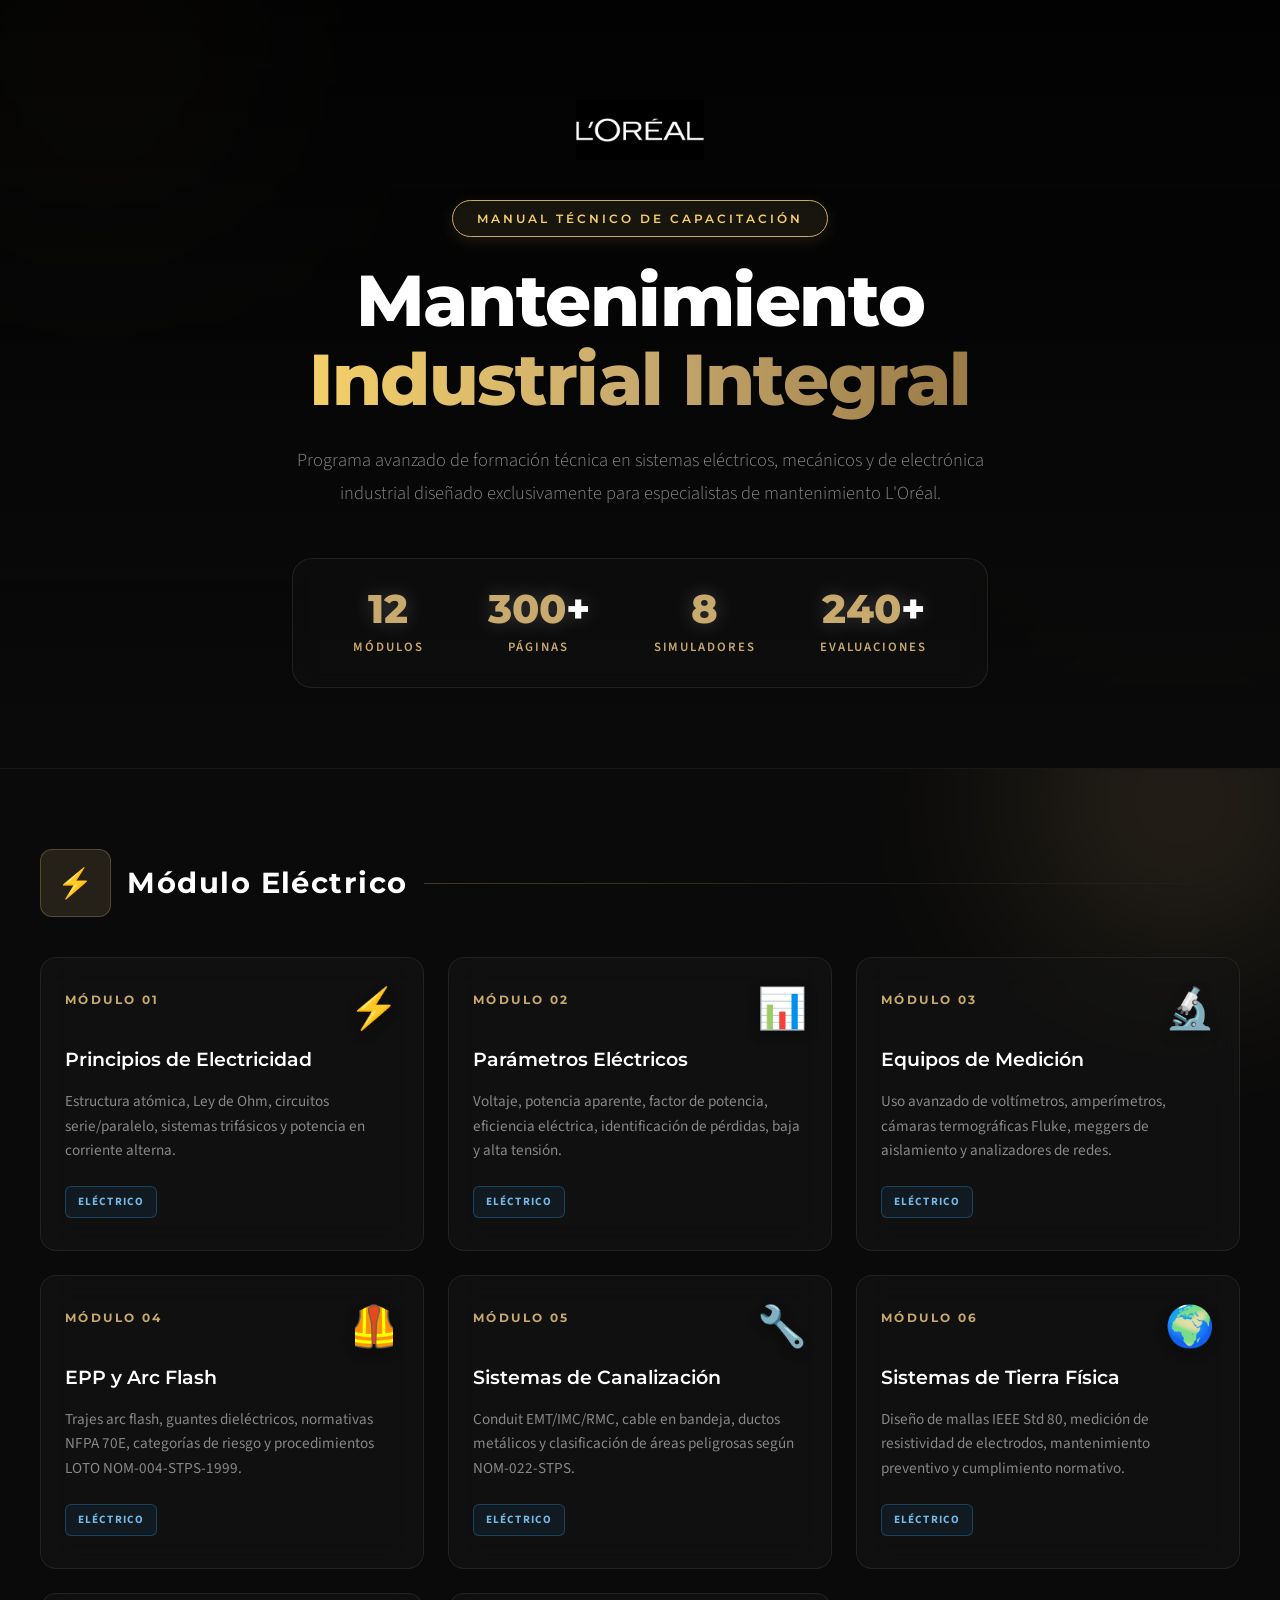
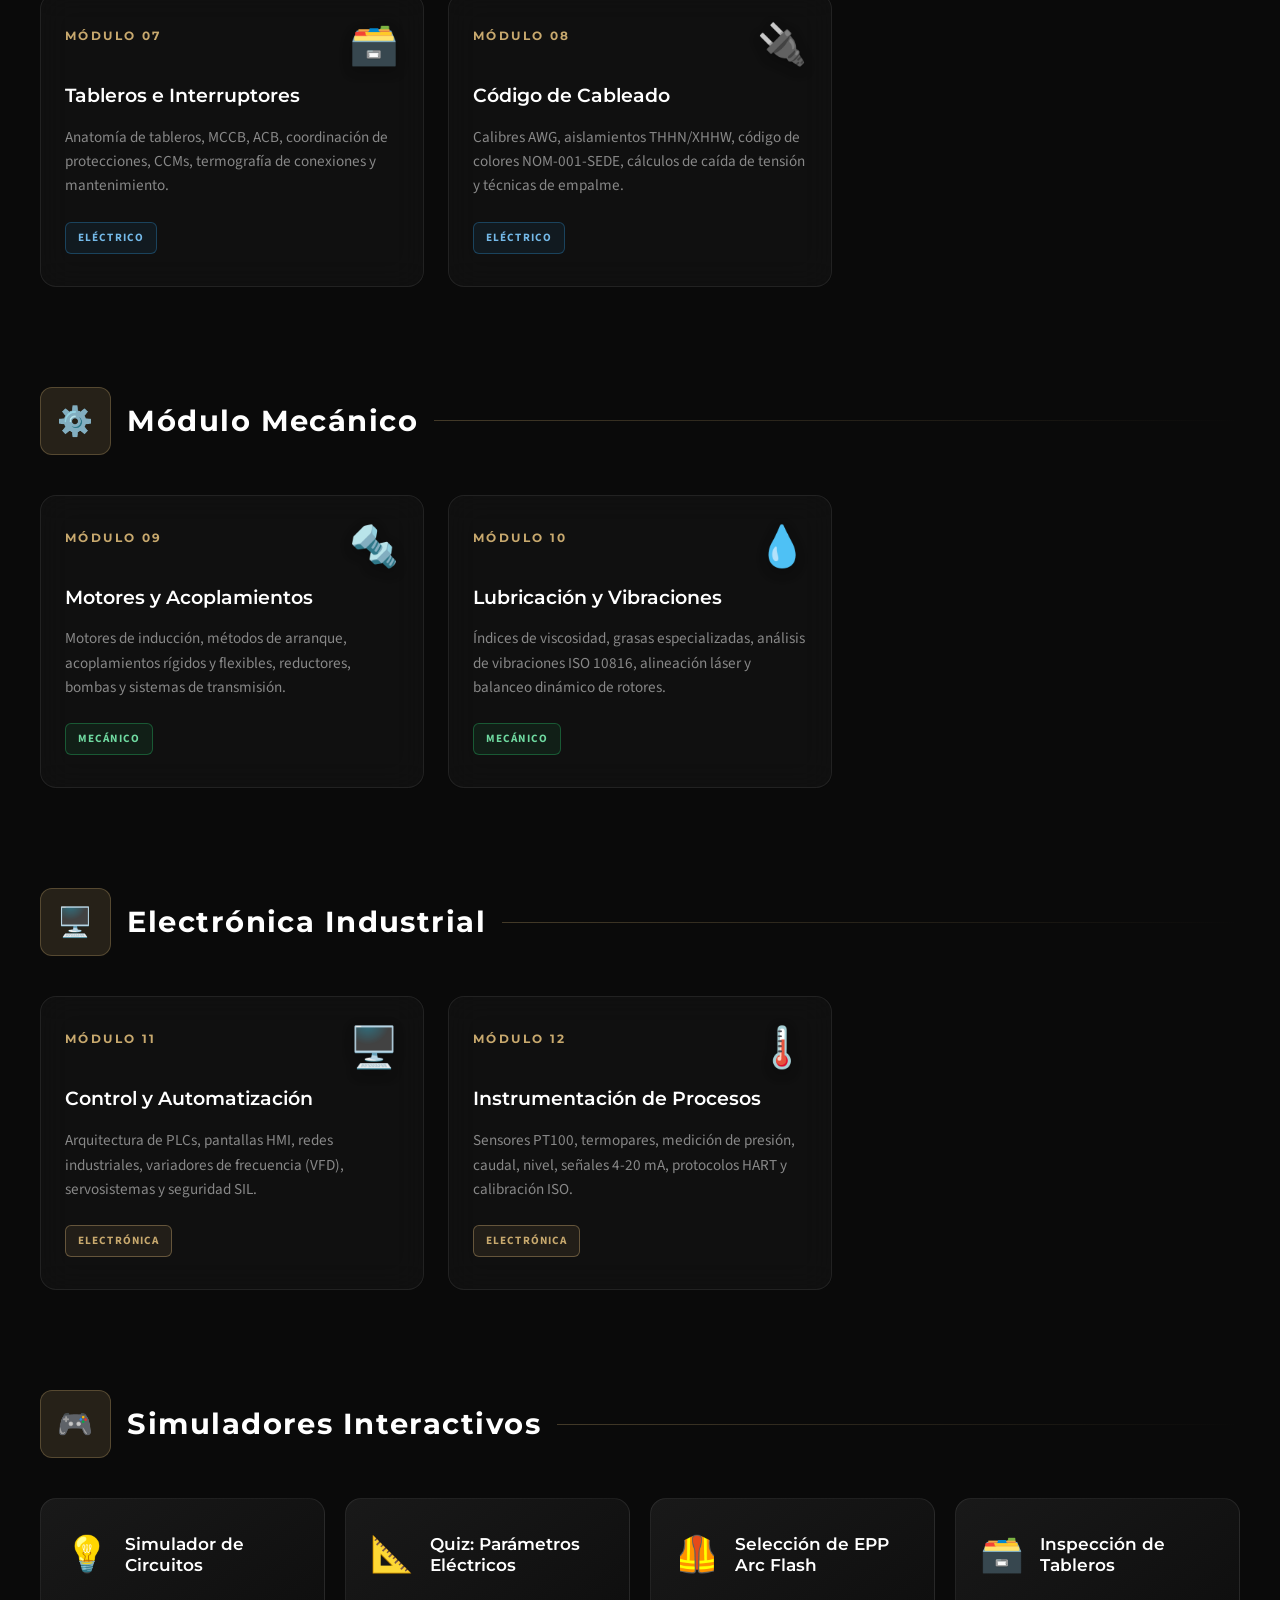
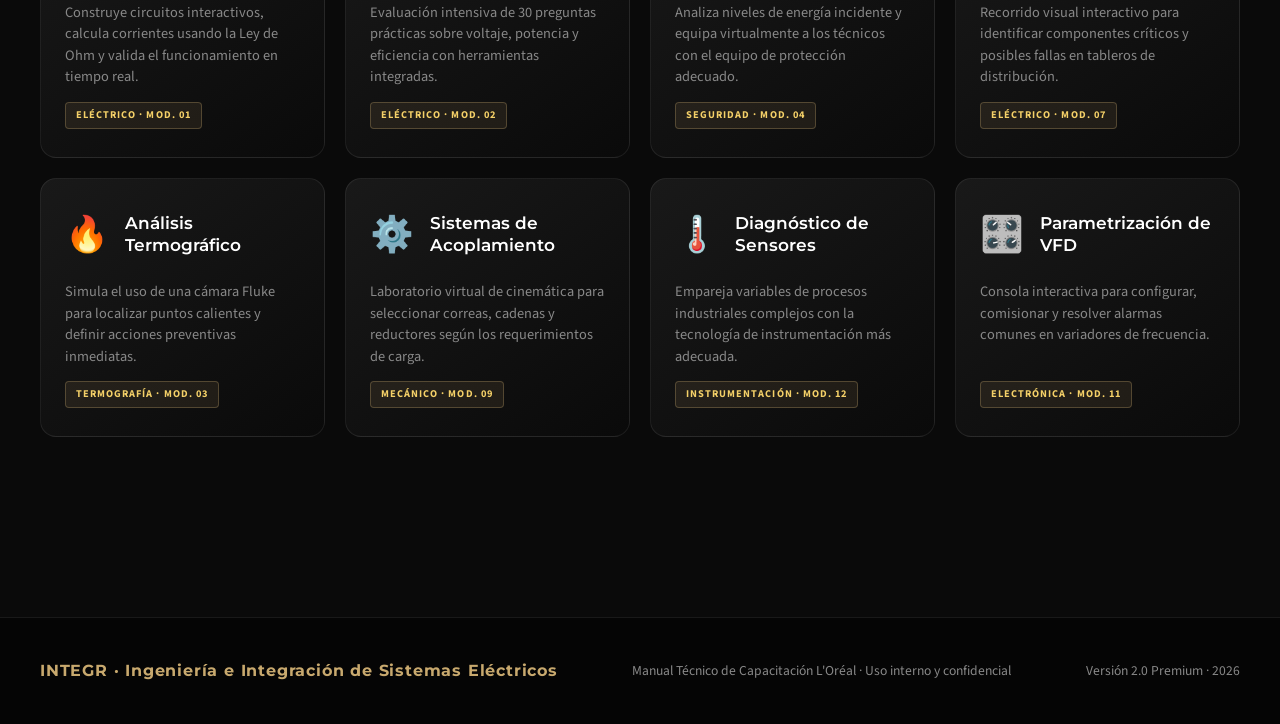
<file: manual_loreal/index.html>
<!DOCTYPE html>
<html lang="es">
<head>
  <meta charset="UTF-8" />
  <meta name="viewport" content="width=device-width, initial-scale=1.0" />
  <title>Manual Técnico de Mantenimiento — L'Oréal</title>
  <link rel="preconnect" href="https://fonts.googleapis.com" />
  <link href="https://fonts.googleapis.com/css2?family=Montserrat:wght@300;400;500;600;700;800;900&family=Source+Sans+Pro:wght@300;400;600;700&display=swap" rel="stylesheet" />
  <style>
    :root {
      --bg-dark: #0a0a0a;
      --bg-card: rgba(20, 20, 20, 0.6);
      --black: #000000;
      --white: #ffffff;
      --gold-light: #F4D068;
      --gold: #C8A96E;
      --gold-dark: #9A7A45;
      --gold-glow: rgba(200, 169, 110, 0.4);
      --gray-light: #e0e0e0;
      --gray-mid: #888888;
      --border-light: rgba(255, 255, 255, 0.08);
      --border-gold: rgba(200, 169, 110, 0.3);
      --font-head: 'Montserrat', sans-serif;
      --font-body: 'Source Sans Pro', sans-serif;
    }
    
    * { margin: 0; padding: 0; box-sizing: border-box; }
    
    body { 
      font-family: var(--font-body); 
      background-color: var(--bg-dark); 
      color: var(--gray-light); 
      min-height: 100vh;
      overflow-x: hidden;
      line-height: 1.6;
    }

    /* ── BACKGROUND GLOWS ── */
    .bg-glow {
      position: absolute;
      width: 600px;
      height: 600px;
      background: radial-gradient(circle, var(--gold-glow) 0%, transparent 60%);
      border-radius: 50%;
      filter: blur(80px);
      z-index: -1;
      opacity: 0.5;
      animation: pulse 10s infinite alternate;
    }
    .glow-1 { top: -200px; left: -200px; }
    .glow-2 { bottom: -200px; right: -200px; }

    @keyframes pulse {
      0% { transform: scale(1); opacity: 0.4; }
      100% { transform: scale(1.1); opacity: 0.6; }
    }

    /* ── HERO ── */
    .hero {
      position: relative;
      padding: 100px 40px 80px;
      text-align: center;
      display: flex;
      flex-direction: column;
      align-items: center;
      justify-content: center;
      min-height: 60vh;
      border-bottom: 1px solid var(--border-light);
      background: linear-gradient(180deg, rgba(0,0,0,0.8) 0%, var(--bg-dark) 100%);
      z-index: 1;
    }
    
    .hero-logo { 
      height: 60px; 
      filter: drop-shadow(0 0 10px rgba(255,255,255,0.2)) invert(1); 
      margin-bottom: 40px; 
      transition: transform 0.3s ease;
    }
    .hero-logo:hover { transform: scale(1.05); }

    .hero-tag {
      display: inline-block;
      border: 1px solid var(--gold);
      color: var(--gold-light);
      font-family: var(--font-head);
      font-size: 0.75rem;
      font-weight: 600;
      letter-spacing: 0.25em;
      text-transform: uppercase;
      padding: 8px 24px;
      border-radius: 30px;
      margin-bottom: 24px;
      background: rgba(200, 169, 110, 0.1);
      backdrop-filter: blur(4px);
      box-shadow: 0 4px 15px rgba(200, 169, 110, 0.15);
    }

    .hero h1 {
      font-family: var(--font-head);
      font-size: clamp(2.5rem, 6vw, 4.5rem);
      font-weight: 800;
      line-height: 1.1;
      letter-spacing: -0.02em;
      margin-bottom: 24px;
      color: var(--white);
    }
    
    .hero h1 span { 
      background: linear-gradient(90deg, var(--gold-light), var(--gold), var(--gold-dark));
      -webkit-background-clip: text;
      -webkit-text-fill-color: transparent;
      display: inline-block;
    }

    .hero-sub {
      font-size: 1.15rem;
      color: var(--gray-mid);
      max-width: 700px;
      margin: 0 auto 48px;
      line-height: 1.8;
      font-weight: 300;
    }

    .hero-stats {
      display: flex;
      justify-content: center;
      gap: 64px;
      flex-wrap: wrap;
      background: rgba(255, 255, 255, 0.02);
      padding: 30px 60px;
      border-radius: 20px;
      border: 1px solid var(--border-light);
      backdrop-filter: blur(10px);
    }

    .hs { text-align: center; }
    .hs-num {
      font-family: var(--font-head);
      font-size: 2.5rem;
      font-weight: 800;
      color: var(--white);
      line-height: 1;
      margin-bottom: 8px;
      text-shadow: 0 0 20px rgba(255,255,255,0.2);
    }
    .hs-num span { color: var(--gold); }
    .hs-lbl { 
      font-size: 0.8rem; 
      color: var(--gold); 
      text-transform: uppercase; 
      letter-spacing: 0.15em; 
      font-weight: 600;
    }

    /* ── SECTIONS ── */
    .container { 
      max-width: 1400px; 
      margin: 0 auto; 
      padding: 80px 40px; 
      position: relative;
      z-index: 1;
    }
    
    .section-title {
      font-family: var(--font-head);
      font-size: 1.8rem;
      font-weight: 700;
      letter-spacing: 0.05em;
      color: var(--white);
      margin-bottom: 40px;
      display: flex;
      align-items: center;
      gap: 16px;
    }
    
    .section-title::after {
      content: '';
      flex: 1;
      height: 1px;
      background: linear-gradient(90deg, var(--border-gold), transparent);
    }
    
    .section-title span {
      background: rgba(200, 169, 110, 0.15);
      padding: 10px 16px;
      border-radius: 12px;
      border: 1px solid var(--border-gold);
    }

    /* ── MODULE GRID (GLASSMORPHISM) ── */
    .module-grid {
      display: grid;
      grid-template-columns: repeat(auto-fill, minmax(300px, 1fr));
      gap: 24px;
      margin-bottom: 100px;
    }

    .module-card {
      background: var(--bg-card);
      backdrop-filter: blur(16px);
      -webkit-backdrop-filter: blur(16px);
      border: 1px solid var(--border-light);
      border-radius: 16px;
      padding: 32px 24px;
      text-decoration: none;
      color: var(--white);
      transition: all 0.4s cubic-bezier(0.175, 0.885, 0.32, 1.275);
      display: flex;
      flex-direction: column;
      gap: 16px;
      position: relative;
      overflow: hidden;
    }

    .module-card::before {
      content: '';
      position: absolute;
      top: 0; left: 0; width: 100%; height: 100%;
      background: radial-gradient(800px circle at var(--mouse-x, 50%) var(--mouse-y, 50%), rgba(255,255,255,0.06), transparent 40%);
      opacity: 0;
      transition: opacity 0.3s;
      z-index: 0;
      pointer-events: none;
    }

    .module-card:hover { 
      transform: translateY(-8px); 
      border-color: var(--gold); 
      box-shadow: 0 20px 40px rgba(0,0,0,0.5), 0 0 20px rgba(200, 169, 110, 0.2); 
    }
    
    .module-card:hover::before { opacity: 1; }

    .module-card > * { z-index: 1; position: relative; }

    .mc-header {
      display: flex;
      justify-content: space-between;
      align-items: flex-start;
    }

    .mc-num {
      font-family: var(--font-head);
      font-size: 0.75rem;
      font-weight: 700;
      letter-spacing: 0.2em;
      color: var(--gold);
      text-transform: uppercase;
    }

    .mc-icon { 
      font-size: 2.5rem; 
      line-height: 1; 
      filter: drop-shadow(0 4px 6px rgba(0,0,0,0.3));
    }

    .mc-title {
      font-family: var(--font-head);
      font-size: 1.2rem;
      font-weight: 600;
      line-height: 1.4;
      color: var(--white);
    }

    .mc-desc { 
      font-size: 0.95rem; 
      color: var(--gray-mid); 
      line-height: 1.6; 
      flex: 1; 
    }

    .mc-footer {
      display: flex;
      justify-content: space-between;
      align-items: center;
      margin-top: 8px;
    }

    .mc-tag {
      display: inline-block;
      font-size: 0.7rem;
      font-weight: 700;
      letter-spacing: 0.1em;
      text-transform: uppercase;
      padding: 6px 12px;
      border-radius: 6px;
    }
    .tag-elec { background: rgba(41,128,185,0.1); color: #74B9E8; border: 1px solid rgba(41,128,185,0.4); }
    .tag-mec  { background: rgba(39,174,96,0.1);  color: #6FD9A0; border: 1px solid rgba(39,174,96,0.4); }
    .tag-elind{ background: rgba(200,169,110,0.1); color: var(--gold); border: 1px solid rgba(200,169,110,0.4); }

    .mc-arrow {
      color: var(--gold);
      font-size: 1.2rem;
      opacity: 0;
      transform: translateX(-10px);
      transition: all 0.3s ease;
    }

    .module-card:hover .mc-arrow {
      opacity: 1;
      transform: translateX(0);
    }

    /* ── GAMES GRID ── */
    .game-grid {
      display: grid;
      grid-template-columns: repeat(auto-fill, minmax(280px, 1fr));
      gap: 20px;
      margin-bottom: 100px;
    }

    .game-card {
      background: linear-gradient(145deg, rgba(30,30,30,0.8) 0%, rgba(10,10,10,0.9) 100%);
      border: 1px solid var(--border-light);
      border-radius: 16px;
      padding: 28px 24px;
      text-decoration: none;
      color: var(--white);
      transition: all 0.3s ease;
      display: flex;
      flex-direction: column;
      gap: 14px;
      position: relative;
    }
    
    .game-card::after {
      content: '';
      position: absolute;
      top: 0; left: 0; width: 100%; height: 100%;
      border-radius: 16px;
      box-shadow: inset 0 0 0 1px var(--gold);
      opacity: 0;
      transition: opacity 0.3s ease;
    }

    .game-card:hover { 
      transform: translateY(-5px); 
    }
    .game-card:hover::after {
      opacity: 1;
    }

    .gc-header {
      display: flex;
      align-items: center;
      gap: 16px;
    }

    .gc-icon { font-size: 2.2rem; }
    
    .gc-title { 
      font-family: var(--font-head); 
      font-size: 1.05rem; 
      font-weight: 600; 
      line-height: 1.3; 
    }
    
    .gc-desc { 
      font-size: 0.9rem; 
      color: var(--gray-mid); 
      line-height: 1.5; 
      flex: 1; 
      margin-top: 4px;
    }
    
    .gc-badge {
      font-size: 0.65rem;
      font-weight: 700;
      letter-spacing: 0.1em;
      text-transform: uppercase;
      color: var(--gold-light);
      background: rgba(200, 169, 110, 0.1);
      border: 1px solid rgba(200,169,110,0.3);
      padding: 4px 10px;
      border-radius: 4px;
      align-self: flex-start;
      margin-top: auto;
    }

    /* ── FOOTER ── */
    .doc-footer {
      background: #050505;
      border-top: 1px solid var(--border-light);
      padding: 40px;
      display: flex;
      justify-content: space-between;
      align-items: center;
      flex-wrap: wrap;
      gap: 20px;
      font-size: 0.85rem;
      color: var(--gray-mid);
      position: relative;
      z-index: 1;
    }
    
    .df-brand { 
      font-family: var(--font-head); 
      font-weight: 700; 
      color: var(--gold); 
      font-size: 1rem; 
      letter-spacing: 0.05em;
    }

    @media (max-width: 768px) {
      .hero { padding: 80px 20px 60px; }
      .hero-stats { gap: 32px; padding: 24px; }
      .container { padding: 60px 20px; }
      .module-grid, .game-grid { grid-template-columns: 1fr; }
      .doc-footer { flex-direction: column; text-align: center; }
    }
  </style>
</head>
<body>

  <!-- Background Glow Effects -->
  <div class="bg-glow glow-1"></div>
  <div class="bg-glow glow-2"></div>

  <header class="hero">
    <img src="img/image.png" alt="L'Oréal" class="hero-logo" />
    <div class="hero-tag">Manual Técnico de Capacitación</div>
    <h1>Mantenimiento<br /><span>Industrial Integral</span></h1>
    <p class="hero-sub">Programa avanzado de formación técnica en sistemas eléctricos, mecánicos y de electrónica industrial diseñado exclusivamente para especialistas de mantenimiento L'Oréal.</p>
    
    <div class="hero-stats">
      <div class="hs"><div class="hs-num"><span>12</span></div><div class="hs-lbl">Módulos</div></div>
      <div class="hs"><div class="hs-num"><span>300</span>+</div><div class="hs-lbl">Páginas</div></div>
      <div class="hs"><div class="hs-num"><span>8</span></div><div class="hs-lbl">Simuladores</div></div>
      <div class="hs"><div class="hs-num"><span>240</span>+</div><div class="hs-lbl">Evaluaciones</div></div>
    </div>
  </header>

  <main class="container">

    <!-- MÓDULO ELÉCTRICO -->
    <h2 class="section-title"><span>⚡</span> Módulo Eléctrico</h2>
    <div class="module-grid">
      <a href="modulos/01_principios_electricidad.html" class="module-card">
        <div class="mc-header">
          <div class="mc-num">Módulo 01</div>
          <div class="mc-icon">⚡</div>
        </div>
        <div class="mc-title">Principios de Electricidad</div>
        <div class="mc-desc">Estructura atómica, Ley de Ohm, circuitos serie/paralelo, sistemas trifásicos y potencia en corriente alterna.</div>
        <div class="mc-footer">
          <span class="mc-tag tag-elec">Eléctrico</span>
          <span class="mc-arrow">➔</span>
        </div>
      </a>
      
      <a href="modulos/02_parametros_electricos.html" class="module-card">
        <div class="mc-header">
          <div class="mc-num">Módulo 02</div>
          <div class="mc-icon">📊</div>
        </div>
        <div class="mc-title">Parámetros Eléctricos</div>
        <div class="mc-desc">Voltaje, potencia aparente, factor de potencia, eficiencia eléctrica, identificación de pérdidas, baja y alta tensión.</div>
        <div class="mc-footer">
          <span class="mc-tag tag-elec">Eléctrico</span>
          <span class="mc-arrow">➔</span>
        </div>
      </a>
      
      <a href="modulos/03_equipos_medicion.html" class="module-card">
        <div class="mc-header">
          <div class="mc-num">Módulo 03</div>
          <div class="mc-icon">🔬</div>
        </div>
        <div class="mc-title">Equipos de Medición</div>
        <div class="mc-desc">Uso avanzado de voltímetros, amperímetros, cámaras termográficas Fluke, meggers de aislamiento y analizadores de redes.</div>
        <div class="mc-footer">
          <span class="mc-tag tag-elec">Eléctrico</span>
          <span class="mc-arrow">➔</span>
        </div>
      </a>
      
      <a href="modulos/04_epp_arcflash.html" class="module-card">
        <div class="mc-header">
          <div class="mc-num">Módulo 04</div>
          <div class="mc-icon">🦺</div>
        </div>
        <div class="mc-title">EPP y Arc Flash</div>
        <div class="mc-desc">Trajes arc flash, guantes dieléctricos, normativas NFPA 70E, categorías de riesgo y procedimientos LOTO NOM-004-STPS-1999.</div>
        <div class="mc-footer">
          <span class="mc-tag tag-elec">Eléctrico</span>
          <span class="mc-arrow">➔</span>
        </div>
      </a>
      
      <a href="modulos/05_canalizaciones.html" class="module-card">
        <div class="mc-header">
          <div class="mc-num">Módulo 05</div>
          <div class="mc-icon">🔧</div>
        </div>
        <div class="mc-title">Sistemas de Canalización</div>
        <div class="mc-desc">Conduit EMT/IMC/RMC, cable en bandeja, ductos metálicos y clasificación de áreas peligrosas según NOM-022-STPS.</div>
        <div class="mc-footer">
          <span class="mc-tag tag-elec">Eléctrico</span>
          <span class="mc-arrow">➔</span>
        </div>
      </a>
      
      <a href="modulos/06_sistema_tierra.html" class="module-card">
        <div class="mc-header">
          <div class="mc-num">Módulo 06</div>
          <div class="mc-icon">🌍</div>
        </div>
        <div class="mc-title">Sistemas de Tierra Física</div>
        <div class="mc-desc">Diseño de mallas IEEE Std 80, medición de resistividad de electrodos, mantenimiento preventivo y cumplimiento normativo.</div>
        <div class="mc-footer">
          <span class="mc-tag tag-elec">Eléctrico</span>
          <span class="mc-arrow">➔</span>
        </div>
      </a>
      
      <a href="modulos/07_tableros_interruptores.html" class="module-card">
        <div class="mc-header">
          <div class="mc-num">Módulo 07</div>
          <div class="mc-icon">🗃️</div>
        </div>
        <div class="mc-title">Tableros e Interruptores</div>
        <div class="mc-desc">Anatomía de tableros, MCCB, ACB, coordinación de protecciones, CCMs, termografía de conexiones y mantenimiento.</div>
        <div class="mc-footer">
          <span class="mc-tag tag-elec">Eléctrico</span>
          <span class="mc-arrow">➔</span>
        </div>
      </a>
      
      <a href="modulos/08_codigo_cableado.html" class="module-card">
        <div class="mc-header">
          <div class="mc-num">Módulo 08</div>
          <div class="mc-icon">🔌</div>
        </div>
        <div class="mc-title">Código de Cableado</div>
        <div class="mc-desc">Calibres AWG, aislamientos THHN/XHHW, código de colores NOM-001-SEDE, cálculos de caída de tensión y técnicas de empalme.</div>
        <div class="mc-footer">
          <span class="mc-tag tag-elec">Eléctrico</span>
          <span class="mc-arrow">➔</span>
        </div>
      </a>
    </div>

    <!-- MÓDULO MECÁNICO -->
    <h2 class="section-title"><span>⚙️</span> Módulo Mecánico</h2>
    <div class="module-grid">
      <a href="modulos/09_motores_acoplamiento.html" class="module-card">
        <div class="mc-header">
          <div class="mc-num">Módulo 09</div>
          <div class="mc-icon">🔩</div>
        </div>
        <div class="mc-title">Motores y Acoplamientos</div>
        <div class="mc-desc">Motores de inducción, métodos de arranque, acoplamientos rígidos y flexibles, reductores, bombas y sistemas de transmisión.</div>
        <div class="mc-footer">
          <span class="mc-tag tag-mec">Mecánico</span>
          <span class="mc-arrow">➔</span>
        </div>
      </a>
      
      <a href="modulos/10_lubricacion_vibracion.html" class="module-card">
        <div class="mc-header">
          <div class="mc-num">Módulo 10</div>
          <div class="mc-icon">💧</div>
        </div>
        <div class="mc-title">Lubricación y Vibraciones</div>
        <div class="mc-desc">Índices de viscosidad, grasas especializadas, análisis de vibraciones ISO 10816, alineación láser y balanceo dinámico de rotores.</div>
        <div class="mc-footer">
          <span class="mc-tag tag-mec">Mecánico</span>
          <span class="mc-arrow">➔</span>
        </div>
      </a>
    </div>

    <!-- MÓDULO ELECTRÓNICA INDUSTRIAL -->
    <h2 class="section-title"><span>🖥️</span> Electrónica Industrial</h2>
    <div class="module-grid">
      <a href="modulos/11_electronica_industrial.html" class="module-card">
        <div class="mc-header">
          <div class="mc-num">Módulo 11</div>
          <div class="mc-icon">🖥️</div>
        </div>
        <div class="mc-title">Control y Automatización</div>
        <div class="mc-desc">Arquitectura de PLCs, pantallas HMI, redes industriales, variadores de frecuencia (VFD), servosistemas y seguridad SIL.</div>
        <div class="mc-footer">
          <span class="mc-tag tag-elind">Electrónica</span>
          <span class="mc-arrow">➔</span>
        </div>
      </a>
      
      <a href="modulos/12_instrumentacion.html" class="module-card">
        <div class="mc-header">
          <div class="mc-num">Módulo 12</div>
          <div class="mc-icon">🌡️</div>
        </div>
        <div class="mc-title">Instrumentación de Procesos</div>
        <div class="mc-desc">Sensores PT100, termopares, medición de presión, caudal, nivel, señales 4-20 mA, protocolos HART y calibración ISO.</div>
        <div class="mc-footer">
          <span class="mc-tag tag-elind">Electrónica</span>
          <span class="mc-arrow">➔</span>
        </div>
      </a>
    </div>

    <!-- JUEGOS INTERACTIVOS -->
    <h2 class="section-title"><span>🎮</span> Simuladores Interactivos</h2>
    <div class="game-grid">
      <a href="juegos/circuitos.html" class="game-card">
        <div class="gc-header">
          <div class="gc-icon">💡</div>
          <div class="gc-title">Simulador de Circuitos</div>
        </div>
        <div class="gc-desc">Construye circuitos interactivos, calcula corrientes usando la Ley de Ohm y valida el funcionamiento en tiempo real.</div>
        <span class="gc-badge">Eléctrico · Mod. 01</span>
      </a>
      
      <a href="juegos/parametros_quiz.html" class="game-card">
        <div class="gc-header">
          <div class="gc-icon">📐</div>
          <div class="gc-title">Quiz: Parámetros Eléctricos</div>
        </div>
        <div class="gc-desc">Evaluación intensiva de 30 preguntas prácticas sobre voltaje, potencia y eficiencia con herramientas integradas.</div>
        <span class="gc-badge">Eléctrico · Mod. 02</span>
      </a>
      
      <a href="juegos/arcflash_epp.html" class="game-card">
        <div class="gc-header">
          <div class="gc-icon">🦺</div>
          <div class="gc-title">Selección de EPP Arc Flash</div>
        </div>
        <div class="gc-desc">Analiza niveles de energía incidente y equipa virtualmente a los técnicos con el equipo de protección adecuado.</div>
        <span class="gc-badge">Seguridad · Mod. 04</span>
      </a>
      
      <a href="juegos/tableros_id.html" class="game-card">
        <div class="gc-header">
          <div class="gc-icon">🗃️</div>
          <div class="gc-title">Inspección de Tableros</div>
        </div>
        <div class="gc-desc">Recorrido visual interactivo para identificar componentes críticos y posibles fallas en tableros de distribución.</div>
        <span class="gc-badge">Eléctrico · Mod. 07</span>
      </a>
      
      <a href="juegos/termografia_juego.html" class="game-card">
        <div class="gc-header">
          <div class="gc-icon">🔥</div>
          <div class="gc-title">Análisis Termográfico</div>
        </div>
        <div class="gc-desc">Simula el uso de una cámara Fluke para localizar puntos calientes y definir acciones preventivas inmediatas.</div>
        <span class="gc-badge">Termografía · Mod. 03</span>
      </a>
      
      <a href="juegos/acoplamiento_juego.html" class="game-card">
        <div class="gc-header">
          <div class="gc-icon">⚙️</div>
          <div class="gc-title">Sistemas de Acoplamiento</div>
        </div>
        <div class="gc-desc">Laboratorio virtual de cinemática para seleccionar correas, cadenas y reductores según los requerimientos de carga.</div>
        <span class="gc-badge">Mecánico · Mod. 09</span>
      </a>
      
      <a href="juegos/sensores_quiz.html" class="game-card">
        <div class="gc-header">
          <div class="gc-icon">🌡️</div>
          <div class="gc-title">Diagnóstico de Sensores</div>
        </div>
        <div class="gc-desc">Empareja variables de procesos industriales complejos con la tecnología de instrumentación más adecuada.</div>
        <span class="gc-badge">Instrumentación · Mod. 12</span>
      </a>
      
      <a href="juegos/drive_simulador.html" class="game-card">
        <div class="gc-header">
          <div class="gc-icon">🎛️</div>
          <div class="gc-title">Parametrización de VFD</div>
        </div>
        <div class="gc-desc">Consola interactiva para configurar, comisionar y resolver alarmas comunes en variadores de frecuencia.</div>
        <span class="gc-badge">Electrónica · Mod. 11</span>
      </a>
    </div>

  </main>

  <footer class="doc-footer">
    <div class="df-brand">INTEGR · Ingeniería e Integración de Sistemas Eléctricos</div>
    <div>Manual Técnico de Capacitación L'Oréal · Uso interno y confidencial</div>
    <div>Versión 2.0 Premium · 2026</div>
  </footer>

  <script>
    // Efecto de seguimiento del ratón para el fondo brillante de las tarjetas
    document.querySelectorAll('.module-card').forEach(card => {
      card.addEventListener('mousemove', e => {
        const rect = card.getBoundingClientRect();
        const x = e.clientX - rect.left;
        const y = e.clientY - rect.top;
        card.style.setProperty('--mouse-x', `${x}px`);
        card.style.setProperty('--mouse-y', `${y}px`);
      });
    });
  </script>
</body>
</html>
</file>
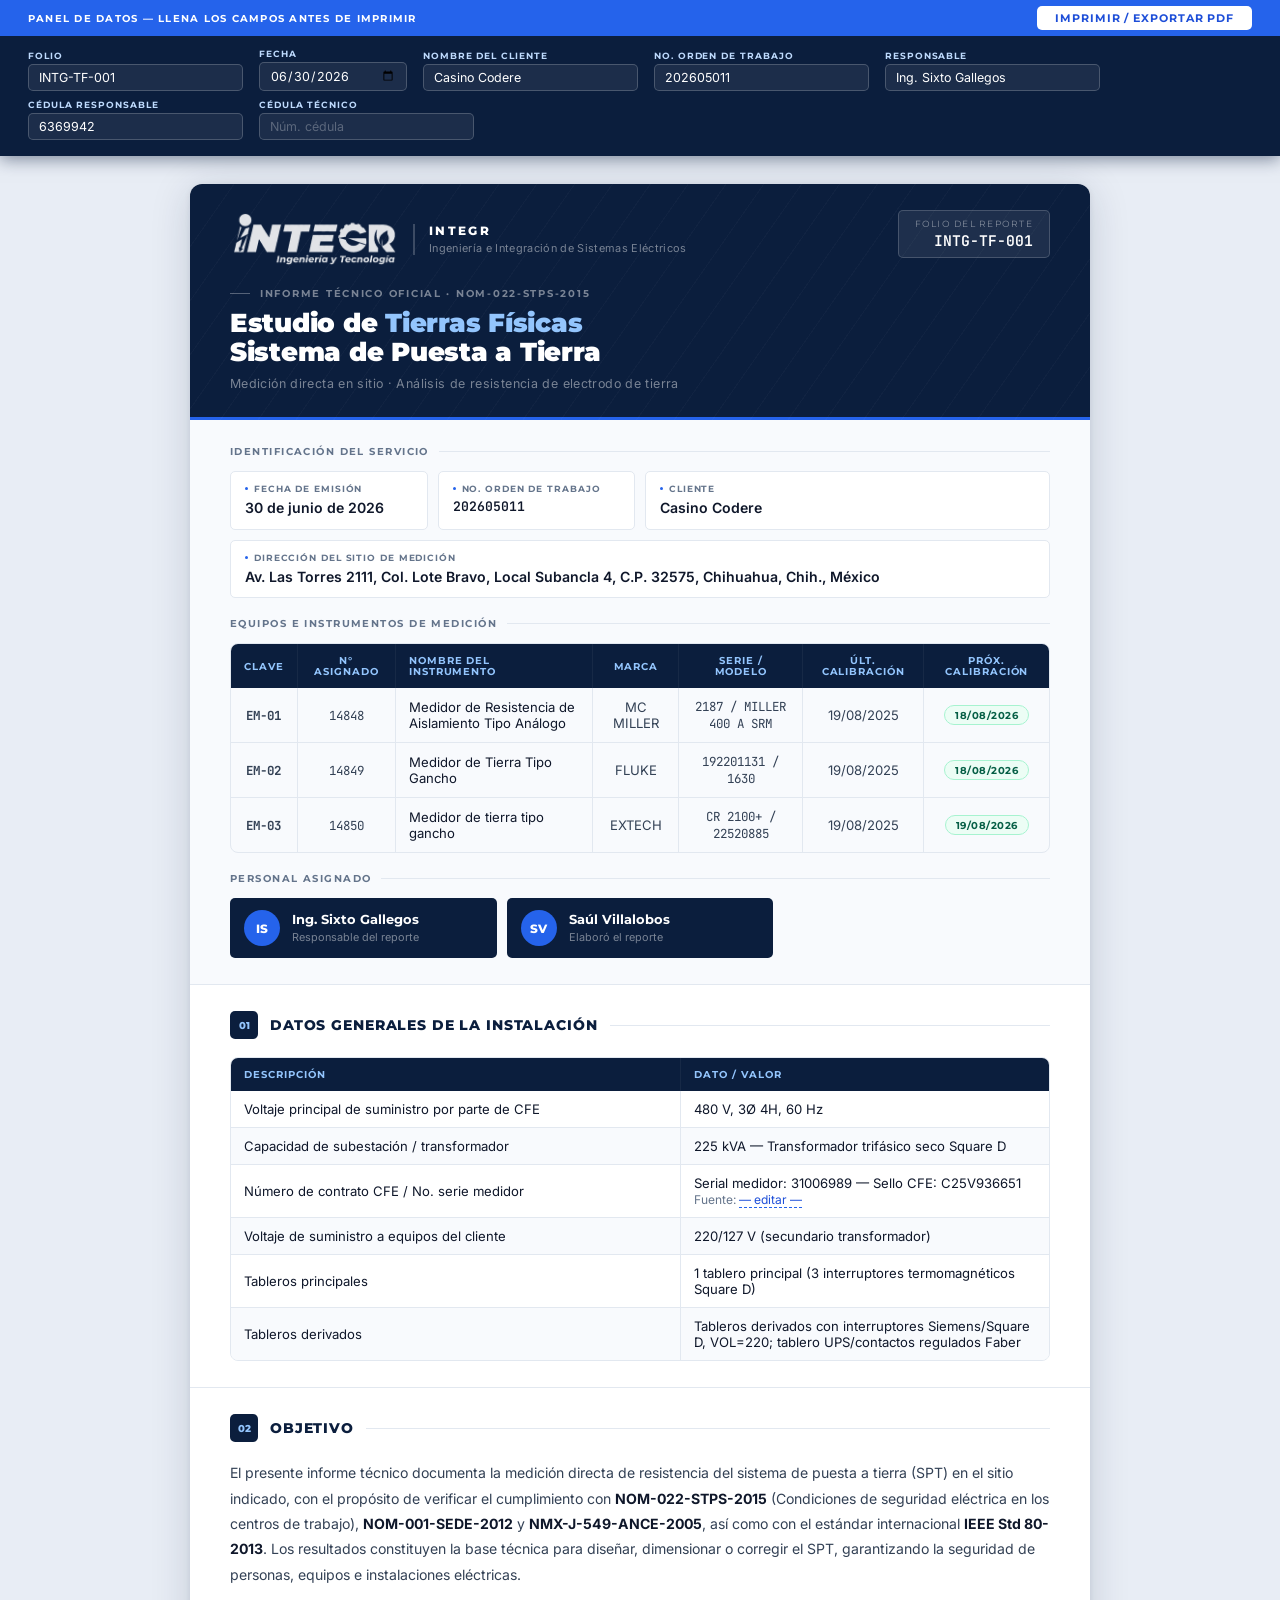
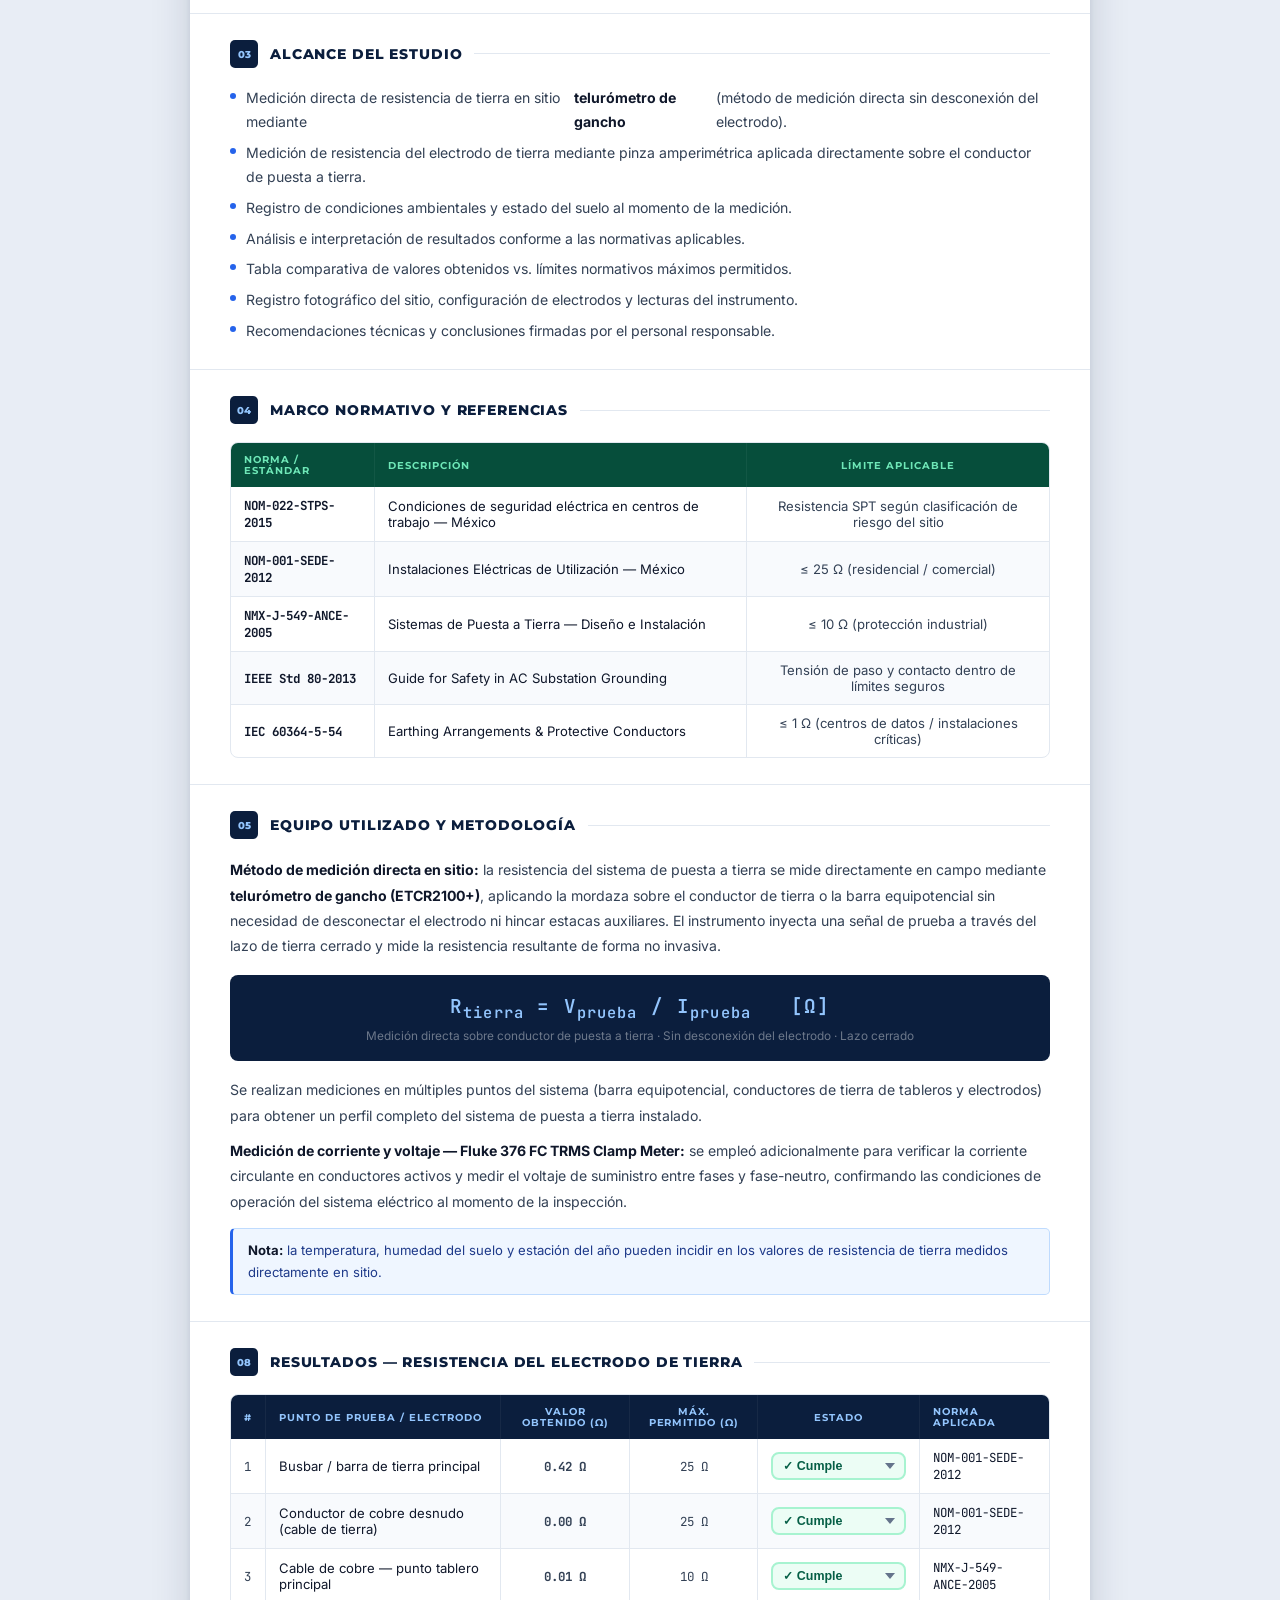
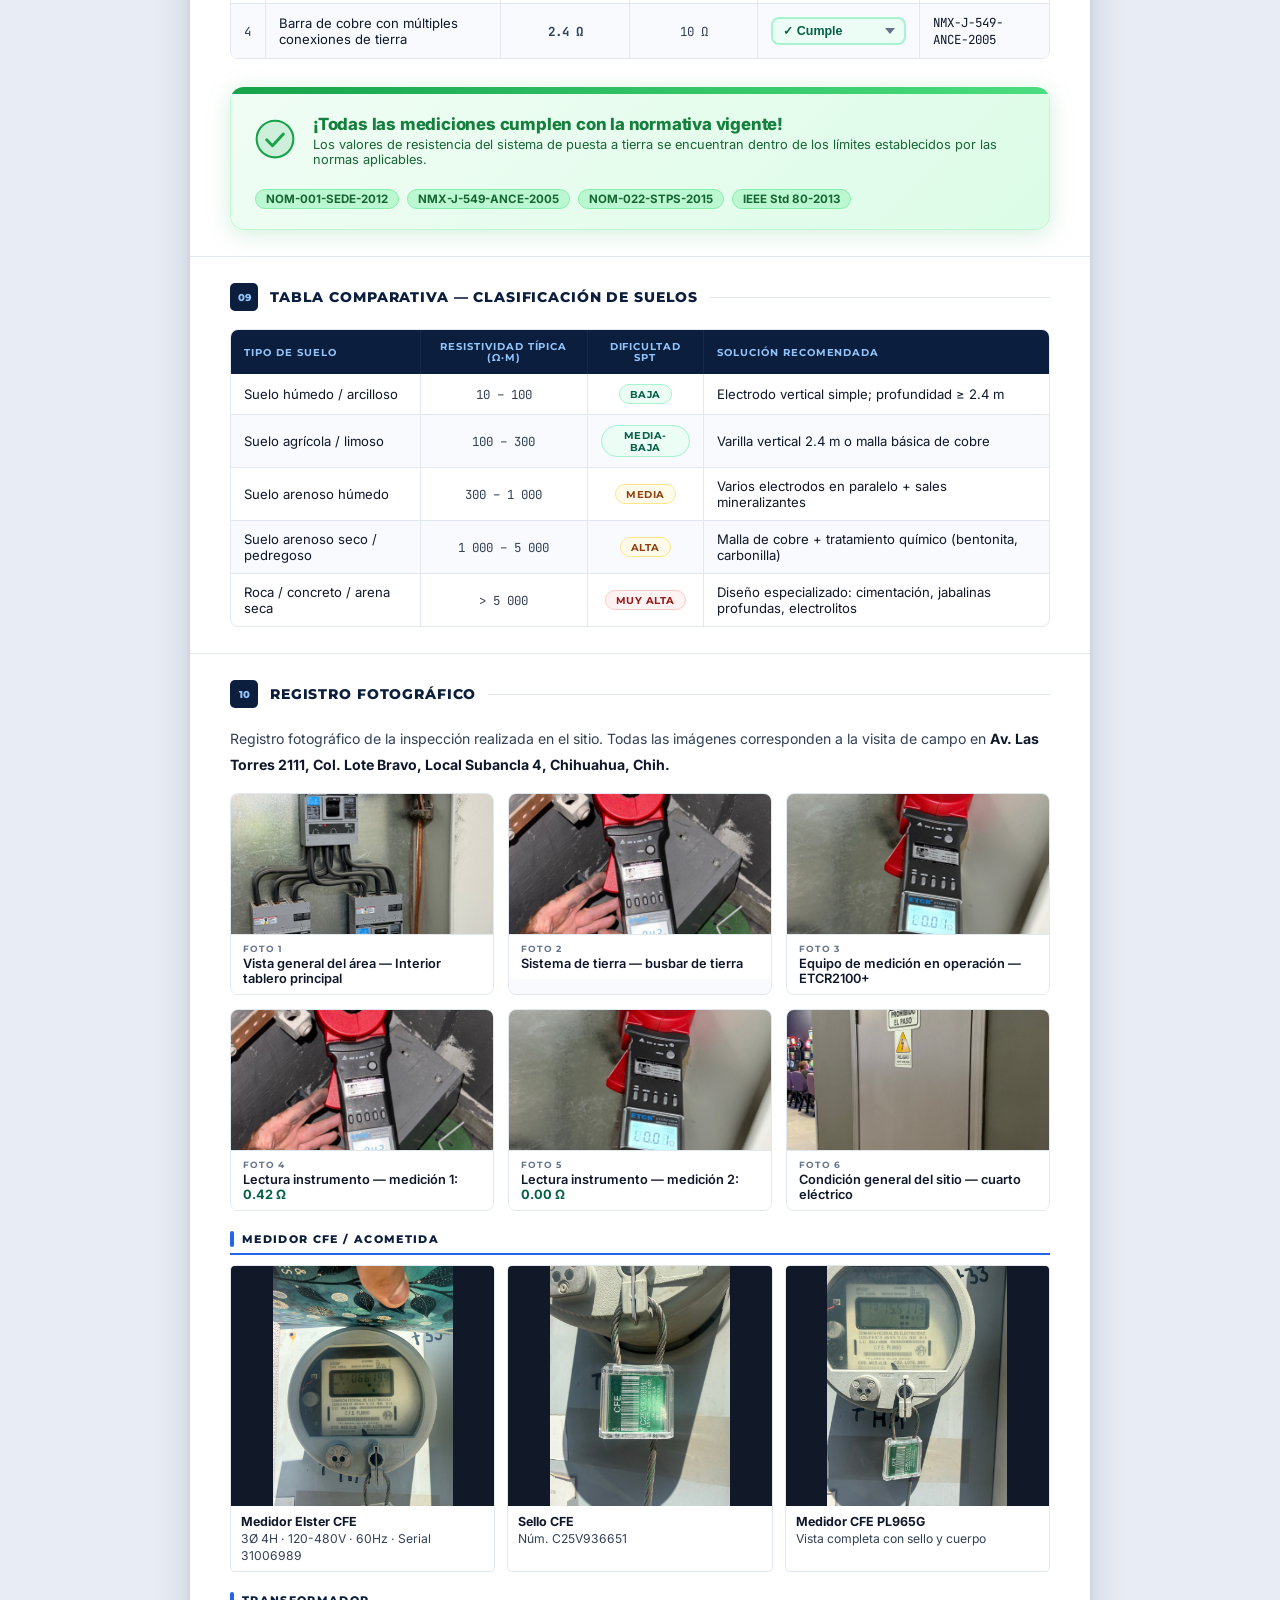
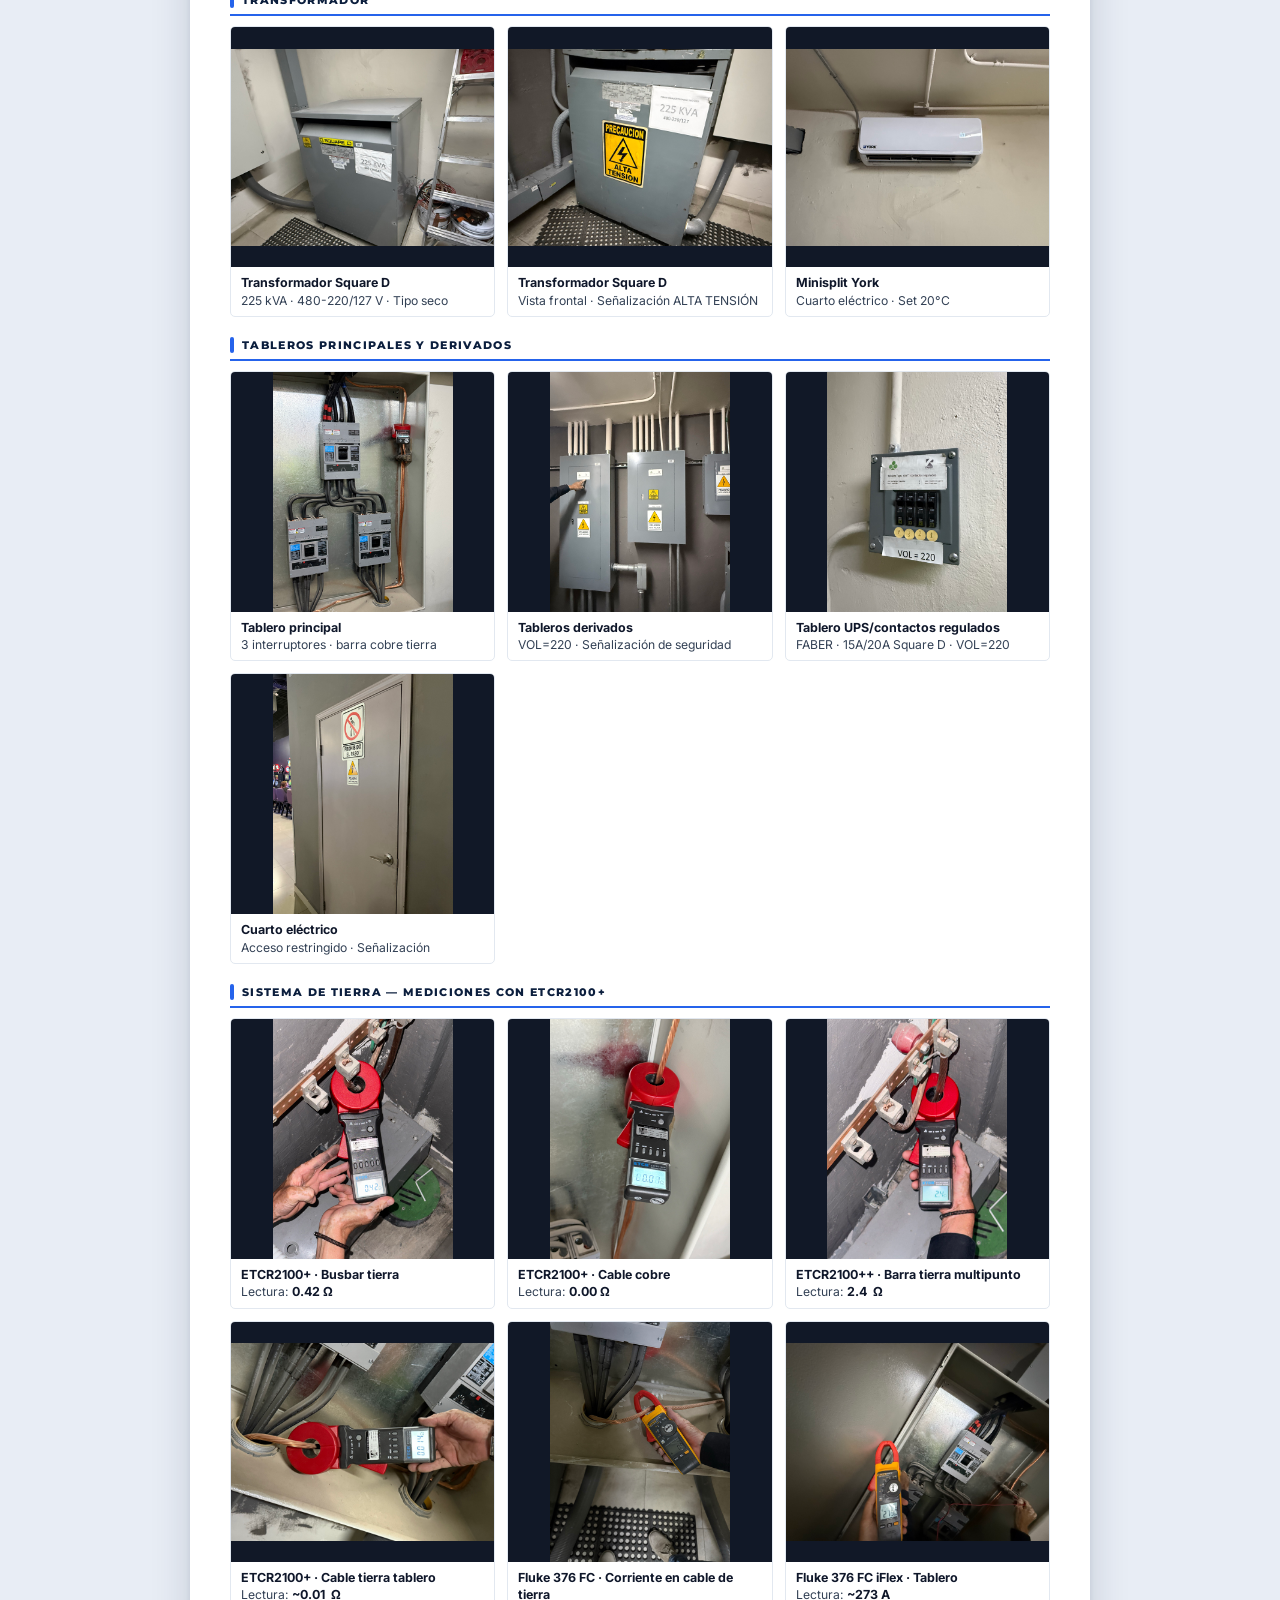
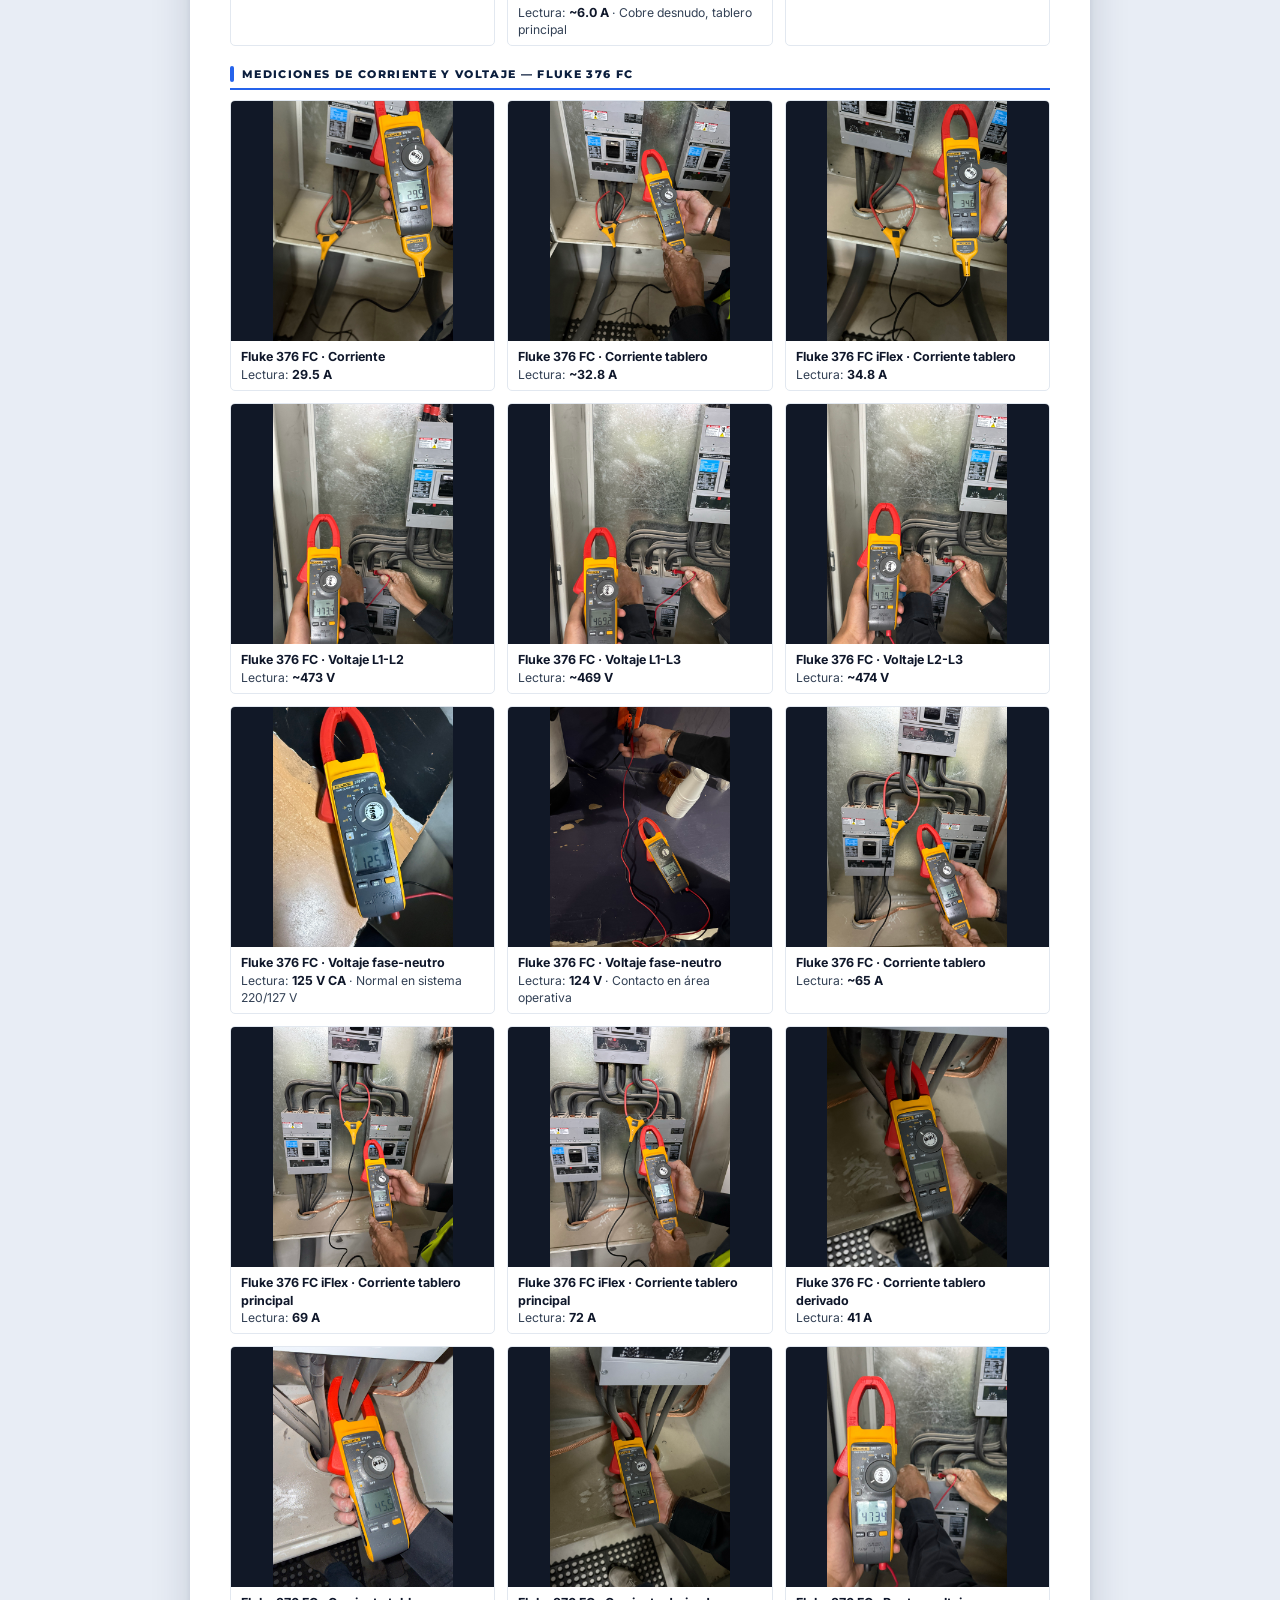
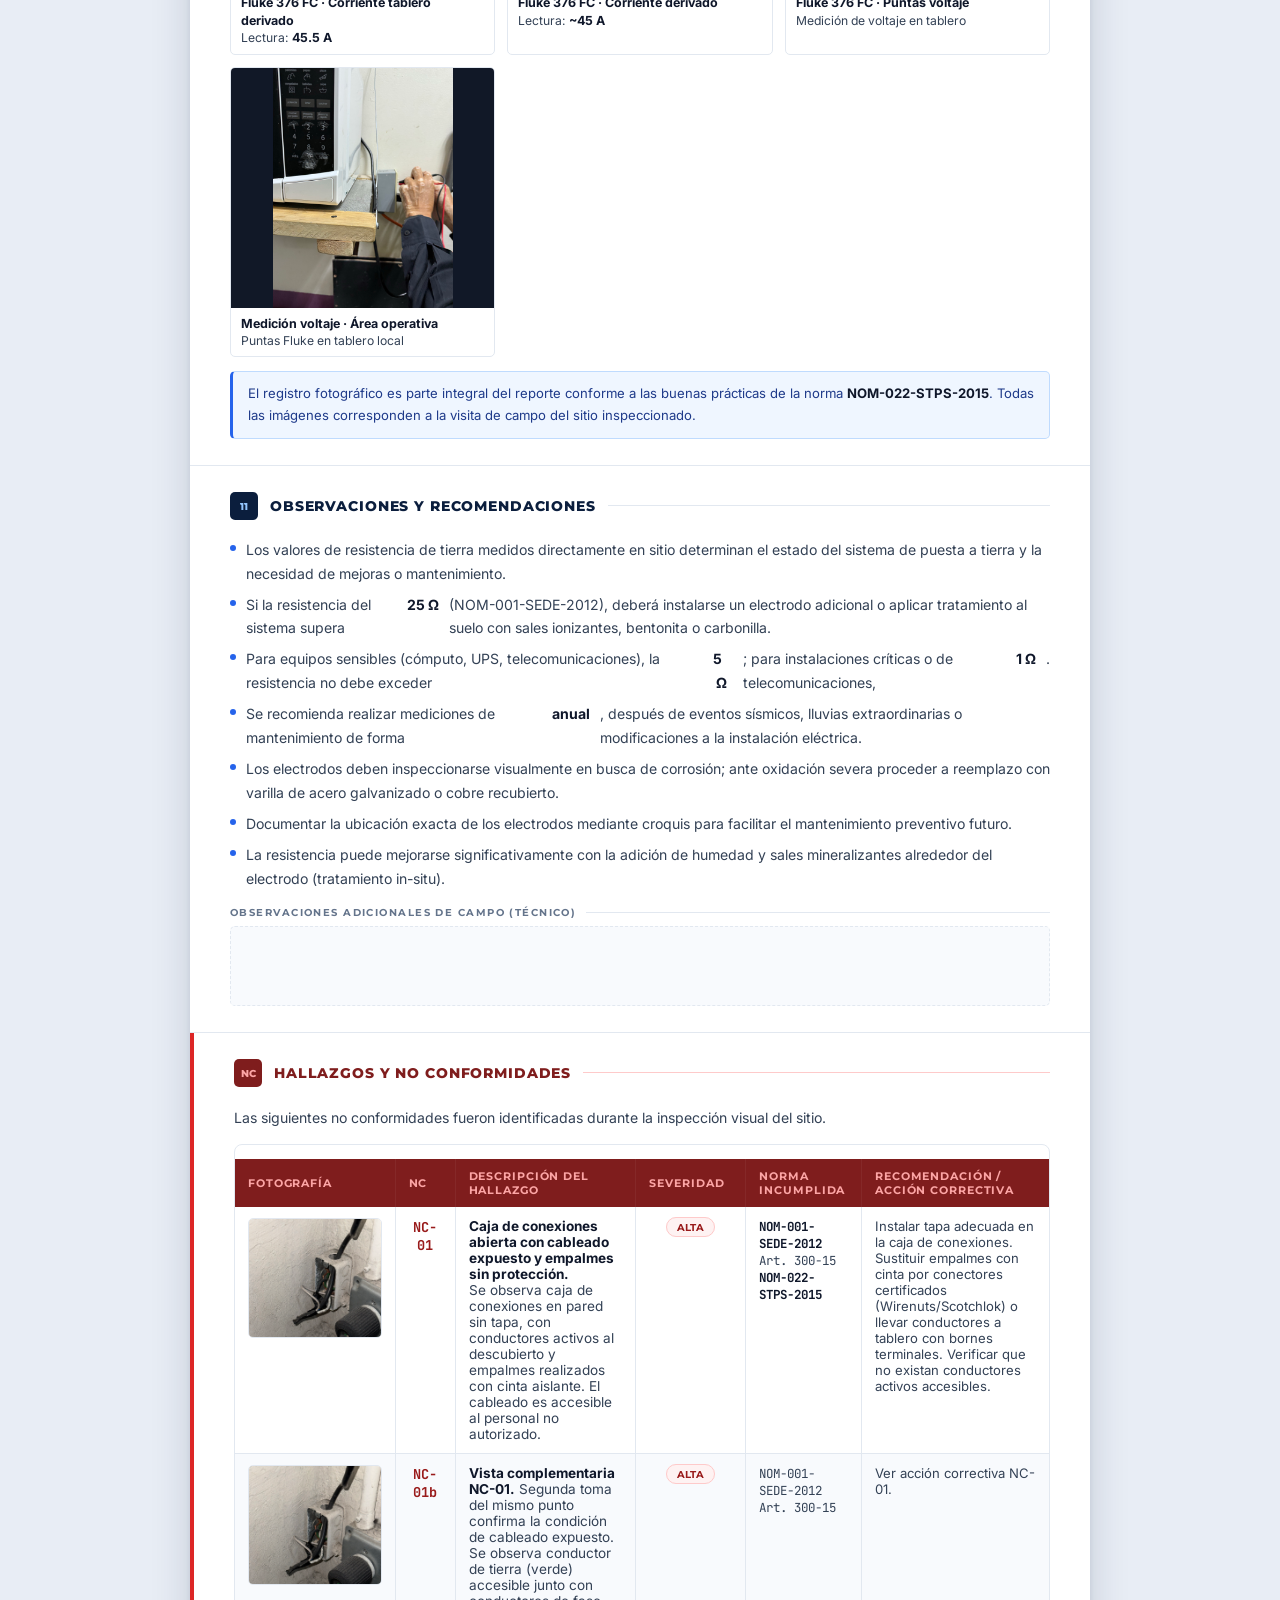
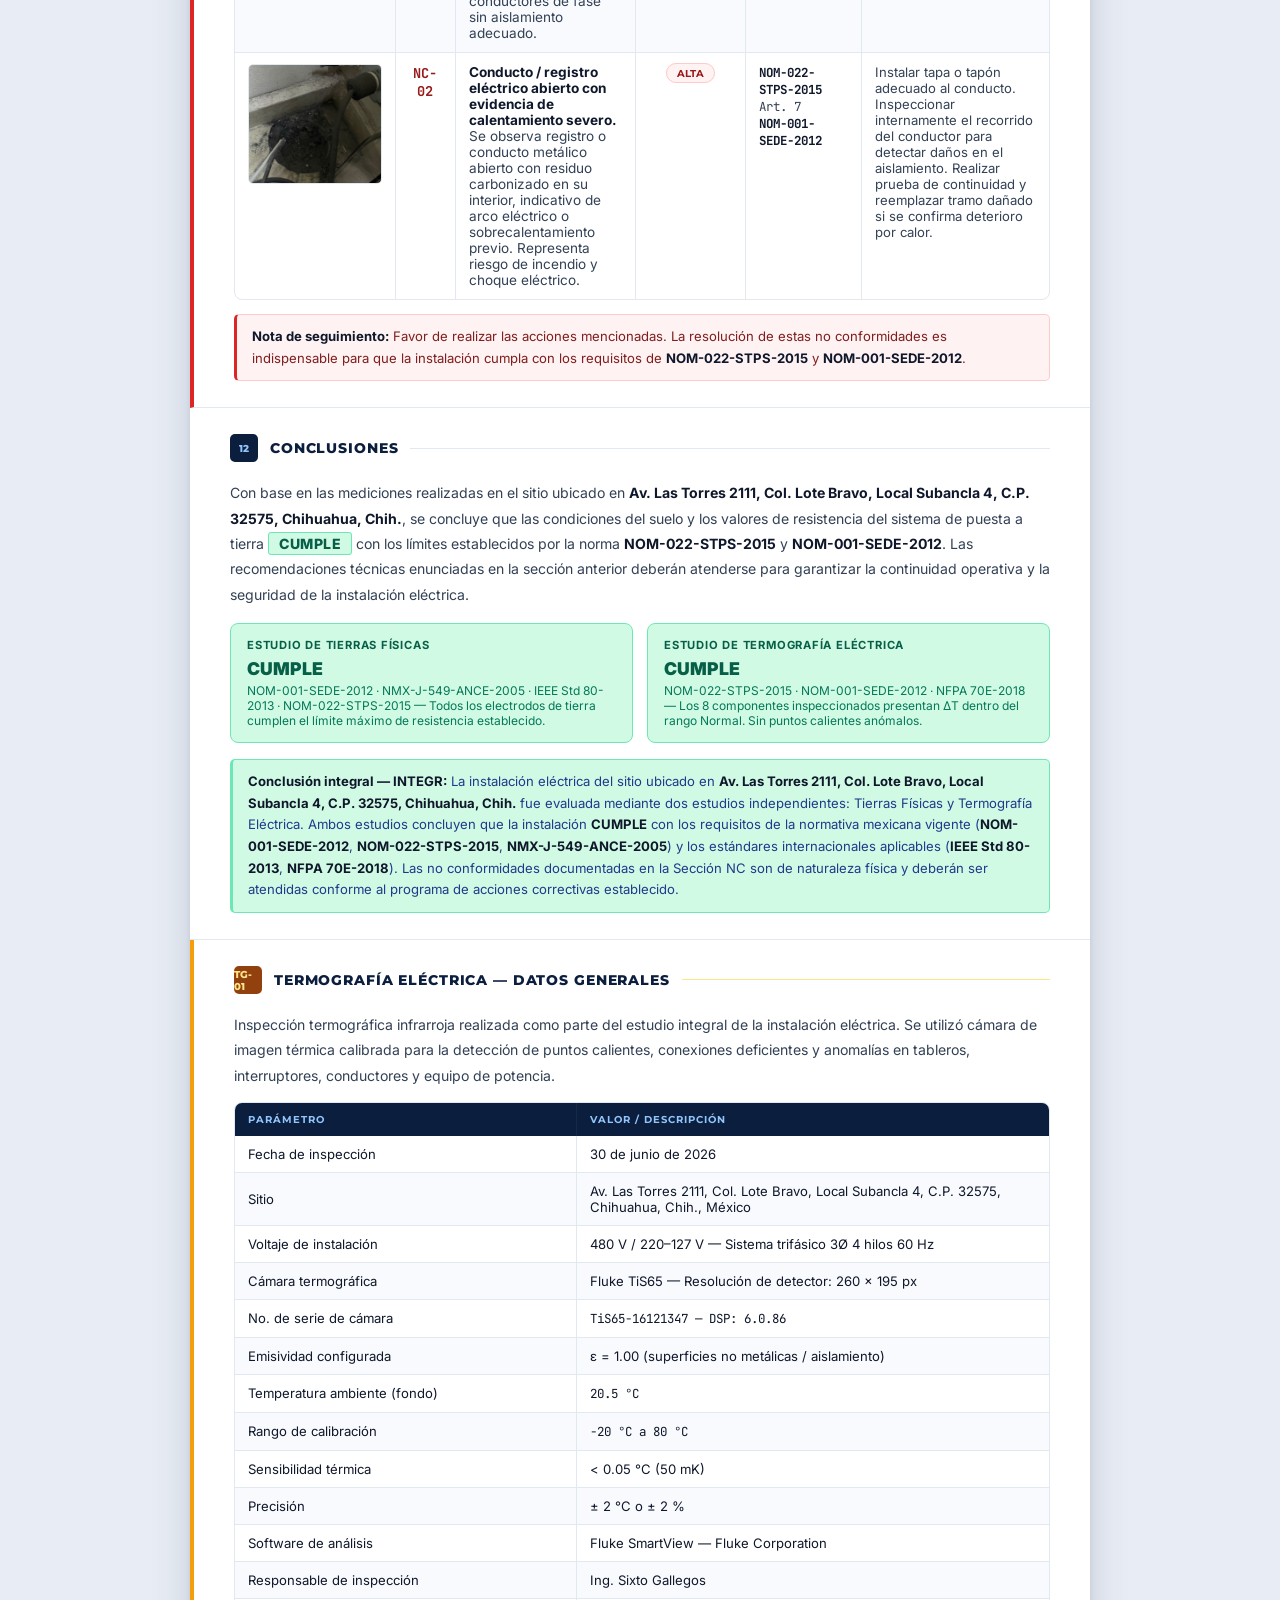
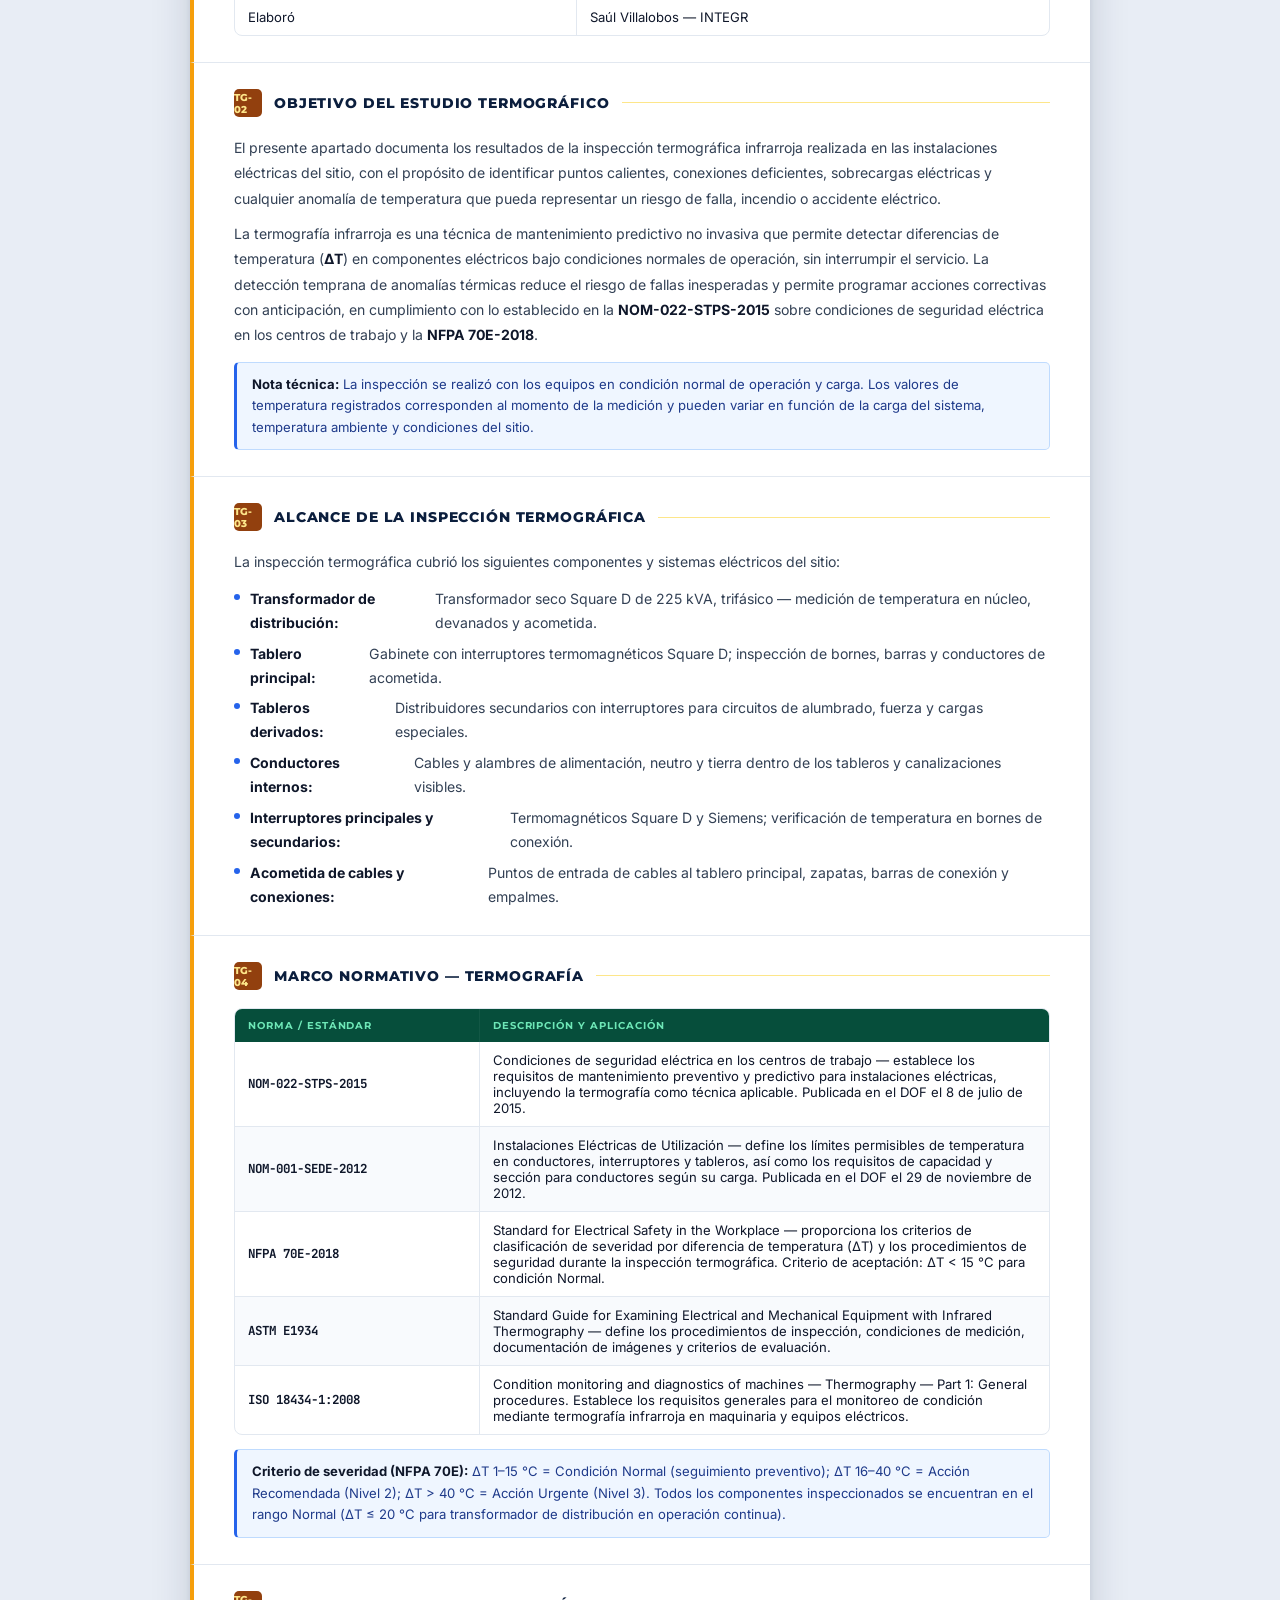
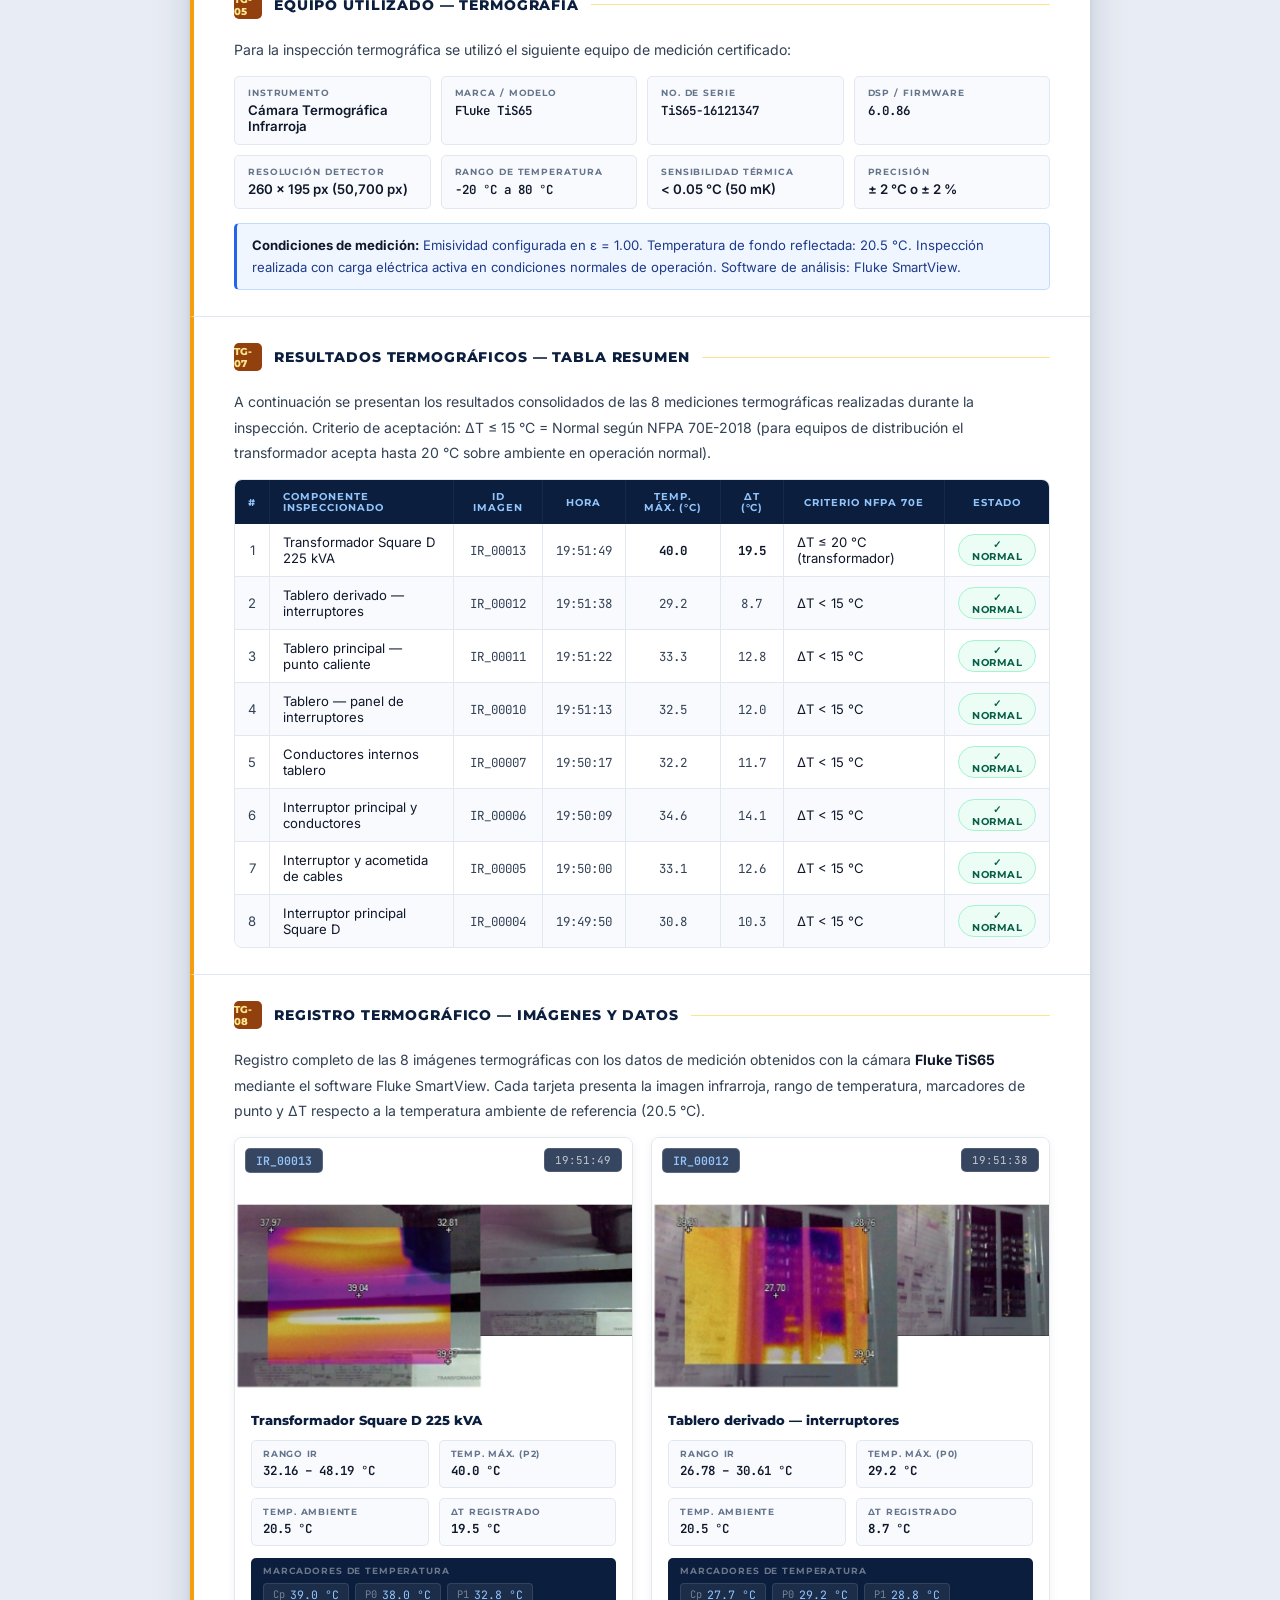
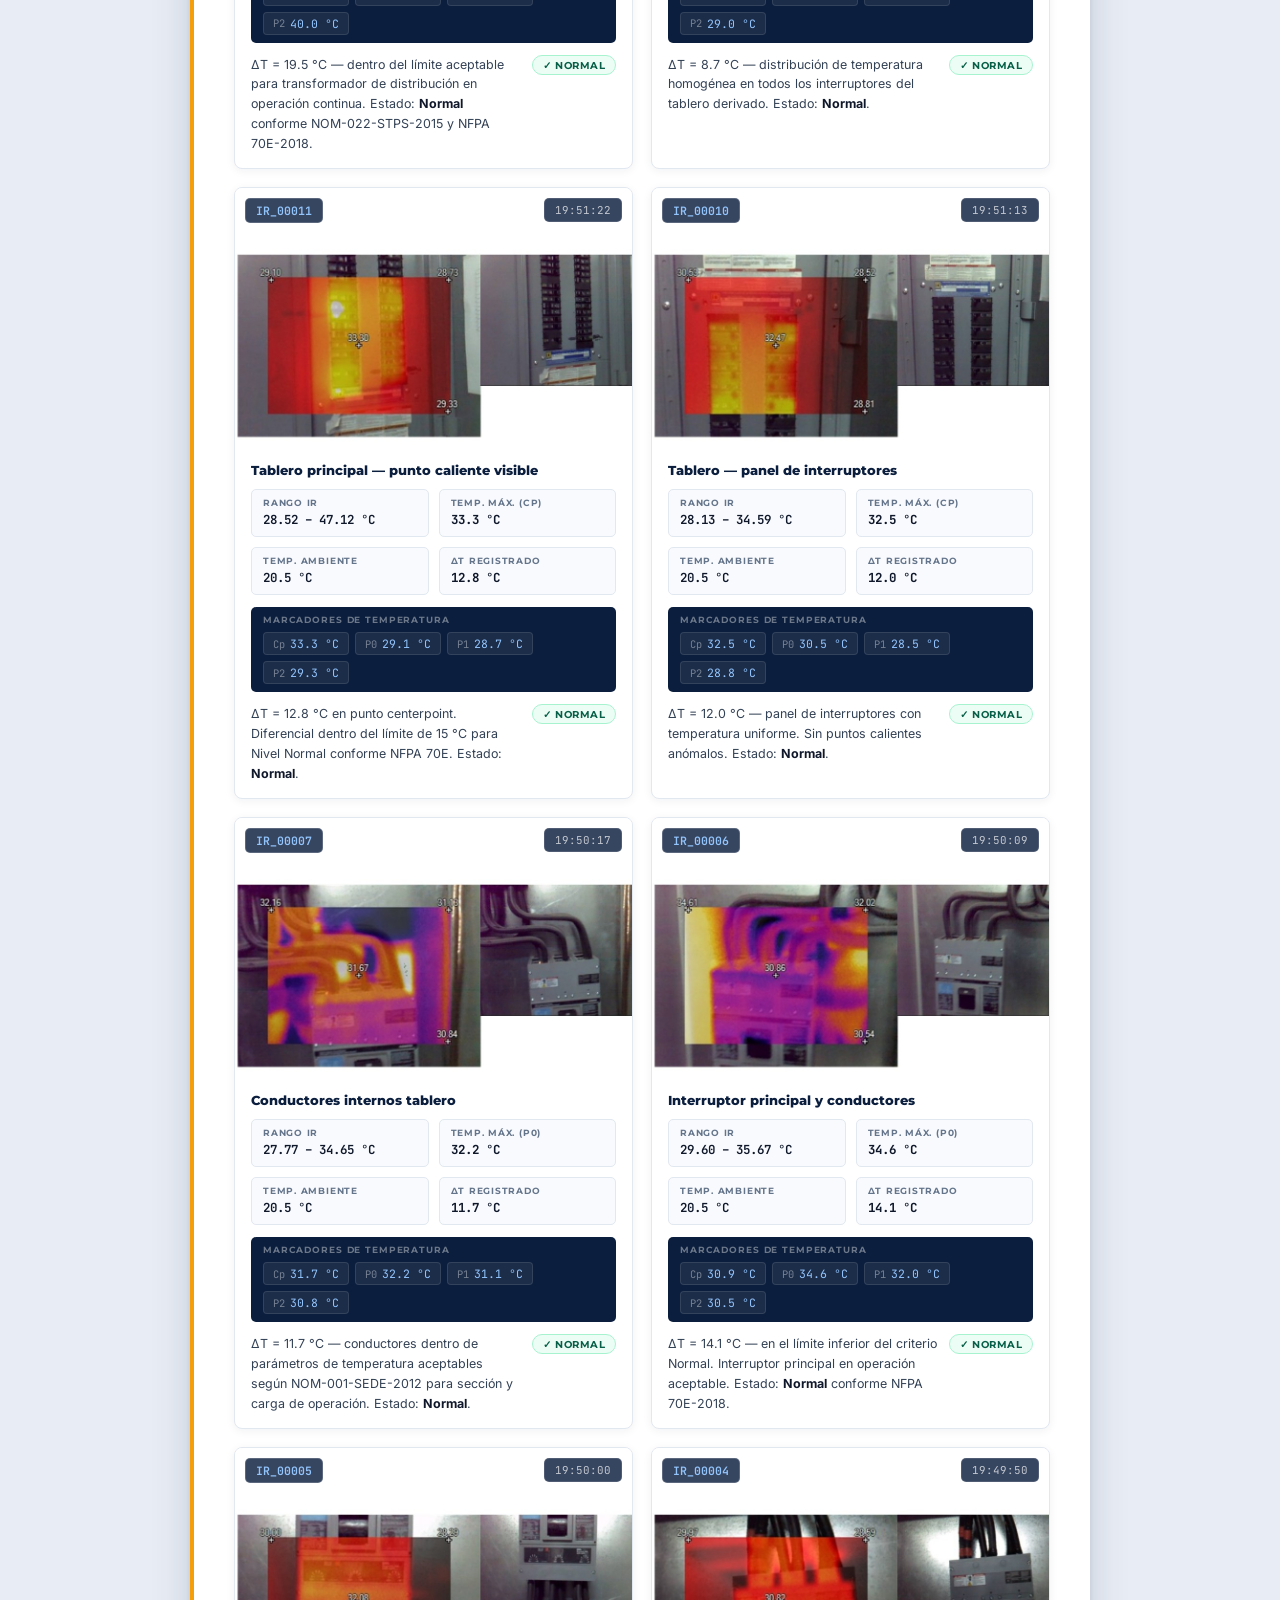
<file: reporte_tierras/index.html>
<!DOCTYPE html>
<html lang="es">

<head>
  <meta charset="UTF-8" />
  <meta name="viewport" content="width=device-width, initial-scale=1.0" />
  <title>Reporte — Estudio de Tierras Físicas · INTEGR</title>
  <link rel="preconnect" href="https://fonts.googleapis.com" />
  <link rel="preconnect" href="https://fonts.gstatic.com" crossorigin />
  <link
    href="https://fonts.googleapis.com/css2?family=Inter:wght@300;400;500;600;700&family=Montserrat:wght@500;600;700;800;900&family=JetBrains+Mono:wght@400;500;600&display=swap"
    rel="stylesheet" />

  <style>
    /* ══════════════════════════════════════
       VARIABLES
    ══════════════════════════════════════ */
    :root {
      --navy: #0B1E3D;
      --navy-mid: #152E55;
      --navy-soft: #1E3A6E;
      --blue: #1D4ED8;
      --blue-mid: #2563EB;
      --blue-light: #EFF6FF;
      --blue-border: #BFDBFE;
      --white: #FFFFFF;
      --off: #F8FAFD;
      --border: #E2E8F0;
      --slate: #64748B;
      --slate-dark: #475569;
      --text: #0F172A;
      --text-mid: #334155;
      --green: #065F46;
      --green-bg: #ECFDF5;
      --green-bd: #A7F3D0;
      --red: #991B1B;
      --red-bg: #FEF2F2;
      --red-bd: #FECACA;
      --amber: #92400E;
      --amber-bg: #FFFBEB;
      --amber-bd: #FDE68A;
      --r: 8px;
      --r-sm: 5px;
    }

    *,
    *::before,
    *::after {
      box-sizing: border-box;
      margin: 0;
      padding: 0;
    }

    body {
      font-family: 'Inter', system-ui, sans-serif;
      background: #E8EDF5;
      color: var(--text);
      -webkit-font-smoothing: antialiased;
    }

    /* ══════════════════════════════════════
       PANEL DE EDICIÓN
    ══════════════════════════════════════ */
    #editor-panel {
      background: var(--navy);
      position: sticky;
      top: 0;
      z-index: 200;
      box-shadow: 0 3px 16px rgba(11, 30, 61, .5);
    }

    .ep-bar {
      background: var(--blue-mid);
      padding: 6px 28px;
      display: flex;
      align-items: center;
      justify-content: space-between;
    }

    .ep-bar-label {
      font-family: 'Montserrat', sans-serif;
      font-size: .65rem;
      font-weight: 700;
      letter-spacing: .12em;
      text-transform: uppercase;
      color: #fff;
    }

    #btn-print {
      background: #fff;
      color: var(--blue);
      border: none;
      padding: 5px 18px;
      border-radius: var(--r-sm);
      cursor: pointer;
      font-family: 'Montserrat', sans-serif;
      font-weight: 700;
      font-size: .7rem;
      letter-spacing: .08em;
      text-transform: uppercase;
      transition: opacity .15s;
    }

    #btn-print:hover {
      opacity: .85;
    }

    .ep-body {
      padding: 12px 28px 16px;
      display: flex;
      flex-wrap: wrap;
      gap: 8px 16px;
      align-items: flex-end;
    }

    .ep-group {
      display: flex;
      flex-direction: column;
      gap: 3px;
    }

    .ep-group label {
      font-family: 'Montserrat', sans-serif;
      font-size: .58rem;
      font-weight: 700;
      letter-spacing: .1em;
      text-transform: uppercase;
      color: var(--blue-border);
    }

    .ep-group input,
    .ep-group select {
      background: rgba(255, 255, 255, .07);
      border: 1px solid rgba(255, 255, 255, .2);
      color: #fff;
      border-radius: var(--r-sm);
      padding: 5px 10px;
      font-family: 'Inter', sans-serif;
      font-size: .78rem;
      outline: none;
      transition: border-color .15s;
      min-width: 148px;
    }

    .ep-group input:focus {
      border-color: #93C5FD;
    }

    .ep-group input::placeholder {
      color: rgba(255, 255, 255, .28);
    }

    .ep-group select option {
      background: var(--navy);
      color: #fff;
    }

    /* ══════════════════════════════════════
       DOCUMENTO
    ══════════════════════════════════════ */
    #documento {
      max-width: 900px;
      margin: 28px auto 60px;
      background: var(--white);
      border-radius: 12px;
      box-shadow: 0 6px 40px rgba(11, 30, 61, .16), 0 1px 6px rgba(11, 30, 61, .08);
      overflow: hidden;
    }

    /* ══════════════════════════════════════
       HEADER
    ══════════════════════════════════════ */
    .doc-header {
      background: var(--navy);
      position: relative;
      overflow: hidden;
    }

    .doc-header::before {
      content: '';
      position: absolute;
      inset: 0;
      background-image: repeating-linear-gradient(-55deg, transparent, transparent 30px,
          rgba(255, 255, 255, .025) 30px, rgba(255, 255, 255, .025) 31px);
      pointer-events: none;
    }

    .hdr-top {
      padding: 26px 40px 0;
      display: flex;
      align-items: flex-start;
      justify-content: space-between;
      position: relative;
      z-index: 1;
    }

    .hdr-brand {
      display: flex;
      align-items: center;
      gap: 14px;
    }

    .hdr-brand img {
      height: 58px;
      object-fit: contain;
      filter: brightness(0) invert(1);
      opacity: .95;
    }

    .hdr-brand-text {
      border-left: 2px solid rgba(255, 255, 255, .2);
      padding-left: 14px;
    }

    .hdr-brand-name {
      font-family: 'Montserrat', sans-serif;
      font-size: .72rem;
      font-weight: 800;
      letter-spacing: .2em;
      text-transform: uppercase;
      color: #fff;
    }

    .hdr-brand-sub {
      font-size: .68rem;
      color: rgba(255, 255, 255, .45);
      margin-top: 3px;
      letter-spacing: .03em;
    }

    .hdr-meta {
      text-align: right;
    }

    .hdr-folio {
      background: rgba(255, 255, 255, .08);
      border: 1px solid rgba(255, 255, 255, .18);
      border-radius: var(--r-sm);
      padding: 7px 16px;
      display: inline-block;
    }

    .hdr-folio-lbl {
      font-family: 'Montserrat', sans-serif;
      font-size: .56rem;
      letter-spacing: .14em;
      text-transform: uppercase;
      color: rgba(255, 255, 255, .45);
    }

    .hdr-folio-val {
      font-family: 'JetBrains Mono', monospace;
      font-size: .92rem;
      font-weight: 600;
      color: #fff;
      margin-top: 2px;
    }

    .hdr-title-wrap {
      padding: 20px 40px 26px;
      position: relative;
      z-index: 1;
    }

    .hdr-eyebrow {
      font-family: 'Montserrat', sans-serif;
      font-size: .6rem;
      font-weight: 700;
      letter-spacing: .18em;
      text-transform: uppercase;
      color: rgba(255, 255, 255, .45);
      margin-bottom: 9px;
      display: flex;
      align-items: center;
      gap: 10px;
    }

    .hdr-eyebrow::before {
      content: '';
      display: inline-block;
      width: 20px;
      height: 1px;
      background: rgba(255, 255, 255, .3);
    }

    .hdr-title {
      font-family: 'Montserrat', sans-serif;
      font-size: 1.6rem;
      font-weight: 900;
      color: #fff;
      line-height: 1.15;
      letter-spacing: -.01em;
    }

    .hdr-title span {
      color: #93C5FD;
    }

    .hdr-subtitle {
      font-size: .78rem;
      color: rgba(255, 255, 255, .45);
      margin-top: 9px;
      letter-spacing: .03em;
    }

    .hdr-accent-bar {
      height: 3px;
      background: var(--blue-mid);
    }

    /* ══════════════════════════════════════
       FICHA HELPER
    ══════════════════════════════════════ */
    .section-lbl {
      font-family: 'Montserrat', sans-serif;
      font-size: .6rem;
      font-weight: 700;
      letter-spacing: .15em;
      text-transform: uppercase;
      color: var(--slate);
      margin-bottom: 14px;
      display: flex;
      align-items: center;
      gap: 10px;
    }

    .section-lbl::after {
      content: '';
      flex: 1;
      height: 1px;
      background: var(--border);
    }

    .ficha-section {
      background: var(--off);
      border-bottom: 1px solid var(--border);
      padding: 26px 40px;
    }

    .grid-auto {
      display: grid;
      gap: 10px;
    }

    .grid-auto.c2 {
      grid-template-columns: repeat(2, 1fr);
    }

    .grid-auto.c3 {
      grid-template-columns: repeat(3, 1fr);
    }

    .grid-auto.c4 {
      grid-template-columns: repeat(4, 1fr);
    }

    .span2 {
      grid-column: span 2;
    }

    .span3 {
      grid-column: span 3;
    }

    .span4 {
      grid-column: span 4;
    }

    .info-card {
      background: var(--white);
      border: 1px solid var(--border);
      border-radius: var(--r-sm);
      padding: 11px 14px;
    }

    .ic-label {
      font-family: 'Montserrat', sans-serif;
      font-size: .56rem;
      font-weight: 700;
      letter-spacing: .1em;
      text-transform: uppercase;
      color: var(--slate);
      margin-bottom: 4px;
      display: flex;
      align-items: center;
      gap: 6px;
    }

    .ic-label::before {
      content: '';
      width: 3px;
      height: 3px;
      border-radius: 50%;
      background: var(--blue-mid);
      display: inline-block;
    }

    .ic-val {
      font-size: .88rem;
      font-weight: 600;
      color: var(--text);
      line-height: 1.4;
    }

    .ic-val.empty {
      color: var(--slate);
      font-weight: 400;
      font-style: italic;
    }

    .ic-val.mono {
      font-family: 'JetBrains Mono', monospace;
      font-size: .82rem;
    }

    /* Personas */
    .people-grid {
      display: grid;
      grid-template-columns: repeat(3, 1fr);
      gap: 10px;
    }

    .person-card {
      background: var(--navy);
      border-radius: var(--r-sm);
      padding: 12px 14px;
      display: flex;
      align-items: center;
      gap: 12px;
    }

    .p-avatar {
      width: 36px;
      height: 36px;
      border-radius: 50%;
      background: var(--blue-mid);
      display: flex;
      align-items: center;
      justify-content: center;
      font-family: 'Montserrat', sans-serif;
      font-size: .78rem;
      font-weight: 800;
      color: #fff;
      flex-shrink: 0;
    }

    .p-name {
      font-family: 'Montserrat', sans-serif;
      font-size: .8rem;
      font-weight: 700;
      color: #fff;
    }

    .p-role {
      font-size: .68rem;
      color: rgba(255, 255, 255, .45);
      margin-top: 3px;
    }

    /* ══════════════════════════════════════
       CONTENIDO — SECCIONES
    ══════════════════════════════════════ */
    .sec {
      padding: 26px 40px;
      border-bottom: 1px solid var(--border);
    }

    .sec-head {
      display: flex;
      align-items: center;
      gap: 12px;
      margin-bottom: 18px;
    }

    .sec-num {
      background: var(--navy);
      color: #93C5FD;
      font-family: 'Montserrat', sans-serif;
      font-size: .62rem;
      font-weight: 800;
      width: 28px;
      height: 28px;
      border-radius: var(--r-sm);
      display: flex;
      align-items: center;
      justify-content: center;
      flex-shrink: 0;
    }

    .sec-title {
      font-family: 'Montserrat', sans-serif;
      font-size: .9rem;
      font-weight: 800;
      letter-spacing: .06em;
      text-transform: uppercase;
      color: var(--navy);
    }

    .sec-rule {
      flex: 1;
      height: 1px;
      background: var(--border);
    }

    .sec p {
      font-size: .88rem;
      line-height: 1.8;
      color: var(--text-mid);
    }

    .sec p+p {
      margin-top: 10px;
    }

    .sec strong {
      color: var(--text);
    }

    ul.check {
      list-style: none;
      padding: 0;
      display: flex;
      flex-direction: column;
      gap: 7px;
    }

    ul.check li {
      font-size: .88rem;
      line-height: 1.7;
      color: var(--text-mid);
      display: flex;
      gap: 10px;
      align-items: flex-start;
    }

    ul.check li::before {
      content: '';
      display: inline-block;
      width: 6px;
      height: 6px;
      border-radius: 50%;
      background: var(--blue-mid);
      margin-top: 7px;
      flex-shrink: 0;
    }

    /* Nota */
    .nota {
      background: var(--blue-light);
      border: 1px solid var(--blue-border);
      border-left: 3px solid var(--blue-mid);
      border-radius: var(--r-sm);
      padding: 11px 15px;
      margin-top: 14px;
      font-size: .82rem;
      line-height: 1.65;
      color: #1E3A8A;
    }

    /* Fórmula */
    .formula-block {
      background: var(--navy);
      border-radius: var(--r);
      padding: 18px 28px;
      margin: 16px 0;
      text-align: center;
    }

    .formula-txt {
      font-family: 'JetBrains Mono', monospace;
      font-size: 1.2rem;
      font-weight: 600;
      color: #93C5FD;
      letter-spacing: .06em;
    }

    .formula-sub {
      font-size: .74rem;
      color: rgba(255, 255, 255, .4);
      margin-top: 7px;
    }

    /* Specs grid */
    .specs-grid {
      display: grid;
      grid-template-columns: repeat(3, 1fr);
      gap: 10px;
      margin-top: 14px;
    }

    .spec-box {
      background: var(--off);
      border: 1px solid var(--border);
      border-radius: var(--r-sm);
      padding: 10px 13px;
    }

    .sb-lbl {
      font-family: 'Montserrat', sans-serif;
      font-size: .56rem;
      font-weight: 700;
      letter-spacing: .1em;
      text-transform: uppercase;
      color: var(--slate);
    }

    .sb-val {
      font-size: .83rem;
      font-weight: 600;
      color: var(--text);
      margin-top: 4px;
    }

    .sb-val.mono {
      font-family: 'JetBrains Mono', monospace;
      font-size: .78rem;
    }

    .sb-val.empty {
      color: var(--slate);
      font-style: italic;
      font-weight: 400;
    }

    /* Condiciones campo */
    .cond-grid {
      display: grid;
      grid-template-columns: repeat(4, 1fr);
      gap: 10px;
    }

    .cond-card {
      background: var(--off);
      border: 1px solid var(--border);
      border-radius: var(--r-sm);
      padding: 11px 14px;
    }

    .cond-lbl {
      font-family: 'Montserrat', sans-serif;
      font-size: .56rem;
      font-weight: 700;
      letter-spacing: .1em;
      text-transform: uppercase;
      color: var(--slate);
      margin-bottom: 4px;
    }

    .cond-val {
      font-size: .88rem;
      font-weight: 600;
      color: var(--text);
      min-height: 22px;
    }

    .cond-val.empty {
      color: var(--slate);
      font-style: italic;
      font-weight: 400;
    }

    /* ══════════════════════════════════════
       TABLAS
    ══════════════════════════════════════ */
    .tbl-wrap {
      overflow-x: auto;
      border-radius: var(--r);
      border: 1px solid var(--border);
      margin-top: 14px;
    }

    table {
      width: 100%;
      border-collapse: collapse;
      font-size: .82rem;
    }

    thead tr {
      background: var(--navy);
    }

    thead th {
      font-family: 'Montserrat', sans-serif;
      font-size: .6rem;
      font-weight: 700;
      letter-spacing: .1em;
      text-transform: uppercase;
      color: #93C5FD;
      padding: 11px 13px;
      text-align: center;
      border-right: 1px solid rgba(255, 255, 255, .05);
    }

    thead th:last-child {
      border-right: none;
    }

    thead th.l {
      text-align: left;
    }

    tbody tr {
      border-bottom: 1px solid var(--border);
      transition: background .12s;
    }

    tbody tr:last-child {
      border-bottom: none;
    }

    tbody tr:nth-child(even) {
      background: var(--off);
    }

    tbody tr:hover {
      background: #EEF4FF;
    }

    tbody td {
      padding: 10px 13px;
      text-align: center;
      color: var(--text-mid);
      border-right: 1px solid var(--border);
    }

    tbody td:last-child {
      border-right: none;
    }

    tbody td.l {
      text-align: left;
      color: var(--text);
    }

    tbody td.mono {
      font-family: 'JetBrains Mono', monospace;
      font-size: .78rem;
    }

    /* tabla verde (normas) */
    .t-green thead tr {
      background: #064E3B;
    }

    .t-green thead th {
      color: #6EE7B7;
    }

    /* Badges */
    .badge {
      display: inline-flex;
      align-items: center;
      gap: 4px;
      padding: 3px 10px;
      border-radius: 99px;
      font-family: 'Montserrat', sans-serif;
      font-size: .62rem;
      font-weight: 700;
      letter-spacing: .05em;
      text-transform: uppercase;
      border-width: 1px;
      border-style: solid;
    }

    .b-ok {
      background: var(--green-bg);
      color: var(--green);
      border-color: var(--green-bd);
    }

    .b-mal {
      background: var(--red-bg);
      color: var(--red);
      border-color: var(--red-bd);
    }

    .b-wait {
      background: var(--amber-bg);
      color: var(--amber);
      border-color: var(--amber-bd);
    }

    /* ── Selector Cumple/No Cumple ── */
    .sel-estado {
      appearance: none;
      -webkit-appearance: none;
      border: 2px solid #CBD5E1;
      border-radius: 8px;
      padding: 5px 28px 5px 10px;
      font-size: 0.78rem;
      font-weight: 700;
      cursor: pointer;
      background-image: url("data:image/svg+xml,%3Csvg xmlns='http://www.w3.org/2000/svg' width='10' height='6'%3E%3Cpath d='M0 0l5 6 5-6z' fill='%2364748B'/%3E%3C/svg%3E");
      background-repeat: no-repeat;
      background-position: right 9px center;
      background-color: #F8FAFC;
      color: #64748B;
      transition: background-color .2s, border-color .2s, color .2s;
      width: 135px;
    }

    .sel-estado.s-ok {
      background-color: var(--green-bg);
      border-color: var(--green-bd);
      color: var(--green);
    }

    .sel-estado.s-mal {
      background-color: var(--red-bg);
      border-color: var(--red-bd);
      color: var(--red);
    }

    @media print {
      .sel-estado {
        display: none;
      }

      .sel-print-badge {
        display: inline-flex !important;
      }
    }

    /* ── Banner de cumplimiento ── */
    @keyframes cb-slide {
      from {
        opacity: 0;
        transform: translateY(18px);
      }

      to {
        opacity: 1;
        transform: translateY(0);
      }
    }

    #cumplimiento-banner {
      display: none;
      margin-top: 28px;
      border-radius: 14px;
      overflow: hidden;
      box-shadow: 0 4px 24px rgba(22, 163, 74, .18);
      animation: cb-slide .45s ease;
    }

    .cb-bar {
      height: 7px;
      background: linear-gradient(90deg, #16A34A 0%, #4ADE80 100%);
    }

    .cb-body {
      display: flex;
      align-items: center;
      gap: 18px;
      padding: 20px 24px;
      background: linear-gradient(135deg, #F0FDF4 0%, #DCFCE7 100%);
      border: 1.5px solid #BBF7D0;
      border-top: none;
      border-radius: 0 0 14px 14px;
      flex-wrap: wrap;
    }

    .cb-icon svg {
      width: 40px;
      height: 40px;
    }

    .cb-text {
      flex: 1;
      min-width: 200px;
    }

    .cb-title {
      font-size: 1.05rem;
      font-weight: 800;
      color: #15803D;
      letter-spacing: -.2px;
    }

    .cb-sub {
      font-size: 0.8rem;
      color: #166534;
      margin-top: 3px;
    }

    .cb-normas {
      display: flex;
      gap: 8px;
      flex-wrap: wrap;
      margin-top: 4px;
    }

    .cb-norma-tag {
      font-size: 0.72rem;
      font-weight: 700;
      background: #BBF7D0;
      color: #166534;
      border: 1px solid #86EFAC;
      border-radius: 20px;
      padding: 2px 10px;
    }

    /* ══════════════════════════════════════
       VALORES SUGERIDOS (de foto — confirmar)
    ══════════════════════════════════════ */
    .sugerido {
      background: #FFFBEB;
      border-bottom: 2px solid #F59E0B;
      position: relative;
    }

    .sugerido-label {
      display: inline-flex;
      align-items: center;
      gap: 4px;
      font-family: 'Montserrat', sans-serif;
      font-size: .58rem;
      font-weight: 700;
      letter-spacing: .07em;
      color: #92400E;
      background: #FDE68A;
      border: 1px solid #F59E0B;
      border-radius: 3px;
      padding: 1px 6px;
      margin-left: 6px;
      white-space: nowrap;
    }

    /* ══════════════════════════════════════
       NO CONFORMIDADES
    ══════════════════════════════════════ */
    .nc-table {
      width: 100%;
      border-collapse: collapse;
      margin-top: 14px;
    }

    .nc-table thead tr {
      background: #7F1D1D;
    }

    .nc-table thead th {
      color: #FCA5A5;
      padding: 10px 13px;
      text-align: left;
      font-family: 'Montserrat', sans-serif;
      font-size: .7rem;
      font-weight: 700;
      letter-spacing: .08em;
      text-transform: uppercase;
    }

    .nc-table tbody td {
      padding: 11px 13px;
      border-bottom: 1px solid var(--border);
      vertical-align: top;
      font-size: .85rem;
      color: var(--text-mid);
    }

    .nc-table tbody tr:last-child td {
      border-bottom: none;
    }

    .nc-table tbody tr:nth-child(even) {
      background: var(--off);
    }

    .nc-foto {
      width: 160px;
    }

    .nc-foto img {
      width: 100%;
      height: 120px;
      object-fit: cover;
      border-radius: var(--r-sm);
      border: 1px solid var(--border);
    }

    .badge-alta {
      background: #FEF2F2;
      color: #991B1B;
      border: 1px solid #FECACA;
      padding: 3px 10px;
      border-radius: 99px;
      font-family: 'Montserrat', sans-serif;
      font-size: .62rem;
      font-weight: 700;
      text-transform: uppercase;
      white-space: nowrap;
    }

    .badge-media {
      background: #FFFBEB;
      color: #92400E;
      border: 1px solid #FDE68A;
      padding: 3px 10px;
      border-radius: 99px;
      font-family: 'Montserrat', sans-serif;
      font-size: .62rem;
      font-weight: 700;
      text-transform: uppercase;
      white-space: nowrap;
    }

    .badge-baja {
      background: #FEFCE8;
      color: #713F12;
      border: 1px solid #FEF08A;
      padding: 3px 10px;
      border-radius: 99px;
      font-family: 'Montserrat', sans-serif;
      font-size: .62rem;
      font-weight: 700;
      text-transform: uppercase;
      white-space: nowrap;
    }

    /* ══════════════════════════════════════
       GALERÍA AMPLIADA
    ══════════════════════════════════════ */
    .galeria-cat-titulo {
      font-family: 'Montserrat', sans-serif;
      font-size: .7rem;
      font-weight: 800;
      letter-spacing: .12em;
      text-transform: uppercase;
      color: var(--navy);
      margin: 20px 0 10px;
      padding-bottom: 6px;
      border-bottom: 2px solid var(--blue-mid);
      display: flex;
      align-items: center;
      gap: 8px;
    }

    .galeria-cat-titulo::before {
      content: '';
      width: 4px;
      height: 16px;
      background: var(--blue-mid);
      border-radius: 2px;
      display: inline-block;
    }

    .galeria-grid {
      display: grid;
      grid-template-columns: repeat(3, 1fr);
      gap: 12px;
      margin-top: 0;
    }

    .galeria-item {
      border-radius: var(--r-sm);
      overflow: hidden;
      border: 1px solid var(--border);
      background: var(--white);
    }

    .galeria-item img {
      width: 100%;
      height: 240px;
      object-fit: contain;
      background: #111827;
      display: block;
    }

    .galeria-caption {
      padding: 7px 10px;
      font-size: .76rem;
      color: var(--text-mid);
      line-height: 1.4;
    }

    .galeria-caption strong {
      color: var(--text);
      font-size: .78rem;
    }

    /* ══════════════════════════════════════
       SECCIÓN DE FOTOGRAFÍAS
    ══════════════════════════════════════ */
    .photo-grid {
      display: grid;
      grid-template-columns: repeat(3, 1fr);
      gap: 14px;
      margin-top: 14px;
    }

    .photo-slot {
      border: 1.5px dashed var(--border);
      border-radius: var(--r);
      overflow: hidden;
      background: var(--off);
      min-height: 170px;
      display: flex;
      flex-direction: column;
      position: relative;
      transition: border-color .15s;
    }

    .photo-slot:hover {
      border-color: var(--blue-mid);
    }

    .photo-slot input[type="file"] {
      position: absolute;
      inset: 0;
      opacity: 0;
      cursor: pointer;
      z-index: 2;
      width: 100%;
      height: 100%;
    }

    .photo-preview {
      width: 100%;
      height: 140px;
      object-fit: cover;
      display: none;
      flex-shrink: 0;
    }

    .photo-placeholder {
      flex: 1;
      display: flex;
      flex-direction: column;
      align-items: center;
      justify-content: center;
      gap: 6px;
      padding: 16px;
    }

    .photo-placeholder svg {
      width: 32px;
      height: 32px;
      opacity: .35;
    }

    .photo-placeholder .ph-hint {
      font-size: .72rem;
      color: var(--slate);
      text-align: center;
      line-height: 1.4;
    }

    .photo-caption {
      padding: 8px 12px;
      background: var(--white);
      border-top: 1px solid var(--border);
      z-index: 1;
    }

    .photo-caption .pc-num {
      font-family: 'Montserrat', sans-serif;
      font-size: .56rem;
      font-weight: 700;
      letter-spacing: .1em;
      text-transform: uppercase;
      color: var(--slate);
    }

    .photo-caption .pc-label {
      font-size: .8rem;
      font-weight: 600;
      color: var(--text);
      margin-top: 2px;
    }

    /* ══════════════════════════════════════
       FIRMAS
    ══════════════════════════════════════ */
    .firma-section {
      padding: 28px 40px;
      background: var(--off);
      border-bottom: 1px solid var(--border);
    }

    .firma-grid {
      display: grid;
      grid-template-columns: repeat(3, 1fr);
      gap: 16px;
      margin-top: 14px;
    }

    .firma-card {
      background: var(--white);
      border: 1px solid var(--border);
      border-radius: var(--r);
      padding: 18px 16px 14px;
      text-align: center;
      position: relative;
      overflow: hidden;
    }

    .firma-card::after {
      content: '';
      position: absolute;
      top: 0;
      left: 0;
      right: 0;
      height: 3px;
      background: var(--blue-mid);
    }

    .firma-space {
      height: 72px;
      border-bottom: 1.5px solid var(--text-mid);
      margin: 0 16px 12px;
      display: flex;
      align-items: flex-end;
      justify-content: center;
      padding-bottom: 6px;
    }

    .firma-space img {
      max-height: 62px;
      max-width: 100%;
      object-fit: contain;
    }

    /* Encabezado de página — visible solo en impresión */
    .print-page-header {
      display: none;
    }

    .firma-nombre {
      font-family: 'Montserrat', sans-serif;
      font-size: .88rem;
      font-weight: 800;
      color: var(--navy);
    }

    .firma-cargo {
      font-size: .72rem;
      color: var(--slate);
      margin-top: 4px;
    }

    .firma-ced {
      font-family: 'JetBrains Mono', monospace;
      font-size: .68rem;
      color: var(--slate);
      margin-top: 3px;
    }

    /* ══════════════════════════════════════
       FOOTER
    ══════════════════════════════════════ */
    .doc-footer {
      background: var(--navy);
      padding: 13px 40px;
      display: flex;
      align-items: center;
      justify-content: space-between;
      gap: 12px;
    }

    .df-l {
      font-family: 'Montserrat', sans-serif;
      font-size: .62rem;
      font-weight: 700;
      letter-spacing: .12em;
      text-transform: uppercase;
      color: rgba(255, 255, 255, .7);
    }

    .df-c {
      font-size: .68rem;
      color: rgba(255, 255, 255, .3);
      text-align: center;
      line-height: 1.5;
    }

    .df-r {
      font-family: 'JetBrains Mono', monospace;
      font-size: .68rem;
      color: rgba(255, 255, 255, .4);
      text-align: right;
      line-height: 1.6;
    }

    /* ══════════════════════════════════════
       IMPRESIÓN / PDF
    ══════════════════════════════════════ */
    @media print {

      /* ══ 1. CONFIGURACIÓN DEL PAPEL ══════════════════════════════ */
      @page {
        size: letter portrait;
        margin: 1.5cm;
      }

      /* ══ 2. COLORES EXACTOS (fondos oscuros visibles en papel) ══ */
      * {
        -webkit-print-color-adjust: exact !important;
        print-color-adjust: exact !important;
        color-adjust: exact !important;
      }

      /* ══ 3. BASE ════════════════════════════════════════════════ */
      html {
        background: #fff !important;
      }

      body {
        background: #fff !important;
        font-size: 10pt !important;
        color: #000000 !important;
        padding: 0 !important;
        margin: 0 !important;
      }

      #editor-panel {
        display: none !important;
      }

      #documento {
        margin: 0 !important;
        border-radius: 0 !important;
        box-shadow: none !important;
        max-width: 100% !important;
        width: 100% !important;
        overflow: visible !important;
      }

      /* ══ 4. ENCABEZADO — flujo estático en impresión ════════════
         Se cambia position a static para que el header entre al
         flujo normal del documento. Esto garantiza cero overlap
         en todas las páginas: el contenido siempre empieza DESPUÉS
         del header, no encima de él.
         Tradeoff: el header solo aparece en la página 1, pero no
         hay ninguna superposición posible.
      ══════════════════════════════════════════════════════════════ */
      .print-page-header {
        display: flex !important;
        position: static !important;
        width: 100% !important;
        height: auto !important;
        background: var(--navy) !important;
        align-items: center;
        justify-content: space-between;
        padding: 10px 1.5cm;
        border-bottom: 2px solid #2563EB !important;
        gap: 10mm;
        box-sizing: border-box;
        margin-bottom: 0 !important;
      }

      .print-page-header img {
        height: 26px;
        object-fit: contain;
        filter: brightness(0) invert(1);
        opacity: .95;
        flex-shrink: 0;
      }

      .pph-left {
        display: flex !important;
        align-items: center;
        gap: 8px;
        flex-shrink: 0;
      }

      .pph-name {
        font-family: 'Montserrat', sans-serif !important;
        font-size: 7pt !important;
        font-weight: 800 !important;
        letter-spacing: .2em;
        text-transform: uppercase;
        color: #fff !important;
      }

      .pph-sub {
        font-size: 6.5pt !important;
        color: rgba(255, 255, 255, .5) !important;
        margin-top: 1px;
      }

      .pph-center {
        flex: 1;
        text-align: center;
      }

      .pph-doc-title {
        font-family: 'Montserrat', sans-serif !important;
        font-size: 7pt !important;
        font-weight: 700 !important;
        letter-spacing: .1em;
        text-transform: uppercase;
        color: rgba(255, 255, 255, .65) !important;
      }

      .pph-right {
        text-align: right;
        flex-shrink: 0;
      }

      .pph-folio {
        font-family: 'JetBrains Mono', monospace !important;
        font-size: 6.5pt !important;
        color: rgba(255, 255, 255, .8) !important;
      }

      .pph-fecha-line {
        font-family: 'JetBrains Mono', monospace !important;
        font-size: 6.5pt !important;
        color: rgba(255, 255, 255, .55) !important;
        margin-top: 2px;
      }

      /* ══ 5. HEADER DEL DOCUMENTO ════════════════════════════════ */
      .doc-header {
        background: var(--navy) !important;
      }

      .hdr-top {
        padding: 16px 24px 0 !important;
      }

      .hdr-title-wrap {
        padding: 12px 24px 16px !important;
      }

      .hdr-title {
        font-size: 14pt !important;
        color: #fff !important;
      }

      .hdr-title span {
        color: #93C5FD !important;
      }

      .hdr-eyebrow {
        color: rgba(255, 255, 255, .45) !important;
        font-size: 7pt !important;
      }

      .hdr-subtitle {
        color: rgba(255, 255, 255, .45) !important;
        font-size: 7.5pt !important;
      }

      .hdr-accent-bar {
        background: #2563EB !important;
      }

      .hdr-folio {
        background: rgba(255, 255, 255, .08) !important;
        border-color: rgba(255, 255, 255, .18) !important;
      }

      .hdr-folio-lbl {
        color: rgba(255, 255, 255, .45) !important;
        font-size: 6.5pt !important;
      }

      .hdr-folio-val {
        color: #fff !important;
        font-size: 8.5pt !important;
      }

      .hdr-brand-name {
        color: #fff !important;
        font-size: 7.5pt !important;
      }

      .hdr-brand-sub {
        color: rgba(255, 255, 255, .45) !important;
        font-size: 7pt !important;
      }

      .hdr-brand img {
        height: 42px !important;
      }

      /* ══ 6. SECCIONES ════════════════════════════════════════════ */
      .sec {
        padding: 14px 22px !important;
        border-bottom: 1px solid var(--border) !important;
      }

      .ficha-section {
        padding: 14px 22px !important;
        background: var(--off) !important;
      }

      .firma-section {
        padding: 18px 22px !important;
        background: var(--off) !important;
      }

      .sec-head {
        margin-bottom: 12px !important;
        break-after: avoid !important;
        page-break-after: avoid !important;
      }

      .sec-title {
        font-size: 9.5pt !important;
        font-weight: 700 !important;
        color: #000000 !important;
      }

      .sec-num {
        background: var(--navy) !important;
        color: #93C5FD !important;
        width: 24px !important;
        height: 24px !important;
        font-size: 7.5pt !important;
      }

      .section-lbl {
        font-size: 7.5pt !important;
        margin-bottom: 10px !important;
      }

      /* ══ 7. TEXTO DE CUERPO ══════════════════════════════════════ */
      .sec p,
      .sec li {
        font-size: 10pt !important;
        color: #000000 !important;
        line-height: 1.55 !important;
      }

      /* strong siempre inline en impresión */
      .sec li strong,
      .sec p strong {
        display: inline !important;
      }

      ul.check {
        gap: 5px !important;
      }

      /* ══ 8. TABLAS — sin desbordamiento horizontal ═══════════════
         table-layout: fixed + word-break evitan que las celdas
         empujen la tabla fuera del papel.
      ══════════════════════════════════════════════════════════════ */
      table {
        width: 100% !important;
        table-layout: fixed !important;
        border-collapse: collapse !important;
      }

      th,
      td {
        word-break: break-word !important;
        overflow-wrap: break-word !important;
      }

      .tbl-wrap {
        border-radius: 6px !important;
        margin-top: 10px !important;
        width: 100% !important;
        overflow: visible !important;
        /* NO break-inside aquí — las tablas altas (NC) serían omitidas por Chrome.
           El break-inside está en las filas (regla tr). */
      }

      thead {
        display: table-header-group;
      }

      thead tr {
        background: var(--navy) !important;
      }

      thead th {
        padding: 8px 10px !important;
        font-size: 8.5pt !important;
        color: #ffffff !important;
        font-weight: 600 !important;
      }

      .t-green thead tr {
        background: #064E3B !important;
      }

      .t-green thead th {
        color: #6EE7B7 !important;
      }

      tbody td {
        padding: 9px 10px !important;
        font-size: 10pt !important;
        color: #000000 !important;
      }

      tbody tr:nth-child(even) {
        background: var(--off) !important;
      }

      /* ══ 9. CARDS DE INFO ════════════════════════════════════════ */
      .grid-auto.c4 {
        grid-template-columns: repeat(4, 1fr) !important;
        gap: 7px !important;
      }

      .grid-auto.c3 {
        grid-template-columns: repeat(3, 1fr) !important;
        gap: 7px !important;
      }

      .grid-auto.c2 {
        grid-template-columns: repeat(2, 1fr) !important;
        gap: 7px !important;
      }

      .info-card {
        background: var(--white) !important;
        padding: 10px 12px !important;
        break-inside: avoid !important;
        page-break-inside: avoid !important;
      }

      .ic-label {
        font-size: 7pt !important;
      }

      .ic-val {
        font-size: 10pt !important;
        color: #000000 !important;
      }

      /* ══ 10. PERSONAL ════════════════════════════════════════════ */
      .people-grid {
        gap: 8px !important;
      }

      .person-card {
        background: var(--navy) !important;
        padding: 11px 13px !important;
        break-inside: avoid !important;
        page-break-inside: avoid !important;
      }

      .p-avatar {
        background: #2563EB !important;
        color: #ffffff !important;
        width: 32px !important;
        height: 32px !important;
        font-size: 8pt !important;
      }

      .p-name {
        color: #ffffff !important;
        font-size: 10pt !important;
        font-weight: 600 !important;
      }

      .p-role {
        color: rgba(255, 255, 255, .75) !important;
        font-size: 8.5pt !important;
      }

      /* ══ 11. SPECS DE EQUIPOS ════════════════════════════════════ */
      .specs-grid {
        gap: 8px !important;
        margin-top: 9px !important;
      }

      .spec-box {
        background: var(--off) !important;
        padding: 9px 11px !important;
        break-inside: avoid !important;
        page-break-inside: avoid !important;
      }

      .sb-lbl {
        font-size: 7pt !important;
      }

      .sb-val {
        font-size: 9.5pt !important;
        color: #000000 !important;
        margin-top: 2px !important;
      }

      /* ══ 12. CONDICIONES DEL SITIO ═══════════════════════════════ */
      .cond-grid {
        grid-template-columns: repeat(4, 1fr) !important;
        gap: 8px !important;
      }

      .cond-card {
        background: var(--off) !important;
        padding: 9px 11px !important;
        break-inside: avoid !important;
        page-break-inside: avoid !important;
      }

      .cond-lbl {
        font-size: 7pt !important;
      }

      .cond-val {
        font-size: 9.5pt !important;
        color: #000000 !important;
        min-height: 18px !important;
      }

      /* ══ 13. FÓRMULA ═════════════════════════════════════════════ */
      .formula-block {
        background: var(--navy) !important;
        padding: 13px 20px !important;
        margin: 12px 0 !important;
        break-inside: avoid !important;
        page-break-inside: avoid !important;
      }

      .formula-txt {
        color: #93C5FD !important;
        font-size: 12pt !important;
      }

      .formula-sub {
        color: rgba(255, 255, 255, .6) !important;
        font-size: 8.5pt !important;
      }

      /* ══ 14. NOTAS ═══════════════════════════════════════════════ */
      .nota {
        background: var(--blue-light) !important;
        padding: 10px 13px !important;
        font-size: 9.5pt !important;
        color: #000000 !important;
        margin-top: 10px !important;
        break-inside: avoid !important;
        page-break-inside: avoid !important;
      }

      /* ══ 15. BADGES ══════════════════════════════════════════════ */
      .badge {
        font-size: 7.5pt !important;
        padding: 2px 7px !important;
      }

      .b-ok {
        background: var(--green-bg) !important;
        color: var(--green) !important;
        border-color: var(--green-bd) !important;
      }

      .b-mal {
        background: var(--red-bg) !important;
        color: var(--red) !important;
        border-color: var(--red-bd) !important;
      }

      .b-wait {
        background: var(--amber-bg) !important;
        color: var(--amber) !important;
        border-color: var(--amber-bd) !important;
      }

      /* ══ 16. FOTOGRAFÍAS ══════════════════════════════════════════ */
      .photo-grid {
        grid-template-columns: repeat(3, 1fr) !important;
        gap: 10px !important;
        margin-top: 10px !important;
      }

      .photo-slot {
        min-height: 120px !important;
        background: var(--off) !important;
        break-inside: avoid !important;
        page-break-inside: avoid !important;
      }

      .photo-preview {
        height: 100px !important;
      }

      .photo-placeholder {
        padding: 10px !important;
      }

      .photo-placeholder svg {
        width: 22px !important;
        height: 22px !important;
      }

      .photo-placeholder .ph-hint {
        font-size: 6.5pt !important;
      }

      .photo-caption {
        padding: 5px 9px !important;
        background: var(--white) !important;
      }

      .pc-num {
        font-size: 6pt !important;
      }

      .pc-label {
        font-size: 7.5pt !important;
      }

      .photo-slot input[type="file"] {
        display: none !important;
      }

      /* ══ 16b. VALORES SUGERIDOS ══════════════════════════════════ */
      .sugerido {
        background: #FFFBEB !important;
      }

      .sugerido-label {
        font-size: 6pt !important;
        padding: 1px 4px !important;
      }

      /* ══ 16c. NO CONFORMIDADES ═══════════════════════════════════
         table-layout: auto para que las 6 columnas se distribuyan
         correctamente. La regla global "fixed" aplica a otras tablas.
      ══════════════════════════════════════════════════════════════ */
      .nc-table {
        table-layout: auto !important;
      }

      .nc-table th,
      .nc-table td {
        word-break: normal !important;
        overflow-wrap: normal !important;
        font-size: 8pt !important;
        padding: 8px 9px !important;
      }

      .nc-foto {
        width: 110px !important;
      }

      .nc-foto img {
        height: 80px !important;
        width: 100px !important;
        object-fit: cover !important;
      }

      .badge-alta,
      .badge-media,
      .badge-baja {
        font-size: 7pt !important;
        padding: 2px 6px !important;
      }

      /* ══ 16d. GALERÍA ════════════════════════════════════════════ */
      .galeria-grid {
        grid-template-columns: repeat(3, 1fr) !important;
        gap: 8px !important;
      }

      .galeria-item {
        break-inside: avoid !important;
        page-break-inside: avoid !important;
      }

      .galeria-item img {
        height: 120px !important;
        object-fit: contain !important;
        background: #111827 !important;
      }

      .galeria-caption {
        font-size: 7.5pt !important;
        padding: 5px 8px !important;
      }

      /* ══ 17. FIRMAS ══════════════════════════════════════════════ */
      .firma-grid {
        gap: 12px !important;
        margin-top: 12px !important;
        break-inside: avoid !important;
        page-break-inside: avoid !important;
      }

      .firma-card {
        background: var(--white) !important;
        padding: 14px 13px 11px !important;
        break-inside: avoid !important;
        page-break-inside: avoid !important;
      }

      .firma-card::after {
        background: #2563EB !important;
        height: 3px !important;
      }

      .firma-space {
        height: 58px !important;
        margin: 0 12px 10px !important;
      }

      .firma-space img {
        max-height: 52px !important;
      }

      .firma-nombre {
        font-size: 10pt !important;
        font-weight: 600 !important;
        color: var(--navy) !important;
      }

      .firma-cargo {
        font-size: 9pt !important;
        color: #000000 !important;
      }

      .firma-ced {
        font-size: 8.5pt !important;
        color: #000000 !important;
      }

      /* ══ 18. FOOTER ══════════════════════════════════════════════ */
      .doc-footer {
        background: var(--navy) !important;
        padding: 10px 24px !important;
      }

      .df-l {
        color: rgba(255, 255, 255, .7) !important;
        font-size: 7pt !important;
      }

      .df-c {
        color: rgba(255, 255, 255, .3) !important;
        font-size: 7pt !important;
      }

      .df-r {
        color: rgba(255, 255, 255, .4) !important;
        font-size: 7pt !important;
      }

      /* ══ 19. SALTOS DE PÁGINA — REGLAS CONSOLIDADAS ══════════════
         Sólo aplica break-inside a elementos pequeños y filas.
         Nunca a secciones enteras (causaría espacios gigantes).
      ══════════════════════════════════════════════════════════════ */

      /* Fila nunca se parte a la mitad */
      tr {
        break-inside: avoid !important;
        page-break-inside: avoid !important;
      }

      /* Títulos de sección no quedan solos al pie de página */
      h1,
      h2,
      h3,
      .sec-title,
      .sec-head {
        break-after: avoid !important;
        page-break-after: avoid !important;
      }

      /* ══ 20. CAMPOS EDITABLES — limpiar en impresión ════════════
         Quitar bordes, fondos y cursores de todos los campos
         editables para que luzcan como texto normal impreso.
      ══════════════════════════════════════════════════════════════ */
      [contenteditable] {
        border: none !important;
        border-bottom: none !important;
        outline: none !important;
        background: transparent !important;
        cursor: default !important;
        color: #000000 !important;
        padding: 0 !important;
        min-height: unset !important;
        box-shadow: none !important;
      }

      /* El span dashed de "editar" fuente no se imprime */
      [contenteditable][style*="dashed"] {
        display: none !important;
      }

      /* Strong de resultado — mantener color en print */
      #conclusion-estado {
        -webkit-print-color-adjust: exact !important;
        print-color-adjust: exact !important;
        border-radius: 3px !important;
        padding: 1px 8px !important;
      }

      /* ══ 21. SELECTOR CUMPLE/NO CUMPLE ══════════════════════════ */
      .sel-estado {
        display: none !important;
      }

      .sel-print-badge {
        display: inline-flex !important;
      }

      /* ══ 22. BANNER CUMPLIMIENTO ═════════════════════════════════ */
      #cumplimiento-banner {
        animation: none !important;
        break-inside: avoid !important;
        page-break-inside: avoid !important;
      }

      .cb-bar {
        background: linear-gradient(90deg, #16A34A 0%, #4ADE80 100%) !important;
      }

      .cb-body {
        background: #F0FDF4 !important;
        border: 1.5px solid #BBF7D0 !important;
      }

      .cb-title {
        color: #15803D !important;
        font-size: 9.5pt !important;
      }

      .cb-sub {
        color: #166534 !important;
        font-size: 8pt !important;
      }

      .cb-norma-tag {
        background: #BBF7D0 !important;
        color: #166534 !important;
        border: 1px solid #86EFAC !important;
        font-size: 7pt !important;
      }

      .cb-icon svg {
        width: 32px !important;
        height: 32px !important;
      }

      /* ══ 23. BOTÓN IMPRIMIR — oculto ════════════════════════════ */
      #btn-print,
      .no-print {
        display: none !important;
      }

      /* ══ 24. OBSERVACIONES — sin altura mínima al imprimir ═══════ */
      [contenteditable] {
        min-height: unset !important;
      }


      /* ══ 26. GALERÍA — reducir a 2 columnas para mejor ajuste ════ */
      .galeria-grid {
        grid-template-columns: repeat(2, 1fr) !important;
        gap: 6px !important;
      }

      .galeria-item img {
        height: 95px !important;
        width: 100% !important;
        object-fit: contain !important;
      }

      /* ══ 27. FOTO PRINCIPAL — proporción contenida ════════════════ */
      .photo-preview img {
        height: 100px !important;
        width: 100% !important;
        object-fit: cover !important;
      }
    }

    /* ══════════════════════════════════════
       TERMOGRAFÍA — ESTILOS
    ══════════════════════════════════════ */
    .termo-grid {
      display: grid;
      grid-template-columns: repeat(2, 1fr);
      gap: 18px;
      margin-top: 14px;
    }
    .termo-card {
      border: 1px solid var(--border);
      border-radius: var(--r);
      overflow: hidden;
      background: var(--white);
      box-shadow: 0 2px 10px rgba(11,30,61,.06);
    }
    .termo-img-wrap { position:relative; background:#0B1E3D; }
    .termo-img-wrap img { width:100%; height:260px; object-fit:cover; display:block; }
    .termo-img-badge {
      position:absolute; top:10px; left:10px;
      background:rgba(11,30,61,.82); border:1px solid rgba(255,255,255,.18);
      border-radius:var(--r-sm); padding:4px 10px;
      font-family:'JetBrains Mono',monospace; font-size:.72rem; font-weight:600;
      color:#93C5FD; backdrop-filter:blur(4px);
    }
    .termo-img-time {
      position:absolute; top:10px; right:10px;
      background:rgba(11,30,61,.82); border:1px solid rgba(255,255,255,.12);
      border-radius:var(--r-sm); padding:4px 10px;
      font-family:'JetBrains Mono',monospace; font-size:.68rem;
      color:rgba(255,255,255,.7); backdrop-filter:blur(4px);
    }
    .termo-body { padding:14px 16px; }
    .termo-comp-name {
      font-family:'Montserrat',sans-serif; font-size:.82rem; font-weight:800;
      color:var(--navy); margin-bottom:10px; line-height:1.3;
    }
    .termo-data-grid { display:grid; grid-template-columns:1fr 1fr; gap:10px; margin-bottom:12px; }
    .termo-data-box { background:var(--off); border:1px solid var(--border); border-radius:var(--r-sm); padding:8px 11px; }
    .tdb-lbl {
      font-family:'Montserrat',sans-serif; font-size:.54rem; font-weight:700;
      letter-spacing:.09em; text-transform:uppercase; color:var(--slate); margin-bottom:3px;
    }
    .tdb-val { font-size:.82rem; font-weight:600; color:var(--text); }
    .tdb-val.mono { font-family:'JetBrains Mono',monospace; font-size:.78rem; }
    .termo-markers { background:var(--navy); border-radius:var(--r-sm); padding:8px 12px; margin-bottom:12px; }
    .tm-title {
      font-family:'Montserrat',sans-serif; font-size:.54rem; font-weight:700;
      letter-spacing:.1em; text-transform:uppercase; color:rgba(255,255,255,.4); margin-bottom:7px;
    }
    .tm-row { display:flex; gap:6px; flex-wrap:wrap; }
    .tm-chip {
      background:rgba(255,255,255,.07); border:1px solid rgba(255,255,255,.1);
      border-radius:4px; padding:3px 9px;
      font-family:'JetBrains Mono',monospace; font-size:.72rem; color:#93C5FD;
      display:flex; gap:5px; align-items:center;
    }
    .tm-chip-lbl { color:rgba(255,255,255,.4); font-size:.65rem; }
    .termo-footer { display:flex; align-items:flex-start; justify-content:space-between; gap:10px; }
    .termo-interp { font-size:.78rem; color:var(--text-mid); line-height:1.6; flex:1; }

    /* ══ TERMO PRINT ══ */
    @media print {
      .termo-grid { grid-template-columns:repeat(2,1fr) !important; gap:12px !important; }
      .termo-card { break-inside:avoid !important; page-break-inside:avoid !important; }
      .termo-img-wrap img { height:180px !important; object-fit:cover !important; }
      .termo-body { padding:10px 12px !important; }
      .termo-comp-name { font-size:8.5pt !important; }
      .termo-data-grid { gap:6px !important; margin-bottom:8px !important; }
      .termo-data-box { padding:6px 8px !important; }
      .tdb-lbl { font-size:6pt !important; }
      .tdb-val { font-size:8pt !important; }
      .termo-markers { padding:6px 10px !important; margin-bottom:8px !important; background:var(--navy) !important; }
      .tm-chip { font-size:7pt !important; padding:2px 6px !important; color:#93C5FD !important; background:rgba(255,255,255,.07) !important; border-color:rgba(255,255,255,.1) !important; }
      .tm-chip-lbl { color:rgba(255,255,255,.4) !important; }
    }
  </style>
</head>

<body>

  <!-- ══════════════════════════════════════════════
     PANEL DE EDICIÓN
══════════════════════════════════════════════ -->
  <div id="editor-panel">
    <div class="ep-bar">
      <span class="ep-bar-label">Panel de datos — llena los campos antes de imprimir</span>
      <button id="btn-print" onclick="window.print()">Imprimir / Exportar PDF</button>
    </div>
    <div class="ep-body">
      <div class="ep-group">
        <label>Folio</label>
        <input id="i-folio" value="INTG-TF-001" />
      </div>
      <div class="ep-group">
        <label>Fecha</label>
        <input id="i-fecha" type="date" value="2026-06-30" />
      </div>
      <div class="ep-group">
        <label>Nombre del cliente</label>
        <input id="i-cliente" placeholder="Nombre / razón social" value="Casino Codere" />
      </div>
      <div class="ep-group">
        <label>No. orden de trabajo</label>
        <input id="i-ot" placeholder="OT-2026-000" value="202605011" />
      </div>
      <div class="ep-group">
        <label>Responsable</label>
        <input id="i-responsable" value="Ing. Sixto Gallegos" />
      </div>
      <div class="ep-group">
        <label>Cédula responsable</label>
        <input id="i-ced-resp" placeholder="Núm. cédula" value="6369942" />
      </div>
      <div class="ep-group">
        <label>Cédula técnico</label>
        <input id="i-ced-tec" placeholder="Núm. cédula" />
      </div>
    </div>
  </div>


  <!-- Encabezado que se repite en cada página al imprimir -->
  <div class="print-page-header">
    <div class="pph-left">
      <img src="../logo_transparente.png" alt="INTEGR" />
      <div>
        <div class="pph-name">INTEGR</div>
        <div class="pph-sub">Ingeniería e Integración de Sistemas Eléctricos</div>
      </div>
    </div>
    <div class="pph-center">
      <div class="pph-doc-title">Estudio de Tierras Físicas</div>
    </div>
    <div class="pph-right">
      <div class="pph-folio">Folio: <span id="pph-folio-val">INTG-TF-001</span></div>
      <div class="pph-fecha-line">Fecha: <span id="pph-fecha-val">—</span></div>
    </div>
  </div>

  <!-- ══════════════════════════════════════════════
     DOCUMENTO
══════════════════════════════════════════════ -->
  <div id="documento">

    <!-- HEADER -->
    <div class="doc-header">
      <div class="hdr-top">
        <div class="hdr-brand">
          <img src="../logo_transparente.png" alt="Logo INTEGR" />
          <div class="hdr-brand-text">
            <div class="hdr-brand-name">INTEGR</div>
            <div class="hdr-brand-sub">Ingeniería e Integración de Sistemas Eléctricos</div>
          </div>
        </div>
        <div class="hdr-meta">
          <div class="hdr-folio">
            <div class="hdr-folio-lbl">Folio del reporte</div>
            <div class="hdr-folio-val" id="o-folio">INTG-TF-001</div>
          </div>
        </div>
      </div>
      <div class="hdr-title-wrap">
        <div class="hdr-eyebrow">Informe Técnico Oficial · NOM-022-STPS-2015</div>
        <h1 class="hdr-title">Estudio de <span>Tierras Físicas</span><br />Sistema de Puesta a Tierra</h1>
        <div class="hdr-subtitle">Medición directa en sitio · Análisis de resistencia de electrodo de tierra</div>
      </div>
      <div class="hdr-accent-bar"></div>
    </div>

    <!-- FICHA GENERAL -->
    <div class="ficha-section">
      <div class="section-lbl">Identificación del servicio</div>
      <div class="grid-auto c4">
        <div class="info-card">
          <div class="ic-label">Fecha de emisión</div>
          <div class="ic-val" id="o-fecha">—</div>
        </div>
        <div class="info-card">
          <div class="ic-label">No. orden de trabajo</div>
          <div class="ic-val mono empty" id="o-ot">Sin asignar</div>
        </div>
        <div class="info-card span2">
          <div class="ic-label">Cliente</div>
          <div class="ic-val empty" id="o-cliente">Sin asignar</div>
        </div>
        <div class="info-card span4">
          <div class="ic-label">Dirección del sitio de medición</div>
          <div class="ic-val">Av. Las Torres 2111, Col. Lote Bravo, Local Subancla 4, C.P. 32575, Chihuahua, Chih.,
            México</div>
        </div>
      </div>

      <!-- Equipos -->
      <div class="section-lbl" style="margin-top:20px">Equipos e instrumentos de medición</div>
      <div class="tbl-wrap" style="margin-top:0">
        <table>
          <thead>
            <tr>
              <th>Clave</th>
              <th>N° Asignado</th>
              <th class="l">Nombre del instrumento</th>
              <th>Marca</th>
              <th>Serie / Modelo</th>
              <th>Últ. calibración</th>
              <th>Próx. calibración</th>
            </tr>
          </thead>
          <tbody>
            <tr>
              <td class="mono"><strong>EM-01</strong></td>
              <td class="mono">14848</td>
              <td class="l">Medidor de Resistencia de Aislamiento Tipo Análogo</td>
              <td>MC MILLER</td>
              <td class="mono">2187 / MILLER 400 A SRM</td>
              <td>19/08/2025</td>
              <td><span class="badge b-ok">18/08/2026</span></td>
            </tr>
            <tr>
              <td class="mono"><strong>EM-02</strong></td>
              <td class="mono">14849</td>
              <td class="l">Medidor de Tierra Tipo Gancho</td>
              <td>FLUKE</td>
              <td class="mono">192201131 / 1630</td>
              <td>19/08/2025</td>
              <td><span class="badge b-ok">18/08/2026</span></td>
            </tr>
            <tr>
              <td class="mono"><strong>EM-03</strong></td>
              <td class="mono">14850</td>
              <td class="l">Medidor de tierra tipo gancho</td>
              <td>EXTECH</td>
              <td class="mono">CR 2100+ / 22520885</td>
              <td>19/08/2025</td>
              <td><span class="badge b-ok">19/08/2026</span></td>
            </tr>
          </tbody>
        </table>
      </div>

      <!-- Personal -->
      <div class="section-lbl" style="margin-top:20px">Personal asignado</div>
      <div class="people-grid">
        <div class="person-card">
          <div class="p-avatar" id="o-avatar-resp">SG</div>
          <div>
            <div class="p-name" id="o-responsable">Ing. Sixto Gallegos</div>
            <div class="p-role">Responsable del reporte</div>
          </div>
        </div>
        <div class="person-card">
          <div class="p-avatar">SV</div>
          <div>
            <div class="p-name">Saúl Villalobos</div>
            <div class="p-role">Elaboró el reporte</div>
          </div>
        </div>
      </div>
    </div>

    <!-- ── 1. DATOS GENERALES DE LA INSTALACIÓN ── -->
    <div class="sec">
      <div class="sec-head">
        <div class="sec-num">01</div>
        <div class="sec-title">Datos Generales de la Instalación</div>
        <div class="sec-rule"></div>
      </div>
      <div class="tbl-wrap">
        <table>
          <thead>
            <tr>
              <th class="l" style="width:55%">Descripción</th>
              <th class="l" style="width:45%">Dato / Valor</th>
            </tr>
          </thead>
          <tbody>
            <tr>
              <td class="l">Voltaje principal de suministro por parte de CFE</td>
              <td class="l">480 V, 3Ø 4H, 60 Hz</td>
            </tr>
            <tr>
              <td class="l">Capacidad de subestación / transformador</td>
              <td class="l">225 kVA — Transformador trifásico seco Square D</td>
            </tr>
            <tr>
              <td class="l">Número de contrato CFE / No. serie medidor</td>
              <td class="l">Serial medidor: 31006989 — Sello CFE: C25V936651<br><small
                  class="no-print" style="color:var(--slate);font-size:.75rem">Fuente:
                  <span contenteditable="true" style="color:var(--blue);border-bottom:1px dashed var(--blue-mid)">—
                    editar —</span></small></td>
            </tr>
            <tr>
              <td class="l">Voltaje de suministro a equipos del cliente</td>
              <td class="l">220/127 V (secundario transformador)</td>
            </tr>
            <tr>
              <td class="l">Tableros principales</td>
              <td class="l">1 tablero principal (3 interruptores termomagnéticos Square D)</td>
            </tr>
            <tr>
              <td class="l">Tableros derivados</td>
              <td class="l">Tableros derivados con interruptores Siemens/Square D, VOL=220; tablero
                UPS/contactos regulados Faber</td>
            </tr>
          </tbody>
        </table>
      </div>
    </div>

    <!-- ── 2. OBJETIVO ── -->
    <div class="sec">
      <div class="sec-head">
        <div class="sec-num">02</div>
        <div class="sec-title">Objetivo</div>
        <div class="sec-rule"></div>
      </div>
      <p>
        El presente informe técnico documenta la medición directa de resistencia del sistema de puesta a tierra (SPT) en
        el sitio indicado, con el propósito de verificar el
        cumplimiento con <strong>NOM-022-STPS-2015</strong> (Condiciones de seguridad eléctrica en los
        centros de trabajo), <strong>NOM-001-SEDE-2012</strong> y <strong>NMX-J-549-ANCE-2005</strong>,
        así como con el estándar internacional <strong>IEEE Std 80-2013</strong>. Los resultados
        constituyen la base técnica para diseñar, dimensionar o corregir el SPT, garantizando la
        seguridad de personas, equipos e instalaciones eléctricas.
      </p>
    </div>

    <!-- ── 3. ALCANCE ── -->
    <div class="sec">
      <div class="sec-head">
        <div class="sec-num">03</div>
        <div class="sec-title">Alcance del Estudio</div>
        <div class="sec-rule"></div>
      </div>
      <ul class="check">
        <li>Medición directa de resistencia de tierra en sitio mediante <strong>telurómetro de gancho</strong> (método
          de medición directa sin desconexión del electrodo).</li>
        <li>Medición de resistencia del electrodo de tierra mediante pinza amperimétrica aplicada directamente sobre el
          conductor de puesta a tierra.</li>
        <li>Registro de condiciones ambientales y estado del suelo al momento de la medición.</li>
        <li>Análisis e interpretación de resultados conforme a las normativas aplicables.</li>
        <li>Tabla comparativa de valores obtenidos vs. límites normativos máximos permitidos.</li>
        <li>Registro fotográfico del sitio, configuración de electrodos y lecturas del instrumento.</li>
        <li>Recomendaciones técnicas y conclusiones firmadas por el personal responsable.</li>
      </ul>
    </div>

    <!-- ── 3. MARCO NORMATIVO ── -->
    <div class="sec">
      <div class="sec-head">
        <div class="sec-num">04</div>
        <div class="sec-title">Marco Normativo y Referencias</div>
        <div class="sec-rule"></div>
      </div>
      <div class="tbl-wrap">
        <table class="t-green">
          <thead>
            <tr>
              <th class="l">Norma / Estándar</th>
              <th class="l">Descripción</th>
              <th>Límite aplicable</th>
            </tr>
          </thead>
          <tbody>
            <tr>
              <td class="l mono"><strong>NOM-022-STPS-2015</strong></td>
              <td class="l">Condiciones de seguridad eléctrica en centros de trabajo — México</td>
              <td>Resistencia SPT según clasificación de riesgo del sitio</td>
            </tr>
            <tr>
              <td class="l mono"><strong>NOM-001-SEDE-2012</strong></td>
              <td class="l">Instalaciones Eléctricas de Utilización — México</td>
              <td>≤ 25 Ω (residencial / comercial)</td>
            </tr>
            <tr>
              <td class="l mono"><strong>NMX-J-549-ANCE-2005</strong></td>
              <td class="l">Sistemas de Puesta a Tierra — Diseño e Instalación</td>
              <td>≤ 10 Ω (protección industrial)</td>
            </tr>
            <tr>
              <td class="l mono"><strong>IEEE Std 80-2013</strong></td>
              <td class="l">Guide for Safety in AC Substation Grounding</td>
              <td>Tensión de paso y contacto dentro de límites seguros</td>
            </tr>
            <tr>
              <td class="l mono"><strong>IEC 60364-5-54</strong></td>
              <td class="l">Earthing Arrangements &amp; Protective Conductors</td>
              <td>≤ 1 Ω (centros de datos / instalaciones críticas)</td>
            </tr>
          </tbody>
        </table>
      </div>
    </div>

    <!-- ── 4. EQUIPO Y METODOLOGÍA ── -->
    <div class="sec">
      <div class="sec-head">
        <div class="sec-num">05</div>
        <div class="sec-title">Equipo Utilizado y Metodología</div>
        <div class="sec-rule"></div>
      </div>

      <!-- Metodología -->
      <p>
        <strong>Método de medición directa en sitio:</strong>
        la resistencia del sistema de puesta a tierra se mide directamente en campo mediante
        <strong>telurómetro de gancho (ETCR2100+)</strong>, aplicando la mordaza sobre el conductor
        de tierra o la barra equipotencial sin necesidad de desconectar el electrodo ni hincar estacas auxiliares.
        El instrumento inyecta una señal de prueba a través del lazo de tierra cerrado y mide la resistencia
        resultante de forma no invasiva.
      </p>
      <div class="formula-block">
        <div class="formula-txt">R<sub style="font-size:.8em">tierra</sub> = V<sub style="font-size:.8em">prueba</sub> /
          I<sub style="font-size:.8em">prueba</sub> &nbsp;&nbsp;[Ω]</div>
        <div class="formula-sub">Medición directa sobre conductor de puesta a tierra · Sin desconexión del electrodo ·
          Lazo cerrado</div>
      </div>
      <p>
        Se realizan mediciones en múltiples puntos del sistema (barra equipotencial, conductores de tierra
        de tableros y electrodos) para obtener un perfil completo del sistema de puesta a tierra instalado.
      </p>
      <p style="margin-top:10px">
        <strong>Medición de corriente y voltaje — Fluke 376 FC TRMS Clamp Meter:</strong>
        se empleó adicionalmente para verificar la corriente circulante en conductores activos y medir
        el voltaje de suministro entre fases y fase-neutro, confirmando las condiciones de operación
        del sistema eléctrico al momento de la inspección.
      </p>
      <div class="nota">
        <strong>Nota:</strong> la temperatura, humedad del suelo y estación del año pueden incidir en los valores de
        resistencia de tierra medidos directamente en sitio.
      </div>
    </div>


    <!-- ── 7. RESISTENCIA DE TIERRA ── -->
    <div class="sec">
      <div class="sec-head">
        <div class="sec-num">08</div>
        <div class="sec-title">Resultados — Resistencia del Electrodo de Tierra</div>
        <div class="sec-rule"></div>
      </div>
      <div class="tbl-wrap">
        <table>
          <thead>
            <tr>
              <th>#</th>
              <th class="l">Punto de prueba / Electrodo</th>
              <th>Valor obtenido (Ω)</th>
              <th>Máx. permitido (Ω)</th>
              <th>Estado</th>
              <th class="l">Norma aplicada</th>
            </tr>
          </thead>
          <tbody id="tb-resistencia"></tbody>
        </table>
      </div>

      <!-- ── Banner cumplimiento ── -->
      <div id="cumplimiento-banner">
        <div class="cb-bar"></div>
        <div class="cb-body">
          <div class="cb-icon">
            <svg viewBox="0 0 48 48" fill="none" xmlns="http://www.w3.org/2000/svg">
              <circle cx="24" cy="24" r="22" fill="#16A34A" opacity=".15" />
              <circle cx="24" cy="24" r="22" stroke="#16A34A" stroke-width="2.5" />
              <path d="M14 25l7 7 13-14" stroke="#16A34A" stroke-width="3.5" stroke-linecap="round"
                stroke-linejoin="round" />
            </svg>
          </div>
          <div class="cb-text">
            <div class="cb-title">¡Todas las mediciones cumplen con la normativa vigente!</div>
            <div class="cb-sub">Los valores de resistencia del sistema de puesta a tierra se encuentran dentro de los
              límites establecidos por las normas aplicables.</div>
          </div>
          <div class="cb-normas">
            <span class="cb-norma-tag">NOM-001-SEDE-2012</span>
            <span class="cb-norma-tag">NMX-J-549-ANCE-2005</span>
            <span class="cb-norma-tag">NOM-022-STPS-2015</span>
            <span class="cb-norma-tag">IEEE Std 80-2013</span>
          </div>
        </div>
      </div>
    </div>

    <!-- ── 8. TABLA COMPARATIVA ── -->
    <div class="sec">
      <div class="sec-head">
        <div class="sec-num">09</div>
        <div class="sec-title">Tabla Comparativa — Clasificación de Suelos</div>
        <div class="sec-rule"></div>
      </div>
      <div class="tbl-wrap">
        <table>
          <thead>
            <tr>
              <th class="l">Tipo de suelo</th>
              <th>Resistividad típica (Ω·m)</th>
              <th>Dificultad SPT</th>
              <th class="l">Solución recomendada</th>
            </tr>
          </thead>
          <tbody>
            <tr>
              <td class="l">Suelo húmedo / arcilloso</td>
              <td class="mono">10 – 100</td>
              <td><span class="badge b-ok">Baja</span></td>
              <td class="l">Electrodo vertical simple; profundidad ≥ 2.4 m</td>
            </tr>
            <tr>
              <td class="l">Suelo agrícola / limoso</td>
              <td class="mono">100 – 300</td>
              <td><span class="badge b-ok">Media-baja</span></td>
              <td class="l">Varilla vertical 2.4 m o malla básica de cobre</td>
            </tr>
            <tr>
              <td class="l">Suelo arenoso húmedo</td>
              <td class="mono">300 – 1 000</td>
              <td><span class="badge b-wait">Media</span></td>
              <td class="l">Varios electrodos en paralelo + sales mineralizantes</td>
            </tr>
            <tr>
              <td class="l">Suelo arenoso seco / pedregoso</td>
              <td class="mono">1 000 – 5 000</td>
              <td><span class="badge b-wait">Alta</span></td>
              <td class="l">Malla de cobre + tratamiento químico (bentonita, carbonilla)</td>
            </tr>
            <tr>
              <td class="l">Roca / concreto / arena seca</td>
              <td class="mono">&gt; 5 000</td>
              <td><span class="badge b-mal">Muy alta</span></td>
              <td class="l">Diseño especializado: cimentación, jabalinas profundas, electrolitos</td>
            </tr>
          </tbody>
        </table>
      </div>
    </div>

    <!-- ── 10. REGISTRO FOTOGRÁFICO ── -->
    <div class="sec">
      <div class="sec-head">
        <div class="sec-num">10</div>
        <div class="sec-title">Registro Fotográfico</div>
        <div class="sec-rule"></div>
      </div>
      <p>Registro fotográfico de la inspección realizada en el sitio. Todas las imágenes corresponden
        a la visita de campo en <strong>Av. Las Torres 2111, Col. Lote Bravo, Local Subancla 4, Chihuahua,
          Chih.</strong></p>

      <!-- Fotos guía principales (6 slots) -->
      <div class="photo-grid" style="margin-top:16px">

        <div class="photo-slot" style="border:1.5px solid var(--border)">
          <img class="photo-preview" src="img/CENTRAL.jpg" loading="lazy"
            alt="Vista interior tablero principal — Square D con barra de tierra de cobre" style="display:block" />
          <div class="photo-caption">
            <div class="pc-num">Foto 1</div>
            <div class="pc-label">Vista general del área — Interior tablero principal</div>
          </div>
        </div>

        <div class="photo-slot" style="border:1.5px solid var(--border)">
          <img class="photo-preview" src="img/TIERRA1.jpg" loading="lazy"
            alt="ETCR2100+ sobre busbar de tierra — lectura 0.42 Ω" style="display:block" />
          <div class="photo-caption">
            <div class="pc-num">Foto 2</div>
            <div class="pc-label">Sistema de tierra — busbar de tierra</div>
          </div>
        </div>

        <div class="photo-slot" style="border:1.5px solid var(--border)">
          <img class="photo-preview" src="img/PANELCENTRAL.jpg" loading="lazy"
            alt="ETCR2100+ sobre cable de cobre desnudo — lectura 0.00 Ω" style="display:block" />
          <div class="photo-caption">
            <div class="pc-num">Foto 3</div>
            <div class="pc-label">Equipo de medición en operación — ETCR2100+</div>
          </div>
        </div>

        <div class="photo-slot" style="border:1.5px solid var(--border)">
          <img class="photo-preview" src="img/TIERRA1.jpg" loading="lazy"
            alt="Lectura telurómetro ETCR2100+ — 0.42 Ω sobre barra de tierra" style="display:block" />
          <div class="photo-caption">
            <div class="pc-num">Foto 4</div>
            <div class="pc-label">Lectura instrumento — medición 1: <strong style="color:var(--green)">0.42 Ω</strong>
            </div>
          </div>
        </div>

        <div class="photo-slot" style="border:1.5px solid var(--border)">
          <img class="photo-preview" src="img/PANELCENTRAL.jpg" loading="lazy"
            alt="Lectura telurómetro ETCR2100+ — 0.00 Ω sobre cable de cobre" style="display:block" />
          <div class="photo-caption">
            <div class="pc-num">Foto 5</div>
            <div class="pc-label">Lectura instrumento — medición 2: <strong style="color:var(--green)">0.00 Ω</strong>
            </div>
          </div>
        </div>

        <div class="photo-slot" style="border:1.5px solid var(--border)">
          <img class="photo-preview" src="img/PUERTACERRADAPANEL.jpg" loading="lazy"
            alt="Puerta tablero eléctrico cerrada con señalización de seguridad" style="display:block" />
          <div class="photo-caption">
            <div class="pc-num">Foto 6</div>
            <div class="pc-label">Condición general del sitio — cuarto eléctrico</div>
          </div>
        </div>

      </div><!-- /.photo-grid -->

      <!-- GALERÍA AMPLIADA POR CATEGORÍA -->

      <div class="galeria-cat-titulo">Medidor CFE / Acometida</div>
      <div class="galeria-grid">
        <div class="galeria-item">
          <img src="img/MEDIDOR.jpg" loading="lazy" alt="Medidor CFE Elster — display kWh, 3F 4H 480V">
          <div class="galeria-caption"><strong>Medidor Elster CFE</strong><br>3Ø 4H · 120-480V · 60Hz · Serial 31006989
          </div>
        </div>
        <div class="galeria-item">
          <img src="img/MEDIDORETIQ.jpg" loading="lazy" alt="Sello de seguridad CFE C25V936651">
          <div class="galeria-caption"><strong>Sello CFE</strong><br>Núm. C25V936651</div>
        </div>
        <div class="galeria-item">
          <img src="img/REVISION_CASINO.jpg" loading="lazy" alt="Medidor CFE y sello de seguridad — vista completa">
          <div class="galeria-caption"><strong>Medidor CFE PL965G</strong><br>Vista completa con sello y cuerpo</div>
        </div>
      </div>

      <div class="galeria-cat-titulo">Transformador</div>
      <div class="galeria-grid">
        <div class="galeria-item">
          <img src="img/ETIQUETADO.jpg" loading="lazy"
            alt="Transformador trifásico seco Square D 225 kVA 480-220/127V — vista lateral">
          <div class="galeria-caption"><strong>Transformador Square D</strong><br>225 kVA · 480-220/127 V · Tipo seco
          </div>
        </div>
        <div class="galeria-item">
          <img src="img/ETIQUETAS_ADECUADAS.jpg" loading="lazy"
            alt="Transformador Square D 225 kVA — vista frontal con señal PRECAUCION">
          <div class="galeria-caption"><strong>Transformador Square D</strong><br>Vista frontal · Señalización ALTA
            TENSIÓN</div>
        </div>
        <div class="galeria-item">
          <img src="img/REFRIGERACIONCUARTO.jpg" loading="lazy" alt="Minisplit York en cuarto eléctrico — set 20°C">
          <div class="galeria-caption"><strong>Minisplit York</strong><br>Cuarto eléctrico · Set 20°C</div>
        </div>
      </div>

      <div class="galeria-cat-titulo">Tableros principales y derivados</div>
      <div class="galeria-grid">
        <div class="galeria-item">
          <img src="img/CENTRAL.jpg" loading="lazy"
            alt="Interior tablero principal — 3 interruptores Square D y barra de tierra">
          <div class="galeria-caption"><strong>Tablero principal</strong><br>3 interruptores · barra cobre tierra</div>
        </div>
        <div class="galeria-item">
          <img src="img/ETIQUETADOSTABL.jpg" loading="lazy"
            alt="Tableros derivados con etiquetas VOL=220, PELIGRO ALTO VOLTAJE">
          <div class="galeria-caption"><strong>Tableros derivados</strong><br>VOL=220 · Señalización de seguridad</div>
        </div>
        <div class="galeria-item">
          <img src="img/PANELESTIQ.jpg" loading="lazy"
            alt="Tablero UPS/contactos regulados FABER — Square D 15A y 20A, VOL=220">
          <div class="galeria-caption"><strong>Tablero UPS/contactos regulados</strong><br>FABER · 15A/20A Square D ·
            VOL=220</div>
        </div>
        <div class="galeria-item">
          <img src="img/PUERTACERRADAPANEL.jpg" loading="lazy" alt="Puerta tablero eléctrico cerrada con señalización">
          <div class="galeria-caption"><strong>Cuarto eléctrico</strong><br>Acceso restringido · Señalización</div>
        </div>
      </div>

      <div class="galeria-cat-titulo">Sistema de tierra — Mediciones con ETCR2100+</div>
      <div class="galeria-grid">
        <div class="galeria-item">
          <img src="img/TIERRA1.jpg" loading="lazy" alt="ETCR2100+ sobre busbar de tierra — lectura 0.42 Ω">
          <div class="galeria-caption"><strong>ETCR2100+ · Busbar tierra</strong><br>Lectura: <strong>0.42&nbsp;Ω</strong>
          </div>
        </div>
        <div class="galeria-item">
          <img src="img/PANELCENTRAL.jpg" loading="lazy" alt="ETCR2100+ sobre cable de cobre desnudo — lectura 0.00 Ω">
          <div class="galeria-caption"><strong>ETCR2100+ · Cable cobre</strong><br>Lectura: <strong>0.00&nbsp;Ω</strong>
          </div>
        </div>
        <div class="galeria-item">
          <img src="img/TIERRA2.jpg" loading="lazy"
            alt="ETCR2100++ sobre barra de tierra con múltiples conexiones — lectura 2.4 Ω">
          <div class="galeria-caption"><strong>ETCR2100++ · Barra tierra multipunto</strong><br>Lectura: <strong>2.4
             &nbsp;Ω</strong></div>
        </div>
        <div class="galeria-item">
          <img src="img/PANELCENTRALTIER.jpg" loading="lazy"
            alt="ETCR2100+ sobre cable cobre tablero principal — lectura ~0.01 Ω">
          <div class="galeria-caption"><strong>ETCR2100+ · Cable tierra tablero</strong><br>Lectura: <strong>~0.01
             &nbsp;Ω</strong></div>
        </div>
        <div class="galeria-item">
          <img src="img/TIERRAPANEL.jpg" loading="lazy"
            alt="Fluke 376 FC sobre cable de tierra de cobre — tablero principal">
          <div class="galeria-caption"><strong>Fluke 376 FC · Corriente en cable de tierra</strong><br>Lectura: <strong>~6.0 A</strong> · Cobre desnudo, tablero principal
          </div>
        </div>
        <div class="galeria-item">
          <img src="img/1YTIERRAPANEL.jpg" loading="lazy"
            alt="Fluke 376 FC con iFlex en tablero principal — interior con interruptores">
          <div class="galeria-caption"><strong>Fluke 376 FC iFlex · Tablero</strong><br>Lectura: <strong>~273 A</strong>
          </div>
        </div>
      </div>

      <div class="galeria-cat-titulo">Mediciones de corriente y voltaje — Fluke 376 FC</div>
      <div class="galeria-grid">
        <div class="galeria-item">
          <img src="img/PANEL1.jpg" loading="lazy" alt="Fluke 376 FC con iFlex — lectura 29.5 A en tablero">
          <div class="galeria-caption"><strong>Fluke 376 FC · Corriente</strong><br>Lectura: <strong>29.5 A</strong>
          </div>
        </div>
        <div class="galeria-item">
          <img src="img/PANEL2.jpg" loading="lazy" alt="Fluke 376 FC sobre conductores — lectura 32.8 A">
          <div class="galeria-caption"><strong>Fluke 376 FC · Corriente tablero</strong><br>Lectura: <strong>~32.8
              A</strong></div>
        </div>
        <div class="galeria-item">
          <img src="img/PANEL3.jpg" loading="lazy" alt="Fluke 376 FC con iFlex — lectura ~34 A">
          <div class="galeria-caption"><strong>Fluke 376 FC iFlex · Corriente tablero</strong><br>Lectura: <strong>34.8 A</strong></div>
        </div>
        <div class="galeria-item">
          <img src="img/1Y2PANEL.jpg" loading="lazy" alt="Fluke 376 FC — voltaje fase 1-2 ~473 V">
          <div class="galeria-caption"><strong>Fluke 376 FC · Voltaje L1-L2</strong><br>Lectura: <strong>~473 V</strong>
          </div>
        </div>
        <div class="galeria-item">
          <img src="img/1Y3PANEL.jpg" loading="lazy" alt="Fluke 376 FC — voltaje fase 1-3 ~469 V">
          <div class="galeria-caption"><strong>Fluke 376 FC · Voltaje L1-L3</strong><br>Lectura: <strong>~469 V</strong>
          </div>
        </div>
        <div class="galeria-item">
          <img src="img/2Y3PANEL.jpg" loading="lazy" alt="Fluke 376 FC — voltaje fase 2-3 ~474 V">
          <div class="galeria-caption"><strong>Fluke 376 FC · Voltaje L2-L3</strong><br>Lectura: <strong>~474 V</strong>
          </div>
        </div>
        <div class="galeria-item">
          <img src="img/ENCHUFEMUL.jpg" loading="lazy" alt="Fluke 376 FC — voltaje ~125 V">
          <div class="galeria-caption"><strong>Fluke 376 FC · Voltaje fase-neutro</strong><br>Lectura: <strong>125 V CA</strong> · Normal en sistema 220/127 V</div>
        </div>
        <div class="galeria-item">
          <img src="img/ENCHUFE2.jpg" loading="lazy" alt="Fluke 376 FC — voltaje ~127 V">
          <div class="galeria-caption"><strong>Fluke 376 FC · Voltaje fase-neutro</strong><br>Lectura: <strong>124 V</strong> · Contacto en área operativa</div>
        </div>
        <div class="galeria-item">
          <img src="img/PANELHIG1.jpg" loading="lazy" alt="Fluke 376 FC con iFlex — lectura ~65 A en tablero principal">
          <div class="galeria-caption"><strong>Fluke 376 FC · Corriente tablero</strong><br>Lectura: <strong>~65
              A</strong></div>
        </div>
        <div class="galeria-item">
          <img src="img/PANELHIG2.jpg" loading="lazy" alt="Fluke 376 FC — medición en tablero">
          <div class="galeria-caption"><strong>Fluke 376 FC iFlex · Corriente tablero principal</strong><br>Lectura: <strong>69 A</strong></div>
        </div>
        <div class="galeria-item">
          <img src="img/PANELHIG3.jpg" loading="lazy" alt="Fluke 376 FC — medición en tablero">
          <div class="galeria-caption"><strong>Fluke 376 FC iFlex · Corriente tablero principal</strong><br>Lectura: <strong>72 A</strong></div>
        </div>
        <div class="galeria-item">
          <img src="img/PANELRIG2.jpg" loading="lazy" alt="Fluke 376 FC — medición en tablero derivado">
          <div class="galeria-caption"><strong>Fluke 376 FC · Corriente tablero derivado</strong><br>Lectura: <strong>41 A</strong></div>
        </div>
        <div class="galeria-item">
          <img src="img/PANELRIG3.jpg" loading="lazy" alt="Fluke 376 FC — medición en tablero derivado">
          <div class="galeria-caption"><strong>Fluke 376 FC · Corriente tablero derivado</strong><br>Lectura: <strong>45.5 A</strong></div>
        </div>
        <div class="galeria-item">
          <img src="img/PANELRIGH1.jpg" loading="lazy" alt="Fluke 376 FC — corriente ~45 A en tablero derivado">
          <div class="galeria-caption"><strong>Fluke 376 FC · Corriente derivado</strong><br>Lectura: <strong>~45
              A</strong></div>
        </div>
        <div class="galeria-item">
          <img src="img/MULTIMETROPANEL.jpg" loading="lazy" alt="Fluke 376 FC con puntas — voltaje en tablero">
          <div class="galeria-caption"><strong>Fluke 376 FC · Puntas voltaje</strong><br>Medición de voltaje en tablero
          </div>
        </div>
        <div class="galeria-item">
          <img src="img/ENCHUFE.jpg" loading="lazy" alt="Técnico midiendo voltaje con puntas — área operativa">
          <div class="galeria-caption"><strong>Medición voltaje · Área operativa</strong><br>Puntas Fluke en tablero
            local</div>
        </div>
      </div>

      <div class="nota">
        El registro fotográfico es parte integral del reporte conforme a las buenas prácticas de la
        norma <strong>NOM-022-STPS-2015</strong>. Todas las imágenes corresponden a la visita de campo del sitio
        inspeccionado.
      </div>
    </div>

    <!-- ── 10. OBSERVACIONES ── -->
    <div class="sec">
      <div class="sec-head">
        <div class="sec-num">11</div>
        <div class="sec-title">Observaciones y Recomendaciones</div>
        <div class="sec-rule"></div>
      </div>
      <ul class="check">
        <li>Los valores de resistencia de tierra medidos directamente en sitio determinan el estado del sistema de
          puesta a tierra y la necesidad de mejoras o mantenimiento.</li>
        <li>Si la resistencia del sistema supera <strong>25&nbsp;Ω</strong> (NOM-001-SEDE-2012), deberá instalarse un
          electrodo adicional o aplicar tratamiento al suelo con sales ionizantes, bentonita o carbonilla.</li>
        <li>Para equipos sensibles (cómputo, UPS, telecomunicaciones), la resistencia no debe exceder <strong>5
           &nbsp;Ω</strong>; para instalaciones críticas o de telecomunicaciones, <strong>1&nbsp;Ω</strong>.</li>
        <li>Se recomienda realizar mediciones de mantenimiento de forma <strong>anual</strong>, después de eventos
          sísmicos, lluvias extraordinarias o modificaciones a la instalación eléctrica.</li>
        <li>Los electrodos deben inspeccionarse visualmente en busca de corrosión; ante oxidación severa proceder a
          reemplazo con varilla de acero galvanizado o cobre recubierto.</li>
        <li>Documentar la ubicación exacta de los electrodos mediante croquis para facilitar el mantenimiento preventivo
          futuro.</li>
        <li>La resistencia puede mejorarse significativamente con la adición de humedad y sales mineralizantes alrededor
          del electrodo (tratamiento in-situ).</li>
      </ul>

      <!-- Espacio para observaciones de campo adicionales -->
      <div style="margin-top:16px">
        <div class="section-lbl" style="margin-bottom:8px">Observaciones adicionales de campo (técnico)</div>
        <div style="
        min-height: 80px;
        border: 1.5px dashed var(--border);
        border-radius: var(--r-sm);
        padding: 12px 14px;
        font-size: .88rem;
        line-height: 1.7;
        color: var(--text);
        background: var(--off);
        outline: none;
      " contenteditable="true" data-ph="Escribir observaciones de campo...">
        </div>
      </div>
    </div>

    <!-- ── HALLAZGOS Y NO CONFORMIDADES ── -->
    <div class="sec" style="border-left: 4px solid #DC2626;">
      <div class="sec-head">
        <div class="sec-num" style="background:#7F1D1D; color:#FCA5A5;">NC</div>
        <div class="sec-title" style="color:#7F1D1D;">Hallazgos y No Conformidades</div>
        <div class="sec-rule" style="background:#FECACA;"></div>
      </div>
      <p>Las siguientes no conformidades fueron identificadas durante la inspección visual del sitio.</p>

      <div class="tbl-wrap" style="margin-top:14px; overflow-x:auto;">
        <table class="nc-table">
          <thead>
            <tr>
              <th style="width:160px">Fotografía</th>
              <th style="width:60px">NC</th>
              <th>Descripción del hallazgo</th>
              <th style="width:110px">Severidad</th>
              <th>Norma incumplida</th>
              <th>Recomendación / acción correctiva</th>
            </tr>
          </thead>
          <tbody>
            <tr>
              <td class="nc-foto">
                <img src="img/NOCONF.jpg" loading="eager"
                  alt="Caja de conexiones abierta con cableado expuesto y empalmes sin protección">
              </td>
              <td class="mono" style="text-align:center; font-weight:700; color:var(--red)">NC-01</td>
              <td class="l">
                <strong>Caja de conexiones abierta con cableado expuesto y empalmes sin protección.</strong><br>
                Se observa caja de conexiones en pared sin tapa, con conductores activos al descubierto y empalmes
                realizados con cinta aislante. El cableado es accesible al personal no autorizado.
              </td>
              <td style="text-align:center"><span class="badge-alta">Alta</span></td>
              <td class="l mono" style="font-size:.78rem">
                <strong>NOM-001-SEDE-2012</strong> Art. 300-15<br>
                <strong>NOM-022-STPS-2015</strong>
              </td>
              <td class="l" style="font-size:.82rem">
                Instalar tapa adecuada en la caja de conexiones. Sustituir empalmes con cinta por conectores
                certificados (Wirenuts/Scotchlok) o llevar conductores a tablero con bornes terminales. Verificar que no
                existan conductores activos accesibles.
              </td>
            </tr>
            <tr>
              <td class="nc-foto">
                <img src="img/NOCONFORMIDAD.jpg" loading="eager"
                  alt="Caja de conexiones — vista adicional del cableado expuesto">
              </td>
              <td class="mono" style="text-align:center; font-weight:700; color:var(--red)">NC-01b</td>
              <td class="l">
                <strong>Vista complementaria NC-01.</strong> Segunda toma del mismo punto confirma la condición de
                cableado expuesto. Se observa conductor de tierra (verde) accesible junto con conductores de fase sin
                aislamiento adecuado.
              </td>
              <td style="text-align:center"><span class="badge-alta">Alta</span></td>
              <td class="l mono" style="font-size:.78rem">NOM-001-SEDE-2012 Art. 300-15</td>
              <td class="l" style="font-size:.82rem">Ver acción correctiva NC-01.</td>
            </tr>
            <tr>
              <td class="nc-foto">
                <img src="img/CONDUCTO_ABIERTONOCONF.jpg" loading="eager"
                  alt="Conducto/registro abierto con residuo carbonizado — evidencia de arco eléctrico">
              </td>
              <td class="mono" style="text-align:center; font-weight:700; color:var(--red)">NC-02</td>
              <td class="l">
                <strong>Conducto / registro eléctrico abierto con evidencia de calentamiento severo.</strong><br>
                Se observa registro o conducto metálico abierto con residuo carbonizado en su interior, indicativo
                de arco eléctrico o sobrecalentamiento previo. Representa riesgo de incendio y choque eléctrico.
              </td>
              <td style="text-align:center"><span class="badge-alta">Alta</span></td>
              <td class="l mono" style="font-size:.78rem">
                <strong>NOM-022-STPS-2015</strong> Art. 7<br>
                <strong>NOM-001-SEDE-2012</strong>
              </td>
              <td class="l" style="font-size:.82rem">
                Instalar tapa o tapón adecuado al conducto. Inspeccionar internamente el recorrido del conductor
                para detectar daños en el aislamiento. Realizar prueba de continuidad y reemplazar tramo dañado
                si se confirma deterioro por calor.
              </td>
            </tr>
          </tbody>
        </table>
      </div>

      <div class="nota"
        style="background:#FEF2F2; border-color:#FECACA; border-left-color:#DC2626; color:#7F1D1D; margin-top:14px;">
        <strong>Nota de seguimiento:</strong> Favor de realizar las acciones mencionadas.
        La resolución de estas no conformidades es indispensable para que la instalación cumpla con los requisitos
        de <strong>NOM-022-STPS-2015</strong> y <strong>NOM-001-SEDE-2012</strong>.
      </div>
    </div>

    <!-- ── 11. CONCLUSIONES ── -->
    <div class="sec">
      <div class="sec-head">
        <div class="sec-num">12</div>
        <div class="sec-title">Conclusiones</div>
        <div class="sec-rule"></div>
      </div>
      <p>
        Con base en las mediciones realizadas en el sitio ubicado en
        <strong>Av. Las Torres 2111, Col. Lote Bravo, Local Subancla 4, C.P. 32575, Chihuahua, Chih.</strong>,
        se concluye que las condiciones del suelo y los valores de resistencia del sistema de puesta a tierra
        <strong id="conclusion-estado" style="background:#EFF6FF; border-radius:3px; padding:2px 10px; transition:background .3s,color .3s;">
          PENDIENTE DE EVALUACIÓN
        </strong>
        con los límites establecidos por la norma <strong>NOM-022-STPS-2015</strong> y
        <strong>NOM-001-SEDE-2012</strong>. Las recomendaciones técnicas enunciadas en la sección anterior
        deberán atenderse para garantizar la continuidad operativa y la seguridad de la instalación eléctrica.
      </p>
      <div style="display:grid;grid-template-columns:repeat(2,1fr);gap:14px;margin:16px 0">
        <div style="background:#D1FAE5;border:1.5px solid #6EE7B7;border-radius:8px;padding:14px 16px">
          <div style="font-size:.7rem;font-weight:700;text-transform:uppercase;letter-spacing:.07em;color:#065F46;margin-bottom:6px">Estudio de Tierras Físicas</div>
          <div style="font-size:1.1rem;font-weight:900;color:#065F46">CUMPLE</div>
          <div style="font-size:.75rem;color:#047857;margin-top:4px">NOM-001-SEDE-2012 · NMX-J-549-ANCE-2005 · IEEE Std 80-2013 · NOM-022-STPS-2015 — Todos los electrodos de tierra cumplen el límite máximo de resistencia establecido.</div>
        </div>
        <div style="background:#D1FAE5;border:1.5px solid #6EE7B7;border-radius:8px;padding:14px 16px">
          <div style="font-size:.7rem;font-weight:700;text-transform:uppercase;letter-spacing:.07em;color:#065F46;margin-bottom:6px">Estudio de Termografía Eléctrica</div>
          <div style="font-size:1.1rem;font-weight:900;color:#065F46">CUMPLE</div>
          <div style="font-size:.75rem;color:#047857;margin-top:4px">NOM-022-STPS-2015 · NOM-001-SEDE-2012 · NFPA 70E-2018 — Los 8 componentes inspeccionados presentan ΔT dentro del rango Normal. Sin puntos calientes anómalos.</div>
        </div>
      </div>
      <div class="nota" style="background:#D1FAE5;border-color:#6EE7B7">
        <strong>Conclusión integral — INTEGR:</strong> La instalación eléctrica del sitio ubicado en <strong>Av. Las Torres 2111, Col. Lote Bravo, Local Subancla 4, C.P. 32575, Chihuahua, Chih.</strong> fue evaluada mediante dos estudios independientes: Tierras Físicas y Termografía Eléctrica. Ambos estudios concluyen que la instalación <strong>CUMPLE</strong> con los requisitos de la normativa mexicana vigente (<strong>NOM-001-SEDE-2012</strong>, <strong>NOM-022-STPS-2015</strong>, <strong>NMX-J-549-ANCE-2005</strong>) y los estándares internacionales aplicables (<strong>IEEE Std 80-2013</strong>, <strong>NFPA 70E-2018</strong>). Las no conformidades documentadas en la Sección NC son de naturaleza física y deberán ser atendidas conforme al programa de acciones correctivas establecido.
      </div>
    </div>

    <!-- ═══════════════════════════════════════════════════════
         SECCIÓN TG — ESTUDIO DE TERMOGRAFÍA ELÉCTRICA
    ═══════════════════════════════════════════════════════ -->

    <!-- TG-01: Datos Generales -->
    <div class="sec" style="border-left:4px solid #F59E0B">
      <div class="sec-head">
        <div class="sec-num" style="background:#92400E;color:#FDE68A">TG-01</div>
        <div class="sec-title">Termografía Eléctrica — Datos Generales</div>
        <div class="sec-rule" style="background:#FDE68A"></div>
      </div>
      <p>Inspección termográfica infrarroja realizada como parte del estudio integral de la instalación eléctrica. Se utilizó cámara de imagen térmica calibrada para la detección de puntos calientes, conexiones deficientes y anomalías en tableros, interruptores, conductores y equipo de potencia.</p>
      <div class="tbl-wrap">
        <table>
          <thead><tr><th class="l" style="width:42%">Parámetro</th><th class="l">Valor / Descripción</th></tr></thead>
          <tbody>
            <tr><td class="l">Fecha de inspección</td><td class="l">30 de junio de 2026</td></tr>
            <tr><td class="l">Sitio</td><td class="l">Av. Las Torres 2111, Col. Lote Bravo, Local Subancla 4, C.P. 32575, Chihuahua, Chih., México</td></tr>
            <tr><td class="l">Voltaje de instalación</td><td class="l">480 V / 220–127 V — Sistema trifásico 3Ø 4 hilos 60 Hz</td></tr>
            <tr><td class="l">Cámara termográfica</td><td class="l">Fluke TiS65 — Resolución de detector: 260 × 195 px</td></tr>
            <tr><td class="l">No. de serie de cámara</td><td class="l mono">TiS65-16121347 — DSP: 6.0.86</td></tr>
            <tr><td class="l">Emisividad configurada</td><td class="l">ε = 1.00 (superficies no metálicas / aislamiento)</td></tr>
            <tr><td class="l">Temperatura ambiente (fondo)</td><td class="l mono">20.5 °C</td></tr>
            <tr><td class="l">Rango de calibración</td><td class="l mono">−20 °C a 80 °C</td></tr>
            <tr><td class="l">Sensibilidad térmica</td><td class="l">&lt; 0.05 °C (50 mK)</td></tr>
            <tr><td class="l">Precisión</td><td class="l">± 2 °C o ± 2 %</td></tr>
            <tr><td class="l">Software de análisis</td><td class="l">Fluke SmartView — Fluke Corporation</td></tr>
            <tr><td class="l">Responsable de inspección</td><td class="l">Ing. Sixto Gallegos</td></tr>
            <tr><td class="l">Elaboró</td><td class="l">Saúl Villalobos — INTEGR</td></tr>
          </tbody>
        </table>
      </div>
    </div>

    <!-- TG-02: Objetivo -->
    <div class="sec" style="border-left:4px solid #F59E0B">
      <div class="sec-head">
        <div class="sec-num" style="background:#92400E;color:#FDE68A">TG-02</div>
        <div class="sec-title">Objetivo del Estudio Termográfico</div>
        <div class="sec-rule" style="background:#FDE68A"></div>
      </div>
      <p>
        El presente apartado documenta los resultados de la inspección termográfica infrarroja realizada en las instalaciones eléctricas del sitio, con el propósito de identificar puntos calientes, conexiones deficientes, sobrecargas eléctricas y cualquier anomalía de temperatura que pueda representar un riesgo de falla, incendio o accidente eléctrico.
      </p>
      <p>
        La termografía infrarroja es una técnica de mantenimiento predictivo no invasiva que permite detectar diferencias de temperatura (<strong>ΔT</strong>) en componentes eléctricos bajo condiciones normales de operación, sin interrumpir el servicio. La detección temprana de anomalías térmicas reduce el riesgo de fallas inesperadas y permite programar acciones correctivas con anticipación, en cumplimiento con lo establecido en la <strong>NOM-022-STPS-2015</strong> sobre condiciones de seguridad eléctrica en los centros de trabajo y la <strong>NFPA 70E-2018</strong>.
      </p>
      <div class="nota">
        <strong>Nota técnica:</strong> La inspección se realizó con los equipos en condición normal de operación y carga. Los valores de temperatura registrados corresponden al momento de la medición y pueden variar en función de la carga del sistema, temperatura ambiente y condiciones del sitio.
      </div>
    </div>

    <!-- TG-03: Alcance -->
    <div class="sec" style="border-left:4px solid #F59E0B">
      <div class="sec-head">
        <div class="sec-num" style="background:#92400E;color:#FDE68A">TG-03</div>
        <div class="sec-title">Alcance de la Inspección Termográfica</div>
        <div class="sec-rule" style="background:#FDE68A"></div>
      </div>
      <p>La inspección termográfica cubrió los siguientes componentes y sistemas eléctricos del sitio:</p>
      <ul class="check" style="margin-top:12px">
        <li><strong>Transformador de distribución:</strong> Transformador seco Square D de 225 kVA, trifásico — medición de temperatura en núcleo, devanados y acometida.</li>
        <li><strong>Tablero principal:</strong> Gabinete con interruptores termomagnéticos Square D; inspección de bornes, barras y conductores de acometida.</li>
        <li><strong>Tableros derivados:</strong> Distribuidores secundarios con interruptores para circuitos de alumbrado, fuerza y cargas especiales.</li>
        <li><strong>Conductores internos:</strong> Cables y alambres de alimentación, neutro y tierra dentro de los tableros y canalizaciones visibles.</li>
        <li><strong>Interruptores principales y secundarios:</strong> Termomagnéticos Square D y Siemens; verificación de temperatura en bornes de conexión.</li>
        <li><strong>Acometida de cables y conexiones:</strong> Puntos de entrada de cables al tablero principal, zapatas, barras de conexión y empalmes.</li>
      </ul>
    </div>

    <!-- TG-04: Marco Normativo -->
    <div class="sec" style="border-left:4px solid #F59E0B">
      <div class="sec-head">
        <div class="sec-num" style="background:#92400E;color:#FDE68A">TG-04</div>
        <div class="sec-title">Marco Normativo — Termografía</div>
        <div class="sec-rule" style="background:#FDE68A"></div>
      </div>
      <div class="tbl-wrap">
        <table class="t-green">
          <thead><tr><th class="l" style="width:30%">Norma / Estándar</th><th class="l">Descripción y aplicación</th></tr></thead>
          <tbody>
            <tr>
              <td class="l mono"><strong>NOM-022-STPS-2015</strong></td>
              <td class="l">Condiciones de seguridad eléctrica en los centros de trabajo — establece los requisitos de mantenimiento preventivo y predictivo para instalaciones eléctricas, incluyendo la termografía como técnica aplicable. Publicada en el DOF el 8 de julio de 2015.</td>
            </tr>
            <tr>
              <td class="l mono"><strong>NOM-001-SEDE-2012</strong></td>
              <td class="l">Instalaciones Eléctricas de Utilización — define los límites permisibles de temperatura en conductores, interruptores y tableros, así como los requisitos de capacidad y sección para conductores según su carga. Publicada en el DOF el 29 de noviembre de 2012.</td>
            </tr>
            <tr>
              <td class="l mono"><strong>NFPA 70E-2018</strong></td>
              <td class="l">Standard for Electrical Safety in the Workplace — proporciona los criterios de clasificación de severidad por diferencia de temperatura (ΔT) y los procedimientos de seguridad durante la inspección termográfica. Criterio de aceptación: ΔT &lt; 15 °C para condición Normal.</td>
            </tr>
            <tr>
              <td class="l mono"><strong>ASTM E1934</strong></td>
              <td class="l">Standard Guide for Examining Electrical and Mechanical Equipment with Infrared Thermography — define los procedimientos de inspección, condiciones de medición, documentación de imágenes y criterios de evaluación.</td>
            </tr>
            <tr>
              <td class="l mono"><strong>ISO 18434-1:2008</strong></td>
              <td class="l">Condition monitoring and diagnostics of machines — Thermography — Part 1: General procedures. Establece los requisitos generales para el monitoreo de condición mediante termografía infrarroja en maquinaria y equipos eléctricos.</td>
            </tr>
          </tbody>
        </table>
      </div>
      <div class="nota">
        <strong>Criterio de severidad (NFPA 70E):</strong> ΔT 1–15 °C = Condición Normal (seguimiento preventivo); ΔT 16–40 °C = Acción Recomendada (Nivel 2); ΔT &gt; 40 °C = Acción Urgente (Nivel 3). Todos los componentes inspeccionados se encuentran en el rango Normal (ΔT ≤ 20 °C para transformador de distribución en operación continua).
      </div>
    </div>

    <!-- TG-05: Equipo Utilizado -->
    <div class="sec" style="border-left:4px solid #F59E0B">
      <div class="sec-head">
        <div class="sec-num" style="background:#92400E;color:#FDE68A">TG-05</div>
        <div class="sec-title">Equipo Utilizado — Termografía</div>
        <div class="sec-rule" style="background:#FDE68A"></div>
      </div>
      <p>Para la inspección termográfica se utilizó el siguiente equipo de medición certificado:</p>
      <div class="specs-grid" style="grid-template-columns:repeat(4,1fr)">
        <div class="spec-box"><div class="sb-lbl">Instrumento</div><div class="sb-val">Cámara Termográfica Infrarroja</div></div>
        <div class="spec-box"><div class="sb-lbl">Marca / Modelo</div><div class="sb-val mono">Fluke TiS65</div></div>
        <div class="spec-box"><div class="sb-lbl">No. de Serie</div><div class="sb-val mono">TiS65-16121347</div></div>
        <div class="spec-box"><div class="sb-lbl">DSP / Firmware</div><div class="sb-val mono">6.0.86</div></div>
        <div class="spec-box"><div class="sb-lbl">Resolución detector</div><div class="sb-val">260 × 195 px (50,700 px)</div></div>
        <div class="spec-box"><div class="sb-lbl">Rango de temperatura</div><div class="sb-val mono">−20 °C a 80 °C</div></div>
        <div class="spec-box"><div class="sb-lbl">Sensibilidad térmica</div><div class="sb-val">&lt; 0.05 °C (50 mK)</div></div>
        <div class="spec-box"><div class="sb-lbl">Precisión</div><div class="sb-val">± 2 °C o ± 2 %</div></div>
      </div>
      <div class="nota" style="margin-top:14px">
        <strong>Condiciones de medición:</strong> Emisividad configurada en ε = 1.00. Temperatura de fondo reflectada: 20.5 °C. Inspección realizada con carga eléctrica activa en condiciones normales de operación. Software de análisis: Fluke SmartView.
      </div>
    </div>

    <!-- TG-07: Resultados — Tabla Resumen -->
    <div class="sec" style="border-left:4px solid #F59E0B">
      <div class="sec-head">
        <div class="sec-num" style="background:#92400E;color:#FDE68A">TG-07</div>
        <div class="sec-title">Resultados Termográficos — Tabla Resumen</div>
        <div class="sec-rule" style="background:#FDE68A"></div>
      </div>
      <p>A continuación se presentan los resultados consolidados de las 8 mediciones termográficas realizadas durante la inspección. Criterio de aceptación: ΔT ≤ 15 °C = Normal según NFPA 70E-2018 (para equipos de distribución el transformador acepta hasta 20 °C sobre ambiente en operación normal).</p>
      <div class="tbl-wrap">
        <table>
          <thead>
            <tr>
              <th>#</th>
              <th class="l">Componente inspeccionado</th>
              <th>ID Imagen</th>
              <th>Hora</th>
              <th>Temp. máx. (°C)</th>
              <th>ΔT (°C)</th>
              <th>Criterio NFPA 70E</th>
              <th>Estado</th>
            </tr>
          </thead>
          <tbody>
            <tr><td>1</td><td class="l">Transformador Square D 225 kVA</td><td class="mono">IR_00013</td><td class="mono">19:51:49</td><td class="mono"><strong>40.0</strong></td><td class="mono"><strong>19.5</strong></td><td class="l">ΔT ≤ 20 °C (transformador)</td><td><span class="badge b-ok">✓ Normal</span></td></tr>
            <tr><td>2</td><td class="l">Tablero derivado — interruptores</td><td class="mono">IR_00012</td><td class="mono">19:51:38</td><td class="mono">29.2</td><td class="mono">8.7</td><td class="l">ΔT &lt; 15 °C</td><td><span class="badge b-ok">✓ Normal</span></td></tr>
            <tr><td>3</td><td class="l">Tablero principal — punto caliente</td><td class="mono">IR_00011</td><td class="mono">19:51:22</td><td class="mono">33.3</td><td class="mono">12.8</td><td class="l">ΔT &lt; 15 °C</td><td><span class="badge b-ok">✓ Normal</span></td></tr>
            <tr><td>4</td><td class="l">Tablero — panel de interruptores</td><td class="mono">IR_00010</td><td class="mono">19:51:13</td><td class="mono">32.5</td><td class="mono">12.0</td><td class="l">ΔT &lt; 15 °C</td><td><span class="badge b-ok">✓ Normal</span></td></tr>
            <tr><td>5</td><td class="l">Conductores internos tablero</td><td class="mono">IR_00007</td><td class="mono">19:50:17</td><td class="mono">32.2</td><td class="mono">11.7</td><td class="l">ΔT &lt; 15 °C</td><td><span class="badge b-ok">✓ Normal</span></td></tr>
            <tr><td>6</td><td class="l">Interruptor principal y conductores</td><td class="mono">IR_00006</td><td class="mono">19:50:09</td><td class="mono">34.6</td><td class="mono">14.1</td><td class="l">ΔT &lt; 15 °C</td><td><span class="badge b-ok">✓ Normal</span></td></tr>
            <tr><td>7</td><td class="l">Interruptor y acometida de cables</td><td class="mono">IR_00005</td><td class="mono">19:50:00</td><td class="mono">33.1</td><td class="mono">12.6</td><td class="l">ΔT &lt; 15 °C</td><td><span class="badge b-ok">✓ Normal</span></td></tr>
            <tr><td>8</td><td class="l">Interruptor principal Square D</td><td class="mono">IR_00004</td><td class="mono">19:49:50</td><td class="mono">30.8</td><td class="mono">10.3</td><td class="l">ΔT &lt; 15 °C</td><td><span class="badge b-ok">✓ Normal</span></td></tr>
          </tbody>
        </table>
      </div>
    </div>

    <!-- TG-08: Registro Termográfico completo -->
    <div class="sec" style="border-left:4px solid #F59E0B">
      <div class="sec-head">
        <div class="sec-num" style="background:#92400E;color:#FDE68A">TG-08</div>
        <div class="sec-title">Registro Termográfico — Imágenes y Datos</div>
        <div class="sec-rule" style="background:#FDE68A"></div>
      </div>
      <p>Registro completo de las 8 imágenes termográficas con los datos de medición obtenidos con la cámara <strong>Fluke TiS65</strong> mediante el software Fluke SmartView. Cada tarjeta presenta la imagen infrarroja, rango de temperatura, marcadores de punto y ΔT respecto a la temperatura ambiente de referencia (20.5&nbsp;°C).</p>

      <div class="termo-grid">

        <!-- IR_00013 — Transformador -->
        <div class="termo-card">
          <div class="termo-img-wrap">
            <img src="img/IR_00013_transformador.jpg" alt="IR_00013 — Transformador Square D 225 kVA" loading="eager" />
            <div class="termo-img-badge">IR_00013</div>
            <div class="termo-img-time">19:51:49</div>
          </div>
          <div class="termo-body">
            <div class="termo-comp-name">Transformador Square D 225 kVA</div>
            <div class="termo-data-grid">
              <div class="termo-data-box"><div class="tdb-lbl">Rango IR</div><div class="tdb-val mono">32.16 – 48.19 °C</div></div>
              <div class="termo-data-box"><div class="tdb-lbl">Temp. máx. (P2)</div><div class="tdb-val mono"><strong>40.0 °C</strong></div></div>
              <div class="termo-data-box"><div class="tdb-lbl">Temp. ambiente</div><div class="tdb-val mono">20.5 °C</div></div>
              <div class="termo-data-box"><div class="tdb-lbl">ΔT registrado</div><div class="tdb-val mono"><strong>19.5 °C</strong></div></div>
            </div>
            <div class="termo-markers">
              <div class="tm-title">Marcadores de temperatura</div>
              <div class="tm-row">
                <div class="tm-chip"><span class="tm-chip-lbl">Cp</span>39.0 °C</div>
                <div class="tm-chip"><span class="tm-chip-lbl">P0</span>38.0 °C</div>
                <div class="tm-chip"><span class="tm-chip-lbl">P1</span>32.8 °C</div>
                <div class="tm-chip"><span class="tm-chip-lbl">P2</span>40.0 °C</div>
              </div>
            </div>
            <div class="termo-footer"><div class="termo-interp">ΔT = 19.5 °C — dentro del límite aceptable para transformador de distribución en operación continua. Estado: <strong>Normal</strong> conforme NOM-022-STPS-2015 y NFPA 70E-2018.</div><span class="badge b-ok">✓ Normal</span></div>
          </div>
        </div>

        <!-- IR_00012 — Tablero derivado -->
        <div class="termo-card">
          <div class="termo-img-wrap">
            <img src="img/IR_00012_tablero_derecho.jpg" alt="IR_00012 — Tablero derivado" loading="eager" />
            <div class="termo-img-badge">IR_00012</div>
            <div class="termo-img-time">19:51:38</div>
          </div>
          <div class="termo-body">
            <div class="termo-comp-name">Tablero derivado — interruptores</div>
            <div class="termo-data-grid">
              <div class="termo-data-box"><div class="tdb-lbl">Rango IR</div><div class="tdb-val mono">26.78 – 30.61 °C</div></div>
              <div class="termo-data-box"><div class="tdb-lbl">Temp. máx. (P0)</div><div class="tdb-val mono"><strong>29.2 °C</strong></div></div>
              <div class="termo-data-box"><div class="tdb-lbl">Temp. ambiente</div><div class="tdb-val mono">20.5 °C</div></div>
              <div class="termo-data-box"><div class="tdb-lbl">ΔT registrado</div><div class="tdb-val mono"><strong>8.7 °C</strong></div></div>
            </div>
            <div class="termo-markers">
              <div class="tm-title">Marcadores de temperatura</div>
              <div class="tm-row">
                <div class="tm-chip"><span class="tm-chip-lbl">Cp</span>27.7 °C</div>
                <div class="tm-chip"><span class="tm-chip-lbl">P0</span>29.2 °C</div>
                <div class="tm-chip"><span class="tm-chip-lbl">P1</span>28.8 °C</div>
                <div class="tm-chip"><span class="tm-chip-lbl">P2</span>29.0 °C</div>
              </div>
            </div>
            <div class="termo-footer"><div class="termo-interp">ΔT = 8.7 °C — distribución de temperatura homogénea en todos los interruptores del tablero derivado. Estado: <strong>Normal</strong>.</div><span class="badge b-ok">✓ Normal</span></div>
          </div>
        </div>

        <!-- IR_00011 — Tablero principal -->
        <div class="termo-card">
          <div class="termo-img-wrap">
            <img src="img/IR_00011_tablero_izq.jpg" alt="IR_00011 — Tablero principal" loading="eager" />
            <div class="termo-img-badge">IR_00011</div>
            <div class="termo-img-time">19:51:22</div>
          </div>
          <div class="termo-body">
            <div class="termo-comp-name">Tablero principal — punto caliente visible</div>
            <div class="termo-data-grid">
              <div class="termo-data-box"><div class="tdb-lbl">Rango IR</div><div class="tdb-val mono">28.52 – 47.12 °C</div></div>
              <div class="termo-data-box"><div class="tdb-lbl">Temp. máx. (Cp)</div><div class="tdb-val mono"><strong>33.3 °C</strong></div></div>
              <div class="termo-data-box"><div class="tdb-lbl">Temp. ambiente</div><div class="tdb-val mono">20.5 °C</div></div>
              <div class="termo-data-box"><div class="tdb-lbl">ΔT registrado</div><div class="tdb-val mono"><strong>12.8 °C</strong></div></div>
            </div>
            <div class="termo-markers">
              <div class="tm-title">Marcadores de temperatura</div>
              <div class="tm-row">
                <div class="tm-chip"><span class="tm-chip-lbl">Cp</span>33.3 °C</div>
                <div class="tm-chip"><span class="tm-chip-lbl">P0</span>29.1 °C</div>
                <div class="tm-chip"><span class="tm-chip-lbl">P1</span>28.7 °C</div>
                <div class="tm-chip"><span class="tm-chip-lbl">P2</span>29.3 °C</div>
              </div>
            </div>
            <div class="termo-footer"><div class="termo-interp">ΔT = 12.8 °C en punto centerpoint. Diferencial dentro del límite de 15 °C para Nivel Normal conforme NFPA 70E. Estado: <strong>Normal</strong>.</div><span class="badge b-ok">✓ Normal</span></div>
          </div>
        </div>

        <!-- IR_00010 — Tablero panel -->
        <div class="termo-card">
          <div class="termo-img-wrap">
            <img src="img/IR_00010_tablero_panel.jpg" alt="IR_00010 — Panel de interruptores" loading="eager" />
            <div class="termo-img-badge">IR_00010</div>
            <div class="termo-img-time">19:51:13</div>
          </div>
          <div class="termo-body">
            <div class="termo-comp-name">Tablero — panel de interruptores</div>
            <div class="termo-data-grid">
              <div class="termo-data-box"><div class="tdb-lbl">Rango IR</div><div class="tdb-val mono">28.13 – 34.59 °C</div></div>
              <div class="termo-data-box"><div class="tdb-lbl">Temp. máx. (Cp)</div><div class="tdb-val mono"><strong>32.5 °C</strong></div></div>
              <div class="termo-data-box"><div class="tdb-lbl">Temp. ambiente</div><div class="tdb-val mono">20.5 °C</div></div>
              <div class="termo-data-box"><div class="tdb-lbl">ΔT registrado</div><div class="tdb-val mono"><strong>12.0 °C</strong></div></div>
            </div>
            <div class="termo-markers">
              <div class="tm-title">Marcadores de temperatura</div>
              <div class="tm-row">
                <div class="tm-chip"><span class="tm-chip-lbl">Cp</span>32.5 °C</div>
                <div class="tm-chip"><span class="tm-chip-lbl">P0</span>30.5 °C</div>
                <div class="tm-chip"><span class="tm-chip-lbl">P1</span>28.5 °C</div>
                <div class="tm-chip"><span class="tm-chip-lbl">P2</span>28.8 °C</div>
              </div>
            </div>
            <div class="termo-footer"><div class="termo-interp">ΔT = 12.0 °C — panel de interruptores con temperatura uniforme. Sin puntos calientes anómalos. Estado: <strong>Normal</strong>.</div><span class="badge b-ok">✓ Normal</span></div>
          </div>
        </div>

        <!-- IR_00007 — Conductores internos -->
        <div class="termo-card">
          <div class="termo-img-wrap">
            <img src="img/IR_00007_cables.jpg" alt="IR_00007 — Conductores internos tablero" loading="eager" />
            <div class="termo-img-badge">IR_00007</div>
            <div class="termo-img-time">19:50:17</div>
          </div>
          <div class="termo-body">
            <div class="termo-comp-name">Conductores internos tablero</div>
            <div class="termo-data-grid">
              <div class="termo-data-box"><div class="tdb-lbl">Rango IR</div><div class="tdb-val mono">27.77 – 34.65 °C</div></div>
              <div class="termo-data-box"><div class="tdb-lbl">Temp. máx. (P0)</div><div class="tdb-val mono"><strong>32.2 °C</strong></div></div>
              <div class="termo-data-box"><div class="tdb-lbl">Temp. ambiente</div><div class="tdb-val mono">20.5 °C</div></div>
              <div class="termo-data-box"><div class="tdb-lbl">ΔT registrado</div><div class="tdb-val mono"><strong>11.7 °C</strong></div></div>
            </div>
            <div class="termo-markers">
              <div class="tm-title">Marcadores de temperatura</div>
              <div class="tm-row">
                <div class="tm-chip"><span class="tm-chip-lbl">Cp</span>31.7 °C</div>
                <div class="tm-chip"><span class="tm-chip-lbl">P0</span>32.2 °C</div>
                <div class="tm-chip"><span class="tm-chip-lbl">P1</span>31.1 °C</div>
                <div class="tm-chip"><span class="tm-chip-lbl">P2</span>30.8 °C</div>
              </div>
            </div>
            <div class="termo-footer"><div class="termo-interp">ΔT = 11.7 °C — conductores dentro de parámetros de temperatura aceptables según NOM-001-SEDE-2012 para sección y carga de operación. Estado: <strong>Normal</strong>.</div><span class="badge b-ok">✓ Normal</span></div>
          </div>
        </div>

        <!-- IR_00006 — Interruptor principal y conductores -->
        <div class="termo-card">
          <div class="termo-img-wrap">
            <img src="img/IR_00006_interruptor.jpg" alt="IR_00006 — Interruptor principal y conductores" loading="eager" />
            <div class="termo-img-badge">IR_00006</div>
            <div class="termo-img-time">19:50:09</div>
          </div>
          <div class="termo-body">
            <div class="termo-comp-name">Interruptor principal y conductores</div>
            <div class="termo-data-grid">
              <div class="termo-data-box"><div class="tdb-lbl">Rango IR</div><div class="tdb-val mono">29.60 – 35.67 °C</div></div>
              <div class="termo-data-box"><div class="tdb-lbl">Temp. máx. (P0)</div><div class="tdb-val mono"><strong>34.6 °C</strong></div></div>
              <div class="termo-data-box"><div class="tdb-lbl">Temp. ambiente</div><div class="tdb-val mono">20.5 °C</div></div>
              <div class="termo-data-box"><div class="tdb-lbl">ΔT registrado</div><div class="tdb-val mono"><strong>14.1 °C</strong></div></div>
            </div>
            <div class="termo-markers">
              <div class="tm-title">Marcadores de temperatura</div>
              <div class="tm-row">
                <div class="tm-chip"><span class="tm-chip-lbl">Cp</span>30.9 °C</div>
                <div class="tm-chip"><span class="tm-chip-lbl">P0</span>34.6 °C</div>
                <div class="tm-chip"><span class="tm-chip-lbl">P1</span>32.0 °C</div>
                <div class="tm-chip"><span class="tm-chip-lbl">P2</span>30.5 °C</div>
              </div>
            </div>
            <div class="termo-footer"><div class="termo-interp">ΔT = 14.1 °C — en el límite inferior del criterio Normal. Interruptor principal en operación aceptable. Estado: <strong>Normal</strong> conforme NFPA 70E-2018.</div><span class="badge b-ok">✓ Normal</span></div>
          </div>
        </div>

        <!-- IR_00005 — Interruptor y acometida -->
        <div class="termo-card">
          <div class="termo-img-wrap">
            <img src="img/IR_00005_interruptor2.jpg" alt="IR_00005 — Interruptor y acometida de cables" loading="eager" />
            <div class="termo-img-badge">IR_00005</div>
            <div class="termo-img-time">19:50:00</div>
          </div>
          <div class="termo-body">
            <div class="termo-comp-name">Interruptor y acometida de cables</div>
            <div class="termo-data-grid">
              <div class="termo-data-box"><div class="tdb-lbl">Rango IR</div><div class="tdb-val mono">28.10 – 34.89 °C</div></div>
              <div class="termo-data-box"><div class="tdb-lbl">Temp. máx. (P2)</div><div class="tdb-val mono"><strong>33.1 °C</strong></div></div>
              <div class="termo-data-box"><div class="tdb-lbl">Temp. ambiente</div><div class="tdb-val mono">20.5 °C</div></div>
              <div class="termo-data-box"><div class="tdb-lbl">ΔT registrado</div><div class="tdb-val mono"><strong>12.6 °C</strong></div></div>
            </div>
            <div class="termo-markers">
              <div class="tm-title">Marcadores de temperatura</div>
              <div class="tm-row">
                <div class="tm-chip"><span class="tm-chip-lbl">Cp</span>32.1 °C</div>
                <div class="tm-chip"><span class="tm-chip-lbl">P0</span>30.0 °C</div>
                <div class="tm-chip"><span class="tm-chip-lbl">P1</span>28.3 °C</div>
                <div class="tm-chip"><span class="tm-chip-lbl">P2</span>33.1 °C</div>
              </div>
            </div>
            <div class="termo-footer"><div class="termo-interp">ΔT = 12.6 °C — conexión de acometida con temperatura dentro del rango Normal. Sin indicios de resistencia de contacto elevada. Estado: <strong>Normal</strong>.</div><span class="badge b-ok">✓ Normal</span></div>
          </div>
        </div>

        <!-- IR_00004 — Interruptor principal Square D -->
        <div class="termo-card">
          <div class="termo-img-wrap">
            <img src="img/IR_00004_breaker.jpg" alt="IR_00004 — Interruptor principal Square D" loading="eager" />
            <div class="termo-img-badge">IR_00004</div>
            <div class="termo-img-time">19:49:50</div>
          </div>
          <div class="termo-body">
            <div class="termo-comp-name">Interruptor principal Square D</div>
            <div class="termo-data-grid">
              <div class="termo-data-box"><div class="tdb-lbl">Rango IR</div><div class="tdb-val mono">27.3 – 31.6 °C</div></div>
              <div class="termo-data-box"><div class="tdb-lbl">Temp. máx. (Cp)</div><div class="tdb-val mono"><strong>30.8 °C</strong></div></div>
              <div class="termo-data-box"><div class="tdb-lbl">Temp. ambiente</div><div class="tdb-val mono">20.5 °C</div></div>
              <div class="termo-data-box"><div class="tdb-lbl">ΔT registrado</div><div class="tdb-val mono"><strong>10.3 °C</strong></div></div>
            </div>
            <div class="termo-markers">
              <div class="tm-title">Marcadores de temperatura</div>
              <div class="tm-row">
                <div class="tm-chip"><span class="tm-chip-lbl">Cp</span>30.8 °C</div>
                <div class="tm-chip"><span class="tm-chip-lbl">P0</span>30.0 °C</div>
                <div class="tm-chip"><span class="tm-chip-lbl">P1</span>28.6 °C</div>
                <div class="tm-chip"><span class="tm-chip-lbl">P2</span>29.2 °C</div>
              </div>
            </div>
            <div class="termo-footer"><div class="termo-interp">ΔT = 10.3 °C — el interruptor principal presenta la temperatura más baja del registro. Conexiones sin anomalías térmicas. Estado: <strong>Normal</strong>.</div><span class="badge b-ok">✓ Normal</span></div>
          </div>
        </div>

      </div><!-- /.termo-grid -->
    </div>

    <!-- TG-09: Conclusiones Termografía -->
    <div class="sec" style="border-left:4px solid #F59E0B">
      <div class="sec-head">
        <div class="sec-num" style="background:#92400E;color:#FDE68A">TG-09</div>
        <div class="sec-title">Conclusiones del Estudio Termográfico</div>
        <div class="sec-rule" style="background:#FDE68A"></div>
      </div>
      <p>
        Con base en la inspección termográfica realizada el <strong>30 de junio de 2026</strong> en las instalaciones eléctricas ubicadas en <strong>Av. Las Torres 2111, Col. Lote Bravo, Local Subancla 4, C.P. 32575, Chihuahua, Chih., México</strong>, se concluye que los componentes inspeccionados — transformador, tableros principal y derivados, interruptores y conductores — <strong>se encontraron dentro de los parámetros térmicos aceptables</strong> definidos por la normativa vigente.
      </p>
      <p>
        Los 8 puntos de medición registraron diferencias de temperatura (ΔT) de entre <strong>8.7 °C y 19.5 °C</strong> sobre la temperatura ambiente de referencia (20.5&nbsp;°C), todos dentro del criterio Normal establecido por <strong>NFPA 70E-2018</strong> (ΔT ≤ 15 °C para distribución; ΔT ≤ 20 °C para transformadores en operación continua). No se detectaron puntos calientes, conexiones resistivas anómalas ni sobrecargas eléctricas en ningún componente inspeccionado.
      </p>
      <div style="display:grid;grid-template-columns:repeat(3,1fr);gap:14px;margin:16px 0">
        <div style="background:#D1FAE5;border:1.5px solid #6EE7B7;border-radius:8px;padding:14px 16px;text-align:center">
          <div style="font-size:1.6rem;font-weight:900;color:#065F46">8/8</div>
          <div style="font-size:.75rem;font-weight:700;color:#065F46;text-transform:uppercase;letter-spacing:.06em">Componentes Normal</div>
        </div>
        <div style="background:#EFF6FF;border:1.5px solid #BFDBFE;border-radius:8px;padding:14px 16px;text-align:center">
          <div style="font-size:1.6rem;font-weight:900;color:#1D4ED8">19.5 °C</div>
          <div style="font-size:.75rem;font-weight:700;color:#1D4ED8;text-transform:uppercase;letter-spacing:.06em">ΔT Máximo Registrado</div>
        </div>
        <div style="background:#D1FAE5;border:1.5px solid #6EE7B7;border-radius:8px;padding:14px 16px;text-align:center">
          <div style="font-size:1.4rem;font-weight:900;color:#065F46">CUMPLE</div>
          <div style="font-size:.75rem;font-weight:700;color:#065F46;text-transform:uppercase;letter-spacing:.06em">NOM-022-STPS-2015 / NFPA 70E</div>
        </div>
      </div>
      <div class="nota">
        <strong>Declaración de conformidad termográfica:</strong> La instalación eléctrica del sitio inspeccionado <strong>CUMPLE</strong> con los requisitos térmicos establecidos en la <strong>NOM-022-STPS-2015</strong> (Condiciones de seguridad eléctrica en centros de trabajo), la <strong>NOM-001-SEDE-2012</strong> (Instalaciones Eléctricas de Utilización) y los criterios de clasificación de la <strong>NFPA 70E-2018</strong>. No se identificaron anomalías térmicas que requieran acción correctiva inmediata. Se recomienda repetir la inspección termográfica con periodicidad anual como parte del programa de mantenimiento predictivo.
      </div>
    </div>


    <!-- ── CERTIFICACIÓN UVIE + NOTA DIPLOMA ── -->
    <div class="sec" style="border-left:4px solid #1D4ED8;margin-top:0">
      <div class="sec-head">
        <div class="sec-num" style="background:#1D4ED8;color:#DBEAFE">UV</div>
        <div class="sec-title">Certificación UVIE y Documentación Adjunta</div>
        <div class="sec-rule" style="background:#BFDBFE"></div>
      </div>

      <!-- Diploma embebido -->
      <div style="border:2px solid #BFDBFE;border-radius:10px;overflow:hidden;box-shadow:0 4px 20px rgba(29,78,216,.12)">
        <img src="img/diploma_uvseie769-1.jpg"
             alt="Certificado EMA — UVSEIE 769 · Sixto Gallegos Rivera · Instalaciones eléctricas · Tipo C"
             loading="eager"
             style="width:100%;display:block" />
      </div>
    </div>

    <!-- FIRMAS -->
    <div class="firma-section">
      <div class="section-lbl">Validación y firmas autorizadas</div>
      <div class="firma-grid">
        <div class="firma-card">
          <div class="firma-space">
            <img src="../firma_transparente.png" alt="Firma Sixto Gallegos" />
          </div>
          <div class="firma-nombre" id="o-firma-resp">Ing. Sixto Gallegos</div>
          <div class="firma-cargo">Responsable del Reporte</div>
          <div class="firma-ced" id="o-ced-resp">Cédula / Reg.: —</div>
          <div class="firma-ced" style="margin-top:2px">Cédula Termógrafo: <strong>250605</strong></div>
        </div>
        <div class="firma-card">
          <div class="firma-space">
            <img src="../firmasaul.png" alt="Firma Saúl Villalobos" />
          </div>
          <div class="firma-nombre">Saúl Villalobos</div>
          <div class="firma-cargo">Elaboró el Reporte</div>
          <div class="firma-ced">INTEGR</div>
        </div>
      </div>
    </div>

    <!-- FOOTER -->
    <div class="doc-footer">
      <div class="df-l">INTEGR · Sistemas Eléctricos</div>
      <div class="df-c">
        Documento confidencial — propiedad de INTEGR.<br />
        Prohibida su reproducción sin autorización expresa.
      </div>
      <div class="df-r">
        Folio: <span id="o-folio-pie">INTG-TF-001</span><br />
        <span id="o-fecha-pie">—</span>
      </div>
    </div>

  </div><!-- /#documento -->


  <script>
    /* ════════════════════════════════════════
       TABLAS DE DATOS
    ════════════════════════════════════════ */

    const resistencia = [
      { n: 1, punto: "Busbar / barra de tierra principal", max: 25, norma: "NOM-001-SEDE-2012", val: "0.42", foto: "TIERRA1.jpg", estado: "ok" },
      { n: 2, punto: "Conductor de cobre desnudo (cable de tierra)", max: 25, norma: "NOM-001-SEDE-2012", val: "0.00", foto: "PANELCENTRAL.jpg", estado: "ok" },
      { n: 3, punto: "Cable de cobre — punto tablero principal", max: 10, norma: "NMX-J-549-ANCE-2005", val: "0.01", foto: "PANELCENTRALTIER.jpg", estado: "ok" },
      { n: 4, punto: "Barra de cobre con múltiples conexiones de tierra", max: 10, norma: "NMX-J-549-ANCE-2005", val: "2.4", foto: "TIERRA2.jpg", estado: "ok" },
    ];

    /* ── Render tablas ── */
    function renderTablas() {

      document.getElementById("tb-resistencia").innerHTML = resistencia.map((d, i) => `
    <tr id="fila-r-${i}">
      <td class="mono">${d.n}</td>
      <td class="l">${d.punto}</td>
      <td class="mono" style="font-weight:700">${d.val} Ω</td>
      <td class="mono">${d.max} Ω</td>
      <td>
        <select class="sel-estado" onchange="onSelEstado(this, ${i})" aria-label="Estado medición ${d.n}">
          <option value="pend" ${`${d.estado === "pend" ? "selected" : ""}`}>— Pendiente —</option>
          <option value="ok" ${`${d.estado === "ok" ? "selected" : ""}`}>✓ Cumple</option>
          <option value="mal" ${`${d.estado === "mal" ? "selected" : ""}`}>✗ No cumple</option>
        </select>
        <span class="${d.estado==="ok" ? "badge b-ok" : d.estado==="mal" ? "badge b-mal" : "badge b-wait"} sel-print-badge" style="display:none" id="badge-print-${i}">${d.estado==="ok" ? "✓ Cumple" : d.estado==="mal" ? "✗ No cumple" : "— Pendiente —"}</span>
      </td>
      <td class="l mono">${d.norma}</td>
    </tr>`).join("");
    }
    renderTablas();
    // Preselect badge text on initial render
    resistencia.forEach((d, i) => {
      if (d.estado !== 'pend') {
        const sel = document.querySelector(`#fila-r-${i} .sel-estado`);
        if (sel) onSelEstado(sel, i);
      }
    });

    function onSelEstado(sel, idx) {
      sel.className = "sel-estado";
      const badge = document.getElementById("badge-print-" + idx);
      if (sel.value === "ok") {
        sel.classList.add("s-ok");
        badge.textContent = "✓ Cumple";
        badge.className = "badge b-ok sel-print-badge";
      } else if (sel.value === "mal") {
        sel.classList.add("s-mal");
        badge.textContent = "✗ No cumple";
        badge.className = "badge b-mal sel-print-badge";
      } else {
        badge.textContent = "— Pendiente —";
        badge.className = "badge b-wait sel-print-badge";
      }
      actualizarBanner();
    }

    function actualizarBanner() {
      const selects = document.querySelectorAll("#tb-resistencia .sel-estado");
      if (!selects.length) return;
      const vals = [...selects].map(s => s.value);
      const todasCumplen = vals.every(v => v === "ok");
      const algunaFalla = vals.some(v => v === "mal");

      /* Banner verde */
      const banner = document.getElementById("cumplimiento-banner");
      if (banner) banner.style.display = todasCumplen ? "block" : "none";

      /* Strong en conclusión */
      const tag = document.getElementById("conclusion-estado");
      if (!tag) return;
      if (todasCumplen) {
        tag.textContent = "CUMPLE";
        tag.style.background = "#D1FAE5";
        tag.style.color = "#065F46";
        tag.style.border = "1.5px solid #6EE7B7";
        tag.style.fontWeight = "800";
        tag.style.letterSpacing = ".04em";
      } else if (algunaFalla) {
        tag.textContent = "NO CUMPLE";
        tag.style.background = "#FEE2E2";
        tag.style.color = "#7F1D1D";
        tag.style.border = "1.5px solid #FCA5A5";
        tag.style.fontWeight = "800";
        tag.style.letterSpacing = ".04em";
      } else {
        tag.textContent = "PENDIENTE DE EVALUACIÓN";
        tag.style.background = "#EFF6FF";
        tag.style.color = "#1D4ED8";
        tag.style.border = "1.5px solid #BFDBFE";
        tag.style.fontWeight = "700";
        tag.style.letterSpacing = "";
      }
    }


    /* ════════════════════════════════════════
       BINDINGS DEL PANEL
    ════════════════════════════════════════ */
    const MESES = ["enero", "febrero", "marzo", "abril", "mayo", "junio",
      "julio", "agosto", "septiembre", "octubre", "noviembre", "diciembre"];

    const fmtL = iso => { if (!iso) return "—"; const [y, m, d] = iso.split("-"); return `${parseInt(d)} de ${MESES[+m - 1]} de ${y}`; };
    const fmtC = iso => { if (!iso) return "—"; const [y, m, d] = iso.split("-"); return `${d}/${m}/${y}`; };
    const ini = name => (name || "").trim().split(/\s+/).map(w => w[0] || "").join("").toUpperCase().slice(0, 2) || "—";

    const bindings = [
      ["i-folio", v => [["o-folio", v || "INTG-TF-001"], ["o-folio-pie", v || "INTG-TF-001"], ["pph-folio-val", v || "INTG-TF-001"]]],
      ["i-fecha", v => [["o-fecha", fmtL(v)], ["o-fecha-pie", fmtC(v)], ["pph-fecha-val", fmtC(v)]]],
      ["i-cliente", v => [["o-cliente", v]]],
      ["i-ot", v => [["o-ot", v]]],
      ["i-responsable", v => [["o-responsable", v || "Ing.Sixto Gallegos"], ["o-firma-resp", v || "Sixto Gallegos"], ["o-avatar-resp", ini(v || "Ing. Sixto Gallegos")]]],
      ["i-ced-resp", v => [["o-ced-resp", v ? `Cédula Ing.: ${v}` : "Cédula / Reg.: —"]]],
      ["i-ced-tec", v => [["o-ced-tec", v ? `Cédula: ${v}` : "Cédula / Reg.: —"]]],
    ];

    bindings.forEach(([id, fn]) => {
      const inp = document.getElementById(id);
      if (!inp) return;
      const apply = () => {
        fn(inp.value).forEach(([outId, val]) => {
          const el = document.getElementById(outId);
          if (!el) return;
          el.textContent = val || "Sin asignar";
          el.classList.toggle("empty", !val || val === "Sin asignar" || val === "—");
        });
      };
      inp.addEventListener("input", apply);
      apply();
    });

    /* ── Limpiar placeholder en campos editables ── */
    document.querySelectorAll("[contenteditable][data-ph]").forEach(el => {
      el.addEventListener("focus", () => {
        if (el.textContent.trim() === el.dataset.ph) { el.textContent = ""; el.classList.remove("empty"); }
      });
      el.addEventListener("blur", () => {
        if (!el.textContent.trim()) { el.textContent = el.dataset.ph; el.classList.add("empty"); }
      });
    });

    /* ── Forzar carga de imágenes lazy antes de imprimir ── */
    window.addEventListener("beforeprint", () => {
      document.querySelectorAll("img[loading='lazy']").forEach(img => {
        img.loading = "eager";
        if (!img.complete) {
          const src = img.src;
          img.src = "";
          img.src = src;
        }
      });
    });
  </script>

</body>

</html>
</file>
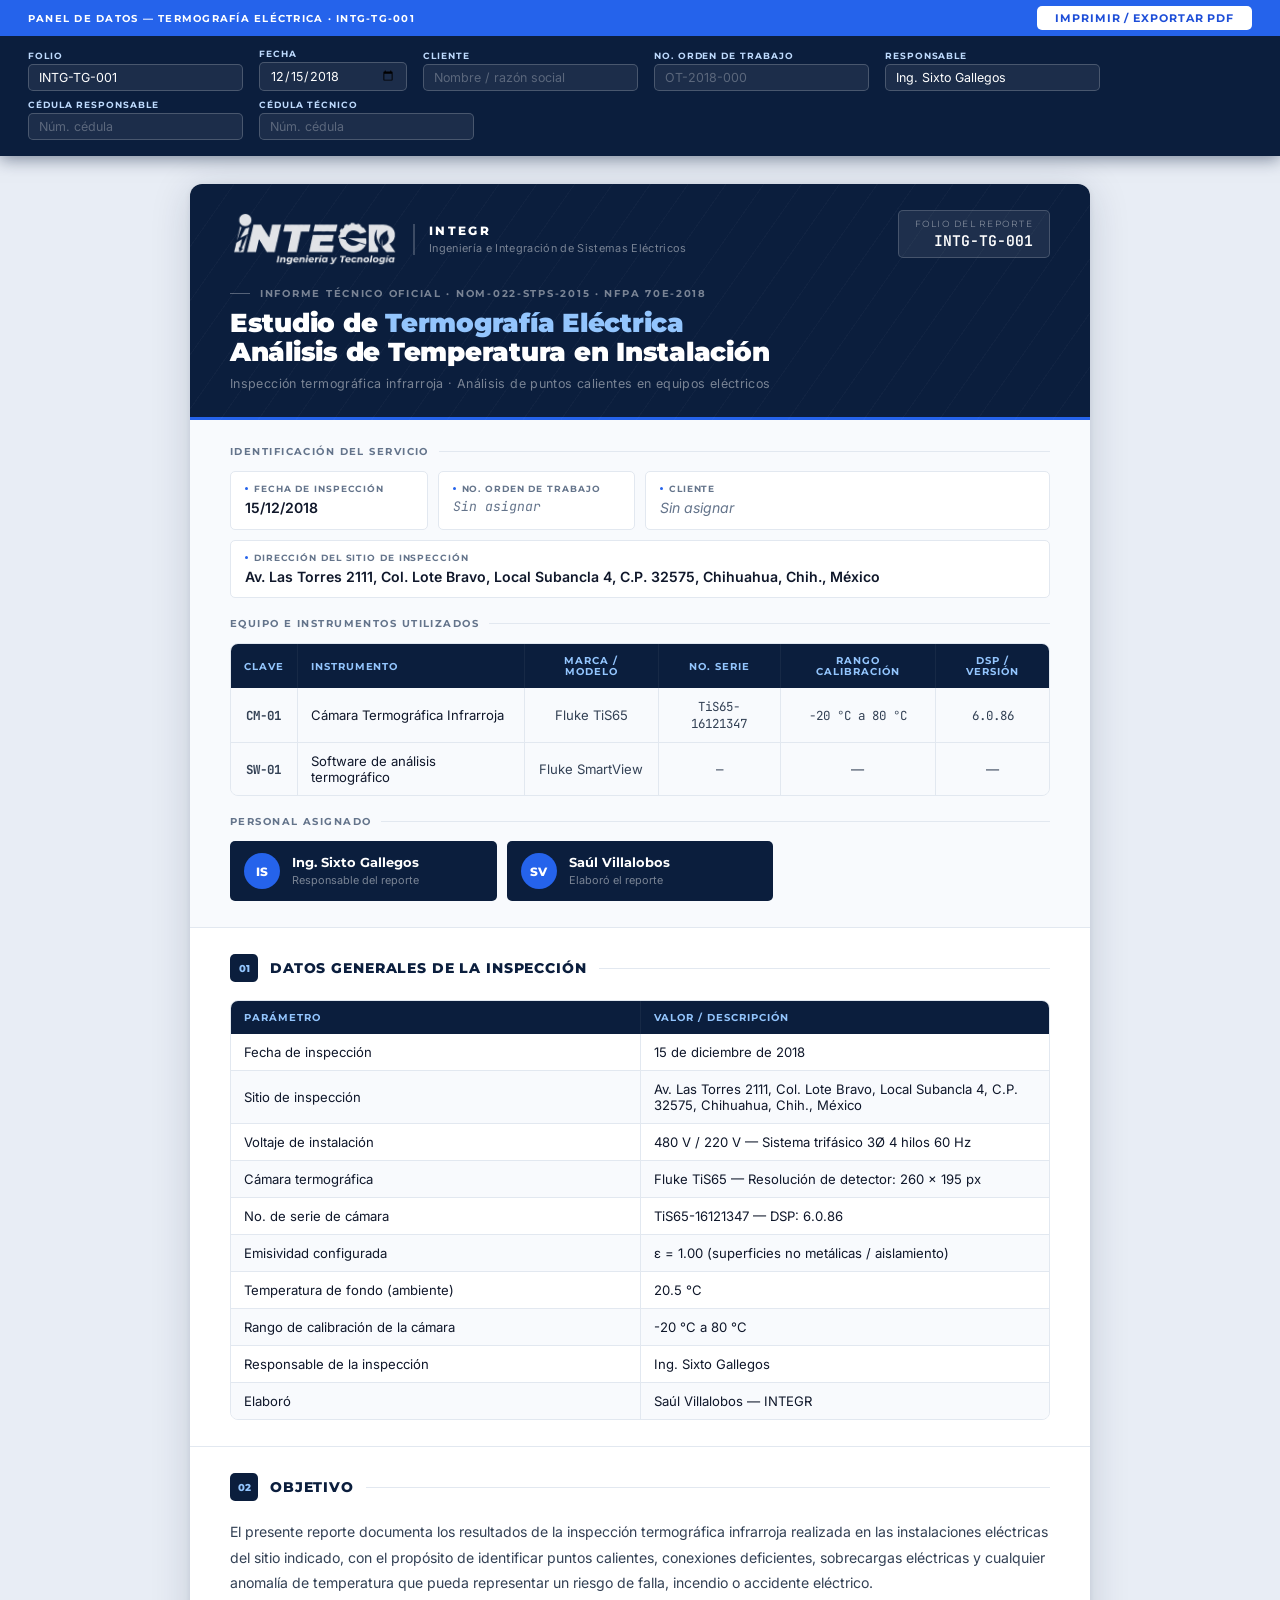
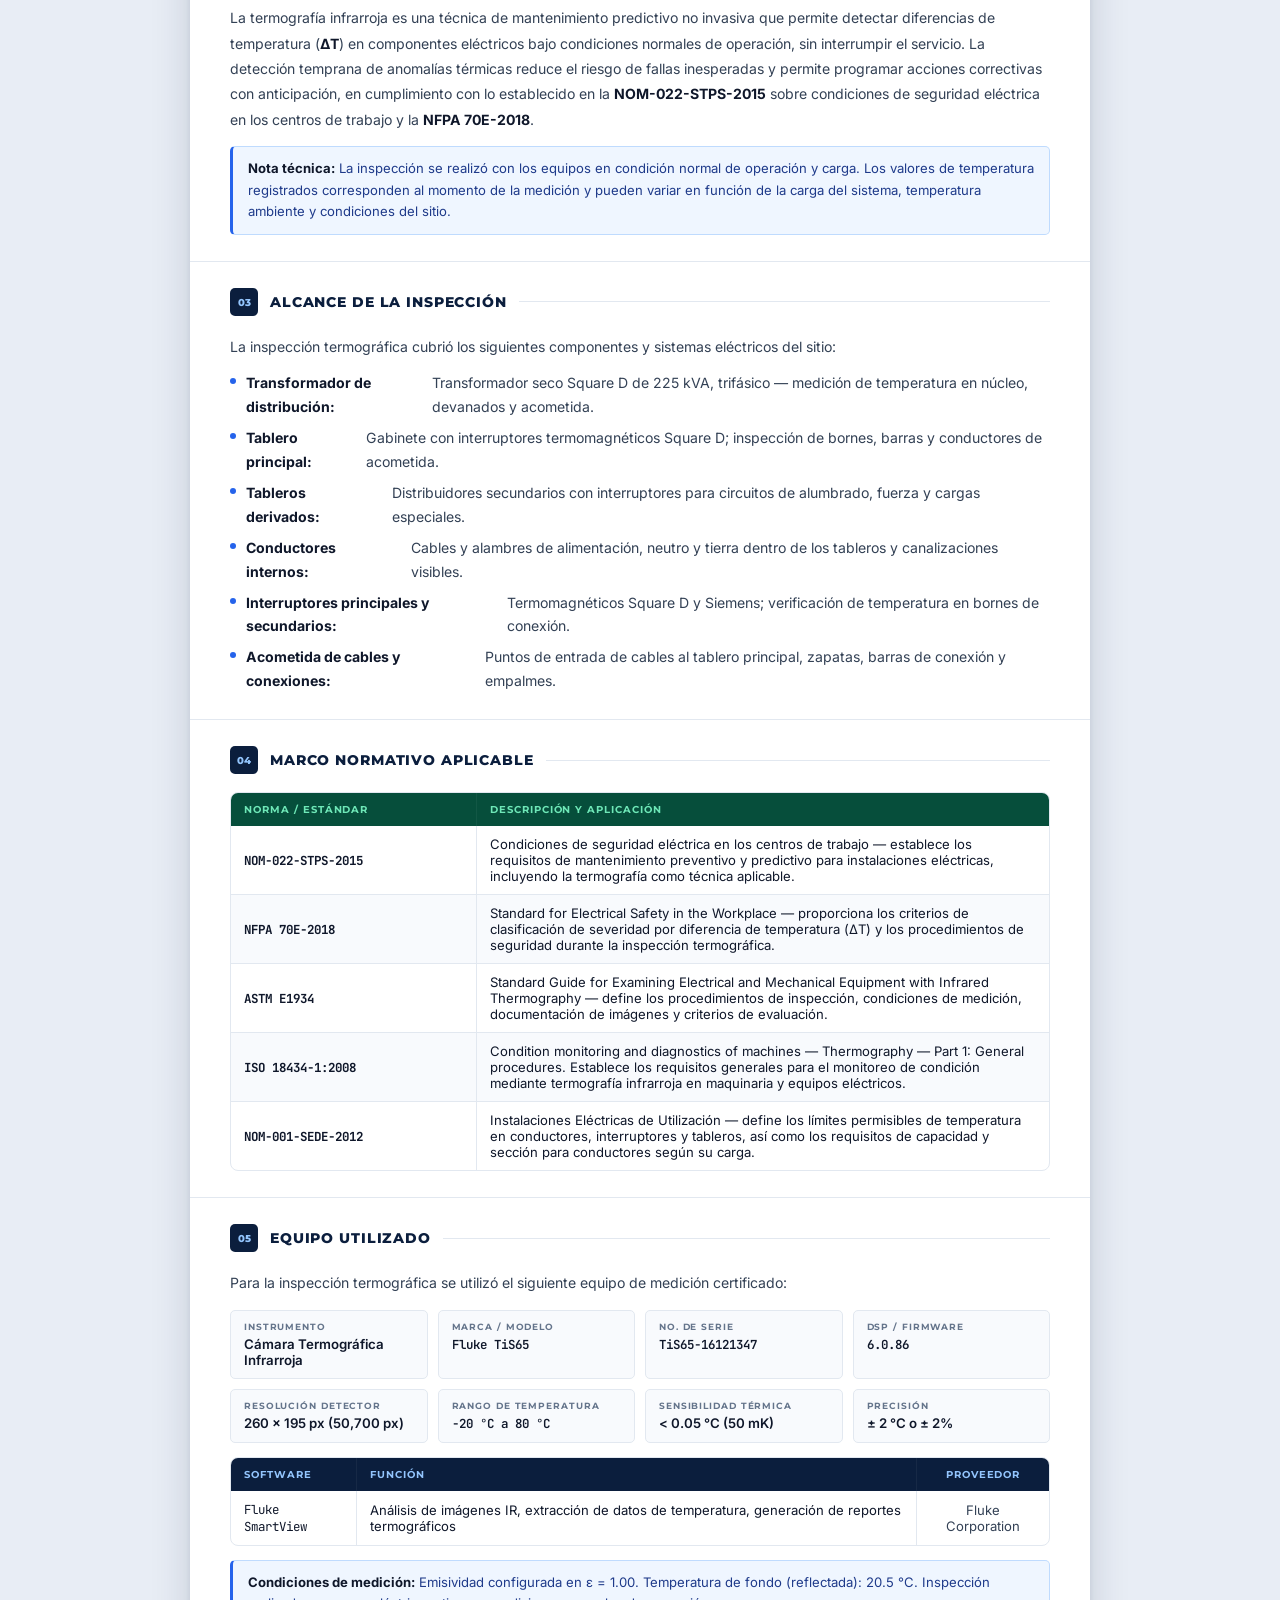
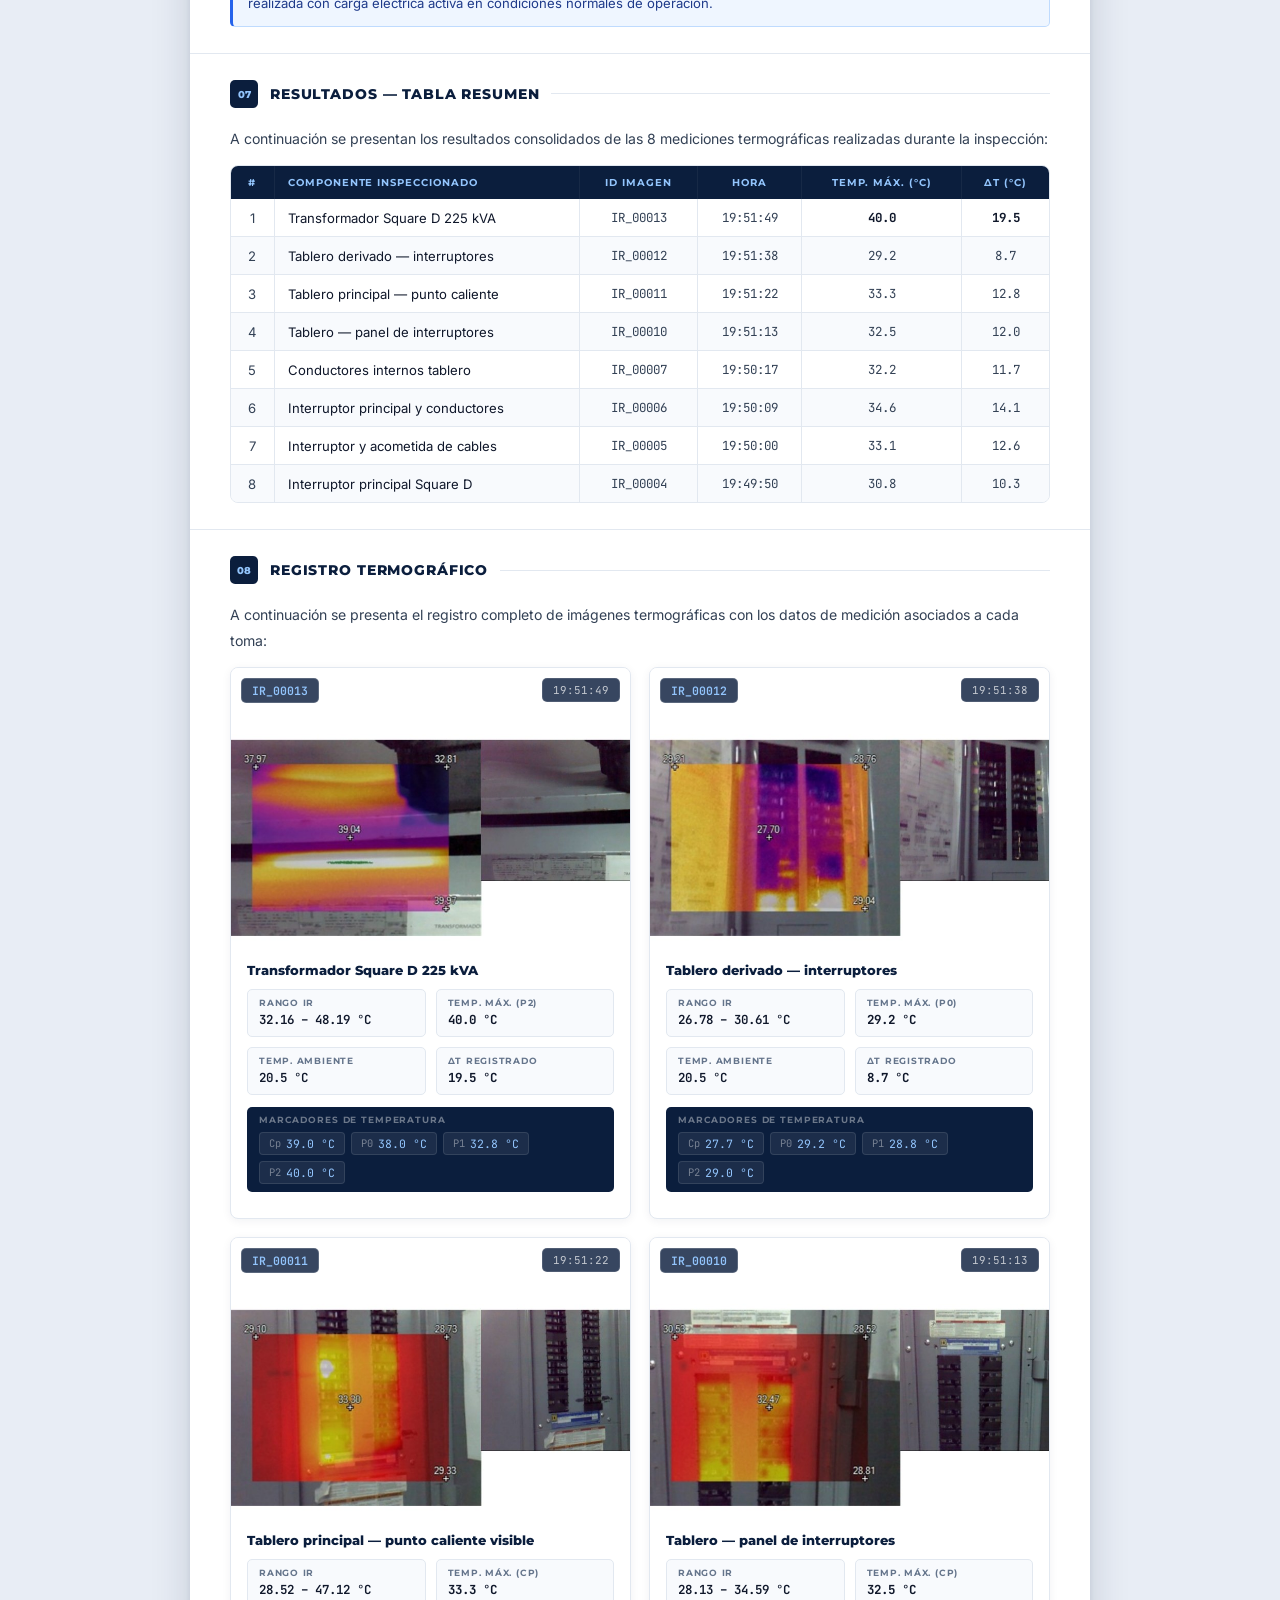
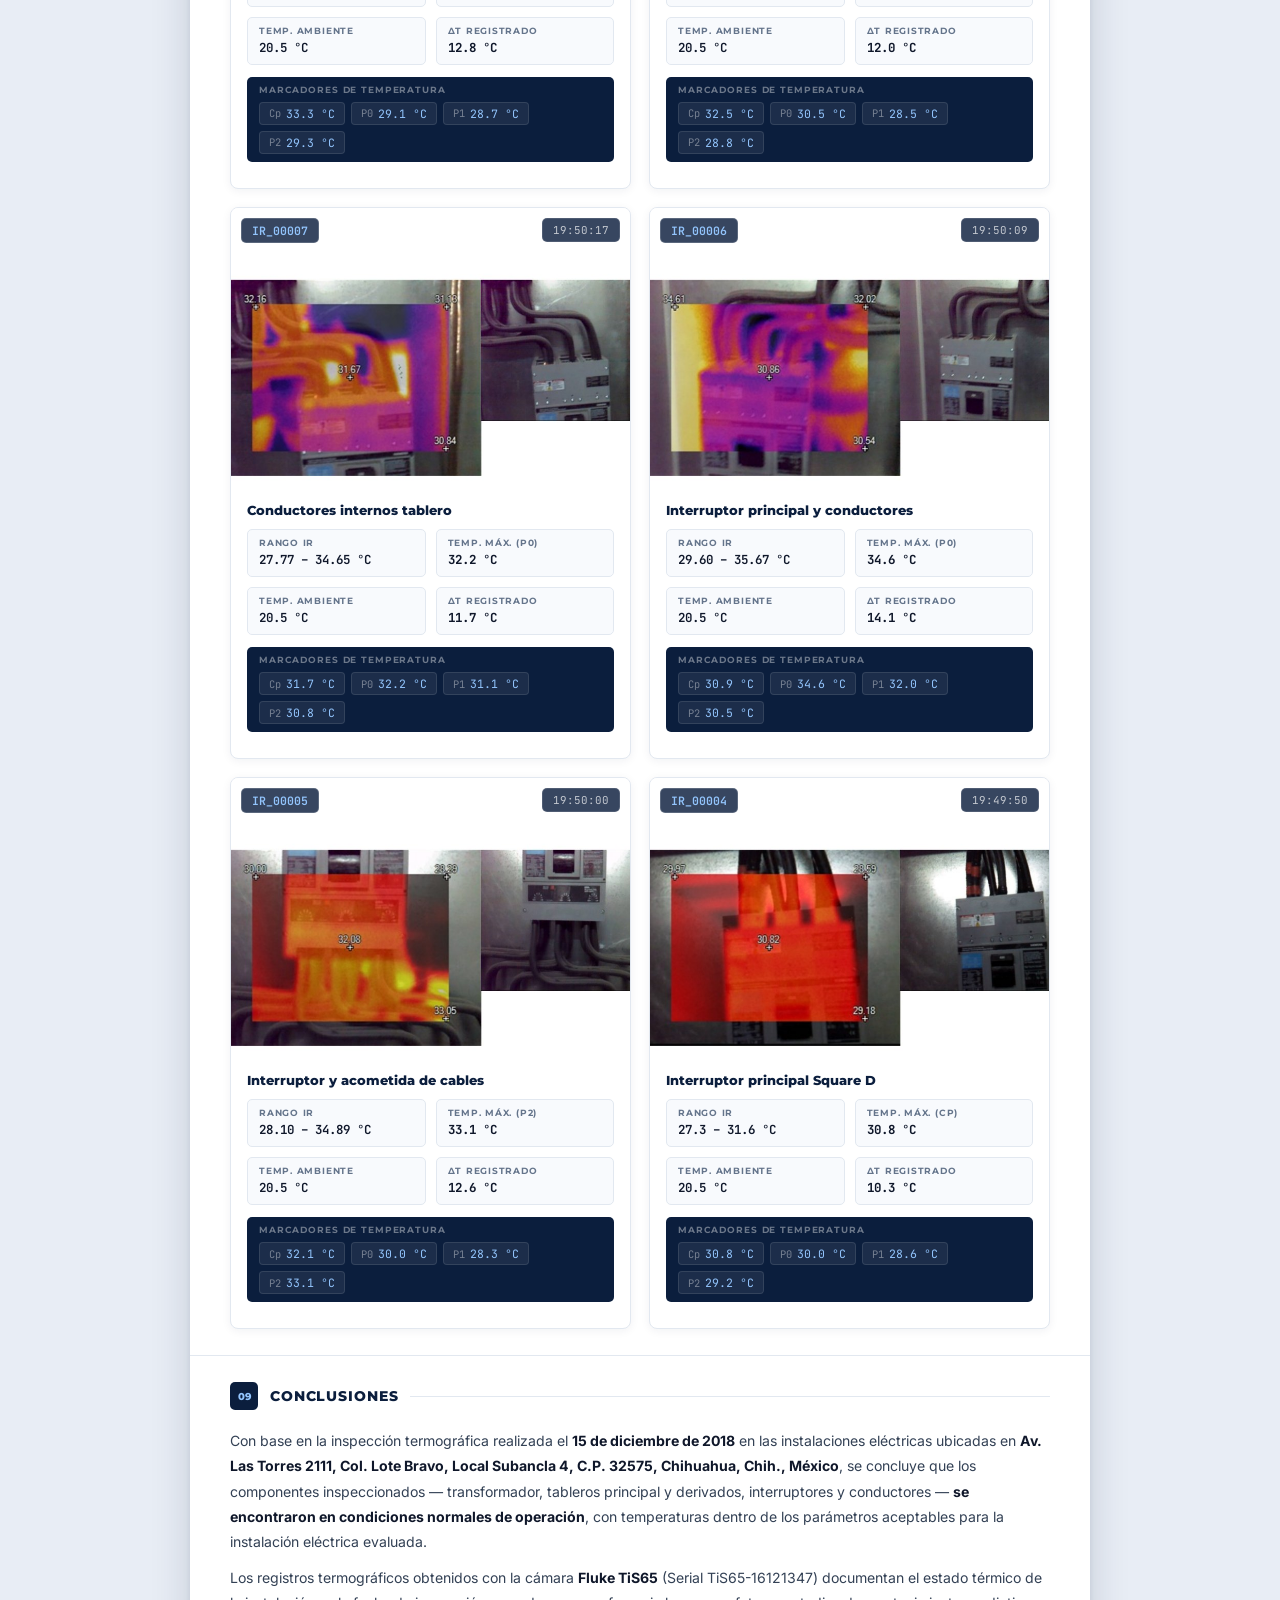
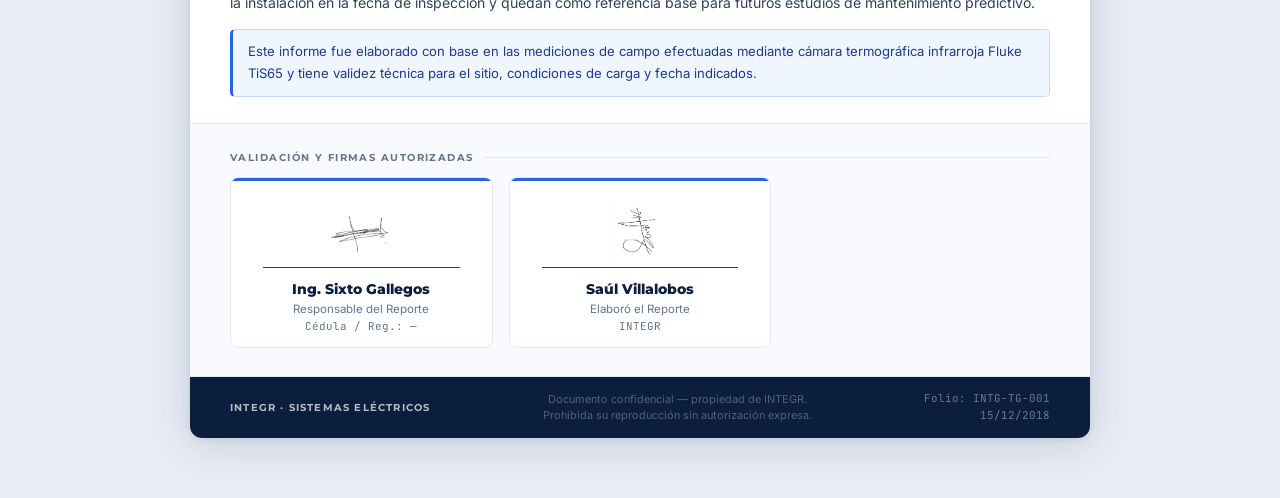
<file: termografia/index.html>
<!DOCTYPE html>
<html lang="es">

<head>
  <meta charset="UTF-8" />
  <meta name="viewport" content="width=device-width, initial-scale=1.0" />
  <title>Reporte — Estudio de Termografía Eléctrica · INTEGR</title>
  <link rel="preconnect" href="https://fonts.googleapis.com" />
  <link rel="preconnect" href="https://fonts.gstatic.com" crossorigin />
  <link
    href="https://fonts.googleapis.com/css2?family=Inter:wght@300;400;500;600;700&family=Montserrat:wght@500;600;700;800;900&family=JetBrains+Mono:wght@400;500;600&display=swap"
    rel="stylesheet" />

  <style>
    /* ══════════════════════════════════════
       VARIABLES
    ══════════════════════════════════════ */
    :root {
      --navy: #0B1E3D;
      --navy-mid: #152E55;
      --navy-soft: #1E3A6E;
      --blue: #1D4ED8;
      --blue-mid: #2563EB;
      --blue-light: #EFF6FF;
      --blue-border: #BFDBFE;
      --white: #FFFFFF;
      --off: #F8FAFD;
      --border: #E2E8F0;
      --slate: #64748B;
      --slate-dark: #475569;
      --text: #0F172A;
      --text-mid: #334155;
      --green: #065F46;
      --green-bg: #ECFDF5;
      --green-bd: #A7F3D0;
      --red: #991B1B;
      --red-bg: #FEF2F2;
      --red-bd: #FECACA;
      --amber: #92400E;
      --amber-bg: #FFFBEB;
      --amber-bd: #FDE68A;
      --orange: #9A3412;
      --orange-bg: #FFF7ED;
      --orange-bd: #FED7AA;
      --r: 8px;
      --r-sm: 5px;
    }

    *,
    *::before,
    *::after {
      box-sizing: border-box;
      margin: 0;
      padding: 0;
    }

    body {
      font-family: 'Inter', system-ui, sans-serif;
      background: #E8EDF5;
      color: var(--text);
      -webkit-font-smoothing: antialiased;
    }

    /* ══════════════════════════════════════
       PANEL DE EDICIÓN
    ══════════════════════════════════════ */
    #editor-panel {
      background: var(--navy);
      position: sticky;
      top: 0;
      z-index: 200;
      box-shadow: 0 3px 16px rgba(11, 30, 61, .5);
    }

    .ep-bar {
      background: var(--blue-mid);
      padding: 6px 28px;
      display: flex;
      align-items: center;
      justify-content: space-between;
    }

    .ep-bar-label {
      font-family: 'Montserrat', sans-serif;
      font-size: .65rem;
      font-weight: 700;
      letter-spacing: .12em;
      text-transform: uppercase;
      color: #fff;
    }

    #btn-print {
      background: #fff;
      color: var(--blue);
      border: none;
      padding: 5px 18px;
      border-radius: var(--r-sm);
      cursor: pointer;
      font-family: 'Montserrat', sans-serif;
      font-weight: 700;
      font-size: .7rem;
      letter-spacing: .08em;
      text-transform: uppercase;
      transition: opacity .15s;
    }

    #btn-print:hover {
      opacity: .85;
    }

    .ep-body {
      padding: 12px 28px 16px;
      display: flex;
      flex-wrap: wrap;
      gap: 8px 16px;
      align-items: flex-end;
    }

    .ep-group {
      display: flex;
      flex-direction: column;
      gap: 3px;
    }

    .ep-group label {
      font-family: 'Montserrat', sans-serif;
      font-size: .58rem;
      font-weight: 700;
      letter-spacing: .1em;
      text-transform: uppercase;
      color: var(--blue-border);
    }

    .ep-group input,
    .ep-group select {
      background: rgba(255, 255, 255, .07);
      border: 1px solid rgba(255, 255, 255, .2);
      color: #fff;
      border-radius: var(--r-sm);
      padding: 5px 10px;
      font-family: 'Inter', sans-serif;
      font-size: .78rem;
      outline: none;
      transition: border-color .15s;
      min-width: 148px;
    }

    .ep-group input:focus {
      border-color: #93C5FD;
    }

    .ep-group input::placeholder {
      color: rgba(255, 255, 255, .28);
    }

    .ep-group select option {
      background: var(--navy);
      color: #fff;
    }

    /* ══════════════════════════════════════
       DOCUMENTO
    ══════════════════════════════════════ */
    #documento {
      max-width: 900px;
      margin: 28px auto 60px;
      background: var(--white);
      border-radius: 12px;
      box-shadow: 0 6px 40px rgba(11, 30, 61, .16), 0 1px 6px rgba(11, 30, 61, .08);
      overflow: hidden;
    }

    /* ══════════════════════════════════════
       HEADER
    ══════════════════════════════════════ */
    .doc-header {
      background: var(--navy);
      position: relative;
      overflow: hidden;
    }

    .doc-header::before {
      content: '';
      position: absolute;
      inset: 0;
      background-image: repeating-linear-gradient(-55deg, transparent, transparent 30px,
          rgba(255, 255, 255, .025) 30px, rgba(255, 255, 255, .025) 31px);
      pointer-events: none;
    }

    .hdr-top {
      padding: 26px 40px 0;
      display: flex;
      align-items: flex-start;
      justify-content: space-between;
      position: relative;
      z-index: 1;
    }

    .hdr-brand {
      display: flex;
      align-items: center;
      gap: 14px;
    }

    .hdr-brand img {
      height: 58px;
      object-fit: contain;
      filter: brightness(0) invert(1);
      opacity: .95;
    }

    .hdr-brand-text {
      border-left: 2px solid rgba(255, 255, 255, .2);
      padding-left: 14px;
    }

    .hdr-brand-name {
      font-family: 'Montserrat', sans-serif;
      font-size: .72rem;
      font-weight: 800;
      letter-spacing: .2em;
      text-transform: uppercase;
      color: #fff;
    }

    .hdr-brand-sub {
      font-size: .68rem;
      color: rgba(255, 255, 255, .45);
      margin-top: 3px;
      letter-spacing: .03em;
    }

    .hdr-meta {
      text-align: right;
    }

    .hdr-folio {
      background: rgba(255, 255, 255, .08);
      border: 1px solid rgba(255, 255, 255, .18);
      border-radius: var(--r-sm);
      padding: 7px 16px;
      display: inline-block;
    }

    .hdr-folio-lbl {
      font-family: 'Montserrat', sans-serif;
      font-size: .56rem;
      letter-spacing: .14em;
      text-transform: uppercase;
      color: rgba(255, 255, 255, .45);
    }

    .hdr-folio-val {
      font-family: 'JetBrains Mono', monospace;
      font-size: .92rem;
      font-weight: 600;
      color: #fff;
      margin-top: 2px;
    }

    .hdr-title-wrap {
      padding: 20px 40px 26px;
      position: relative;
      z-index: 1;
    }

    .hdr-eyebrow {
      font-family: 'Montserrat', sans-serif;
      font-size: .6rem;
      font-weight: 700;
      letter-spacing: .18em;
      text-transform: uppercase;
      color: rgba(255, 255, 255, .45);
      margin-bottom: 9px;
      display: flex;
      align-items: center;
      gap: 10px;
    }

    .hdr-eyebrow::before {
      content: '';
      display: inline-block;
      width: 20px;
      height: 1px;
      background: rgba(255, 255, 255, .3);
    }

    .hdr-title {
      font-family: 'Montserrat', sans-serif;
      font-size: 1.6rem;
      font-weight: 900;
      color: #fff;
      line-height: 1.15;
      letter-spacing: -.01em;
    }

    .hdr-title span {
      color: #93C5FD;
    }

    .hdr-subtitle {
      font-size: .78rem;
      color: rgba(255, 255, 255, .45);
      margin-top: 9px;
      letter-spacing: .03em;
    }

    .hdr-accent-bar {
      height: 3px;
      background: var(--blue-mid);
    }

    /* ══════════════════════════════════════
       FICHA HELPER
    ══════════════════════════════════════ */
    .section-lbl {
      font-family: 'Montserrat', sans-serif;
      font-size: .6rem;
      font-weight: 700;
      letter-spacing: .15em;
      text-transform: uppercase;
      color: var(--slate);
      margin-bottom: 14px;
      display: flex;
      align-items: center;
      gap: 10px;
    }

    .section-lbl::after {
      content: '';
      flex: 1;
      height: 1px;
      background: var(--border);
    }

    .ficha-section {
      background: var(--off);
      border-bottom: 1px solid var(--border);
      padding: 26px 40px;
    }

    .grid-auto {
      display: grid;
      gap: 10px;
    }

    .grid-auto.c2 {
      grid-template-columns: repeat(2, 1fr);
    }

    .grid-auto.c3 {
      grid-template-columns: repeat(3, 1fr);
    }

    .grid-auto.c4 {
      grid-template-columns: repeat(4, 1fr);
    }

    .span2 {
      grid-column: span 2;
    }

    .span3 {
      grid-column: span 3;
    }

    .span4 {
      grid-column: span 4;
    }

    .info-card {
      background: var(--white);
      border: 1px solid var(--border);
      border-radius: var(--r-sm);
      padding: 11px 14px;
    }

    .ic-label {
      font-family: 'Montserrat', sans-serif;
      font-size: .56rem;
      font-weight: 700;
      letter-spacing: .1em;
      text-transform: uppercase;
      color: var(--slate);
      margin-bottom: 4px;
      display: flex;
      align-items: center;
      gap: 6px;
    }

    .ic-label::before {
      content: '';
      width: 3px;
      height: 3px;
      border-radius: 50%;
      background: var(--blue-mid);
      display: inline-block;
    }

    .ic-val {
      font-size: .88rem;
      font-weight: 600;
      color: var(--text);
      line-height: 1.4;
    }

    .ic-val.empty {
      color: var(--slate);
      font-weight: 400;
      font-style: italic;
    }

    .ic-val.mono {
      font-family: 'JetBrains Mono', monospace;
      font-size: .82rem;
    }

    /* Personas */
    .people-grid {
      display: grid;
      grid-template-columns: repeat(3, 1fr);
      gap: 10px;
    }

    .person-card {
      background: var(--navy);
      border-radius: var(--r-sm);
      padding: 12px 14px;
      display: flex;
      align-items: center;
      gap: 12px;
    }

    .p-avatar {
      width: 36px;
      height: 36px;
      border-radius: 50%;
      background: var(--blue-mid);
      display: flex;
      align-items: center;
      justify-content: center;
      font-family: 'Montserrat', sans-serif;
      font-size: .78rem;
      font-weight: 800;
      color: #fff;
      flex-shrink: 0;
    }

    .p-name {
      font-family: 'Montserrat', sans-serif;
      font-size: .8rem;
      font-weight: 700;
      color: #fff;
    }

    .p-role {
      font-size: .68rem;
      color: rgba(255, 255, 255, .45);
      margin-top: 3px;
    }

    /* ══════════════════════════════════════
       CONTENIDO — SECCIONES
    ══════════════════════════════════════ */
    .sec {
      padding: 26px 40px;
      border-bottom: 1px solid var(--border);
    }

    .sec-head {
      display: flex;
      align-items: center;
      gap: 12px;
      margin-bottom: 18px;
    }

    .sec-num {
      background: var(--navy);
      color: #93C5FD;
      font-family: 'Montserrat', sans-serif;
      font-size: .62rem;
      font-weight: 800;
      width: 28px;
      height: 28px;
      border-radius: var(--r-sm);
      display: flex;
      align-items: center;
      justify-content: center;
      flex-shrink: 0;
    }

    .sec-title {
      font-family: 'Montserrat', sans-serif;
      font-size: .9rem;
      font-weight: 800;
      letter-spacing: .06em;
      text-transform: uppercase;
      color: var(--navy);
    }

    .sec-rule {
      flex: 1;
      height: 1px;
      background: var(--border);
    }

    .sec p {
      font-size: .88rem;
      line-height: 1.8;
      color: var(--text-mid);
    }

    .sec p+p {
      margin-top: 10px;
    }

    .sec strong {
      color: var(--text);
    }

    ul.check {
      list-style: none;
      padding: 0;
      display: flex;
      flex-direction: column;
      gap: 7px;
    }

    ul.check li {
      font-size: .88rem;
      line-height: 1.7;
      color: var(--text-mid);
      display: flex;
      gap: 10px;
      align-items: flex-start;
    }

    ul.check li::before {
      content: '';
      display: inline-block;
      width: 6px;
      height: 6px;
      border-radius: 50%;
      background: var(--blue-mid);
      margin-top: 7px;
      flex-shrink: 0;
    }

    /* Nota */
    .nota {
      background: var(--blue-light);
      border: 1px solid var(--blue-border);
      border-left: 3px solid var(--blue-mid);
      border-radius: var(--r-sm);
      padding: 11px 15px;
      margin-top: 14px;
      font-size: .82rem;
      line-height: 1.65;
      color: #1E3A8A;
    }

    /* Specs grid */
    .specs-grid {
      display: grid;
      grid-template-columns: repeat(3, 1fr);
      gap: 10px;
      margin-top: 14px;
    }

    .spec-box {
      background: var(--off);
      border: 1px solid var(--border);
      border-radius: var(--r-sm);
      padding: 10px 13px;
    }

    .sb-lbl {
      font-family: 'Montserrat', sans-serif;
      font-size: .56rem;
      font-weight: 700;
      letter-spacing: .1em;
      text-transform: uppercase;
      color: var(--slate);
    }

    .sb-val {
      font-size: .83rem;
      font-weight: 600;
      color: var(--text);
      margin-top: 4px;
    }

    .sb-val.mono {
      font-family: 'JetBrains Mono', monospace;
      font-size: .78rem;
    }

    .sb-val.empty {
      color: var(--slate);
      font-style: italic;
      font-weight: 400;
    }

    /* ══════════════════════════════════════
       TABLAS
    ══════════════════════════════════════ */
    .tbl-wrap {
      overflow-x: auto;
      border-radius: var(--r);
      border: 1px solid var(--border);
      margin-top: 14px;
    }

    table {
      width: 100%;
      border-collapse: collapse;
      font-size: .82rem;
    }

    thead tr {
      background: var(--navy);
    }

    thead th {
      font-family: 'Montserrat', sans-serif;
      font-size: .6rem;
      font-weight: 700;
      letter-spacing: .1em;
      text-transform: uppercase;
      color: #93C5FD;
      padding: 11px 13px;
      text-align: center;
      border-right: 1px solid rgba(255, 255, 255, .05);
    }

    thead th:last-child {
      border-right: none;
    }

    thead th.l {
      text-align: left;
    }

    tbody tr {
      border-bottom: 1px solid var(--border);
      transition: background .12s;
    }

    tbody tr:last-child {
      border-bottom: none;
    }

    tbody tr:nth-child(even) {
      background: var(--off);
    }

    tbody tr:hover {
      background: #EEF4FF;
    }

    tbody td {
      padding: 10px 13px;
      text-align: center;
      color: var(--text-mid);
      border-right: 1px solid var(--border);
    }

    tbody td:last-child {
      border-right: none;
    }

    tbody td.l {
      text-align: left;
      color: var(--text);
    }

    tbody td.mono {
      font-family: 'JetBrains Mono', monospace;
      font-size: .78rem;
    }

    /* tabla verde (normas) */
    .t-green thead tr {
      background: #064E3B;
    }

    .t-green thead th {
      color: #6EE7B7;
    }

    /* Badges */
    .badge {
      display: inline-flex;
      align-items: center;
      gap: 4px;
      padding: 3px 10px;
      border-radius: 99px;
      font-family: 'Montserrat', sans-serif;
      font-size: .62rem;
      font-weight: 700;
      letter-spacing: .05em;
      text-transform: uppercase;
      border-width: 1px;
      border-style: solid;
    }

    .b-ok {
      background: var(--green-bg);
      color: var(--green);
      border-color: var(--green-bd);
    }

    .b-mal {
      background: var(--red-bg);
      color: var(--red);
      border-color: var(--red-bd);
    }

    .b-wait {
      background: var(--amber-bg);
      color: var(--amber);
      border-color: var(--amber-bd);
    }

    .b-orange {
      background: var(--orange-bg);
      color: var(--orange);
      border-color: var(--orange-bd);
    }

    /* ══════════════════════════════════════
       HALLAZGOS (estilo NC)
    ══════════════════════════════════════ */
    .nc-table {
      width: 100%;
      border-collapse: collapse;
      margin-top: 14px;
    }

    .nc-table thead tr {
      background: #7C2D12;
    }

    .nc-table thead th {
      color: #FDBA74;
      padding: 10px 13px;
      text-align: left;
      font-family: 'Montserrat', sans-serif;
      font-size: .7rem;
      font-weight: 700;
      letter-spacing: .08em;
      text-transform: uppercase;
    }

    .nc-table tbody td {
      padding: 11px 13px;
      border-bottom: 1px solid var(--border);
      vertical-align: top;
      font-size: .85rem;
      color: var(--text-mid);
    }

    .nc-table tbody tr:last-child td {
      border-bottom: none;
    }

    .nc-table tbody tr:nth-child(even) {
      background: var(--off);
    }

    .badge-alta {
      background: #FEF2F2;
      color: #991B1B;
      border: 1px solid #FECACA;
      padding: 3px 10px;
      border-radius: 99px;
      font-family: 'Montserrat', sans-serif;
      font-size: .62rem;
      font-weight: 700;
      text-transform: uppercase;
      white-space: nowrap;
    }

    .badge-media {
      background: #FFF7ED;
      color: #9A3412;
      border: 1px solid #FED7AA;
      padding: 3px 10px;
      border-radius: 99px;
      font-family: 'Montserrat', sans-serif;
      font-size: .62rem;
      font-weight: 700;
      text-transform: uppercase;
      white-space: nowrap;
    }

    .badge-baja {
      background: var(--amber-bg);
      color: var(--amber);
      border: 1px solid var(--amber-bd);
      padding: 3px 10px;
      border-radius: 99px;
      font-family: 'Montserrat', sans-serif;
      font-size: .62rem;
      font-weight: 700;
      text-transform: uppercase;
      white-space: nowrap;
    }

    /* ══════════════════════════════════════
       CARDS TERMOGRÁFICAS
    ══════════════════════════════════════ */
    .termo-grid {
      display: grid;
      grid-template-columns: repeat(2, 1fr);
      gap: 18px;
      margin-top: 14px;
    }

    .termo-card {
      border: 1px solid var(--border);
      border-radius: var(--r);
      overflow: hidden;
      background: var(--white);
      box-shadow: 0 2px 10px rgba(11, 30, 61, .06);
    }

    .termo-img-wrap {
      position: relative;
      background: #0B1E3D;
    }

    .termo-img-wrap img {
      width: 100%;
      height: 280px;
      object-fit: cover;
      display: block;
    }

    .termo-img-badge {
      position: absolute;
      top: 10px;
      left: 10px;
      background: rgba(11, 30, 61, .82);
      border: 1px solid rgba(255, 255, 255, .18);
      border-radius: var(--r-sm);
      padding: 4px 10px;
      font-family: 'JetBrains Mono', monospace;
      font-size: .72rem;
      font-weight: 600;
      color: #93C5FD;
      backdrop-filter: blur(4px);
    }

    .termo-img-time {
      position: absolute;
      top: 10px;
      right: 10px;
      background: rgba(11, 30, 61, .82);
      border: 1px solid rgba(255, 255, 255, .12);
      border-radius: var(--r-sm);
      padding: 4px 10px;
      font-family: 'JetBrains Mono', monospace;
      font-size: .68rem;
      color: rgba(255, 255, 255, .7);
      backdrop-filter: blur(4px);
    }

    .termo-body {
      padding: 14px 16px;
    }

    .termo-comp-name {
      font-family: 'Montserrat', sans-serif;
      font-size: .82rem;
      font-weight: 800;
      color: var(--navy);
      margin-bottom: 10px;
      line-height: 1.3;
    }

    .termo-data-grid {
      display: grid;
      grid-template-columns: 1fr 1fr;
      gap: 10px;
      margin-bottom: 12px;
    }

    .termo-data-box {
      background: var(--off);
      border: 1px solid var(--border);
      border-radius: var(--r-sm);
      padding: 8px 11px;
    }

    .tdb-lbl {
      font-family: 'Montserrat', sans-serif;
      font-size: .54rem;
      font-weight: 700;
      letter-spacing: .09em;
      text-transform: uppercase;
      color: var(--slate);
      margin-bottom: 3px;
    }

    .tdb-val {
      font-size: .82rem;
      font-weight: 600;
      color: var(--text);
    }

    .tdb-val.mono {
      font-family: 'JetBrains Mono', monospace;
      font-size: .78rem;
    }

    .termo-markers {
      background: var(--navy);
      border-radius: var(--r-sm);
      padding: 8px 12px;
      margin-bottom: 12px;
    }

    .tm-title {
      font-family: 'Montserrat', sans-serif;
      font-size: .54rem;
      font-weight: 700;
      letter-spacing: .1em;
      text-transform: uppercase;
      color: rgba(255, 255, 255, .4);
      margin-bottom: 7px;
    }

    .tm-row {
      display: flex;
      gap: 6px;
      flex-wrap: wrap;
    }

    .tm-chip {
      background: rgba(255, 255, 255, .07);
      border: 1px solid rgba(255, 255, 255, .1);
      border-radius: 4px;
      padding: 3px 9px;
      font-family: 'JetBrains Mono', monospace;
      font-size: .72rem;
      color: #93C5FD;
      display: flex;
      gap: 5px;
      align-items: center;
    }

    .tm-chip-lbl {
      color: rgba(255, 255, 255, .4);
      font-size: .65rem;
    }

    .termo-footer {
      display: flex;
      align-items: flex-start;
      justify-content: space-between;
      gap: 10px;
    }

    .termo-interp {
      font-size: .78rem;
      color: var(--text-mid);
      line-height: 1.6;
      flex: 1;
    }

    /* ══════════════════════════════════════
       FIRMAS
    ══════════════════════════════════════ */
    .firma-section {
      padding: 28px 40px;
      background: var(--off);
      border-bottom: 1px solid var(--border);
    }

    .firma-grid {
      display: grid;
      grid-template-columns: repeat(3, 1fr);
      gap: 16px;
      margin-top: 14px;
    }

    .firma-card {
      background: var(--white);
      border: 1px solid var(--border);
      border-radius: var(--r);
      padding: 18px 16px 14px;
      text-align: center;
      position: relative;
      overflow: hidden;
    }

    .firma-card::after {
      content: '';
      position: absolute;
      top: 0;
      left: 0;
      right: 0;
      height: 3px;
      background: var(--blue-mid);
    }

    .firma-space {
      height: 72px;
      border-bottom: 1.5px solid var(--text-mid);
      margin: 0 16px 12px;
      display: flex;
      align-items: flex-end;
      justify-content: center;
      padding-bottom: 6px;
    }

    .firma-space img {
      max-height: 62px;
      max-width: 100%;
      object-fit: contain;
    }

    .firma-nombre {
      font-family: 'Montserrat', sans-serif;
      font-size: .88rem;
      font-weight: 800;
      color: var(--navy);
    }

    .firma-cargo {
      font-size: .72rem;
      color: var(--slate);
      margin-top: 4px;
    }

    .firma-ced {
      font-family: 'JetBrains Mono', monospace;
      font-size: .68rem;
      color: var(--slate);
      margin-top: 3px;
    }

    /* Encabezado de página — visible solo en impresión */
    .print-page-header {
      display: none;
    }

    /* ══════════════════════════════════════
       FOOTER
    ══════════════════════════════════════ */
    .doc-footer {
      background: var(--navy);
      padding: 13px 40px;
      display: flex;
      align-items: center;
      justify-content: space-between;
      gap: 12px;
    }

    .df-l {
      font-family: 'Montserrat', sans-serif;
      font-size: .62rem;
      font-weight: 700;
      letter-spacing: .12em;
      text-transform: uppercase;
      color: rgba(255, 255, 255, .7);
    }

    .df-c {
      font-size: .68rem;
      color: rgba(255, 255, 255, .3);
      text-align: center;
      line-height: 1.5;
    }

    .df-r {
      font-family: 'JetBrains Mono', monospace;
      font-size: .68rem;
      color: rgba(255, 255, 255, .4);
      text-align: right;
      line-height: 1.6;
    }

    /* ══════════════════════════════════════
       IMPRESIÓN / PDF
    ══════════════════════════════════════ */
    @media print {

      @page {
        size: letter portrait;
        margin: 1.5cm;
      }

      * {
        -webkit-print-color-adjust: exact !important;
        print-color-adjust: exact !important;
        color-adjust: exact !important;
      }

      html {
        background: #fff !important;
      }

      body {
        background: #fff !important;
        font-size: 10pt !important;
        color: #000000 !important;
        padding: 0 !important;
        margin: 0 !important;
      }

      #editor-panel {
        display: none !important;
      }

      #documento {
        margin: 0 !important;
        border-radius: 0 !important;
        box-shadow: none !important;
        max-width: 100% !important;
        width: 100% !important;
        overflow: visible !important;
      }

      .print-page-header {
        display: flex !important;
        position: static !important;
        width: 100% !important;
        height: auto !important;
        background: var(--navy) !important;
        align-items: center;
        justify-content: space-between;
        padding: 10px 1.5cm;
        border-bottom: 2px solid #2563EB !important;
        gap: 10mm;
        box-sizing: border-box;
        margin-bottom: 0 !important;
      }

      .print-page-header img {
        height: 26px;
        object-fit: contain;
        filter: brightness(0) invert(1);
        opacity: .95;
        flex-shrink: 0;
      }

      .pph-left {
        display: flex !important;
        align-items: center;
        gap: 8px;
        flex-shrink: 0;
      }

      .pph-name {
        font-family: 'Montserrat', sans-serif !important;
        font-size: 7pt !important;
        font-weight: 800 !important;
        letter-spacing: .2em;
        text-transform: uppercase;
        color: #fff !important;
      }

      .pph-sub {
        font-size: 6.5pt !important;
        color: rgba(255, 255, 255, .5) !important;
        margin-top: 1px;
      }

      .pph-center {
        flex: 1;
        text-align: center;
      }

      .pph-doc-title {
        font-family: 'Montserrat', sans-serif !important;
        font-size: 7pt !important;
        font-weight: 700 !important;
        letter-spacing: .1em;
        text-transform: uppercase;
        color: rgba(255, 255, 255, .65) !important;
      }

      .pph-right {
        text-align: right;
        flex-shrink: 0;
      }

      .pph-folio {
        font-family: 'JetBrains Mono', monospace !important;
        font-size: 6.5pt !important;
        color: rgba(255, 255, 255, .8) !important;
      }

      .pph-fecha-line {
        font-family: 'JetBrains Mono', monospace !important;
        font-size: 6.5pt !important;
        color: rgba(255, 255, 255, .55) !important;
        margin-top: 2px;
      }

      .doc-header {
        background: var(--navy) !important;
      }

      .hdr-top {
        padding: 16px 24px 0 !important;
      }

      .hdr-title-wrap {
        padding: 12px 24px 16px !important;
      }

      .hdr-title {
        font-size: 14pt !important;
        color: #fff !important;
      }

      .hdr-title span {
        color: #93C5FD !important;
      }

      .hdr-eyebrow {
        color: rgba(255, 255, 255, .45) !important;
        font-size: 7pt !important;
      }

      .hdr-subtitle {
        color: rgba(255, 255, 255, .45) !important;
        font-size: 7.5pt !important;
      }

      .hdr-accent-bar {
        background: #2563EB !important;
      }

      .hdr-folio {
        background: rgba(255, 255, 255, .08) !important;
        border-color: rgba(255, 255, 255, .18) !important;
      }

      .hdr-folio-lbl {
        color: rgba(255, 255, 255, .45) !important;
        font-size: 6.5pt !important;
      }

      .hdr-folio-val {
        color: #fff !important;
        font-size: 8.5pt !important;
      }

      .hdr-brand-name {
        color: #fff !important;
        font-size: 7.5pt !important;
      }

      .hdr-brand-sub {
        color: rgba(255, 255, 255, .45) !important;
        font-size: 7pt !important;
      }

      .hdr-brand img {
        height: 42px !important;
      }

      .sec {
        padding: 14px 22px !important;
        border-bottom: 1px solid var(--border) !important;
      }

      .ficha-section {
        padding: 14px 22px !important;
        background: var(--off) !important;
      }

      .firma-section {
        padding: 18px 22px !important;
        background: var(--off) !important;
      }

      .sec-head {
        margin-bottom: 12px !important;
        break-after: avoid !important;
        page-break-after: avoid !important;
      }

      .sec-title {
        font-size: 9.5pt !important;
        font-weight: 700 !important;
        color: #000000 !important;
      }

      .sec-num {
        background: var(--navy) !important;
        color: #93C5FD !important;
        width: 24px !important;
        height: 24px !important;
        font-size: 7.5pt !important;
      }

      .section-lbl {
        font-size: 7.5pt !important;
        margin-bottom: 10px !important;
      }

      .sec p,
      .sec li {
        font-size: 10pt !important;
        color: #000000 !important;
        line-height: 1.55 !important;
      }

      .sec li strong,
      .sec p strong {
        display: inline !important;
      }

      ul.check {
        gap: 5px !important;
      }

      table {
        width: 100% !important;
        table-layout: fixed !important;
        border-collapse: collapse !important;
      }

      th,
      td {
        word-break: break-word !important;
        overflow-wrap: break-word !important;
      }

      .tbl-wrap {
        border-radius: 6px !important;
        margin-top: 10px !important;
        width: 100% !important;
        overflow: visible !important;
      }

      thead {
        display: table-header-group;
      }

      thead tr {
        background: var(--navy) !important;
      }

      thead th {
        padding: 8px 10px !important;
        font-size: 8.5pt !important;
        color: #ffffff !important;
        font-weight: 600 !important;
      }

      .t-green thead tr {
        background: #064E3B !important;
      }

      .t-green thead th {
        color: #6EE7B7 !important;
      }

      tbody td {
        padding: 9px 10px !important;
        font-size: 10pt !important;
        color: #000000 !important;
      }

      tbody tr:nth-child(even) {
        background: var(--off) !important;
      }

      .grid-auto.c4 {
        grid-template-columns: repeat(4, 1fr) !important;
        gap: 7px !important;
      }

      .grid-auto.c3 {
        grid-template-columns: repeat(3, 1fr) !important;
        gap: 7px !important;
      }

      .grid-auto.c2 {
        grid-template-columns: repeat(2, 1fr) !important;
        gap: 7px !important;
      }

      .info-card {
        background: var(--white) !important;
        padding: 10px 12px !important;
        break-inside: avoid !important;
        page-break-inside: avoid !important;
      }

      .ic-label {
        font-size: 7pt !important;
      }

      .ic-val {
        font-size: 10pt !important;
        color: #000000 !important;
      }

      .people-grid {
        gap: 8px !important;
      }

      .person-card {
        background: var(--navy) !important;
        padding: 11px 13px !important;
        break-inside: avoid !important;
        page-break-inside: avoid !important;
      }

      .p-avatar {
        background: #2563EB !important;
        color: #ffffff !important;
        width: 32px !important;
        height: 32px !important;
        font-size: 8pt !important;
      }

      .p-name {
        color: #ffffff !important;
        font-size: 10pt !important;
        font-weight: 600 !important;
      }

      .p-role {
        color: rgba(255, 255, 255, .75) !important;
        font-size: 8.5pt !important;
      }

      .specs-grid {
        gap: 8px !important;
        margin-top: 9px !important;
      }

      .spec-box {
        background: var(--off) !important;
        padding: 9px 11px !important;
        break-inside: avoid !important;
        page-break-inside: avoid !important;
      }

      .sb-lbl {
        font-size: 7pt !important;
      }

      .sb-val {
        font-size: 9.5pt !important;
        color: #000000 !important;
        margin-top: 2px !important;
      }

      .nota {
        background: var(--blue-light) !important;
        padding: 10px 13px !important;
        font-size: 9.5pt !important;
        color: #000000 !important;
        margin-top: 10px !important;
        break-inside: avoid !important;
        page-break-inside: avoid !important;
      }

      .badge {
        font-size: 7.5pt !important;
        padding: 2px 7px !important;
      }

      .b-ok {
        background: var(--green-bg) !important;
        color: var(--green) !important;
        border-color: var(--green-bd) !important;
      }

      .b-mal {
        background: var(--red-bg) !important;
        color: var(--red) !important;
        border-color: var(--red-bd) !important;
      }

      .b-wait {
        background: var(--amber-bg) !important;
        color: var(--amber) !important;
        border-color: var(--amber-bd) !important;
      }

      .b-orange {
        background: var(--orange-bg) !important;
        color: var(--orange) !important;
        border-color: var(--orange-bd) !important;
      }

      /* Termográficas en impresión */
      .termo-grid {
        grid-template-columns: repeat(2, 1fr) !important;
        gap: 12px !important;
      }

      .termo-card {
        break-inside: avoid !important;
        page-break-inside: avoid !important;
      }

      .termo-img-wrap img {
        height: 180px !important;
        object-fit: cover !important;
      }

      .termo-body {
        padding: 10px 12px !important;
      }

      .termo-comp-name {
        font-size: 8.5pt !important;
      }

      .termo-data-grid {
        gap: 6px !important;
        margin-bottom: 8px !important;
      }

      .termo-data-box {
        padding: 6px 8px !important;
      }

      .tdb-lbl {
        font-size: 6pt !important;
      }

      .tdb-val {
        font-size: 8pt !important;
      }

      .termo-markers {
        padding: 6px 10px !important;
        margin-bottom: 8px !important;
        background: var(--navy) !important;
      }

      .tm-chip {
        font-size: 7pt !important;
        padding: 2px 6px !important;
        color: #93C5FD !important;
        background: rgba(255, 255, 255, .07) !important;
        border-color: rgba(255, 255, 255, .1) !important;
      }

      .tm-chip-lbl {
        color: rgba(255, 255, 255, .4) !important;
      }

      .termo-interp {
        font-size: 8pt !important;
        color: #000000 !important;
      }

      /* NC/Hallazgos */
      .nc-table {
        table-layout: auto !important;
      }

      .nc-table th,
      .nc-table td {
        word-break: normal !important;
        overflow-wrap: normal !important;
        font-size: 8pt !important;
        padding: 8px 9px !important;
      }

      .badge-alta,
      .badge-media,
      .badge-baja {
        font-size: 7pt !important;
        padding: 2px 6px !important;
      }

      /* Firmas */
      .firma-grid {
        gap: 12px !important;
        margin-top: 12px !important;
        break-inside: avoid !important;
        page-break-inside: avoid !important;
      }

      .firma-card {
        background: var(--white) !important;
        padding: 14px 13px 11px !important;
        break-inside: avoid !important;
        page-break-inside: avoid !important;
      }

      .firma-card::after {
        background: #2563EB !important;
        height: 3px !important;
      }

      .firma-space {
        height: 58px !important;
        margin: 0 12px 10px !important;
      }

      .firma-space img {
        max-height: 52px !important;
      }

      .firma-nombre {
        font-size: 10pt !important;
        font-weight: 600 !important;
        color: var(--navy) !important;
      }

      .firma-cargo {
        font-size: 9pt !important;
        color: #000000 !important;
      }

      .firma-ced {
        font-size: 8.5pt !important;
        color: #000000 !important;
      }

      /* Footer */
      .doc-footer {
        background: var(--navy) !important;
        padding: 10px 24px !important;
      }

      .df-l {
        color: rgba(255, 255, 255, .7) !important;
        font-size: 7pt !important;
      }

      .df-c {
        color: rgba(255, 255, 255, .3) !important;
        font-size: 7pt !important;
      }

      .df-r {
        color: rgba(255, 255, 255, .4) !important;
        font-size: 7pt !important;
      }

      /* Saltos de página */
      tr {
        break-inside: avoid !important;
        page-break-inside: avoid !important;
      }

      h1,
      h2,
      h3,
      .sec-title,
      .sec-head {
        break-after: avoid !important;
        page-break-after: avoid !important;
      }

      [contenteditable] {
        border: none !important;
        border-bottom: none !important;
        outline: none !important;
        background: transparent !important;
        cursor: default !important;
        color: #000000 !important;
        padding: 0 !important;
        min-height: unset !important;
        box-shadow: none !important;
      }

      #btn-print,
      .no-print {
        display: none !important;
      }
    }
  </style>
</head>

<body>

  <!-- PANEL DE EDICIÓN -->
  <div id="editor-panel">
    <div class="ep-bar">
      <span class="ep-bar-label">Panel de datos — Termografía Eléctrica · INTG-TG-001</span>
      <button id="btn-print" onclick="window.print()">Imprimir / Exportar PDF</button>
    </div>
    <div class="ep-body">
      <div class="ep-group">
        <label>Folio</label>
        <input id="i-folio" value="INTG-TG-001" />
      </div>
      <div class="ep-group">
        <label>Fecha</label>
        <input id="i-fecha" type="date" value="2018-12-15" />
      </div>
      <div class="ep-group">
        <label>Cliente</label>
        <input id="i-cliente" placeholder="Nombre / razón social" />
      </div>
      <div class="ep-group">
        <label>No. Orden de Trabajo</label>
        <input id="i-ot" placeholder="OT-2018-000" />
      </div>
      <div class="ep-group">
        <label>Responsable</label>
        <input id="i-responsable" value="Ing. Sixto Gallegos" />
      </div>
      <div class="ep-group">
        <label>Cédula responsable</label>
        <input id="i-ced-resp" placeholder="Núm. cédula" />
      </div>
      <div class="ep-group">
        <label>Cédula técnico</label>
        <input id="i-ced-tec" placeholder="Núm. cédula" />
      </div>
    </div>
  </div>

  <!-- Encabezado que se repite en cada página al imprimir -->
  <div class="print-page-header">
    <div class="pph-left">
      <img src="../logo_transparente.png" alt="INTEGR" />
      <div>
        <div class="pph-name">INTEGR</div>
        <div class="pph-sub">Ingeniería e Integración de Sistemas Eléctricos</div>
      </div>
    </div>
    <div class="pph-center">
      <div class="pph-doc-title">Estudio de Termografía Eléctrica</div>
    </div>
    <div class="pph-right">
      <div class="pph-folio">Folio: <span id="pph-folio-val">INTG-TG-001</span></div>
      <div class="pph-fecha-line">Fecha: 15/12/2018</div>
    </div>
  </div>

  <!-- DOCUMENTO -->
  <div id="documento">

    <!-- HEADER -->
    <div class="doc-header">
      <div class="hdr-top">
        <div class="hdr-brand">
          <img src="../logo_transparente.png" alt="Logo INTEGR" />
          <div class="hdr-brand-text">
            <div class="hdr-brand-name">INTEGR</div>
            <div class="hdr-brand-sub">Ingeniería e Integración de Sistemas Eléctricos</div>
          </div>
        </div>
        <div class="hdr-meta">
          <div class="hdr-folio">
            <div class="hdr-folio-lbl">Folio del reporte</div>
            <div class="hdr-folio-val" id="o-folio">INTG-TG-001</div>
          </div>
        </div>
      </div>
      <div class="hdr-title-wrap">
        <div class="hdr-eyebrow">Informe Técnico Oficial · NOM-022-STPS-2015 · NFPA 70E-2018</div>
        <h1 class="hdr-title">Estudio de <span>Termografía Eléctrica</span><br />Análisis de Temperatura en Instalación</h1>
        <div class="hdr-subtitle">Inspección termográfica infrarroja · Análisis de puntos calientes en equipos eléctricos</div>
      </div>
      <div class="hdr-accent-bar"></div>
    </div>

    <!-- FICHA GENERAL -->
    <div class="ficha-section">
      <div class="section-lbl">Identificación del servicio</div>
      <div class="grid-auto c4">
        <div class="info-card">
          <div class="ic-label">Fecha de inspección</div>
          <div class="ic-val" id="o-fecha">15/12/2018</div>
        </div>
        <div class="info-card">
          <div class="ic-label">No. Orden de trabajo</div>
          <div class="ic-val mono empty" id="o-ot">Sin asignar</div>
        </div>
        <div class="info-card span2">
          <div class="ic-label">Cliente</div>
          <div class="ic-val empty" id="o-cliente">Sin asignar</div>
        </div>
        <div class="info-card span4">
          <div class="ic-label">Dirección del sitio de inspección</div>
          <div class="ic-val">Av. Las Torres 2111, Col. Lote Bravo, Local Subancla 4, C.P. 32575, Chihuahua, Chih., México</div>
        </div>
      </div>

      <!-- Equipo -->
      <div class="section-lbl" style="margin-top:20px">Equipo e instrumentos utilizados</div>
      <div class="tbl-wrap" style="margin-top:0">
        <table>
          <thead>
            <tr>
              <th>Clave</th>
              <th class="l">Instrumento</th>
              <th>Marca / Modelo</th>
              <th>No. Serie</th>
              <th>Rango calibración</th>
              <th>DSP / Versión</th>
            </tr>
          </thead>
          <tbody>
            <tr>
              <td class="mono"><strong>CM-01</strong></td>
              <td class="l">Cámara Termográfica Infrarroja</td>
              <td>Fluke TiS65</td>
              <td class="mono">TiS65-16121347</td>
              <td class="mono">-20 °C a 80 °C</td>
              <td class="mono">6.0.86</td>
            </tr>
            <tr>
              <td class="mono"><strong>SW-01</strong></td>
              <td class="l">Software de análisis termográfico</td>
              <td>Fluke SmartView</td>
              <td class="mono">—</td>
              <td>—</td>
              <td>—</td>
            </tr>
          </tbody>
        </table>
      </div>

      <!-- Personal -->
      <div class="section-lbl" style="margin-top:20px">Personal asignado</div>
      <div class="people-grid">
        <div class="person-card">
          <div class="p-avatar" id="o-avatar-resp">SG</div>
          <div>
            <div class="p-name" id="o-responsable">Ing. Sixto Gallegos</div>
            <div class="p-role">Responsable del reporte</div>
          </div>
        </div>
        <div class="person-card">
          <div class="p-avatar">SV</div>
          <div>
            <div class="p-name">Saúl Villalobos</div>
            <div class="p-role">Elaboró el reporte</div>
          </div>
        </div>
      </div>
    </div>

    <!-- ── 01. DATOS GENERALES ── -->
    <div class="sec">
      <div class="sec-head">
        <div class="sec-num">01</div>
        <div class="sec-title">Datos Generales de la Inspección</div>
        <div class="sec-rule"></div>
      </div>
      <div class="tbl-wrap">
        <table>
          <thead>
            <tr>
              <th class="l" style="width:50%">Parámetro</th>
              <th class="l" style="width:50%">Valor / Descripción</th>
            </tr>
          </thead>
          <tbody>
            <tr>
              <td class="l">Fecha de inspección</td>
              <td class="l">15 de diciembre de 2018</td>
            </tr>
            <tr>
              <td class="l">Sitio de inspección</td>
              <td class="l">Av. Las Torres 2111, Col. Lote Bravo, Local Subancla 4, C.P. 32575, Chihuahua, Chih., México</td>
            </tr>
            <tr>
              <td class="l">Voltaje de instalación</td>
              <td class="l">480 V / 220 V — Sistema trifásico 3Ø 4 hilos 60 Hz</td>
            </tr>
            <tr>
              <td class="l">Cámara termográfica</td>
              <td class="l">Fluke TiS65 — Resolución de detector: 260 × 195 px</td>
            </tr>
            <tr>
              <td class="l">No. de serie de cámara</td>
              <td class="l">TiS65-16121347 — DSP: 6.0.86</td>
            </tr>
            <tr>
              <td class="l">Emisividad configurada</td>
              <td class="l">ε = 1.00 (superficies no metálicas / aislamiento)</td>
            </tr>
            <tr>
              <td class="l">Temperatura de fondo (ambiente)</td>
              <td class="l">20.5 °C</td>
            </tr>
            <tr>
              <td class="l">Rango de calibración de la cámara</td>
              <td class="l">-20 °C a 80 °C</td>
            </tr>
            <tr>
              <td class="l">Responsable de la inspección</td>
              <td class="l">Ing. Sixto Gallegos</td>
            </tr>
            <tr>
              <td class="l">Elaboró</td>
              <td class="l">Saúl Villalobos — INTEGR</td>
            </tr>
          </tbody>
        </table>
      </div>
    </div>

    <!-- ── 02. OBJETIVO ── -->
    <div class="sec">
      <div class="sec-head">
        <div class="sec-num">02</div>
        <div class="sec-title">Objetivo</div>
        <div class="sec-rule"></div>
      </div>
      <p>
        El presente reporte documenta los resultados de la inspección termográfica infrarroja realizada en las instalaciones eléctricas del sitio indicado, con el propósito de identificar puntos calientes, conexiones deficientes, sobrecargas eléctricas y cualquier anomalía de temperatura que pueda representar un riesgo de falla, incendio o accidente eléctrico.
      </p>
      <p>
        La termografía infrarroja es una técnica de mantenimiento predictivo no invasiva que permite detectar diferencias de temperatura (<strong>ΔT</strong>) en componentes eléctricos bajo condiciones normales de operación, sin interrumpir el servicio. La detección temprana de anomalías térmicas reduce el riesgo de fallas inesperadas y permite programar acciones correctivas con anticipación, en cumplimiento con lo establecido en la <strong>NOM-022-STPS-2015</strong> sobre condiciones de seguridad eléctrica en los centros de trabajo y la <strong>NFPA 70E-2018</strong>.
      </p>
      <div class="nota">
        <strong>Nota técnica:</strong> La inspección se realizó con los equipos en condición normal de operación y carga. Los valores de temperatura registrados corresponden al momento de la medición y pueden variar en función de la carga del sistema, temperatura ambiente y condiciones del sitio.
      </div>
    </div>

    <!-- ── 03. ALCANCE ── -->
    <div class="sec">
      <div class="sec-head">
        <div class="sec-num">03</div>
        <div class="sec-title">Alcance de la Inspección</div>
        <div class="sec-rule"></div>
      </div>
      <p>La inspección termográfica cubrió los siguientes componentes y sistemas eléctricos del sitio:</p>
      <ul class="check" style="margin-top:12px">
        <li><strong>Transformador de distribución:</strong> Transformador seco Square D de 225 kVA, trifásico — medición de temperatura en núcleo, devanados y acometida.</li>
        <li><strong>Tablero principal:</strong> Gabinete con interruptores termomagnéticos Square D; inspección de bornes, barras y conductores de acometida.</li>
        <li><strong>Tableros derivados:</strong> Distribuidores secundarios con interruptores para circuitos de alumbrado, fuerza y cargas especiales.</li>
        <li><strong>Conductores internos:</strong> Cables y alambres de alimentación, neutro y tierra dentro de los tableros y canalizaciones visibles.</li>
        <li><strong>Interruptores principales y secundarios:</strong> Termomagnéticos Square D y Siemens; verificación de temperatura en bornes de conexión.</li>
        <li><strong>Acometida de cables y conexiones:</strong> Puntos de entrada de cables al tablero principal, zapatas, barras de conexión y empalmes.</li>
      </ul>
    </div>

    <!-- ── 04. MARCO NORMATIVO ── -->
    <div class="sec">
      <div class="sec-head">
        <div class="sec-num">04</div>
        <div class="sec-title">Marco Normativo Aplicable</div>
        <div class="sec-rule"></div>
      </div>
      <div class="tbl-wrap">
        <table class="t-green">
          <thead>
            <tr>
              <th class="l" style="width:30%">Norma / Estándar</th>
              <th class="l" style="width:70%">Descripción y aplicación</th>
            </tr>
          </thead>
          <tbody>
            <tr>
              <td class="l mono"><strong>NOM-022-STPS-2015</strong></td>
              <td class="l">Condiciones de seguridad eléctrica en los centros de trabajo — establece los requisitos de mantenimiento preventivo y predictivo para instalaciones eléctricas, incluyendo la termografía como técnica aplicable.</td>
            </tr>
            <tr>
              <td class="l mono"><strong>NFPA 70E-2018</strong></td>
              <td class="l">Standard for Electrical Safety in the Workplace — proporciona los criterios de clasificación de severidad por diferencia de temperatura (ΔT) y los procedimientos de seguridad durante la inspección termográfica.</td>
            </tr>
            <tr>
              <td class="l mono"><strong>ASTM E1934</strong></td>
              <td class="l">Standard Guide for Examining Electrical and Mechanical Equipment with Infrared Thermography — define los procedimientos de inspección, condiciones de medición, documentación de imágenes y criterios de evaluación.</td>
            </tr>
            <tr>
              <td class="l mono"><strong>ISO 18434-1:2008</strong></td>
              <td class="l">Condition monitoring and diagnostics of machines — Thermography — Part 1: General procedures. Establece los requisitos generales para el monitoreo de condición mediante termografía infrarroja en maquinaria y equipos eléctricos.</td>
            </tr>
            <tr>
              <td class="l mono"><strong>NOM-001-SEDE-2012</strong></td>
              <td class="l">Instalaciones Eléctricas de Utilización — define los límites permisibles de temperatura en conductores, interruptores y tableros, así como los requisitos de capacidad y sección para conductores según su carga.</td>
            </tr>
          </tbody>
        </table>
      </div>
    </div>

    <!-- ── 05. EQUIPO UTILIZADO ── -->
    <div class="sec">
      <div class="sec-head">
        <div class="sec-num">05</div>
        <div class="sec-title">Equipo Utilizado</div>
        <div class="sec-rule"></div>
      </div>
      <p>Para la inspección termográfica se utilizó el siguiente equipo de medición certificado:</p>
      <div class="specs-grid" style="grid-template-columns: repeat(4,1fr)">
        <div class="spec-box">
          <div class="sb-lbl">Instrumento</div>
          <div class="sb-val">Cámara Termográfica Infrarroja</div>
        </div>
        <div class="spec-box">
          <div class="sb-lbl">Marca / Modelo</div>
          <div class="sb-val mono">Fluke TiS65</div>
        </div>
        <div class="spec-box">
          <div class="sb-lbl">No. de Serie</div>
          <div class="sb-val mono">TiS65-16121347</div>
        </div>
        <div class="spec-box">
          <div class="sb-lbl">DSP / Firmware</div>
          <div class="sb-val mono">6.0.86</div>
        </div>
        <div class="spec-box">
          <div class="sb-lbl">Resolución detector</div>
          <div class="sb-val">260 × 195 px (50,700 px)</div>
        </div>
        <div class="spec-box">
          <div class="sb-lbl">Rango de temperatura</div>
          <div class="sb-val mono">-20 °C a 80 °C</div>
        </div>
        <div class="spec-box">
          <div class="sb-lbl">Sensibilidad térmica</div>
          <div class="sb-val">&lt; 0.05 °C (50 mK)</div>
        </div>
        <div class="spec-box">
          <div class="sb-lbl">Precisión</div>
          <div class="sb-val">± 2 °C o ± 2%</div>
        </div>
      </div>
      <div class="tbl-wrap">
        <table>
          <thead>
            <tr>
              <th class="l">Software</th>
              <th class="l">Función</th>
              <th>Proveedor</th>
            </tr>
          </thead>
          <tbody>
            <tr>
              <td class="l mono">Fluke SmartView</td>
              <td class="l">Análisis de imágenes IR, extracción de datos de temperatura, generación de reportes termográficos</td>
              <td>Fluke Corporation</td>
            </tr>
          </tbody>
        </table>
      </div>
      <div class="nota">
        <strong>Condiciones de medición:</strong> Emisividad configurada en ε = 1.00. Temperatura de fondo (reflectada): 20.5 °C. Inspección realizada con carga eléctrica activa en condiciones normales de operación.
      </div>
    </div>

    <!-- ── 07. RESULTADOS — TABLA RESUMEN ── -->
    <div class="sec">
      <div class="sec-head">
        <div class="sec-num">07</div>
        <div class="sec-title">Resultados — Tabla Resumen</div>
        <div class="sec-rule"></div>
      </div>
      <p>A continuación se presentan los resultados consolidados de las 8 mediciones termográficas realizadas durante la inspección:</p>
      <div class="tbl-wrap">
        <table>
          <thead>
            <tr>
              <th>#</th>
              <th class="l">Componente inspeccionado</th>
              <th>ID Imagen</th>
              <th>Hora</th>
              <th>Temp. máx. (°C)</th>
              <th>ΔT (°C)</th>
            </tr>
          </thead>
          <tbody>
            <tr>
              <td>1</td>
              <td class="l">Transformador Square D 225 kVA</td>
              <td class="mono">IR_00013</td>
              <td class="mono">19:51:49</td>
              <td class="mono"><strong>40.0</strong></td>
              <td class="mono"><strong>19.5</strong></td>
            </tr>
            <tr>
              <td>2</td>
              <td class="l">Tablero derivado — interruptores</td>
              <td class="mono">IR_00012</td>
              <td class="mono">19:51:38</td>
              <td class="mono">29.2</td>
              <td class="mono">8.7</td>
            </tr>
            <tr>
              <td>3</td>
              <td class="l">Tablero principal — punto caliente</td>
              <td class="mono">IR_00011</td>
              <td class="mono">19:51:22</td>
              <td class="mono">33.3</td>
              <td class="mono">12.8</td>
            </tr>
            <tr>
              <td>4</td>
              <td class="l">Tablero — panel de interruptores</td>
              <td class="mono">IR_00010</td>
              <td class="mono">19:51:13</td>
              <td class="mono">32.5</td>
              <td class="mono">12.0</td>
            </tr>
            <tr>
              <td>5</td>
              <td class="l">Conductores internos tablero</td>
              <td class="mono">IR_00007</td>
              <td class="mono">19:50:17</td>
              <td class="mono">32.2</td>
              <td class="mono">11.7</td>
            </tr>
            <tr>
              <td>6</td>
              <td class="l">Interruptor principal y conductores</td>
              <td class="mono">IR_00006</td>
              <td class="mono">19:50:09</td>
              <td class="mono">34.6</td>
              <td class="mono">14.1</td>
            </tr>
            <tr>
              <td>7</td>
              <td class="l">Interruptor y acometida de cables</td>
              <td class="mono">IR_00005</td>
              <td class="mono">19:50:00</td>
              <td class="mono">33.1</td>
              <td class="mono">12.6</td>
            </tr>
            <tr>
              <td>8</td>
              <td class="l">Interruptor principal Square D</td>
              <td class="mono">IR_00004</td>
              <td class="mono">19:49:50</td>
              <td class="mono">30.8</td>
              <td class="mono">10.3</td>
            </tr>
          </tbody>
        </table>
      </div>
    </div>

    <!-- ── 08. REGISTRO TERMOGRÁFICO ── -->
    <div class="sec">
      <div class="sec-head">
        <div class="sec-num">08</div>
        <div class="sec-title">Registro Termográfico</div>
        <div class="sec-rule"></div>
      </div>
      <p>A continuación se presenta el registro completo de imágenes termográficas con los datos de medición asociados a cada toma:</p>

      <div class="termo-grid">

        <!-- IR_00013 — Transformador -->
        <div class="termo-card">
          <div class="termo-img-wrap">
            <img src="img/IR_00013_transformador.jpg" alt="IR_00013 — Transformador Square D 225 kVA" />
            <div class="termo-img-badge">IR_00013</div>
            <div class="termo-img-time">19:51:49</div>
          </div>
          <div class="termo-body">
            <div class="termo-comp-name">Transformador Square D 225 kVA</div>
            <div class="termo-data-grid">
              <div class="termo-data-box">
                <div class="tdb-lbl">Rango IR</div>
                <div class="tdb-val mono">32.16 – 48.19 °C</div>
              </div>
              <div class="termo-data-box">
                <div class="tdb-lbl">Temp. máx. (P2)</div>
                <div class="tdb-val mono"><strong>40.0 °C</strong></div>
              </div>
              <div class="termo-data-box">
                <div class="tdb-lbl">Temp. ambiente</div>
                <div class="tdb-val mono">20.5 °C</div>
              </div>
              <div class="termo-data-box">
                <div class="tdb-lbl">ΔT registrado</div>
                <div class="tdb-val mono"><strong>19.5 °C</strong></div>
              </div>
            </div>
            <div class="termo-markers">
              <div class="tm-title">Marcadores de temperatura</div>
              <div class="tm-row">
                <div class="tm-chip"><span class="tm-chip-lbl">Cp</span> 39.0 °C</div>
                <div class="tm-chip"><span class="tm-chip-lbl">P0</span> 38.0 °C</div>
                <div class="tm-chip"><span class="tm-chip-lbl">P1</span> 32.8 °C</div>
                <div class="tm-chip"><span class="tm-chip-lbl">P2</span> 40.0 °C</div>
              </div>
            </div>
            <div class="termo-footer">
            </div>
          </div>
        </div>

        <!-- IR_00012 — Tablero derivado -->
        <div class="termo-card">
          <div class="termo-img-wrap">
            <img src="img/IR_00012_tablero_derecho.jpg" alt="IR_00012 — Tablero derivado interruptores" />
            <div class="termo-img-badge">IR_00012</div>
            <div class="termo-img-time">19:51:38</div>
          </div>
          <div class="termo-body">
            <div class="termo-comp-name">Tablero derivado — interruptores</div>
            <div class="termo-data-grid">
              <div class="termo-data-box">
                <div class="tdb-lbl">Rango IR</div>
                <div class="tdb-val mono">26.78 – 30.61 °C</div>
              </div>
              <div class="termo-data-box">
                <div class="tdb-lbl">Temp. máx. (P0)</div>
                <div class="tdb-val mono"><strong>29.2 °C</strong></div>
              </div>
              <div class="termo-data-box">
                <div class="tdb-lbl">Temp. ambiente</div>
                <div class="tdb-val mono">20.5 °C</div>
              </div>
              <div class="termo-data-box">
                <div class="tdb-lbl">ΔT registrado</div>
                <div class="tdb-val mono"><strong>8.7 °C</strong></div>
              </div>
            </div>
            <div class="termo-markers">
              <div class="tm-title">Marcadores de temperatura</div>
              <div class="tm-row">
                <div class="tm-chip"><span class="tm-chip-lbl">Cp</span> 27.7 °C</div>
                <div class="tm-chip"><span class="tm-chip-lbl">P0</span> 29.2 °C</div>
                <div class="tm-chip"><span class="tm-chip-lbl">P1</span> 28.8 °C</div>
                <div class="tm-chip"><span class="tm-chip-lbl">P2</span> 29.0 °C</div>
              </div>
            </div>
            <div class="termo-footer">
            </div>
          </div>
        </div>

        <!-- IR_00011 — Tablero principal -->
        <div class="termo-card">
          <div class="termo-img-wrap">
            <img src="img/IR_00011_tablero_izq.jpg" alt="IR_00011 — Tablero principal punto caliente" />
            <div class="termo-img-badge">IR_00011</div>
            <div class="termo-img-time">19:51:22</div>
          </div>
          <div class="termo-body">
            <div class="termo-comp-name">Tablero principal — punto caliente visible</div>
            <div class="termo-data-grid">
              <div class="termo-data-box">
                <div class="tdb-lbl">Rango IR</div>
                <div class="tdb-val mono">28.52 – 47.12 °C</div>
              </div>
              <div class="termo-data-box">
                <div class="tdb-lbl">Temp. máx. (Cp)</div>
                <div class="tdb-val mono"><strong>33.3 °C</strong></div>
              </div>
              <div class="termo-data-box">
                <div class="tdb-lbl">Temp. ambiente</div>
                <div class="tdb-val mono">20.5 °C</div>
              </div>
              <div class="termo-data-box">
                <div class="tdb-lbl">ΔT registrado</div>
                <div class="tdb-val mono"><strong>12.8 °C</strong></div>
              </div>
            </div>
            <div class="termo-markers">
              <div class="tm-title">Marcadores de temperatura</div>
              <div class="tm-row">
                <div class="tm-chip"><span class="tm-chip-lbl">Cp</span> 33.3 °C</div>
                <div class="tm-chip"><span class="tm-chip-lbl">P0</span> 29.1 °C</div>
                <div class="tm-chip"><span class="tm-chip-lbl">P1</span> 28.7 °C</div>
                <div class="tm-chip"><span class="tm-chip-lbl">P2</span> 29.3 °C</div>
              </div>
            </div>
            <div class="termo-footer">
            </div>
          </div>
        </div>

        <!-- IR_00010 — Tablero panel -->
        <div class="termo-card">
          <div class="termo-img-wrap">
            <img src="img/IR_00010_tablero_panel.jpg" alt="IR_00010 — Tablero panel de interruptores" />
            <div class="termo-img-badge">IR_00010</div>
            <div class="termo-img-time">19:51:13</div>
          </div>
          <div class="termo-body">
            <div class="termo-comp-name">Tablero — panel de interruptores</div>
            <div class="termo-data-grid">
              <div class="termo-data-box">
                <div class="tdb-lbl">Rango IR</div>
                <div class="tdb-val mono">28.13 – 34.59 °C</div>
              </div>
              <div class="termo-data-box">
                <div class="tdb-lbl">Temp. máx. (Cp)</div>
                <div class="tdb-val mono"><strong>32.5 °C</strong></div>
              </div>
              <div class="termo-data-box">
                <div class="tdb-lbl">Temp. ambiente</div>
                <div class="tdb-val mono">20.5 °C</div>
              </div>
              <div class="termo-data-box">
                <div class="tdb-lbl">ΔT registrado</div>
                <div class="tdb-val mono"><strong>12.0 °C</strong></div>
              </div>
            </div>
            <div class="termo-markers">
              <div class="tm-title">Marcadores de temperatura</div>
              <div class="tm-row">
                <div class="tm-chip"><span class="tm-chip-lbl">Cp</span> 32.5 °C</div>
                <div class="tm-chip"><span class="tm-chip-lbl">P0</span> 30.5 °C</div>
                <div class="tm-chip"><span class="tm-chip-lbl">P1</span> 28.5 °C</div>
                <div class="tm-chip"><span class="tm-chip-lbl">P2</span> 28.8 °C</div>
              </div>
            </div>
            <div class="termo-footer">
            </div>
          </div>
        </div>

        <!-- IR_00007 — Conductores internos -->
        <div class="termo-card">
          <div class="termo-img-wrap">
            <img src="img/IR_00007_cables.jpg" alt="IR_00007 — Conductores internos tablero" />
            <div class="termo-img-badge">IR_00007</div>
            <div class="termo-img-time">19:50:17</div>
          </div>
          <div class="termo-body">
            <div class="termo-comp-name">Conductores internos tablero</div>
            <div class="termo-data-grid">
              <div class="termo-data-box">
                <div class="tdb-lbl">Rango IR</div>
                <div class="tdb-val mono">27.77 – 34.65 °C</div>
              </div>
              <div class="termo-data-box">
                <div class="tdb-lbl">Temp. máx. (P0)</div>
                <div class="tdb-val mono"><strong>32.2 °C</strong></div>
              </div>
              <div class="termo-data-box">
                <div class="tdb-lbl">Temp. ambiente</div>
                <div class="tdb-val mono">20.5 °C</div>
              </div>
              <div class="termo-data-box">
                <div class="tdb-lbl">ΔT registrado</div>
                <div class="tdb-val mono"><strong>11.7 °C</strong></div>
              </div>
            </div>
            <div class="termo-markers">
              <div class="tm-title">Marcadores de temperatura</div>
              <div class="tm-row">
                <div class="tm-chip"><span class="tm-chip-lbl">Cp</span> 31.7 °C</div>
                <div class="tm-chip"><span class="tm-chip-lbl">P0</span> 32.2 °C</div>
                <div class="tm-chip"><span class="tm-chip-lbl">P1</span> 31.1 °C</div>
                <div class="tm-chip"><span class="tm-chip-lbl">P2</span> 30.8 °C</div>
              </div>
            </div>
            <div class="termo-footer">
            </div>
          </div>
        </div>

        <!-- IR_00006 — Interruptor principal y conductores -->
        <div class="termo-card">
          <div class="termo-img-wrap">
            <img src="img/IR_00006_interruptor.jpg" alt="IR_00006 — Interruptor principal y conductores" />
            <div class="termo-img-badge">IR_00006</div>
            <div class="termo-img-time">19:50:09</div>
          </div>
          <div class="termo-body">
            <div class="termo-comp-name">Interruptor principal y conductores</div>
            <div class="termo-data-grid">
              <div class="termo-data-box">
                <div class="tdb-lbl">Rango IR</div>
                <div class="tdb-val mono">29.60 – 35.67 °C</div>
              </div>
              <div class="termo-data-box">
                <div class="tdb-lbl">Temp. máx. (P0)</div>
                <div class="tdb-val mono"><strong>34.6 °C</strong></div>
              </div>
              <div class="termo-data-box">
                <div class="tdb-lbl">Temp. ambiente</div>
                <div class="tdb-val mono">20.5 °C</div>
              </div>
              <div class="termo-data-box">
                <div class="tdb-lbl">ΔT registrado</div>
                <div class="tdb-val mono"><strong>14.1 °C</strong></div>
              </div>
            </div>
            <div class="termo-markers">
              <div class="tm-title">Marcadores de temperatura</div>
              <div class="tm-row">
                <div class="tm-chip"><span class="tm-chip-lbl">Cp</span> 30.9 °C</div>
                <div class="tm-chip"><span class="tm-chip-lbl">P0</span> 34.6 °C</div>
                <div class="tm-chip"><span class="tm-chip-lbl">P1</span> 32.0 °C</div>
                <div class="tm-chip"><span class="tm-chip-lbl">P2</span> 30.5 °C</div>
              </div>
            </div>
            <div class="termo-footer">
            </div>
          </div>
        </div>

        <!-- IR_00005 — Interruptor y acometida -->
        <div class="termo-card">
          <div class="termo-img-wrap">
            <img src="img/IR_00005_interruptor2.jpg" alt="IR_00005 — Interruptor y acometida de cables" />
            <div class="termo-img-badge">IR_00005</div>
            <div class="termo-img-time">19:50:00</div>
          </div>
          <div class="termo-body">
            <div class="termo-comp-name">Interruptor y acometida de cables</div>
            <div class="termo-data-grid">
              <div class="termo-data-box">
                <div class="tdb-lbl">Rango IR</div>
                <div class="tdb-val mono">28.10 – 34.89 °C</div>
              </div>
              <div class="termo-data-box">
                <div class="tdb-lbl">Temp. máx. (P2)</div>
                <div class="tdb-val mono"><strong>33.1 °C</strong></div>
              </div>
              <div class="termo-data-box">
                <div class="tdb-lbl">Temp. ambiente</div>
                <div class="tdb-val mono">20.5 °C</div>
              </div>
              <div class="termo-data-box">
                <div class="tdb-lbl">ΔT registrado</div>
                <div class="tdb-val mono"><strong>12.6 °C</strong></div>
              </div>
            </div>
            <div class="termo-markers">
              <div class="tm-title">Marcadores de temperatura</div>
              <div class="tm-row">
                <div class="tm-chip"><span class="tm-chip-lbl">Cp</span> 32.1 °C</div>
                <div class="tm-chip"><span class="tm-chip-lbl">P0</span> 30.0 °C</div>
                <div class="tm-chip"><span class="tm-chip-lbl">P1</span> 28.3 °C</div>
                <div class="tm-chip"><span class="tm-chip-lbl">P2</span> 33.1 °C</div>
              </div>
            </div>
            <div class="termo-footer">
            </div>
          </div>
        </div>

        <!-- IR_00004 — Interruptor principal Square D -->
        <div class="termo-card">
          <div class="termo-img-wrap">
            <img src="img/IR_00004_breaker.jpg" alt="IR_00004 — Interruptor principal Square D" />
            <div class="termo-img-badge">IR_00004</div>
            <div class="termo-img-time">19:49:50</div>
          </div>
          <div class="termo-body">
            <div class="termo-comp-name">Interruptor principal Square D</div>
            <div class="termo-data-grid">
              <div class="termo-data-box">
                <div class="tdb-lbl">Rango IR</div>
                <div class="tdb-val mono">27.3 – 31.6 °C</div>
              </div>
              <div class="termo-data-box">
                <div class="tdb-lbl">Temp. máx. (Cp)</div>
                <div class="tdb-val mono"><strong>30.8 °C</strong></div>
              </div>
              <div class="termo-data-box">
                <div class="tdb-lbl">Temp. ambiente</div>
                <div class="tdb-val mono">20.5 °C</div>
              </div>
              <div class="termo-data-box">
                <div class="tdb-lbl">ΔT registrado</div>
                <div class="tdb-val mono"><strong>10.3 °C</strong></div>
              </div>
            </div>
            <div class="termo-markers">
              <div class="tm-title">Marcadores de temperatura</div>
              <div class="tm-row">
                <div class="tm-chip"><span class="tm-chip-lbl">Cp</span> 30.8 °C</div>
                <div class="tm-chip"><span class="tm-chip-lbl">P0</span> 30.0 °C</div>
                <div class="tm-chip"><span class="tm-chip-lbl">P1</span> 28.6 °C</div>
                <div class="tm-chip"><span class="tm-chip-lbl">P2</span> 29.2 °C</div>
              </div>
            </div>
            <div class="termo-footer">
            </div>
          </div>
        </div>

      </div><!-- /.termo-grid -->
    </div>

    <!-- ── 09. CONCLUSIONES ── -->
    <div class="sec">
      <div class="sec-head">
        <div class="sec-num">09</div>
        <div class="sec-title">Conclusiones</div>
        <div class="sec-rule"></div>
      </div>
      <p>
        Con base en la inspección termográfica realizada el <strong>15 de diciembre de 2018</strong> en las
        instalaciones eléctricas ubicadas en <strong>Av. Las Torres 2111, Col. Lote Bravo, Local Subancla 4,
        C.P. 32575, Chihuahua, Chih., México</strong>, se concluye que los componentes inspeccionados
        — transformador, tableros principal y derivados, interruptores y conductores —
        <strong>se encontraron en condiciones normales de operación</strong>, con temperaturas dentro de los
        parámetros aceptables para la instalación eléctrica evaluada.
      </p>
      <p>
        Los registros termográficos obtenidos con la cámara <strong>Fluke TiS65</strong> (Serial TiS65-16121347)
        documentan el estado térmico de la instalación en la fecha de inspección y quedan como referencia base
        para futuros estudios de mantenimiento predictivo.
      </p>
      <div class="nota">
        Este informe fue elaborado con base en las mediciones de campo efectuadas mediante cámara termográfica
        infrarroja Fluke TiS65 y tiene validez técnica para el sitio, condiciones de carga y fecha indicados.
      </div>
    </div>

    <!-- FIRMAS -->
    <div class="firma-section">
      <div class="section-lbl">Validación y firmas autorizadas</div>
      <div class="firma-grid">
        <div class="firma-card">
          <div class="firma-space">
            <img src="../firma_transparente.png" alt="Firma Sixto Gallegos" />
          </div>
          <div class="firma-nombre" id="o-firma-resp">Ing. Sixto Gallegos</div>
          <div class="firma-cargo">Responsable del Reporte</div>
          <div class="firma-ced" id="o-ced-resp">Cédula / Reg.: —</div>
        </div>
        <div class="firma-card">
          <div class="firma-space">
            <img src="../firmasaul.png" alt="Firma Saúl Villalobos" />
          </div>
          <div class="firma-nombre">Saúl Villalobos</div>
          <div class="firma-cargo">Elaboró el Reporte</div>
          <div class="firma-ced">INTEGR</div>
        </div>
      </div>
    </div>

    <!-- FOOTER -->
    <div class="doc-footer">
      <div class="df-l">INTEGR · Sistemas Eléctricos</div>
      <div class="df-c">
        Documento confidencial — propiedad de INTEGR.<br />
        Prohibida su reproducción sin autorización expresa.
      </div>
      <div class="df-r">
        Folio: <span id="o-folio-pie">INTG-TG-001</span><br />
        15/12/2018
      </div>
    </div>

  </div><!-- /#documento -->

  <script>
    /* ════════════════════════════════════════
       SINCRONIZACIÓN PANEL → DOCUMENTO
    ════════════════════════════════════════ */

    function fmt(dateStr) {
      if (!dateStr) return '—';
      const [y, m, d] = dateStr.split('-');
      return `${d}/${m}/${y}`;
    }

    function initials(name) {
      if (!name) return '??';
      return name.trim().split(/\s+/).map(w => w[0]).join('').toUpperCase().slice(0, 2);
    }

    function syncAll() {
      const folio = document.getElementById('i-folio').value || 'INTG-TG-001';
      const fecha = document.getElementById('i-fecha').value;
      const cliente = document.getElementById('i-cliente').value;
      const ot = document.getElementById('i-ot').value;
      const resp = document.getElementById('i-responsable').value;
      const cedResp = document.getElementById('i-ced-resp').value;

      document.getElementById('o-folio').textContent = folio;
      document.getElementById('o-folio-pie').textContent = folio;
      if (document.getElementById('pph-folio-val'))
        document.getElementById('pph-folio-val').textContent = folio;

      document.getElementById('o-fecha').textContent = fecha ? fmt(fecha) : '15/12/2018';

      const oOT = document.getElementById('o-ot');
      if (ot) {
        oOT.textContent = ot;
        oOT.classList.remove('empty');
        oOT.classList.add('mono');
      } else {
        oOT.textContent = 'Sin asignar';
        oOT.classList.add('empty');
      }

      const oCliente = document.getElementById('o-cliente');
      if (cliente) {
        oCliente.textContent = cliente;
        oCliente.classList.remove('empty');
      } else {
        oCliente.textContent = 'Sin asignar';
        oCliente.classList.add('empty');
      }

      if (resp) {
        document.getElementById('o-responsable').textContent = resp;
        document.getElementById('o-avatar-resp').textContent = initials(resp);
        document.getElementById('o-firma-resp').textContent = resp;
      }

      const cedEl = document.getElementById('o-ced-resp');
      if (cedResp) {
        cedEl.textContent = 'Cédula / Reg.: ' + cedResp;
      } else {
        cedEl.textContent = 'Cédula / Reg.: —';
      }
    }

    ['i-folio','i-fecha','i-cliente','i-ot','i-responsable','i-ced-resp','i-ced-tec'].forEach(id => {
      const el = document.getElementById(id);
      if (el) el.addEventListener('input', syncAll);
    });

    // Inicializar con valores por defecto
    syncAll();
  </script>

</body>
</html>
</file>
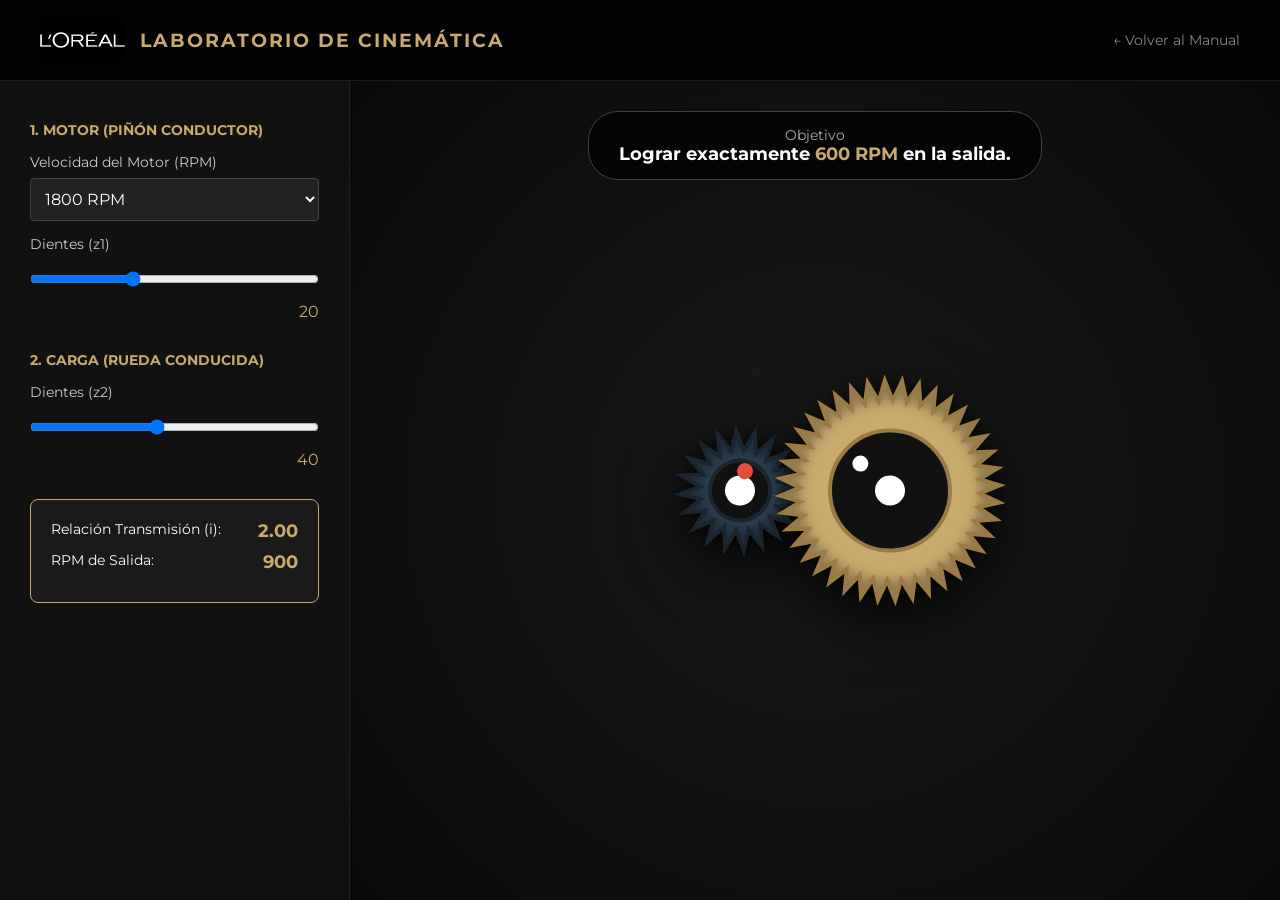
<file: manual_loreal/juegos/acoplamiento_juego.html>
<!DOCTYPE html>
<html lang="es">
<head>
  <meta charset="UTF-8">
  <meta name="viewport" content="width=device-width, initial-scale=1.0">
  <title>Sistemas de Acoplamiento — L'Oréal</title>
  <link href="https://fonts.googleapis.com/css2?family=Montserrat:wght@400;600;800&display=swap" rel="stylesheet">
  <style>
    :root {
      --bg-main: #0a0a0a;
      --gold: #C8A96E;
      --font-ui: 'Montserrat', sans-serif;
    }

    * { box-sizing: border-box; margin: 0; padding: 0; }
    
    body {
      background-color: var(--bg-main);
      color: #fff;
      font-family: var(--font-ui);
      min-height: 100vh;
      display: flex;
      flex-direction: column;
    }

    header {
      padding: 20px 40px;
      border-bottom: 1px solid rgba(255,255,255,0.1);
      display: flex;
      justify-content: space-between;
      align-items: center;
      background: rgba(0,0,0,0.8);
      z-index: 10;
    }
    .brand { display: flex; align-items: center; gap: 15px; }
    .brand img { height: 40px; filter: invert(1); }
    h1 { font-size: 1.2rem; font-weight: 700; color: var(--gold); text-transform: uppercase; letter-spacing: 2px; }
    .back-btn { color: #888; text-decoration: none; font-size: 0.9rem; transition: color 0.3s; }
    .back-btn:hover { color: var(--gold); }

    .layout {
      display: grid;
      grid-template-columns: 350px 1fr;
      flex: 1;
    }

    .controls {
      background: #111;
      border-right: 1px solid #222;
      padding: 40px 30px;
      display: flex;
      flex-direction: column;
      gap: 30px;
    }

    .control-group h3 { font-size: 0.9rem; color: var(--gold); text-transform: uppercase; margin-bottom: 15px; }
    .control-group label { display: block; margin-bottom: 8px; font-size: 0.85rem; color: #ccc; }
    .control-group select, .control-group input {
      width: 100%;
      padding: 10px;
      background: #222;
      border: 1px solid #444;
      color: #fff;
      border-radius: 4px;
      font-family: var(--font-ui);
      font-size: 1rem;
    }

    .stats {
      background: #1a1a1a;
      border: 1px solid var(--gold);
      padding: 20px;
      border-radius: 8px;
    }
    .stat-row { display: flex; justify-content: space-between; margin-bottom: 10px; font-size: 0.9rem; }
    .stat-val { font-weight: bold; color: var(--gold); font-size: 1.1rem; }

    .canvas-container {
      position: relative;
      display: flex;
      justify-content: center;
      align-items: center;
      background: radial-gradient(circle at center, #1a1a1a 0%, #0a0a0a 100%);
      overflow: hidden;
    }

    canvas {
      display: block;
      filter: drop-shadow(0 20px 30px rgba(0,0,0,0.8));
    }
    
    .mission {
      position: absolute;
      top: 30px; left: 50%;
      transform: translateX(-50%);
      background: rgba(0,0,0,0.7);
      padding: 15px 30px;
      border: 1px solid #444;
      border-radius: 30px;
      backdrop-filter: blur(5px);
      text-align: center;
    }
    .mission.success { border-color: #0f0; box-shadow: 0 0 20px rgba(0,255,0,0.2); }
  </style>
</head>
<body>

  <header>
    <div class="brand">
      <img src="../img/image.png" alt="L'Oréal" />
      <h1>Laboratorio de Cinemática</h1>
    </div>
    <a href="../index.html" class="back-btn">← Volver al Manual</a>
  </header>

  <div class="layout">
    <div class="controls">
      <div class="control-group">
        <h3>1. Motor (Piñón Conductor)</h3>
        <label>Velocidad del Motor (RPM)</label>
        <select id="motor-rpm">
          <option value="900">900 RPM</option>
          <option value="1800" selected>1800 RPM</option>
          <option value="3600">3600 RPM</option>
        </select>

        <label style="margin-top: 15px;">Dientes (z1)</label>
        <input type="range" id="gear1-teeth" min="10" max="40" value="20">
        <div style="text-align: right; color: var(--gold);" id="g1-val">20</div>
      </div>

      <div class="control-group">
        <h3>2. Carga (Rueda Conducida)</h3>
        <label>Dientes (z2)</label>
        <input type="range" id="gear2-teeth" min="10" max="80" value="40">
        <div style="text-align: right; color: var(--gold);" id="g2-val">40</div>
      </div>

      <div class="stats">
        <div class="stat-row">
          <span>Relación Transmisión (i):</span>
          <span class="stat-val" id="stat-ratio">2.00</span>
        </div>
        <div class="stat-row">
          <span>RPM de Salida:</span>
          <span class="stat-val" id="stat-rpm">900</span>
        </div>
      </div>
    </div>

    <div class="canvas-container">
      <div class="mission" id="mission-box">
        <p style="color:#aaa; font-size:0.85rem;">Objetivo</p>
        <p style="font-weight:bold; font-size:1.1rem;">Lograr exactamente <span style="color:var(--gold);">600 RPM</span> en la salida.</p>
      </div>
      <canvas id="sim-canvas"></canvas>
    </div>
  </div>

  <script>
    const canvas = document.getElementById('sim-canvas');
    const ctx = canvas.getContext('2d');
    
    // UI Elements
    const motorRpmEl = document.getElementById('motor-rpm');
    const gear1El = document.getElementById('gear1-teeth');
    const gear2El = document.getElementById('gear2-teeth');
    const g1Val = document.getElementById('g1-val');
    const g2Val = document.getElementById('g2-val');
    const statRatio = document.getElementById('stat-ratio');
    const statRpm = document.getElementById('stat-rpm');
    const missionBox = document.getElementById('mission-box');

    let g1Teeth = 20;
    let g2Teeth = 40;
    let motorRpm = 1800;
    let angle1 = 0;
    let angle2 = 0;
    let lastTime = performance.now();

    function resize() {
      canvas.width = canvas.parentElement.clientWidth;
      canvas.height = canvas.parentElement.clientHeight;
    }
    window.addEventListener('resize', resize);
    resize();

    // Dibujado de engranaje (Simplificado pero estético)
    function drawGear(ctx, x, y, teeth, pitchRadius, angle, isDriver) {
      ctx.save();
      ctx.translate(x, y);
      ctx.rotate(angle);

      // Sombra y estilo
      ctx.shadowColor = 'rgba(0,0,0,0.5)';
      ctx.shadowBlur = 10;
      ctx.fillStyle = isDriver ? '#2C3E50' : '#C8A96E';
      ctx.strokeStyle = isDriver ? '#1A252F' : '#9A7A45';
      ctx.lineWidth = 4;

      const outerRadius = pitchRadius + 10; // addendum
      const innerRadius = pitchRadius - 10; // dedendum
      
      ctx.beginPath();
      for (let i = 0; i < teeth * 2; i++) {
        const theta = (i * Math.PI) / teeth;
        const r = (i % 2 === 0) ? outerRadius : innerRadius;
        if (i === 0) ctx.moveTo(r * Math.cos(theta), r * Math.sin(theta));
        else ctx.lineTo(r * Math.cos(theta), r * Math.sin(theta));
      }
      ctx.closePath();
      ctx.fill();
      ctx.stroke();

      // Detalles internos
      ctx.shadowBlur = 0;
      ctx.fillStyle = '#111';
      ctx.beginPath();
      ctx.arc(0, 0, pitchRadius * 0.6, 0, Math.PI * 2);
      ctx.fill();
      ctx.stroke();

      // Eje
      ctx.fillStyle = '#fff';
      ctx.beginPath();
      ctx.arc(0, 0, 15, 0, Math.PI * 2);
      ctx.fill();

      // Referencia visual de rotación
      ctx.fillStyle = isDriver ? '#E74C3C' : '#fff';
      ctx.beginPath();
      ctx.arc(pitchRadius * 0.4, 0, 8, 0, Math.PI * 2);
      ctx.fill();

      ctx.restore();
    }

    function updatePhysics() {
      g1Teeth = parseInt(gear1El.value);
      g2Teeth = parseInt(gear2El.value);
      motorRpm = parseInt(motorRpmEl.value);
      
      g1Val.innerText = g1Teeth;
      g2Val.innerText = g2Teeth;

      const ratio = g2Teeth / g1Teeth;
      const outRpm = motorRpm / ratio;

      statRatio.innerText = ratio.toFixed(2);
      statRpm.innerText = Math.round(outRpm);

      if (Math.round(outRpm) === 600) {
        missionBox.classList.add('success');
      } else {
        missionBox.classList.remove('success');
      }

      return { ratio, outRpm };
    }

    function animate(time) {
      const dt = (time - lastTime) / 1000;
      lastTime = time;

      const { ratio } = updatePhysics();

      // El módulo en el canvas, base: 1 diente = X pixeles de circunferencia
      // Modulo M = D / Z. Para que engranen, M debe ser igual.
      // D = Z * M. Elijamos M = 5.
      const module = 5;
      const r1 = (g1Teeth * module) / 2;
      const r2 = (g2Teeth * module) / 2;

      // Velocidad angular (reducida visualmente)
      // W (rad/s)
      const visualRpm = motorRpm / 20; // Lento para que se vea
      const w1 = (visualRpm * Math.PI) / 30; 
      const w2 = -w1 / ratio;

      angle1 += w1 * dt;
      angle2 += w2 * dt;

      ctx.clearRect(0, 0, canvas.width, canvas.height);

      const cx = canvas.width / 2;
      const cy = canvas.height / 2;

      // Posiciones
      const dist = r1 + r2;
      const x1 = cx - dist / 2;
      const x2 = cx + dist / 2;

      // Dibujar línea central
      ctx.strokeStyle = '#333';
      ctx.lineWidth = 2;
      ctx.setLineDash([5, 5]);
      ctx.beginPath();
      ctx.moveTo(x1, cy);
      ctx.lineTo(x2, cy);
      ctx.stroke();
      ctx.setLineDash([]);

      // Dibujar engranajes
      drawGear(ctx, x1, cy, g1Teeth, r1, angle1, true);
      
      // Sincronizar fase del segundo engranaje para que engranen perfecto
      // (z1 * theta1 = -z2 * theta2) -> theta2 = -theta1 * (z1/z2) + offset
      const offset = (Math.PI / g2Teeth) + (Math.PI);
      const syncAngle2 = -angle1 * (g1Teeth/g2Teeth) + offset;
      
      drawGear(ctx, x2, cy, g2Teeth, r2, syncAngle2, false);

      requestAnimationFrame(animate);
    }

    // Event listeners
    gear1El.addEventListener('input', updatePhysics);
    gear2El.addEventListener('input', updatePhysics);
    motorRpmEl.addEventListener('change', updatePhysics);

    updatePhysics();
    requestAnimationFrame(animate);
  </script>
</body>
</html>
</file>
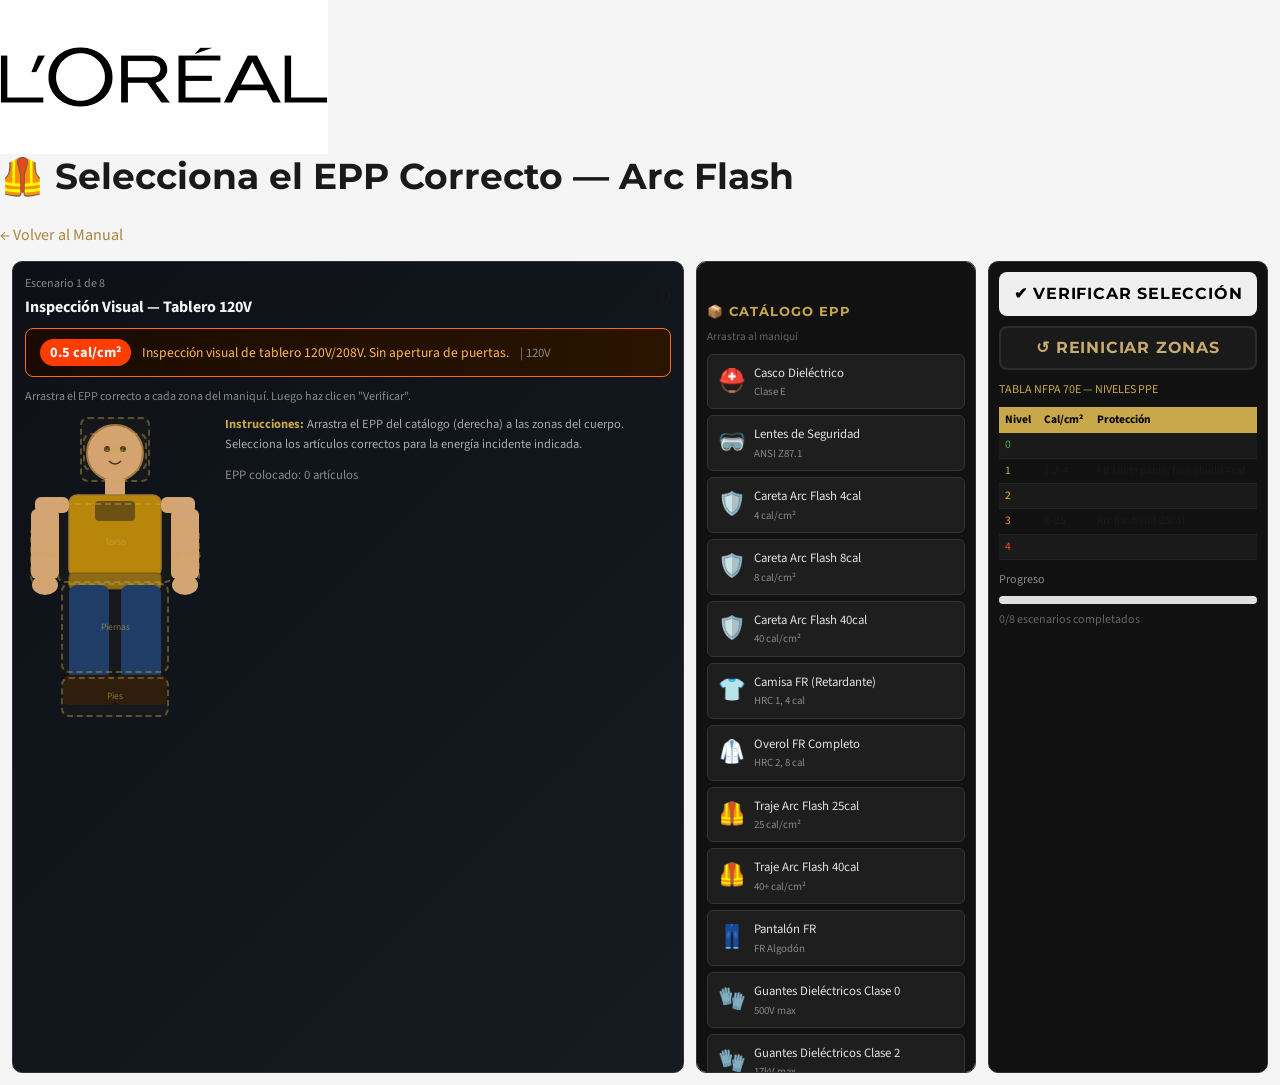
<file: manual_loreal/juegos/arcflash_epp.html>
<!DOCTYPE html>
<html lang="es">
<head>
<meta charset="UTF-8">
<meta name="viewport" content="width=device-width, initial-scale=1.0">
<title>Selecciona el EPP Correcto — Arc Flash</title>
<link rel="stylesheet" href="../css/style.css">
<style>
body { overflow-x: hidden; }
.game-layout { display: grid; grid-template-columns: 1fr 280px 280px; gap: 12px; padding: 12px; height: calc(100vh - 64px); }

/* Mannequin area */
.mannequin-area {
  background: linear-gradient(135deg, #0D1117, #161B22);
  border: 1px solid #333; border-radius: 10px; padding: 12px;
  position: relative; overflow: hidden;
}
.scenario-banner {
  background: linear-gradient(90deg, #1A0A00, #2A1400);
  border: 1px solid #FF6B00; border-radius: 8px; padding: 10px 14px;
  margin-bottom: 10px; font-size: 0.85rem;
}
.energy-badge {
  display: inline-block; background: #FF3D00; color: white;
  padding: 2px 10px; border-radius: 20px; font-weight: 700;
  font-size: 0.9rem; margin-right: 8px;
}

/* Mannequin SVG + drop zones */
.mannequin-container { display: flex; align-items: flex-start; justify-content: center; gap: 20px; margin-top: 8px; }
.mannequin-wrapper { position: relative; width: 180px; flex-shrink: 0; }
.mannequin-svg { width: 180px; }

/* Drop zones overlaid on mannequin */
.drop-zone {
  position: absolute; border: 2px dashed rgba(201,168,76,0.4);
  border-radius: 8px; cursor: pointer; transition: all 0.2s;
  display: flex; align-items: center; justify-content: center;
  font-size: 0.6rem; color: rgba(201,168,76,0.6); text-align: center;
  background: rgba(201,168,76,0.03);
}
.drop-zone:hover, .drop-zone.drag-over { border-color: #C9A84C; background: rgba(201,168,76,0.12); }
.drop-zone.filled { border-style: solid; border-color: #C9A84C; background: rgba(201,168,76,0.08); }
.drop-zone.correct { border-color: #4CAF50; background: rgba(76,175,80,0.15); }
.drop-zone.wrong { border-color: #F44336; background: rgba(244,67,54,0.15); }
.drop-zone .placed-item { font-size: 1.2rem; }

/* Equipment zones on mannequin */
#zone-head   { top: 2px; left: 55px; width: 70px; height: 65px; }
#zone-face   { top: 18px; left: 58px; width: 64px; height: 38px; }
#zone-torso  { top: 88px; left: 32px; width: 116px; height: 80px; }
#zone-legs   { top: 168px; left: 36px; width: 108px; height: 90px; }
#zone-hands  { top: 110px; left: 5px; width: 25px; height: 60px; }
#zone-hands2 { top: 110px; left: 150px; width: 25px; height: 60px; }
#zone-feet   { top: 262px; left: 36px; width: 108px; height: 40px; }

/* EPP Catalog */
.catalog-panel {
  background: #111; border: 1px solid #333; border-radius: 10px;
  padding: 10px; overflow-y: auto;
}
.catalog-panel h3 { font-size: 0.8rem; color: #C9A84C; text-transform: uppercase; letter-spacing: 1px; margin-bottom: 8px; }
.epp-item {
  background: #1E1E1E; border: 1px solid #333; border-radius: 6px;
  padding: 8px 10px; margin-bottom: 6px; cursor: grab;
  display: flex; align-items: center; gap: 8px;
  transition: all 0.2s; user-select: none;
}
.epp-item:hover { border-color: #C9A84C; transform: translateX(2px); }
.epp-item.dragging { opacity: 0.4; }
.epp-item .epp-icon { font-size: 1.4rem; flex-shrink: 0; }
.epp-item .epp-info { flex: 1; }
.epp-item .epp-name { font-size: 0.8rem; color: #E0E0E0; }
.epp-item .epp-rating { font-size: 0.68rem; color: #888; }
.epp-item.used { opacity: 0.4; cursor: not-allowed; }

/* Right panel */
.result-panel { background: #111; border: 1px solid #333; border-radius: 10px; padding: 10px; display: flex; flex-direction: column; gap: 10px; overflow-y: auto; }

.verify-btn { width: 100%; padding: 12px; font-size: 1rem; }
.feedback-item { padding: 6px 10px; border-radius: 6px; font-size: 0.78rem; margin-bottom: 4px; }
.fi-correct { background: rgba(76,175,80,0.2); color: #A5D6A7; border: 1px solid #4CAF50; }
.fi-wrong   { background: rgba(244,67,54,0.15); color: #EF9A9A; border: 1px solid #F44336; }
.fi-missing { background: rgba(255,152,0,0.15); color: #FFB74D; border: 1px solid #FF9800; }

/* NFPA table */
.nfpa-table { width: 100%; border-collapse: collapse; font-size: 0.72rem; }
.nfpa-table th { background: #C9A84C; color: #000; padding: 4px 6px; text-align: left; }
.nfpa-table td { padding: 3px 6px; border-bottom: 1px solid #222; }
.nfpa-table tr:nth-child(even) td { background: #1A1A1A; }

.scenario-counter { font-size: 0.75rem; color: #888; }
</style>
</head>
<body>
<header class="game-header">
  <img src="../img/image.png" alt="L'Oréal Logo">
  <h1>🦺 Selecciona el EPP Correcto — Arc Flash</h1>
  <a href="../index.html" class="back-btn">← Volver al Manual</a>
</header>

<div class="game-layout">
  <!-- Center: Mannequin -->
  <div class="mannequin-area">
    <div style="display:flex;align-items:center;justify-content:space-between;margin-bottom:8px;">
      <div>
        <div class="scenario-counter" id="scenario-counter">Escenario 1 de 8</div>
        <div id="scenario-title" style="font-size:1rem;font-weight:700;color:#F5F5F5;margin-top:2px;"></div>
      </div>
      <div class="score-display" id="score" style="font-size:1.4rem;">0</div>
    </div>

    <div class="scenario-banner" id="scenario-banner">
      <span class="energy-badge" id="energy-badge">? cal/cm²</span>
      <span id="scenario-desc" style="color:#FFB74D;"></span>
    </div>

    <div style="font-size:0.75rem;color:#888;margin-bottom:8px;">Arrastra el EPP correcto a cada zona del maniquí. Luego haz clic en "Verificar".</div>

    <div class="mannequin-container">
      <div class="mannequin-wrapper">
        <!-- SVG Mannequin -->
        <svg class="mannequin-svg" viewBox="0 0 180 310" xmlns="http://www.w3.org/2000/svg">
          <!-- Head -->
          <circle cx="90" cy="38" r="28" fill="#D4A574" stroke="#A07840" stroke-width="2"/>
          <!-- Neck -->
          <rect x="80" y="64" width="20" height="16" fill="#D4A574"/>
          <!-- Torso -->
          <rect x="44" y="80" width="92" height="82" rx="8" fill="#B8860B" stroke="#A07830" stroke-width="1.5"/>
          <!-- L'Oréal shirt detail -->
          <rect x="70" y="86" width="40" height="20" rx="4" fill="#1A1A1A" opacity="0.5"/>
          <!-- Arms -->
          <rect x="10" y="82" width="34" height="16" rx="6" fill="#D4A574"/>
          <rect x="136" y="82" width="34" height="16" rx="6" fill="#D4A574"/>
          <!-- Forearms -->
          <rect x="6" y="94" width="28" height="70" rx="6" fill="#D4A574"/>
          <rect x="146" y="94" width="28" height="70" rx="6" fill="#D4A574"/>
          <!-- Hands -->
          <ellipse cx="20" cy="170" rx="13" ry="10" fill="#D4A574"/>
          <ellipse cx="160" cy="170" rx="13" ry="10" fill="#D4A574"/>
          <!-- Waist -->
          <rect x="44" y="158" width="92" height="16" rx="4" fill="#8B6914" stroke="#705510" stroke-width="1"/>
          <!-- Legs -->
          <rect x="44" y="170" width="40" height="96" rx="8" fill="#1A3A6A"/>
          <rect x="96" y="170" width="40" height="96" rx="8" fill="#1A3A6A"/>
          <!-- Boots -->
          <rect x="38" y="260" width="52" height="30" rx="6" fill="#2A1A0A"/>
          <rect x="90" y="260" width="52" height="30" rx="6" fill="#2A1A0A"/>
          <!-- Face features -->
          <circle cx="82" cy="34" r="3" fill="#3A2A1A"/>
          <circle cx="98" cy="34" r="3" fill="#3A2A1A"/>
          <path d="M 84 46 Q 90 52 96 46" stroke="#3A2A1A" fill="none" stroke-width="1.5"/>
        </svg>

        <!-- Drop Zones -->
        <div class="drop-zone" id="zone-head" data-zone="head" ondragover="dzOver(event)" ondrop="dzDrop(event)" ondragleave="dzLeave(event)">
          <span class="zone-label">Casco</span>
        </div>
        <div class="drop-zone" id="zone-face" data-zone="face" ondragover="dzOver(event)" ondrop="dzDrop(event)" ondragleave="dzLeave(event)">
          <span class="zone-label">Cara</span>
        </div>
        <div class="drop-zone" id="zone-torso" data-zone="torso" ondragover="dzOver(event)" ondrop="dzDrop(event)" ondragleave="dzLeave(event)">
          <span class="zone-label">Torso</span>
        </div>
        <div class="drop-zone" id="zone-legs" data-zone="legs" ondragover="dzOver(event)" ondrop="dzDrop(event)" ondragleave="dzLeave(event)">
          <span class="zone-label">Piernas</span>
        </div>
        <div class="drop-zone" id="zone-hands" data-zone="hands" ondragover="dzOver(event)" ondrop="dzDrop(event)" ondragleave="dzLeave(event)">
          <span>Manos</span>
        </div>
        <div class="drop-zone" id="zone-hands2" data-zone="hands2" ondragover="dzOver(event)" ondrop="dzDrop(event)" ondragleave="dzLeave(event)">
          <span>Manos</span>
        </div>
        <div class="drop-zone" id="zone-feet" data-zone="feet" ondragover="dzOver(event)" ondrop="dzDrop(event)" ondragleave="dzLeave(event)">
          <span class="zone-label">Pies</span>
        </div>
      </div>

      <div style="flex:1;min-width:0;">
        <div id="instructions-panel" class="panel" style="margin-bottom:10px;font-size:0.78rem;color:#AAA;">
          <strong style="color:#C9A84C;">Instrucciones:</strong> Arrastra el EPP del catálogo (derecha) a las zonas del cuerpo. Selecciona los artículos correctos para la energía incidente indicada.
        </div>
        <div id="placed-summary" style="font-size:0.8rem;color:#888;">
          EPP colocado: <span id="placed-count">0</span> artículos
        </div>
        <div id="feedback-area" style="margin-top:8px;"></div>
      </div>
    </div>
  </div>

  <!-- EPP Catalog -->
  <div class="catalog-panel">
    <h3>📦 Catálogo EPP</h3>
    <div style="font-size:0.7rem;color:#666;margin-bottom:8px;">Arrastra al maniquí</div>
    <div id="epp-catalog"></div>
  </div>

  <!-- Results & NFPA Table -->
  <div class="result-panel">
    <button class="btn btn-gold verify-btn" onclick="verifyEPP()">✔ Verificar Selección</button>
    <button class="btn btn-dark verify-btn" onclick="clearZones()">↺ Reiniciar Zonas</button>
    <button class="btn btn-dark verify-btn" id="next-btn" onclick="nextScenario()" style="display:none;">Siguiente Escenario →</button>

    <div class="panel">
      <div style="font-size:0.75rem;color:#C9A84C;margin-bottom:8px;text-transform:uppercase;">Tabla NFPA 70E — Niveles PPE</div>
      <table class="nfpa-table">
        <tr><th>Nivel</th><th>Cal/cm²</th><th>Protección</th></tr>
        <tr><td style="color:#4CAF50;">0</td><td>&lt;1.2</td><td>FR shirts, safety glasses</td></tr>
        <tr><td style="color:#8BC34A;">1</td><td>1.2-4</td><td>FR shirt+pants, face shield 4cal</td></tr>
        <tr><td style="color:#FFC107;">2</td><td>4-8</td><td>FR coveralls, face shield 8cal</td></tr>
        <tr><td style="color:#FF9800;">3</td><td>8-25</td><td>Arc flash suit 25cal</td></tr>
        <tr><td style="color:#F44336;">4</td><td>25-40</td><td>Arc flash suit 40cal+</td></tr>
      </table>
    </div>

    <div id="score-panel" class="panel">
      <div style="font-size:0.75rem;color:#888;margin-bottom:6px;">Progreso</div>
      <div class="progress-bar"><div class="progress-fill" id="prog-fill" style="width:0%"></div></div>
      <div style="margin-top:6px;font-size:0.75rem;color:#666;" id="score-detail">0/8 escenarios completados</div>
    </div>
  </div>
</div>

<script>
// EPP Catalog items
const EPP_ITEMS = [
  { id:'hardhat', name:'Casco Dieléctrico', icon:'⛑️', rating:'Clase E', zone:'head', minCal:0 },
  { id:'safety-glasses', name:'Lentes de Seguridad', icon:'🥽', rating:'ANSI Z87.1', zone:'face', minCal:0 },
  { id:'face-shield-4', name:'Careta Arc Flash 4cal', icon:'🛡️', rating:'4 cal/cm²', zone:'face', minCal:1.2, maxCal:8 },
  { id:'face-shield-8', name:'Careta Arc Flash 8cal', icon:'🛡️', rating:'8 cal/cm²', zone:'face', minCal:4, maxCal:25 },
  { id:'face-shield-40', name:'Careta Arc Flash 40cal', icon:'🛡️', rating:'40 cal/cm²', zone:'face', minCal:8 },
  { id:'fr-shirt', name:'Camisa FR (Retardante)', icon:'👕', rating:'HRC 1, 4 cal', zone:'torso', minCal:0, maxCal:4 },
  { id:'fr-coverall', name:'Overol FR Completo', icon:'🥼', rating:'HRC 2, 8 cal', zone:'torso', minCal:4, maxCal:25 },
  { id:'arc-suit-25', name:'Traje Arc Flash 25cal', icon:'🦺', rating:'25 cal/cm²', zone:'torso', minCal:8, maxCal:40 },
  { id:'arc-suit-40', name:'Traje Arc Flash 40cal', icon:'🦺', rating:'40+ cal/cm²', zone:'torso', minCal:25 },
  { id:'fr-pants', name:'Pantalón FR', icon:'👖', rating:'FR Algodón', zone:'legs', minCal:1.2 },
  { id:'rubber-gloves-0', name:'Guantes Dieléctricos Clase 0', icon:'🧤', rating:'500V max', zone:'hands', minCal:0, maxCal:4 },
  { id:'rubber-gloves-2', name:'Guantes Dieléctricos Clase 2', icon:'🧤', rating:'17kV max', zone:'hands', minCal:4 },
  { id:'leather-gloves', name:'Guantes de Cuero (sobre diél.)', icon:'🫱', rating:'Sobre goma', zone:'hands2', minCal:0 },
  { id:'dielectric-boots', name:'Botas Dieléctricas', icon:'👢', rating:'ASTM F2412', zone:'feet', minCal:0 },
];

const SCENARIOS = [
  {
    title:'Inspección Visual — Tablero 120V',
    desc:'Inspección visual de tablero 120V/208V. Sin apertura de puertas.',
    energy: 0.5, voltage:'120V',
    required: ['hardhat','safety-glasses','fr-shirt','rubber-gloves-0','leather-gloves','dielectric-boots'],
    explanation:'Para < 1.2 cal/cm² (PPE Nivel 0): lentes, casco, camisa FR, guantes dieléctricos Clase 0 y botas.'
  },
  {
    title:'Mantenimiento — Panel 480V',
    desc:'Restablecimiento de breaker en panel MCC 480V energizado.',
    energy: 3.5, voltage:'480V',
    required: ['hardhat','face-shield-4','fr-shirt','fr-pants','rubber-gloves-0','leather-gloves','dielectric-boots'],
    explanation:'3.5 cal/cm² → PPE Nivel 1: careta 4cal, camisa FR, pantalón FR, guantes Clase 0, casco, botas.'
  },
  {
    title:'Trabajo en MCC 480V Energizado',
    desc:'Instalación de conductor en cubículo MCC 480V. Puerta abierta.',
    energy: 7.5, voltage:'480V',
    required: ['hardhat','face-shield-8','fr-coverall','fr-pants','rubber-gloves-2','leather-gloves','dielectric-boots'],
    explanation:'7.5 cal/cm² → PPE Nivel 2: careta 8cal, overol FR, guantes Clase 2, casco dieléctrico, botas.'
  },
  {
    title:'Apertura de Tablero 13.2kV',
    desc:'Prueba de continuidad en celda de media tensión 13.2kV.',
    energy: 20, voltage:'13.2kV',
    required: ['hardhat','face-shield-40','arc-suit-25','rubber-gloves-2','leather-gloves','dielectric-boots'],
    explanation:'20 cal/cm² → PPE Nivel 3: Traje arc flash 25cal, careta 40cal, guantes Clase 2, casco, botas.'
  },
  {
    title:'Intervención en Switchgear 15kV',
    desc:'Trabajo en switchgear de 15kV con equipo energizado.',
    energy: 35, voltage:'15kV',
    required: ['hardhat','face-shield-40','arc-suit-40','rubber-gloves-2','leather-gloves','dielectric-boots'],
    explanation:'35 cal/cm² → PPE Nivel 4: Traje arc flash 40cal+, careta 40cal, guantes Clase 2, casco dieléctrico, botas.'
  },
  {
    title:'Medición en Panel de Control 24VDC',
    desc:'Medición de voltaje en panel de control 24VDC PLC.',
    energy: 0.2, voltage:'24VDC',
    required: ['safety-glasses','fr-shirt','dielectric-boots'],
    explanation:'< 1.2 cal/cm²: lentes de seguridad, camisa FR y botas suficientes para muy baja energía.'
  },
  {
    title:'Termografía en Tablero 440V',
    desc:'Inspección termográfica con tablero abierto a 440V trifásico.',
    energy: 5.5, voltage:'440V',
    required: ['hardhat','face-shield-8','fr-coverall','fr-pants','rubber-gloves-0','leather-gloves','dielectric-boots'],
    explanation:'5.5 cal/cm² → PPE Nivel 2: overol FR, careta 8cal, guantes Clase 0, casco, botas dieléctricas.'
  },
  {
    title:'Restablecimiento Falla — Subestación',
    desc:'Operación de cuchillas en subestación 34.5kV tras falla.',
    energy: 38, voltage:'34.5kV',
    required: ['hardhat','face-shield-40','arc-suit-40','rubber-gloves-2','leather-gloves','dielectric-boots'],
    explanation:'38 cal/cm² → PPE Nivel 4: máxima protección disponible. Traje 40cal+, careta 40cal, guantes Clase 2.'
  }
];

let currentScenario = 0;
let score = 0;
let scenariosCompleted = 0;
let placedItems = {}; // zone -> eppId

function buildCatalog() {
  const cat = document.getElementById('epp-catalog');
  cat.innerHTML = EPP_ITEMS.map(item => `
    <div class="epp-item" id="epp-${item.id}" draggable="true"
      ondragstart="eppDragStart(event,'${item.id}')"
      ondragend="eppDragEnd(event)">
      <div class="epp-icon">${item.icon}</div>
      <div class="epp-info">
        <div class="epp-name">${item.name}</div>
        <div class="epp-rating">${item.rating}</div>
      </div>
    </div>
  `).join('');
}

function loadScenario(idx) {
  const s = SCENARIOS[idx];
  document.getElementById('scenario-counter').textContent = `Escenario ${idx+1} de ${SCENARIOS.length}`;
  document.getElementById('scenario-title').textContent = s.title;
  document.getElementById('scenario-banner').innerHTML = `
    <span class="energy-badge">${s.energy} cal/cm²</span>
    <span style="color:#FFB74D;">${s.desc}</span>
    <span style="margin-left:8px;color:#888;font-size:0.8rem;">| ${s.voltage}</span>
  `;
  clearZones();
  document.getElementById('feedback-area').innerHTML = '';
  document.getElementById('next-btn').style.display = 'none';
  document.getElementById('prog-fill').style.width = `${(scenariosCompleted/SCENARIOS.length)*100}%`;
  document.getElementById('score-detail').textContent = `${scenariosCompleted}/${SCENARIOS.length} escenarios completados`;
  document.getElementById('score').textContent = score;

  // Rebuild catalog (reset used state)
  buildCatalog();
}

function clearZones() {
  placedItems = {};
  document.querySelectorAll('.drop-zone').forEach(z => {
    z.innerHTML = `<span class="zone-label">${z.getAttribute('data-zone') === 'face' ? 'Cara' : z.getAttribute('data-zone') === 'head' ? 'Casco' : z.getAttribute('data-zone') === 'torso' ? 'Torso' : z.getAttribute('data-zone') === 'legs' ? 'Piernas' : z.getAttribute('data-zone').startsWith('hand') ? 'Manos' : 'Pies'}</span>`;
    z.className = 'drop-zone';
  });
  document.getElementById('placed-count').textContent = '0';
  document.getElementById('feedback-area').innerHTML = '';
  buildCatalog();
}

let draggedEppId = null;
function eppDragStart(e, id) {
  draggedEppId = id;
  e.target.classList.add('dragging');
}
function eppDragEnd(e) { e.target.classList.remove('dragging'); }

function dzOver(e) {
  e.preventDefault();
  e.currentTarget.classList.add('drag-over');
}
function dzLeave(e) { e.currentTarget.classList.remove('drag-over'); }

function dzDrop(e) {
  e.preventDefault();
  e.currentTarget.classList.remove('drag-over');
  if (!draggedEppId) return;

  const zone = e.currentTarget.getAttribute('data-zone');
  const item = EPP_ITEMS.find(i => i.id === draggedEppId);
  if (!item) return;

  // Place on zone
  placedItems[zone] = draggedEppId;
  e.currentTarget.innerHTML = `<div class="placed-item" title="${item.name}">${item.icon}</div><div style="font-size:0.55rem;color:#C9A84C;text-align:center;">${item.name.substring(0,12)}</div>`;
  e.currentTarget.classList.add('filled');

  // Mark item as used in catalog
  const eppEl = document.getElementById('epp-' + draggedEppId);
  if (eppEl) eppEl.classList.add('used');

  document.getElementById('placed-count').textContent = Object.keys(placedItems).length;
  draggedEppId = null;
}

function verifyEPP() {
  const s = SCENARIOS[currentScenario];
  const required = new Set(s.required);
  const placed = new Set(Object.values(placedItems));

  let feedbackHtml = '';
  let correctCount = 0;
  let totalRequired = s.required.length;

  // Check each required item
  s.required.forEach(reqId => {
    const item = EPP_ITEMS.find(i => i.id === reqId);
    if (placed.has(reqId)) {
      correctCount++;
      feedbackHtml += `<div class="feedback-item fi-correct">✅ ${item.icon} ${item.name}</div>`;
    } else {
      feedbackHtml += `<div class="feedback-item fi-missing">⚠️ Falta: ${item.icon} ${item.name}</div>`;
    }
  });

  // Check wrong items
  placed.forEach(placedId => {
    if (!required.has(placedId)) {
      const item = EPP_ITEMS.find(i => i.id === placedId);
      if (item) feedbackHtml += `<div class="feedback-item fi-wrong">❌ No necesario: ${item.icon} ${item.name}</div>`;
    }
  });

  feedbackHtml += `<div class="feedback-info" style="margin-top:8px;font-size:0.78px;">${s.explanation}</div>`;
  document.getElementById('feedback-area').innerHTML = `<div style="font-size:0.78rem;">${feedbackHtml}</div>`;

  // Score
  const pct = correctCount / totalRequired;
  const wrongCount = [...placed].filter(id => !required.has(id)).length;
  const pts = Math.max(0, Math.round(pct * 100) - wrongCount * 15);

  if (correctCount === totalRequired && wrongCount === 0) {
    score += 100;
    scenariosCompleted++;
    document.getElementById('feedback-area').innerHTML = `<div class="feedback-correct" style="font-size:0.85rem;">🏆 ¡Perfecto! +100 puntos. ${s.explanation}</div>`;
  } else {
    score += pts;
    document.getElementById('feedback-area').innerHTML += `<div style="margin-top:6px;font-size:0.78rem;color:#C9A84C;">+${pts} puntos (${correctCount}/${totalRequired} correctos)</div>`;
  }

  // Highlight zones
  document.querySelectorAll('.drop-zone').forEach(z => {
    const zone = z.getAttribute('data-zone');
    const itemId = placedItems[zone];
    if (itemId && s.required.includes(itemId)) z.classList.add('correct');
    else if (itemId) z.classList.add('wrong');
  });

  document.getElementById('score').textContent = score;
  document.getElementById('prog-fill').style.width = `${(scenariosCompleted/SCENARIOS.length)*100}%`;
  document.getElementById('score-detail').textContent = `${scenariosCompleted}/${SCENARIOS.length} escenarios completados`;

  if (currentScenario < SCENARIOS.length - 1) {
    document.getElementById('next-btn').style.display = 'block';
  } else {
    document.getElementById('next-btn').innerHTML = '🏁 Ver Resultado Final';
    document.getElementById('next-btn').onclick = showFinalResult;
    document.getElementById('next-btn').style.display = 'block';
  }
}

function nextScenario() {
  currentScenario++;
  loadScenario(currentScenario);
}

function showFinalResult() {
  const pct = Math.round((score / (SCENARIOS.length * 100)) * 100);
  document.querySelector('.mannequin-area').innerHTML = `
    <div style="text-align:center;padding:40px 20px;">
      <div style="font-size:3rem;margin-bottom:16px;">🦺</div>
      <h2 style="color:#C9A84C;margin-bottom:12px;">¡Entrenamiento Completado!</h2>
      <div style="font-size:2rem;font-weight:700;color:#C9A84C;margin-bottom:8px;">${score} / ${SCENARIOS.length * 100}</div>
      <div style="font-size:1rem;color:#888;margin-bottom:20px;">${pct}% de efectividad en selección de EPP</div>
      <div style="background:#1A1A1A;border:1px solid #C9A84C;border-radius:8px;padding:16px;margin:0 auto 20px;max-width:400px;font-size:0.85rem;color:#AAA;text-align:left;">
        <strong style="color:#C9A84C;">Recuerda:</strong><br>
        • Siempre realiza un Análisis de Arco Eléctrico antes de trabajar<br>
        • El EPP debe ser certificado y estar en buen estado<br>
        • NFPA 70E requiere etiquetado de energía en todos los tableros<br>
        • Nunca trabajes en equipos energizados sin autorización
      </div>
      <button class="btn btn-gold" onclick="location.reload()">🔄 Intentar de Nuevo</button>
    </div>
  `;
}

// Initialize
buildCatalog();
loadScenario(0);
</script>
</body>
</html>
</file>
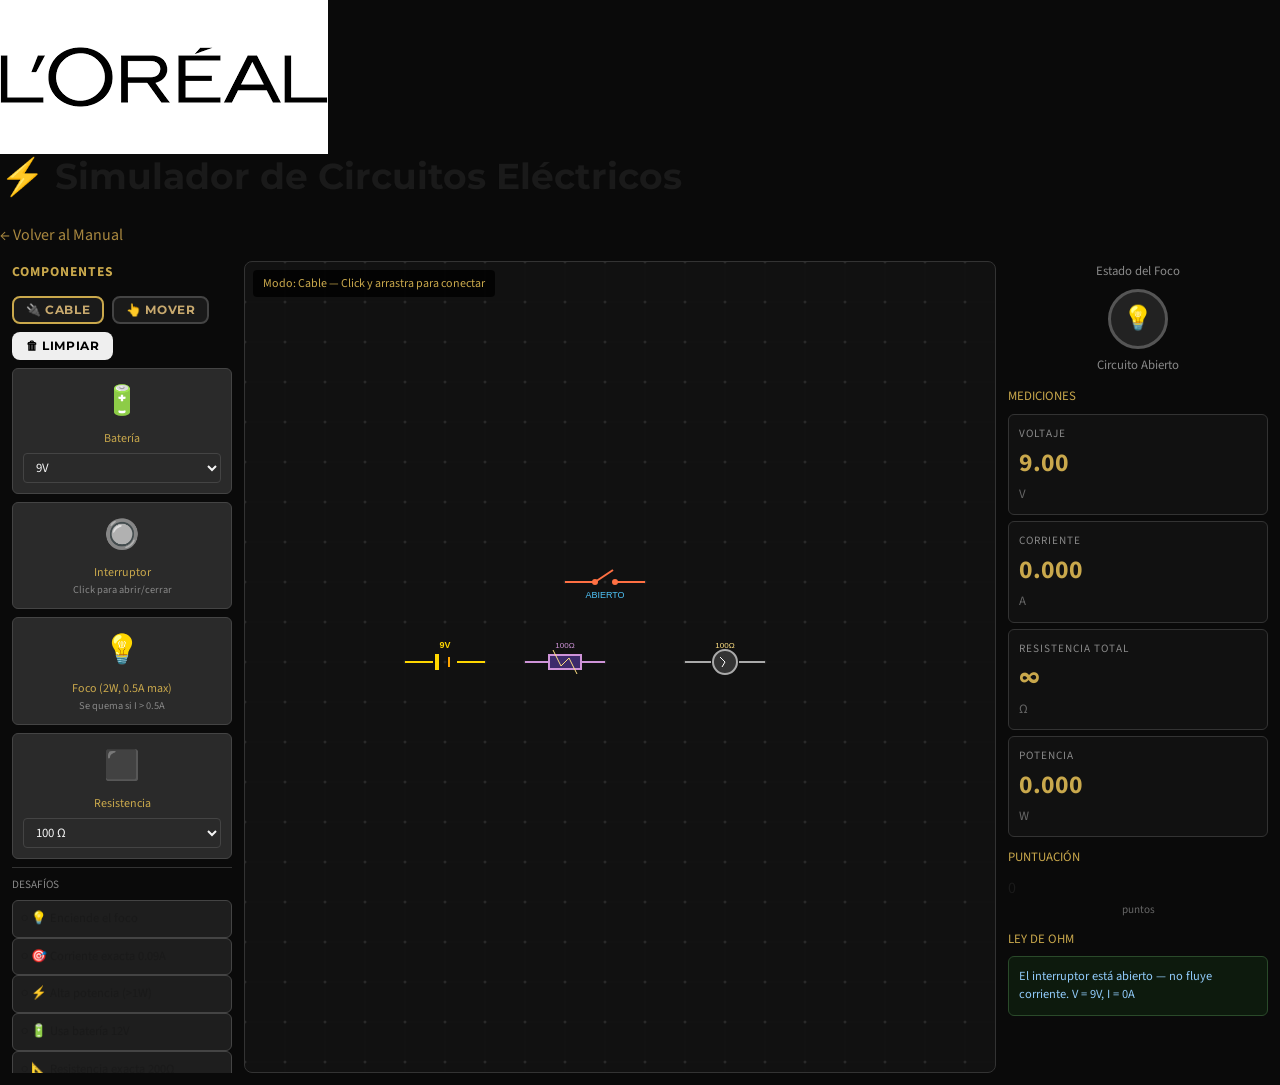
<file: manual_loreal/juegos/circuitos.html>
<!DOCTYPE html>
<html lang="es">
<head>
<meta charset="UTF-8">
<meta name="viewport" content="width=device-width, initial-scale=1.0">
<title>Simulador de Circuitos Eléctricos</title>
<link rel="stylesheet" href="../css/style.css">
<style>
body { background: #0A0A0A; }
.main-layout { display: grid; grid-template-columns: 220px 1fr 260px; gap: 12px; padding: 12px; height: calc(100vh - 64px); }
#canvas-container { position: relative; background: #111; border: 1px solid #333; border-radius: 8px; overflow: hidden; }
canvas { display: block; }
.component-palette { display: flex; flex-direction: column; gap: 8px; overflow-y: auto; }
.comp-item {
  background: #2A2A2A; border: 1px solid #444; border-radius: 6px;
  padding: 10px; cursor: grab; text-align: center; transition: all 0.2s;
  user-select: none;
}
.comp-item:hover { border-color: #C9A84C; background: #333; }
.comp-item .icon { font-size: 1.8rem; display: block; }
.comp-item .name { font-size: 0.75rem; color: #C9A84C; margin-top: 4px; }
.comp-item .sub { font-size: 0.65rem; color: #888; }

.right-panel { display: flex; flex-direction: column; gap: 10px; overflow-y: auto; }
.meter { background: #111; border: 1px solid #333; border-radius: 6px; padding: 10px; }
.meter-label { font-size: 0.7rem; color: #888; text-transform: uppercase; letter-spacing: 1px; }
.meter-value { font-size: 1.6rem; font-weight: 700; color: #C9A84C; font-variant-numeric: tabular-nums; }
.meter-unit { font-size: 0.8rem; color: #666; }

.bulb-indicator {
  width: 60px; height: 60px; border-radius: 50%; margin: 0 auto;
  background: #333; border: 3px solid #555; transition: all 0.3s;
  display: flex; align-items: center; justify-content: center; font-size: 1.5rem;
}
.bulb-indicator.off { background: #222; }
.bulb-indicator.dim { background: #553300; box-shadow: 0 0 10px #FF8C00; }
.bulb-indicator.on { background: #FFD700; box-shadow: 0 0 20px #FFD700, 0 0 40px #FFA000; animation: glow 1s infinite; }
.bulb-indicator.flicker { animation: flicker 0.3s infinite; background: #FFD700; }
.bulb-indicator.burned { background: #880000; box-shadow: none; }

.challenge-item {
  background: #1E1E1E; border: 1px solid #444; border-radius: 6px;
  padding: 8px; cursor: pointer; transition: all 0.2s; font-size: 0.78rem;
}
.challenge-item:hover { border-color: #C9A84C; }
.challenge-item.active { border-color: #C9A84C; background: #2A2000; }
.challenge-item.completed { border-color: #4CAF50; background: #001A00; }

#toolbar { display: flex; gap: 8px; flex-wrap: wrap; }
#toolbar button { font-size: 0.75rem; padding: 6px 12px; }

.select-group { display: flex; flex-direction: column; gap: 4px; }
.select-group label { font-size: 0.7rem; color: #888; }
select {
  background: #2A2A2A; border: 1px solid #444; color: #F5F5F5;
  padding: 4px 8px; border-radius: 4px; font-size: 0.8rem;
}
.explanation-box {
  background: #0D1A0D; border: 1px solid #2A4A2A; border-radius: 6px;
  padding: 10px; font-size: 0.78rem; color: #90CAF9; line-height: 1.5;
  min-height: 60px;
}

#mode-indicator {
  position: absolute; top: 8px; left: 8px;
  background: rgba(0,0,0,0.8); color: #C9A84C; padding: 4px 10px;
  border-radius: 4px; font-size: 0.75rem; pointer-events: none;
}
</style>
</head>
<body>
<header class="game-header">
  <img src="../img/image.png" alt="L'Oréal Logo">
  <h1>⚡ Simulador de Circuitos Eléctricos</h1>
  <a href="../index.html" class="back-btn">← Volver al Manual</a>
</header>

<div class="main-layout">
  <!-- Left: Component Palette -->
  <div class="component-palette panel">
    <div class="panel h2" style="color:#C9A84C;font-size:0.85rem;font-weight:700;text-transform:uppercase;letter-spacing:1px;margin-bottom:6px;">Componentes</div>

    <div id="toolbar">
      <button class="btn btn-dark" id="btn-wire" onclick="setTool('wire')" title="Dibujar cable">🔌 Cable</button>
      <button class="btn btn-dark" id="btn-select" onclick="setTool('select')" title="Seleccionar">👆 Mover</button>
      <button class="btn btn-danger" onclick="clearCanvas()" title="Limpiar todo">🗑 Limpiar</button>
    </div>

    <div class="comp-item" draggable="true" ondragstart="startDrag(event,'battery')" onclick="placeModeSelect('battery')">
      <span class="icon">🔋</span>
      <div class="name">Batería</div>
      <div class="select-group" style="margin-top:4px;" onclick="event.stopPropagation()">
        <select id="battery-v">
          <option value="1.5">1.5V</option>
          <option value="9" selected>9V</option>
          <option value="12">12V</option>
          <option value="24">24V</option>
        </select>
      </div>
    </div>

    <div class="comp-item" draggable="true" ondragstart="startDrag(event,'switch')" onclick="placeModeSelect('switch')">
      <span class="icon">🔘</span>
      <div class="name">Interruptor</div>
      <div class="sub">Click para abrir/cerrar</div>
    </div>

    <div class="comp-item" draggable="true" ondragstart="startDrag(event,'bulb')" onclick="placeModeSelect('bulb')">
      <span class="icon">💡</span>
      <div class="name">Foco (2W, 0.5A max)</div>
      <div class="sub">Se quema si I > 0.5A</div>
    </div>

    <div class="comp-item" draggable="true" ondragstart="startDrag(event,'resistor')" onclick="placeModeSelect('resistor')">
      <span class="icon">⬛</span>
      <div class="name">Resistencia</div>
      <div class="select-group" style="margin-top:4px;" onclick="event.stopPropagation()">
        <select id="resistor-val">
          <option value="10">10 Ω</option>
          <option value="47">47 Ω</option>
          <option value="100" selected>100 Ω</option>
          <option value="220">220 Ω</option>
          <option value="470">470 Ω</option>
          <option value="1000">1 kΩ</option>
          <option value="10000">10 kΩ</option>
        </select>
      </div>
    </div>

    <div style="border-top:1px solid #333;padding-top:8px;">
      <div style="font-size:0.7rem;color:#888;margin-bottom:6px;text-transform:uppercase;">Desafíos</div>
      <div id="challenges-list"></div>
    </div>
  </div>

  <!-- Center: Canvas -->
  <div id="canvas-container">
    <canvas id="circuit-canvas"></canvas>
    <div id="mode-indicator">Modo: Cable</div>
  </div>

  <!-- Right: Meters + Score -->
  <div class="right-panel">
    <div class="panel panel-gold" style="text-align:center;">
      <div style="font-size:0.8rem;color:#888;margin-bottom:8px;">Estado del Foco</div>
      <div class="bulb-indicator off" id="bulb-visual">💡</div>
      <div id="bulb-status" style="font-size:0.8rem;color:#888;margin-top:6px;">Apagado</div>
    </div>

    <div class="panel">
      <div style="font-size:0.8rem;color:#C9A84C;margin-bottom:8px;text-transform:uppercase;">Mediciones</div>
      <div class="meter"><div class="meter-label">Voltaje</div><div class="meter-value" id="m-v">0.00</div><div class="meter-unit">V</div></div>
      <div class="meter" style="margin-top:6px;"><div class="meter-label">Corriente</div><div class="meter-value" id="m-i">0.000</div><div class="meter-unit">A</div></div>
      <div class="meter" style="margin-top:6px;"><div class="meter-label">Resistencia Total</div><div class="meter-value" id="m-r">∞</div><div class="meter-unit">Ω</div></div>
      <div class="meter" style="margin-top:6px;"><div class="meter-label">Potencia</div><div class="meter-value" id="m-p">0.000</div><div class="meter-unit">W</div></div>
    </div>

    <div class="panel">
      <div style="font-size:0.8rem;color:#C9A84C;margin-bottom:8px;text-transform:uppercase;">Puntuación</div>
      <div class="score-display" id="score">0</div>
      <div style="font-size:0.7rem;color:#666;text-align:center;">puntos</div>
    </div>

    <div class="panel">
      <div style="font-size:0.8rem;color:#C9A84C;margin-bottom:6px;text-transform:uppercase;">Ley de Ohm</div>
      <div class="explanation-box" id="explanation">Construye un circuito para ver los cálculos en tiempo real. Conecta una batería, un interruptor y un foco para comenzar.</div>
    </div>
  </div>
</div>

<script>
// ============================================================
// CIRCUIT SIMULATOR — Full Canvas Implementation
// ============================================================
const canvas = document.getElementById('circuit-canvas');
const ctx = canvas.getContext('2d');
const container = document.getElementById('canvas-container');

const GRID = 40;
let tool = 'wire';
let components = [];
let wires = [];
let selectedComp = null;
let draggingComp = null;
let wireStart = null;
let score = 0;
let challengesDone = new Set();

// Resize canvas
function resizeCanvas() {
  canvas.width = container.clientWidth;
  canvas.height = container.clientHeight;
  draw();
}
window.addEventListener('resize', resizeCanvas);
setTimeout(resizeCanvas, 100);

function snapToGrid(v) { return Math.round(v / GRID) * GRID; }

// Component definitions
const COMP_COLORS = {
  battery: '#FFD700',
  switch: '#4FC3F7',
  bulb: '#FFE082',
  resistor: '#CE93D8',
  wire: '#90EE90'
};

class Component {
  constructor(type, x, y) {
    this.id = Date.now() + Math.random();
    this.type = type;
    this.x = x; this.y = y;
    this.w = GRID * 2; this.h = GRID;
    this.value = type === 'battery' ? parseFloat(document.getElementById('battery-v').value) :
                 type === 'resistor' ? parseFloat(document.getElementById('resistor-val').value) :
                 type === 'bulb' ? 100 : 0;
    this.closed = type === 'switch' ? false : true;
    this.burned = false;
    // Terminal positions (relative to center)
    this.terminals = [
      { dx: -this.w/2, dy: 0 },
      { dx: this.w/2, dy: 0 }
    ];
  }
  getTerminals() {
    return this.terminals.map(t => ({
      x: this.x + t.dx,
      y: this.y + t.dy,
      comp: this
    }));
  }
  draw(ctx) {
    const x = this.x, y = this.y;
    const w = this.w, h = this.h;
    ctx.save();
    ctx.translate(x, y);

    if (this.type === 'battery') {
      ctx.strokeStyle = '#FFD700'; ctx.lineWidth = 2;
      // Leads
      ctx.beginPath(); ctx.moveTo(-w/2, 0); ctx.lineTo(-12, 0); ctx.stroke();
      ctx.beginPath(); ctx.moveTo(12, 0); ctx.lineTo(w/2, 0); ctx.stroke();
      // Battery symbol
      for (let i = 0; i < 2; i++) {
        const cx = i === 0 ? -8 : 4;
        const ch = i === 0 ? 16 : 10;
        ctx.beginPath(); ctx.moveTo(cx, -ch/2); ctx.lineTo(cx, ch/2);
        ctx.strokeStyle = i === 0 ? '#FFD700' : '#FFA500';
        ctx.lineWidth = i === 0 ? 4 : 2; ctx.stroke();
      }
      ctx.fillStyle = '#FFD700'; ctx.font = 'bold 9px Arial';
      ctx.textAlign = 'center'; ctx.fillText(this.value + 'V', 0, -h/2 + 6);

    } else if (this.type === 'switch') {
      ctx.strokeStyle = this.closed ? '#4FC3F7' : '#FF7043'; ctx.lineWidth = 2;
      ctx.beginPath(); ctx.moveTo(-w/2, 0); ctx.lineTo(-10, 0); ctx.stroke();
      ctx.beginPath(); ctx.moveTo(10, 0); ctx.lineTo(w/2, 0); ctx.stroke();
      // Switch blade
      ctx.beginPath(); ctx.moveTo(-10, 0);
      if (this.closed) { ctx.lineTo(10, 0); }
      else { ctx.lineTo(8, -12); }
      ctx.stroke();
      // Terminals
      ctx.fillStyle = ctx.strokeStyle;
      ctx.beginPath(); ctx.arc(-10, 0, 3, 0, Math.PI*2); ctx.fill();
      ctx.beginPath(); ctx.arc(10, 0, 3, 0, Math.PI*2); ctx.fill();
      ctx.fillStyle = '#4FC3F7'; ctx.font = '9px Arial';
      ctx.textAlign = 'center'; ctx.fillText(this.closed ? 'CERRADO' : 'ABIERTO', 0, h/2 - 4);

    } else if (this.type === 'bulb') {
      const glowing = this._glowing;
      ctx.strokeStyle = glowing ? '#FFD700' : (this.burned ? '#880000' : '#AAAAAA');
      ctx.lineWidth = 2;
      ctx.beginPath(); ctx.moveTo(-w/2, 0); ctx.lineTo(-14, 0); ctx.stroke();
      ctx.beginPath(); ctx.moveTo(14, 0); ctx.lineTo(w/2, 0); ctx.stroke();
      // Bulb circle
      if (glowing && !this.burned) {
        ctx.shadowColor = '#FFD700'; ctx.shadowBlur = 15;
      }
      ctx.beginPath(); ctx.arc(0, 0, 12, 0, Math.PI*2);
      ctx.fillStyle = this.burned ? '#330000' : (glowing ? '#FFD700' : '#333');
      ctx.fill(); ctx.stroke();
      ctx.shadowBlur = 0;
      // Filament
      ctx.strokeStyle = this.burned ? '#FF0000' : '#FFF';
      ctx.lineWidth = 1;
      ctx.beginPath(); ctx.moveTo(-5, -5); ctx.lineTo(0, 0); ctx.lineTo(-3, 5); ctx.stroke();
      // Label
      ctx.fillStyle = '#FFE082'; ctx.font = '8px Arial'; ctx.textAlign = 'center';
      ctx.fillText(this.burned ? 'QUEMADO' : this.value + 'Ω', 0, -h/2 + 6);

    } else if (this.type === 'resistor') {
      ctx.strokeStyle = '#CE93D8'; ctx.lineWidth = 2;
      ctx.beginPath(); ctx.moveTo(-w/2, 0); ctx.lineTo(-16, 0); ctx.stroke();
      ctx.beginPath(); ctx.moveTo(16, 0); ctx.lineTo(w/2, 0); ctx.stroke();
      // Rectangle body
      ctx.fillStyle = '#3D2B6B';
      ctx.strokeStyle = '#CE93D8';
      ctx.beginPath(); ctx.rect(-16, -7, 32, 14);
      ctx.fill(); ctx.stroke();
      // Zigzag inside
      ctx.strokeStyle = '#FFE082'; ctx.lineWidth = 1;
      ctx.beginPath();
      const pts = [-12,-12,-4,4,4,-4,12,12];
      ctx.moveTo(pts[0], pts[1]);
      for (let i=2;i<pts.length;i+=2) ctx.lineTo(pts[i], pts[i+1]);
      ctx.stroke();
      ctx.fillStyle = '#CE93D8'; ctx.font = '8px Arial'; ctx.textAlign = 'center';
      ctx.fillText(this.value >= 1000 ? (this.value/1000)+'kΩ' : this.value+'Ω', 0, -h/2+6);
    }

    // Selection highlight
    if (this === selectedComp) {
      ctx.strokeStyle = '#C9A84C'; ctx.lineWidth = 1;
      ctx.setLineDash([4,4]);
      ctx.beginPath(); ctx.rect(-w/2-4, -h/2-4, w+8, h+8);
      ctx.stroke(); ctx.setLineDash([]);
    }

    ctx.restore();
  }
  hit(px, py) {
    return px >= this.x - this.w/2 - 5 && px <= this.x + this.w/2 + 5 &&
           py >= this.y - this.h/2 - 5 && py <= this.y + this.h/2 + 5;
  }
}

class Wire {
  constructor(x1, y1, x2, y2) {
    this.id = Date.now() + Math.random();
    this.x1=x1; this.y1=y1; this.x2=x2; this.y2=y2;
    this.current = 0;
  }
  draw(ctx) {
    ctx.strokeStyle = this.current > 0 ? '#4CAF50' : '#90EE90';
    ctx.lineWidth = this.current > 0 ? 3 : 2;
    if (this.current > 0) { ctx.shadowColor = '#4CAF50'; ctx.shadowBlur = 6; }
    ctx.beginPath();
    ctx.moveTo(this.x1, this.y1);
    // Route wire orthogonally
    const midX = this.x1 + (this.x2 - this.x1) / 2;
    ctx.lineTo(midX, this.y1);
    ctx.lineTo(midX, this.y2);
    ctx.lineTo(this.x2, this.y2);
    ctx.stroke();
    ctx.shadowBlur = 0;
    // Dots at endpoints
    ctx.fillStyle = '#90EE90';
    ctx.beginPath(); ctx.arc(this.x1, this.y1, 3, 0, Math.PI*2); ctx.fill();
    ctx.beginPath(); ctx.arc(this.x2, this.y2, 3, 0, Math.PI*2); ctx.fill();
  }
}

function draw() {
  ctx.clearRect(0, 0, canvas.width, canvas.height);
  // Grid
  ctx.strokeStyle = '#1A1A1A'; ctx.lineWidth = 0.5;
  for (let x = 0; x < canvas.width; x += GRID) {
    ctx.beginPath(); ctx.moveTo(x, 0); ctx.lineTo(x, canvas.height); ctx.stroke();
  }
  for (let y = 0; y < canvas.height; y += GRID) {
    ctx.beginPath(); ctx.moveTo(0, y); ctx.lineTo(canvas.width, y); ctx.stroke();
  }
  // Grid dots
  ctx.fillStyle = '#2A2A2A';
  for (let x = 0; x < canvas.width; x += GRID)
    for (let y = 0; y < canvas.height; y += GRID) {
      ctx.beginPath(); ctx.arc(x, y, 1.5, 0, Math.PI*2); ctx.fill();
    }

  wires.forEach(w => w.draw(ctx));
  components.forEach(c => c.draw(ctx));

  // Wire being drawn
  if (wireStart && tool === 'wire') {
    ctx.strokeStyle = '#C9A84C'; ctx.lineWidth = 2;
    ctx.setLineDash([6,3]);
    ctx.beginPath(); ctx.moveTo(wireStart.x, wireStart.y);
    ctx.lineTo(mousePos.x, mousePos.y); ctx.stroke();
    ctx.setLineDash([]);
  }
}

// Circuit analysis
function analyzeCircuit() {
  const battery = components.find(c => c.type === 'battery');
  const switches = components.filter(c => c.type === 'switch');
  const bulbs = components.filter(c => c.type === 'bulb');
  const resistors = components.filter(c => c.type === 'resistor');

  // Reset
  wires.forEach(w => w.current = 0);
  bulbs.forEach(b => { b._glowing = false; });

  if (!battery) {
    updateMeters(0, 0, Infinity, 0);
    updateBulbVisual('off', 'Sin batería');
    return;
  }

  // Check if any switch is open
  const switchOpen = switches.some(s => !s.closed);
  if (switchOpen) {
    updateMeters(battery.value, 0, Infinity, 0);
    updateBulbVisual('off', 'Circuito Abierto');
    showExplanation(`El interruptor está abierto — no fluye corriente. V = ${battery.value}V, I = 0A`);
    return;
  }

  // Check connectivity: simple analysis - all components connected?
  // Build adjacency from wires
  const nodes = new Map();
  const addNode = (x,y) => {
    const k = `${x},${y}`;
    if (!nodes.has(k)) nodes.set(k, []);
    return k;
  };
  wires.forEach(w => {
    const a = addNode(w.x1, w.y1);
    const b = addNode(w.x2, w.y2);
    nodes.get(a).push(b); nodes.get(b).push(a);
  });
  // Add component terminal connections
  components.forEach(c => {
    const terms = c.getTerminals();
    terms.forEach(t => {
      const k = addNode(snapToGrid(t.x), snapToGrid(t.y));
    });
  });

  // Simple series circuit analysis
  // Calculate total resistance
  let totalR = 0;
  bulbs.forEach(b => { if (!b.burned) totalR += b.value; });
  resistors.forEach(r => totalR += r.value);
  if (totalR === 0) totalR = 0.1; // short circuit

  const V = battery.value;
  const I = V / totalR;
  const P = V * I;

  // Check connections (simplified: assume connected if any wire exists)
  const connected = wires.length >= 2;

  if (!connected) {
    updateMeters(V, 0, Infinity, 0);
    updateBulbVisual('off', 'Circuito Incompleto');
    showExplanation('Conecta los componentes con cables para cerrar el circuito.');
    return;
  }

  // Set wire current
  wires.forEach(w => w.current = I);

  // Check bulb state
  const MAX_CURRENT = 0.5;
  const MIN_CURRENT = 0.02;

  if (I > MAX_CURRENT) {
    bulbs.forEach(b => { b.burned = true; b._glowing = false; });
    updateMeters(V, I, totalR, P);
    updateBulbVisual('burned', '¡QUEMADO!');
    score = Math.max(0, score - 10);
    showExplanation(`⚠️ ¡Sobrecarga! I = ${I.toFixed(3)}A > 0.5A (máximo). P = ${P.toFixed(2)}W quemó el foco. Agrega más resistencia.`);
  } else if (I < MIN_CURRENT) {
    bulbs.forEach(b => b._glowing = false);
    updateMeters(V, I, totalR, P);
    updateBulbVisual('dim', 'Muy tenue');
    showExplanation(`Corriente muy baja (${I.toFixed(4)}A). El foco apenas brilla. Reduce la resistencia.`);
  } else if (I < 0.1) {
    bulbs.forEach(b => b._glowing = true);
    updateMeters(V, I, totalR, P);
    updateBulbVisual('dim', 'Tenue');
    showExplanation(`Corriente baja: I = ${I.toFixed(3)}A. V=${V}V ÷ R=${totalR}Ω = ${I.toFixed(3)}A. P = ${P.toFixed(3)}W`);
  } else {
    bulbs.forEach(b => b._glowing = true);
    updateMeters(V, I, totalR, P);
    updateBulbVisual('on', '¡Encendido!');
    score += 5;
    document.getElementById('score').textContent = score;
    showExplanation(`✅ Circuito funcionando. V = ${V}V, R = ${totalR}Ω → I = ${I.toFixed(3)}A, P = ${P.toFixed(2)}W\nLey de Ohm: I = V/R`);
    checkChallenges(V, I, totalR, P);
  }
  document.getElementById('score').textContent = score;
  draw();
}

function updateMeters(v, i, r, p) {
  document.getElementById('m-v').textContent = v.toFixed(2);
  document.getElementById('m-i').textContent = i.toFixed(3);
  document.getElementById('m-r').textContent = r === Infinity ? '∞' : (r >= 1000 ? (r/1000).toFixed(1)+'k' : r.toFixed(1));
  document.getElementById('m-p').textContent = p.toFixed(3);
}

function updateBulbVisual(state, text) {
  const b = document.getElementById('bulb-visual');
  b.className = 'bulb-indicator ' + state;
  b.textContent = state === 'burned' ? '🔥' : '💡';
  document.getElementById('bulb-status').textContent = text;
}

function showExplanation(text) {
  document.getElementById('explanation').textContent = text;
}

// Challenges
const CHALLENGES = [
  { id:1, name:'💡 Enciende el foco', desc:'Conecta batería + interruptor + foco sin quemarlo', check: (v,i,r,p) => i > 0.05 && i <= 0.5 },
  { id:2, name:'🎯 Corriente exacta 0.09A', desc:'Logra exactamente 90mA ±5mA', check: (v,i,r,p) => i >= 0.085 && i <= 0.095 },
  { id:3, name:'⚡ Alta potencia (>1W)', desc:'Consigue P > 1W sin quemar el foco', check: (v,i,r,p) => p > 1 && i <= 0.5 },
  { id:4, name:'🔋 Usa batería 12V', desc:'Circuito con 12V y corriente segura', check: (v,i,r,p) => v === 12 && i <= 0.5 && i > 0.01 },
  { id:5, name:'📐 Resistencia exacta 200Ω', desc:'Configura R total = 200Ω ±10Ω', check: (v,i,r,p) => r >= 190 && r <= 210 }
];

function renderChallenges() {
  const list = document.getElementById('challenges-list');
  list.innerHTML = CHALLENGES.map(c => `
    <div class="challenge-item ${challengesDone.has(c.id) ? 'completed' : ''}" id="ch-${c.id}" title="${c.desc}">
      ${challengesDone.has(c.id) ? '✅' : '○'} ${c.name}
    </div>
  `).join('');
}

function checkChallenges(v,i,r,p) {
  CHALLENGES.forEach(c => {
    if (!challengesDone.has(c.id) && c.check(v,i,r,p)) {
      challengesDone.add(c.id);
      score += 50;
      document.getElementById('score').textContent = score;
      showExplanation(`🏆 ¡Desafío completado: ${c.name}! +50 puntos\n${c.desc}`);
      renderChallenges();
    }
  });
}

// Mouse state
let mousePos = {x:0, y:0};
let isDraggingComp = false;
let dragOffset = {x:0, y:0};

canvas.addEventListener('mousemove', e => {
  const rect = canvas.getBoundingClientRect();
  mousePos.x = snapToGrid(e.clientX - rect.left);
  mousePos.y = snapToGrid(e.clientY - rect.top);

  if (isDraggingComp && draggingComp) {
    draggingComp.x = mousePos.x;
    draggingComp.y = mousePos.y;
    analyzeCircuit();
  }
  draw();
});

canvas.addEventListener('mousedown', e => {
  const rect = canvas.getBoundingClientRect();
  const px = e.clientX - rect.left;
  const py = e.clientY - rect.top;
  const sx = snapToGrid(px), sy = snapToGrid(py);

  if (tool === 'select') {
    // Check component hit
    const comp = components.find(c => c.hit(px, py));
    if (comp) {
      if (comp.type === 'switch') {
        comp.closed = !comp.closed;
        analyzeCircuit();
        draw();
        return;
      }
      selectedComp = comp;
      draggingComp = comp;
      isDraggingComp = true;
    } else {
      selectedComp = null;
    }
  } else if (tool === 'wire') {
    wireStart = {x: sx, y: sy};
  }
  draw();
});

canvas.addEventListener('mouseup', e => {
  const rect = canvas.getBoundingClientRect();
  const px = snapToGrid(e.clientX - rect.left);
  const py = snapToGrid(e.clientY - rect.top);

  if (isDraggingComp) {
    isDraggingComp = false; draggingComp = null;
    analyzeCircuit();
  }

  if (tool === 'wire' && wireStart) {
    if (wireStart.x !== px || wireStart.y !== py) {
      wires.push(new Wire(wireStart.x, wireStart.y, px, py));
      analyzeCircuit();
    }
    wireStart = null;
  }
  draw();
});

// Right-click to delete
canvas.addEventListener('contextmenu', e => {
  e.preventDefault();
  const rect = canvas.getBoundingClientRect();
  const px = e.clientX - rect.left, py = e.clientY - rect.top;
  const compIdx = components.findIndex(c => c.hit(px, py));
  if (compIdx >= 0) { components.splice(compIdx, 1); }
  else {
    // Delete nearby wire
    const wireIdx = wires.findIndex(w => {
      const d = pointToSegmentDist(px, py, w.x1, w.y1, w.x2, w.y2);
      return d < 10;
    });
    if (wireIdx >= 0) wires.splice(wireIdx, 1);
  }
  analyzeCircuit(); draw();
});

function pointToSegmentDist(px, py, x1, y1, x2, y2) {
  const dx = x2-x1, dy = y2-y1;
  if (dx===0 && dy===0) return Math.hypot(px-x1, py-y1);
  const t = Math.max(0, Math.min(1, ((px-x1)*dx+(py-y1)*dy)/(dx*dx+dy*dy)));
  return Math.hypot(px-(x1+t*dx), py-(y1+t*dy));
}

// Drag from palette
let dragType = null;
function startDrag(e, type) { dragType = type; }
canvas.addEventListener('dragover', e => e.preventDefault());
canvas.addEventListener('drop', e => {
  e.preventDefault();
  if (!dragType) return;
  const rect = canvas.getBoundingClientRect();
  const x = snapToGrid(e.clientX - rect.left);
  const y = snapToGrid(e.clientY - rect.top);
  const comp = new Component(dragType, x, y);
  components.push(comp);
  dragType = null;
  analyzeCircuit(); draw();
});

let pendingPlaceType = null;
function placeModeSelect(type) {
  pendingPlaceType = type;
  setTool('place');
  document.getElementById('mode-indicator').textContent = 'Click en canvas para colocar: ' + type;
}

canvas.addEventListener('click', e => {
  if (tool !== 'place' || !pendingPlaceType) return;
  const rect = canvas.getBoundingClientRect();
  const x = snapToGrid(e.clientX - rect.left);
  const y = snapToGrid(e.clientY - rect.top);
  const comp = new Component(pendingPlaceType, x, y);
  components.push(comp);
  pendingPlaceType = null;
  setTool('wire');
  analyzeCircuit(); draw();
});

function setTool(t) {
  tool = t;
  wireStart = null;
  ['btn-wire','btn-select'].forEach(id => {
    const el = document.getElementById(id);
    if (el) el.style.borderColor = '#444';
  });
  if (t === 'wire' && document.getElementById('btn-wire'))
    document.getElementById('btn-wire').style.borderColor = '#C9A84C';
  if (t === 'select' && document.getElementById('btn-select'))
    document.getElementById('btn-select').style.borderColor = '#C9A84C';
  document.getElementById('mode-indicator').textContent =
    t === 'wire' ? 'Modo: Cable — Click y arrastra para conectar' :
    t === 'select' ? 'Modo: Mover — Click para seleccionar/mover/alternar interruptor' :
    'Modo: Colocar componente';
}

function clearCanvas() {
  if (confirm('¿Limpiar todo el circuito?')) {
    components = []; wires = []; selectedComp = null; wireStart = null;
    updateMeters(0,0,Infinity,0);
    updateBulbVisual('off','Apagado');
    showExplanation('Canvas limpiado. ¡Construye un nuevo circuito!');
    draw();
  }
}

// Initial demo circuit
function loadDemo() {
  components = [];
  wires = [];
  const cx = Math.floor(canvas.width/2);
  const cy = Math.floor(canvas.height/2);
  const bx = snapToGrid(cx - 160), by = snapToGrid(cy);
  const sx = snapToGrid(cx), sy = snapToGrid(cy - 80);
  const lx = snapToGrid(cx + 120), ly = snapToGrid(cy);

  const bat = new Component('battery', bx, by);
  bat.value = 9;
  const sw = new Component('switch', sx, sy);
  sw.closed = false;
  const res = new Component('resistor', snapToGrid(cx-40), by);
  res.value = 100;
  const bulb = new Component('bulb', lx, ly);

  components.push(bat, sw, res, bulb);
  analyzeCircuit(); draw();
}

renderChallenges();
setTool('wire');
setTimeout(loadDemo, 200);
</script>
</body>
</html>
</file>
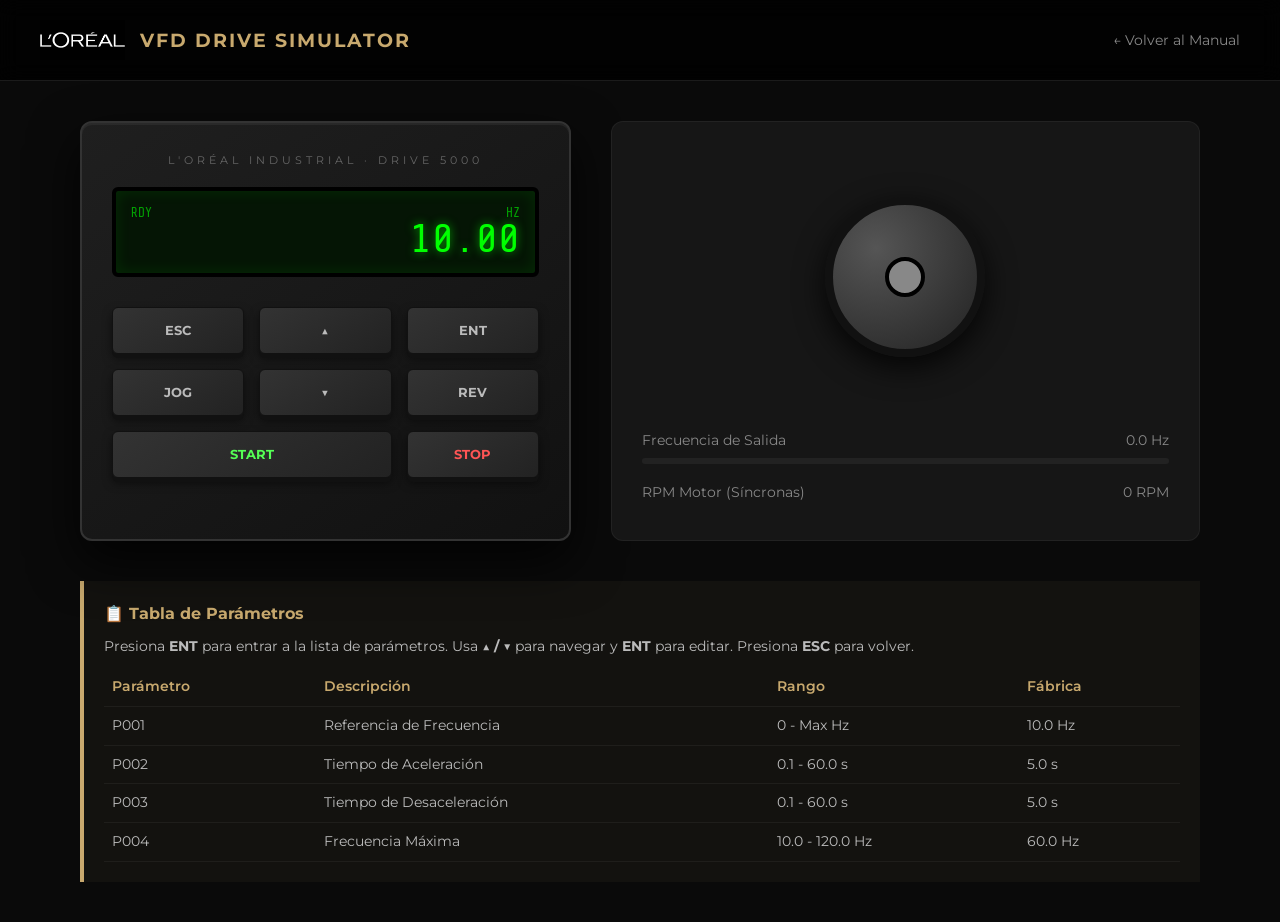
<file: manual_loreal/juegos/drive_simulador.html>
<!DOCTYPE html>
<html lang="es">
<head>
  <meta charset="UTF-8">
  <meta name="viewport" content="width=device-width, initial-scale=1.0">
  <title>Simulador de VFD — L'Oréal</title>
  <link href="https://fonts.googleapis.com/css2?family=Montserrat:wght@400;600;700;900&family=Share+Tech+Mono&display=swap" rel="stylesheet">
  <style>
    :root {
      --bg-main: #0a0a0a;
      --bg-panel: #161616;
      --gold: #C8A96E;
      --white: #ffffff;
      --led-green: #00ff00;
      --led-red: #ff3333;
      --btn-bg: #2a2a2a;
      --font-digital: 'Share Tech Mono', monospace;
      --font-ui: 'Montserrat', sans-serif;
    }

    * { box-sizing: border-box; margin: 0; padding: 0; }
    
    body {
      background-color: var(--bg-main);
      color: var(--white);
      font-family: var(--font-ui);
      min-height: 100vh;
      display: flex;
      flex-direction: column;
      overflow-x: hidden;
    }

    header {
      padding: 20px 40px;
      border-bottom: 1px solid rgba(255,255,255,0.1);
      display: flex;
      justify-content: space-between;
      align-items: center;
      background: rgba(0,0,0,0.8);
      backdrop-filter: blur(10px);
      z-index: 10;
    }

    .brand { display: flex; align-items: center; gap: 15px; }
    .brand img { height: 40px; filter: invert(1); }
    h1 { font-size: 1.2rem; font-weight: 700; color: var(--gold); text-transform: uppercase; letter-spacing: 2px; }
    .back-btn { color: #888; text-decoration: none; font-size: 0.9rem; transition: color 0.3s; }
    .back-btn:hover { color: var(--gold); }

    .container {
      flex: 1;
      display: grid;
      grid-template-columns: 1fr 1.2fr;
      gap: 40px;
      padding: 40px;
      max-width: 1200px;
      margin: 0 auto;
      width: 100%;
    }

    /* ── VFD PANEL ── */
    .vfd-casing {
      background: linear-gradient(145deg, #1f1f1f, #111111);
      border: 2px solid #333;
      border-radius: 12px;
      padding: 30px;
      box-shadow: 0 20px 50px rgba(0,0,0,0.8), inset 0 2px 0 rgba(255,255,255,0.05);
      position: relative;
      display: flex;
      flex-direction: column;
      align-items: center;
    }

    .vfd-logo {
      font-size: 0.7rem;
      color: #666;
      letter-spacing: 4px;
      margin-bottom: 20px;
    }

    .lcd-screen {
      background: #051505;
      border: 4px solid #000;
      border-radius: 6px;
      width: 100%;
      height: 90px;
      margin-bottom: 30px;
      padding: 15px;
      box-shadow: inset 0 0 15px rgba(0,255,0,0.1);
      display: flex;
      flex-direction: column;
      justify-content: space-between;
    }

    .lcd-main {
      font-family: var(--font-digital);
      color: var(--led-green);
      font-size: 2.5rem;
      text-shadow: 0 0 10px rgba(0,255,0,0.6);
      text-align: right;
      line-height: 1;
    }

    .lcd-main.error { color: var(--led-red); text-shadow: 0 0 10px rgba(255,0,0,0.6); }

    .lcd-sub {
      font-family: var(--font-digital);
      color: rgba(0,255,0,0.6);
      font-size: 0.8rem;
      text-transform: uppercase;
      display: flex;
      justify-content: space-between;
    }

    .keypad {
      display: grid;
      grid-template-columns: repeat(3, 1fr);
      gap: 15px;
      width: 100%;
    }

    .btn {
      background: linear-gradient(145deg, #333, #222);
      border: 1px solid #111;
      border-radius: 6px;
      color: #bbb;
      padding: 15px 0;
      font-family: var(--font-ui);
      font-size: 0.8rem;
      font-weight: 700;
      cursor: pointer;
      box-shadow: 0 4px 0 #111, 0 5px 10px rgba(0,0,0,0.5);
      transition: all 0.1s;
      user-select: none;
    }

    .btn:active { transform: translateY(4px); box-shadow: 0 0 0 #111; }
    .btn:hover { color: #fff; background: linear-gradient(145deg, #3a3a3a, #2a2a2a); }

    .btn-red { color: #ff5555; }
    .btn-green { color: #55ff55; }
    
    .btn-red:hover { background: #4a1111; }
    .btn-green:hover { background: #114a11; }

    /* ── MOTOR VIRTUAL ── */
    .motor-station {
      background: var(--bg-panel);
      border: 1px solid rgba(255,255,255,0.05);
      border-radius: 12px;
      padding: 30px;
      display: flex;
      flex-direction: column;
      align-items: center;
      justify-content: center;
      position: relative;
    }

    .motor-container {
      position: relative;
      width: 250px;
      height: 250px;
      margin-bottom: 30px;
    }

    .motor-body {
      position: absolute;
      top: 50%; left: 50%;
      transform: translate(-50%, -50%);
      width: 160px;
      height: 160px;
      background: radial-gradient(circle at 30% 30%, #555, #222);
      border-radius: 50%;
      border: 8px solid #111;
      box-shadow: 0 10px 30px rgba(0,0,0,0.8);
      z-index: 2;
    }

    .motor-shaft {
      position: absolute;
      top: 50%; left: 50%;
      width: 40px;
      height: 40px;
      margin-top: -20px;
      margin-left: -20px;
      background: #888;
      border-radius: 50%;
      border: 4px solid #000;
      z-index: 3;
    }

    .fan-blade {
      position: absolute;
      top: 50%; left: 50%;
      width: 120px;
      height: 10px;
      background: #C8A96E;
      margin-top: -5px;
      margin-left: -60px;
      border-radius: 5px;
      z-index: 4;
    }
    
    .fan-blade:nth-child(2) { transform: rotate(90deg); }

    .rotor {
      position: absolute;
      top: 0; left: 0; width: 100%; height: 100%;
      /* Animación dinámica por JS */
    }

    .status-bars { width: 100%; }
    
    .status-item {
      display: flex;
      justify-content: space-between;
      margin-bottom: 10px;
      font-size: 0.85rem;
      color: #888;
    }

    .bar-bg {
      width: 100%;
      height: 6px;
      background: #222;
      border-radius: 3px;
      overflow: hidden;
      margin-bottom: 20px;
    }

    .bar-fill {
      height: 100%;
      background: var(--gold);
      width: 0%;
      transition: width 0.1s linear;
      box-shadow: 0 0 10px var(--gold);
    }

    /* ── GUIA DE PARAMETROS ── */
    .guide {
      grid-column: 1 / -1;
      background: rgba(200, 169, 110, 0.05);
      border-left: 4px solid var(--gold);
      padding: 20px;
      font-size: 0.85rem;
      color: #bbb;
      line-height: 1.6;
    }
    
    .guide table { width: 100%; border-collapse: collapse; margin-top: 10px; }
    .guide th, .guide td { text-align: left; padding: 8px; border-bottom: 1px solid rgba(255,255,255,0.05); }
    .guide th { color: var(--gold); font-weight: 600; }

    @media (max-width: 900px) {
      .container { grid-template-columns: 1fr; }
    }
  </style>
</head>
<body>

  <header>
    <div class="brand">
      <img src="../img/image.png" alt="L'Oréal" />
      <h1>VFD Drive Simulator</h1>
    </div>
    <a href="../index.html" class="back-btn">← Volver al Manual</a>
  </header>

  <div class="container">
    
    <!-- PANEL VFD -->
    <div class="vfd-casing">
      <div class="vfd-logo">L'ORÉAL INDUSTRIAL · DRIVE 5000</div>
      
      <div class="lcd-screen">
        <div class="lcd-sub">
          <span id="lcd-mode">RDY</span>
          <span id="lcd-unit">Hz</span>
        </div>
        <div class="lcd-main" id="lcd-value">00.00</div>
      </div>

      <div class="keypad">
        <button class="btn" onclick="pressKey('ESC')">ESC</button>
        <button class="btn" onclick="pressKey('UP')">▲</button>
        <button class="btn" onclick="pressKey('ENT')">ENT</button>
        
        <button class="btn" onclick="pressKey('JOG')">JOG</button>
        <button class="btn" onclick="pressKey('DOWN')">▼</button>
        <button class="btn" onclick="pressKey('REV')">REV</button>
        
        <button class="btn btn-green" onclick="pressKey('START')" style="grid-column: 1 / span 2;">START</button>
        <button class="btn btn-red" onclick="pressKey('STOP')">STOP</button>
      </div>
    </div>

    <!-- MOTOR STATION -->
    <div class="motor-station">
      <div class="motor-container">
        <div class="motor-body"></div>
        <div class="motor-shaft"></div>
        <div class="rotor" id="motor-rotor">
          <div class="fan-blade"></div>
          <div class="fan-blade"></div>
        </div>
      </div>

      <div class="status-bars">
        <div class="status-item">
          <span>Frecuencia de Salida</span>
          <span id="out-hz">0.0 Hz</span>
        </div>
        <div class="bar-bg"><div class="bar-fill" id="bar-hz"></div></div>

        <div class="status-item">
          <span>RPM Motor (Síncronas)</span>
          <span id="out-rpm">0 RPM</span>
        </div>
      </div>
    </div>

    <!-- GUIA -->
    <div class="guide">
      <h3 style="color:var(--gold);margin-bottom:10px;">📋 Tabla de Parámetros</h3>
      <p>Presiona <b>ENT</b> para entrar a la lista de parámetros. Usa <b>▲ / ▼</b> para navegar y <b>ENT</b> para editar. Presiona <b>ESC</b> para volver.</p>
      <table>
        <tr><th>Parámetro</th><th>Descripción</th><th>Rango</th><th>Fábrica</th></tr>
        <tr><td>P001</td><td>Referencia de Frecuencia</td><td>0 - Max Hz</td><td>10.0 Hz</td></tr>
        <tr><td>P002</td><td>Tiempo de Aceleración</td><td>0.1 - 60.0 s</td><td>5.0 s</td></tr>
        <tr><td>P003</td><td>Tiempo de Desaceleración</td><td>0.1 - 60.0 s</td><td>5.0 s</td></tr>
        <tr><td>P004</td><td>Frecuencia Máxima</td><td>10.0 - 120.0 Hz</td><td>60.0 Hz</td></tr>
      </table>
    </div>

  </div>

  <script>
    // --- ESTADO DEL VFD ---
    const PARAMS = {
      1: { val: 10.0, min: 0.0, max: 60.0, step: 0.1 },   // Setpoint Hz
      2: { val: 5.0, min: 0.1, max: 60.0, step: 0.1 },    // Accel time (s)
      3: { val: 5.0, min: 0.1, max: 60.0, step: 0.1 },    // Decel time (s)
      4: { val: 60.0, min: 10.0, max: 120.0, step: 0.1 }  // Max Hz
    };

    let mode = 'MONITOR'; // MONITOR, PARAM_LIST, EDIT_PARAM
    let currentParamIndex = 1;
    let isRunning = false;
    
    // Físicas del motor
    let targetHz = 0;
    let currentHz = 0;
    let lastTime = performance.now();
    let motorAngle = 0;

    const lcdValue = document.getElementById('lcd-value');
    const lcdMode = document.getElementById('lcd-mode');
    const lcdUnit = document.getElementById('lcd-unit');
    const rotor = document.getElementById('motor-rotor');
    const outHz = document.getElementById('out-hz');
    const outRpm = document.getElementById('out-rpm');
    const barHz = document.getElementById('bar-hz');

    function updateLCD() {
      lcdValue.classList.remove('error');
      if (mode === 'MONITOR') {
        lcdMode.innerText = isRunning ? 'RUN' : 'RDY';
        lcdUnit.innerText = 'Hz';
        // Mostrar frecuencia actual (target o actual dependiendo de si está corriendo)
        lcdValue.innerText = (isRunning ? currentHz : PARAMS[1].val).toFixed(2).padStart(5, '0');
      } else if (mode === 'PARAM_LIST') {
        lcdMode.innerText = 'PRG';
        lcdUnit.innerText = '';
        lcdValue.innerText = 'P00' + currentParamIndex;
      } else if (mode === 'EDIT_PARAM') {
        lcdMode.innerText = 'EDT';
        lcdUnit.innerText = 'VAL';
        lcdValue.innerText = PARAMS[currentParamIndex].val.toFixed(1).padStart(5, '0');
      }
    }

    function pressKey(key) {
      if (key === 'START') {
        isRunning = true;
        targetHz = PARAMS[1].val;
        mode = 'MONITOR';
      } else if (key === 'STOP') {
        isRunning = false;
        targetHz = 0;
        mode = 'MONITOR';
      }

      if (mode === 'MONITOR') {
        if (key === 'ENT') mode = 'PARAM_LIST';
      } 
      else if (mode === 'PARAM_LIST') {
        if (key === 'ESC') mode = 'MONITOR';
        if (key === 'UP') currentParamIndex = currentParamIndex < 4 ? currentParamIndex + 1 : 1;
        if (key === 'DOWN') currentParamIndex = currentParamIndex > 1 ? currentParamIndex - 1 : 4;
        if (key === 'ENT') mode = 'EDIT_PARAM';
      } 
      else if (mode === 'EDIT_PARAM') {
        let p = PARAMS[currentParamIndex];
        // Sincronizar límite máximo dinámico
        if (currentParamIndex === 1) p.max = PARAMS[4].val; 

        if (key === 'ESC') mode = 'PARAM_LIST';
        if (key === 'ENT') mode = 'PARAM_LIST'; // Guarda al salir
        
        if (key === 'UP') {
          p.val = Math.min(p.max, p.val + p.step);
          if(currentParamIndex === 1 && isRunning) targetHz = p.val;
        }
        if (key === 'DOWN') {
          p.val = Math.max(p.min, p.val - p.step);
          if(currentParamIndex === 1 && isRunning) targetHz = p.val;
        }
      }
      
      updateLCD();
    }

    // --- BUCLE DE SIMULACION ---
    function simulateMotor(time) {
      let dt = (time - lastTime) / 1000; // Segundos
      lastTime = time;

      // Actualizar currentHz basado en aceleración/desaceleración
      if (currentHz < targetHz) {
        let rate = PARAMS[4].val / PARAMS[2].val; // Hz por segundo
        currentHz += rate * dt;
        if (currentHz > targetHz) currentHz = targetHz;
      } else if (currentHz > targetHz) {
        let rate = PARAMS[4].val / PARAMS[3].val; // Hz por segundo
        currentHz -= rate * dt;
        if (currentHz < targetHz) currentHz = targetHz;
        if (currentHz < 0) currentHz = 0;
      }

      // Animación de rotación (RPM = Hz * 60 para un motor de 2 polos ideal)
      let rpm = currentHz * 30; // Escalado visual para que no parpadee en el navegador
      let angularVelocity = rpm * 360 / 60; // Grados por segundo
      motorAngle += angularVelocity * dt;
      
      rotor.style.transform = `rotate(${motorAngle}deg)`;
      
      // Actualizar indicadores UI
      outHz.innerText = currentHz.toFixed(1) + ' Hz';
      outRpm.innerText = Math.round(currentHz * 30) + ' RPM'; // Simulación visual
      
      let pct = (currentHz / PARAMS[4].val) * 100;
      barHz.style.width = Math.min(100, Math.max(0, pct)) + '%';

      if(mode === 'MONITOR' && isRunning) updateLCD();

      requestAnimationFrame(simulateMotor);
    }

    // Iniciar
    updateLCD();
    requestAnimationFrame(simulateMotor);
  </script>
</body>
</html>
</file>
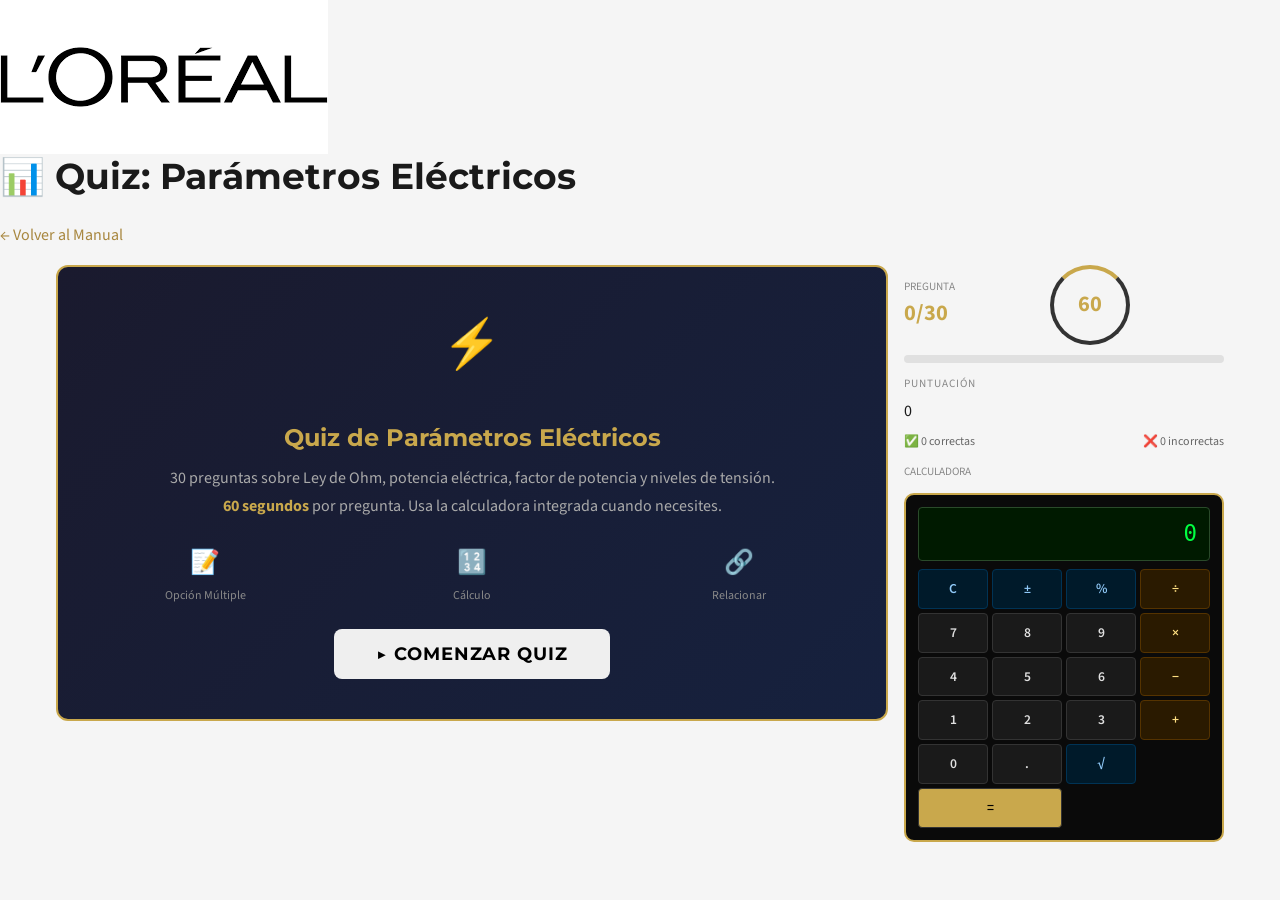
<file: manual_loreal/juegos/parametros_quiz.html>
<!DOCTYPE html>
<html lang="es">
<head>
<meta charset="UTF-8">
<meta name="viewport" content="width=device-width, initial-scale=1.0">
<title>Quiz: Parámetros Eléctricos</title>
<link rel="stylesheet" href="../css/style.css">
<style>
body { overflow-x: hidden; }
.quiz-layout { display: grid; grid-template-columns: 1fr 320px; gap: 16px; padding: 16px; max-width: 1200px; margin: 0 auto; }
.question-card {
  background: linear-gradient(135deg, #1A1A2E, #16213E);
  border: 2px solid #C9A84C; border-radius: 12px; padding: 24px;
  min-height: 400px; position: relative;
}
.q-number { font-size: 0.75rem; color: #888; text-transform: uppercase; letter-spacing: 2px; }
.q-type-badge {
  display: inline-block; padding: 2px 10px; border-radius: 20px;
  font-size: 0.7rem; text-transform: uppercase; letter-spacing: 1px; margin-left: 8px;
}
.badge-mc { background: #1565C0; color: #90CAF9; }
.badge-calc { background: #2E7D32; color: #A5D6A7; }
.badge-match { background: #6A1B9A; color: #CE93D8; }

.q-text { font-size: 1.15rem; color: #F5F5F5; margin: 16px 0; line-height: 1.6; font-weight: 500; }
.q-formula { background: #0D0D2B; border: 1px solid #303070; border-radius: 8px; padding: 12px 16px; margin: 10px 0; font-family: monospace; font-size: 1rem; color: #FFE082; text-align: center; }

/* Multiple choice */
.choices { display: grid; grid-template-columns: 1fr 1fr; gap: 10px; margin-top: 12px; }
.choice-btn {
  background: #1E1E1E; border: 2px solid #333; border-radius: 8px;
  padding: 12px 16px; cursor: pointer; text-align: left; font-size: 0.9rem;
  color: #E0E0E0; transition: all 0.2s;
}
.choice-btn:hover:not(:disabled) { border-color: #C9A84C; background: #2A2000; }
.choice-btn.correct { border-color: #4CAF50; background: rgba(76,175,80,0.2); color: #A5D6A7; }
.choice-btn.wrong { border-color: #F44336; background: rgba(244,67,54,0.15); color: #EF9A9A; }
.choice-btn.reveal { border-color: #4CAF50; background: rgba(76,175,80,0.1); }

/* Fill in blank */
.calc-input-row { display: flex; gap: 8px; align-items: center; margin-top: 12px; }
.calc-input {
  background: #111; border: 2px solid #444; border-radius: 6px;
  color: #FFE082; padding: 10px 16px; font-size: 1.2rem; width: 180px;
  font-variant-numeric: tabular-nums;
}
.calc-input:focus { outline: none; border-color: #C9A84C; }
.unit-label { color: #888; font-size: 0.9rem; }

/* Drag match */
.match-container { display: grid; grid-template-columns: 1fr 1fr; gap: 16px; margin-top: 12px; }
.match-col { display: flex; flex-direction: column; gap: 8px; }
.match-col h4 { font-size: 0.75rem; color: #888; text-transform: uppercase; margin-bottom: 4px; }
.match-item {
  background: #1E1E3A; border: 2px solid #333; border-radius: 6px;
  padding: 8px 12px; font-size: 0.85rem; color: #E0E0E0;
  cursor: grab; user-select: none; transition: all 0.2s;
}
.match-item:hover { border-color: #C9A84C; }
.match-item.dragging-match { opacity: 0.4; }
.match-drop {
  background: #0A0A1A; border: 2px dashed #444; border-radius: 6px;
  padding: 8px 12px; font-size: 0.85rem; min-height: 40px;
  display: flex; align-items: center; gap: 8px;
}
.match-drop.over { border-color: #C9A84C; background: rgba(201,168,76,0.1); }
.match-drop .label { color: #888; font-size: 0.8rem; }

/* Calculator */
.calc-widget {
  background: #0A0A0A; border: 2px solid #C9A84C; border-radius: 10px;
  padding: 12px; margin-top: 12px;
}
.calc-display {
  background: #001A00; border: 1px solid #2A4A2A; border-radius: 4px;
  padding: 8px 12px; font-family: monospace; font-size: 1.4rem;
  color: #00FF41; text-align: right; margin-bottom: 8px;
  min-height: 44px; word-break: break-all;
}
.calc-btns { display: grid; grid-template-columns: repeat(4, 1fr); gap: 4px; }
.calc-btn {
  padding: 8px 4px; border: 1px solid #333; border-radius: 4px;
  cursor: pointer; font-size: 0.85rem; font-weight: 600;
  background: #1A1A1A; color: #E0E0E0; transition: all 0.15s;
}
.calc-btn:hover { background: #333; }
.calc-btn.op { background: #2A1A00; color: #FFE082; border-color: #553300; }
.calc-btn.special { background: #001A2A; color: #90CAF9; border-color: #003355; }
.calc-btn.eq { background: #C9A84C; color: #000; grid-column: span 2; }

/* Right panel */
.side-panel { display: flex; flex-direction: column; gap: 12px; }
.timer-ring {
  width: 80px; height: 80px; border-radius: 50%;
  border: 4px solid #333; border-top-color: #C9A84C;
  display: flex; align-items: center; justify-content: center;
  font-size: 1.4rem; font-weight: 700; color: #C9A84C;
  position: relative; margin: 0 auto;
  transition: border-top-color 0.3s;
}
.explanation-panel {
  background: #0A1A0A; border: 1px solid #2A4A2A; border-radius: 8px;
  padding: 12px; font-size: 0.82rem; color: #90CAF9; line-height: 1.6;
  display: none;
}
.ranking-badge {
  text-align: center; padding: 16px; border-radius: 8px;
  font-size: 1.1rem; font-weight: 700;
}
.rank-experto { background: linear-gradient(135deg,#B8860B,#FFD700); color: #000; }
.rank-intermedio { background: linear-gradient(135deg,#455A64,#78909C); color: #FFF; }
.rank-basico { background: linear-gradient(135deg,#1A237E,#3949AB); color: #FFF; }

#start-screen, #end-screen { text-align: center; padding: 40px 20px; }
.stat-row { display: flex; justify-content: space-between; padding: 8px 0; border-bottom: 1px solid #333; font-size: 0.9rem; }
</style>
</head>
<body>
<header class="game-header">
  <img src="../img/image.png" alt="L'Oréal Logo">
  <h1>📊 Quiz: Parámetros Eléctricos</h1>
  <a href="../index.html" class="back-btn">← Volver al Manual</a>
</header>

<div class="quiz-layout">
  <div id="main-area">
    <!-- Start Screen -->
    <div id="start-screen" class="question-card">
      <div style="font-size:3rem;margin-bottom:16px;">⚡</div>
      <h2 style="color:#C9A84C;font-size:1.5rem;margin-bottom:12px;">Quiz de Parámetros Eléctricos</h2>
      <p style="color:#AAA;margin-bottom:24px;line-height:1.7;">
        30 preguntas sobre Ley de Ohm, potencia eléctrica, factor de potencia y niveles de tensión.<br>
        <strong style="color:#C9A84C;">60 segundos</strong> por pregunta. Usa la calculadora integrada cuando necesites.
      </p>
      <div style="display:grid;grid-template-columns:1fr 1fr 1fr;gap:12px;margin-bottom:24px;">
        <div class="panel" style="text-align:center;"><div style="font-size:1.5rem;">📝</div><div style="font-size:0.75rem;color:#888;margin-top:4px;">Opción Múltiple</div></div>
        <div class="panel" style="text-align:center;"><div style="font-size:1.5rem;">🔢</div><div style="font-size:0.75rem;color:#888;margin-top:4px;">Cálculo</div></div>
        <div class="panel" style="text-align:center;"><div style="font-size:1.5rem;">🔗</div><div style="font-size:0.75rem;color:#888;margin-top:4px;">Relacionar</div></div>
      </div>
      <button class="btn btn-gold" style="font-size:1.1rem;padding:14px 40px;" onclick="startQuiz()">▶ COMENZAR QUIZ</button>
    </div>

    <!-- Question Area -->
    <div id="question-area" class="question-card" style="display:none;"></div>

    <!-- End Screen -->
    <div id="end-screen" class="question-card" style="display:none;"></div>
  </div>

  <div class="side-panel">
    <div class="panel" id="progress-panel">
      <div style="display:flex;align-items:center;justify-content:space-between;margin-bottom:10px;">
        <div>
          <div style="font-size:0.7rem;color:#888;">PREGUNTA</div>
          <div style="font-size:1.4rem;font-weight:700;color:#C9A84C;" id="q-counter">0/30</div>
        </div>
        <div class="timer-ring" id="timer-display">60</div>
      </div>
      <div class="progress-bar"><div class="progress-fill" id="progress-fill" style="width:0%"></div></div>
    </div>

    <div class="panel">
      <div style="font-size:0.7rem;color:#888;text-transform:uppercase;letter-spacing:1px;margin-bottom:6px;">Puntuación</div>
      <div class="score-display" id="score">0</div>
      <div style="display:flex;justify-content:space-between;margin-top:8px;font-size:0.75rem;color:#666;">
        <span>✅ <span id="correct-count">0</span> correctas</span>
        <span>❌ <span id="wrong-count">0</span> incorrectas</span>
      </div>
    </div>

    <div class="panel">
      <div style="font-size:0.7rem;color:#888;margin-bottom:8px;text-transform:uppercase;">Calculadora</div>
      <div class="calc-widget">
        <div class="calc-display" id="calc-display">0</div>
        <div class="calc-btns">
          <button class="calc-btn special" onclick="calcAction('C')">C</button>
          <button class="calc-btn special" onclick="calcAction('±')" >±</button>
          <button class="calc-btn special" onclick="calcAction('%')">%</button>
          <button class="calc-btn op" onclick="calcAction('/')">÷</button>
          <button class="calc-btn" onclick="calcInput('7')">7</button>
          <button class="calc-btn" onclick="calcInput('8')">8</button>
          <button class="calc-btn" onclick="calcInput('9')">9</button>
          <button class="calc-btn op" onclick="calcAction('*')">×</button>
          <button class="calc-btn" onclick="calcInput('4')">4</button>
          <button class="calc-btn" onclick="calcInput('5')">5</button>
          <button class="calc-btn" onclick="calcInput('6')">6</button>
          <button class="calc-btn op" onclick="calcAction('-')">−</button>
          <button class="calc-btn" onclick="calcInput('1')">1</button>
          <button class="calc-btn" onclick="calcInput('2')">2</button>
          <button class="calc-btn" onclick="calcInput('3')">3</button>
          <button class="calc-btn op" onclick="calcAction('+')">+</button>
          <button class="calc-btn" onclick="calcInput('0')">0</button>
          <button class="calc-btn" onclick="calcInput('.')">.</button>
          <button class="calc-btn special" onclick="calcAction('sqrt')">√</button>
          <button class="calc-btn eq" onclick="calcAction('='">=</button>
        </div>
      </div>
    </div>

    <div class="explanation-panel" id="explanation-panel"></div>
  </div>
</div>

<script>
// ============================================================
// QUIZ ENGINE
// ============================================================

const QUESTIONS = [
  // Ohm's Law — Multiple Choice
  { type:'mc', text:'¿Cuál es la Ley de Ohm?', choices:['V = I × R','I = V × R','R = V × I','P = V × I'], correct:0,
    explanation:'La Ley de Ohm establece: V = I × R. El voltaje es igual a la corriente multiplicada por la resistencia.' },
  { type:'mc', text:'Si V = 120V y R = 60Ω, ¿cuánto es la corriente I?', choices:['2 A','0.5 A','60 A','7200 A'], correct:0,
    explanation:'I = V/R = 120/60 = 2A. La corriente es inversamente proporcional a la resistencia.' },
  { type:'mc', text:'¿Qué unidad mide la resistencia eléctrica?', choices:['Ohm (Ω)','Amperio (A)','Voltio (V)','Watt (W)'], correct:0,
    explanation:'La resistencia se mide en Ohmios (Ω), en honor a Georg Simon Ohm.' },
  { type:'mc', text:'¿Cuál es la fórmula de la Potencia eléctrica?', choices:['P = V × I','P = V / I','P = I / V','P = V + I'], correct:0,
    explanation:'La potencia P = V × I. También se puede expresar como P = I²R o P = V²/R.' },
  { type:'mc', text:'Si I = 5A y R = 20Ω, ¿cuánto es el voltaje?', choices:['100 V','4 V','25 V','0.25 V'], correct:0,
    explanation:'V = I × R = 5 × 20 = 100V.' },

  // Power Calculations
  { type:'calc', text:'Una resistencia de 220Ω tiene 110V aplicados. Calcula la corriente en mA.',
    formula:'I = V / R = 110 / 220', answer:500, unit:'mA', tolerance:5,
    explanation:'I = 110/220 = 0.5A = 500mA. Convierte A a mA multiplicando ×1000.' },
  { type:'calc', text:'Un motor consume 380V y 15A. ¿Cuántos kW consume?',
    formula:'P = V × I = 380 × 15', answer:5.7, unit:'kW', tolerance:0.1,
    explanation:'P = 380 × 15 = 5700W = 5.7kW. Para pasar a kW divide entre 1000.' },
  { type:'calc', text:'Si P = 2400W y V = 120V, ¿cuánto es la corriente?',
    formula:'I = P / V = 2400 / 120', answer:20, unit:'A', tolerance:0.5,
    explanation:'I = P/V = 2400/120 = 20A.' },
  { type:'calc', text:'Una resistencia de 100Ω disipa 4W. ¿Cuánta corriente fluye por ella?',
    formula:'I = √(P/R) = √(4/100)', answer:0.2, unit:'A', tolerance:0.01,
    explanation:'I = √(P/R) = √(4/100) = √0.04 = 0.2A.' },
  { type:'calc', text:'¿Cuántos vatios consume una bombilla de 120V y 0.833A?',
    formula:'P = V × I = 120 × 0.833', answer:100, unit:'W', tolerance:2,
    explanation:'P = 120 × 0.833 = 100W. Bombilla estándar de 100W.' },

  // Factor de potencia
  { type:'mc', text:'¿Qué es el Factor de Potencia (FP)?', choices:['cos(φ) = Potencia real / Potencia aparente','sin(φ) = Potencia real / Potencia reactiva','tan(φ) = Potencia aparente / Potencia real','FP = Voltaje / Corriente'], correct:0,
    explanation:'FP = cos(φ) = P/S. Relaciona la potencia útil (real) con la potencia total que suministra la fuente.' },
  { type:'mc', text:'Un sistema tiene P=3kW, Q=4kVAR. ¿Cuánto es la Potencia Aparente S?', choices:['5 kVA','7 kVA','1 kVA','12 kVA'], correct:0,
    explanation:'S = √(P²+Q²) = √(9+16) = √25 = 5kVA. Triángulo de potencias.' },
  { type:'mc', text:'¿Qué valor de FP es ideal para una instalación industrial?', choices:['Cercano a 1.0 (0.95-1.0)','0.5','0.7','Cercano a 0'], correct:0,
    explanation:'Un FP cercano a 1.0 indica uso eficiente de la energía. FP < 0.9 genera penalizaciones tarifarias.' },
  { type:'mc', text:'¿Qué dispositivo se usa para corregir el factor de potencia?', choices:['Banco de condensadores','Banco de resistencias','Inductores de potencia','Transformador de corriente'], correct:0,
    explanation:'Los bancos de condensadores compensan la potencia reactiva inductiva, elevando el FP.' },
  { type:'calc', text:'S = 10 kVA y FP = 0.85. ¿Cuánto es la Potencia Real P en kW?',
    formula:'P = S × FP = 10 × 0.85', answer:8.5, unit:'kW', tolerance:0.1,
    explanation:'P = S × cos(φ) = 10 × 0.85 = 8.5kW. La potencia real es la potencia activa útil.' },

  // Baja/Alta tensión
  { type:'mc', text:'Según IEC/NOM, ¿cuál es el límite de Baja Tensión?', choices:['≤ 1000V AC','≤ 600V AC','≤ 440V AC','≤ 220V AC'], correct:0,
    explanation:'Baja Tensión: hasta 1000V AC. Media Tensión: 1-35kV. Alta Tensión: > 35kV (IEC 60038).' },
  { type:'mc', text:'La tensión nominal en sistemas trifásicos industriales en México es:', choices:['440V (o 480V)','120V','220V','380V'], correct:0,
    explanation:'En México: 440V trifásico industrial (sistemas NEMA). Europa usa 400V (380V antiguamente).' },
  { type:'mc', text:'¿Qué significa "Media Tensión" según la NOM?', choices:['1kV a 35kV','35kV a 115kV','220V a 1000V','115kV a 500kV'], correct:0,
    explanation:'Media Tensión (MT): 1kV a 35kV. Se usa para distribución industrial y subestaciones.' },
  { type:'mc', text:'Una subestación eléctrica de planta recibe 13.2kV y baja a 480V. Esto es:', choices:['Media Tensión → Baja Tensión','Alta Tensión → Media Tensión','Baja Tensión → Muy Baja Tensión','Igual tensión'], correct:0,
    explanation:'13.2kV es Media Tensión. 480V es Baja Tensión. El transformador de potencia realiza esta conversión.' },
  { type:'mc', text:'¿Cuál es la tensión de un circuito de control típico en tableros industriales?', choices:['24V DC o 110V AC','480V AC','13.2kV AC','1000V AC'], correct:0,
    explanation:'Los circuitos de control usan 24VDC (PLC/automatización) o 110VAC (relevadores clásicos) por seguridad.' },

  // More calculations
  { type:'calc', text:'Tres resistencias de 100Ω en paralelo. ¿Cuál es la R equivalente?',
    formula:'1/Req = 1/R + 1/R + 1/R = 3/100', answer:33.33, unit:'Ω', tolerance:0.5,
    explanation:'En paralelo: 1/Req = 1/R₁+1/R₂+1/R₃. Para iguales: Req=R/n = 100/3 = 33.33Ω.' },
  { type:'calc', text:'Dos resistencias en serie: R₁=150Ω, R₂=270Ω. ¿Cuánto es la corriente con 12V?',
    formula:'Req = 150+270 = 420Ω; I = 12/420', answer:0.0286, unit:'A', tolerance:0.002,
    explanation:'Serie: Req=R₁+R₂=420Ω. I=V/R=12/420=0.0286A=28.6mA.' },
  { type:'calc', text:'Un motor de 5HP funciona a plena carga. ¿Cuántos Watts consume? (1HP = 746W)',
    formula:'P = 5 × 746', answer:3730, unit:'W', tolerance:10,
    explanation:'P = 5HP × 746W/HP = 3730W = 3.73kW. (Esto es la potencia mecánica de salida).' },
  { type:'calc', text:'Corriente trifásica: I = P / (√3 × V × FP) con P=10kW, V=440V, FP=0.85',
    formula:'I = 10000 / (1.732 × 440 × 0.85)', answer:15.43, unit:'A', tolerance:0.5,
    explanation:'I = 10000/(1.732×440×0.85) = 10000/647.3 = 15.43A. Fórmula trifásica balanceada.' },

  // Mixed
  { type:'mc', text:'¿Cuál es la diferencia entre un fusible y un disyuntor (breaker)?', choices:['Fusible se destruye; breaker se resetea','Son equivalentes','Breaker es de un solo uso','Fusible es más rápido siempre'], correct:0,
    explanation:'Fusible: elemento sacrificable, se funde y debe reemplazarse. Disyuntor: mecánico, se puede resetear después de eliminar la falla.' },
  { type:'mc', text:'La impedancia en circuitos AC combina:', choices:['Resistencia + Reactancia','Voltaje + Corriente','Potencia real + Potencia reactiva','Frecuencia + Amplitud'], correct:0,
    explanation:'Z = √(R² + X²) donde X es la reactancia (inductiva XL o capacitiva XC).' },
  { type:'mc', text:'A 60Hz, ¿cuántos ciclos completos ocurren en 1 segundo?', choices:['60 ciclos','120 ciclos','50 ciclos','1 ciclo'], correct:0,
    explanation:'La frecuencia de 60Hz significa 60 ciclos por segundo. México y Norteamérica usan 60Hz; Europa 50Hz.' },
  { type:'mc', text:'El valor RMS del voltaje en un tomacorriente estándar mexicano de "120V" significa:', choices:['El valor eficaz es 120V, el pico es ~170V','El voltaje siempre es 120V','El voltaje pico es 120V','La frecuencia es 120Hz'], correct:0,
    explanation:'RMS (Root Mean Square) es el valor equivalente en DC. V_pico = 120×√2 ≈ 170V. Es el valor útil para potencia.' },
  { type:'calc', text:'Reactancia inductiva: XL = 2π × f × L. Con f=60Hz y L=0.1H, ¿cuánto es XL?',
    formula:'XL = 2 × 3.14159 × 60 × 0.1', answer:37.7, unit:'Ω', tolerance:0.5,
    explanation:'XL = 2π×60×0.1 = 37.7Ω. A mayor frecuencia, mayor oposición al flujo de corriente en un inductor.' },
  { type:'mc', text:'¿Qué indica un amperímetro de gancho (pinza amperométrica)?', choices:['La corriente que fluye por un conductor sin interrumpir el circuito','El voltaje entre dos puntos','La resistencia del conductor','La potencia del equipo'], correct:0,
    explanation:'La pinza amperométrica mide el campo magnético alrededor del conductor, calculando la corriente sin abrir el circuito.' }
];

let currentQ = 0;
let score = 0;
let correct = 0;
let wrong = 0;
let timer = 60;
let timerInterval = null;
let answered = false;
let shuffledQ = [];

// Drag match state
let matchDragItem = null;

// Calculator state
let calcExpr = '';
let calcResult = '0';
let calcNewNum = true;

function startQuiz() {
  shuffledQ = [...QUESTIONS].sort(() => Math.random() - 0.5);
  currentQ = 0; score = 0; correct = 0; wrong = 0;
  document.getElementById('start-screen').style.display = 'none';
  document.getElementById('question-area').style.display = 'block';
  showQuestion();
}

function showQuestion() {
  if (currentQ >= shuffledQ.length) { endQuiz(); return; }
  answered = false;
  const q = shuffledQ[currentQ];
  const area = document.getElementById('question-area');

  let html = `
    <div style="display:flex;align-items:center;gap:8px;margin-bottom:12px;">
      <span class="q-number">Pregunta ${currentQ+1} de ${shuffledQ.length}</span>
      <span class="q-type-badge badge-${q.type === 'mc' ? 'mc' : q.type === 'calc' ? 'calc' : 'match'}">${q.type === 'mc' ? 'Opción Múltiple' : q.type === 'calc' ? 'Cálculo' : 'Relacionar'}</span>
    </div>
    <div class="q-text">${q.text}</div>
  `;

  if (q.formula) {
    html += `<div class="q-formula">💡 Fórmula: ${q.formula}</div>`;
  }

  if (q.type === 'mc') {
    html += `<div class="choices">`;
    q.choices.forEach((c, i) => {
      html += `<button class="choice-btn" id="choice-${i}" onclick="answerMC(${i})">${String.fromCharCode(65+i)}) ${c}</button>`;
    });
    html += `</div>`;
  } else if (q.type === 'calc') {
    html += `
      <div class="calc-input-row">
        <input class="calc-input" type="number" id="calc-answer" placeholder="0.000" step="0.001">
        <span class="unit-label">${q.unit}</span>
        <button class="btn btn-gold" onclick="answerCalc()">Verificar</button>
      </div>
      <div style="font-size:0.75rem;color:#666;margin-top:6px;">Usa la calculadora de la derecha para calcular.</div>
    `;
  }

  html += `<div id="q-feedback" style="margin-top:16px;"></div>`;
  html += `<div style="margin-top:12px;"><button class="btn btn-dark" id="next-btn" onclick="nextQuestion()" style="display:none;">Siguiente → </button></div>`;

  area.innerHTML = html;
  document.getElementById('q-counter').textContent = `${currentQ+1}/${shuffledQ.length}`;
  document.getElementById('progress-fill').style.width = `${(currentQ/shuffledQ.length)*100}%`;
  document.getElementById('explanation-panel').style.display = 'none';

  startTimer();
}

function startTimer() {
  timer = 60;
  if (timerInterval) clearInterval(timerInterval);
  updateTimerDisplay();
  timerInterval = setInterval(() => {
    timer--;
    updateTimerDisplay();
    if (timer <= 0) {
      clearInterval(timerInterval);
      if (!answered) timeOut();
    }
  }, 1000);
}

function updateTimerDisplay() {
  const el = document.getElementById('timer-display');
  el.textContent = timer;
  el.style.borderTopColor = timer <= 10 ? '#F44336' : timer <= 20 ? '#FF9800' : '#C9A84C';
  el.style.color = timer <= 10 ? '#F44336' : '#C9A84C';
}

function timeOut() {
  answered = true;
  wrong++;
  document.getElementById('wrong-count').textContent = wrong;
  const q = shuffledQ[currentQ];
  showFeedback(false, `⏰ Tiempo agotado. ${q.explanation}`);
  document.getElementById('next-btn').style.display = 'inline-block';
}

function answerMC(idx) {
  if (answered) return;
  answered = true;
  clearInterval(timerInterval);
  const q = shuffledQ[currentQ];
  const isCorrect = idx === q.correct;

  document.querySelectorAll('.choice-btn').forEach((btn, i) => {
    btn.disabled = true;
    if (i === q.correct) btn.classList.add('correct');
    else if (i === idx && !isCorrect) btn.classList.add('wrong');
  });

  if (isCorrect) {
    const pts = Math.max(10, timer * 2);
    score += pts; correct++;
    document.getElementById('score').textContent = score;
    document.getElementById('correct-count').textContent = correct;
    showFeedback(true, `✅ ¡Correcto! +${pts} puntos. ${q.explanation}`);
  } else {
    wrong++;
    document.getElementById('wrong-count').textContent = wrong;
    showFeedback(false, `❌ Incorrecto. La respuesta era: "${q.choices[q.correct]}". ${q.explanation}`);
  }
  document.getElementById('next-btn').style.display = 'inline-block';
}

function answerCalc() {
  if (answered) return;
  const q = shuffledQ[currentQ];
  const input = document.getElementById('calc-answer');
  const userVal = parseFloat(input.value);
  if (isNaN(userVal)) { alert('Ingresa un valor numérico'); return; }

  answered = true;
  clearInterval(timerInterval);
  const isCorrect = Math.abs(userVal - q.answer) <= q.tolerance;

  if (isCorrect) {
    const pts = Math.max(15, timer * 2);
    score += pts; correct++;
    document.getElementById('score').textContent = score;
    document.getElementById('correct-count').textContent = correct;
    showFeedback(true, `✅ ¡Correcto! ${userVal} ${q.unit} ≈ ${q.answer} ${q.unit}. +${pts} pts. ${q.explanation}`);
  } else {
    wrong++;
    document.getElementById('wrong-count').textContent = wrong;
    showFeedback(false, `❌ Tu respuesta: ${userVal} ${q.unit}. Respuesta correcta: ${q.answer} ${q.unit}. ${q.explanation}`);
  }
  input.disabled = true;
  document.getElementById('next-btn').style.display = 'inline-block';
}

function showFeedback(isCorrect, text) {
  const fb = document.getElementById('q-feedback');
  fb.className = isCorrect ? 'feedback-correct' : 'feedback-wrong';
  fb.textContent = text;
  const ep = document.getElementById('explanation-panel');
  ep.style.display = 'block';
  ep.textContent = shuffledQ[currentQ].explanation;
}

function nextQuestion() {
  currentQ++;
  if (currentQ >= shuffledQ.length) { endQuiz(); return; }
  showQuestion();
}

function endQuiz() {
  clearInterval(timerInterval);
  const pct = Math.round((correct / shuffledQ.length) * 100);
  const rank = pct >= 80 ? 'Experto' : pct >= 60 ? 'Intermedio' : 'Básico';
  const rankClass = pct >= 80 ? 'rank-experto' : pct >= 60 ? 'rank-intermedio' : 'rank-basico';

  document.getElementById('question-area').style.display = 'none';
  const end = document.getElementById('end-screen');
  end.style.display = 'block';
  end.innerHTML = `
    <div style="font-size:3rem;margin-bottom:12px;">${pct >= 80 ? '🏆' : pct >= 60 ? '🥈' : '📚'}</div>
    <h2 style="color:#C9A84C;margin-bottom:16px;">Quiz Completado</h2>
    <div class="ranking-badge ${rankClass}" style="margin-bottom:16px;">Nivel: ${rank}</div>
    <div style="max-width:320px;margin:0 auto 20px;">
      <div class="stat-row"><span>Puntuación Total</span><strong style="color:#C9A84C;">${score}</strong></div>
      <div class="stat-row"><span>Porcentaje</span><strong style="color:#C9A84C;">${pct}%</strong></div>
      <div class="stat-row"><span>Correctas</span><strong style="color:#4CAF50;">${correct} / ${shuffledQ.length}</strong></div>
      <div class="stat-row"><span>Incorrectas</span><strong style="color:#F44336;">${wrong}</strong></div>
    </div>
    <div style="margin-bottom:16px;color:#AAA;font-size:0.85rem;">
      ${pct >= 80 ? '¡Excelente dominio de los parámetros eléctricos!' : pct >= 60 ? 'Buen desempeño. Repasa los temas donde tuviste errores.' : 'Continúa estudiando la Ley de Ohm y los conceptos de potencia.'}
    </div>
    <button class="btn btn-gold" onclick="location.reload()">🔄 Jugar de Nuevo</button>
  `;
}

// Calculator
function calcInput(v) {
  if (calcNewNum) { calcExpr = v; calcNewNum = false; }
  else { if (calcExpr.length < 20) calcExpr += v; }
  document.getElementById('calc-display').textContent = calcExpr;
}

function calcAction(op) {
  if (op === 'C') { calcExpr = '0'; calcNewNum = true; }
  else if (op === '=') {
    try {
      const r = Function('"use strict"; return (' + calcExpr + ')')();
      calcExpr = String(parseFloat(r.toFixed(6)));
      calcNewNum = true;
    } catch(e) { calcExpr = 'Error'; calcNewNum = true; }
  }
  else if (op === '±') {
    if (calcExpr !== '0') calcExpr = calcExpr.startsWith('-') ? calcExpr.slice(1) : '-' + calcExpr;
  }
  else if (op === '%') {
    try {
      const r = Function('"use strict"; return (' + calcExpr + ')')();
      calcExpr = String(r / 100); calcNewNum = true;
    } catch(e) {}
  }
  else if (op === 'sqrt') {
    try {
      const r = Function('"use strict"; return (' + calcExpr + ')')();
      calcExpr = String(parseFloat(Math.sqrt(r).toFixed(6))); calcNewNum = true;
    } catch(e) {}
  }
  else {
    calcNewNum = false; calcExpr += op;
  }
  document.getElementById('calc-display').textContent = calcExpr;
}
</script>
</body>
</html>
</file>
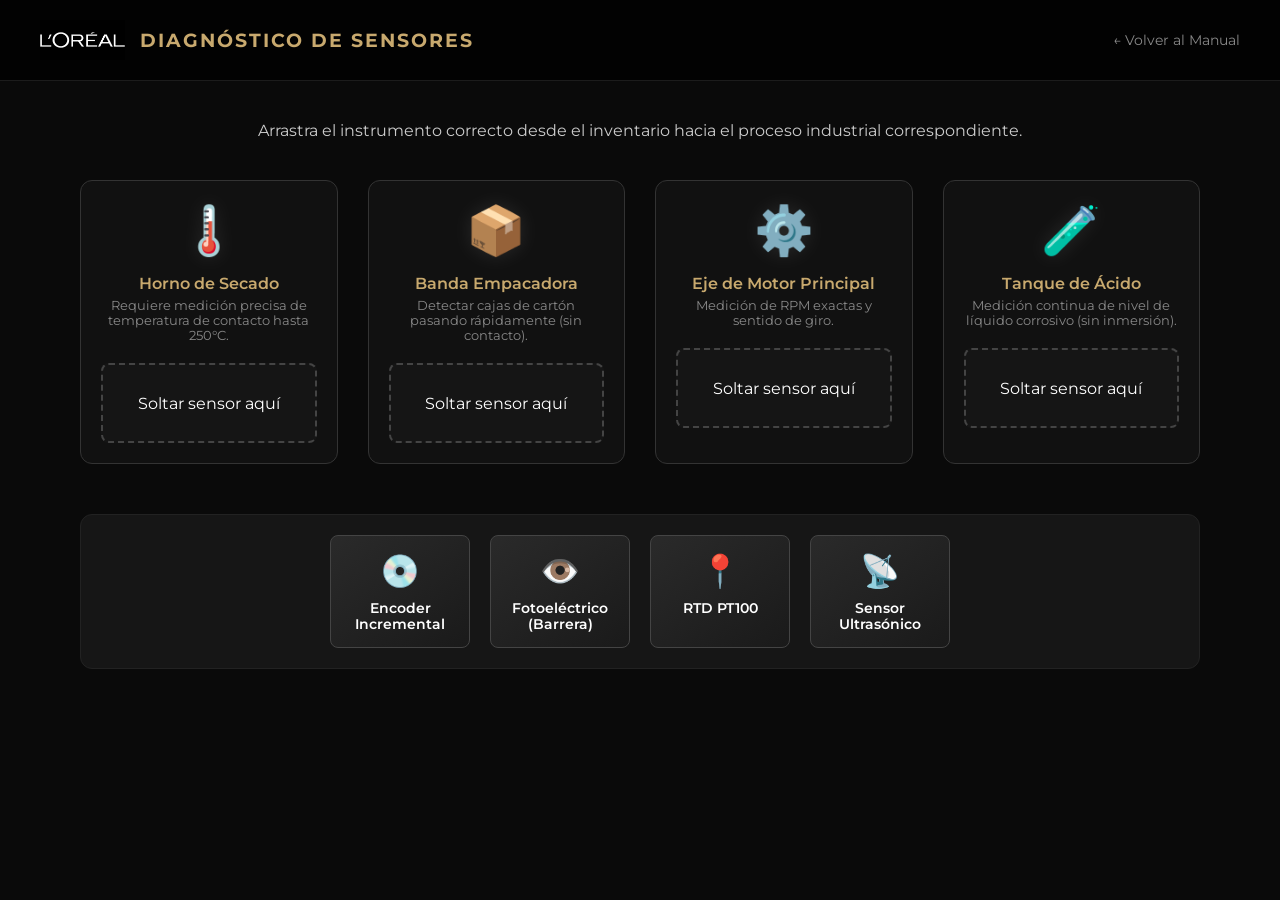
<file: manual_loreal/juegos/sensores_quiz.html>
<!DOCTYPE html>
<html lang="es">
<head>
  <meta charset="UTF-8">
  <meta name="viewport" content="width=device-width, initial-scale=1.0">
  <title>Diagnóstico de Sensores — L'Oréal</title>
  <link href="https://fonts.googleapis.com/css2?family=Montserrat:wght@400;600;700&display=swap" rel="stylesheet">
  <style>
    :root {
      --bg-main: #0a0a0a;
      --gold: #C8A96E;
      --green: #2ecc71;
      --font-ui: 'Montserrat', sans-serif;
    }

    * { box-sizing: border-box; margin: 0; padding: 0; }
    
    body {
      background-color: var(--bg-main);
      color: #fff;
      font-family: var(--font-ui);
      min-height: 100vh;
      display: flex;
      flex-direction: column;
      overflow-x: hidden;
    }

    header {
      padding: 20px 40px;
      border-bottom: 1px solid rgba(255,255,255,0.1);
      display: flex;
      justify-content: space-between;
      align-items: center;
      background: rgba(0,0,0,0.8);
      z-index: 10;
    }
    .brand { display: flex; align-items: center; gap: 15px; }
    .brand img { height: 40px; filter: invert(1); }
    h1 { font-size: 1.2rem; font-weight: 700; color: var(--gold); text-transform: uppercase; letter-spacing: 2px; }
    .back-btn { color: #888; text-decoration: none; font-size: 0.9rem; transition: color 0.3s; }
    .back-btn:hover { color: var(--gold); }

    .game-container {
      padding: 40px;
      flex: 1;
      display: flex;
      flex-direction: column;
      align-items: center;
      max-width: 1200px;
      margin: 0 auto;
      width: 100%;
    }

    .instructions {
      text-align: center;
      margin-bottom: 40px;
      color: #ccc;
    }

    /* ── SCENE ── */
    .plant-diagram {
      display: grid;
      grid-template-columns: repeat(auto-fit, minmax(250px, 1fr));
      gap: 30px;
      width: 100%;
      margin-bottom: 50px;
    }

    .process-card {
      background: #111;
      border: 1px solid #333;
      border-radius: 12px;
      padding: 20px;
      display: flex;
      flex-direction: column;
      align-items: center;
      text-align: center;
      position: relative;
    }

    .process-icon {
      font-size: 3rem;
      margin-bottom: 15px;
      filter: drop-shadow(0 0 10px rgba(255,255,255,0.1));
    }

    .process-title { font-weight: 600; margin-bottom: 5px; color: var(--gold); }
    .process-desc { font-size: 0.8rem; color: #888; margin-bottom: 20px; }

    /* Drop Zone */
    .drop-zone {
      width: 100%;
      height: 80px;
      background: rgba(255,255,255,0.02);
      border: 2px dashed #444;
      border-radius: 8px;
      display: flex;
      align-items: center;
      justify-content: center;
      transition: all 0.3s;
    }

    .drop-zone.dragover {
      background: rgba(200, 169, 110, 0.1);
      border-color: var(--gold);
    }
    .drop-zone.correct {
      border: 2px solid var(--green);
      background: rgba(46, 204, 113, 0.1);
    }

    /* ── INVENTORY ── */
    .inventory {
      background: #161616;
      border: 1px solid #222;
      border-radius: 12px;
      padding: 20px;
      width: 100%;
      display: flex;
      justify-content: center;
      gap: 20px;
      flex-wrap: wrap;
    }

    .sensor-item {
      background: linear-gradient(145deg, #2a2a2a, #1a1a1a);
      border: 1px solid #444;
      border-radius: 8px;
      padding: 15px;
      cursor: grab;
      display: flex;
      flex-direction: column;
      align-items: center;
      width: 140px;
      transition: transform 0.2s, box-shadow 0.2s;
    }

    .sensor-item:active { cursor: grabbing; }
    .sensor-item:hover { transform: translateY(-5px); box-shadow: 0 10px 20px rgba(0,0,0,0.5); border-color: var(--gold); }

    .sensor-item .s-icon { font-size: 2rem; margin-bottom: 10px; }
    .sensor-item .s-name { font-size: 0.85rem; font-weight: 600; text-align: center; }

    .modal {
      display: none;
      position: fixed;
      top: 50%; left: 50%;
      transform: translate(-50%, -50%);
      background: #111;
      border: 1px solid var(--gold);
      padding: 40px;
      border-radius: 12px;
      z-index: 100;
      text-align: center;
      box-shadow: 0 20px 50px rgba(0,0,0,0.9);
    }
    .modal h2 { color: var(--gold); margin-bottom: 20px; font-size: 1.8rem; }
    .modal p { color: #ccc; margin-bottom: 30px; }
    .btn { background: var(--gold); color: #000; border: none; padding: 10px 20px; font-weight: bold; border-radius: 4px; cursor: pointer; }

    @keyframes shake {
      0% { transform: translateX(0); }
      25% { transform: translateX(-5px); }
      50% { transform: translateX(5px); }
      75% { transform: translateX(-5px); }
      100% { transform: translateX(0); }
    }
    .shake { animation: shake 0.4s; }

  </style>
</head>
<body>

  <header>
    <div class="brand">
      <img src="../img/image.png" alt="L'Oréal" />
      <h1>Diagnóstico de Sensores</h1>
    </div>
    <a href="../index.html" class="back-btn">← Volver al Manual</a>
  </header>

  <div class="game-container">
    <div class="instructions">
      <p>Arrastra el instrumento correcto desde el inventario hacia el proceso industrial correspondiente.</p>
    </div>

    <!-- Escena -->
    <div class="plant-diagram">
      
      <div class="process-card">
        <div class="process-icon">🌡️</div>
        <div class="process-title">Horno de Secado</div>
        <div class="process-desc">Requiere medición precisa de temperatura de contacto hasta 250°C.</div>
        <div class="drop-zone" data-accept="pt100">Soltar sensor aquí</div>
      </div>

      <div class="process-card">
        <div class="process-icon">📦</div>
        <div class="process-title">Banda Empacadora</div>
        <div class="process-desc">Detectar cajas de cartón pasando rápidamente (sin contacto).</div>
        <div class="drop-zone" data-accept="fotoelectrico">Soltar sensor aquí</div>
      </div>

      <div class="process-card">
        <div class="process-icon">⚙️</div>
        <div class="process-title">Eje de Motor Principal</div>
        <div class="process-desc">Medición de RPM exactas y sentido de giro.</div>
        <div class="drop-zone" data-accept="encoder">Soltar sensor aquí</div>
      </div>

      <div class="process-card">
        <div class="process-icon">🧪</div>
        <div class="process-title">Tanque de Ácido</div>
        <div class="process-desc">Medición continua de nivel de líquido corrosivo (sin inmersión).</div>
        <div class="drop-zone" data-accept="ultrasonico">Soltar sensor aquí</div>
      </div>

    </div>

    <!-- Inventario -->
    <div class="inventory" id="inventory">
      <div class="sensor-item" draggable="true" data-type="encoder" id="s1">
        <div class="s-icon">💿</div>
        <div class="s-name">Encoder Incremental</div>
      </div>
      <div class="sensor-item" draggable="true" data-type="fotoelectrico" id="s2">
        <div class="s-icon">👁️</div>
        <div class="s-name">Fotoeléctrico (Barrera)</div>
      </div>
      <div class="sensor-item" draggable="true" data-type="pt100" id="s3">
        <div class="s-icon">📍</div>
        <div class="s-name">RTD PT100</div>
      </div>
      <div class="sensor-item" draggable="true" data-type="ultrasonico" id="s4">
        <div class="s-icon">📡</div>
        <div class="s-name">Sensor Ultrasónico</div>
      </div>
    </div>
  </div>

  <div class="modal" id="win-modal">
    <h2>¡Excelente Diagnóstico!</h2>
    <p>Has seleccionado correctamente toda la instrumentación para la planta.<br>Una especificación correcta asegura la confiabilidad del sistema de control.</p>
    <button class="btn" onclick="location.reload()">Reiniciar</button>
  </div>

  <script>
    const sensors = document.querySelectorAll('.sensor-item');
    const dropZones = document.querySelectorAll('.drop-zone');
    let correctCount = 0;

    // Drag events para los sensores
    sensors.forEach(sensor => {
      sensor.addEventListener('dragstart', (e) => {
        e.dataTransfer.setData('text/plain', sensor.dataset.type);
        e.dataTransfer.setData('id', sensor.id);
        sensor.style.opacity = '0.5';
      });

      sensor.addEventListener('dragend', () => {
        sensor.style.opacity = '1';
      });
    });

    // Drop events para las zonas
    dropZones.forEach(zone => {
      zone.addEventListener('dragover', (e) => {
        e.preventDefault(); // Necesario para permitir el drop
        if (!zone.classList.contains('correct')) {
          zone.classList.add('dragover');
        }
      });

      zone.addEventListener('dragleave', () => {
        zone.classList.remove('dragover');
      });

      zone.addEventListener('drop', (e) => {
        e.preventDefault();
        zone.classList.remove('dragover');
        
        if (zone.classList.contains('correct')) return;

        const draggedType = e.dataTransfer.getData('text/plain');
        const draggedId = e.dataTransfer.getData('id');
        const acceptType = zone.dataset.accept;

        if (draggedType === acceptType) {
          // Correcto
          zone.classList.add('correct');
          const sensorEl = document.getElementById(draggedId);
          // Mover visualmente el contenido
          zone.innerHTML = '';
          zone.appendChild(sensorEl);
          sensorEl.setAttribute('draggable', 'false');
          sensorEl.style.width = '100%';
          sensorEl.style.height = '100%';
          sensorEl.style.boxShadow = 'none';
          sensorEl.style.border = 'none';
          sensorEl.style.background = 'transparent';
          sensorEl.style.cursor = 'default';

          correctCount++;
          if (correctCount === 4) {
            setTimeout(() => {
              document.getElementById('win-modal').style.display = 'block';
            }, 500);
          }
        } else {
          // Incorrecto
          zone.classList.add('shake');
          setTimeout(() => zone.classList.remove('shake'), 400);
        }
      });
    });
  </script>
</body>
</html>
</file>
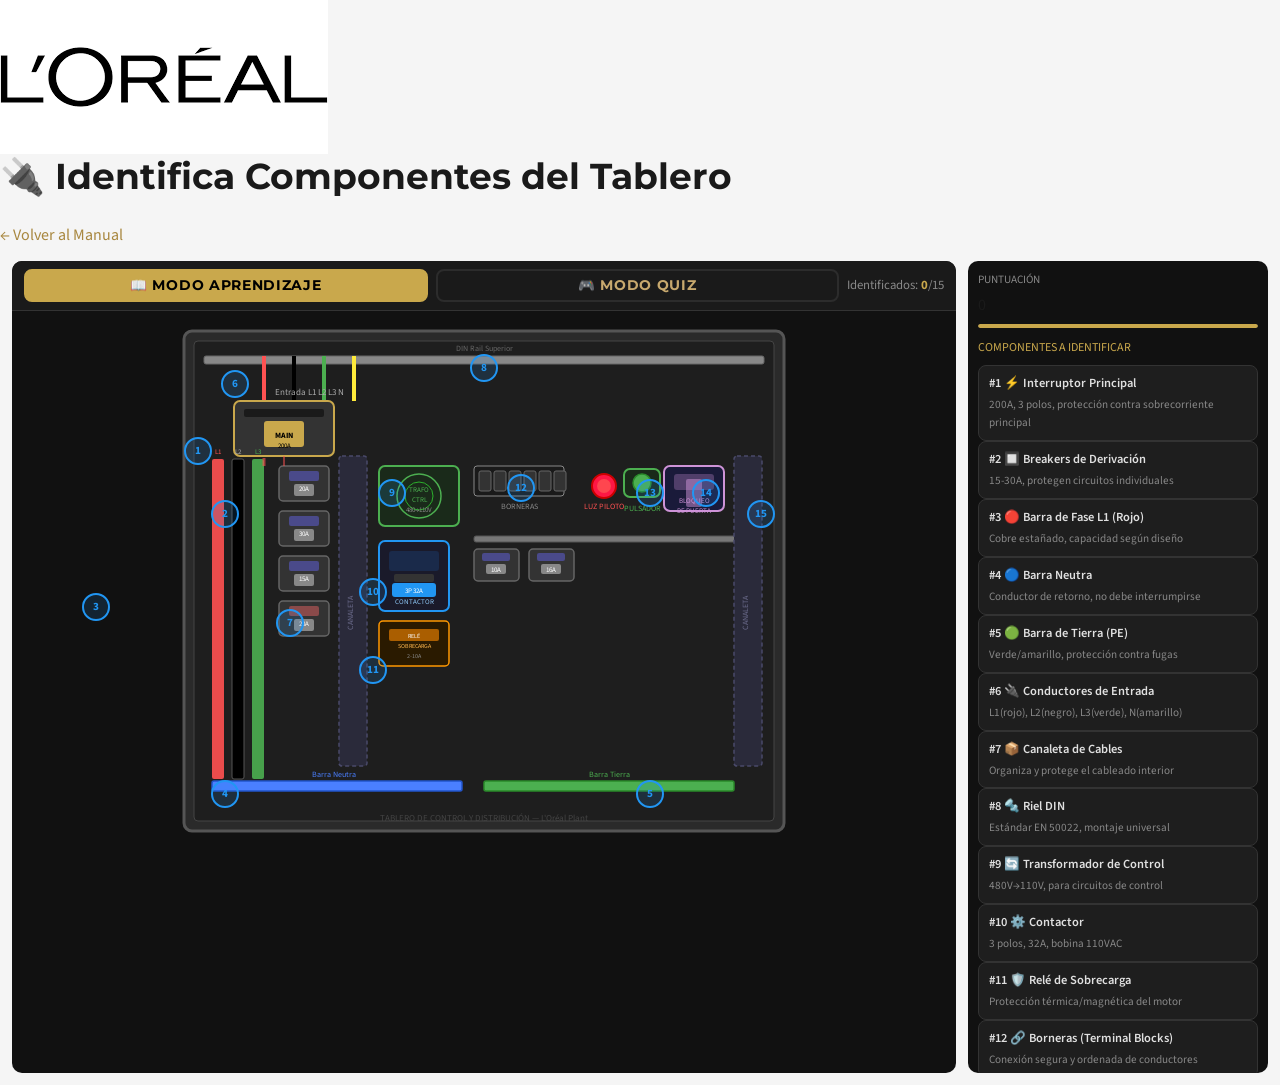
<file: manual_loreal/juegos/tableros_id.html>
<!DOCTYPE html>
<html lang="es">
<head>
<meta charset="UTF-8">
<meta name="viewport" content="width=device-width, initial-scale=1.0">
<title>Identifica Componentes del Tablero</title>
<link rel="stylesheet" href="../css/style.css">
<style>
body { overflow-x: hidden; }
.game-layout { display: grid; grid-template-columns: 1fr 300px; gap: 12px; padding: 12px; height: calc(100vh - 64px); }
.panel-area { position: relative; background: #111; border-radius: 10px; overflow: hidden; }

/* Mode Toggle */
.mode-toggle { display: flex; gap: 8px; padding: 8px 12px; background: #1A1A1A; border-bottom: 1px solid #333; }
.mode-btn { flex: 1; padding: 8px; font-size: 0.85rem; font-weight: 700; }
.mode-btn.active { background: #C9A84C; color: #000; border-color: #C9A84C; }

/* Electrical Panel SVG */
.panel-container { position: relative; padding: 10px; overflow: auto; height: calc(100% - 48px); }
.panel-svg-wrapper { position: relative; display: inline-block; margin: 0 auto; display: flex; justify-content: center; }
#panel-svg { width: 100%; max-width: 640px; cursor: pointer; }

/* Hotspot buttons overlay */
.hotspot {
  position: absolute; border-radius: 50%;
  width: 28px; height: 28px; cursor: pointer;
  border: 2px solid #C9A84C;
  display: flex; align-items: center; justify-content: center;
  font-size: 0.7rem; font-weight: 700; color: #C9A84C;
  background: rgba(0,0,0,0.7);
  transform: translate(-50%, -50%);
  transition: all 0.2s; z-index: 10;
}
.hotspot:hover { background: rgba(201,168,76,0.3); transform: translate(-50%,-50%) scale(1.2); }
.hotspot.answered-correct { border-color: #4CAF50; color: #4CAF50; background: rgba(76,175,80,0.2); }
.hotspot.answered-wrong { border-color: #F44336; color: #F44336; background: rgba(244,67,54,0.15); }
.hotspot.learn-mode { border-color: #2196F3; color: #2196F3; background: rgba(33,150,243,0.15); }

/* Tooltip */
.tooltip-popup {
  position: absolute; background: #1A1A2E; border: 1px solid #C9A84C;
  border-radius: 8px; padding: 10px 14px; z-index: 100;
  min-width: 200px; max-width: 260px; pointer-events: none;
  box-shadow: 0 4px 20px rgba(0,0,0,0.6);
  font-size: 0.82rem; line-height: 1.5;
}
.tooltip-popup h4 { color: #C9A84C; margin-bottom: 4px; font-size: 0.9rem; }

/* Quiz modal */
.quiz-modal {
  position: fixed; top: 50%; left: 50%; transform: translate(-50%,-50%);
  background: #1A1A2E; border: 2px solid #C9A84C; border-radius: 12px;
  padding: 24px; width: 360px; z-index: 1000; box-shadow: 0 8px 40px rgba(0,0,0,0.8);
}
.modal-overlay {
  position: fixed; top:0; left:0; right:0; bottom:0;
  background: rgba(0,0,0,0.7); z-index: 999;
}
.quiz-choice {
  background: #1E1E3A; border: 1px solid #333; border-radius: 6px;
  padding: 10px 14px; margin-bottom: 8px; cursor: pointer;
  font-size: 0.88rem; transition: all 0.2s;
}
.quiz-choice:hover { border-color: #C9A84C; background: #2A2040; }
.quiz-choice.correct { border-color: #4CAF50; background: rgba(76,175,80,0.2); }
.quiz-choice.wrong { border-color: #F44336; background: rgba(244,67,54,0.15); }

/* Right panel */
.info-panel { display: flex; flex-direction: column; gap: 10px; overflow-y: auto; padding: 10px; background: #111; border-radius: 10px; }
.comp-card {
  background: #1E1E1E; border: 1px solid #333; border-radius: 8px;
  padding: 8px 10px; font-size: 0.78rem; cursor: pointer; transition: all 0.2s;
}
.comp-card:hover { border-color: #C9A84C; }
.comp-card .comp-name { color: #E0E0E0; font-weight: 600; }
.comp-card .comp-spec { color: #888; font-size: 0.7rem; margin-top: 2px; }
.comp-card.identified { border-color: #4CAF50; }
.comp-card.identified .comp-name { color: #A5D6A7; }

.timer-bar { height: 4px; background: #333; border-radius: 2px; overflow: hidden; margin-top: 6px; }
.timer-fill { height: 100%; background: #C9A84C; border-radius: 2px; transition: width 1s linear; }
</style>
</head>
<body>
<header class="game-header">
  <img src="../img/image.png" alt="L'Oréal Logo">
  <h1>🔌 Identifica Componentes del Tablero</h1>
  <a href="../index.html" class="back-btn">← Volver al Manual</a>
</header>

<div class="game-layout">
  <div class="panel-area">
    <div class="mode-toggle">
      <button class="btn mode-btn active" id="btn-learn" onclick="setMode('learn')">📖 Modo Aprendizaje</button>
      <button class="btn mode-btn btn-dark" id="btn-quiz" onclick="setMode('quiz')">🎮 Modo Quiz</button>
      <div style="margin-left:auto;display:flex;align-items:center;gap:12px;">
        <span style="font-size:0.8rem;color:#888;">Identificados: <strong id="identified-count" style="color:#C9A84C;">0</strong>/15</span>
        <span class="timer" id="quiz-timer" style="display:none;">2:00</span>
      </div>
    </div>

    <div class="panel-container">
      <div class="panel-svg-wrapper" id="svg-wrapper">
        <!-- Electrical Panel SVG -->
        <svg id="panel-svg" viewBox="0 0 640 520" xmlns="http://www.w3.org/2000/svg">
          <!-- Panel enclosure -->
          <rect x="20" y="10" width="600" height="500" rx="8" fill="#2A2A2A" stroke="#555" stroke-width="3"/>
          <rect x="30" y="20" width="580" height="480" rx="4" fill="#1E1E1E" stroke="#444" stroke-width="1"/>

          <!-- DIN Rail top -->
          <rect x="40" y="35" width="560" height="8" rx="2" fill="#888" stroke="#666" stroke-width="1"/>
          <text x="320" y="30" text-anchor="middle" fill="#666" font-size="8">DIN Rail Superior</text>

          <!-- Incoming conductors (top) -->
          <line x1="100" y1="35" x2="100" y2="80" stroke="#FF5252" stroke-width="4"/>
          <line x1="130" y1="35" x2="130" y2="80" stroke="#000" stroke-width="4" stroke-dasharray="none"/>
          <line x1="160" y1="35" x2="160" y2="80" stroke="#4CAF50" stroke-width="4"/>
          <line x1="190" y1="35" x2="190" y2="80" stroke="#FFEB3B" stroke-width="4"/>
          <text x="145" y="74" text-anchor="middle" fill="#AAA" font-size="9">Entrada L1 L2 L3 N</text>

          <!-- Main breaker -->
          <rect x="70" y="80" width="100" height="55" rx="6" fill="#333" stroke="#C9A84C" stroke-width="2"/>
          <rect x="80" y="88" width="80" height="8" rx="2" fill="#1A1A1A"/>
          <rect x="100" y="100" width="40" height="26" rx="3" fill="#C9A84C"/>
          <text x="120" y="117" text-anchor="middle" fill="#000" font-size="8" font-weight="bold">MAIN</text>
          <text x="120" y="127" text-anchor="middle" fill="#000" font-size="7">200A</text>

          <!-- Phase busbars (vertical) -->
          <rect x="48" y="138" width="12" height="320" rx="2" fill="#FF5252" opacity="0.9"/>
          <rect x="68" y="138" width="12" height="320" rx="2" fill="#000" stroke="#555" stroke-width="1"/>
          <rect x="88" y="138" width="12" height="320" rx="2" fill="#4CAF50" opacity="0.9"/>
          <text x="54" y="133" fill="#FF5252" font-size="7" text-anchor="middle">L1</text>
          <text x="74" y="133" fill="#AAA" font-size="7" text-anchor="middle">L2</text>
          <text x="94" y="133" fill="#4CAF50" font-size="7" text-anchor="middle">L3</text>

          <!-- Neutral busbar -->
          <rect x="48" y="460" width="250" height="10" rx="2" fill="#4A7FFF" stroke="#2255CC" stroke-width="1.5"/>
          <text x="170" y="456" text-anchor="middle" fill="#4A7FFF" font-size="8">Barra Neutra</text>

          <!-- Ground busbar -->
          <rect x="320" y="460" width="250" height="10" rx="2" fill="#4CAF50" stroke="#2A8A2A" stroke-width="1.5"/>
          <text x="445" y="456" text-anchor="middle" fill="#4CAF50" font-size="8">Barra Tierra</text>

          <!-- Branch breakers row 1 (left column) -->
          <!-- Breaker 1 -->
          <rect x="115" y="145" width="50" height="35" rx="4" fill="#333" stroke="#666" stroke-width="1.5"/>
          <rect x="125" y="150" width="30" height="10" rx="2" fill="#4A4A8A"/>
          <rect x="130" y="163" width="20" height="12" rx="2" fill="#888"/>
          <text x="140" y="170" text-anchor="middle" fill="#FFF" font-size="7">20A</text>

          <!-- Breaker 2 -->
          <rect x="115" y="190" width="50" height="35" rx="4" fill="#333" stroke="#666" stroke-width="1.5"/>
          <rect x="125" y="195" width="30" height="10" rx="2" fill="#4A4A8A"/>
          <rect x="130" y="208" width="20" height="12" rx="2" fill="#888"/>
          <text x="140" y="215" text-anchor="middle" fill="#FFF" font-size="7">30A</text>

          <!-- Breaker 3 -->
          <rect x="115" y="235" width="50" height="35" rx="4" fill="#333" stroke="#666" stroke-width="1.5"/>
          <rect x="125" y="240" width="30" height="10" rx="2" fill="#4A4A8A"/>
          <rect x="130" y="253" width="20" height="12" rx="2" fill="#888"/>
          <text x="140" y="260" text-anchor="middle" fill="#FFF" font-size="7">15A</text>

          <!-- Breaker 4 -->
          <rect x="115" y="280" width="50" height="35" rx="4" fill="#333" stroke="#666" stroke-width="1.5"/>
          <rect x="125" y="285" width="30" height="10" rx="2" fill="#8A4A4A"/>
          <rect x="130" y="298" width="20" height="12" rx="2" fill="#888"/>
          <text x="140" y="305" text-anchor="middle" fill="#FFF" font-size="7">20A</text>

          <!-- Cable duct (left) -->
          <rect x="175" y="135" width="28" height="310" rx="3" fill="#2A2A3A" stroke="#4A4A6A" stroke-width="1.5" stroke-dasharray="4,3"/>
          <text x="189" y="292" text-anchor="middle" fill="#6A6A8A" font-size="8" transform="rotate(-90,189,292)">CANALETA</text>

          <!-- Control transformer -->
          <rect x="215" y="145" width="80" height="60" rx="6" fill="#1A2A1A" stroke="#4CAF50" stroke-width="2"/>
          <circle cx="255" cy="175" r="22" fill="none" stroke="#4CAF50" stroke-width="1.5"/>
          <circle cx="255" cy="175" r="14" fill="none" stroke="#2CAF2C" stroke-width="1"/>
          <text x="255" y="171" text-anchor="middle" fill="#4CAF50" font-size="7">TRAFO</text>
          <text x="255" y="181" text-anchor="middle" fill="#4CAF50" font-size="7">CTRL</text>
          <text x="255" y="191" text-anchor="middle" fill="#888" font-size="7">480→110V</text>

          <!-- Contactor -->
          <rect x="215" y="220" width="70" height="70" rx="6" fill="#1A1A2A" stroke="#2196F3" stroke-width="2"/>
          <rect x="225" y="230" width="50" height="20" rx="3" fill="#1A2A4A"/>
          <rect x="230" y="253" width="40" height="8" rx="2" fill="#333"/>
          <rect x="228" y="262" width="44" height="14" rx="3" fill="#2196F3"/>
          <text x="250" y="272" text-anchor="middle" fill="#FFF" font-size="7">3P 32A</text>
          <text x="250" y="283" text-anchor="middle" fill="#90CAF9" font-size="7">CONTACTOR</text>

          <!-- Overload relay (below contactor) -->
          <rect x="215" y="300" width="70" height="45" rx="4" fill="#2A1A00" stroke="#FF9800" stroke-width="1.5"/>
          <rect x="225" y="308" width="50" height="12" rx="2" fill="#FF8C00" opacity="0.6"/>
          <text x="250" y="317" text-anchor="middle" fill="#FFF" font-size="6">RELÉ</text>
          <text x="250" y="327" text-anchor="middle" fill="#FFB74D" font-size="6">SOBRECARGA</text>
          <text x="250" y="337" text-anchor="middle" fill="#888" font-size="6">2-10A</text>

          <!-- Terminal blocks -->
          <rect x="310" y="145" width="90" height="30" rx="3" fill="#1A1A1A" stroke="#888" stroke-width="1"/>
          <rect x="315" y="150" width="12" height="20" rx="2" fill="#333" stroke="#666" stroke-width="1"/>
          <rect x="330" y="150" width="12" height="20" rx="2" fill="#333" stroke="#666" stroke-width="1"/>
          <rect x="345" y="150" width="12" height="20" rx="2" fill="#333" stroke="#666" stroke-width="1"/>
          <rect x="360" y="150" width="12" height="20" rx="2" fill="#333" stroke="#666" stroke-width="1"/>
          <rect x="375" y="150" width="12" height="20" rx="2" fill="#333" stroke="#666" stroke-width="1"/>
          <rect x="390" y="150" width="12" height="20" rx="2" fill="#333" stroke="#666" stroke-width="1"/>
          <text x="355" y="188" text-anchor="middle" fill="#888" font-size="8">BORNERAS</text>

          <!-- Pilot light (red) -->
          <circle cx="440" cy="165" r="12" fill="#FF1744" stroke="#CC0000" stroke-width="2"/>
          <circle cx="440" cy="165" r="7" fill="#FF5252" opacity="0.8"/>
          <text x="440" y="188" text-anchor="middle" fill="#FF5252" font-size="8">LUZ PILOTO</text>

          <!-- Push button (green start) -->
          <rect x="460" y="148" width="36" height="28" rx="6" fill="#1A2A1A" stroke="#4CAF50" stroke-width="2"/>
          <circle cx="478" cy="162" r="9" fill="#4CAF50" stroke="#2A8A2A" stroke-width="1.5"/>
          <text x="478" y="190" text-anchor="middle" fill="#4CAF50" font-size="8">PULSADOR</text>

          <!-- DIN Rail secondary -->
          <rect x="310" y="215" width="280" height="6" rx="2" fill="#777" stroke="#555" stroke-width="1"/>

          <!-- More branch breakers (right column) -->
          <rect x="310" y="228" width="45" height="32" rx="4" fill="#333" stroke="#666" stroke-width="1.5"/>
          <rect x="318" y="232" width="28" height="8" rx="2" fill="#4A4A8A"/>
          <rect x="322" y="243" width="20" height="10" rx="2" fill="#888"/>
          <text x="332" y="251" text-anchor="middle" fill="#FFF" font-size="7">10A</text>

          <rect x="365" y="228" width="45" height="32" rx="4" fill="#333" stroke="#666" stroke-width="1.5"/>
          <rect x="373" y="232" width="28" height="8" rx="2" fill="#4A4A8A"/>
          <rect x="377" y="243" width="20" height="10" rx="2" fill="#888"/>
          <text x="387" y="251" text-anchor="middle" fill="#FFF" font-size="7">16A</text>

          <!-- Door interlock -->
          <rect x="500" y="145" width="60" height="45" rx="6" fill="#1A1A3A" stroke="#CE93D8" stroke-width="2"/>
          <rect x="510" y="153" width="40" height="16" rx="3" fill="#CE93D8" opacity="0.3"/>
          <rect x="522" y="158" width="16" height="28" rx="2" fill="#CE93D8" opacity="0.5"/>
          <text x="530" y="182" text-anchor="middle" fill="#CE93D8" font-size="7">BLOQUEO</text>
          <text x="530" y="192" text-anchor="middle" fill="#CE93D8" font-size="7">DE PUERTA</text>

          <!-- Cable duct (right) -->
          <rect x="570" y="135" width="28" height="310" rx="3" fill="#2A2A3A" stroke="#4A4A6A" stroke-width="1.5" stroke-dasharray="4,3"/>
          <text x="584" y="292" text-anchor="middle" fill="#6A6A8A" font-size="8" transform="rotate(-90,584,292)">CANALETA</text>

          <!-- Conductors wiring (representative lines) -->
          <line x1="100" y1="137" x2="100" y2="145" stroke="#FF5252" stroke-width="3" opacity="0.6"/>
          <line x1="120" y1="135" x2="120" y2="145" stroke="#FF5252" stroke-width="2" opacity="0.5"/>

          <!-- Label: Panel outline label -->
          <text x="320" y="500" text-anchor="middle" fill="#444" font-size="9">TABLERO DE CONTROL Y DISTRIBUCIÓN — L'Oréal Plant</text>
        </svg>

        <!-- Hotspots - will be positioned via JS -->
        <div id="hotspots-container" style="position:absolute;top:0;left:0;width:100%;height:100%;pointer-events:none;"></div>
      </div>
    </div>
  </div>

  <!-- Right Info Panel -->
  <div class="info-panel">
    <div class="panel panel-gold">
      <div style="font-size:0.7rem;color:#888;margin-bottom:4px;">PUNTUACIÓN</div>
      <div class="score-display" id="score">0</div>
      <div class="timer-bar"><div class="timer-fill" id="timer-fill" style="width:100%"></div></div>
    </div>

    <div class="panel">
      <div style="font-size:0.75rem;color:#C9A84C;margin-bottom:8px;text-transform:uppercase;">Componentes a Identificar</div>
      <div id="component-list"></div>
    </div>

    <div class="panel">
      <div style="font-size:0.75rem;color:#C9A84C;margin-bottom:6px;text-transform:uppercase;">Información</div>
      <div id="info-display" style="font-size:0.78rem;color:#AAA;line-height:1.5;">
        Haz clic en los <strong style="color:#C9A84C;">marcadores numerados</strong> en el tablero para identificar cada componente.
      </div>
    </div>
  </div>
</div>

<!-- Quiz Modal -->
<div id="modal-overlay" class="modal-overlay" style="display:none;" onclick="closeModal()"></div>
<div id="quiz-modal" class="quiz-modal" style="display:none;">
  <div style="font-size:0.7rem;color:#888;margin-bottom:4px;">¿Qué es este componente?</div>
  <div id="modal-image" style="font-size:3rem;text-align:center;margin-bottom:8px;"></div>
  <div id="modal-question" style="font-size:1rem;color:#F5F5F5;margin-bottom:16px;font-weight:600;"></div>
  <div id="modal-choices"></div>
  <div id="modal-feedback" style="margin-top:10px;font-size:0.82rem;display:none;"></div>
  <button id="modal-close-btn" class="btn btn-dark" style="width:100%;margin-top:10px;display:none;" onclick="closeModal()">Continuar →</button>
</div>

<!-- Tooltip -->
<div id="tooltip" class="tooltip-popup" style="display:none;"></div>

<script>
const COMPONENTS = [
  { id:1, name:'Interruptor Principal', icon:'⚡', hotspot:{x:'19%',y:'25%'},
    spec:'200A, 3 polos, protección contra sobrecorriente principal', nfpa70e:'Protege toda la instalación',
    choices:['Interruptor Principal','Breaker de Derivación','Contactor','Transformador'],
    correct:0, info:'El interruptor principal desconecta TODO el tablero. Siempre se apaga primero antes de cualquier intervención. Capacidad: 200A.' },
  { id:2, name:'Breakers de Derivación', icon:'🔲', hotspot:{x:'22%',y:'37%'},
    spec:'15-30A, protegen circuitos individuales',
    choices:['Breaker de Derivación','Interruptor Principal','Relé de Sobrecarga','Borneras'],
    correct:0, info:'Los breakers de derivación protegen circuitos individuales. Cada uno protege un equipo o zona específica.' },
  { id:3, name:'Barra de Fase L1 (Rojo)', icon:'🔴', hotspot:{x:'8%',y:'55%'},
    spec:'Cobre estañado, capacidad según diseño',
    choices:['Barra de Fase L1','Barra de Neutro','Barra de Tierra','Conductor de protección'],
    correct:0, info:'Barra de fase L1 (rojo). Distribuye la fase L1 a todos los circuitos. Peligro: 440V AC.' },
  { id:4, name:'Barra Neutra', icon:'🔵', hotspot:{x:'22%',y:'91%'},
    spec:'Conductor de retorno, no debe interrumpirse',
    choices:['Barra Neutra','Barra de Tierra','Barra de Fase','Riel DIN'],
    correct:0, info:'La barra neutra (azul) es el conductor de retorno. Nunca debe interrumpirse mientras el equipo está energizado.' },
  { id:5, name:'Barra de Tierra (PE)', icon:'🟢', hotspot:{x:'68%',y:'91%'},
    spec:'Verde/amarillo, protección contra fugas',
    choices:['Barra de Tierra (PE)','Barra Neutra','Barra de Fase','Conductor de control'],
    correct:0, info:'La barra de tierra (PE verde/amarillo) conecta todas las masas metálicas. Protección esencial contra electrocución.' },
  { id:6, name:'Conductores de Entrada', icon:'🔌', hotspot:{x:'23%',y:'12%'},
    spec:'L1(rojo), L2(negro), L3(verde), N(amarillo)',
    choices:['Conductores de Entrada','Cables de control','Conductores de salida','Bus de tierra'],
    correct:0, info:'Conductores de alimentación principal provenientes del transformador o acometida. L1, L2, L3 y Neutro.' },
  { id:7, name:'Canaleta de Cables', icon:'📦', hotspot:{x:'29%',y:'58%'},
    spec:'Organiza y protege el cableado interior',
    choices:['Canaleta de Cables','Riel DIN','Barra de distribución','Ducto de ventilación'],
    correct:0, info:'La canaleta (cable duct) organiza y protege el cableado. Facilita el mantenimiento y cumple normativas de instalación.' },
  { id:8, name:'Riel DIN', icon:'🔩', hotspot:{x:'50%',y:'9%'},
    spec:'Estándar EN 50022, montaje universal',
    choices:['Riel DIN','Canaleta de Cables','Barra de tierra','Perfil estructural'],
    correct:0, info:'El riel DIN (35mm) es el estándar universal para montar breakers, contactores, relés y demás componentes.' },
  { id:9, name:'Transformador de Control', icon:'🔄', hotspot:{x:'40%',y:'33%'},
    spec:'480V→110V, para circuitos de control',
    choices:['Transformador de Control','Variador de Frecuencia','Fuente DC','Rectificador'],
    correct:0, info:'El transformador de control convierte 480V a 110V (o 24V) para alimentar los circuitos de control, PLC y bobinas.' },
  { id:10, name:'Contactor', icon:'⚙️', hotspot:{x:'38%',y:'52%'},
    spec:'3 polos, 32A, bobina 110VAC',
    choices:['Contactor','Disyuntor Motorizado','Interruptor de Transferencia','Relé Auxiliar'],
    correct:0, info:'El contactor es un interruptor electromagnético de potencia. Se activa con señal de control de baja potencia para conmutar cargas grandes.' },
  { id:11, name:'Relé de Sobrecarga', icon:'🛡️', hotspot:{x:'38%',y:'67%'},
    spec:'Protección térmica/magnética del motor',
    choices:['Relé de Sobrecarga','Relé de Voltaje','Fusible de Alta Tensión','Contactor Auxiliar'],
    correct:0, info:'El relé de sobrecarga protege el motor contra sobrecalentamiento. Se ajusta al 100-115% de la corriente nominal del motor.' },
  { id:12, name:'Borneras (Terminal Blocks)', icon:'🔗', hotspot:{x:'54%',y:'32%'},
    spec:'Conexión segura y ordenada de conductores',
    choices:['Borneras (Terminal Blocks)','Fusibles Cilíndricos','Breakers Auxiliares','Bornes de Tierra'],
    correct:0, info:'Las borneras permiten conectar y desconectar conductores de forma segura. Indispensables en circuitos de control.' },
  { id:13, name:'Luz Piloto', icon:'🔴', hotspot:{x:'68%',y:'33%'},
    spec:'Indicación visual de estado (ON/OFF/Falla)',
    choices:['Luz Piloto','Pulsador de Emergencia','Selector de Voltaje','Lámpara de Trabajo'],
    correct:0, info:'La luz piloto indica el estado del equipo. Rojo=funcionando/energizado, Verde=listo/parado, Ámbar=falla o alarma.' },
  { id:14, name:'Pulsador de Marcha', icon:'🟢', hotspot:{x:'74%',y:'33%'},
    spec:'NO (Normalmente Abierto), arranque del motor',
    choices:['Pulsador de Marcha','Interruptor de Emergencia','Selector de Modo','Pulsador de Paro'],
    correct:0, info:'El pulsador de marcha (verde, NO) envía señal momentánea para arrancar el motor. Se usa junto al pulsador de paro.' },
  { id:15, name:'Bloqueo de Puerta', icon:'🔒', hotspot:{x:'80%',y:'37%'},
    spec:'Interbloqueo mecánico-eléctrico',
    choices:['Bloqueo de Puerta (Interlock)','Selector de Llave','Manija de Tierra','Cerradura de Seguridad'],
    correct:0, info:'El bloqueo de puerta (door interlock) impide abrir el tablero mientras esté energizado, o corta la alimentación al abrir. NFPA 70E.' }
];

let mode = 'learn';
let score = 0;
let identified = new Set();
let quizTimeout = null;
let timerInterval = null;
let quizTime = 120;
let currentModalComp = null;

function setMode(m) {
  mode = m;
  document.getElementById('btn-learn').className = 'btn mode-btn ' + (m==='learn' ? 'active' : 'btn-dark');
  document.getElementById('btn-quiz').className = 'btn mode-btn ' + (m==='quiz' ? 'active' : 'btn-dark');
  document.getElementById('quiz-timer').style.display = m==='quiz' ? 'inline' : 'none';
  if (m === 'quiz') {
    identified.clear();
    score = 0;
    document.getElementById('score').textContent = 0;
    startQuizTimer();
  } else {
    if (timerInterval) clearInterval(timerInterval);
    document.getElementById('timer-fill').style.width = '100%';
  }
  renderHotspots();
  renderComponentList();
}

function startQuizTimer() {
  quizTime = 120;
  if (timerInterval) clearInterval(timerInterval);
  timerInterval = setInterval(() => {
    quizTime--;
    const m = Math.floor(quizTime/60), s = quizTime%60;
    document.getElementById('quiz-timer').textContent = `${m}:${s.toString().padStart(2,'0')}`;
    document.getElementById('timer-fill').style.width = `${(quizTime/120)*100}%`;
    if (quizTime <= 0) {
      clearInterval(timerInterval);
      document.getElementById('info-display').textContent = `⏰ Tiempo terminado. Puntaje final: ${score}`;
    }
  }, 1000);
}

function renderHotspots() {
  const container = document.getElementById('hotspots-container');
  container.style.pointerEvents = 'all';
  container.innerHTML = COMPONENTS.map(comp => {
    let cls = 'hotspot';
    if (mode === 'learn') cls += ' learn-mode';
    else if (identified.has(comp.id)) {
      cls += identified.get ? '' : ' answered-correct';
    }
    return `
      <div class="${cls}" style="left:${comp.hotspot.x};top:${comp.hotspot.y};"
        onclick="handleHotspotClick(${comp.id})"
        onmouseenter="showTooltip(event,${comp.id})"
        onmouseleave="hideTooltip()">
        ${comp.id}
      </div>
    `;
  }).join('');
}

function handleHotspotClick(compId) {
  const comp = COMPONENTS.find(c => c.id === compId);
  if (!comp) return;

  if (mode === 'learn') {
    document.getElementById('info-display').innerHTML = `
      <strong style="color:#C9A84C;font-size:1rem;">${comp.icon} ${comp.name}</strong><br>
      <span style="color:#888;font-size:0.75rem;">${comp.spec}</span><br><br>
      ${comp.info}
    `;
  } else {
    openQuizModal(comp);
  }
}

function showTooltip(e, compId) {
  if (mode !== 'learn') return;
  const comp = COMPONENTS.find(c => c.id === compId);
  const tt = document.getElementById('tooltip');
  tt.innerHTML = `<h4>${comp.icon} ${comp.name}</h4><div style="color:#888;">${comp.spec}</div>`;
  tt.style.display = 'block';
  const rect = e.target.getBoundingClientRect();
  tt.style.left = (rect.right + 10) + 'px';
  tt.style.top = (rect.top - 10) + 'px';
}

function hideTooltip() {
  document.getElementById('tooltip').style.display = 'none';
}

function openQuizModal(comp) {
  currentModalComp = comp;
  document.getElementById('modal-overlay').style.display = 'block';
  document.getElementById('quiz-modal').style.display = 'block';
  document.getElementById('modal-image').textContent = comp.icon;
  document.getElementById('modal-question').textContent = `Componente #${comp.id}: ¿Qué es este elemento?`;
  document.getElementById('modal-feedback').style.display = 'none';
  document.getElementById('modal-close-btn').style.display = 'none';

  // Shuffle choices
  const shuffled = [...comp.choices].map((c,i) => ({text:c, origIdx:i})).sort(() => Math.random()-0.5);
  const correctText = comp.choices[comp.correct];

  document.getElementById('modal-choices').innerHTML = shuffled.map(ch => `
    <div class="quiz-choice" onclick="answerModal('${ch.text}','${correctText}',this)">${ch.text}</div>
  `).join('');
}

function answerModal(chosen, correct, el) {
  if (el.classList.contains('correct') || el.classList.contains('wrong')) return;
  const isCorrect = chosen === correct;

  document.querySelectorAll('.quiz-choice').forEach(ch => {
    ch.onclick = null;
    if (ch.textContent === correct) ch.classList.add('correct');
    else if (ch === el && !isCorrect) ch.classList.add('wrong');
  });

  const fb = document.getElementById('modal-feedback');
  fb.style.display = 'block';

  if (isCorrect) {
    const pts = Math.max(10, Math.floor(quizTime/3));
    score += pts;
    identified.add(currentModalComp.id);
    document.getElementById('score').textContent = score;
    document.getElementById('identified-count').textContent = identified.size;
    fb.className = 'feedback-correct';
    fb.innerHTML = `✅ ¡Correcto! +${pts} pts.<br><small>${currentModalComp.info}</small>`;
    updateHotspot(currentModalComp.id, true);
  } else {
    fb.className = 'feedback-wrong';
    fb.innerHTML = `❌ Incorrecto. Era: <strong>${correct}</strong><br><small>${currentModalComp.info}</small>`;
    updateHotspot(currentModalComp.id, false);
  }

  document.getElementById('modal-close-btn').style.display = 'block';
  renderComponentList();

  if (identified.size === COMPONENTS.length) {
    setTimeout(() => { alert(`🏆 ¡Completaste todos los componentes! Puntaje: ${score}`); }, 500);
  }
}

function updateHotspot(compId, correct) {
  const spots = document.querySelectorAll('.hotspot');
  spots.forEach(s => {
    if (s.textContent == compId) {
      s.classList.remove('learn-mode');
      s.classList.add(correct ? 'answered-correct' : 'answered-wrong');
    }
  });
}

function closeModal() {
  document.getElementById('modal-overlay').style.display = 'none';
  document.getElementById('quiz-modal').style.display = 'none';
}

function renderComponentList() {
  const list = document.getElementById('component-list');
  list.innerHTML = COMPONENTS.map(c => `
    <div class="comp-card ${identified.has(c.id) ? 'identified' : ''}" onclick="handleHotspotClick(${c.id})">
      <div class="comp-name">${identified.has(c.id) ? '✅' : `#${c.id}`} ${c.icon} ${c.name}</div>
      <div class="comp-spec">${c.spec}</div>
    </div>
  `).join('');
}

// Initialize
renderHotspots();
renderComponentList();
</script>
</body>
</html>
</file>
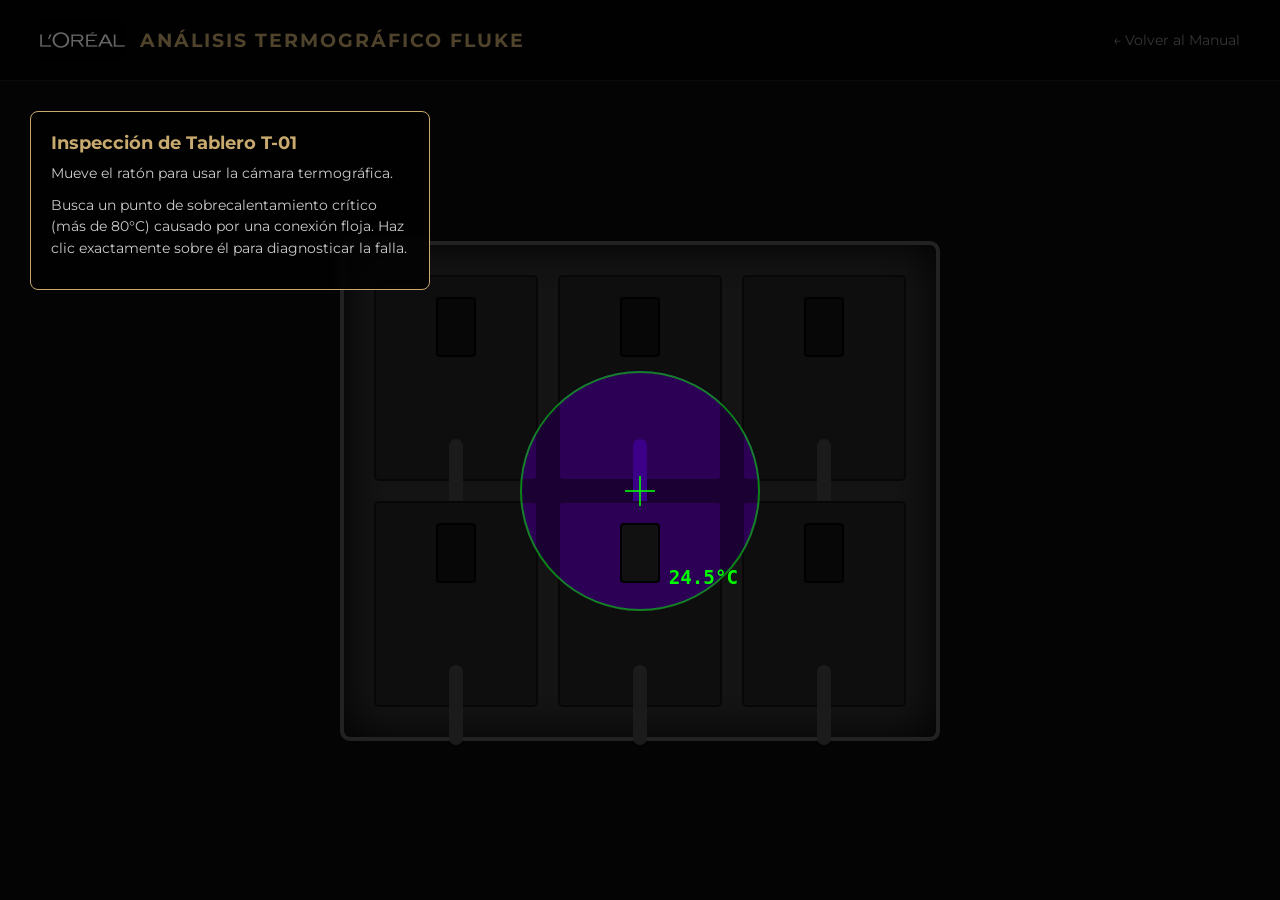
<file: manual_loreal/juegos/termografia_juego.html>
<!DOCTYPE html>
<html lang="es">
<head>
  <meta charset="UTF-8">
  <meta name="viewport" content="width=device-width, initial-scale=1.0">
  <title>Análisis Termográfico — L'Oréal</title>
  <link href="https://fonts.googleapis.com/css2?family=Montserrat:wght@400;600;800&display=swap" rel="stylesheet">
  <style>
    :root {
      --bg-main: #0a0a0a;
      --gold: #C8A96E;
      --font-ui: 'Montserrat', sans-serif;
      --x: 50%;
      --y: 50%;
    }

    * { box-sizing: border-box; margin: 0; padding: 0; }
    
    body {
      background-color: var(--bg-main);
      color: #fff;
      font-family: var(--font-ui);
      height: 100vh;
      overflow: hidden;
      display: flex;
      flex-direction: column;
    }

    header {
      padding: 20px 40px;
      border-bottom: 1px solid rgba(255,255,255,0.1);
      display: flex;
      justify-content: space-between;
      align-items: center;
      background: rgba(0,0,0,0.8);
      z-index: 10;
    }
    .brand { display: flex; align-items: center; gap: 15px; }
    .brand img { height: 40px; filter: invert(1); }
    h1 { font-size: 1.2rem; font-weight: 700; color: var(--gold); text-transform: uppercase; letter-spacing: 2px; }
    .back-btn { color: #888; text-decoration: none; font-size: 0.9rem; transition: color 0.3s; }
    .back-btn:hover { color: var(--gold); }

    .game-area {
      flex: 1;
      position: relative;
      cursor: none;
    }

    .ui-overlay {
      position: absolute;
      top: 30px; left: 30px;
      z-index: 20;
      pointer-events: none;
    }

    .instructions {
      background: rgba(0,0,0,0.7);
      padding: 20px;
      border: 1px solid var(--gold);
      border-radius: 8px;
      max-width: 400px;
      backdrop-filter: blur(5px);
    }
    .instructions h2 { color: var(--gold); margin-bottom: 10px; font-size: 1.1rem; }
    .instructions p { font-size: 0.9rem; color: #ccc; line-height: 1.5; margin-bottom: 10px; }

    /* ── SCENE ── */
    .scene {
      position: absolute;
      top: 0; left: 0; width: 100%; height: 100%;
    }

    /* ── TABLERO ELÉCTRICO CSS ── */
    .panel-board {
      position: absolute;
      top: 50%; left: 50%;
      transform: translate(-50%, -50%);
      width: 600px; height: 500px;
      background: #333;
      border: 4px solid #555;
      border-radius: 10px;
      display: grid;
      grid-template-columns: repeat(3, 1fr);
      gap: 20px;
      padding: 30px;
      box-shadow: inset 0 0 50px #000;
    }

    .breaker {
      background: #222;
      border: 2px solid #111;
      border-radius: 5px;
      position: relative;
      display: flex;
      flex-direction: column;
      align-items: center;
      padding: 20px 0;
    }

    .switch {
      width: 40px; height: 60px;
      background: #111;
      border: 2px solid #000;
      border-radius: 4px;
      margin-bottom: 30px;
    }
    
    .wire {
      width: 14px;
      height: 80px;
      background: #444;
      border-radius: 7px;
      position: absolute;
      bottom: -40px;
    }

    /* ── THERMAL LAYER ── */
    .thermal-layer {
      position: absolute;
      top: 0; left: 0; width: 100%; height: 100%;
      background: #1a0033; /* Frío térmico base */
      clip-path: circle(120px at var(--x) var(--y));
      z-index: 5;
      pointer-events: none;
    }

    .thermal-layer .panel-board {
      background: #1a0033;
      border-color: #2b0055;
      box-shadow: none;
    }

    .thermal-layer .breaker {
      background: #2b0055;
      border-color: #1a0033;
    }

    .thermal-layer .wire {
      background: #3c0088; /* Cable frío */
    }

    /* EL PUNTO CALIENTE */
    .hotspot {
      background: radial-gradient(circle, #fff 0%, #ffff00 20%, #ff8800 50%, #ff0000 70%, #880000 100%) !important;
      box-shadow: 0 0 40px #ff0000;
      cursor: pointer;
      pointer-events: auto; /* Para que sea clickeable a través de la lente */
    }

    .hotspot-clickable {
      position: absolute;
      bottom: -40px;
      width: 40px; height: 100px;
      z-index: 30;
      cursor: none;
    }

    /* ── LENS UI ── */
    .lens-ui {
      position: absolute;
      top: var(--y); left: var(--x);
      transform: translate(-50%, -50%);
      width: 240px; height: 240px;
      border: 2px solid rgba(0, 255, 0, 0.5);
      border-radius: 50%;
      pointer-events: none;
      z-index: 10;
      box-shadow: 0 0 0 9999px rgba(0,0,0,0.6);
    }
    
    .lens-crosshair {
      position: absolute;
      top: 50%; left: 50%;
      transform: translate(-50%, -50%);
      width: 20px; height: 20px;
    }
    .lens-crosshair::before { content:''; position:absolute; top:9px; left:-5px; width:30px; height:2px; background:rgba(0,255,0,0.8); }
    .lens-crosshair::after { content:''; position:absolute; left:9px; top:-5px; height:30px; width:2px; background:rgba(0,255,0,0.8); }

    .lens-temp {
      position: absolute;
      bottom: 20px; right: 20px;
      color: #0f0;
      font-family: monospace;
      font-size: 1.2rem;
      font-weight: bold;
    }

    .modal {
      display: none;
      position: absolute;
      top: 50%; left: 50%;
      transform: translate(-50%, -50%);
      background: #111;
      border: 1px solid var(--gold);
      padding: 40px;
      border-radius: 12px;
      z-index: 100;
      text-align: center;
      box-shadow: 0 20px 50px rgba(0,0,0,0.9);
    }
    .modal h2 { color: #0f0; margin-bottom: 20px; font-size: 1.8rem; }
    .modal p { color: #ccc; margin-bottom: 30px; }
    .btn { background: var(--gold); color: #000; border: none; padding: 10px 20px; font-weight: bold; border-radius: 4px; cursor: pointer; }
    .btn:hover { background: #e0c68e; }
  </style>
</head>
<body>

  <header>
    <div class="brand">
      <img src="../img/image.png" alt="L'Oréal" />
      <h1>Análisis Termográfico Fluke</h1>
    </div>
    <a href="../index.html" class="back-btn">← Volver al Manual</a>
  </header>

  <div class="game-area" id="game-area">
    <div class="ui-overlay">
      <div class="instructions">
        <h2>Inspección de Tablero T-01</h2>
        <p>Mueve el ratón para usar la cámara termográfica.</p>
        <p>Busca un punto de sobrecalentamiento crítico (más de 80°C) causado por una conexión floja. Haz clic exactamente sobre él para diagnosticar la falla.</p>
      </div>
    </div>

    <!-- Escena Base (Visión Normal) -->
    <div class="scene">
      <div class="panel-board">
        <!-- Generamos breakers -->
        <div class="breaker"><div class="switch"></div><div class="wire" style="left: 50%; transform: translateX(-50%);"></div></div>
        <div class="breaker"><div class="switch"></div><div class="wire" style="left: 50%; transform: translateX(-50%);"></div></div>
        <div class="breaker"><div class="switch"></div><div class="wire" style="left: 50%; transform: translateX(-50%);"></div></div>
        <div class="breaker"><div class="switch"></div><div class="wire" style="left: 50%; transform: translateX(-50%);"></div></div>
        <div class="breaker" id="hot-breaker"><div class="switch"></div><div class="wire" style="left: 50%; transform: translateX(-50%);"></div></div>
        <div class="breaker"><div class="switch"></div><div class="wire" style="left: 50%; transform: translateX(-50%);"></div></div>
      </div>
    </div>

    <!-- Escena Térmica (Clipped por CSS) -->
    <div class="thermal-layer">
      <div class="panel-board">
        <div class="breaker"><div class="switch"></div><div class="wire" style="left: 50%; transform: translateX(-50%);"></div></div>
        <div class="breaker"><div class="switch"></div><div class="wire" style="left: 50%; transform: translateX(-50%);"></div></div>
        <div class="breaker"><div class="switch"></div><div class="wire" style="left: 50%; transform: translateX(-50%);"></div></div>
        <div class="breaker"><div class="switch"></div><div class="wire" style="left: 50%; transform: translateX(-50%);"></div></div>
        <div class="breaker"><div class="switch"></div><div class="wire hotspot" style="left: 50%; transform: translateX(-50%);"></div></div>
        <div class="breaker"><div class="switch"></div><div class="wire" style="left: 50%; transform: translateX(-50%);"></div></div>
      </div>
    </div>

    <div class="lens-ui">
      <div class="lens-crosshair"></div>
      <div class="lens-temp" id="temp-display">24.5°C</div>
    </div>

    <!-- Área clickeable invisible sobre el punto caliente -->
    <div id="click-target" style="position:absolute; width:40px; height:80px; z-index:40; cursor:none;"></div>
  </div>

  <div class="modal" id="win-modal">
    <h2>¡Diagnóstico Correcto!</h2>
    <p>Has identificado una conexión floja con una temperatura crítica de 92°C.<br>La acción preventiva (reapriete) ha evitado un paro de línea y posible incendio.</p>
    <button class="btn" onclick="location.reload()">Realizar otra inspección</button>
  </div>

  <script>
    const root = document.documentElement;
    const gameArea = document.getElementById('game-area');
    const tempDisplay = document.getElementById('temp-display');
    const clickTarget = document.getElementById('click-target');
    const hotWire = document.querySelector('.hotspot');
    const winModal = document.getElementById('win-modal');

    // Ubicar el área de click sobre el punto caliente
    function updateTargetPos() {
      const rect = hotWire.getBoundingClientRect();
      clickTarget.style.left = (rect.left - 10) + 'px'; // Margen de error
      clickTarget.style.top = rect.top + 'px';
    }

    window.addEventListener('resize', updateTargetPos);
    setTimeout(updateTargetPos, 100);

    let isGameOver = false;

    gameArea.addEventListener('mousemove', e => {
      if(isGameOver) return;
      
      const x = e.clientX;
      const y = e.clientY;
      
      root.style.setProperty('--x', x + 'px');
      root.style.setProperty('--y', y + 'px');

      // Calcular temperatura (Distancia al hotspot)
      const rect = hotWire.getBoundingClientRect();
      const hotX = rect.left + rect.width / 2;
      const hotY = rect.top + rect.height / 2;
      
      const dist = Math.hypot(x - hotX, y - hotY);
      
      // Temperatura base 24C, máxima 92C en el centro (dist = 0)
      let temp = 24.5;
      if (dist < 150) {
        // Rampa térmica
        temp = 24.5 + (1 - dist / 150) * 67.5;
      }
      
      // Añadir ligero ruido aleatorio
      temp += (Math.random() - 0.5) * 0.5;

      tempDisplay.innerText = temp.toFixed(1) + '°C';
      
      if (temp > 80) tempDisplay.style.color = '#f00';
      else if (temp > 40) tempDisplay.style.color = '#fa0';
      else tempDisplay.style.color = '#0f0';
    });

    clickTarget.addEventListener('click', () => {
      if(isGameOver) return;
      isGameOver = true;
      document.body.style.cursor = 'default';
      root.style.setProperty('--x', '-1000px'); // Ocultar lente
      winModal.style.display = 'block';
    });

  </script>
</body>
</html>
</file>
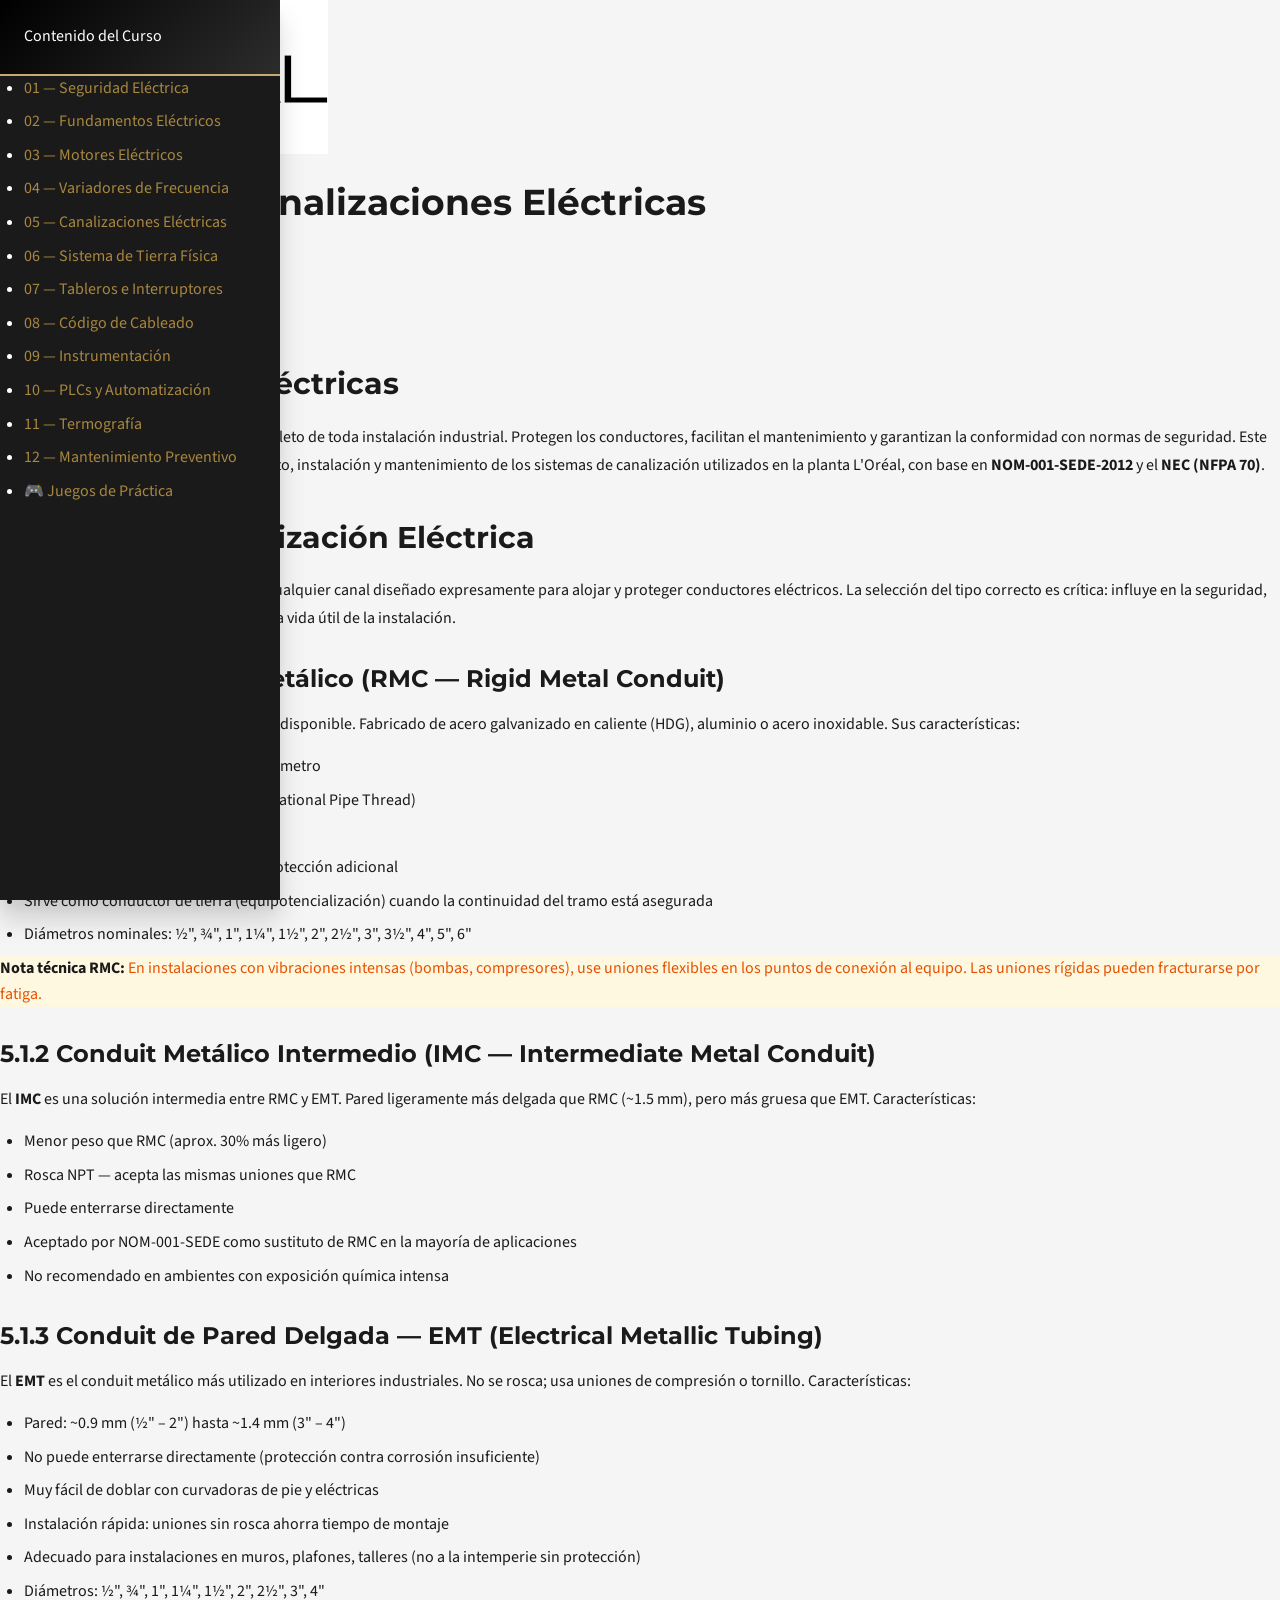
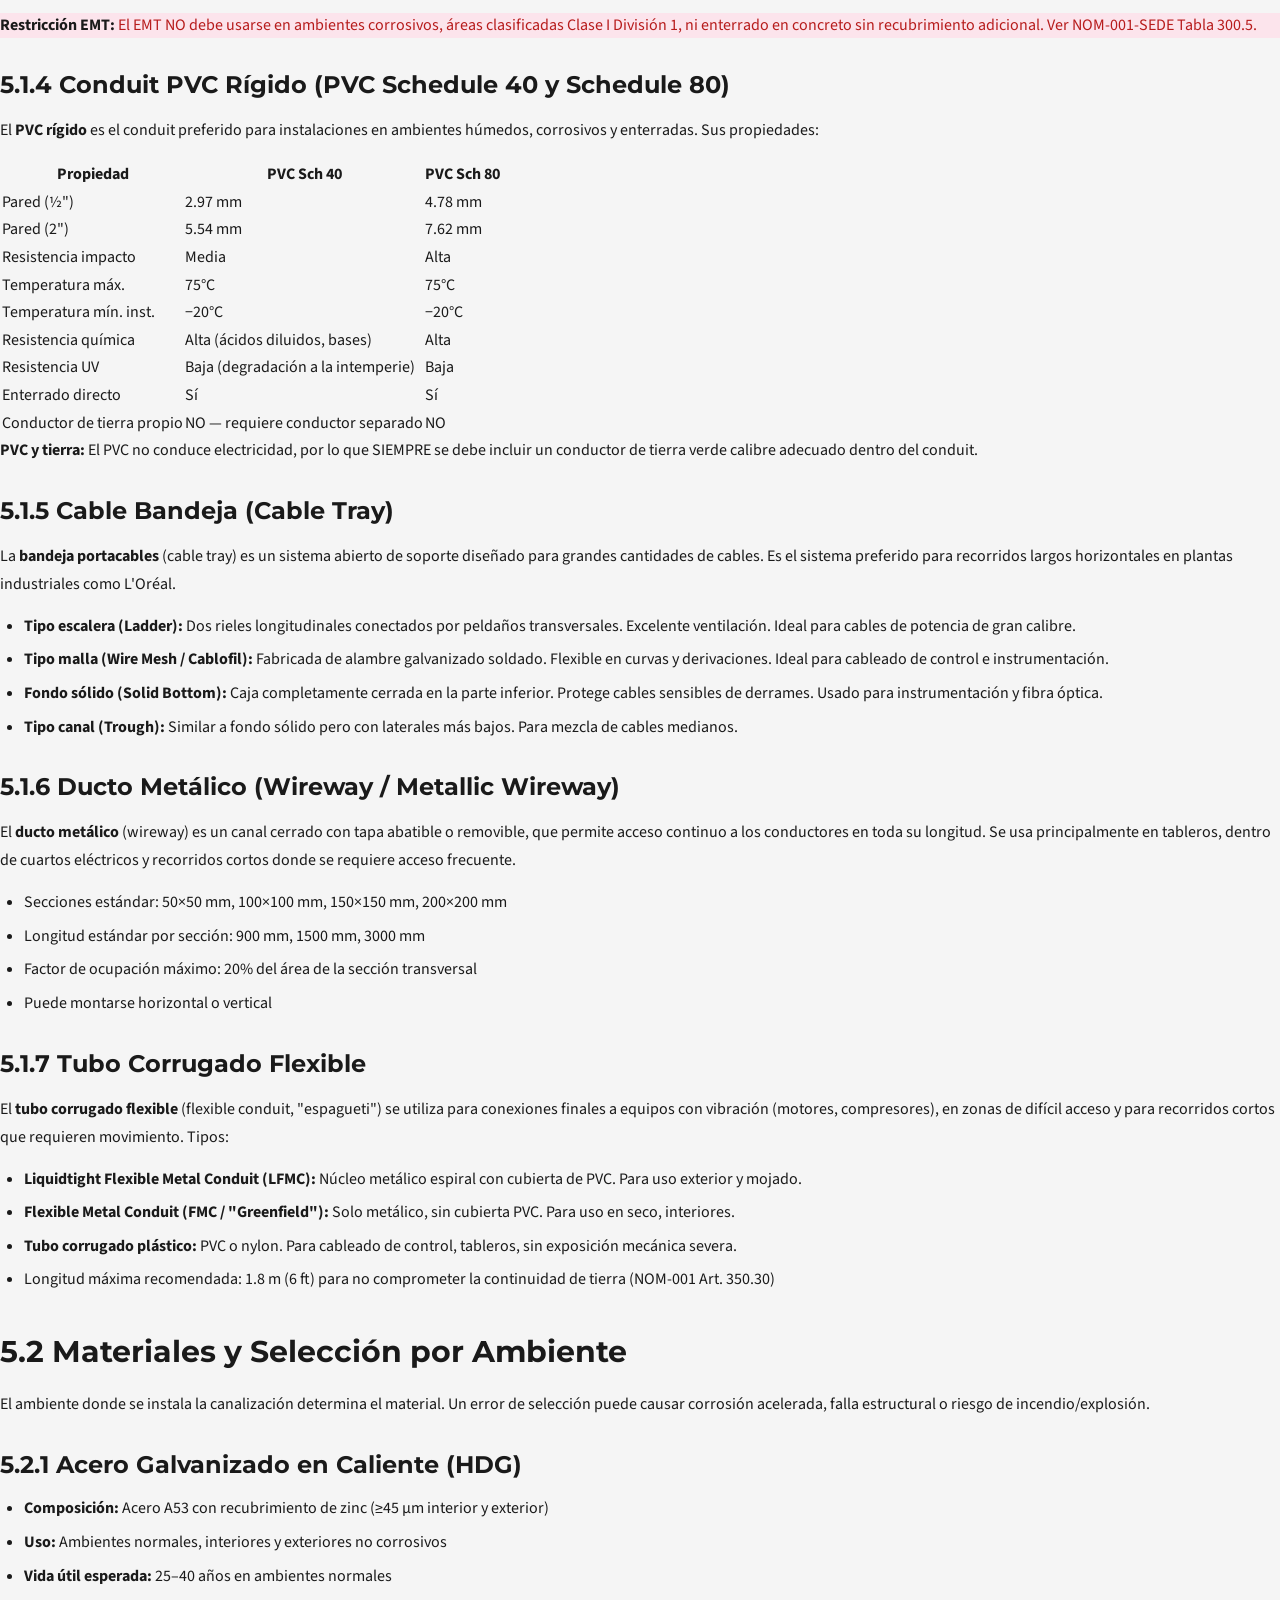
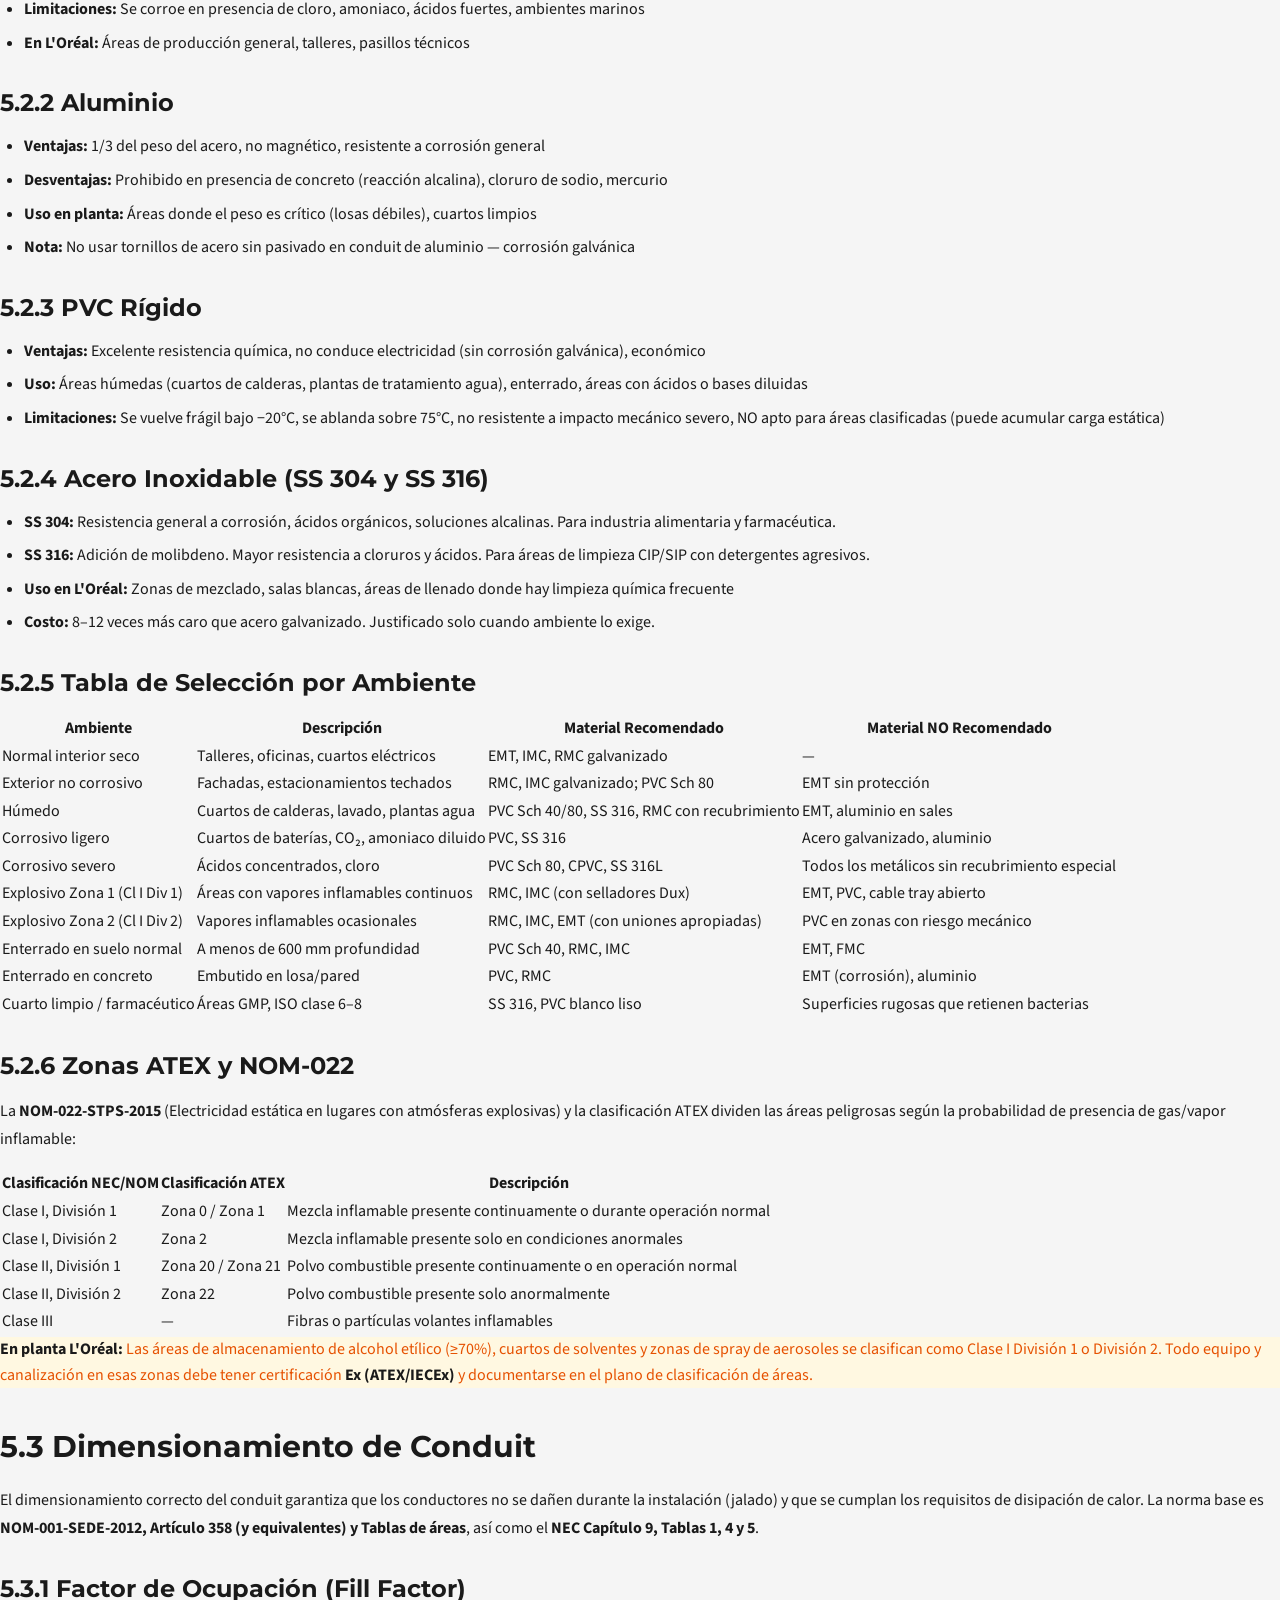
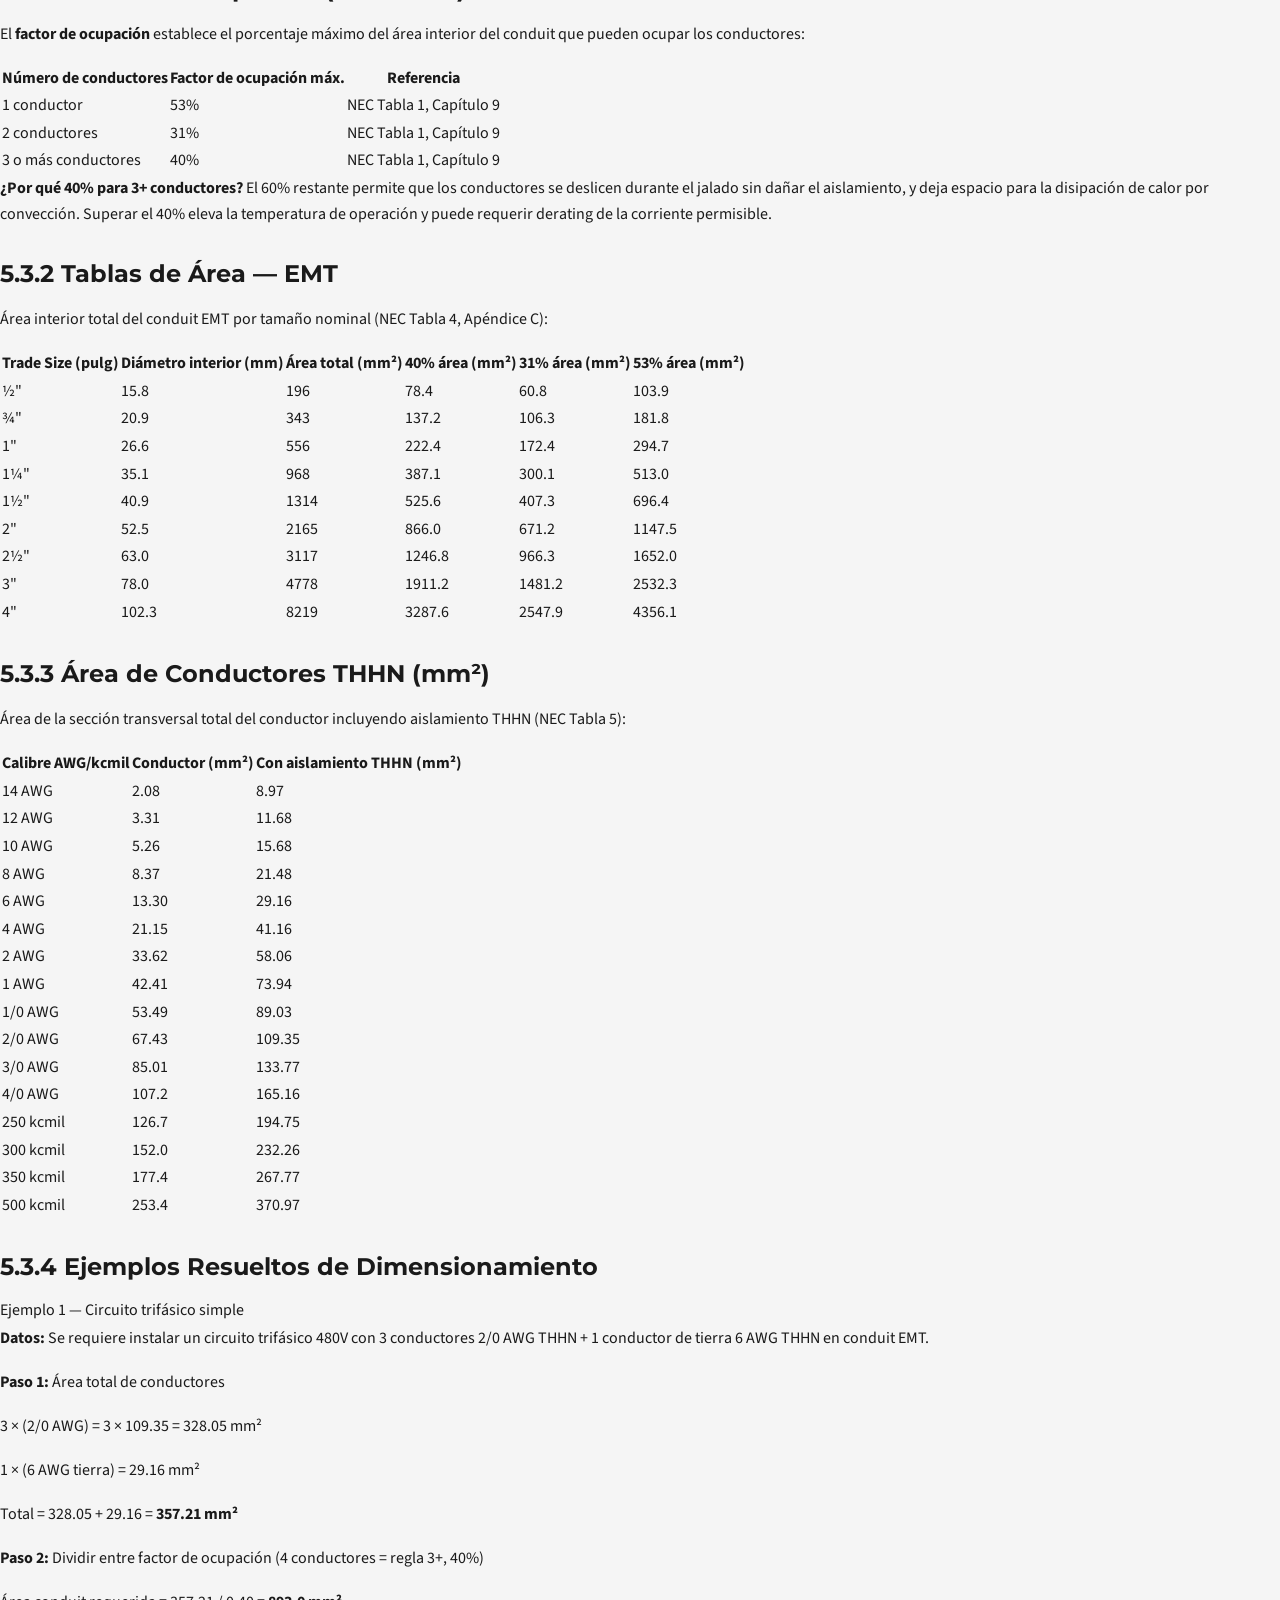
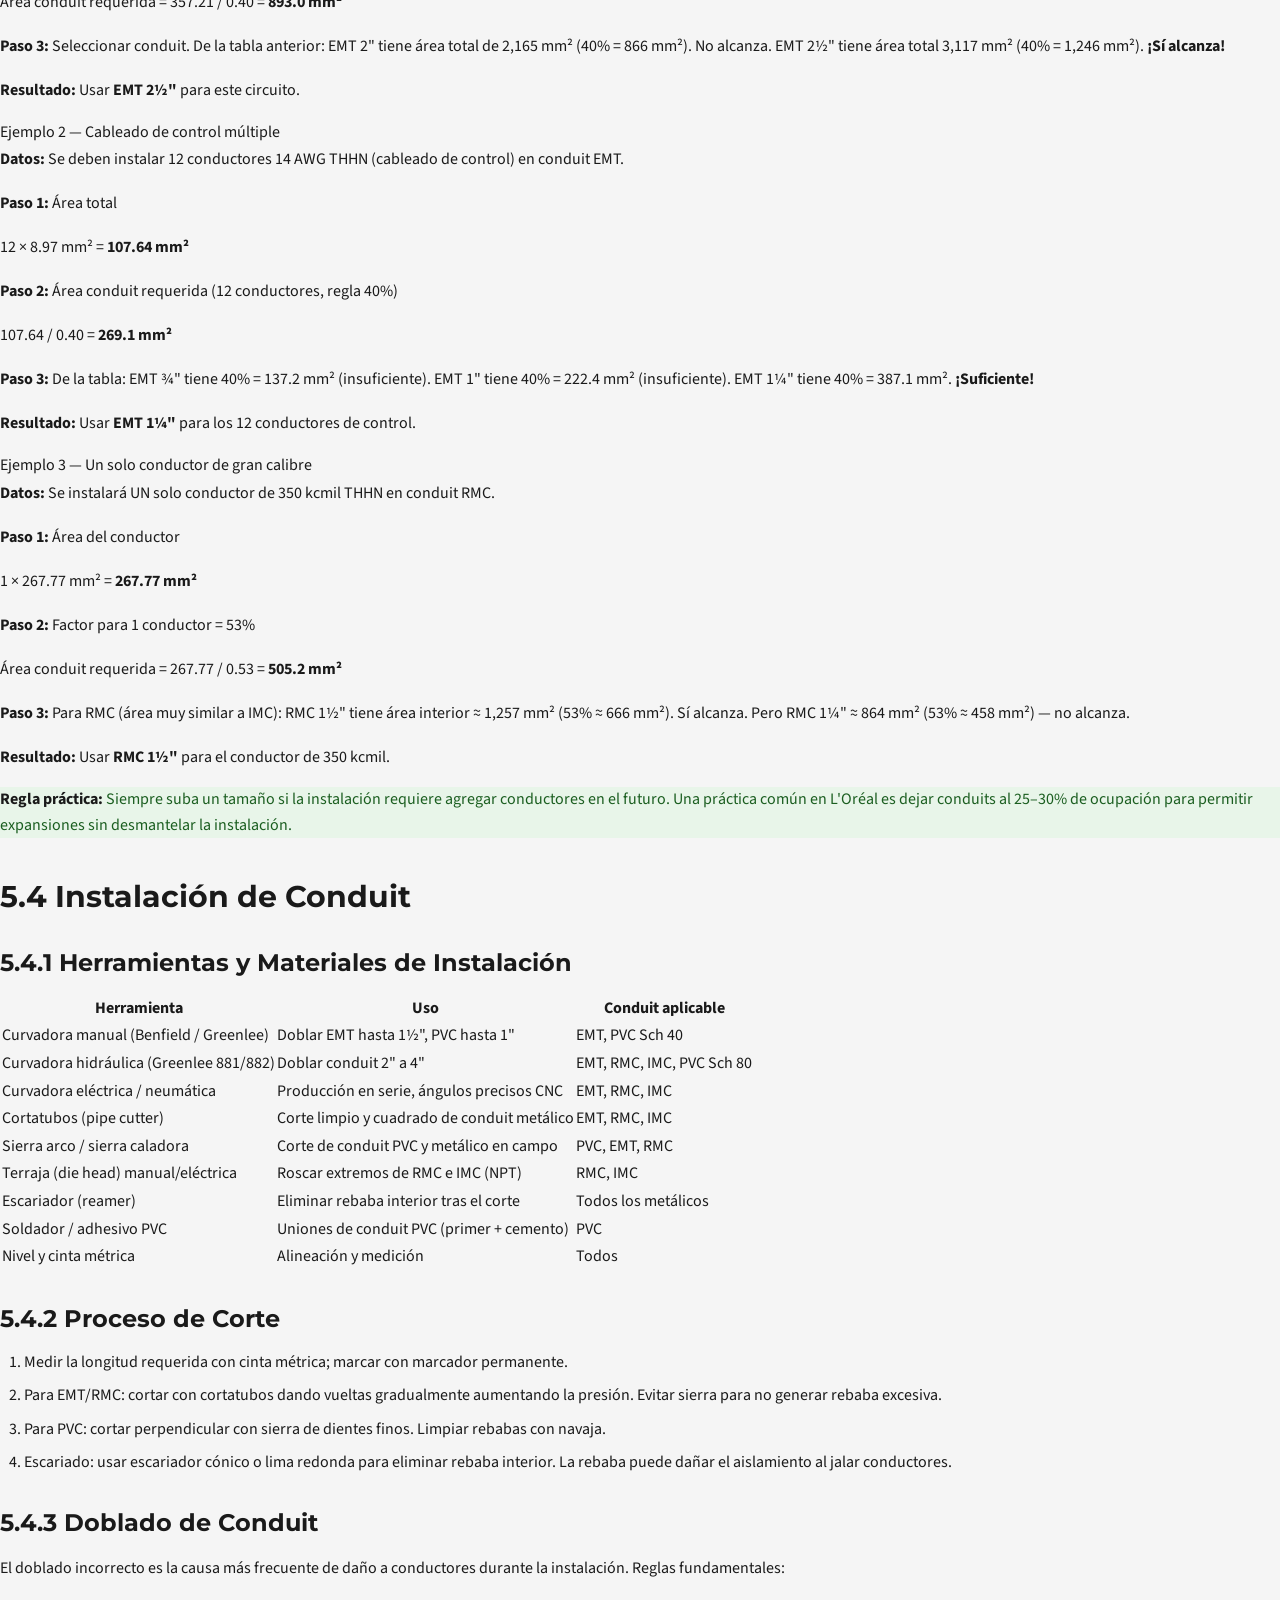
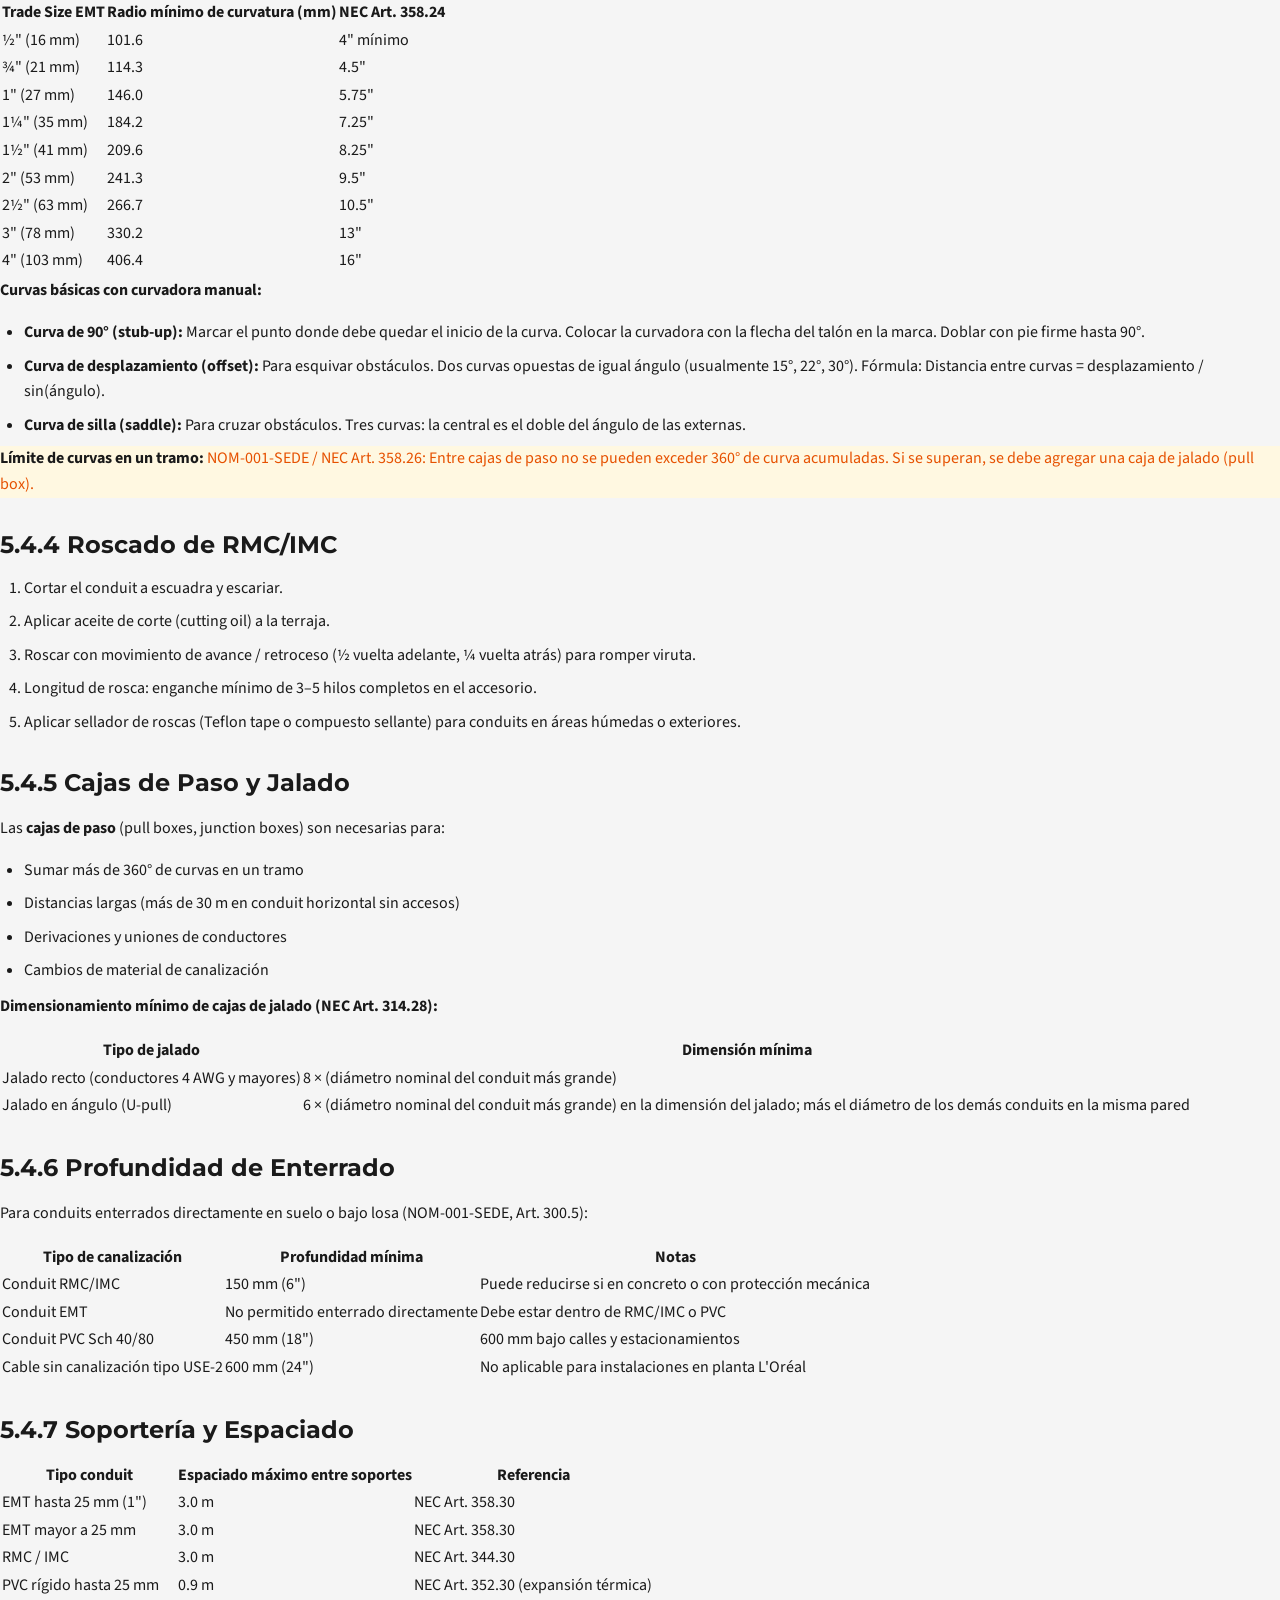
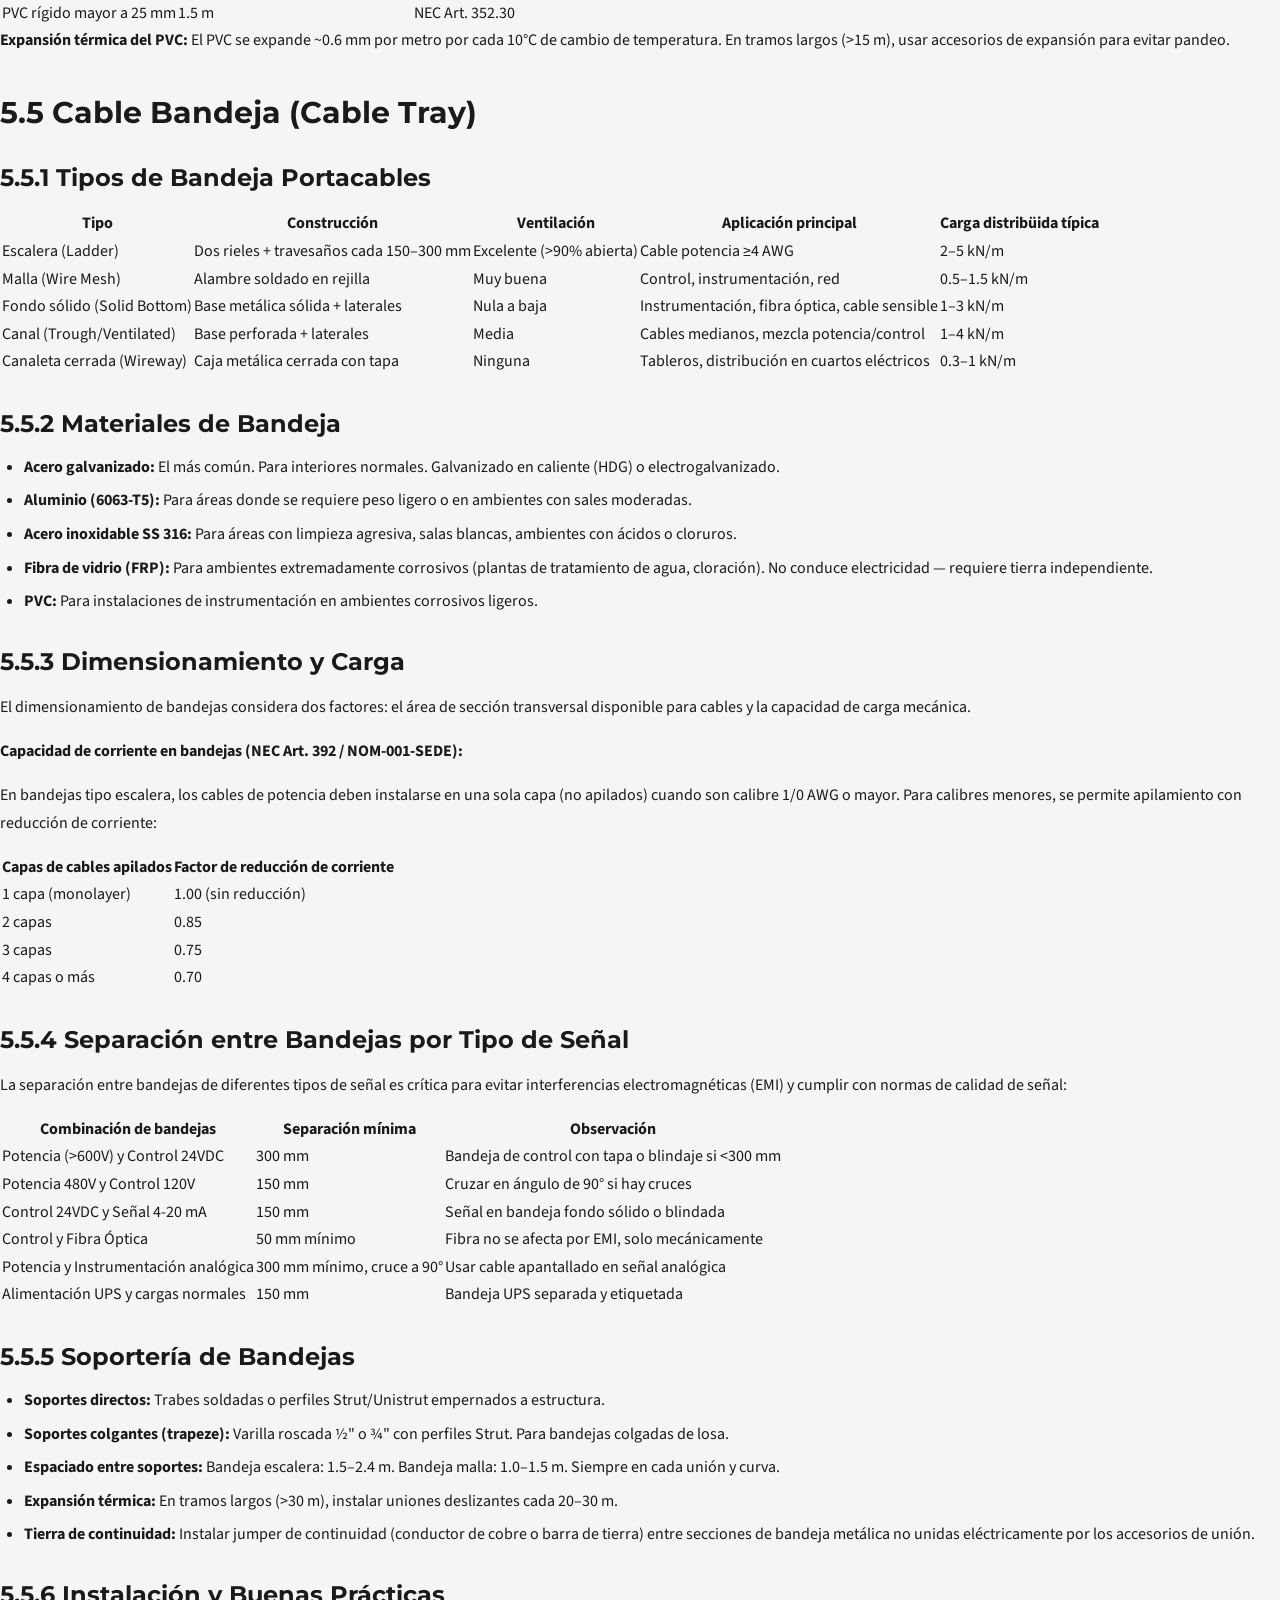
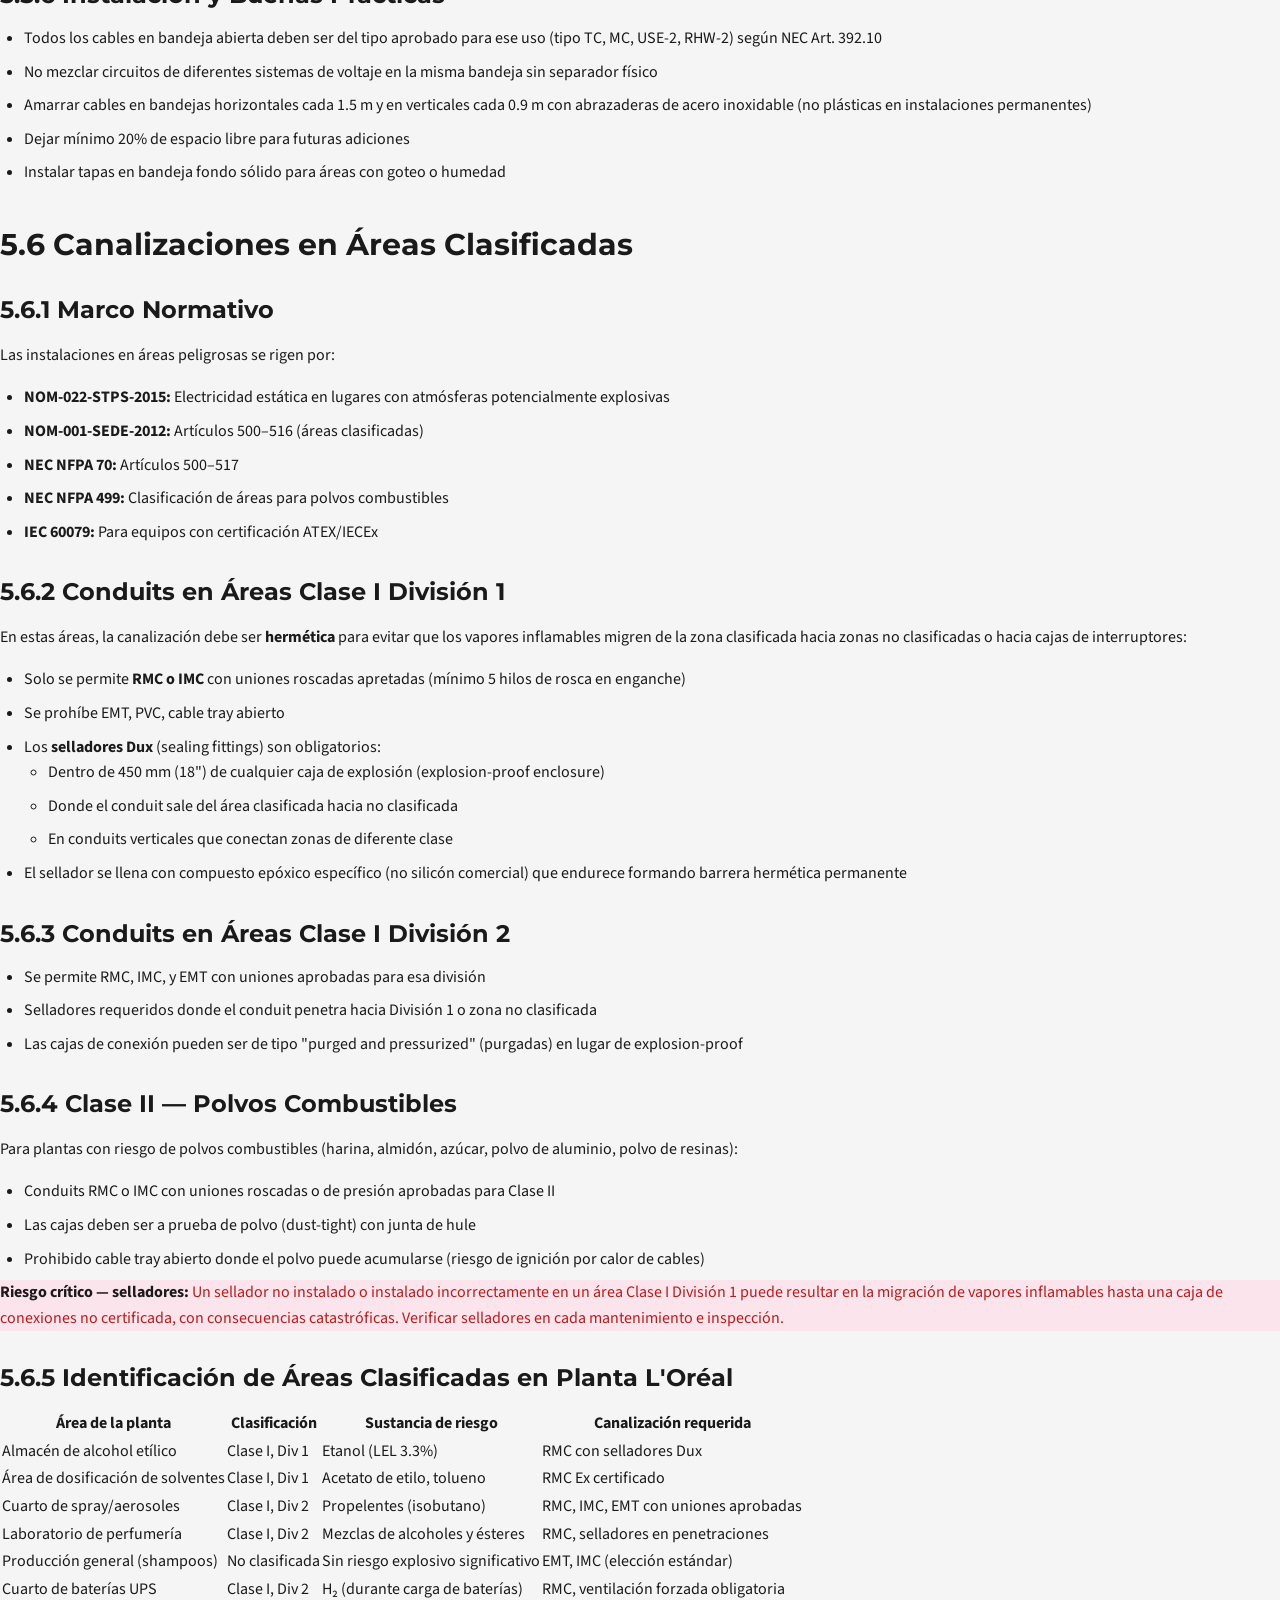
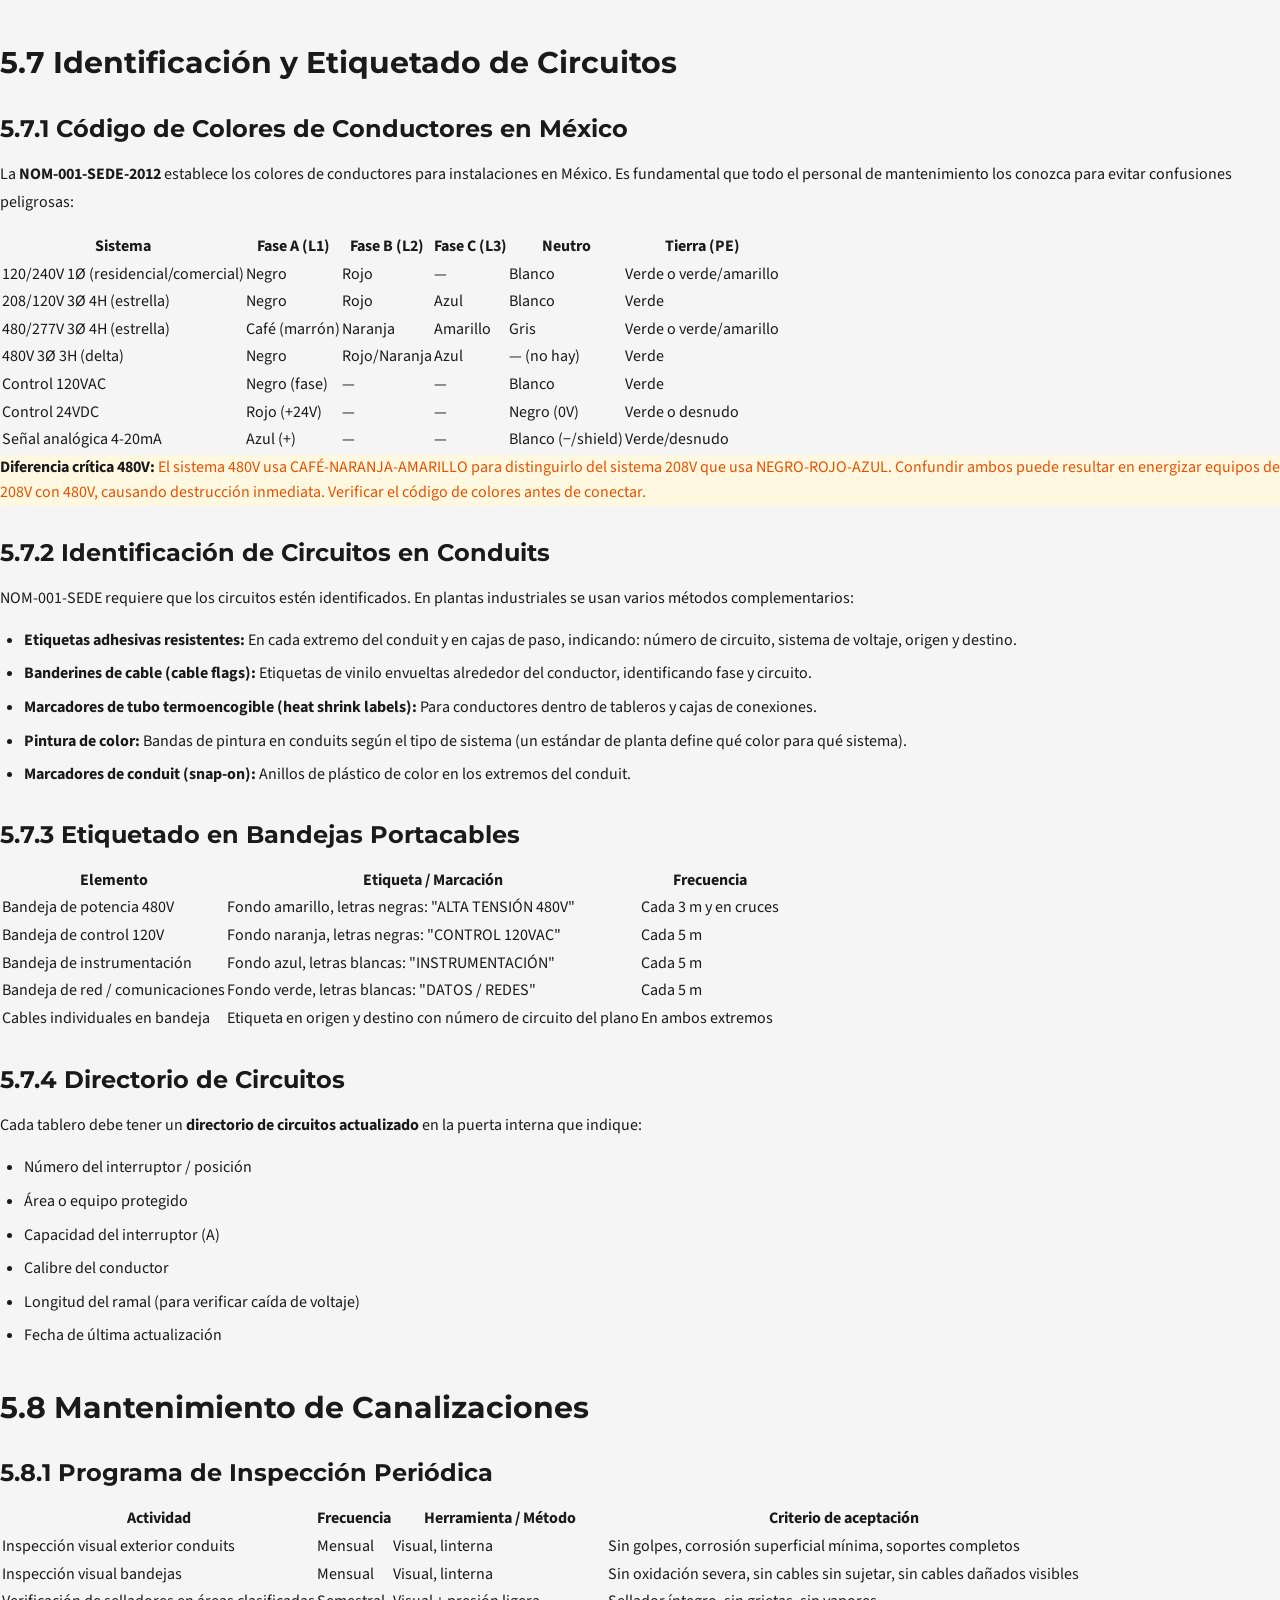
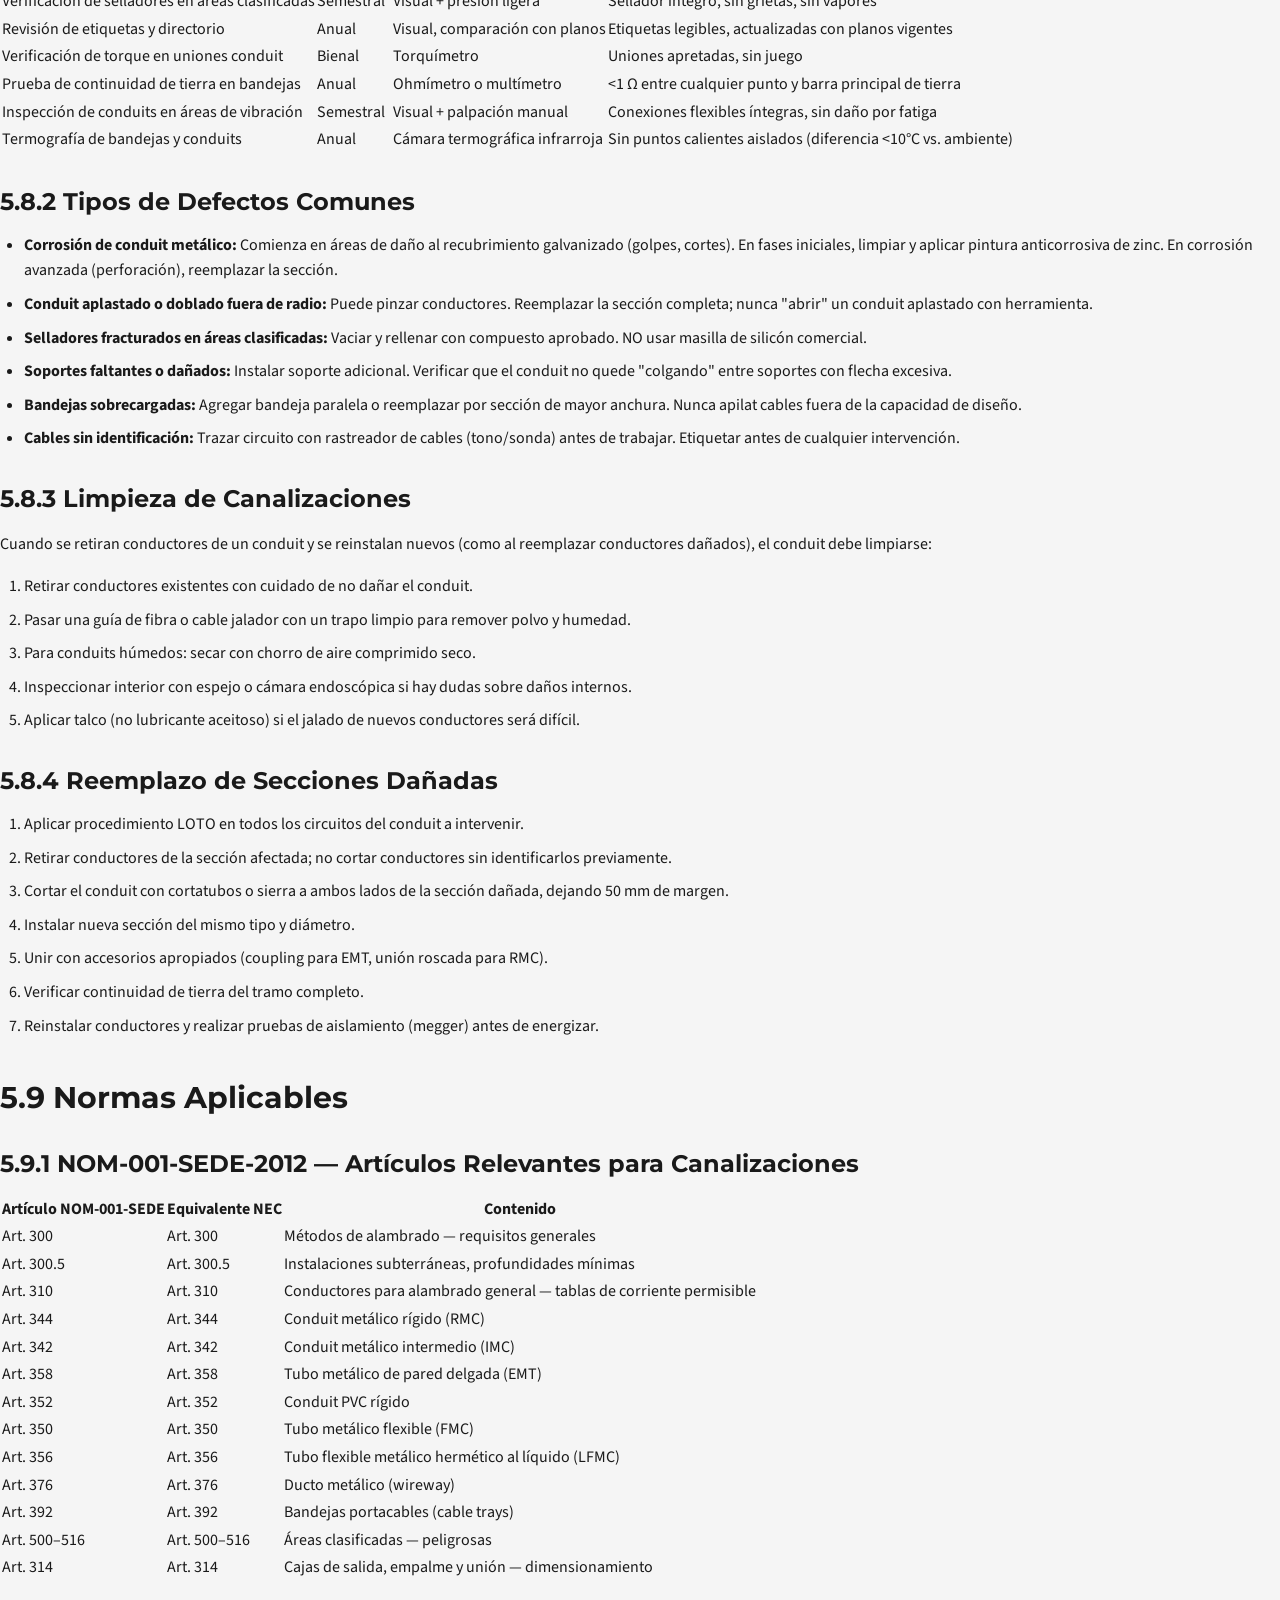
<file: manual_loreal/modulos/05_canalizaciones.html>
<!DOCTYPE html>
<html lang="es">
<head>
  <meta charset="UTF-8" />
  <meta name="viewport" content="width=device-width, initial-scale=1.0"/>
  <title>Módulo 5 — Canalizaciones Eléctricas | Manual Técnico L'Oréal</title>
  <link rel="stylesheet" href="../css/style.css"/>
</head>
<body>

<!-- HEADER -->
<header class="main-header">
  <div class="header-inner">
    <img src="../img/image.png" alt="L'Oréal Logo" class="header-logo"/>
    <div class="header-text">
      <span class="header-brand">L'Oréal Plant Maintenance</span>
      <h1 class="header-title">Módulo 5 — Canalizaciones Eléctricas</h1>
    </div>
    <div class="progress-box">
      <span class="progress-label">Progreso del curso</span>
      <div class="progress-bar-outer"><div class="progress-bar-inner" style="width:41.6%"></div></div>
      <span class="progress-pct">5 / 12 módulos</span>
    </div>
  </div>
</header>

<div class="layout-wrapper">

<!-- SIDEBAR -->
<nav class="sidebar">
  <div class="sidebar-header">Contenido del Curso</div>
  <ul class="sidebar-nav">
    <li><a href="01_seguridad.html">01 — Seguridad Eléctrica</a></li>
    <li><a href="02_fundamentos.html">02 — Fundamentos Eléctricos</a></li>
    <li><a href="03_motores.html">03 — Motores Eléctricos</a></li>
    <li><a href="04_variadores.html">04 — Variadores de Frecuencia</a></li>
    <li class="active"><a href="05_canalizaciones.html">05 — Canalizaciones Eléctricas</a></li>
    <li><a href="06_sistema_tierra.html">06 — Sistema de Tierra Física</a></li>
    <li><a href="07_tableros_interruptores.html">07 — Tableros e Interruptores</a></li>
    <li><a href="08_codigo_cableado.html">08 — Código de Cableado</a></li>
    <li><a href="09_instrumentacion.html">09 — Instrumentación</a></li>
    <li><a href="10_plcs.html">10 — PLCs y Automatización</a></li>
    <li><a href="11_termografia.html">11 — Termografía</a></li>
    <li><a href="12_mantenimiento.html">12 — Mantenimiento Preventivo</a></li>
    <li class="sidebar-sep"><a href="../juegos/index.html">🎮 Juegos de Práctica</a></li>
  </ul>
</nav>

<!-- MAIN CONTENT -->
<main class="main-content">

  <!-- INTRO CARD -->
  <div class="module-intro-card">
    <div class="module-intro-icon">🔧</div>
    <div class="module-intro-text">
      <h2>Canalizaciones Eléctricas</h2>
      <p>Las canalizaciones eléctricas son el esqueleto de toda instalación industrial. Protegen los conductores, facilitan el mantenimiento y garantizan la conformidad con normas de seguridad. Este módulo cubre los tipos, dimensionamiento, instalación y mantenimiento de los sistemas de canalización utilizados en la planta L'Oréal, con base en <strong>NOM-001-SEDE-2012</strong> y el <strong>NEC (NFPA 70)</strong>.</p>
    </div>
  </div>

  <!-- ===================== SECCIÓN 5.1 ===================== -->
  <section class="content-section" id="s5-1">
    <h2 class="section-title"><span class="section-num">5.1</span> Tipos de Canalización Eléctrica</h2>

    <p>Una <strong>canalización eléctrica</strong> (raceway) es cualquier canal diseñado expresamente para alojar y proteger conductores eléctricos. La selección del tipo correcto es crítica: influye en la seguridad, la facilidad de mantenimiento, el costo y la vida útil de la instalación.</p>

    <h3>5.1.1 Conduit Rígido Metálico (RMC — Rigid Metal Conduit)</h3>
    <p>El <strong>RMC</strong> es el conduit de pared más gruesa disponible. Fabricado de acero galvanizado en caliente (HDG), aluminio o acero inoxidable. Sus características:</p>
    <ul>
      <li>Pared nominal: 2.0 – 3.0 mm según diámetro</li>
      <li>Rosca en extremos conforme a NPT (National Pipe Thread)</li>
      <li>Resistente a impacto mecánico severo</li>
      <li>Puede enterrarse directamente sin protección adicional</li>
      <li>Sirve como conductor de tierra (equipotencialización) cuando la continuidad del tramo está asegurada</li>
      <li>Diámetros nominales: ½", ¾", 1", 1¼", 1½", 2", 2½", 3", 3½", 4", 5", 6"</li>
    </ul>
    <div class="info-box warning">
      <strong>Nota técnica RMC:</strong> En instalaciones con vibraciones intensas (bombas, compresores), use uniones flexibles en los puntos de conexión al equipo. Las uniones rígidas pueden fracturarse por fatiga.
    </div>

    <h3>5.1.2 Conduit Metálico Intermedio (IMC — Intermediate Metal Conduit)</h3>
    <p>El <strong>IMC</strong> es una solución intermedia entre RMC y EMT. Pared ligeramente más delgada que RMC (~1.5 mm), pero más gruesa que EMT. Características:</p>
    <ul>
      <li>Menor peso que RMC (aprox. 30% más ligero)</li>
      <li>Rosca NPT — acepta las mismas uniones que RMC</li>
      <li>Puede enterrarse directamente</li>
      <li>Aceptado por NOM-001-SEDE como sustituto de RMC en la mayoría de aplicaciones</li>
      <li>No recomendado en ambientes con exposición química intensa</li>
    </ul>

    <h3>5.1.3 Conduit de Pared Delgada — EMT (Electrical Metallic Tubing)</h3>
    <p>El <strong>EMT</strong> es el conduit metálico más utilizado en interiores industriales. No se rosca; usa uniones de compresión o tornillo. Características:</p>
    <ul>
      <li>Pared: ~0.9 mm (½" – 2") hasta ~1.4 mm (3" – 4")</li>
      <li>No puede enterrarse directamente (protección contra corrosión insuficiente)</li>
      <li>Muy fácil de doblar con curvadoras de pie y eléctricas</li>
      <li>Instalación rápida: uniones sin rosca ahorra tiempo de montaje</li>
      <li>Adecuado para instalaciones en muros, plafones, talleres (no a la intemperie sin protección)</li>
      <li>Diámetros: ½", ¾", 1", 1¼", 1½", 2", 2½", 3", 4"</li>
    </ul>
    <div class="info-box danger">
      <strong>Restricción EMT:</strong> El EMT NO debe usarse en ambientes corrosivos, áreas clasificadas Clase I División 1, ni enterrado en concreto sin recubrimiento adicional. Ver NOM-001-SEDE Tabla 300.5.
    </div>

    <h3>5.1.4 Conduit PVC Rígido (PVC Schedule 40 y Schedule 80)</h3>
    <p>El <strong>PVC rígido</strong> es el conduit preferido para instalaciones en ambientes húmedos, corrosivos y enterradas. Sus propiedades:</p>

    <table class="data-table">
      <thead>
        <tr><th>Propiedad</th><th>PVC Sch 40</th><th>PVC Sch 80</th></tr>
      </thead>
      <tbody>
        <tr><td>Pared (½")</td><td>2.97 mm</td><td>4.78 mm</td></tr>
        <tr><td>Pared (2")</td><td>5.54 mm</td><td>7.62 mm</td></tr>
        <tr><td>Resistencia impacto</td><td>Media</td><td>Alta</td></tr>
        <tr><td>Temperatura máx.</td><td>75°C</td><td>75°C</td></tr>
        <tr><td>Temperatura mín. inst.</td><td>−20°C</td><td>−20°C</td></tr>
        <tr><td>Resistencia química</td><td>Alta (ácidos diluidos, bases)</td><td>Alta</td></tr>
        <tr><td>Resistencia UV</td><td>Baja (degradación a la intemperie)</td><td>Baja</td></tr>
        <tr><td>Enterrado directo</td><td>Sí</td><td>Sí</td></tr>
        <tr><td>Conductor de tierra propio</td><td>NO — requiere conductor separado</td><td>NO</td></tr>
      </tbody>
    </table>

    <div class="info-box info">
      <strong>PVC y tierra:</strong> El PVC no conduce electricidad, por lo que SIEMPRE se debe incluir un conductor de tierra verde calibre adecuado dentro del conduit.
    </div>

    <h3>5.1.5 Cable Bandeja (Cable Tray)</h3>
    <p>La <strong>bandeja portacables</strong> (cable tray) es un sistema abierto de soporte diseñado para grandes cantidades de cables. Es el sistema preferido para recorridos largos horizontales en plantas industriales como L'Oréal.</p>
    <ul>
      <li><strong>Tipo escalera (Ladder):</strong> Dos rieles longitudinales conectados por peldaños transversales. Excelente ventilación. Ideal para cables de potencia de gran calibre.</li>
      <li><strong>Tipo malla (Wire Mesh / Cablofil):</strong> Fabricada de alambre galvanizado soldado. Flexible en curvas y derivaciones. Ideal para cableado de control e instrumentación.</li>
      <li><strong>Fondo sólido (Solid Bottom):</strong> Caja completamente cerrada en la parte inferior. Protege cables sensibles de derrames. Usado para instrumentación y fibra óptica.</li>
      <li><strong>Tipo canal (Trough):</strong> Similar a fondo sólido pero con laterales más bajos. Para mezcla de cables medianos.</li>
    </ul>

    <h3>5.1.6 Ducto Metálico (Wireway / Metallic Wireway)</h3>
    <p>El <strong>ducto metálico</strong> (wireway) es un canal cerrado con tapa abatible o removible, que permite acceso continuo a los conductores en toda su longitud. Se usa principalmente en tableros, dentro de cuartos eléctricos y recorridos cortos donde se requiere acceso frecuente.</p>
    <ul>
      <li>Secciones estándar: 50×50 mm, 100×100 mm, 150×150 mm, 200×200 mm</li>
      <li>Longitud estándar por sección: 900 mm, 1500 mm, 3000 mm</li>
      <li>Factor de ocupación máximo: 20% del área de la sección transversal</li>
      <li>Puede montarse horizontal o vertical</li>
    </ul>

    <h3>5.1.7 Tubo Corrugado Flexible</h3>
    <p>El <strong>tubo corrugado flexible</strong> (flexible conduit, "espagueti") se utiliza para conexiones finales a equipos con vibración (motores, compresores), en zonas de difícil acceso y para recorridos cortos que requieren movimiento. Tipos:</p>
    <ul>
      <li><strong>Liquidtight Flexible Metal Conduit (LFMC):</strong> Núcleo metálico espiral con cubierta de PVC. Para uso exterior y mojado.</li>
      <li><strong>Flexible Metal Conduit (FMC / "Greenfield"):</strong> Solo metálico, sin cubierta PVC. Para uso en seco, interiores.</li>
      <li><strong>Tubo corrugado plástico:</strong> PVC o nylon. Para cableado de control, tableros, sin exposición mecánica severa.</li>
      <li>Longitud máxima recomendada: 1.8 m (6 ft) para no comprometer la continuidad de tierra (NOM-001 Art. 350.30)</li>
    </ul>
  </section>

  <!-- ===================== SECCIÓN 5.2 ===================== -->
  <section class="content-section" id="s5-2">
    <h2 class="section-title"><span class="section-num">5.2</span> Materiales y Selección por Ambiente</h2>

    <p>El ambiente donde se instala la canalización determina el material. Un error de selección puede causar corrosión acelerada, falla estructural o riesgo de incendio/explosión.</p>

    <h3>5.2.1 Acero Galvanizado en Caliente (HDG)</h3>
    <ul>
      <li><strong>Composición:</strong> Acero A53 con recubrimiento de zinc (≥45 µm interior y exterior)</li>
      <li><strong>Uso:</strong> Ambientes normales, interiores y exteriores no corrosivos</li>
      <li><strong>Vida útil esperada:</strong> 25–40 años en ambientes normales</li>
      <li><strong>Limitaciones:</strong> Se corroe en presencia de cloro, amoniaco, ácidos fuertes, ambientes marinos</li>
      <li><strong>En L'Oréal:</strong> Áreas de producción general, talleres, pasillos técnicos</li>
    </ul>

    <h3>5.2.2 Aluminio</h3>
    <ul>
      <li><strong>Ventajas:</strong> 1/3 del peso del acero, no magnético, resistente a corrosión general</li>
      <li><strong>Desventajas:</strong> Prohibido en presencia de concreto (reacción alcalina), cloruro de sodio, mercurio</li>
      <li><strong>Uso en planta:</strong> Áreas donde el peso es crítico (losas débiles), cuartos limpios</li>
      <li><strong>Nota:</strong> No usar tornillos de acero sin pasivado en conduit de aluminio — corrosión galvánica</li>
    </ul>

    <h3>5.2.3 PVC Rígido</h3>
    <ul>
      <li><strong>Ventajas:</strong> Excelente resistencia química, no conduce electricidad (sin corrosión galvánica), económico</li>
      <li><strong>Uso:</strong> Áreas húmedas (cuartos de calderas, plantas de tratamiento agua), enterrado, áreas con ácidos o bases diluidas</li>
      <li><strong>Limitaciones:</strong> Se vuelve frágil bajo −20°C, se ablanda sobre 75°C, no resistente a impacto mecánico severo, NO apto para áreas clasificadas (puede acumular carga estática)</li>
    </ul>

    <h3>5.2.4 Acero Inoxidable (SS 304 y SS 316)</h3>
    <ul>
      <li><strong>SS 304:</strong> Resistencia general a corrosión, ácidos orgánicos, soluciones alcalinas. Para industria alimentaria y farmacéutica.</li>
      <li><strong>SS 316:</strong> Adición de molibdeno. Mayor resistencia a cloruros y ácidos. Para áreas de limpieza CIP/SIP con detergentes agresivos.</li>
      <li><strong>Uso en L'Oréal:</strong> Zonas de mezclado, salas blancas, áreas de llenado donde hay limpieza química frecuente</li>
      <li><strong>Costo:</strong> 8–12 veces más caro que acero galvanizado. Justificado solo cuando ambiente lo exige.</li>
    </ul>

    <h3>5.2.5 Tabla de Selección por Ambiente</h3>
    <table class="data-table">
      <thead>
        <tr>
          <th>Ambiente</th>
          <th>Descripción</th>
          <th>Material Recomendado</th>
          <th>Material NO Recomendado</th>
        </tr>
      </thead>
      <tbody>
        <tr><td>Normal interior seco</td><td>Talleres, oficinas, cuartos eléctricos</td><td>EMT, IMC, RMC galvanizado</td><td>—</td></tr>
        <tr><td>Exterior no corrosivo</td><td>Fachadas, estacionamientos techados</td><td>RMC, IMC galvanizado; PVC Sch 80</td><td>EMT sin protección</td></tr>
        <tr><td>Húmedo</td><td>Cuartos de calderas, lavado, plantas agua</td><td>PVC Sch 40/80, SS 316, RMC con recubrimiento</td><td>EMT, aluminio en sales</td></tr>
        <tr><td>Corrosivo ligero</td><td>Cuartos de baterías, CO₂, amoniaco diluido</td><td>PVC, SS 316</td><td>Acero galvanizado, aluminio</td></tr>
        <tr><td>Corrosivo severo</td><td>Ácidos concentrados, cloro</td><td>PVC Sch 80, CPVC, SS 316L</td><td>Todos los metálicos sin recubrimiento especial</td></tr>
        <tr><td>Explosivo Zona 1 (Cl I Div 1)</td><td>Áreas con vapores inflamables continuos</td><td>RMC, IMC (con selladores Dux)</td><td>EMT, PVC, cable tray abierto</td></tr>
        <tr><td>Explosivo Zona 2 (Cl I Div 2)</td><td>Vapores inflamables ocasionales</td><td>RMC, IMC, EMT (con uniones apropiadas)</td><td>PVC en zonas con riesgo mecánico</td></tr>
        <tr><td>Enterrado en suelo normal</td><td>A menos de 600 mm profundidad</td><td>PVC Sch 40, RMC, IMC</td><td>EMT, FMC</td></tr>
        <tr><td>Enterrado en concreto</td><td>Embutido en losa/pared</td><td>PVC, RMC</td><td>EMT (corrosión), aluminio</td></tr>
        <tr><td>Cuarto limpio / farmacéutico</td><td>Áreas GMP, ISO clase 6–8</td><td>SS 316, PVC blanco liso</td><td>Superficies rugosas que retienen bacterias</td></tr>
      </tbody>
    </table>

    <h3>5.2.6 Zonas ATEX y NOM-022</h3>
    <p>La <strong>NOM-022-STPS-2015</strong> (Electricidad estática en lugares con atmósferas explosivas) y la clasificación ATEX dividen las áreas peligrosas según la probabilidad de presencia de gas/vapor inflamable:</p>

    <table class="data-table">
      <thead>
        <tr><th>Clasificación NEC/NOM</th><th>Clasificación ATEX</th><th>Descripción</th></tr>
      </thead>
      <tbody>
        <tr><td>Clase I, División 1</td><td>Zona 0 / Zona 1</td><td>Mezcla inflamable presente continuamente o durante operación normal</td></tr>
        <tr><td>Clase I, División 2</td><td>Zona 2</td><td>Mezcla inflamable presente solo en condiciones anormales</td></tr>
        <tr><td>Clase II, División 1</td><td>Zona 20 / Zona 21</td><td>Polvo combustible presente continuamente o en operación normal</td></tr>
        <tr><td>Clase II, División 2</td><td>Zona 22</td><td>Polvo combustible presente solo anormalmente</td></tr>
        <tr><td>Clase III</td><td>—</td><td>Fibras o partículas volantes inflamables</td></tr>
      </tbody>
    </table>

    <div class="info-box warning">
      <strong>En planta L'Oréal:</strong> Las áreas de almacenamiento de alcohol etílico (≥70%), cuartos de solventes y zonas de spray de aerosoles se clasifican como Clase I División 1 o División 2. Todo equipo y canalización en esas zonas debe tener certificación <strong>Ex (ATEX/IECEx)</strong> y documentarse en el plano de clasificación de áreas.
    </div>
  </section>

  <!-- ===================== SECCIÓN 5.3 ===================== -->
  <section class="content-section" id="s5-3">
    <h2 class="section-title"><span class="section-num">5.3</span> Dimensionamiento de Conduit</h2>

    <p>El dimensionamiento correcto del conduit garantiza que los conductores no se dañen durante la instalación (jalado) y que se cumplan los requisitos de disipación de calor. La norma base es <strong>NOM-001-SEDE-2012, Artículo 358 (y equivalentes) y Tablas de áreas</strong>, así como el <strong>NEC Capítulo 9, Tablas 1, 4 y 5</strong>.</p>

    <h3>5.3.1 Factor de Ocupación (Fill Factor)</h3>
    <p>El <strong>factor de ocupación</strong> establece el porcentaje máximo del área interior del conduit que pueden ocupar los conductores:</p>

    <table class="data-table">
      <thead>
        <tr><th>Número de conductores</th><th>Factor de ocupación máx.</th><th>Referencia</th></tr>
      </thead>
      <tbody>
        <tr><td>1 conductor</td><td>53%</td><td>NEC Tabla 1, Capítulo 9</td></tr>
        <tr><td>2 conductores</td><td>31%</td><td>NEC Tabla 1, Capítulo 9</td></tr>
        <tr><td>3 o más conductores</td><td>40%</td><td>NEC Tabla 1, Capítulo 9</td></tr>
      </tbody>
    </table>

    <div class="info-box info">
      <strong>¿Por qué 40% para 3+ conductores?</strong> El 60% restante permite que los conductores se deslicen durante el jalado sin dañar el aislamiento, y deja espacio para la disipación de calor por convección. Superar el 40% eleva la temperatura de operación y puede requerir derating de la corriente permisible.
    </div>

    <h3>5.3.2 Tablas de Área — EMT</h3>
    <p>Área interior total del conduit EMT por tamaño nominal (NEC Tabla 4, Apéndice C):</p>
    <table class="data-table">
      <thead>
        <tr><th>Trade Size (pulg)</th><th>Diámetro interior (mm)</th><th>Área total (mm²)</th><th>40% área (mm²)</th><th>31% área (mm²)</th><th>53% área (mm²)</th></tr>
      </thead>
      <tbody>
        <tr><td>½"</td><td>15.8</td><td>196</td><td>78.4</td><td>60.8</td><td>103.9</td></tr>
        <tr><td>¾"</td><td>20.9</td><td>343</td><td>137.2</td><td>106.3</td><td>181.8</td></tr>
        <tr><td>1"</td><td>26.6</td><td>556</td><td>222.4</td><td>172.4</td><td>294.7</td></tr>
        <tr><td>1¼"</td><td>35.1</td><td>968</td><td>387.1</td><td>300.1</td><td>513.0</td></tr>
        <tr><td>1½"</td><td>40.9</td><td>1314</td><td>525.6</td><td>407.3</td><td>696.4</td></tr>
        <tr><td>2"</td><td>52.5</td><td>2165</td><td>866.0</td><td>671.2</td><td>1147.5</td></tr>
        <tr><td>2½"</td><td>63.0</td><td>3117</td><td>1246.8</td><td>966.3</td><td>1652.0</td></tr>
        <tr><td>3"</td><td>78.0</td><td>4778</td><td>1911.2</td><td>1481.2</td><td>2532.3</td></tr>
        <tr><td>4"</td><td>102.3</td><td>8219</td><td>3287.6</td><td>2547.9</td><td>4356.1</td></tr>
      </tbody>
    </table>

    <h3>5.3.3 Área de Conductores THHN (mm²)</h3>
    <p>Área de la sección transversal total del conductor incluyendo aislamiento THHN (NEC Tabla 5):</p>
    <table class="data-table">
      <thead>
        <tr><th>Calibre AWG/kcmil</th><th>Conductor (mm²)</th><th>Con aislamiento THHN (mm²)</th></tr>
      </thead>
      <tbody>
        <tr><td>14 AWG</td><td>2.08</td><td>8.97</td></tr>
        <tr><td>12 AWG</td><td>3.31</td><td>11.68</td></tr>
        <tr><td>10 AWG</td><td>5.26</td><td>15.68</td></tr>
        <tr><td>8 AWG</td><td>8.37</td><td>21.48</td></tr>
        <tr><td>6 AWG</td><td>13.30</td><td>29.16</td></tr>
        <tr><td>4 AWG</td><td>21.15</td><td>41.16</td></tr>
        <tr><td>2 AWG</td><td>33.62</td><td>58.06</td></tr>
        <tr><td>1 AWG</td><td>42.41</td><td>73.94</td></tr>
        <tr><td>1/0 AWG</td><td>53.49</td><td>89.03</td></tr>
        <tr><td>2/0 AWG</td><td>67.43</td><td>109.35</td></tr>
        <tr><td>3/0 AWG</td><td>85.01</td><td>133.77</td></tr>
        <tr><td>4/0 AWG</td><td>107.2</td><td>165.16</td></tr>
        <tr><td>250 kcmil</td><td>126.7</td><td>194.75</td></tr>
        <tr><td>300 kcmil</td><td>152.0</td><td>232.26</td></tr>
        <tr><td>350 kcmil</td><td>177.4</td><td>267.77</td></tr>
        <tr><td>500 kcmil</td><td>253.4</td><td>370.97</td></tr>
      </tbody>
    </table>

    <h3>5.3.4 Ejemplos Resueltos de Dimensionamiento</h3>

    <div class="example-box">
      <div class="example-header">Ejemplo 1 — Circuito trifásico simple</div>
      <p><strong>Datos:</strong> Se requiere instalar un circuito trifásico 480V con 3 conductores 2/0 AWG THHN + 1 conductor de tierra 6 AWG THHN en conduit EMT.</p>
      <p><strong>Paso 1:</strong> Área total de conductores</p>
      <p>3 × (2/0 AWG) = 3 × 109.35 = 328.05 mm²</p>
      <p>1 × (6 AWG tierra) = 29.16 mm²</p>
      <p>Total = 328.05 + 29.16 = <strong>357.21 mm²</strong></p>
      <p><strong>Paso 2:</strong> Dividir entre factor de ocupación (4 conductores = regla 3+, 40%)</p>
      <p>Área conduit requerida = 357.21 / 0.40 = <strong>893.0 mm²</strong></p>
      <p><strong>Paso 3:</strong> Seleccionar conduit. De la tabla anterior: EMT 2" tiene área total de 2,165 mm² (40% = 866 mm²). No alcanza. EMT 2½" tiene área total 3,117 mm² (40% = 1,246 mm²). <strong>¡Sí alcanza!</strong></p>
      <p><strong>Resultado:</strong> Usar <strong>EMT 2½"</strong> para este circuito.</p>
    </div>

    <div class="example-box">
      <div class="example-header">Ejemplo 2 — Cableado de control múltiple</div>
      <p><strong>Datos:</strong> Se deben instalar 12 conductores 14 AWG THHN (cableado de control) en conduit EMT.</p>
      <p><strong>Paso 1:</strong> Área total</p>
      <p>12 × 8.97 mm² = <strong>107.64 mm²</strong></p>
      <p><strong>Paso 2:</strong> Área conduit requerida (12 conductores, regla 40%)</p>
      <p>107.64 / 0.40 = <strong>269.1 mm²</strong></p>
      <p><strong>Paso 3:</strong> De la tabla: EMT ¾" tiene 40% = 137.2 mm² (insuficiente). EMT 1" tiene 40% = 222.4 mm² (insuficiente). EMT 1¼" tiene 40% = 387.1 mm². <strong>¡Suficiente!</strong></p>
      <p><strong>Resultado:</strong> Usar <strong>EMT 1¼"</strong> para los 12 conductores de control.</p>
    </div>

    <div class="example-box">
      <div class="example-header">Ejemplo 3 — Un solo conductor de gran calibre</div>
      <p><strong>Datos:</strong> Se instalará UN solo conductor de 350 kcmil THHN en conduit RMC.</p>
      <p><strong>Paso 1:</strong> Área del conductor</p>
      <p>1 × 267.77 mm² = <strong>267.77 mm²</strong></p>
      <p><strong>Paso 2:</strong> Factor para 1 conductor = 53%</p>
      <p>Área conduit requerida = 267.77 / 0.53 = <strong>505.2 mm²</strong></p>
      <p><strong>Paso 3:</strong> Para RMC (área muy similar a IMC): RMC 1½" tiene área interior ≈ 1,257 mm² (53% ≈ 666 mm²). Sí alcanza. Pero RMC 1¼" ≈ 864 mm² (53% ≈ 458 mm²) — no alcanza.</p>
      <p><strong>Resultado:</strong> Usar <strong>RMC 1½"</strong> para el conductor de 350 kcmil.</p>
    </div>

    <div class="info-box tip">
      <strong>Regla práctica:</strong> Siempre suba un tamaño si la instalación requiere agregar conductores en el futuro. Una práctica común en L'Oréal es dejar conduits al 25–30% de ocupación para permitir expansiones sin desmantelar la instalación.
    </div>
  </section>

  <!-- ===================== SECCIÓN 5.4 ===================== -->
  <section class="content-section" id="s5-4">
    <h2 class="section-title"><span class="section-num">5.4</span> Instalación de Conduit</h2>

    <h3>5.4.1 Herramientas y Materiales de Instalación</h3>
    <table class="data-table">
      <thead>
        <tr><th>Herramienta</th><th>Uso</th><th>Conduit aplicable</th></tr>
      </thead>
      <tbody>
        <tr><td>Curvadora manual (Benfield / Greenlee)</td><td>Doblar EMT hasta 1½", PVC hasta 1"</td><td>EMT, PVC Sch 40</td></tr>
        <tr><td>Curvadora hidráulica (Greenlee 881/882)</td><td>Doblar conduit 2" a 4"</td><td>EMT, RMC, IMC, PVC Sch 80</td></tr>
        <tr><td>Curvadora eléctrica / neumática</td><td>Producción en serie, ángulos precisos CNC</td><td>EMT, RMC, IMC</td></tr>
        <tr><td>Cortatubos (pipe cutter)</td><td>Corte limpio y cuadrado de conduit metálico</td><td>EMT, RMC, IMC</td></tr>
        <tr><td>Sierra arco / sierra caladora</td><td>Corte de conduit PVC y metálico en campo</td><td>PVC, EMT, RMC</td></tr>
        <tr><td>Terraja (die head) manual/eléctrica</td><td>Roscar extremos de RMC e IMC (NPT)</td><td>RMC, IMC</td></tr>
        <tr><td>Escariador (reamer)</td><td>Eliminar rebaba interior tras el corte</td><td>Todos los metálicos</td></tr>
        <tr><td>Soldador / adhesivo PVC</td><td>Uniones de conduit PVC (primer + cemento)</td><td>PVC</td></tr>
        <tr><td>Nivel y cinta métrica</td><td>Alineación y medición</td><td>Todos</td></tr>
      </tbody>
    </table>

    <h3>5.4.2 Proceso de Corte</h3>
    <ol>
      <li>Medir la longitud requerida con cinta métrica; marcar con marcador permanente.</li>
      <li>Para EMT/RMC: cortar con cortatubos dando vueltas gradualmente aumentando la presión. Evitar sierra para no generar rebaba excesiva.</li>
      <li>Para PVC: cortar perpendicular con sierra de dientes finos. Limpiar rebabas con navaja.</li>
      <li>Escariado: usar escariador cónico o lima redonda para eliminar rebaba interior. La rebaba puede dañar el aislamiento al jalar conductores.</li>
    </ol>

    <h3>5.4.3 Doblado de Conduit</h3>
    <p>El doblado incorrecto es la causa más frecuente de daño a conductores durante la instalación. Reglas fundamentales:</p>

    <table class="data-table">
      <thead>
        <tr><th>Trade Size EMT</th><th>Radio mínimo de curvatura (mm)</th><th>NEC Art. 358.24</th></tr>
      </thead>
      <tbody>
        <tr><td>½" (16 mm)</td><td>101.6</td><td>4" mínimo</td></tr>
        <tr><td>¾" (21 mm)</td><td>114.3</td><td>4.5"</td></tr>
        <tr><td>1" (27 mm)</td><td>146.0</td><td>5.75"</td></tr>
        <tr><td>1¼" (35 mm)</td><td>184.2</td><td>7.25"</td></tr>
        <tr><td>1½" (41 mm)</td><td>209.6</td><td>8.25"</td></tr>
        <tr><td>2" (53 mm)</td><td>241.3</td><td>9.5"</td></tr>
        <tr><td>2½" (63 mm)</td><td>266.7</td><td>10.5"</td></tr>
        <tr><td>3" (78 mm)</td><td>330.2</td><td>13"</td></tr>
        <tr><td>4" (103 mm)</td><td>406.4</td><td>16"</td></tr>
      </tbody>
    </table>

    <p><strong>Curvas básicas con curvadora manual:</strong></p>
    <ul>
      <li><strong>Curva de 90° (stub-up):</strong> Marcar el punto donde debe quedar el inicio de la curva. Colocar la curvadora con la flecha del talón en la marca. Doblar con pie firme hasta 90°.</li>
      <li><strong>Curva de desplazamiento (offset):</strong> Para esquivar obstáculos. Dos curvas opuestas de igual ángulo (usualmente 15°, 22°, 30°). Fórmula: Distancia entre curvas = desplazamiento / sin(ángulo).</li>
      <li><strong>Curva de silla (saddle):</strong> Para cruzar obstáculos. Tres curvas: la central es el doble del ángulo de las externas.</li>
    </ul>

    <div class="info-box warning">
      <strong>Límite de curvas en un tramo:</strong> NOM-001-SEDE / NEC Art. 358.26: Entre cajas de paso no se pueden exceder 360° de curva acumuladas. Si se superan, se debe agregar una caja de jalado (pull box).
    </div>

    <h3>5.4.4 Roscado de RMC/IMC</h3>
    <ol>
      <li>Cortar el conduit a escuadra y escariar.</li>
      <li>Aplicar aceite de corte (cutting oil) a la terraja.</li>
      <li>Roscar con movimiento de avance / retroceso (½ vuelta adelante, ¼ vuelta atrás) para romper viruta.</li>
      <li>Longitud de rosca: enganche mínimo de 3–5 hilos completos en el accesorio.</li>
      <li>Aplicar sellador de roscas (Teflon tape o compuesto sellante) para conduits en áreas húmedas o exteriores.</li>
    </ol>

    <h3>5.4.5 Cajas de Paso y Jalado</h3>
    <p>Las <strong>cajas de paso</strong> (pull boxes, junction boxes) son necesarias para:</p>
    <ul>
      <li>Sumar más de 360° de curvas en un tramo</li>
      <li>Distancias largas (más de 30 m en conduit horizontal sin accesos)</li>
      <li>Derivaciones y uniones de conductores</li>
      <li>Cambios de material de canalización</li>
    </ul>
    <p><strong>Dimensionamiento mínimo de cajas de jalado (NEC Art. 314.28):</strong></p>
    <table class="data-table">
      <thead>
        <tr><th>Tipo de jalado</th><th>Dimensión mínima</th></tr>
      </thead>
      <tbody>
        <tr><td>Jalado recto (conductores 4 AWG y mayores)</td><td>8 × (diámetro nominal del conduit más grande)</td></tr>
        <tr><td>Jalado en ángulo (U-pull)</td><td>6 × (diámetro nominal del conduit más grande) en la dimensión del jalado; más el diámetro de los demás conduits en la misma pared</td></tr>
      </tbody>
    </table>

    <h3>5.4.6 Profundidad de Enterrado</h3>
    <p>Para conduits enterrados directamente en suelo o bajo losa (NOM-001-SEDE, Art. 300.5):</p>
    <table class="data-table">
      <thead>
        <tr><th>Tipo de canalización</th><th>Profundidad mínima</th><th>Notas</th></tr>
      </thead>
      <tbody>
        <tr><td>Conduit RMC/IMC</td><td>150 mm (6")</td><td>Puede reducirse si en concreto o con protección mecánica</td></tr>
        <tr><td>Conduit EMT</td><td>No permitido enterrado directamente</td><td>Debe estar dentro de RMC/IMC o PVC</td></tr>
        <tr><td>Conduit PVC Sch 40/80</td><td>450 mm (18")</td><td>600 mm bajo calles y estacionamientos</td></tr>
        <tr><td>Cable sin canalización tipo USE-2</td><td>600 mm (24")</td><td>No aplicable para instalaciones en planta L'Oréal</td></tr>
      </tbody>
    </table>

    <h3>5.4.7 Soportería y Espaciado</h3>
    <table class="data-table">
      <thead>
        <tr><th>Tipo conduit</th><th>Espaciado máximo entre soportes</th><th>Referencia</th></tr>
      </thead>
      <tbody>
        <tr><td>EMT hasta 25 mm (1")</td><td>3.0 m</td><td>NEC Art. 358.30</td></tr>
        <tr><td>EMT mayor a 25 mm</td><td>3.0 m</td><td>NEC Art. 358.30</td></tr>
        <tr><td>RMC / IMC</td><td>3.0 m</td><td>NEC Art. 344.30</td></tr>
        <tr><td>PVC rígido hasta 25 mm</td><td>0.9 m</td><td>NEC Art. 352.30 (expansión térmica)</td></tr>
        <tr><td>PVC rígido mayor a 25 mm</td><td>1.5 m</td><td>NEC Art. 352.30</td></tr>
      </tbody>
    </table>
    <div class="info-box info">
      <strong>Expansión térmica del PVC:</strong> El PVC se expande ~0.6 mm por metro por cada 10°C de cambio de temperatura. En tramos largos (>15 m), usar accesorios de expansión para evitar pandeo.
    </div>
  </section>

  <!-- ===================== SECCIÓN 5.5 ===================== -->
  <section class="content-section" id="s5-5">
    <h2 class="section-title"><span class="section-num">5.5</span> Cable Bandeja (Cable Tray)</h2>

    <h3>5.5.1 Tipos de Bandeja Portacables</h3>
    <table class="data-table">
      <thead>
        <tr><th>Tipo</th><th>Construcción</th><th>Ventilación</th><th>Aplicación principal</th><th>Carga distribüida típica</th></tr>
      </thead>
      <tbody>
        <tr><td>Escalera (Ladder)</td><td>Dos rieles + travesaños cada 150–300 mm</td><td>Excelente (>90% abierta)</td><td>Cable potencia ≥4 AWG</td><td>2–5 kN/m</td></tr>
        <tr><td>Malla (Wire Mesh)</td><td>Alambre soldado en rejilla</td><td>Muy buena</td><td>Control, instrumentación, red</td><td>0.5–1.5 kN/m</td></tr>
        <tr><td>Fondo sólido (Solid Bottom)</td><td>Base metálica sólida + laterales</td><td>Nula a baja</td><td>Instrumentación, fibra óptica, cable sensible</td><td>1–3 kN/m</td></tr>
        <tr><td>Canal (Trough/Ventilated)</td><td>Base perforada + laterales</td><td>Media</td><td>Cables medianos, mezcla potencia/control</td><td>1–4 kN/m</td></tr>
        <tr><td>Canaleta cerrada (Wireway)</td><td>Caja metálica cerrada con tapa</td><td>Ninguna</td><td>Tableros, distribución en cuartos eléctricos</td><td>0.3–1 kN/m</td></tr>
      </tbody>
    </table>

    <h3>5.5.2 Materiales de Bandeja</h3>
    <ul>
      <li><strong>Acero galvanizado:</strong> El más común. Para interiores normales. Galvanizado en caliente (HDG) o electrogalvanizado.</li>
      <li><strong>Aluminio (6063-T5):</strong> Para áreas donde se requiere peso ligero o en ambientes con sales moderadas.</li>
      <li><strong>Acero inoxidable SS 316:</strong> Para áreas con limpieza agresiva, salas blancas, ambientes con ácidos o cloruros.</li>
      <li><strong>Fibra de vidrio (FRP):</strong> Para ambientes extremadamente corrosivos (plantas de tratamiento de agua, cloración). No conduce electricidad — requiere tierra independiente.</li>
      <li><strong>PVC:</strong> Para instalaciones de instrumentación en ambientes corrosivos ligeros.</li>
    </ul>

    <h3>5.5.3 Dimensionamiento y Carga</h3>
    <p>El dimensionamiento de bandejas considera dos factores: el área de sección transversal disponible para cables y la capacidad de carga mecánica.</p>

    <p><strong>Capacidad de corriente en bandejas (NEC Art. 392 / NOM-001-SEDE):</strong></p>
    <p>En bandejas tipo escalera, los cables de potencia deben instalarse en una sola capa (no apilados) cuando son calibre 1/0 AWG o mayor. Para calibres menores, se permite apilamiento con reducción de corriente:</p>
    <table class="data-table">
      <thead>
        <tr><th>Capas de cables apilados</th><th>Factor de reducción de corriente</th></tr>
      </thead>
      <tbody>
        <tr><td>1 capa (monolayer)</td><td>1.00 (sin reducción)</td></tr>
        <tr><td>2 capas</td><td>0.85</td></tr>
        <tr><td>3 capas</td><td>0.75</td></tr>
        <tr><td>4 capas o más</td><td>0.70</td></tr>
      </tbody>
    </table>

    <h3>5.5.4 Separación entre Bandejas por Tipo de Señal</h3>
    <p>La separación entre bandejas de diferentes tipos de señal es crítica para evitar interferencias electromagnéticas (EMI) y cumplir con normas de calidad de señal:</p>

    <table class="data-table">
      <thead>
        <tr><th>Combinación de bandejas</th><th>Separación mínima</th><th>Observación</th></tr>
      </thead>
      <tbody>
        <tr><td>Potencia (>600V) y Control 24VDC</td><td>300 mm</td><td>Bandeja de control con tapa o blindaje si &lt;300 mm</td></tr>
        <tr><td>Potencia 480V y Control 120V</td><td>150 mm</td><td>Cruzar en ángulo de 90° si hay cruces</td></tr>
        <tr><td>Control 24VDC y Señal 4-20 mA</td><td>150 mm</td><td>Señal en bandeja fondo sólido o blindada</td></tr>
        <tr><td>Control y Fibra Óptica</td><td>50 mm mínimo</td><td>Fibra no se afecta por EMI, solo mecánicamente</td></tr>
        <tr><td>Potencia y Instrumentación analógica</td><td>300 mm mínimo, cruce a 90°</td><td>Usar cable apantallado en señal analógica</td></tr>
        <tr><td>Alimentación UPS y cargas normales</td><td>150 mm</td><td>Bandeja UPS separada y etiquetada</td></tr>
      </tbody>
    </table>

    <h3>5.5.5 Soportería de Bandejas</h3>
    <ul>
      <li><strong>Soportes directos:</strong> Trabes soldadas o perfiles Strut/Unistrut empernados a estructura.</li>
      <li><strong>Soportes colgantes (trapeze):</strong> Varilla roscada ½" o ¾" con perfiles Strut. Para bandejas colgadas de losa.</li>
      <li><strong>Espaciado entre soportes:</strong> Bandeja escalera: 1.5–2.4 m. Bandeja malla: 1.0–1.5 m. Siempre en cada unión y curva.</li>
      <li><strong>Expansión térmica:</strong> En tramos largos (>30 m), instalar uniones deslizantes cada 20–30 m.</li>
      <li><strong>Tierra de continuidad:</strong> Instalar jumper de continuidad (conductor de cobre o barra de tierra) entre secciones de bandeja metálica no unidas eléctricamente por los accesorios de unión.</li>
    </ul>

    <h3>5.5.6 Instalación y Buenas Prácticas</h3>
    <ul>
      <li>Todos los cables en bandeja abierta deben ser del tipo aprobado para ese uso (tipo TC, MC, USE-2, RHW-2) según NEC Art. 392.10</li>
      <li>No mezclar circuitos de diferentes sistemas de voltaje en la misma bandeja sin separador físico</li>
      <li>Amarrar cables en bandejas horizontales cada 1.5 m y en verticales cada 0.9 m con abrazaderas de acero inoxidable (no plásticas en instalaciones permanentes)</li>
      <li>Dejar mínimo 20% de espacio libre para futuras adiciones</li>
      <li>Instalar tapas en bandeja fondo sólido para áreas con goteo o humedad</li>
    </ul>
  </section>

  <!-- ===================== SECCIÓN 5.6 ===================== -->
  <section class="content-section" id="s5-6">
    <h2 class="section-title"><span class="section-num">5.6</span> Canalizaciones en Áreas Clasificadas</h2>

    <h3>5.6.1 Marco Normativo</h3>
    <p>Las instalaciones en áreas peligrosas se rigen por:</p>
    <ul>
      <li><strong>NOM-022-STPS-2015:</strong> Electricidad estática en lugares con atmósferas potencialmente explosivas</li>
      <li><strong>NOM-001-SEDE-2012:</strong> Artículos 500–516 (áreas clasificadas)</li>
      <li><strong>NEC NFPA 70:</strong> Artículos 500–517</li>
      <li><strong>NEC NFPA 499:</strong> Clasificación de áreas para polvos combustibles</li>
      <li><strong>IEC 60079:</strong> Para equipos con certificación ATEX/IECEx</li>
    </ul>

    <h3>5.6.2 Conduits en Áreas Clase I División 1</h3>
    <p>En estas áreas, la canalización debe ser <strong>hermética</strong> para evitar que los vapores inflamables migren de la zona clasificada hacia zonas no clasificadas o hacia cajas de interruptores:</p>
    <ul>
      <li>Solo se permite <strong>RMC o IMC</strong> con uniones roscadas apretadas (mínimo 5 hilos de rosca en enganche)</li>
      <li>Se prohíbe EMT, PVC, cable tray abierto</li>
      <li>Los <strong>selladores Dux</strong> (sealing fittings) son obligatorios:
        <ul>
          <li>Dentro de 450 mm (18") de cualquier caja de explosión (explosion-proof enclosure)</li>
          <li>Donde el conduit sale del área clasificada hacia no clasificada</li>
          <li>En conduits verticales que conectan zonas de diferente clase</li>
        </ul>
      </li>
      <li>El sellador se llena con compuesto epóxico específico (no silicón comercial) que endurece formando barrera hermética permanente</li>
    </ul>

    <h3>5.6.3 Conduits en Áreas Clase I División 2</h3>
    <ul>
      <li>Se permite RMC, IMC, y EMT con uniones aprobadas para esa división</li>
      <li>Selladores requeridos donde el conduit penetra hacia División 1 o zona no clasificada</li>
      <li>Las cajas de conexión pueden ser de tipo "purged and pressurized" (purgadas) en lugar de explosion-proof</li>
    </ul>

    <h3>5.6.4 Clase II — Polvos Combustibles</h3>
    <p>Para plantas con riesgo de polvos combustibles (harina, almidón, azúcar, polvo de aluminio, polvo de resinas):</p>
    <ul>
      <li>Conduits RMC o IMC con uniones roscadas o de presión aprobadas para Clase II</li>
      <li>Las cajas deben ser a prueba de polvo (dust-tight) con junta de hule</li>
      <li>Prohibido cable tray abierto donde el polvo puede acumularse (riesgo de ignición por calor de cables)</li>
    </ul>

    <div class="info-box danger">
      <strong>Riesgo crítico — selladores:</strong> Un sellador no instalado o instalado incorrectamente en un área Clase I División 1 puede resultar en la migración de vapores inflamables hasta una caja de conexiones no certificada, con consecuencias catastróficas. Verificar selladores en cada mantenimiento e inspección.
    </div>

    <h3>5.6.5 Identificación de Áreas Clasificadas en Planta L'Oréal</h3>
    <table class="data-table">
      <thead>
        <tr><th>Área de la planta</th><th>Clasificación</th><th>Sustancia de riesgo</th><th>Canalización requerida</th></tr>
      </thead>
      <tbody>
        <tr><td>Almacén de alcohol etílico</td><td>Clase I, Div 1</td><td>Etanol (LEL 3.3%)</td><td>RMC con selladores Dux</td></tr>
        <tr><td>Área de dosificación de solventes</td><td>Clase I, Div 1</td><td>Acetato de etilo, tolueno</td><td>RMC Ex certificado</td></tr>
        <tr><td>Cuarto de spray/aerosoles</td><td>Clase I, Div 2</td><td>Propelentes (isobutano)</td><td>RMC, IMC, EMT con uniones aprobadas</td></tr>
        <tr><td>Laboratorio de perfumería</td><td>Clase I, Div 2</td><td>Mezclas de alcoholes y ésteres</td><td>RMC, selladores en penetraciones</td></tr>
        <tr><td>Producción general (shampoos)</td><td>No clasificada</td><td>Sin riesgo explosivo significativo</td><td>EMT, IMC (elección estándar)</td></tr>
        <tr><td>Cuarto de baterías UPS</td><td>Clase I, Div 2</td><td>H₂ (durante carga de baterías)</td><td>RMC, ventilación forzada obligatoria</td></tr>
      </tbody>
    </table>
  </section>

  <!-- ===================== SECCIÓN 5.7 ===================== -->
  <section class="content-section" id="s5-7">
    <h2 class="section-title"><span class="section-num">5.7</span> Identificación y Etiquetado de Circuitos</h2>

    <h3>5.7.1 Código de Colores de Conductores en México</h3>
    <p>La <strong>NOM-001-SEDE-2012</strong> establece los colores de conductores para instalaciones en México. Es fundamental que todo el personal de mantenimiento los conozca para evitar confusiones peligrosas:</p>

    <table class="data-table">
      <thead>
        <tr><th>Sistema</th><th>Fase A (L1)</th><th>Fase B (L2)</th><th>Fase C (L3)</th><th>Neutro</th><th>Tierra (PE)</th></tr>
      </thead>
      <tbody>
        <tr><td>120/240V 1Ø (residencial/comercial)</td><td>Negro</td><td>Rojo</td><td>—</td><td>Blanco</td><td>Verde o verde/amarillo</td></tr>
        <tr><td>208/120V 3Ø 4H (estrella)</td><td>Negro</td><td>Rojo</td><td>Azul</td><td>Blanco</td><td>Verde</td></tr>
        <tr><td>480/277V 3Ø 4H (estrella)</td><td>Café (marrón)</td><td>Naranja</td><td>Amarillo</td><td>Gris</td><td>Verde o verde/amarillo</td></tr>
        <tr><td>480V 3Ø 3H (delta)</td><td>Negro</td><td>Rojo/Naranja</td><td>Azul</td><td>— (no hay)</td><td>Verde</td></tr>
        <tr><td>Control 120VAC</td><td>Negro (fase)</td><td>—</td><td>—</td><td>Blanco</td><td>Verde</td></tr>
        <tr><td>Control 24VDC</td><td>Rojo (+24V)</td><td>—</td><td>—</td><td>Negro (0V)</td><td>Verde o desnudo</td></tr>
        <tr><td>Señal analógica 4-20mA</td><td>Azul (+)</td><td>—</td><td>—</td><td>Blanco (−/shield)</td><td>Verde/desnudo</td></tr>
      </tbody>
    </table>

    <div class="info-box warning">
      <strong>Diferencia crítica 480V:</strong> El sistema 480V usa CAFÉ-NARANJA-AMARILLO para distinguirlo del sistema 208V que usa NEGRO-ROJO-AZUL. Confundir ambos puede resultar en energizar equipos de 208V con 480V, causando destrucción inmediata. Verificar el código de colores antes de conectar.
    </div>

    <h3>5.7.2 Identificación de Circuitos en Conduits</h3>
    <p>NOM-001-SEDE requiere que los circuitos estén identificados. En plantas industriales se usan varios métodos complementarios:</p>
    <ul>
      <li><strong>Etiquetas adhesivas resistentes:</strong> En cada extremo del conduit y en cajas de paso, indicando: número de circuito, sistema de voltaje, origen y destino.</li>
      <li><strong>Banderines de cable (cable flags):</strong> Etiquetas de vinilo envueltas alrededor del conductor, identificando fase y circuito.</li>
      <li><strong>Marcadores de tubo termoencogible (heat shrink labels):</strong> Para conductores dentro de tableros y cajas de conexiones.</li>
      <li><strong>Pintura de color:</strong> Bandas de pintura en conduits según el tipo de sistema (un estándar de planta define qué color para qué sistema).</li>
      <li><strong>Marcadores de conduit (snap-on):</strong> Anillos de plástico de color en los extremos del conduit.</li>
    </ul>

    <h3>5.7.3 Etiquetado en Bandejas Portacables</h3>
    <table class="data-table">
      <thead>
        <tr><th>Elemento</th><th>Etiqueta / Marcación</th><th>Frecuencia</th></tr>
      </thead>
      <tbody>
        <tr><td>Bandeja de potencia 480V</td><td>Fondo amarillo, letras negras: "ALTA TENSIÓN 480V"</td><td>Cada 3 m y en cruces</td></tr>
        <tr><td>Bandeja de control 120V</td><td>Fondo naranja, letras negras: "CONTROL 120VAC"</td><td>Cada 5 m</td></tr>
        <tr><td>Bandeja de instrumentación</td><td>Fondo azul, letras blancas: "INSTRUMENTACIÓN"</td><td>Cada 5 m</td></tr>
        <tr><td>Bandeja de red / comunicaciones</td><td>Fondo verde, letras blancas: "DATOS / REDES"</td><td>Cada 5 m</td></tr>
        <tr><td>Cables individuales en bandeja</td><td>Etiqueta en origen y destino con número de circuito del plano</td><td>En ambos extremos</td></tr>
      </tbody>
    </table>

    <h3>5.7.4 Directorio de Circuitos</h3>
    <p>Cada tablero debe tener un <strong>directorio de circuitos actualizado</strong> en la puerta interna que indique:</p>
    <ul>
      <li>Número del interruptor / posición</li>
      <li>Área o equipo protegido</li>
      <li>Capacidad del interruptor (A)</li>
      <li>Calibre del conductor</li>
      <li>Longitud del ramal (para verificar caída de voltaje)</li>
      <li>Fecha de última actualización</li>
    </ul>
  </section>

  <!-- ===================== SECCIÓN 5.8 ===================== -->
  <section class="content-section" id="s5-8">
    <h2 class="section-title"><span class="section-num">5.8</span> Mantenimiento de Canalizaciones</h2>

    <h3>5.8.1 Programa de Inspección Periódica</h3>
    <table class="data-table">
      <thead>
        <tr><th>Actividad</th><th>Frecuencia</th><th>Herramienta / Método</th><th>Criterio de aceptación</th></tr>
      </thead>
      <tbody>
        <tr><td>Inspección visual exterior conduits</td><td>Mensual</td><td>Visual, linterna</td><td>Sin golpes, corrosión superficial mínima, soportes completos</td></tr>
        <tr><td>Inspección visual bandejas</td><td>Mensual</td><td>Visual, linterna</td><td>Sin oxidación severa, sin cables sin sujetar, sin cables dañados visibles</td></tr>
        <tr><td>Verificación de selladores en áreas clasificadas</td><td>Semestral</td><td>Visual + presión ligera</td><td>Sellador íntegro, sin grietas, sin vapores</td></tr>
        <tr><td>Revisión de etiquetas y directorio</td><td>Anual</td><td>Visual, comparación con planos</td><td>Etiquetas legibles, actualizadas con planos vigentes</td></tr>
        <tr><td>Verificación de torque en uniones conduit</td><td>Bienal</td><td>Torquímetro</td><td>Uniones apretadas, sin juego</td></tr>
        <tr><td>Prueba de continuidad de tierra en bandejas</td><td>Anual</td><td>Ohmímetro o multímetro</td><td>&lt;1 Ω entre cualquier punto y barra principal de tierra</td></tr>
        <tr><td>Inspección de conduits en áreas de vibración</td><td>Semestral</td><td>Visual + palpación manual</td><td>Conexiones flexibles íntegras, sin daño por fatiga</td></tr>
        <tr><td>Termografía de bandejas y conduits</td><td>Anual</td><td>Cámara termográfica infrarroja</td><td>Sin puntos calientes aislados (diferencia &lt;10°C vs. ambiente)</td></tr>
      </tbody>
    </table>

    <h3>5.8.2 Tipos de Defectos Comunes</h3>
    <ul>
      <li><strong>Corrosión de conduit metálico:</strong> Comienza en áreas de daño al recubrimiento galvanizado (golpes, cortes). En fases iniciales, limpiar y aplicar pintura anticorrosiva de zinc. En corrosión avanzada (perforación), reemplazar la sección.</li>
      <li><strong>Conduit aplastado o doblado fuera de radio:</strong> Puede pinzar conductores. Reemplazar la sección completa; nunca "abrir" un conduit aplastado con herramienta.</li>
      <li><strong>Selladores fracturados en áreas clasificadas:</strong> Vaciar y rellenar con compuesto aprobado. NO usar masilla de silicón comercial.</li>
      <li><strong>Soportes faltantes o dañados:</strong> Instalar soporte adicional. Verificar que el conduit no quede "colgando" entre soportes con flecha excesiva.</li>
      <li><strong>Bandejas sobrecargadas:</strong> Agregar bandeja paralela o reemplazar por sección de mayor anchura. Nunca apilat cables fuera de la capacidad de diseño.</li>
      <li><strong>Cables sin identificación:</strong> Trazar circuito con rastreador de cables (tono/sonda) antes de trabajar. Etiquetar antes de cualquier intervención.</li>
    </ul>

    <h3>5.8.3 Limpieza de Canalizaciones</h3>
    <p>Cuando se retiran conductores de un conduit y se reinstalan nuevos (como al reemplazar conductores dañados), el conduit debe limpiarse:</p>
    <ol>
      <li>Retirar conductores existentes con cuidado de no dañar el conduit.</li>
      <li>Pasar una guía de fibra o cable jalador con un trapo limpio para remover polvo y humedad.</li>
      <li>Para conduits húmedos: secar con chorro de aire comprimido seco.</li>
      <li>Inspeccionar interior con espejo o cámara endoscópica si hay dudas sobre daños internos.</li>
      <li>Aplicar talco (no lubricante aceitoso) si el jalado de nuevos conductores será difícil.</li>
    </ol>

    <h3>5.8.4 Reemplazo de Secciones Dañadas</h3>
    <ol>
      <li>Aplicar procedimiento LOTO en todos los circuitos del conduit a intervenir.</li>
      <li>Retirar conductores de la sección afectada; no cortar conductores sin identificarlos previamente.</li>
      <li>Cortar el conduit con cortatubos o sierra a ambos lados de la sección dañada, dejando 50 mm de margen.</li>
      <li>Instalar nueva sección del mismo tipo y diámetro.</li>
      <li>Unir con accesorios apropiados (coupling para EMT, unión roscada para RMC).</li>
      <li>Verificar continuidad de tierra del tramo completo.</li>
      <li>Reinstalar conductores y realizar pruebas de aislamiento (megger) antes de energizar.</li>
    </ol>
  </section>

  <!-- ===================== SECCIÓN 5.9 ===================== -->
  <section class="content-section" id="s5-9">
    <h2 class="section-title"><span class="section-num">5.9</span> Normas Aplicables</h2>

    <h3>5.9.1 NOM-001-SEDE-2012 — Artículos Relevantes para Canalizaciones</h3>
    <table class="data-table">
      <thead>
        <tr><th>Artículo NOM-001-SEDE</th><th>Equivalente NEC</th><th>Contenido</th></tr>
      </thead>
      <tbody>
        <tr><td>Art. 300</td><td>Art. 300</td><td>Métodos de alambrado — requisitos generales</td></tr>
        <tr><td>Art. 300.5</td><td>Art. 300.5</td><td>Instalaciones subterráneas, profundidades mínimas</td></tr>
        <tr><td>Art. 310</td><td>Art. 310</td><td>Conductores para alambrado general — tablas de corriente permisible</td></tr>
        <tr><td>Art. 344</td><td>Art. 344</td><td>Conduit metálico rígido (RMC)</td></tr>
        <tr><td>Art. 342</td><td>Art. 342</td><td>Conduit metálico intermedio (IMC)</td></tr>
        <tr><td>Art. 358</td><td>Art. 358</td><td>Tubo metálico de pared delgada (EMT)</td></tr>
        <tr><td>Art. 352</td><td>Art. 352</td><td>Conduit PVC rígido</td></tr>
        <tr><td>Art. 350</td><td>Art. 350</td><td>Tubo metálico flexible (FMC)</td></tr>
        <tr><td>Art. 356</td><td>Art. 356</td><td>Tubo flexible metálico hermético al líquido (LFMC)</td></tr>
        <tr><td>Art. 376</td><td>Art. 376</td><td>Ducto metálico (wireway)</td></tr>
        <tr><td>Art. 392</td><td>Art. 392</td><td>Bandejas portacables (cable trays)</td></tr>
        <tr><td>Art. 500–516</td><td>Art. 500–516</td><td>Áreas clasificadas — peligrosas</td></tr>
        <tr><td>Art. 314</td><td>Art. 314</td><td>Cajas de salida, empalme y unión — dimensionamiento</td></tr>
      </tbody>
    </table>

    <h3>5.9.2 NEC (NFPA 70) — Artículos Específicos de Canalizaciones</h3>
    <ul>
      <li><strong>Art. 350:</strong> Tubo metálico flexible (FMC) — instalación, soportería, longitud máxima</li>
      <li><strong>Art. 356:</strong> Tubo flexible metálico hermético (LFMC) — usos permitidos y prohibidos</li>
      <li><strong>Art. 358:</strong> Tubo metálico de pared delgada (EMT) — radios de curvatura, soportería</li>
      <li><strong>Art. 362:</strong> Tubo no metálico (ENT)</li>
      <li><strong>Art. 376:</strong> Ducto metálico (Metallic Wireways)</li>
      <li><strong>Art. 378:</strong> Ducto no metálico</li>
      <li><strong>Art. 386:</strong> Canaleta de superficie metálica</li>
      <li><strong>Art. 392:</strong> Bandeja portacables — tipos, relleno, apilamiento, capacidad</li>
      <li><strong>NEC Capítulo 9, Tablas 1, 4, 5:</strong> Factores de ocupación y áreas de conductores</li>
    </ul>
  </section>

  <!-- ===================== SECCIÓN 5.10 ===================== -->
  <section class="content-section" id="s5-10">
    <h2 class="section-title"><span class="section-num">5.10</span> Tabla de Selección Rápida</h2>
    <p>Esta tabla consolida la selección de canalización para las aplicaciones más comunes en la planta L'Oréal:</p>
    <table class="data-table">
      <thead>
        <tr><th>Aplicación</th><th>Canalización Recomendada</th><th>Material</th><th>Notas</th></tr>
      </thead>
      <tbody>
        <tr><td>Alimentación motor 480V interior seco</td><td>EMT o IMC</td><td>Acero galvanizado</td><td>Flexible LFMC en último metro al motor</td></tr>
        <tr><td>Alimentación motor 480V área húmeda</td><td>RMC</td><td>PVC o SS 316</td><td>Sellador en cajas si área clasificada</td></tr>
        <tr><td>Circuitos de alumbrado interior</td><td>EMT</td><td>Acero galvanizado</td><td>Soportes cada 3 m</td></tr>
        <tr><td>Cableado de control tablero-tablero</td><td>Cable tray tipo malla o EMT</td><td>Galvanizado</td><td>Separar de potencia ≥150 mm</td></tr>
        <tr><td>Instrumentación 4-20 mA</td><td>Bandeja fondo sólido o conduit PVC</td><td>PVC o SS 316</td><td>Cable apantallado, tierra solo en un extremo</td></tr>
        <tr><td>Enterrado exterior jardín</td><td>PVC Sch 40 a 450 mm profundidad</td><td>PVC gris</td><td>Conductor tierra verde dentro del conduit</td></tr>
        <tr><td>Cruce bajo vialidad interior</td><td>PVC Sch 80 a 600 mm profundidad</td><td>PVC gris</td><td>Cinta de advertencia amarilla 300 mm sobre el conduit</td></tr>
        <tr><td>Área clasificada Clase I Div 1</td><td>RMC roscado + selladores Dux</td><td>Acero galvanizado HDG</td><td>Certificación Ex obligatoria en accesorios</td></tr>
        <tr><td>Cuarto limpio / farmacéutico</td><td>RMC o conduit PVC liso</td><td>SS 316 o PVC blanco</td><td>Sin ranuras exteriores que acumulen polvo</td></tr>
        <tr><td>Corrida principal entre tableros</td><td>Bandeja escalera</td><td>Acero galvanizado HDG</td><td>Cables tipo TC o RHW-2 aprobados para bandeja</td></tr>
        <tr><td>Conexión final a luminaria exterior</td><td>LFMC (flexible hermético)</td><td>Aluminio + PVC</td><td>Longitud máx. 1.8 m</td></tr>
        <tr><td>Dentro de tableros y CCMs</td><td>Canaleta de PVC con tapa (wireway)</td><td>PVC o metálico</td><td>Máximo 20% de ocupación</td></tr>
        <tr><td>Área corrosiva (ácidos diluidos)</td><td>PVC Sch 80</td><td>PVC</td><td>Soportes PVC, tornillos SS 316</td></tr>
        <tr><td>Intemperie no clasificada</td><td>RMC o IMC</td><td>HDG o aluminio</td><td>Cajas NEMA 4 en puntos de acceso</td></tr>
        <tr><td>Fibra óptica</td><td>Bandeja fondo sólido o conduit PVC</td><td>PVC</td><td>Radio de curvatura mínimo 10× diámetro cable</td></tr>
      </tbody>
    </table>
  </section>

  <!-- ===================== SECCIÓN 5.11 ===================== -->
  <section class="content-section" id="s5-11">
    <h2 class="section-title"><span class="section-num">5.11</span> Glosario de Canalizaciones</h2>
    <div class="glossary-grid">
      <div class="glossary-item"><span class="glossary-term">Bandeja portacables (Cable Tray)</span><span class="glossary-def">Sistema mecánico continuo de soporte de cables, fabricado en metal o fibra de vidrio, que no es una canalización cerrada.</span></div>
      <div class="glossary-item"><span class="glossary-term">Conduit</span><span class="glossary-def">Tubo cerrado diseñado para alojar y proteger conductores eléctricos. Puede ser metálico o no metálico.</span></div>
      <div class="glossary-item"><span class="glossary-term">EMT (Electrical Metallic Tubing)</span><span class="glossary-def">Conduit metálico de pared delgada (~0.9 mm) que no se rosca. Unido con accesorios de compresión o tornillo.</span></div>
      <div class="glossary-item"><span class="glossary-term">RMC (Rigid Metal Conduit)</span><span class="glossary-def">Conduit de pared gruesa roscado en NPT. El más resistente mecánicamente de los conduits metálicos.</span></div>
      <div class="glossary-item"><span class="glossary-term">IMC (Intermediate Metal Conduit)</span><span class="glossary-def">Conduit metálico roscado de pared intermedia entre RMC y EMT.</span></div>
      <div class="glossary-item"><span class="glossary-term">Factor de ocupación (Fill Factor)</span><span class="glossary-def">Porcentaje del área interior del conduit que puede ser ocupado por conductores. 40% para 3 o más conductores.</span></div>
      <div class="glossary-item"><span class="glossary-term">Sellador Dux (Sealing Fitting)</span><span class="glossary-def">Accesorio de conduit rellenado con compuesto que forma una barrera hermética a gases y vapores en áreas clasificadas.</span></div>
      <div class="glossary-item"><span class="glossary-term">Área clasificada</span><span class="glossary-def">Zona donde existe riesgo de atmósfera explosiva por gases, vapores o polvos combustibles. Clasificada por Clase, División y Grupo.</span></div>
      <div class="glossary-item"><span class="glossary-term">LFMC (Liquidtight Flexible Metal Conduit)</span><span class="glossary-def">Conduit flexible metálico con cubierta de PVC hermética al líquido. Para conexiones a equipos con vibración en áreas húmedas.</span></div>
      <div class="glossary-item"><span class="glossary-term">Pull box (Caja de jalado)</span><span class="glossary-def">Caja de paso instalada para facilitar el jalado de conductores en tramos largos o con muchas curvas.</span></div>
      <div class="glossary-item"><span class="glossary-term">Escariado</span><span class="glossary-def">Operación de eliminar la rebaba interior del conduit tras el corte, para proteger el aislamiento de los conductores durante el jalado.</span></div>
      <div class="glossary-item"><span class="glossary-term">Canaleta (Wireway)</span><span class="glossary-def">Canal metálico cerrado con tapa, para instalaciones donde se requiere acceso continuo a los conductores.</span></div>
      <div class="glossary-item"><span class="glossary-term">NPT (National Pipe Thread)</span><span class="glossary-def">Estándar de rosca cónica para tuberías y conduits metálicos. La conicidad (1.7°) crea el sello mecánico al apretarse.</span></div>
      <div class="glossary-item"><span class="glossary-term">Trade size</span><span class="glossary-def">Denominación nominal del conduit en pulgadas. No corresponde exactamente al diámetro real interior ni exterior.</span></div>
      <div class="glossary-item"><span class="glossary-term">Offset (Curva de desplazamiento)</span><span class="glossary-def">Par de curvas opuestas de igual ángulo que desplazan el conduit paralelamente para esquivar un obstáculo.</span></div>
      <div class="glossary-item"><span class="glossary-term">Stub-up</span><span class="glossary-def">Curva de 90° que lleva el conduit de horizontal a vertical para entrar en un tablero o equipo.</span></div>
      <div class="glossary-item"><span class="glossary-term">ATEX</span><span class="glossary-def">Directiva europea para equipo en atmósferas explosivas. Los productos certificados ATEX llevan la marca ◻Ex.</span></div>
      <div class="glossary-item"><span class="glossary-term">Clase I, División 1</span><span class="glossary-def">Área donde vapores inflamables están presentes continuamente o durante operación normal (NOM-001, Art. 500).</span></div>
      <div class="glossary-item"><span class="glossary-term">Curva saddle (silla de montar)</span><span class="glossary-def">Conjunto de tres curvas en un conduit para cruzar un obstáculo horizontal (tubería, viga).</span></div>
      <div class="glossary-item"><span class="glossary-term">HDG (Hot Dip Galvanized)</span><span class="glossary-def">Galvanizado en caliente. Proceso de recubrimiento de acero con zinc fundido para protección anticorrosiva duradera.</span></div>
      <div class="glossary-item"><span class="glossary-term">Strut / Unistrut</span><span class="glossary-def">Perfil metálico en forma de C con ranura central, utilizado como soporte versátil para conduits, bandejas y equipos.</span></div>
      <div class="glossary-item"><span class="glossary-term">Curvadora Benfield / Greenlee</span><span class="glossary-def">Marca comercial de herramientas para doblar conduit. Greenlee fabrica curvadoras manuales, hidráulicas y eléctricas.</span></div>
    </div>
  </section>

  <!-- ===================== EVALUACIÓN ===================== -->
  <section class="content-section" id="evaluacion">
    <h2 class="section-title">Evaluación del Módulo 5</h2>
    <p>Responde las siguientes preguntas para verificar tu comprensión. Las respuestas correctas se muestran al final.</p>

    <div class="question-block">
      <p class="question-text">1. ¿Cuál es el factor de ocupación máximo para 3 o más conductores en un conduit?</p>
      <div class="options"><label><input type="radio" name="q1" value="a"/> a) 53%</label><label><input type="radio" name="q1" value="b"/> b) 40%</label><label><input type="radio" name="q1" value="c"/> c) 31%</label><label><input type="radio" name="q1" value="d"/> d) 25%</label></div>
    </div>

    <div class="question-block">
      <p class="question-text">2. ¿Qué tipo de conduit NO puede enterrarse directamente en suelo?</p>
      <div class="options"><label><input type="radio" name="q2" value="a"/> a) RMC</label><label><input type="radio" name="q2" value="b"/> b) PVC Sch 40</label><label><input type="radio" name="q2" value="c"/> c) EMT</label><label><input type="radio" name="q2" value="d"/> d) IMC</label></div>
    </div>

    <div class="question-block">
      <p class="question-text">3. En el sistema trifásico 480V, ¿qué colores tienen las fases según NOM-001-SEDE?</p>
      <div class="options"><label><input type="radio" name="q3" value="a"/> a) Negro, Rojo, Azul</label><label><input type="radio" name="q3" value="b"/> b) Café, Naranja, Amarillo</label><label><input type="radio" name="q3" value="c"/> c) Negro, Blanco, Rojo</label><label><input type="radio" name="q3" value="d"/> d) Azul, Verde, Rojo</label></div>
    </div>

    <div class="question-block">
      <p class="question-text">4. ¿Cuántos grados de curvas acumuladas se permiten entre dos cajas de paso en un conduit?</p>
      <div class="options"><label><input type="radio" name="q4" value="a"/> a) 180°</label><label><input type="radio" name="q4" value="b"/> b) 270°</label><label><input type="radio" name="q4" value="c"/> c) 360°</label><label><input type="radio" name="q4" value="d"/> d) 90°</label></div>
    </div>

    <div class="question-block">
      <p class="question-text">5. En un área Clase I División 1, ¿cuál es la canalización recomendada?</p>
      <div class="options"><label><input type="radio" name="q5" value="a"/> a) PVC Sch 40</label><label><input type="radio" name="q5" value="b"/> b) EMT con uniones de compresión</label><label><input type="radio" name="q5" value="c"/> c) RMC con selladores Dux</label><label><input type="radio" name="q5" value="d"/> d) Bandeja tipo escalera abierta</label></div>
    </div>

    <div class="question-block">
      <p class="question-text">6. ¿Cuál es la separación mínima entre una bandeja de potencia 480V y una de instrumentación analógica?</p>
      <div class="options"><label><input type="radio" name="q6" value="a"/> a) 50 mm</label><label><input type="radio" name="q6" value="b"/> b) 100 mm</label><label><input type="radio" name="q6" value="c"/> c) 300 mm</label><label><input type="radio" name="q6" value="d"/> d) 600 mm</label></div>
    </div>

    <div class="question-block">
      <p class="question-text">7. Se instalan 5 conductores 6 AWG THHN en conduit EMT. ¿Qué tamaño mínimo se requiere?</p>
      <div class="options"><label><input type="radio" name="q7" value="a"/> a) ½"</label><label><input type="radio" name="q7" value="b"/> b) ¾"</label><label><input type="radio" name="q7" value="c"/> c) 1"</label><label><input type="radio" name="q7" value="d"/> d) 1¼"</label></div>
    </div>

    <div class="question-block">
      <p class="question-text">8. ¿Cuál es el factor de ocupación para 1 solo conductor en un conduit?</p>
      <div class="options"><label><input type="radio" name="q8" value="a"/> a) 40%</label><label><input type="radio" name="q8" value="b"/> b) 31%</label><label><input type="radio" name="q8" value="c"/> c) 53%</label><label><input type="radio" name="q8" value="d"/> d) 60%</label></div>
    </div>

    <div class="question-block">
      <p class="question-text">9. ¿Qué tipo de bandeja portacables tiene mejor ventilación para cables de potencia de gran calibre?</p>
      <div class="options"><label><input type="radio" name="q9" value="a"/> a) Fondo sólido</label><label><input type="radio" name="q9" value="b"/> b) Malla</label><label><input type="radio" name="q9" value="c"/> c) Escalera</label><label><input type="radio" name="q9" value="d"/> d) Canal cerrado</label></div>
    </div>

    <div class="question-block">
      <p class="question-text">10. ¿Por qué el PVC rígido requiere conductor de tierra separado dentro del conduit?</p>
      <div class="options"><label><input type="radio" name="q10" value="a"/> a) Porque el PVC es un aislante eléctrico y no puede servir como conductor de tierra</label><label><input type="radio" name="q10" value="b"/> b) Porque el PVC se oxida con el tiempo</label><label><input type="radio" name="q10" value="c"/> c) Porque la norma NOM lo prohíbe expresamente</label><label><input type="radio" name="q10" value="d"/> d) Porque el PVC conduce pero con alta resistencia</label></div>
    </div>

    <div class="question-block">
      <p class="question-text">11. ¿Cuál es la longitud máxima recomendada de un tubo corrugado flexible (LFMC) para conexión a un motor?</p>
      <div class="options"><label><input type="radio" name="q11" value="a"/> a) 0.5 m</label><label><input type="radio" name="q11" value="b"/> b) 1.0 m</label><label><input type="radio" name="q11" value="c"/> c) 1.8 m</label><label><input type="radio" name="q11" value="d"/> d) 3.0 m</label></div>
    </div>

    <div class="question-block">
      <p class="question-text">12. ¿Qué herramienta se usa para eliminar la rebaba interior del conduit metálico después del corte?</p>
      <div class="options"><label><input type="radio" name="q12" value="a"/> a) Curvadora Benfield</label><label><input type="radio" name="q12" value="b"/> b) Escariador (reamer)</label><label><input type="radio" name="q12" value="c"/> c) Terraja NPT</label><label><input type="radio" name="q12" value="d"/> d) Cortatubos</label></div>
    </div>

    <div class="question-block">
      <p class="question-text">13. ¿A qué profundidad mínima se entierra conduit PVC Sch 40 bajo una vialidad o estacionamiento?</p>
      <div class="options"><label><input type="radio" name="q13" value="a"/> a) 300 mm</label><label><input type="radio" name="q13" value="b"/> b) 450 mm</label><label><input type="radio" name="q13" value="c"/> c) 600 mm</label><label><input type="radio" name="q13" value="d"/> d) 900 mm</label></div>
    </div>

    <div class="question-block">
      <p class="question-text">14. ¿Cuál material de conduit es preferible para salas blancas y áreas GMP con limpieza química frecuente?</p>
      <div class="options"><label><input type="radio" name="q14" value="a"/> a) Acero galvanizado EMT</label><label><input type="radio" name="q14" value="b"/> b) Aluminio</label><label><input type="radio" name="q14" value="c"/> c) Acero inoxidable SS 316</label><label><input type="radio" name="q14" value="d"/> d) Conduit galvanizado con pintura epoxi</label></div>
    </div>

    <div class="question-block">
      <p class="question-text">15. ¿Cuándo es obligatorio instalar un sellador Dux en el conduit dentro de un área Clase I División 1?</p>
      <div class="options"><label><input type="radio" name="q15" value="a"/> a) Solo cuando el conduit supera 2" de diámetro</label><label><input type="radio" name="q15" value="b"/> b) Dentro de 450 mm de cualquier caja explosion-proof y en penetraciones a zonas no clasificadas</label><label><input type="radio" name="q15" value="c"/> c) Solo en conduits verticales</label><label><input type="radio" name="q15" value="d"/> d) Solo cuando hay más de 3 conductores en el conduit</label></div>
    </div>

    <div class="answers-reveal">
      <button class="btn-reveal" onclick="document.getElementById('ans5').style.display='block'">Ver Respuestas</button>
      <div id="ans5" style="display:none;" class="answers-box">
        <strong>Respuestas correctas:</strong>
        1-b | 2-c | 3-b | 4-c | 5-c | 6-c | 7-c | 8-c | 9-c | 10-a | 11-c | 12-b | 13-c | 14-c | 15-b
        <br><br>
        <strong>Justificaciones clave:</strong><br>
        #7: 5 × 29.16 mm² = 145.8 mm² / 0.40 = 364.5 mm² → EMT 1" tiene 40% = 222.4 (no), EMT 1¼" tiene 40% = 387 mm² ✓
      </div>
    </div>
  </section>

</main>
</div>

<!-- FOOTER -->
<footer class="main-footer">
  <div class="footer-inner">
    <img src="../img/image.png" alt="L'Oréal" class="footer-logo"/>
    <div class="footer-text">
      <p><strong>INTEGR Ingeniería</strong> — Manual Técnico de Mantenimiento Eléctrico</p>
      <p>Desarrollado para L'Oréal México | Documento confidencial de uso interno</p>
      <p>© 2024 L'Oréal México &amp; INTEGR Ingeniería. Todos los derechos reservados.</p>
    </div>
  </div>
</footer>

</body>
</html>
</file>
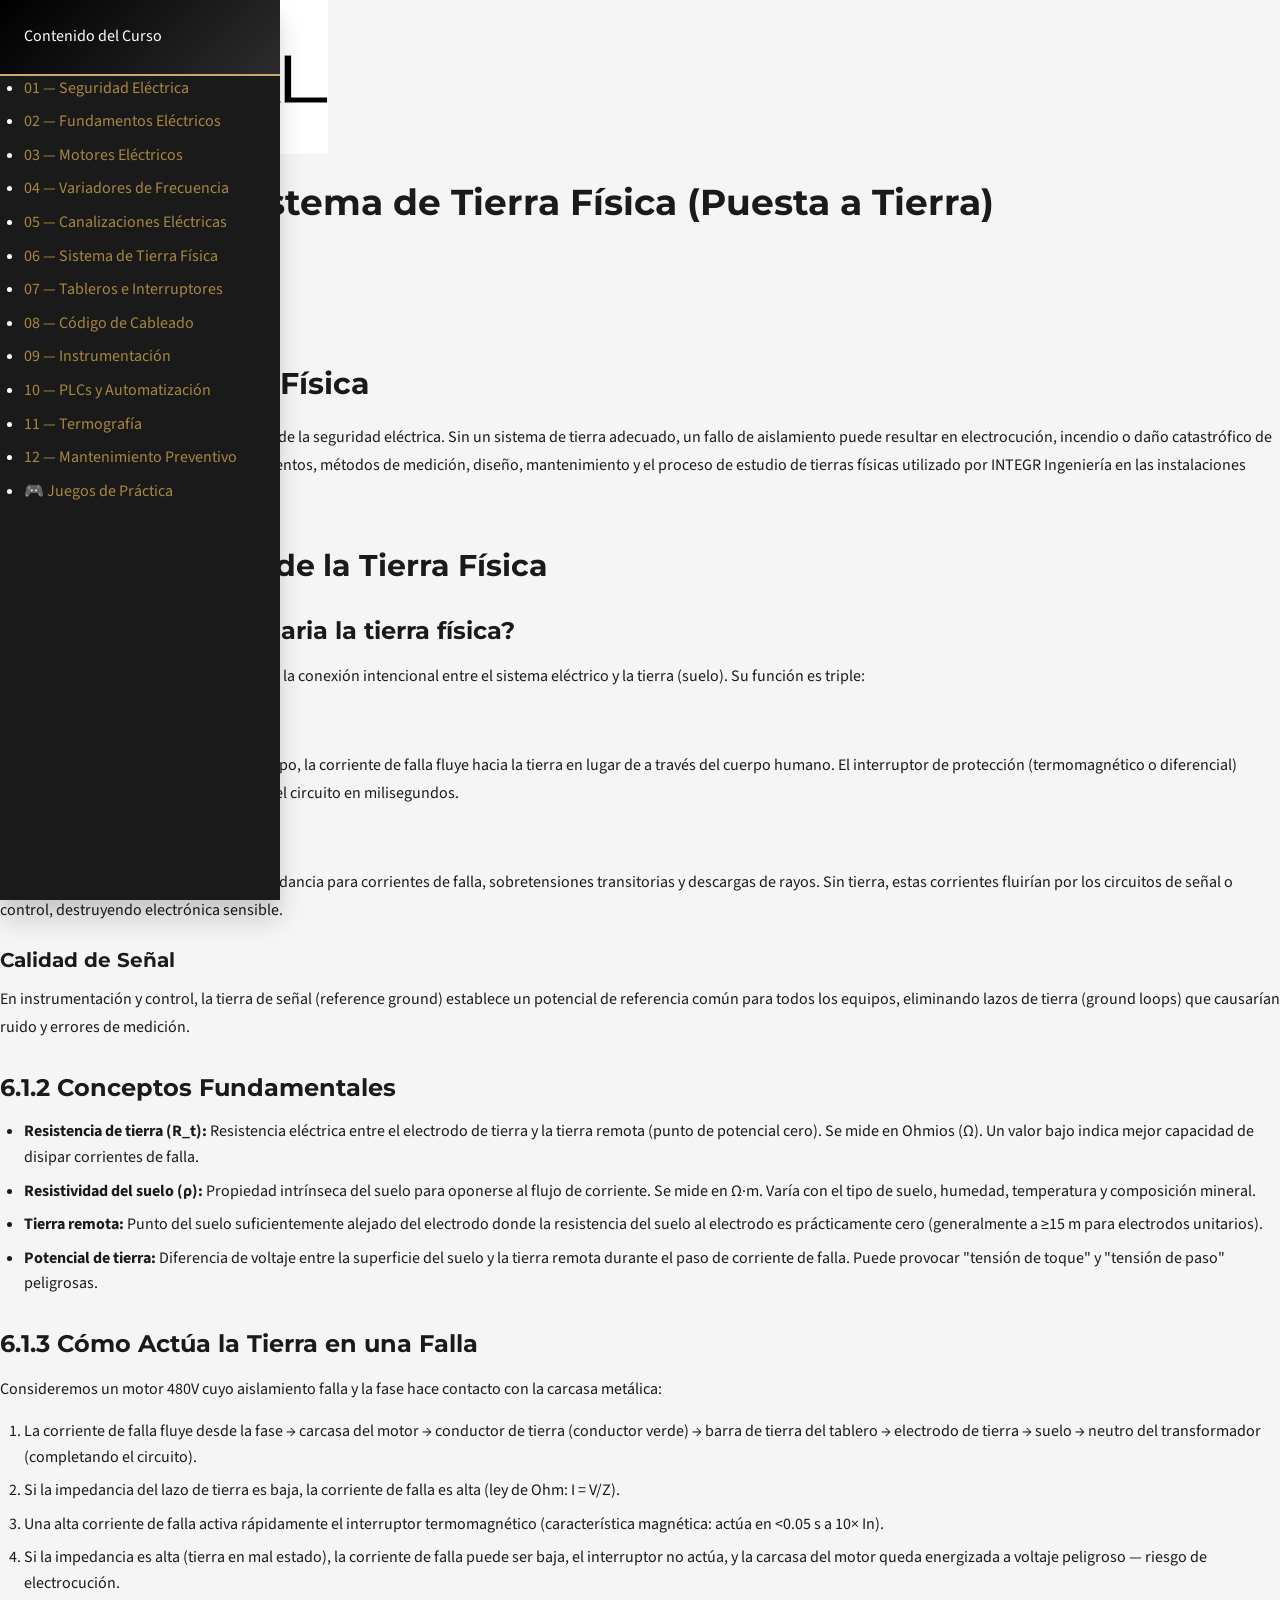
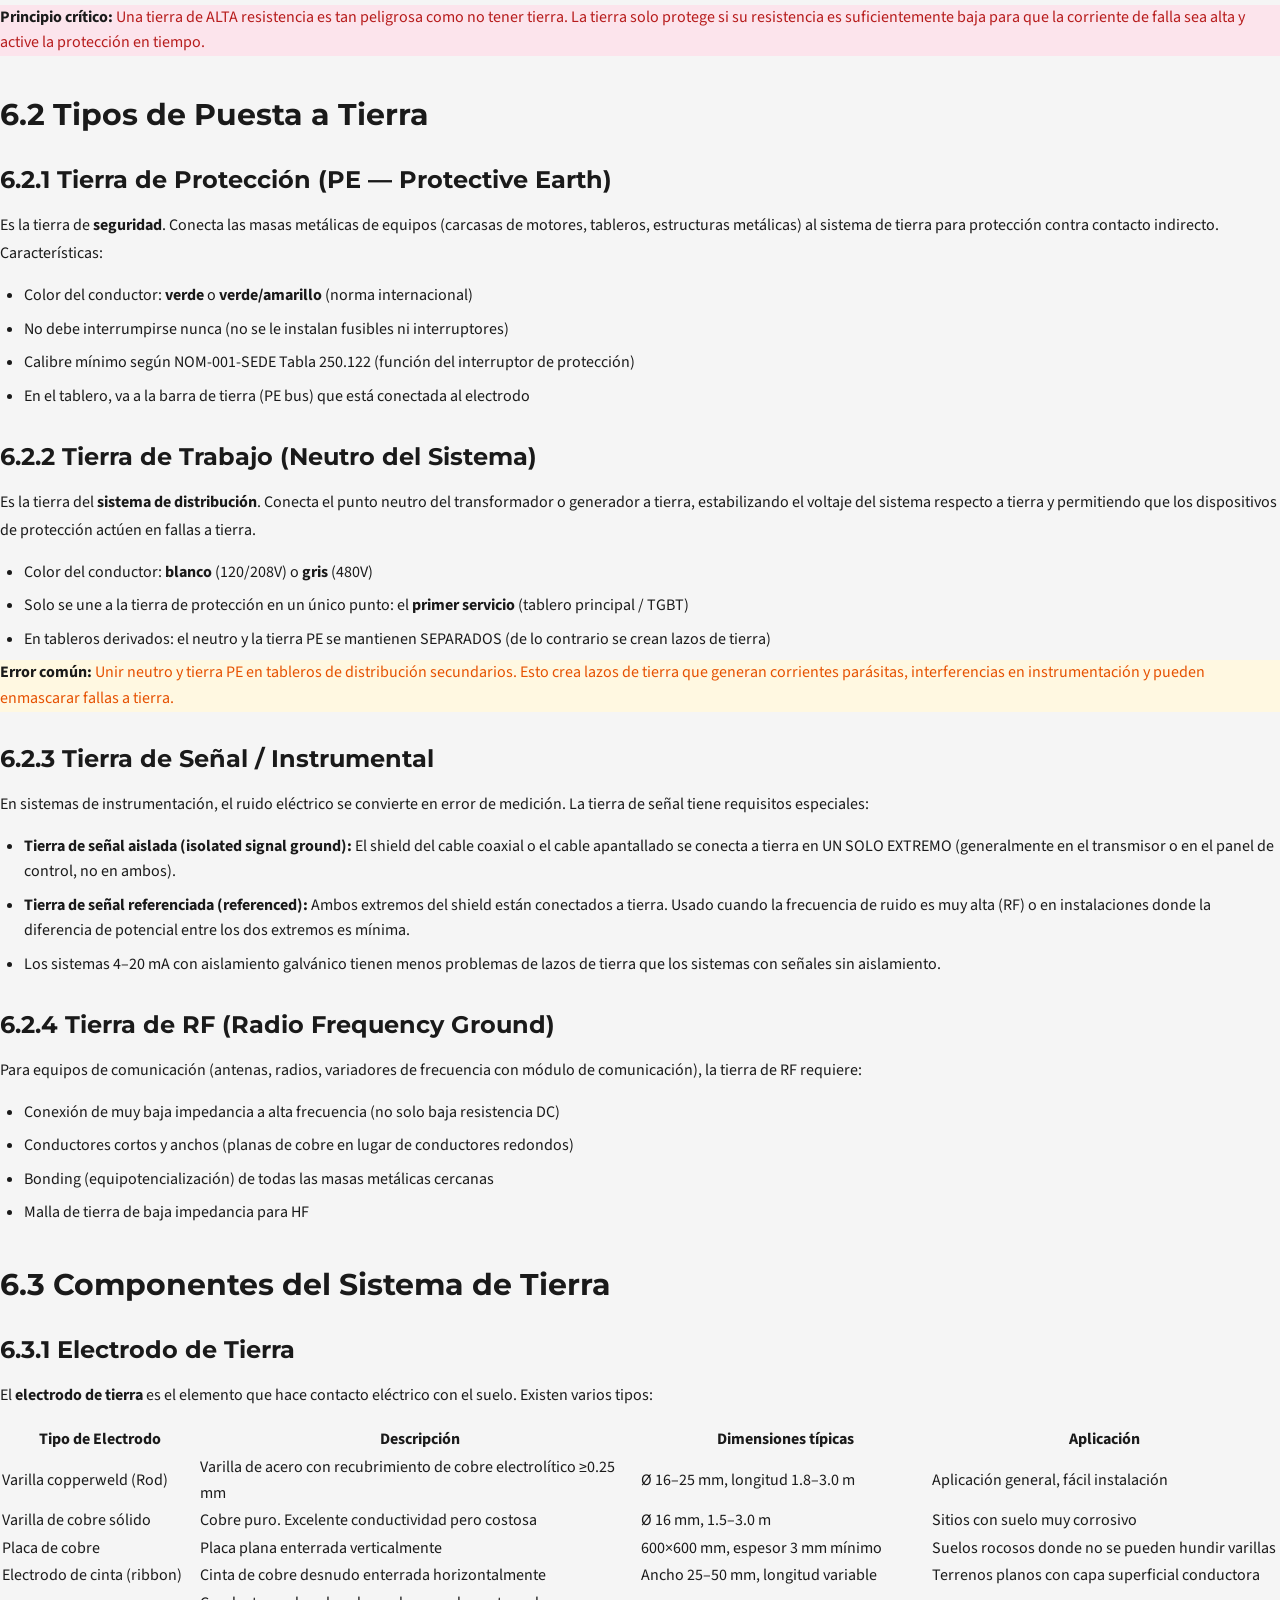
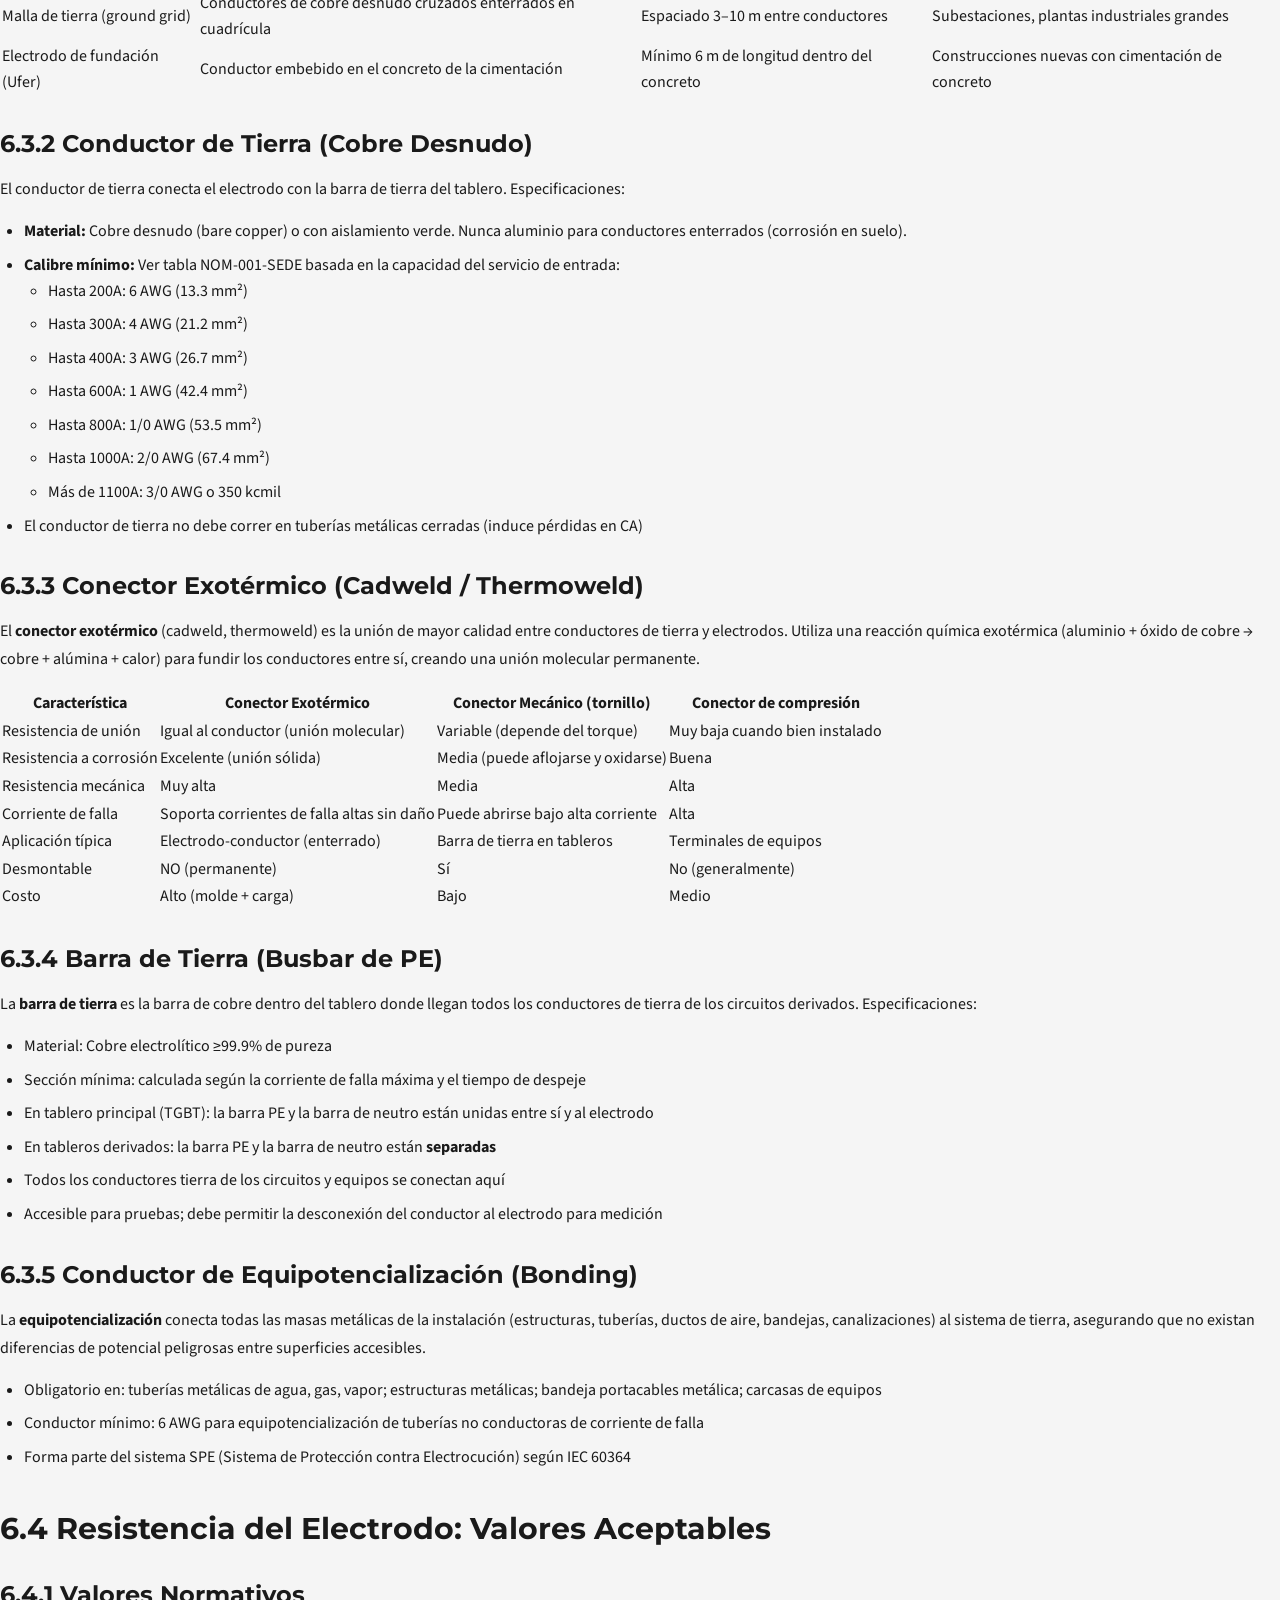
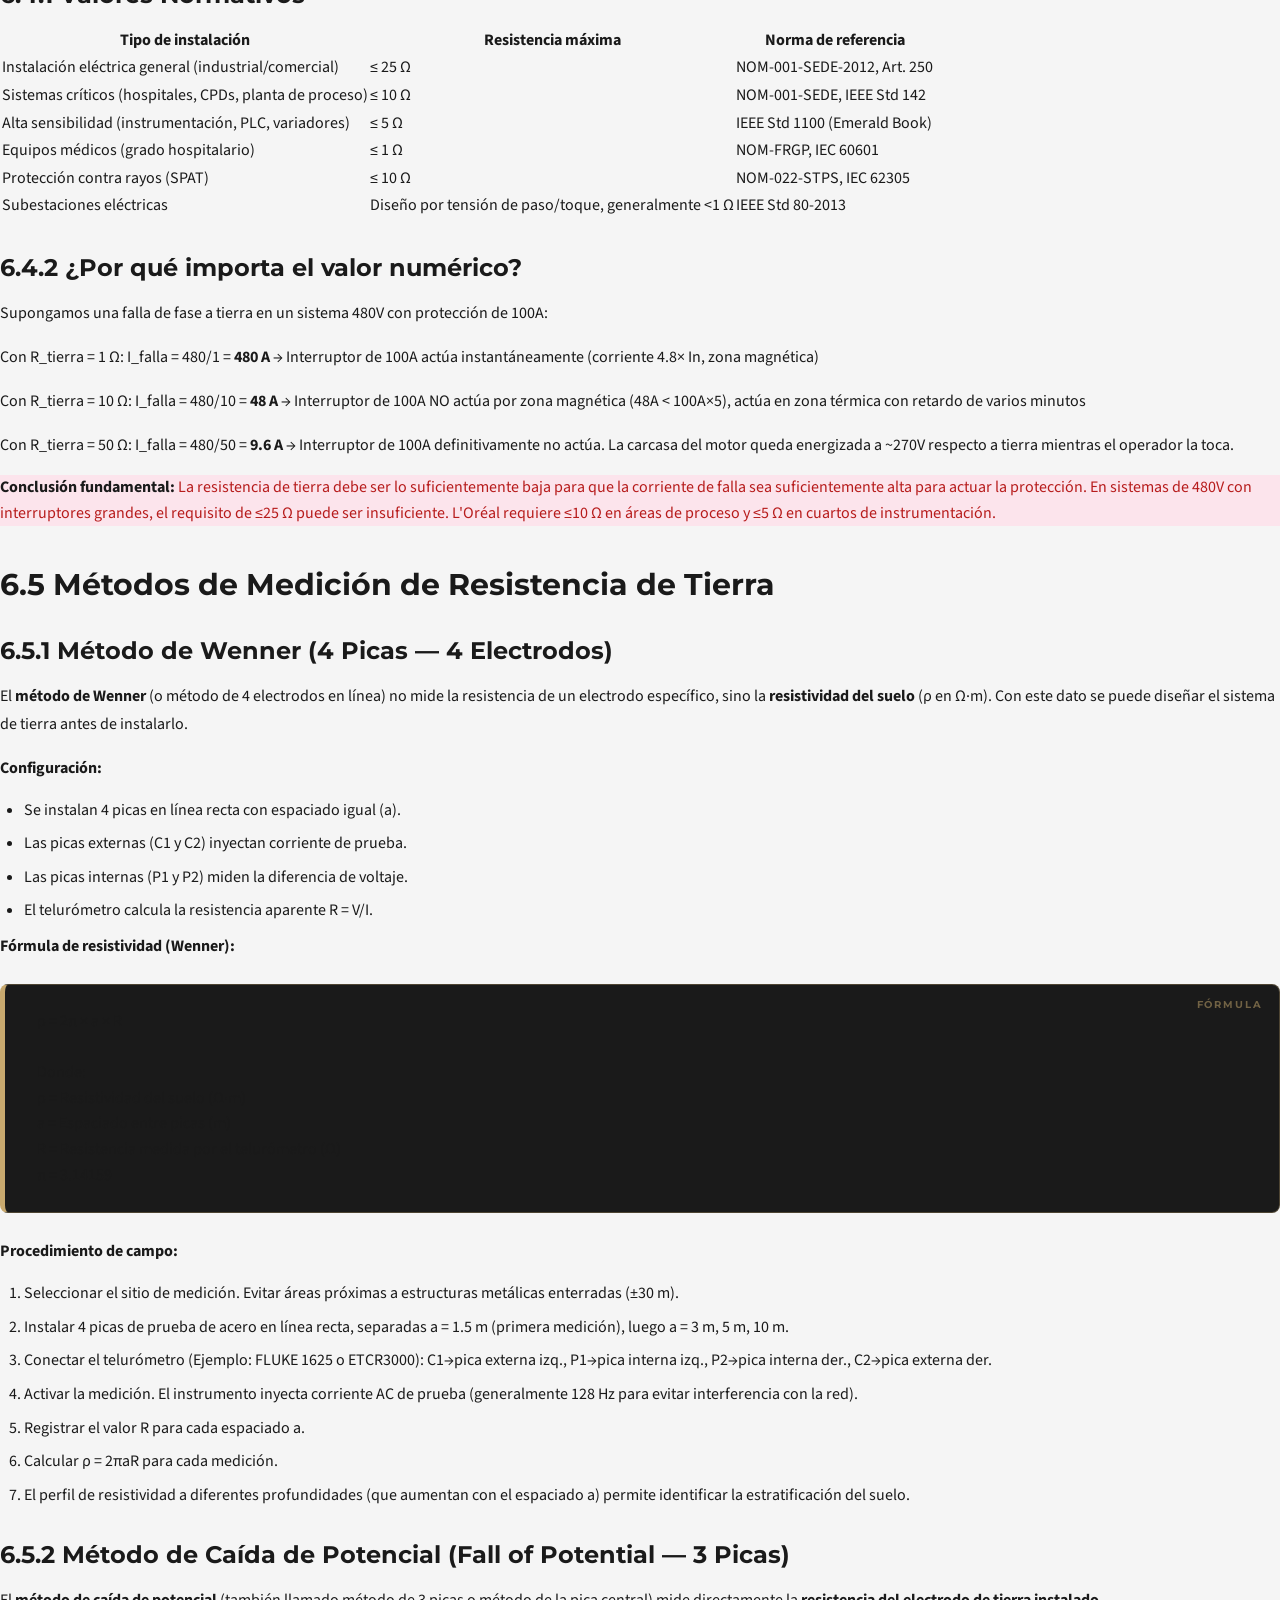
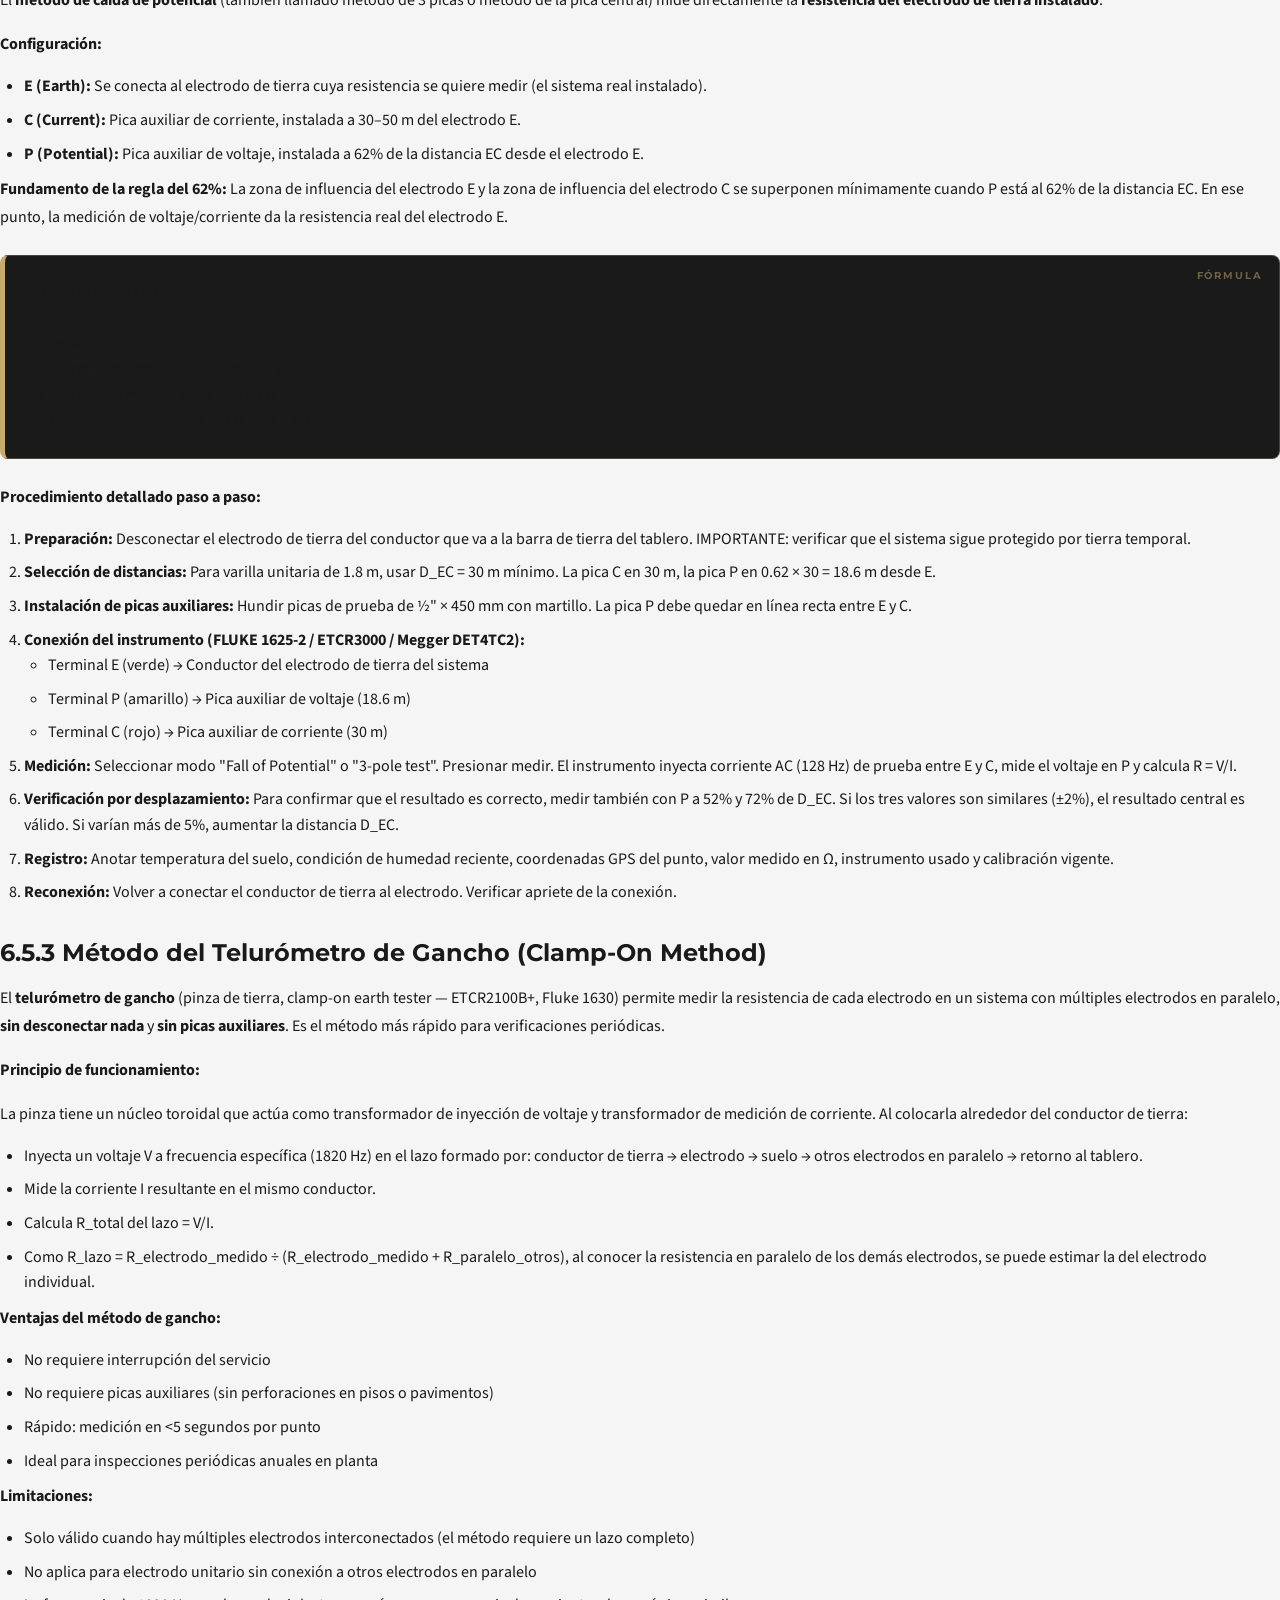
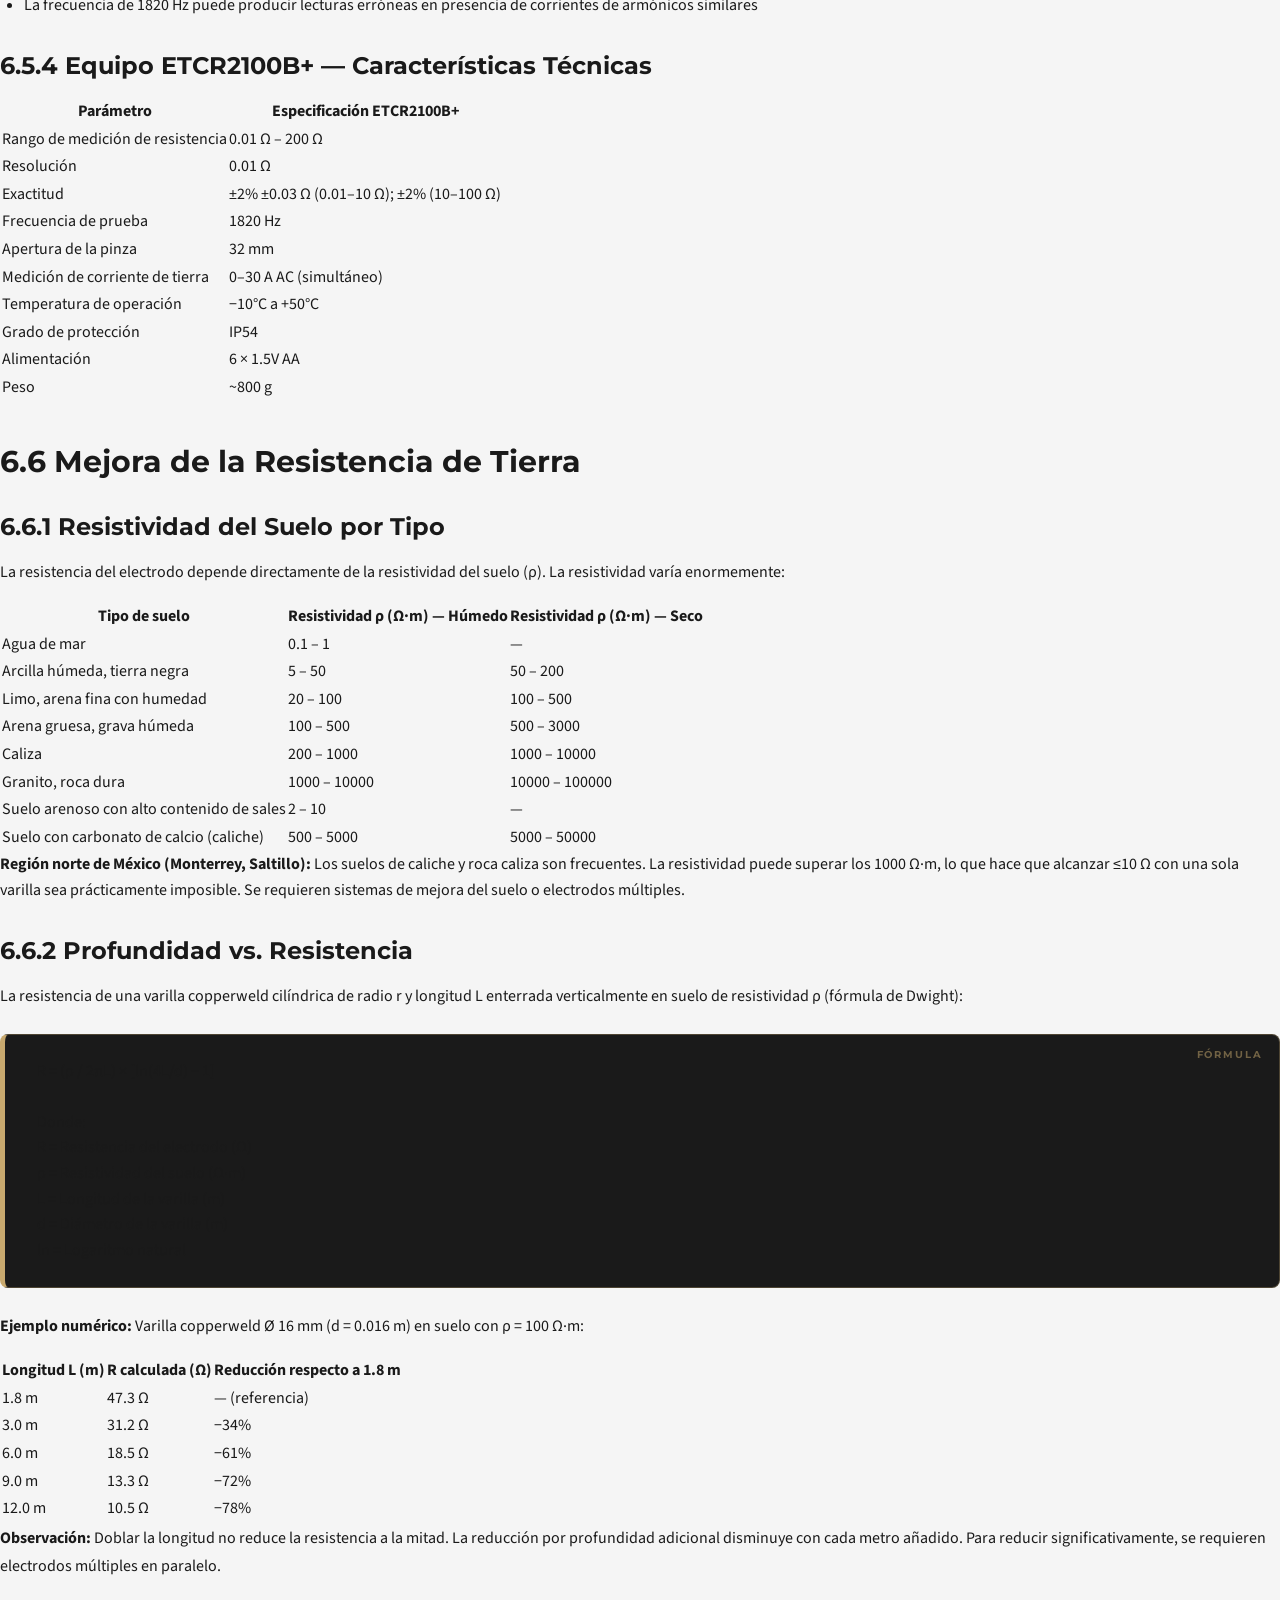
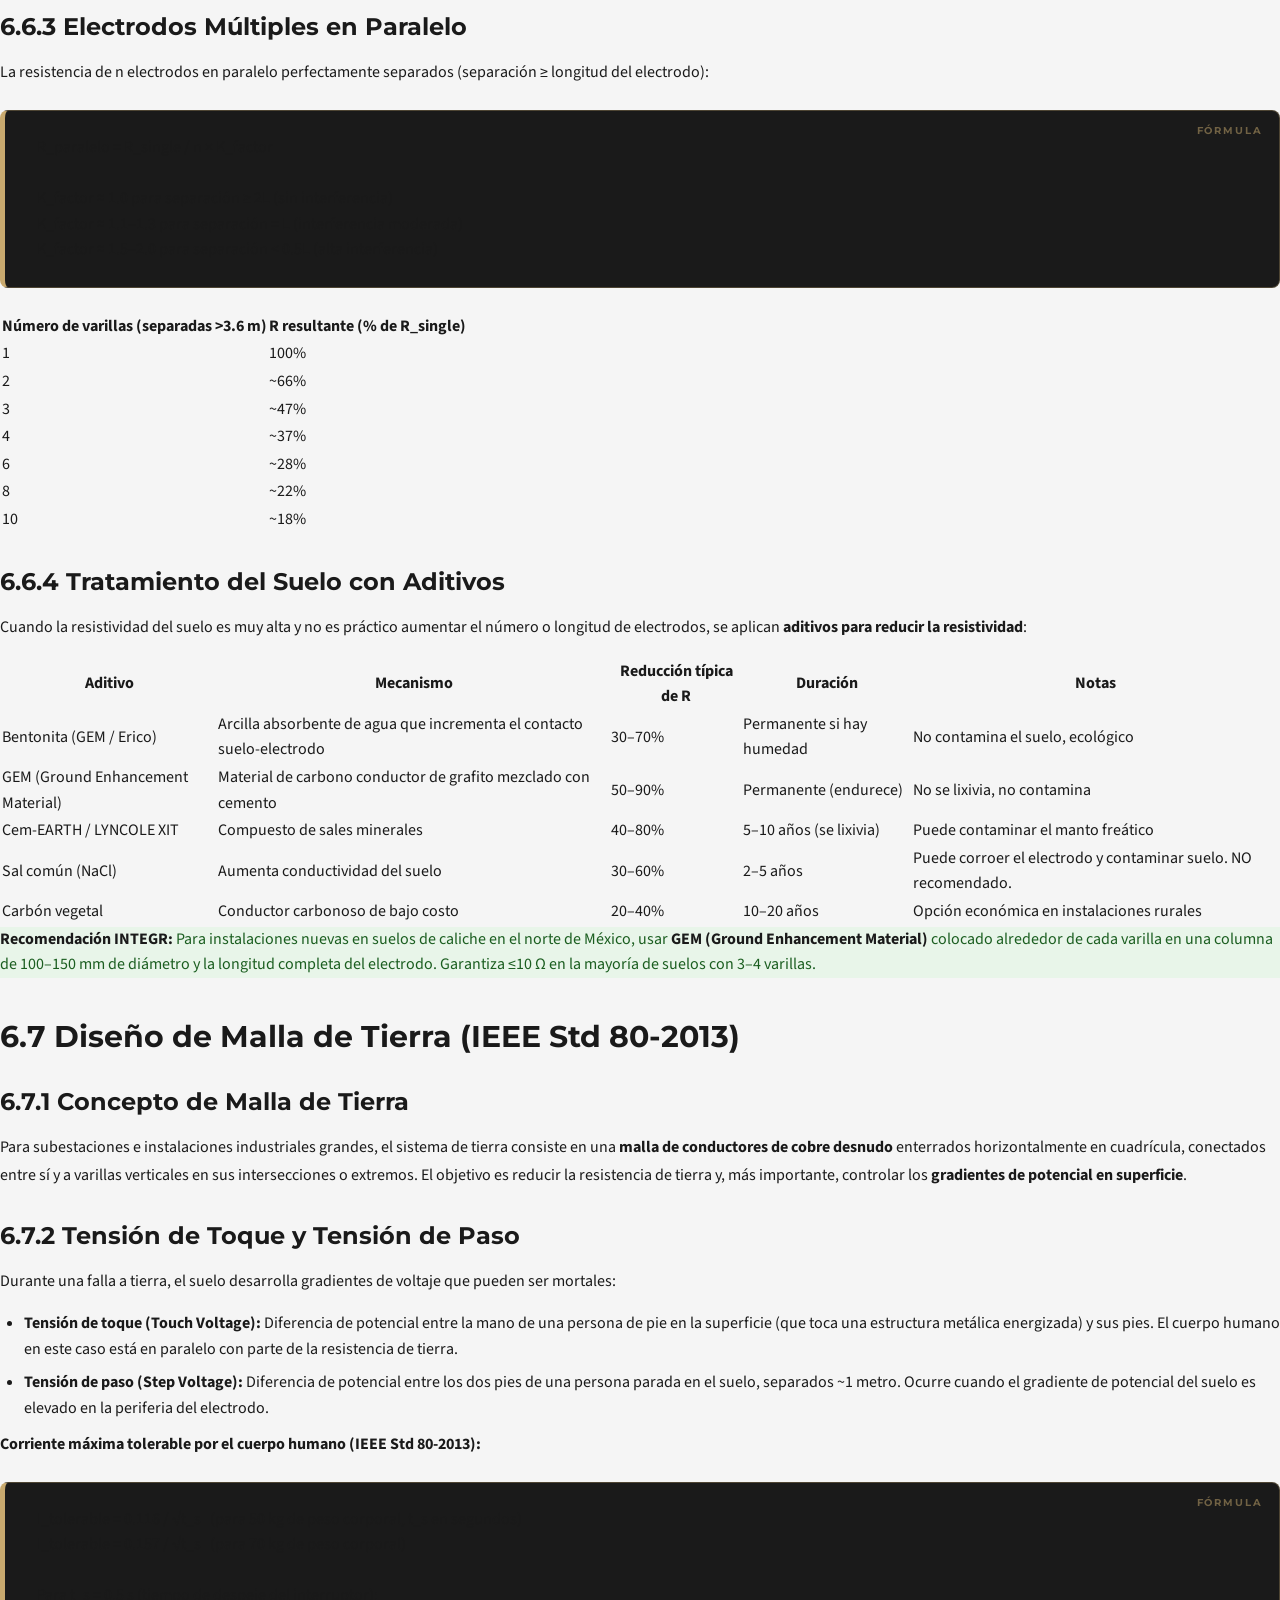
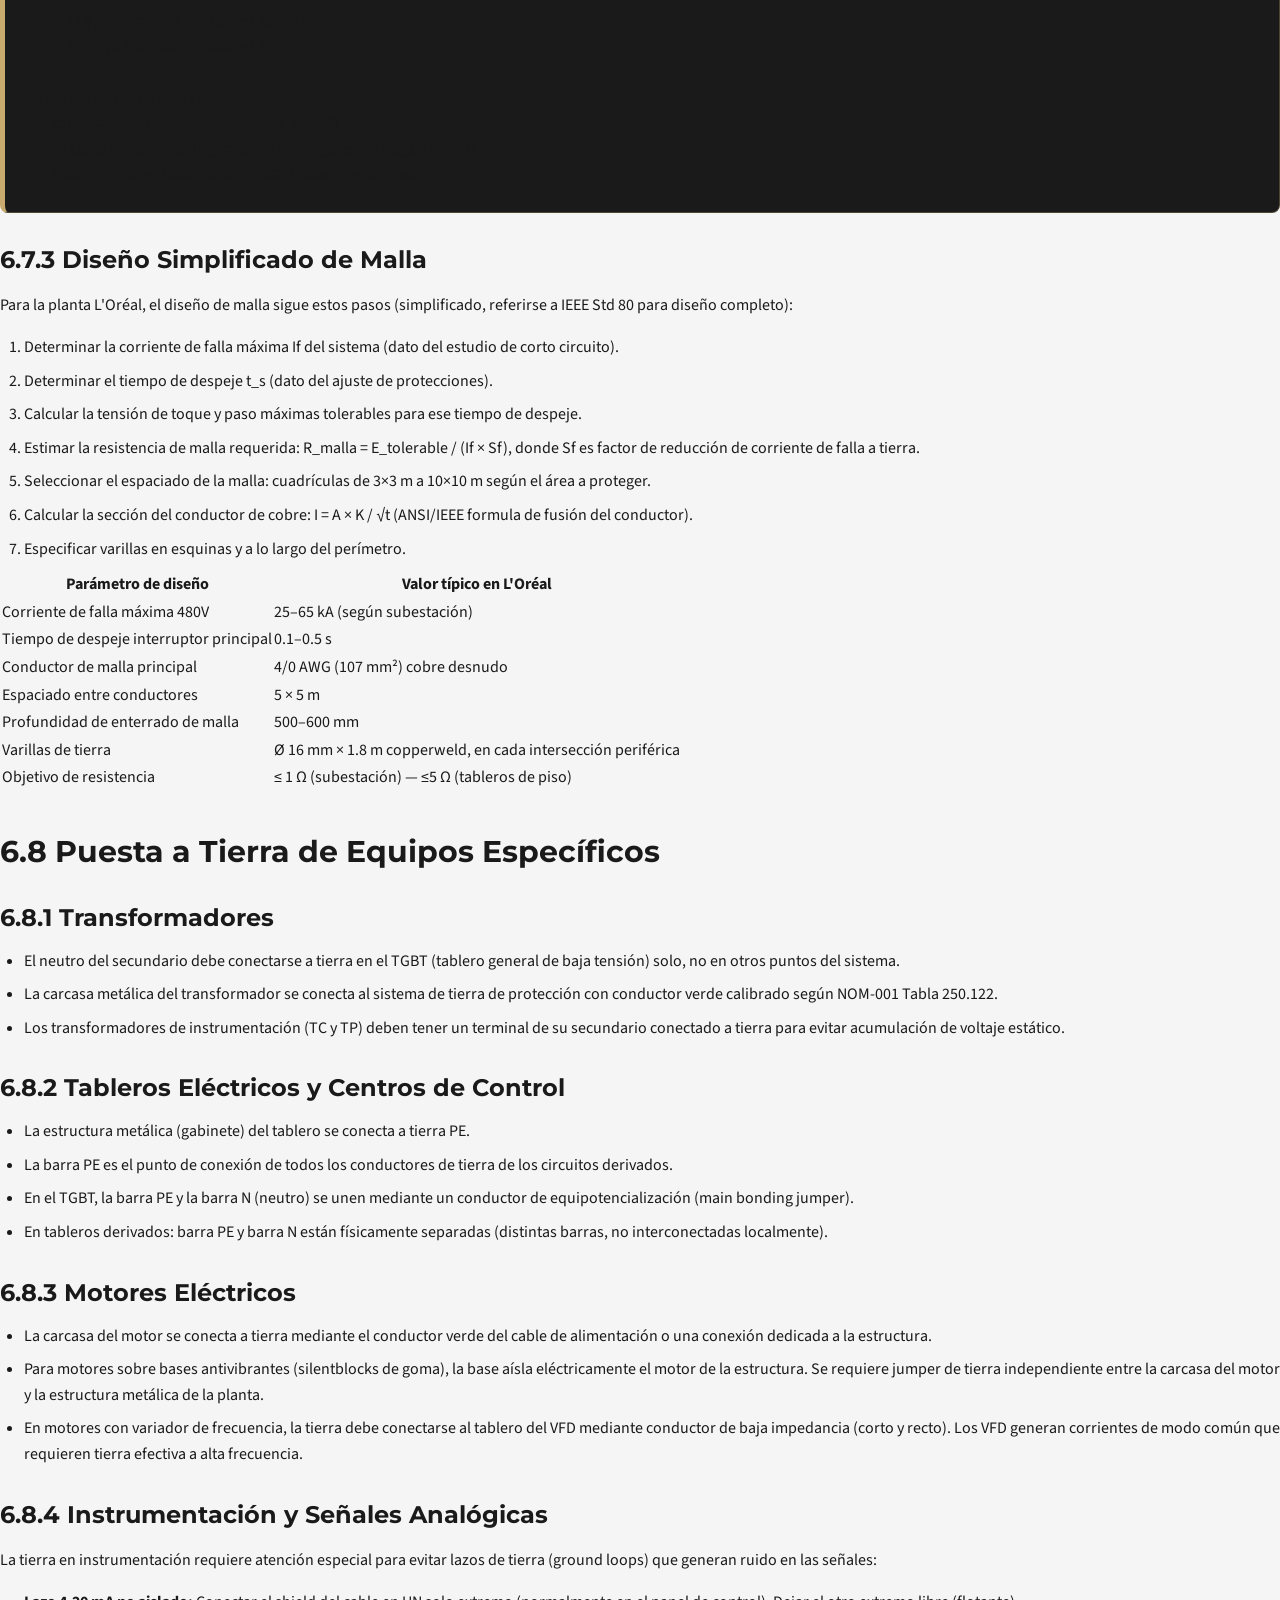
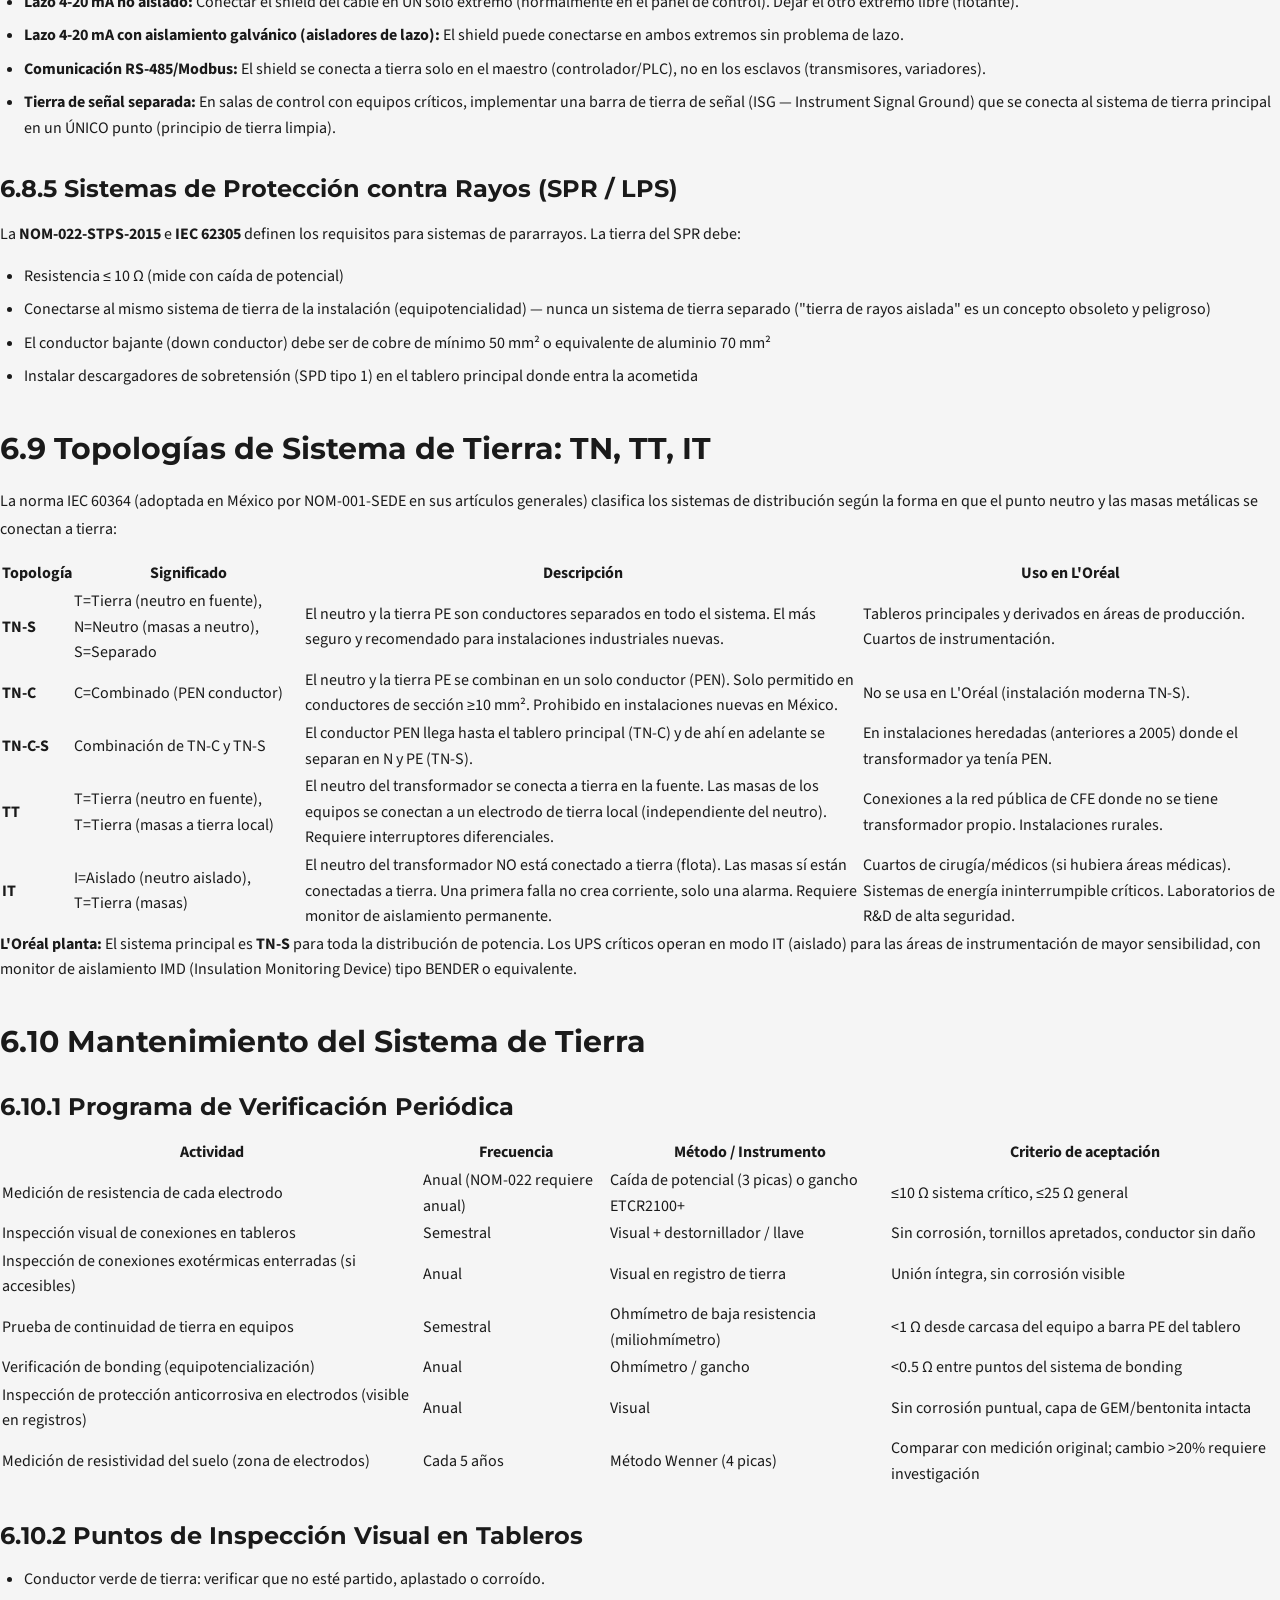
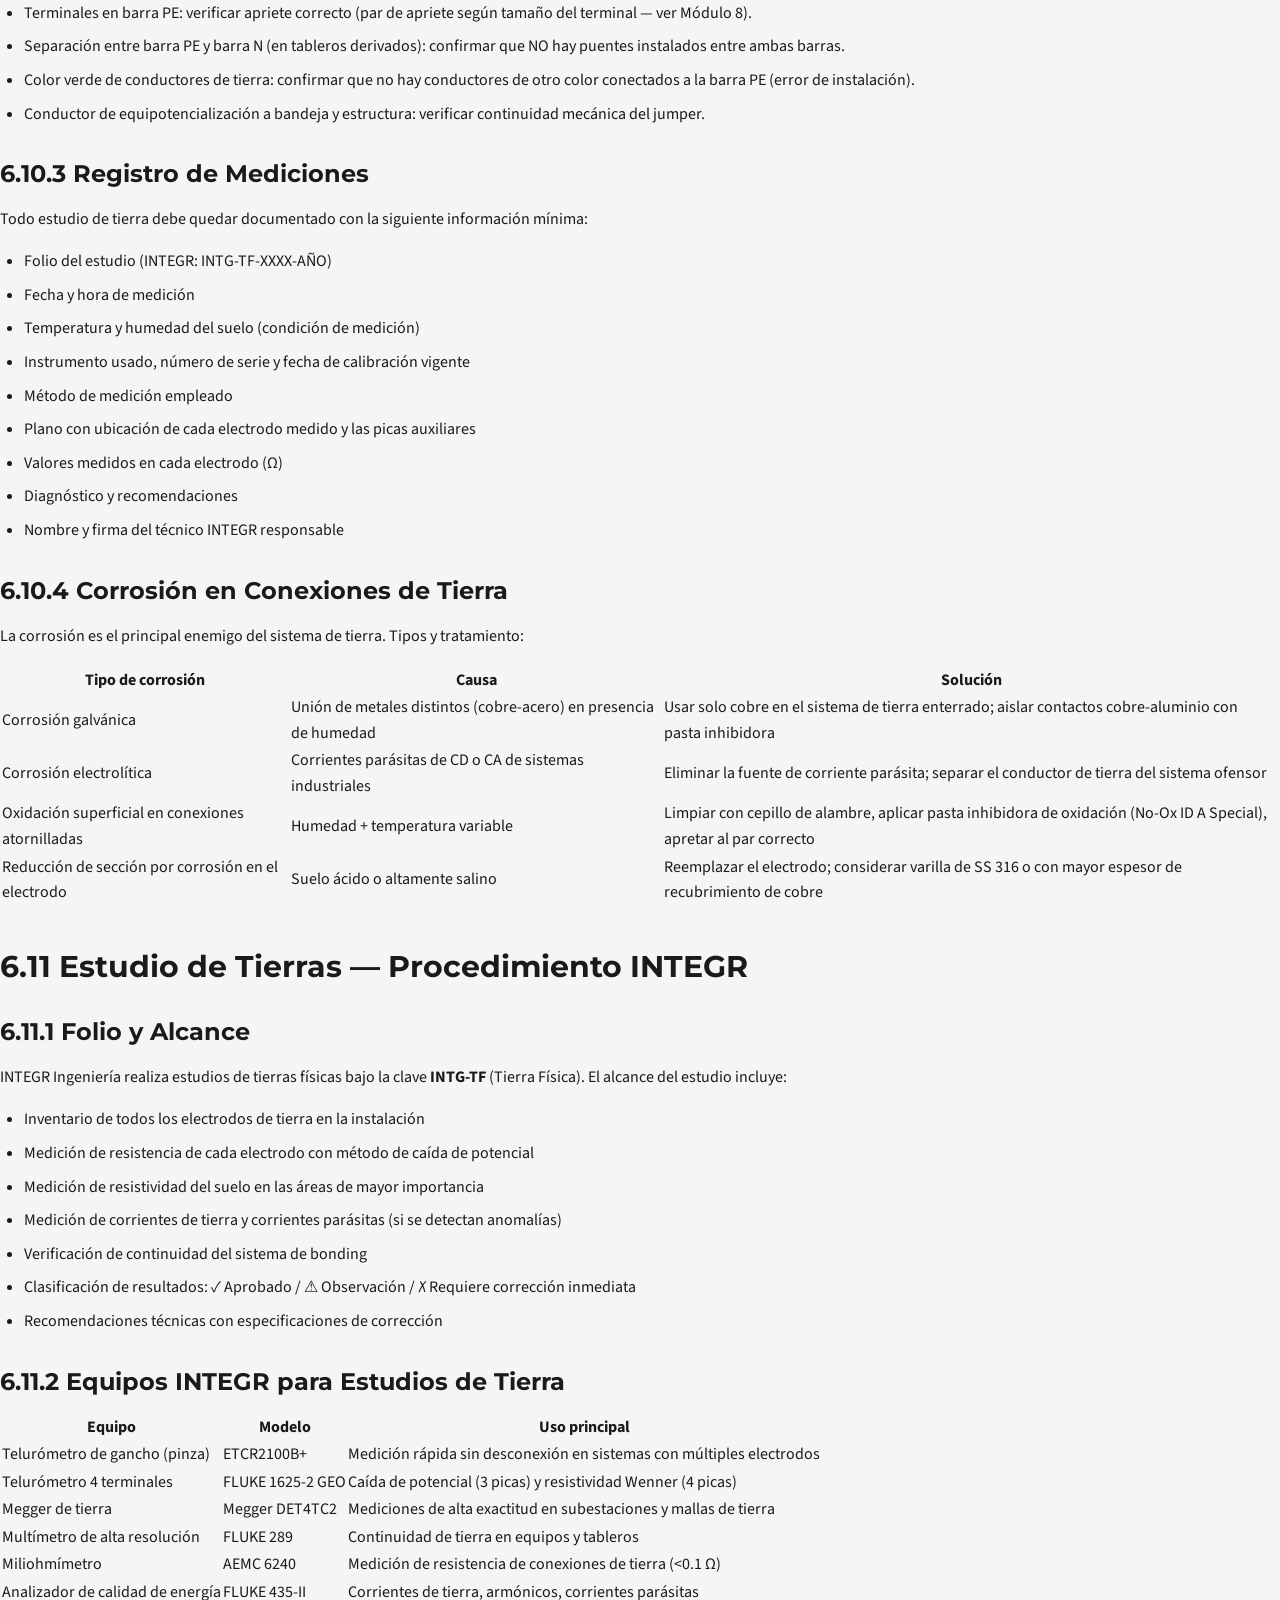
<file: manual_loreal/modulos/06_sistema_tierra.html>
<!DOCTYPE html>
<html lang="es">
<head>
  <meta charset="UTF-8" />
  <meta name="viewport" content="width=device-width, initial-scale=1.0"/>
  <title>Módulo 6 — Sistema de Tierra Física | Manual Técnico L'Oréal</title>
  <link rel="stylesheet" href="../css/style.css"/>
</head>
<body>

<!-- HEADER -->
<header class="main-header">
  <div class="header-inner">
    <img src="../img/image.png" alt="L'Oréal Logo" class="header-logo"/>
    <div class="header-text">
      <span class="header-brand">L'Oréal Plant Maintenance</span>
      <h1 class="header-title">Módulo 6 — Sistema de Tierra Física (Puesta a Tierra)</h1>
    </div>
    <div class="progress-box">
      <span class="progress-label">Progreso del curso</span>
      <div class="progress-bar-outer"><div class="progress-bar-inner" style="width:50%"></div></div>
      <span class="progress-pct">6 / 12 módulos</span>
    </div>
  </div>
</header>

<div class="layout-wrapper">

<!-- SIDEBAR -->
<nav class="sidebar">
  <div class="sidebar-header">Contenido del Curso</div>
  <ul class="sidebar-nav">
    <li><a href="01_seguridad.html">01 — Seguridad Eléctrica</a></li>
    <li><a href="02_fundamentos.html">02 — Fundamentos Eléctricos</a></li>
    <li><a href="03_motores.html">03 — Motores Eléctricos</a></li>
    <li><a href="04_variadores.html">04 — Variadores de Frecuencia</a></li>
    <li><a href="05_canalizaciones.html">05 — Canalizaciones Eléctricas</a></li>
    <li class="active"><a href="06_sistema_tierra.html">06 — Sistema de Tierra Física</a></li>
    <li><a href="07_tableros_interruptores.html">07 — Tableros e Interruptores</a></li>
    <li><a href="08_codigo_cableado.html">08 — Código de Cableado</a></li>
    <li><a href="09_instrumentacion.html">09 — Instrumentación</a></li>
    <li><a href="10_plcs.html">10 — PLCs y Automatización</a></li>
    <li><a href="11_termografia.html">11 — Termografía</a></li>
    <li><a href="12_mantenimiento.html">12 — Mantenimiento Preventivo</a></li>
    <li class="sidebar-sep"><a href="../juegos/index.html">🎮 Juegos de Práctica</a></li>
  </ul>
</nav>

<!-- MAIN CONTENT -->
<main class="main-content">

  <!-- INTRO CARD -->
  <div class="module-intro-card">
    <div class="module-intro-icon">⚡</div>
    <div class="module-intro-text">
      <h2>Sistema de Tierra Física</h2>
      <p>La puesta a tierra es la columna vertebral de la seguridad eléctrica. Sin un sistema de tierra adecuado, un fallo de aislamiento puede resultar en electrocución, incendio o daño catastrófico de equipos. Este módulo explica los fundamentos, métodos de medición, diseño, mantenimiento y el proceso de estudio de tierras físicas utilizado por INTEGR Ingeniería en las instalaciones L'Oréal.</p>
    </div>
  </div>

  <!-- ===================== SECCIÓN 6.1 ===================== -->
  <section class="content-section" id="s6-1">
    <h2 class="section-title"><span class="section-num">6.1</span> Fundamentos de la Tierra Física</h2>

    <h3>6.1.1 ¿Por qué es necesaria la tierra física?</h3>
    <p>La <strong>tierra física</strong> (puesta a tierra, ground) es la conexión intencional entre el sistema eléctrico y la tierra (suelo). Su función es triple:</p>

    <div class="three-col-grid">
      <div class="info-card">
        <h4>Seguridad Personal</h4>
        <p>En caso de falla de aislamiento en un equipo, la corriente de falla fluye hacia la tierra en lugar de a través del cuerpo humano. El interruptor de protección (termomagnético o diferencial) detecta la corriente de falla y desconecta el circuito en milisegundos.</p>
      </div>
      <div class="info-card">
        <h4>Protección de Equipos</h4>
        <p>Proporciona una trayectoria de baja impedancia para corrientes de falla, sobretensiones transitorias y descargas de rayos. Sin tierra, estas corrientes fluirían por los circuitos de señal o control, destruyendo electrónica sensible.</p>
      </div>
      <div class="info-card">
        <h4>Calidad de Señal</h4>
        <p>En instrumentación y control, la tierra de señal (reference ground) establece un potencial de referencia común para todos los equipos, eliminando lazos de tierra (ground loops) que causarían ruido y errores de medición.</p>
      </div>
    </div>

    <h3>6.1.2 Conceptos Fundamentales</h3>
    <ul>
      <li><strong>Resistencia de tierra (R_t):</strong> Resistencia eléctrica entre el electrodo de tierra y la tierra remota (punto de potencial cero). Se mide en Ohmios (Ω). Un valor bajo indica mejor capacidad de disipar corrientes de falla.</li>
      <li><strong>Resistividad del suelo (ρ):</strong> Propiedad intrínseca del suelo para oponerse al flujo de corriente. Se mide en Ω·m. Varía con el tipo de suelo, humedad, temperatura y composición mineral.</li>
      <li><strong>Tierra remota:</strong> Punto del suelo suficientemente alejado del electrodo donde la resistencia del suelo al electrodo es prácticamente cero (generalmente a ≥15 m para electrodos unitarios).</li>
      <li><strong>Potencial de tierra:</strong> Diferencia de voltaje entre la superficie del suelo y la tierra remota durante el paso de corriente de falla. Puede provocar "tensión de toque" y "tensión de paso" peligrosas.</li>
    </ul>

    <h3>6.1.3 Cómo Actúa la Tierra en una Falla</h3>
    <p>Consideremos un motor 480V cuyo aislamiento falla y la fase hace contacto con la carcasa metálica:</p>
    <ol>
      <li>La corriente de falla fluye desde la fase → carcasa del motor → conductor de tierra (conductor verde) → barra de tierra del tablero → electrodo de tierra → suelo → neutro del transformador (completando el circuito).</li>
      <li>Si la impedancia del lazo de tierra es baja, la corriente de falla es alta (ley de Ohm: I = V/Z).</li>
      <li>Una alta corriente de falla activa rápidamente el interruptor termomagnético (característica magnética: actúa en &lt;0.05 s a 10× In).</li>
      <li>Si la impedancia es alta (tierra en mal estado), la corriente de falla puede ser baja, el interruptor no actúa, y la carcasa del motor queda energizada a voltaje peligroso — riesgo de electrocución.</li>
    </ol>

    <div class="info-box danger">
      <strong>Principio crítico:</strong> Una tierra de ALTA resistencia es tan peligrosa como no tener tierra. La tierra solo protege si su resistencia es suficientemente baja para que la corriente de falla sea alta y active la protección en tiempo.
    </div>
  </section>

  <!-- ===================== SECCIÓN 6.2 ===================== -->
  <section class="content-section" id="s6-2">
    <h2 class="section-title"><span class="section-num">6.2</span> Tipos de Puesta a Tierra</h2>

    <h3>6.2.1 Tierra de Protección (PE — Protective Earth)</h3>
    <p>Es la tierra de <strong>seguridad</strong>. Conecta las masas metálicas de equipos (carcasas de motores, tableros, estructuras metálicas) al sistema de tierra para protección contra contacto indirecto. Características:</p>
    <ul>
      <li>Color del conductor: <strong>verde</strong> o <strong>verde/amarillo</strong> (norma internacional)</li>
      <li>No debe interrumpirse nunca (no se le instalan fusibles ni interruptores)</li>
      <li>Calibre mínimo según NOM-001-SEDE Tabla 250.122 (función del interruptor de protección)</li>
      <li>En el tablero, va a la barra de tierra (PE bus) que está conectada al electrodo</li>
    </ul>

    <h3>6.2.2 Tierra de Trabajo (Neutro del Sistema)</h3>
    <p>Es la tierra del <strong>sistema de distribución</strong>. Conecta el punto neutro del transformador o generador a tierra, estabilizando el voltaje del sistema respecto a tierra y permitiendo que los dispositivos de protección actúen en fallas a tierra.</p>
    <ul>
      <li>Color del conductor: <strong>blanco</strong> (120/208V) o <strong>gris</strong> (480V)</li>
      <li>Solo se une a la tierra de protección en un único punto: el <strong>primer servicio</strong> (tablero principal / TGBT)</li>
      <li>En tableros derivados: el neutro y la tierra PE se mantienen SEPARADOS (de lo contrario se crean lazos de tierra)</li>
    </ul>

    <div class="info-box warning">
      <strong>Error común:</strong> Unir neutro y tierra PE en tableros de distribución secundarios. Esto crea lazos de tierra que generan corrientes parásitas, interferencias en instrumentación y pueden enmascarar fallas a tierra.
    </div>

    <h3>6.2.3 Tierra de Señal / Instrumental</h3>
    <p>En sistemas de instrumentación, el ruido eléctrico se convierte en error de medición. La tierra de señal tiene requisitos especiales:</p>
    <ul>
      <li><strong>Tierra de señal aislada (isolated signal ground):</strong> El shield del cable coaxial o el cable apantallado se conecta a tierra en UN SOLO EXTREMO (generalmente en el transmisor o en el panel de control, no en ambos).</li>
      <li><strong>Tierra de señal referenciada (referenced):</strong> Ambos extremos del shield están conectados a tierra. Usado cuando la frecuencia de ruido es muy alta (RF) o en instalaciones donde la diferencia de potencial entre los dos extremos es mínima.</li>
      <li>Los sistemas 4–20 mA con aislamiento galvánico tienen menos problemas de lazos de tierra que los sistemas con señales sin aislamiento.</li>
    </ul>

    <h3>6.2.4 Tierra de RF (Radio Frequency Ground)</h3>
    <p>Para equipos de comunicación (antenas, radios, variadores de frecuencia con módulo de comunicación), la tierra de RF requiere:</p>
    <ul>
      <li>Conexión de muy baja impedancia a alta frecuencia (no solo baja resistencia DC)</li>
      <li>Conductores cortos y anchos (planas de cobre en lugar de conductores redondos)</li>
      <li>Bonding (equipotencialización) de todas las masas metálicas cercanas</li>
      <li>Malla de tierra de baja impedancia para HF</li>
    </ul>
  </section>

  <!-- ===================== SECCIÓN 6.3 ===================== -->
  <section class="content-section" id="s6-3">
    <h2 class="section-title"><span class="section-num">6.3</span> Componentes del Sistema de Tierra</h2>

    <h3>6.3.1 Electrodo de Tierra</h3>
    <p>El <strong>electrodo de tierra</strong> es el elemento que hace contacto eléctrico con el suelo. Existen varios tipos:</p>

    <table class="data-table">
      <thead>
        <tr><th>Tipo de Electrodo</th><th>Descripción</th><th>Dimensiones típicas</th><th>Aplicación</th></tr>
      </thead>
      <tbody>
        <tr><td>Varilla copperweld (Rod)</td><td>Varilla de acero con recubrimiento de cobre electrolítico ≥0.25 mm</td><td>Ø 16–25 mm, longitud 1.8–3.0 m</td><td>Aplicación general, fácil instalación</td></tr>
        <tr><td>Varilla de cobre sólido</td><td>Cobre puro. Excelente conductividad pero costosa</td><td>Ø 16 mm, 1.5–3.0 m</td><td>Sitios con suelo muy corrosivo</td></tr>
        <tr><td>Placa de cobre</td><td>Placa plana enterrada verticalmente</td><td>600×600 mm, espesor 3 mm mínimo</td><td>Suelos rocosos donde no se pueden hundir varillas</td></tr>
        <tr><td>Electrodo de cinta (ribbon)</td><td>Cinta de cobre desnudo enterrada horizontalmente</td><td>Ancho 25–50 mm, longitud variable</td><td>Terrenos planos con capa superficial conductora</td></tr>
        <tr><td>Malla de tierra (ground grid)</td><td>Conductores de cobre desnudo cruzados enterrados en cuadrícula</td><td>Espaciado 3–10 m entre conductores</td><td>Subestaciones, plantas industriales grandes</td></tr>
        <tr><td>Electrodo de fundación (Ufer)</td><td>Conductor embebido en el concreto de la cimentación</td><td>Mínimo 6 m de longitud dentro del concreto</td><td>Construcciones nuevas con cimentación de concreto</td></tr>
      </tbody>
    </table>

    <h3>6.3.2 Conductor de Tierra (Cobre Desnudo)</h3>
    <p>El conductor de tierra conecta el electrodo con la barra de tierra del tablero. Especificaciones:</p>
    <ul>
      <li><strong>Material:</strong> Cobre desnudo (bare copper) o con aislamiento verde. Nunca aluminio para conductores enterrados (corrosión en suelo).</li>
      <li><strong>Calibre mínimo:</strong> Ver tabla NOM-001-SEDE basada en la capacidad del servicio de entrada:
        <ul>
          <li>Hasta 200A: 6 AWG (13.3 mm²)</li>
          <li>Hasta 300A: 4 AWG (21.2 mm²)</li>
          <li>Hasta 400A: 3 AWG (26.7 mm²)</li>
          <li>Hasta 600A: 1 AWG (42.4 mm²)</li>
          <li>Hasta 800A: 1/0 AWG (53.5 mm²)</li>
          <li>Hasta 1000A: 2/0 AWG (67.4 mm²)</li>
          <li>Más de 1100A: 3/0 AWG o 350 kcmil</li>
        </ul>
      </li>
      <li>El conductor de tierra no debe correr en tuberías metálicas cerradas (induce pérdidas en CA)</li>
    </ul>

    <h3>6.3.3 Conector Exotérmico (Cadweld / Thermoweld)</h3>
    <p>El <strong>conector exotérmico</strong> (cadweld, thermoweld) es la unión de mayor calidad entre conductores de tierra y electrodos. Utiliza una reacción química exotérmica (aluminio + óxido de cobre → cobre + alúmina + calor) para fundir los conductores entre sí, creando una unión molecular permanente.</p>

    <table class="data-table">
      <thead>
        <tr><th>Característica</th><th>Conector Exotérmico</th><th>Conector Mecánico (tornillo)</th><th>Conector de compresión</th></tr>
      </thead>
      <tbody>
        <tr><td>Resistencia de unión</td><td>Igual al conductor (unión molecular)</td><td>Variable (depende del torque)</td><td>Muy baja cuando bien instalado</td></tr>
        <tr><td>Resistencia a corrosión</td><td>Excelente (unión sólida)</td><td>Media (puede aflojarse y oxidarse)</td><td>Buena</td></tr>
        <tr><td>Resistencia mecánica</td><td>Muy alta</td><td>Media</td><td>Alta</td></tr>
        <tr><td>Corriente de falla</td><td>Soporta corrientes de falla altas sin daño</td><td>Puede abrirse bajo alta corriente</td><td>Alta</td></tr>
        <tr><td>Aplicación típica</td><td>Electrodo-conductor (enterrado)</td><td>Barra de tierra en tableros</td><td>Terminales de equipos</td></tr>
        <tr><td>Desmontable</td><td>NO (permanente)</td><td>Sí</td><td>No (generalmente)</td></tr>
        <tr><td>Costo</td><td>Alto (molde + carga)</td><td>Bajo</td><td>Medio</td></tr>
      </tbody>
    </table>

    <h3>6.3.4 Barra de Tierra (Busbar de PE)</h3>
    <p>La <strong>barra de tierra</strong> es la barra de cobre dentro del tablero donde llegan todos los conductores de tierra de los circuitos derivados. Especificaciones:</p>
    <ul>
      <li>Material: Cobre electrolítico ≥99.9% de pureza</li>
      <li>Sección mínima: calculada según la corriente de falla máxima y el tiempo de despeje</li>
      <li>En tablero principal (TGBT): la barra PE y la barra de neutro están unidas entre sí y al electrodo</li>
      <li>En tableros derivados: la barra PE y la barra de neutro están <strong>separadas</strong></li>
      <li>Todos los conductores tierra de los circuitos y equipos se conectan aquí</li>
      <li>Accesible para pruebas; debe permitir la desconexión del conductor al electrodo para medición</li>
    </ul>

    <h3>6.3.5 Conductor de Equipotencialización (Bonding)</h3>
    <p>La <strong>equipotencialización</strong> conecta todas las masas metálicas de la instalación (estructuras, tuberías, ductos de aire, bandejas, canalizaciones) al sistema de tierra, asegurando que no existan diferencias de potencial peligrosas entre superficies accesibles.</p>
    <ul>
      <li>Obligatorio en: tuberías metálicas de agua, gas, vapor; estructuras metálicas; bandeja portacables metálica; carcasas de equipos</li>
      <li>Conductor mínimo: 6 AWG para equipotencialización de tuberías no conductoras de corriente de falla</li>
      <li>Forma parte del sistema SPE (Sistema de Protección contra Electrocución) según IEC 60364</li>
    </ul>
  </section>

  <!-- ===================== SECCIÓN 6.4 ===================== -->
  <section class="content-section" id="s6-4">
    <h2 class="section-title"><span class="section-num">6.4</span> Resistencia del Electrodo: Valores Aceptables</h2>

    <h3>6.4.1 Valores Normativos</h3>
    <table class="data-table">
      <thead>
        <tr><th>Tipo de instalación</th><th>Resistencia máxima</th><th>Norma de referencia</th></tr>
      </thead>
      <tbody>
        <tr><td>Instalación eléctrica general (industrial/comercial)</td><td>≤ 25 Ω</td><td>NOM-001-SEDE-2012, Art. 250</td></tr>
        <tr><td>Sistemas críticos (hospitales, CPDs, planta de proceso)</td><td>≤ 10 Ω</td><td>NOM-001-SEDE, IEEE Std 142</td></tr>
        <tr><td>Alta sensibilidad (instrumentación, PLC, variadores)</td><td>≤ 5 Ω</td><td>IEEE Std 1100 (Emerald Book)</td></tr>
        <tr><td>Equipos médicos (grado hospitalario)</td><td>≤ 1 Ω</td><td>NOM-FRGP, IEC 60601</td></tr>
        <tr><td>Protección contra rayos (SPAT)</td><td>≤ 10 Ω</td><td>NOM-022-STPS, IEC 62305</td></tr>
        <tr><td>Subestaciones eléctricas</td><td>Diseño por tensión de paso/toque, generalmente &lt;1 Ω</td><td>IEEE Std 80-2013</td></tr>
      </tbody>
    </table>

    <h3>6.4.2 ¿Por qué importa el valor numérico?</h3>
    <p>Supongamos una falla de fase a tierra en un sistema 480V con protección de 100A:</p>
    <p>Con R_tierra = 1 Ω: I_falla = 480/1 = <strong>480 A</strong> → Interruptor de 100A actúa instantáneamente (corriente 4.8× In, zona magnética)</p>
    <p>Con R_tierra = 10 Ω: I_falla = 480/10 = <strong>48 A</strong> → Interruptor de 100A NO actúa por zona magnética (48A &lt; 100A×5), actúa en zona térmica con retardo de varios minutos</p>
    <p>Con R_tierra = 50 Ω: I_falla = 480/50 = <strong>9.6 A</strong> → Interruptor de 100A definitivamente no actúa. La carcasa del motor queda energizada a ~270V respecto a tierra mientras el operador la toca.</p>

    <div class="info-box danger">
      <strong>Conclusión fundamental:</strong> La resistencia de tierra debe ser lo suficientemente baja para que la corriente de falla sea suficientemente alta para actuar la protección. En sistemas de 480V con interruptores grandes, el requisito de ≤25 Ω puede ser insuficiente. L'Oréal requiere ≤10 Ω en áreas de proceso y ≤5 Ω en cuartos de instrumentación.
    </div>
  </section>

  <!-- ===================== SECCIÓN 6.5 ===================== -->
  <section class="content-section" id="s6-5">
    <h2 class="section-title"><span class="section-num">6.5</span> Métodos de Medición de Resistencia de Tierra</h2>

    <h3>6.5.1 Método de Wenner (4 Picas — 4 Electrodos)</h3>
    <p>El <strong>método de Wenner</strong> (o método de 4 electrodos en línea) no mide la resistencia de un electrodo específico, sino la <strong>resistividad del suelo</strong> (ρ en Ω·m). Con este dato se puede diseñar el sistema de tierra antes de instalarlo.</p>

    <p><strong>Configuración:</strong></p>
    <ul>
      <li>Se instalan 4 picas en línea recta con espaciado igual (a).</li>
      <li>Las picas externas (C1 y C2) inyectan corriente de prueba.</li>
      <li>Las picas internas (P1 y P2) miden la diferencia de voltaje.</li>
      <li>El telurómetro calcula la resistencia aparente R = V/I.</li>
    </ul>

    <p><strong>Fórmula de resistividad (Wenner):</strong></p>
    <div class="formula-box">
      ρ = 2π × a × R<br>
      <br>
      Donde:<br>
      ρ = Resistividad del suelo (Ω·m)<br>
      a = Espaciado entre picas (m)<br>
      R = Resistencia medida por el telurómetro (Ω)<br>
      π = 3.14159
    </div>

    <p><strong>Procedimiento de campo:</strong></p>
    <ol>
      <li>Seleccionar el sitio de medición. Evitar áreas próximas a estructuras metálicas enterradas (±30 m).</li>
      <li>Instalar 4 picas de prueba de acero en línea recta, separadas a = 1.5 m (primera medición), luego a = 3 m, 5 m, 10 m.</li>
      <li>Conectar el telurómetro (Ejemplo: FLUKE 1625 o ETCR3000): C1→pica externa izq., P1→pica interna izq., P2→pica interna der., C2→pica externa der.</li>
      <li>Activar la medición. El instrumento inyecta corriente AC de prueba (generalmente 128 Hz para evitar interferencia con la red).</li>
      <li>Registrar el valor R para cada espaciado a.</li>
      <li>Calcular ρ = 2πaR para cada medición.</li>
      <li>El perfil de resistividad a diferentes profundidades (que aumentan con el espaciado a) permite identificar la estratificación del suelo.</li>
    </ol>

    <h3>6.5.2 Método de Caída de Potencial (Fall of Potential — 3 Picas)</h3>
    <p>El <strong>método de caída de potencial</strong> (también llamado método de 3 picas o método de la pica central) mide directamente la <strong>resistencia del electrodo de tierra instalado</strong>.</p>

    <p><strong>Configuración:</strong></p>
    <ul>
      <li><strong>E (Earth):</strong> Se conecta al electrodo de tierra cuya resistencia se quiere medir (el sistema real instalado).</li>
      <li><strong>C (Current):</strong> Pica auxiliar de corriente, instalada a 30–50 m del electrodo E.</li>
      <li><strong>P (Potential):</strong> Pica auxiliar de voltaje, instalada a 62% de la distancia EC desde el electrodo E.</li>
    </ul>

    <p><strong>Fundamento de la regla del 62%:</strong> La zona de influencia del electrodo E y la zona de influencia del electrodo C se superponen mínimamente cuando P está al 62% de la distancia EC. En ese punto, la medición de voltaje/corriente da la resistencia real del electrodo E.</p>

    <div class="formula-box">
      R_tierra = V_P / I_C<br>
      <br>
      Donde:<br>
      R_tierra = Resistencia del electrodo (Ω)<br>
      V_P = Voltaje medido en la pica P (V)<br>
      I_C = Corriente inyectada por la pica C (A)
    </div>

    <p><strong>Procedimiento detallado paso a paso:</strong></p>
    <ol>
      <li><strong>Preparación:</strong> Desconectar el electrodo de tierra del conductor que va a la barra de tierra del tablero. IMPORTANTE: verificar que el sistema sigue protegido por tierra temporal.</li>
      <li><strong>Selección de distancias:</strong> Para varilla unitaria de 1.8 m, usar D_EC = 30 m mínimo. La pica C en 30 m, la pica P en 0.62 × 30 = 18.6 m desde E.</li>
      <li><strong>Instalación de picas auxiliares:</strong> Hundir picas de prueba de ½" × 450 mm con martillo. La pica P debe quedar en línea recta entre E y C.</li>
      <li><strong>Conexión del instrumento (FLUKE 1625-2 / ETCR3000 / Megger DET4TC2):</strong>
        <ul>
          <li>Terminal E (verde) → Conductor del electrodo de tierra del sistema</li>
          <li>Terminal P (amarillo) → Pica auxiliar de voltaje (18.6 m)</li>
          <li>Terminal C (rojo) → Pica auxiliar de corriente (30 m)</li>
        </ul>
      </li>
      <li><strong>Medición:</strong> Seleccionar modo "Fall of Potential" o "3-pole test". Presionar medir. El instrumento inyecta corriente AC (128 Hz) de prueba entre E y C, mide el voltaje en P y calcula R = V/I.</li>
      <li><strong>Verificación por desplazamiento:</strong> Para confirmar que el resultado es correcto, medir también con P a 52% y 72% de D_EC. Si los tres valores son similares (±2%), el resultado central es válido. Si varían más de 5%, aumentar la distancia D_EC.</li>
      <li><strong>Registro:</strong> Anotar temperatura del suelo, condición de humedad reciente, coordenadas GPS del punto, valor medido en Ω, instrumento usado y calibración vigente.</li>
      <li><strong>Reconexión:</strong> Volver a conectar el conductor de tierra al electrodo. Verificar apriete de la conexión.</li>
    </ol>

    <h3>6.5.3 Método del Telurómetro de Gancho (Clamp-On Method)</h3>
    <p>El <strong>telurómetro de gancho</strong> (pinza de tierra, clamp-on earth tester — ETCR2100B+, Fluke 1630) permite medir la resistencia de cada electrodo en un sistema con múltiples electrodos en paralelo, <strong>sin desconectar nada</strong> y <strong>sin picas auxiliares</strong>. Es el método más rápido para verificaciones periódicas.</p>

    <p><strong>Principio de funcionamiento:</strong></p>
    <p>La pinza tiene un núcleo toroidal que actúa como transformador de inyección de voltaje y transformador de medición de corriente. Al colocarla alrededor del conductor de tierra:</p>
    <ul>
      <li>Inyecta un voltaje V a frecuencia específica (1820 Hz) en el lazo formado por: conductor de tierra → electrodo → suelo → otros electrodos en paralelo → retorno al tablero.</li>
      <li>Mide la corriente I resultante en el mismo conductor.</li>
      <li>Calcula R_total del lazo = V/I.</li>
      <li>Como R_lazo = R_electrodo_medido ÷ (R_electrodo_medido + R_paralelo_otros), al conocer la resistencia en paralelo de los demás electrodos, se puede estimar la del electrodo individual.</li>
    </ul>

    <p><strong>Ventajas del método de gancho:</strong></p>
    <ul>
      <li>No requiere interrupción del servicio</li>
      <li>No requiere picas auxiliares (sin perforaciones en pisos o pavimentos)</li>
      <li>Rápido: medición en &lt;5 segundos por punto</li>
      <li>Ideal para inspecciones periódicas anuales en planta</li>
    </ul>
    <p><strong>Limitaciones:</strong></p>
    <ul>
      <li>Solo válido cuando hay múltiples electrodos interconectados (el método requiere un lazo completo)</li>
      <li>No aplica para electrodo unitario sin conexión a otros electrodos en paralelo</li>
      <li>La frecuencia de 1820 Hz puede producir lecturas erróneas en presencia de corrientes de armónicos similares</li>
    </ul>

    <h3>6.5.4 Equipo ETCR2100B+ — Características Técnicas</h3>
    <table class="data-table">
      <thead>
        <tr><th>Parámetro</th><th>Especificación ETCR2100B+</th></tr>
      </thead>
      <tbody>
        <tr><td>Rango de medición de resistencia</td><td>0.01 Ω – 200 Ω</td></tr>
        <tr><td>Resolución</td><td>0.01 Ω</td></tr>
        <tr><td>Exactitud</td><td>±2% ±0.03 Ω (0.01–10 Ω); ±2% (10–100 Ω)</td></tr>
        <tr><td>Frecuencia de prueba</td><td>1820 Hz</td></tr>
        <tr><td>Apertura de la pinza</td><td>32 mm</td></tr>
        <tr><td>Medición de corriente de tierra</td><td>0–30 A AC (simultáneo)</td></tr>
        <tr><td>Temperatura de operación</td><td>−10°C a +50°C</td></tr>
        <tr><td>Grado de protección</td><td>IP54</td></tr>
        <tr><td>Alimentación</td><td>6 × 1.5V AA</td></tr>
        <tr><td>Peso</td><td>~800 g</td></tr>
      </tbody>
    </table>
  </section>

  <!-- ===================== SECCIÓN 6.6 ===================== -->
  <section class="content-section" id="s6-6">
    <h2 class="section-title"><span class="section-num">6.6</span> Mejora de la Resistencia de Tierra</h2>

    <h3>6.6.1 Resistividad del Suelo por Tipo</h3>
    <p>La resistencia del electrodo depende directamente de la resistividad del suelo (ρ). La resistividad varía enormemente:</p>
    <table class="data-table">
      <thead>
        <tr><th>Tipo de suelo</th><th>Resistividad ρ (Ω·m) — Húmedo</th><th>Resistividad ρ (Ω·m) — Seco</th></tr>
      </thead>
      <tbody>
        <tr><td>Agua de mar</td><td>0.1 – 1</td><td>—</td></tr>
        <tr><td>Arcilla húmeda, tierra negra</td><td>5 – 50</td><td>50 – 200</td></tr>
        <tr><td>Limo, arena fina con humedad</td><td>20 – 100</td><td>100 – 500</td></tr>
        <tr><td>Arena gruesa, grava húmeda</td><td>100 – 500</td><td>500 – 3000</td></tr>
        <tr><td>Caliza</td><td>200 – 1000</td><td>1000 – 10000</td></tr>
        <tr><td>Granito, roca dura</td><td>1000 – 10000</td><td>10000 – 100000</td></tr>
        <tr><td>Suelo arenoso con alto contenido de sales</td><td>2 – 10</td><td>—</td></tr>
        <tr><td>Suelo con carbonato de calcio (caliche)</td><td>500 – 5000</td><td>5000 – 50000</td></tr>
      </tbody>
    </table>
    <div class="info-box info">
      <strong>Región norte de México (Monterrey, Saltillo):</strong> Los suelos de caliche y roca caliza son frecuentes. La resistividad puede superar los 1000 Ω·m, lo que hace que alcanzar ≤10 Ω con una sola varilla sea prácticamente imposible. Se requieren sistemas de mejora del suelo o electrodos múltiples.
    </div>

    <h3>6.6.2 Profundidad vs. Resistencia</h3>
    <p>La resistencia de una varilla copperweld cilíndrica de radio r y longitud L enterrada verticalmente en suelo de resistividad ρ (fórmula de Dwight):</p>
    <div class="formula-box">
      R = (ρ / 2πL) × [ln(4L/d) − 1]<br>
      <br>
      Donde:<br>
      R = Resistencia del electrodo (Ω)<br>
      ρ = Resistividad del suelo (Ω·m)<br>
      L = Longitud de la varilla (m)<br>
      d = Diámetro de la varilla (m)<br>
      ln = Logaritmo natural
    </div>

    <p><strong>Ejemplo numérico:</strong> Varilla copperweld Ø 16 mm (d = 0.016 m) en suelo con ρ = 100 Ω·m:</p>
    <table class="data-table">
      <thead>
        <tr><th>Longitud L (m)</th><th>R calculada (Ω)</th><th>Reducción respecto a 1.8 m</th></tr>
      </thead>
      <tbody>
        <tr><td>1.8 m</td><td>47.3 Ω</td><td>— (referencia)</td></tr>
        <tr><td>3.0 m</td><td>31.2 Ω</td><td>−34%</td></tr>
        <tr><td>6.0 m</td><td>18.5 Ω</td><td>−61%</td></tr>
        <tr><td>9.0 m</td><td>13.3 Ω</td><td>−72%</td></tr>
        <tr><td>12.0 m</td><td>10.5 Ω</td><td>−78%</td></tr>
      </tbody>
    </table>
    <p><strong>Observación:</strong> Doblar la longitud no reduce la resistencia a la mitad. La reducción por profundidad adicional disminuye con cada metro añadido. Para reducir significativamente, se requieren electrodos múltiples en paralelo.</p>

    <h3>6.6.3 Electrodos Múltiples en Paralelo</h3>
    <p>La resistencia de n electrodos en paralelo perfectamente separados (separación ≥ longitud del electrodo):</p>
    <div class="formula-box">
      R_paralelo = R_single / n × K_factor<br>
      <br>
      K_factor ≈ 1.0 para separación ≥ 2L (sin interferencia)<br>
      K_factor ≈ 1.1–1.3 para separación = L (interferencia moderada)<br>
      K_factor ≈ 1.5–2.0 para separación &lt; 0.5L (alta interferencia)
    </div>

    <table class="data-table">
      <thead>
        <tr><th>Número de varillas (separadas &gt;3.6 m)</th><th>R resultante (% de R_single)</th></tr>
      </thead>
      <tbody>
        <tr><td>1</td><td>100%</td></tr>
        <tr><td>2</td><td>~66%</td></tr>
        <tr><td>3</td><td>~47%</td></tr>
        <tr><td>4</td><td>~37%</td></tr>
        <tr><td>6</td><td>~28%</td></tr>
        <tr><td>8</td><td>~22%</td></tr>
        <tr><td>10</td><td>~18%</td></tr>
      </tbody>
    </table>

    <h3>6.6.4 Tratamiento del Suelo con Aditivos</h3>
    <p>Cuando la resistividad del suelo es muy alta y no es práctico aumentar el número o longitud de electrodos, se aplican <strong>aditivos para reducir la resistividad</strong>:</p>

    <table class="data-table">
      <thead>
        <tr><th>Aditivo</th><th>Mecanismo</th><th>Reducción típica de R</th><th>Duración</th><th>Notas</th></tr>
      </thead>
      <tbody>
        <tr><td>Bentonita (GEM / Erico)</td><td>Arcilla absorbente de agua que incrementa el contacto suelo-electrodo</td><td>30–70%</td><td>Permanente si hay humedad</td><td>No contamina el suelo, ecológico</td></tr>
        <tr><td>GEM (Ground Enhancement Material)</td><td>Material de carbono conductor de grafito mezclado con cemento</td><td>50–90%</td><td>Permanente (endurece)</td><td>No se lixivia, no contamina</td></tr>
        <tr><td>Cem-EARTH / LYNCOLE XIT</td><td>Compuesto de sales minerales</td><td>40–80%</td><td>5–10 años (se lixivia)</td><td>Puede contaminar el manto freático</td></tr>
        <tr><td>Sal común (NaCl)</td><td>Aumenta conductividad del suelo</td><td>30–60%</td><td>2–5 años</td><td>Puede corroer el electrodo y contaminar suelo. NO recomendado.</td></tr>
        <tr><td>Carbón vegetal</td><td>Conductor carbonoso de bajo costo</td><td>20–40%</td><td>10–20 años</td><td>Opción económica en instalaciones rurales</td></tr>
      </tbody>
    </table>

    <div class="info-box tip">
      <strong>Recomendación INTEGR:</strong> Para instalaciones nuevas en suelos de caliche en el norte de México, usar <strong>GEM (Ground Enhancement Material)</strong> colocado alrededor de cada varilla en una columna de 100–150 mm de diámetro y la longitud completa del electrodo. Garantiza ≤10 Ω en la mayoría de suelos con 3–4 varillas.
    </div>
  </section>

  <!-- ===================== SECCIÓN 6.7 ===================== -->
  <section class="content-section" id="s6-7">
    <h2 class="section-title"><span class="section-num">6.7</span> Diseño de Malla de Tierra (IEEE Std 80-2013)</h2>

    <h3>6.7.1 Concepto de Malla de Tierra</h3>
    <p>Para subestaciones e instalaciones industriales grandes, el sistema de tierra consiste en una <strong>malla de conductores de cobre desnudo</strong> enterrados horizontalmente en cuadrícula, conectados entre sí y a varillas verticales en sus intersecciones o extremos. El objetivo es reducir la resistencia de tierra y, más importante, controlar los <strong>gradientes de potencial en superficie</strong>.</p>

    <h3>6.7.2 Tensión de Toque y Tensión de Paso</h3>
    <p>Durante una falla a tierra, el suelo desarrolla gradientes de voltaje que pueden ser mortales:</p>
    <ul>
      <li><strong>Tensión de toque (Touch Voltage):</strong> Diferencia de potencial entre la mano de una persona de pie en la superficie (que toca una estructura metálica energizada) y sus pies. El cuerpo humano en este caso está en paralelo con parte de la resistencia de tierra.</li>
      <li><strong>Tensión de paso (Step Voltage):</strong> Diferencia de potencial entre los dos pies de una persona parada en el suelo, separados ~1 metro. Ocurre cuando el gradiente de potencial del suelo es elevado en la periferia del electrodo.</li>
    </ul>

    <p><strong>Corriente máxima tolerable por el cuerpo humano (IEEE Std 80-2013):</strong></p>
    <div class="formula-box">
      I_tolerable = 0.116 / √t_s &nbsp; (para 50 kg de peso corporal, t_s en segundos)<br>
      I_tolerable = 0.157 / √t_s &nbsp; (para 70 kg de peso corporal)<br>
      <br>
      Para t_s = 0.5 s (tiempo de despeje del interruptor):<br>
      I = 0.116 / √0.5 = 0.164 A = 164 mA (50 kg)<br>
      I = 0.157 / √0.5 = 0.222 A = 222 mA (70 kg)<br>
      <br>
      Tensión de toque tolerable:<br>
      E_touch = I × (R_cuerpo + R_contacto_pies/2)<br>
      Para suelo de concreto (ρ_s = 3000 Ω·m), R_pies ≈ 3 × ρ_s = 9000 Ω<br>
      E_touch ≈ 0.164 × (1000 + 4500) ≈ 902 V (suelo de concreto)
    </div>

    <h3>6.7.3 Diseño Simplificado de Malla</h3>
    <p>Para la planta L'Oréal, el diseño de malla sigue estos pasos (simplificado, referirse a IEEE Std 80 para diseño completo):</p>
    <ol>
      <li>Determinar la corriente de falla máxima If del sistema (dato del estudio de corto circuito).</li>
      <li>Determinar el tiempo de despeje t_s (dato del ajuste de protecciones).</li>
      <li>Calcular la tensión de toque y paso máximas tolerables para ese tiempo de despeje.</li>
      <li>Estimar la resistencia de malla requerida: R_malla = E_tolerable / (If × Sf), donde Sf es factor de reducción de corriente de falla a tierra.</li>
      <li>Seleccionar el espaciado de la malla: cuadrículas de 3×3 m a 10×10 m según el área a proteger.</li>
      <li>Calcular la sección del conductor de cobre: I = A × K / √t (ANSI/IEEE formula de fusión del conductor).</li>
      <li>Especificar varillas en esquinas y a lo largo del perímetro.</li>
    </ol>

    <table class="data-table">
      <thead>
        <tr><th>Parámetro de diseño</th><th>Valor típico en L'Oréal</th></tr>
      </thead>
      <tbody>
        <tr><td>Corriente de falla máxima 480V</td><td>25–65 kA (según subestación)</td></tr>
        <tr><td>Tiempo de despeje interruptor principal</td><td>0.1–0.5 s</td></tr>
        <tr><td>Conductor de malla principal</td><td>4/0 AWG (107 mm²) cobre desnudo</td></tr>
        <tr><td>Espaciado entre conductores</td><td>5 × 5 m</td></tr>
        <tr><td>Profundidad de enterrado de malla</td><td>500–600 mm</td></tr>
        <tr><td>Varillas de tierra</td><td>Ø 16 mm × 1.8 m copperweld, en cada intersección periférica</td></tr>
        <tr><td>Objetivo de resistencia</td><td>≤ 1 Ω (subestación) — ≤5 Ω (tableros de piso)</td></tr>
      </tbody>
    </table>
  </section>

  <!-- ===================== SECCIÓN 6.8 ===================== -->
  <section class="content-section" id="s6-8">
    <h2 class="section-title"><span class="section-num">6.8</span> Puesta a Tierra de Equipos Específicos</h2>

    <h3>6.8.1 Transformadores</h3>
    <ul>
      <li>El neutro del secundario debe conectarse a tierra en el TGBT (tablero general de baja tensión) solo, no en otros puntos del sistema.</li>
      <li>La carcasa metálica del transformador se conecta al sistema de tierra de protección con conductor verde calibrado según NOM-001 Tabla 250.122.</li>
      <li>Los transformadores de instrumentación (TC y TP) deben tener un terminal de su secundario conectado a tierra para evitar acumulación de voltaje estático.</li>
    </ul>

    <h3>6.8.2 Tableros Eléctricos y Centros de Control</h3>
    <ul>
      <li>La estructura metálica (gabinete) del tablero se conecta a tierra PE.</li>
      <li>La barra PE es el punto de conexión de todos los conductores de tierra de los circuitos derivados.</li>
      <li>En el TGBT, la barra PE y la barra N (neutro) se unen mediante un conductor de equipotencialización (main bonding jumper).</li>
      <li>En tableros derivados: barra PE y barra N están físicamente separadas (distintas barras, no interconectadas localmente).</li>
    </ul>

    <h3>6.8.3 Motores Eléctricos</h3>
    <ul>
      <li>La carcasa del motor se conecta a tierra mediante el conductor verde del cable de alimentación o una conexión dedicada a la estructura.</li>
      <li>Para motores sobre bases antivibrantes (silentblocks de goma), la base aísla eléctricamente el motor de la estructura. Se requiere jumper de tierra independiente entre la carcasa del motor y la estructura metálica de la planta.</li>
      <li>En motores con variador de frecuencia, la tierra debe conectarse al tablero del VFD mediante conductor de baja impedancia (corto y recto). Los VFD generan corrientes de modo común que requieren tierra efectiva a alta frecuencia.</li>
    </ul>

    <h3>6.8.4 Instrumentación y Señales Analógicas</h3>
    <p>La tierra en instrumentación requiere atención especial para evitar lazos de tierra (ground loops) que generan ruido en las señales:</p>
    <ul>
      <li><strong>Lazo 4-20 mA no aislado:</strong> Conectar el shield del cable en UN solo extremo (normalmente en el panel de control). Dejar el otro extremo libre (flotante).</li>
      <li><strong>Lazo 4-20 mA con aislamiento galvánico (aisladores de lazo):</strong> El shield puede conectarse en ambos extremos sin problema de lazo.</li>
      <li><strong>Comunicación RS-485/Modbus:</strong> El shield se conecta a tierra solo en el maestro (controlador/PLC), no en los esclavos (transmisores, variadores).</li>
      <li><strong>Tierra de señal separada:</strong> En salas de control con equipos críticos, implementar una barra de tierra de señal (ISG — Instrument Signal Ground) que se conecta al sistema de tierra principal en un ÚNICO punto (principio de tierra limpia).</li>
    </ul>

    <h3>6.8.5 Sistemas de Protección contra Rayos (SPR / LPS)</h3>
    <p>La <strong>NOM-022-STPS-2015</strong> e <strong>IEC 62305</strong> definen los requisitos para sistemas de pararrayos. La tierra del SPR debe:</p>
    <ul>
      <li>Resistencia ≤ 10 Ω (mide con caída de potencial)</li>
      <li>Conectarse al mismo sistema de tierra de la instalación (equipotencialidad) — nunca un sistema de tierra separado ("tierra de rayos aislada" es un concepto obsoleto y peligroso)</li>
      <li>El conductor bajante (down conductor) debe ser de cobre de mínimo 50 mm² o equivalente de aluminio 70 mm²</li>
      <li>Instalar descargadores de sobretensión (SPD tipo 1) en el tablero principal donde entra la acometida</li>
    </ul>
  </section>

  <!-- ===================== SECCIÓN 6.9 ===================== -->
  <section class="content-section" id="s6-9">
    <h2 class="section-title"><span class="section-num">6.9</span> Topologías de Sistema de Tierra: TN, TT, IT</h2>

    <p>La norma IEC 60364 (adoptada en México por NOM-001-SEDE en sus artículos generales) clasifica los sistemas de distribución según la forma en que el punto neutro y las masas metálicas se conectan a tierra:</p>

    <table class="data-table">
      <thead>
        <tr><th>Topología</th><th>Significado</th><th>Descripción</th><th>Uso en L'Oréal</th></tr>
      </thead>
      <tbody>
        <tr>
          <td><strong>TN-S</strong></td>
          <td>T=Tierra (neutro en fuente), N=Neutro (masas a neutro), S=Separado</td>
          <td>El neutro y la tierra PE son conductores separados en todo el sistema. El más seguro y recomendado para instalaciones industriales nuevas.</td>
          <td>Tableros principales y derivados en áreas de producción. Cuartos de instrumentación.</td>
        </tr>
        <tr>
          <td><strong>TN-C</strong></td>
          <td>C=Combinado (PEN conductor)</td>
          <td>El neutro y la tierra PE se combinan en un solo conductor (PEN). Solo permitido en conductores de sección ≥10 mm². Prohibido en instalaciones nuevas en México.</td>
          <td>No se usa en L'Oréal (instalación moderna TN-S).</td>
        </tr>
        <tr>
          <td><strong>TN-C-S</strong></td>
          <td>Combinación de TN-C y TN-S</td>
          <td>El conductor PEN llega hasta el tablero principal (TN-C) y de ahí en adelante se separan en N y PE (TN-S).</td>
          <td>En instalaciones heredadas (anteriores a 2005) donde el transformador ya tenía PEN.</td>
        </tr>
        <tr>
          <td><strong>TT</strong></td>
          <td>T=Tierra (neutro en fuente), T=Tierra (masas a tierra local)</td>
          <td>El neutro del transformador se conecta a tierra en la fuente. Las masas de los equipos se conectan a un electrodo de tierra local (independiente del neutro). Requiere interruptores diferenciales.</td>
          <td>Conexiones a la red pública de CFE donde no se tiene transformador propio. Instalaciones rurales.</td>
        </tr>
        <tr>
          <td><strong>IT</strong></td>
          <td>I=Aislado (neutro aislado), T=Tierra (masas)</td>
          <td>El neutro del transformador NO está conectado a tierra (flota). Las masas sí están conectadas a tierra. Una primera falla no crea corriente, solo una alarma. Requiere monitor de aislamiento permanente.</td>
          <td>Cuartos de cirugía/médicos (si hubiera áreas médicas). Sistemas de energía ininterrumpible críticos. Laboratorios de R&amp;D de alta seguridad.</td>
        </tr>
      </tbody>
    </table>

    <div class="info-box info">
      <strong>L'Oréal planta:</strong> El sistema principal es <strong>TN-S</strong> para toda la distribución de potencia. Los UPS críticos operan en modo IT (aislado) para las áreas de instrumentación de mayor sensibilidad, con monitor de aislamiento IMD (Insulation Monitoring Device) tipo BENDER o equivalente.
    </div>
  </section>

  <!-- ===================== SECCIÓN 6.10 ===================== -->
  <section class="content-section" id="s6-10">
    <h2 class="section-title"><span class="section-num">6.10</span> Mantenimiento del Sistema de Tierra</h2>

    <h3>6.10.1 Programa de Verificación Periódica</h3>
    <table class="data-table">
      <thead>
        <tr><th>Actividad</th><th>Frecuencia</th><th>Método / Instrumento</th><th>Criterio de aceptación</th></tr>
      </thead>
      <tbody>
        <tr><td>Medición de resistencia de cada electrodo</td><td>Anual (NOM-022 requiere anual)</td><td>Caída de potencial (3 picas) o gancho ETCR2100+</td><td>≤10 Ω sistema crítico, ≤25 Ω general</td></tr>
        <tr><td>Inspección visual de conexiones en tableros</td><td>Semestral</td><td>Visual + destornillador / llave</td><td>Sin corrosión, tornillos apretados, conductor sin daño</td></tr>
        <tr><td>Inspección de conexiones exotérmicas enterradas (si accesibles)</td><td>Anual</td><td>Visual en registro de tierra</td><td>Unión íntegra, sin corrosión visible</td></tr>
        <tr><td>Prueba de continuidad de tierra en equipos</td><td>Semestral</td><td>Ohmímetro de baja resistencia (miliohmímetro)</td><td>&lt;1 Ω desde carcasa del equipo a barra PE del tablero</td></tr>
        <tr><td>Verificación de bonding (equipotencialización)</td><td>Anual</td><td>Ohmímetro / gancho</td><td>&lt;0.5 Ω entre puntos del sistema de bonding</td></tr>
        <tr><td>Inspección de protección anticorrosiva en electrodos (visible en registros)</td><td>Anual</td><td>Visual</td><td>Sin corrosión puntual, capa de GEM/bentonita intacta</td></tr>
        <tr><td>Medición de resistividad del suelo (zona de electrodos)</td><td>Cada 5 años</td><td>Método Wenner (4 picas)</td><td>Comparar con medición original; cambio &gt;20% requiere investigación</td></tr>
      </tbody>
    </table>

    <h3>6.10.2 Puntos de Inspección Visual en Tableros</h3>
    <ul>
      <li>Conductor verde de tierra: verificar que no esté partido, aplastado o corroído.</li>
      <li>Terminales en barra PE: verificar apriete correcto (par de apriete según tamaño del terminal — ver Módulo 8).</li>
      <li>Separación entre barra PE y barra N (en tableros derivados): confirmar que NO hay puentes instalados entre ambas barras.</li>
      <li>Color verde de conductores de tierra: confirmar que no hay conductores de otro color conectados a la barra PE (error de instalación).</li>
      <li>Conductor de equipotencialización a bandeja y estructura: verificar continuidad mecánica del jumper.</li>
    </ul>

    <h3>6.10.3 Registro de Mediciones</h3>
    <p>Todo estudio de tierra debe quedar documentado con la siguiente información mínima:</p>
    <ul>
      <li>Folio del estudio (INTEGR: INTG-TF-XXXX-AÑO)</li>
      <li>Fecha y hora de medición</li>
      <li>Temperatura y humedad del suelo (condición de medición)</li>
      <li>Instrumento usado, número de serie y fecha de calibración vigente</li>
      <li>Método de medición empleado</li>
      <li>Plano con ubicación de cada electrodo medido y las picas auxiliares</li>
      <li>Valores medidos en cada electrodo (Ω)</li>
      <li>Diagnóstico y recomendaciones</li>
      <li>Nombre y firma del técnico INTEGR responsable</li>
    </ul>

    <h3>6.10.4 Corrosión en Conexiones de Tierra</h3>
    <p>La corrosión es el principal enemigo del sistema de tierra. Tipos y tratamiento:</p>
    <table class="data-table">
      <thead>
        <tr><th>Tipo de corrosión</th><th>Causa</th><th>Solución</th></tr>
      </thead>
      <tbody>
        <tr><td>Corrosión galvánica</td><td>Unión de metales distintos (cobre-acero) en presencia de humedad</td><td>Usar solo cobre en el sistema de tierra enterrado; aislar contactos cobre-aluminio con pasta inhibidora</td></tr>
        <tr><td>Corrosión electrolítica</td><td>Corrientes parásitas de CD o CA de sistemas industriales</td><td>Eliminar la fuente de corriente parásita; separar el conductor de tierra del sistema ofensor</td></tr>
        <tr><td>Oxidación superficial en conexiones atornilladas</td><td>Humedad + temperatura variable</td><td>Limpiar con cepillo de alambre, aplicar pasta inhibidora de oxidación (No-Ox ID A Special), apretar al par correcto</td></tr>
        <tr><td>Reducción de sección por corrosión en el electrodo</td><td>Suelo ácido o altamente salino</td><td>Reemplazar el electrodo; considerar varilla de SS 316 o con mayor espesor de recubrimiento de cobre</td></tr>
      </tbody>
    </table>
  </section>

  <!-- ===================== SECCIÓN 6.11 ===================== -->
  <section class="content-section" id="s6-11">
    <h2 class="section-title"><span class="section-num">6.11</span> Estudio de Tierras — Procedimiento INTEGR</h2>

    <h3>6.11.1 Folio y Alcance</h3>
    <p>INTEGR Ingeniería realiza estudios de tierras físicas bajo la clave <strong>INTG-TF</strong> (Tierra Física). El alcance del estudio incluye:</p>
    <ul>
      <li>Inventario de todos los electrodos de tierra en la instalación</li>
      <li>Medición de resistencia de cada electrodo con método de caída de potencial</li>
      <li>Medición de resistividad del suelo en las áreas de mayor importancia</li>
      <li>Medición de corrientes de tierra y corrientes parásitas (si se detectan anomalías)</li>
      <li>Verificación de continuidad del sistema de bonding</li>
      <li>Clasificación de resultados: ✓ Aprobado / ⚠ Observación / ✗ Requiere corrección inmediata</li>
      <li>Recomendaciones técnicas con especificaciones de corrección</li>
    </ul>

    <h3>6.11.2 Equipos INTEGR para Estudios de Tierra</h3>
    <table class="data-table">
      <thead>
        <tr><th>Equipo</th><th>Modelo</th><th>Uso principal</th></tr>
      </thead>
      <tbody>
        <tr><td>Telurómetro de gancho (pinza)</td><td>ETCR2100B+</td><td>Medición rápida sin desconexión en sistemas con múltiples electrodos</td></tr>
        <tr><td>Telurómetro 4 terminales</td><td>FLUKE 1625-2 GEO</td><td>Caída de potencial (3 picas) y resistividad Wenner (4 picas)</td></tr>
        <tr><td>Megger de tierra</td><td>Megger DET4TC2</td><td>Mediciones de alta exactitud en subestaciones y mallas de tierra</td></tr>
        <tr><td>Multímetro de alta resolución</td><td>FLUKE 289</td><td>Continuidad de tierra en equipos y tableros</td></tr>
        <tr><td>Miliohmímetro</td><td>AEMC 6240</td><td>Medición de resistencia de conexiones de tierra (&lt;0.1 Ω)</td></tr>
        <tr><td>Analizador de calidad de energía</td><td>FLUKE 435-II</td><td>Corrientes de tierra, armónicos, corrientes parásitas</td></tr>
      </tbody>
    </table>

    <h3>6.11.3 Qué Incluye un Reporte Profesional INTG-TF</h3>
    <p>El reporte de estudio de tierras entregado a L'Oréal incluye:</p>
    <ol>
      <li><strong>Portada:</strong> Folio INTG-TF, cliente, planta, fecha, técnico responsable, firma y sello.</li>
      <li><strong>Introducción y alcance:</strong> Descripción del sistema evaluado y áreas de la planta incluidas.</li>
      <li><strong>Marco normativo:</strong> Normas aplicadas (NOM-001-SEDE, NOM-022, IEEE 142, etc.).</li>
      <li><strong>Descripción del sistema de tierra existente:</strong> Tipo, número y ubicación de electrodos; topología del sistema.</li>
      <li><strong>Metodología:</strong> Instrumentos usados, método de medición, condiciones del suelo al momento de la medición.</li>
      <li><strong>Resultados de medición:</strong> Tabla con cada punto de medición, valor medido, criterio aplicable y clasificación (✓/⚠/✗).</li>
      <li><strong>Plano de tierra:</strong> Plano de la planta con la ubicación de cada electrodo, valor medido y clasificación.</li>
      <li><strong>Análisis y diagnóstico:</strong> Interpretación de los resultados, comparación con mediciones anteriores, identificación de degradación.</li>
      <li><strong>Fotografías de campo:</strong> Evidencia fotográfica de la medición, condición de electrodos y conexiones.</li>
      <li><strong>Conclusiones y recomendaciones:</strong> Acciones correctivas priorizadas, especificaciones técnicas para corrección.</li>
      <li><strong>Cronograma de mediciones futuras:</strong> Programación del próximo estudio (NOM-022 requiere anual).</li>
    </ol>

    <div class="info-box tip">
      <strong>Valor añadido INTEGR:</strong> El reporte INTG-TF cumple con los requisitos de documentación exigidos en las auditorías de seguros industriales y en las inspecciones de la STPS (Secretaría del Trabajo y Previsión Social), que verifica el cumplimiento de NOM-022-STPS en instalaciones con riesgo eléctrico.
    </div>
  </section>

  <!-- ===================== GLOSARIO ===================== -->
  <section class="content-section" id="glosario">
    <h2 class="section-title">6.12 Glosario del Sistema de Tierra</h2>
    <div class="glossary-grid">
      <div class="glossary-item"><span class="glossary-term">Tierra física (Ground)</span><span class="glossary-def">Conexión intencional entre un sistema eléctrico y la tierra (suelo), con baja impedancia.</span></div>
      <div class="glossary-item"><span class="glossary-term">Resistencia de tierra (R_t)</span><span class="glossary-def">Resistencia eléctrica entre el electrodo de tierra y la tierra remota (punto de potencial cero). Medida en Ohmios.</span></div>
      <div class="glossary-item"><span class="glossary-term">Resistividad del suelo (ρ)</span><span class="glossary-def">Resistencia específica del suelo al flujo de corriente eléctrica. Se expresa en Ω·m. Depende del tipo de suelo, humedad y temperatura.</span></div>
      <div class="glossary-item"><span class="glossary-term">Electrodo de tierra</span><span class="glossary-def">Elemento conductor enterrado que hace contacto eléctrico con el suelo para disipar corrientes de falla.</span></div>
      <div class="glossary-item"><span class="glossary-term">Varilla copperweld</span><span class="glossary-def">Electrodo de tierra tipo varilla, fabricado de acero con recubrimiento de cobre electrolítico ≥0.25 mm de espesor.</span></div>
      <div class="glossary-item"><span class="glossary-term">Conector exotérmico (Cadweld)</span><span class="glossary-def">Unión permanente entre conductores de cobre producida por la reacción exotérmica de aluminio con óxido de cobre. Resistencia igual al conductor base.</span></div>
      <div class="glossary-item"><span class="glossary-term">Barra de tierra (PE Bus)</span><span class="glossary-def">Barra de cobre dentro de un tablero eléctrico donde se conectan todos los conductores de tierra de protección (PE).</span></div>
      <div class="glossary-item"><span class="glossary-term">Bonding (Equipotencialización)</span><span class="glossary-def">Conexión intencional de masas metálicas entre sí y al sistema de tierra para evitar diferencias de potencial peligrosas.</span></div>
      <div class="glossary-item"><span class="glossary-term">Lazo de tierra (Ground loop)</span><span class="glossary-def">Corriente que fluye por el shield del cable de señal a consecuencia de diferencias de potencial entre los puntos de tierra en los dos extremos del cable. Causa ruido en señales analógicas.</span></div>
      <div class="glossary-item"><span class="glossary-term">Método de caída de potencial</span><span class="glossary-def">Método de 3 picas para medir la resistencia de un electrodo de tierra instalado. La pica auxiliar de voltaje se coloca al 62% de la distancia entre el electrodo y la pica de corriente.</span></div>
      <div class="glossary-item"><span class="glossary-term">Método de Wenner</span><span class="glossary-def">Método de 4 picas en línea equiespaciadas para medir la resistividad del suelo. ρ = 2πaR.</span></div>
      <div class="glossary-item"><span class="glossary-term">ETCR2100B+</span><span class="glossary-def">Telurómetro de gancho (pinza) para medición de resistencia de tierra sin desconexión ni picas auxiliares. Rango 0.01–200 Ω.</span></div>
      <div class="glossary-item"><span class="glossary-term">Tensión de toque</span><span class="glossary-def">Diferencia de potencial entre la mano de una persona que toca una estructura metálica y sus pies durante una falla a tierra.</span></div>
      <div class="glossary-item"><span class="glossary-term">Tensión de paso</span><span class="glossary-def">Diferencia de potencial entre los dos pies de una persona parada en el suelo, separados ~1 m, durante el flujo de corriente de falla por el suelo.</span></div>
      <div class="glossary-item"><span class="glossary-term">GEM (Ground Enhancement Material)</span><span class="glossary-def">Material conductor a base de carbono y grafito que se aplica alrededor del electrodo para reducir la resistencia de tierra en suelos de alta resistividad.</span></div>
      <div class="glossary-item"><span class="glossary-term">Bentonita</span><span class="glossary-def">Arcilla altamente absorbente de agua usada como aditivo de suelo para reducir la resistencia de tierra. Es ecológica y permanente.</span></div>
      <div class="glossary-item"><span class="glossary-term">Sistema TN-S</span><span class="glossary-def">Topología de distribución donde el neutro y la tierra PE son conductores separados en todo el sistema. El más seguro para instalaciones industriales modernas.</span></div>
      <div class="glossary-item"><span class="glossary-term">Sistema IT</span><span class="glossary-def">Topología de distribución con neutro aislado de tierra. Una primera falla a tierra no crea corriente de falla. Requiere monitor de aislamiento IMD.</span></div>
      <div class="glossary-item"><span class="glossary-term">Malla de tierra (Ground grid)</span><span class="glossary-def">Red de conductores de cobre desnudo enterrados en cuadrícula, usada en subestaciones para controlar gradientes de potencial en la superficie del suelo.</span></div>
      <div class="glossary-item"><span class="glossary-term">Electrodo Ufer (fundación)</span><span class="glossary-def">Conductor de cobre o acero embebido en el concreto de la cimentación de un edificio, usado como electrodo de tierra por la conductividad eléctrica del concreto húmedo.</span></div>
      <div class="glossary-item"><span class="glossary-term">INTG-TF</span><span class="glossary-def">Clave de folio del reporte de estudio de tierras físicas de INTEGR Ingeniería. Incluye mediciones, diagnóstico y recomendaciones en formato profesional.</span></div>
    </div>
  </section>

  <!-- ===================== EVALUACIÓN ===================== -->
  <section class="content-section" id="evaluacion">
    <h2 class="section-title">Evaluación del Módulo 6</h2>

    <div class="question-block">
      <p class="question-text">1. ¿Cuál es la resistencia de tierra máxima aceptable para sistemas críticos en L'Oréal (instrumentación y PLCs)?</p>
      <div class="options"><label><input type="radio" name="q1" value="a"/> a) 25 Ω</label><label><input type="radio" name="q1" value="b"/> b) 10 Ω</label><label><input type="radio" name="q1" value="c"/> c) 5 Ω</label><label><input type="radio" name="q1" value="d"/> d) 1 Ω</label></div>
    </div>

    <div class="question-block">
      <p class="question-text">2. ¿En qué porcentaje de la distancia entre electrodos E y C se coloca la pica de voltaje P en el método de caída de potencial?</p>
      <div class="options"><label><input type="radio" name="q2" value="a"/> a) 50%</label><label><input type="radio" name="q2" value="b"/> b) 62%</label><label><input type="radio" name="q2" value="c"/> c) 75%</label><label><input type="radio" name="q2" value="d"/> d) 80%</label></div>
    </div>

    <div class="question-block">
      <p class="question-text">3. ¿Cuál es el color del conductor de tierra de protección (PE) en México?</p>
      <div class="options"><label><input type="radio" name="q3" value="a"/> a) Blanco</label><label><input type="radio" name="q3" value="b"/> b) Gris</label><label><input type="radio" name="q3" value="c"/> c) Verde o verde/amarillo</label><label><input type="radio" name="q3" value="d"/> d) Azul</label></div>
    </div>

    <div class="question-block">
      <p class="question-text">4. ¿Dónde se unen la barra de neutro (N) y la barra de tierra (PE) en un sistema TN-S?</p>
      <div class="options"><label><input type="radio" name="q4" value="a"/> a) En cada tablero derivado</label><label><input type="radio" name="q4" value="b"/> b) Solo en el tablero principal (TGBT)</label><label><input type="radio" name="q4" value="c"/> c) Solo en el transformador</label><label><input type="radio" name="q4" value="d"/> d) En todos los tableros simultáneamente</label></div>
    </div>

    <div class="question-block">
      <p class="question-text">5. ¿Qué tipo de aditivo de suelo es el más recomendado por INTEGR para suelos de caliche en el norte de México?</p>
      <div class="options"><label><input type="radio" name="q5" value="a"/> a) Sal común (NaCl)</label><label><input type="radio" name="q5" value="b"/> b) GEM (Ground Enhancement Material)</label><label><input type="radio" name="q5" value="c"/> c) Arena húmeda</label><label><input type="radio" name="q5" value="d"/> d) Cal viva</label></div>
    </div>

    <div class="question-block">
      <p class="question-text">6. ¿Qué fenómeno ocurre cuando el shield de un cable de señal 4-20 mA se conecta a tierra en AMBOS extremos en un sistema sin aislamiento galvánico?</p>
      <div class="options"><label><input type="radio" name="q6" value="a"/> a) La señal se amplifica</label><label><input type="radio" name="q6" value="b"/> b) Se crea un lazo de tierra que genera ruido en la señal</label><label><input type="radio" name="q6" value="c"/> c) Mejora la protección contra EMI</label><label><input type="radio" name="q6" value="d"/> d) El shield protege mejor la señal</label></div>
    </div>

    <div class="question-block">
      <p class="question-text">7. La fórmula de Wenner para resistividad del suelo es ρ = 2πaR. ¿Qué representa "a"?</p>
      <div class="options"><label><input type="radio" name="q7" value="a"/> a) El área del electrodo</label><label><input type="radio" name="q7" value="b"/> b) El espaciado entre las cuatro picas</label><label><input type="radio" name="q7" value="c"/> c) La longitud total del conductor de tierra</label><label><input type="radio" name="q7" value="d"/> d) La profundidad de la malla de tierra</label></div>
    </div>

    <div class="question-block">
      <p class="question-text">8. ¿Cuál es la frecuencia de prueba del telurómetro de gancho ETCR2100B+?</p>
      <div class="options"><label><input type="radio" name="q8" value="a"/> a) 60 Hz</label><label><input type="radio" name="q8" value="b"/> b) 128 Hz</label><label><input type="radio" name="q8" value="c"/> c) 1820 Hz</label><label><input type="radio" name="q8" value="d"/> d) 3000 Hz</label></div>
    </div>

    <div class="question-block">
      <p class="question-text">9. ¿Qué topología de sistema eléctrico usa la planta L'Oréal para su distribución principal de potencia?</p>
      <div class="options"><label><input type="radio" name="q9" value="a"/> a) TT</label><label><input type="radio" name="q9" value="b"/> b) TN-C</label><label><input type="radio" name="q9" value="c"/> c) IT</label><label><input type="radio" name="q9" value="d"/> d) TN-S</label></div>
    </div>

    <div class="question-block">
      <p class="question-text">10. ¿Qué es la "tensión de paso"?</p>
      <div class="options"><label><input type="radio" name="q10" value="a"/> a) Voltaje entre la mano y el pie de una persona que toca un equipo energizado</label><label><input type="radio" name="q10" value="b"/> b) Diferencia de potencial entre los dos pies de una persona en el suelo durante un flujo de corriente de falla</label><label><input type="radio" name="q10" value="c"/> c) Caída de voltaje en el conductor de tierra</label><label><input type="radio" name="q10" value="d"/> d) Tensión de operación del sistema de tierra</label></div>
    </div>

    <div class="question-block">
      <p class="question-text">11. ¿Cuál es la ventaja principal de un conector exotérmico (Cadweld) frente a un conector atornillado en tierra?</p>
      <div class="options"><label><input type="radio" name="q11" value="a"/> a) Es más económico y rápido de instalar</label><label><input type="radio" name="q11" value="b"/> b) Es desmontable para verificación</label><label><input type="radio" name="q11" value="c"/> c) Crea una unión molecular permanente con resistencia igual al conductor base y soporta corrientes de falla altas</label><label><input type="radio" name="q11" value="d"/> d) No requiere limpieza de los conductores previo a la instalación</label></div>
    </div>

    <div class="question-block">
      <p class="question-text">12. Un motor sobre base de silentblocks de goma requiere:</p>
      <div class="options"><label><input type="radio" name="q12" value="a"/> a) No requiere tierra, los silentblocks aíslan las vibraciones eléctricas</label><label><input type="radio" name="q12" value="b"/> b) Un jumper de tierra independiente entre la carcasa del motor y la estructura metálica de la planta</label><label><input type="radio" name="q12" value="c"/> c) Solo el conductor verde del cable de alimentación</label><label><input type="radio" name="q12" value="d"/> d) Tierra solo si el motor supera los 100 kW</label></div>
    </div>

    <div class="question-block">
      <p class="question-text">13. Con un sistema 480V y una tierra de R=50 Ω, la corriente de falla a tierra es aproximadamente:</p>
      <div class="options"><label><input type="radio" name="q13" value="a"/> a) 480 A</label><label><input type="radio" name="q13" value="b"/> b) 48 A</label><label><input type="radio" name="q13" value="c"/> c) 9.6 A</label><label><input type="radio" name="q13" value="d"/> d) 0.96 A</label></div>
    </div>

    <div class="question-block">
      <p class="question-text">14. ¿Qué frecuencia mínima establece NOM-022 para la verificación de resistencia de tierra en instalaciones?</p>
      <div class="options"><label><input type="radio" name="q14" value="a"/> a) Mensual</label><label><input type="radio" name="q14" value="b"/> b) Trimestral</label><label><input type="radio" name="q14" value="c"/> c) Anual</label><label><input type="radio" name="q14" value="d"/> d) Cada 5 años</label></div>
    </div>

    <div class="question-block">
      <p class="question-text">15. En un sistema TN-S con tablero derivado, ¿qué sucede si se conecta un puente (jumper) entre la barra N y la barra PE en ese tablero derivado?</p>
      <div class="options"><label><input type="radio" name="q15" value="a"/> a) Mejora la protección contra fallas a tierra</label><label><input type="radio" name="q15" value="b"/> b) Reduce el riesgo de electrocución</label><label><input type="radio" name="q15" value="c"/> c) Se crean lazos de tierra con corrientes parásitas, interferencias en instrumentación y enmascaramiento de fallas a tierra</label><label><input type="radio" name="q15" value="d"/> d) No tiene efecto en el sistema</label></div>
    </div>

    <div class="question-block">
      <p class="question-text">16. ¿Qué norma internacional define los requisitos de diseño de malla de tierra para subestaciones, incluyendo tensiones de toque y paso?</p>
      <div class="options"><label><input type="radio" name="q16" value="a"/> a) NEC Art. 250</label><label><input type="radio" name="q16" value="b"/> b) IEEE Std 80-2013</label><label><input type="radio" name="q16" value="c"/> c) NOM-022-STPS</label><label><input type="radio" name="q16" value="d"/> d) IEC 60364</label></div>
    </div>

    <div class="question-block">
      <p class="question-text">17. El telurómetro de gancho (pinza) ETCR2100B+ tiene la limitación de que:</p>
      <div class="options"><label><input type="radio" name="q17" value="a"/> a) Requiere desconectar el electrodo de tierra para medir</label><label><input type="radio" name="q17" value="b"/> b) Solo mide resistencias mayores a 25 Ω</label><label><input type="radio" name="q17" value="c"/> c) Solo es válido cuando hay múltiples electrodos interconectados formando un lazo completo</label><label><input type="radio" name="q17" value="d"/> d) No puede usarse en instalaciones industriales</label></div>
    </div>

    <div class="question-block">
      <p class="question-text">18. ¿Cuál es el tipo de electrodo de tierra que se usa en nuevas construcciones aprovechando la cimentación de concreto?</p>
      <div class="options"><label><input type="radio" name="q18" value="a"/> a) Varilla copperweld</label><label><input type="radio" name="q18" value="b"/> b) Electrodo de placa</label><label><input type="radio" name="q18" value="c"/> c) Electrodo Ufer (de fundación)</label><label><input type="radio" name="q18" value="d"/> d) Electrodo de cinta horizontal</label></div>
    </div>

    <div class="question-block">
      <p class="question-text">19. Para protección contra rayos, la resistencia de tierra del sistema pararrayo debe ser:</p>
      <div class="options"><label><input type="radio" name="q19" value="a"/> a) ≤ 25 Ω</label><label><input type="radio" name="q19" value="b"/> b) ≤ 10 Ω</label><label><input type="radio" name="q19" value="c"/> c) ≤ 1 Ω</label><label><input type="radio" name="q19" value="d"/> d) ≤ 50 Ω</label></div>
    </div>

    <div class="question-block">
      <p class="question-text">20. ¿Cuál es la clave del folio del reporte de estudio de tierras físicas de INTEGR Ingeniería?</p>
      <div class="options"><label><input type="radio" name="q20" value="a"/> a) INTG-TR</label><label><input type="radio" name="q20" value="b"/> b) INTG-ET</label><label><input type="radio" name="q20" value="c"/> c) INTG-TF</label><label><input type="radio" name="q20" value="d"/> d) INTG-PT</label></div>
    </div>

    <div class="answers-reveal">
      <button class="btn-reveal" onclick="document.getElementById('ans6').style.display='block'">Ver Respuestas</button>
      <div id="ans6" style="display:none;" class="answers-box">
        <strong>Respuestas correctas:</strong><br>
        1-c | 2-b | 3-c | 4-b | 5-b | 6-b | 7-b | 8-c | 9-d | 10-b |
        11-c | 12-b | 13-c | 14-c | 15-c | 16-b | 17-c | 18-c | 19-b | 20-c
      </div>
    </div>
  </section>

</main>
</div>

<!-- FOOTER -->
<footer class="main-footer">
  <div class="footer-inner">
    <img src="../img/image.png" alt="L'Oréal" class="footer-logo"/>
    <div class="footer-text">
      <p><strong>INTEGR Ingeniería</strong> — Manual Técnico de Mantenimiento Eléctrico</p>
      <p>Desarrollado para L'Oréal México | Documento confidencial de uso interno</p>
      <p>© 2024 L'Oréal México &amp; INTEGR Ingeniería. Todos los derechos reservados.</p>
    </div>
  </div>
</footer>

</body>
</html>
</file>
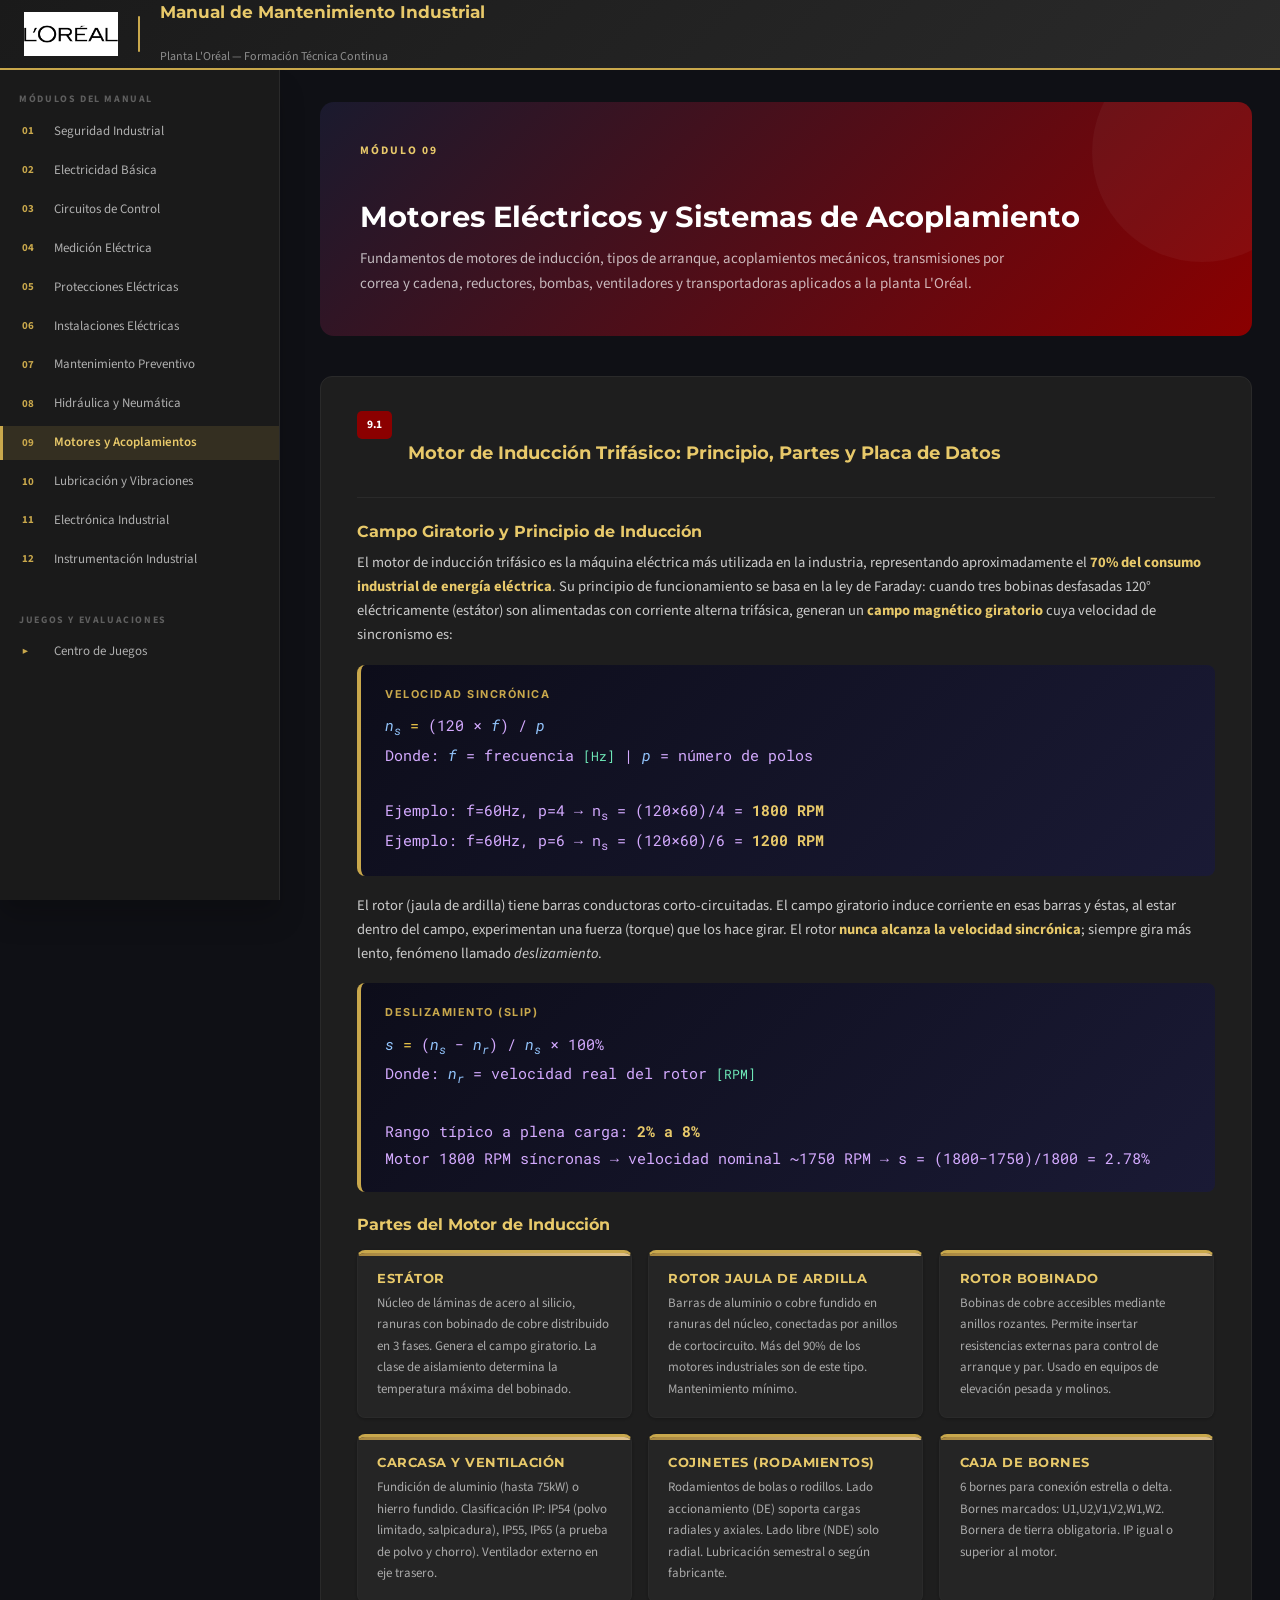
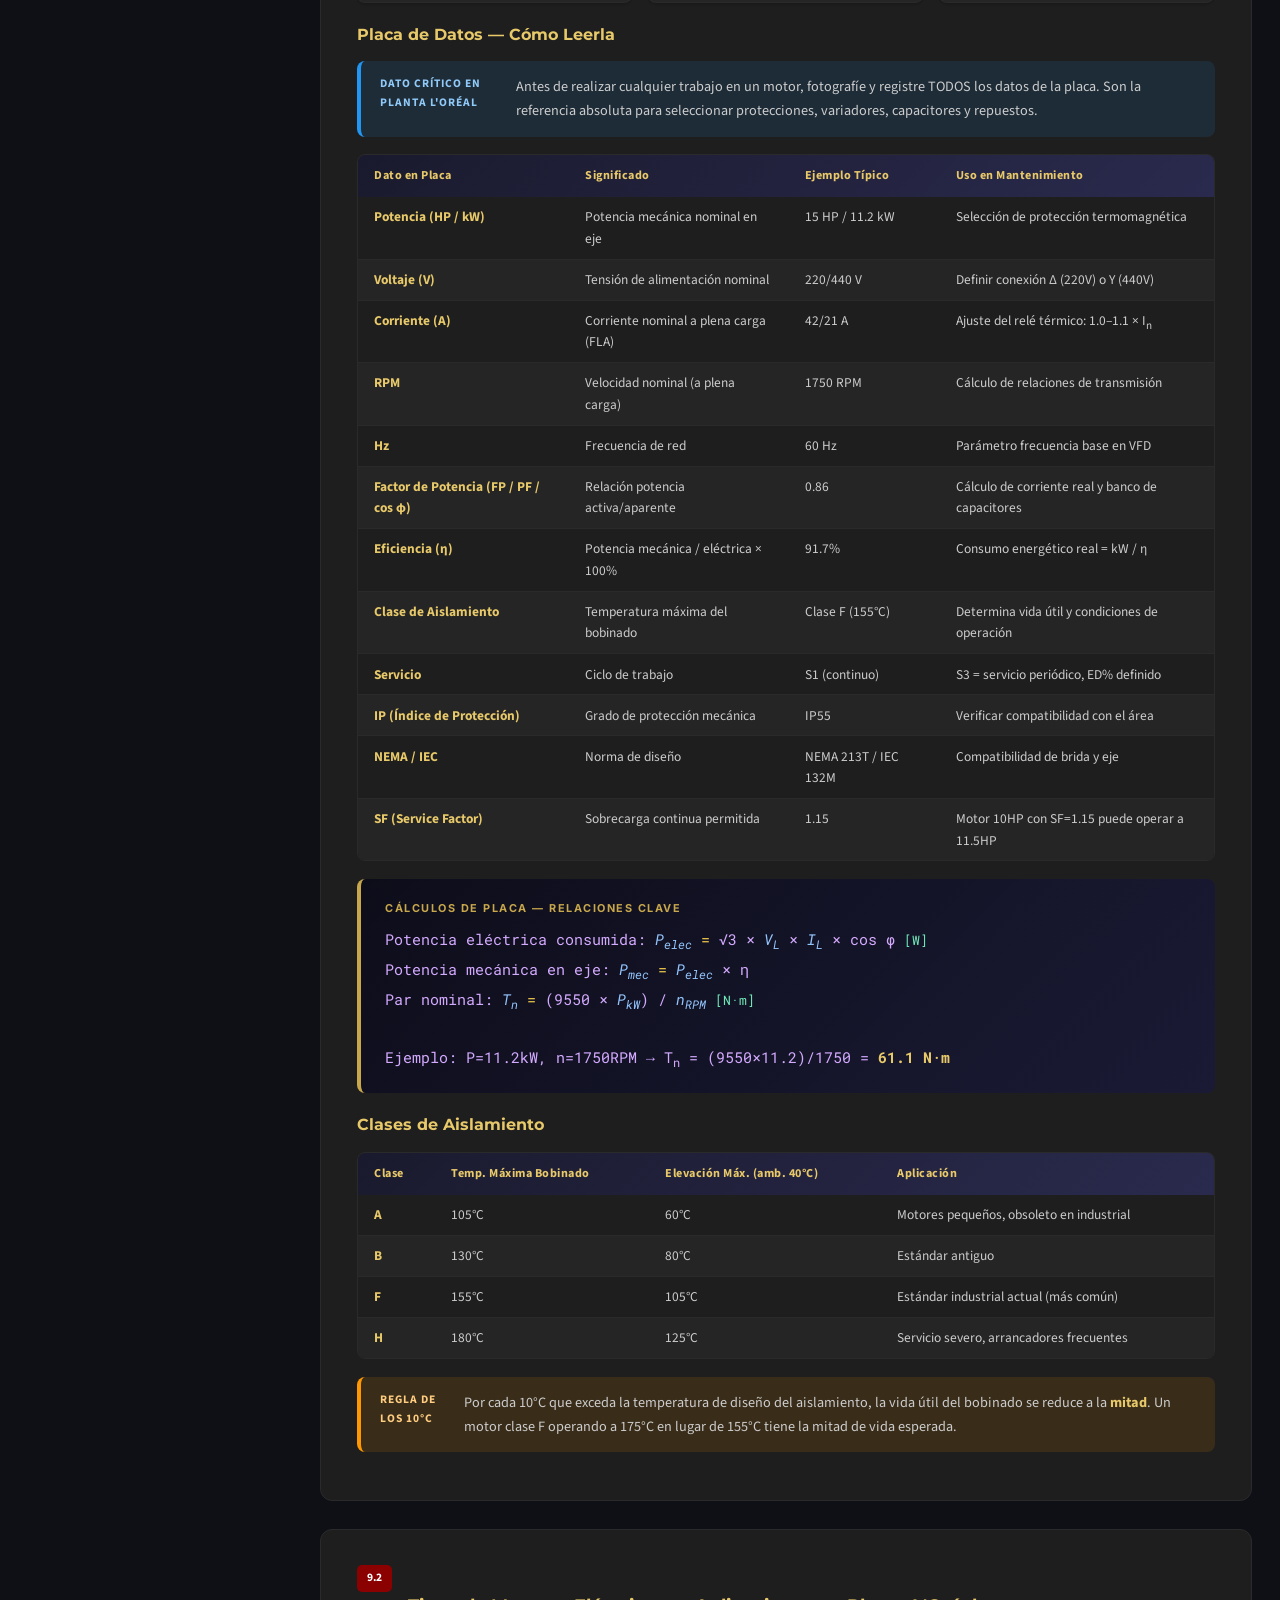
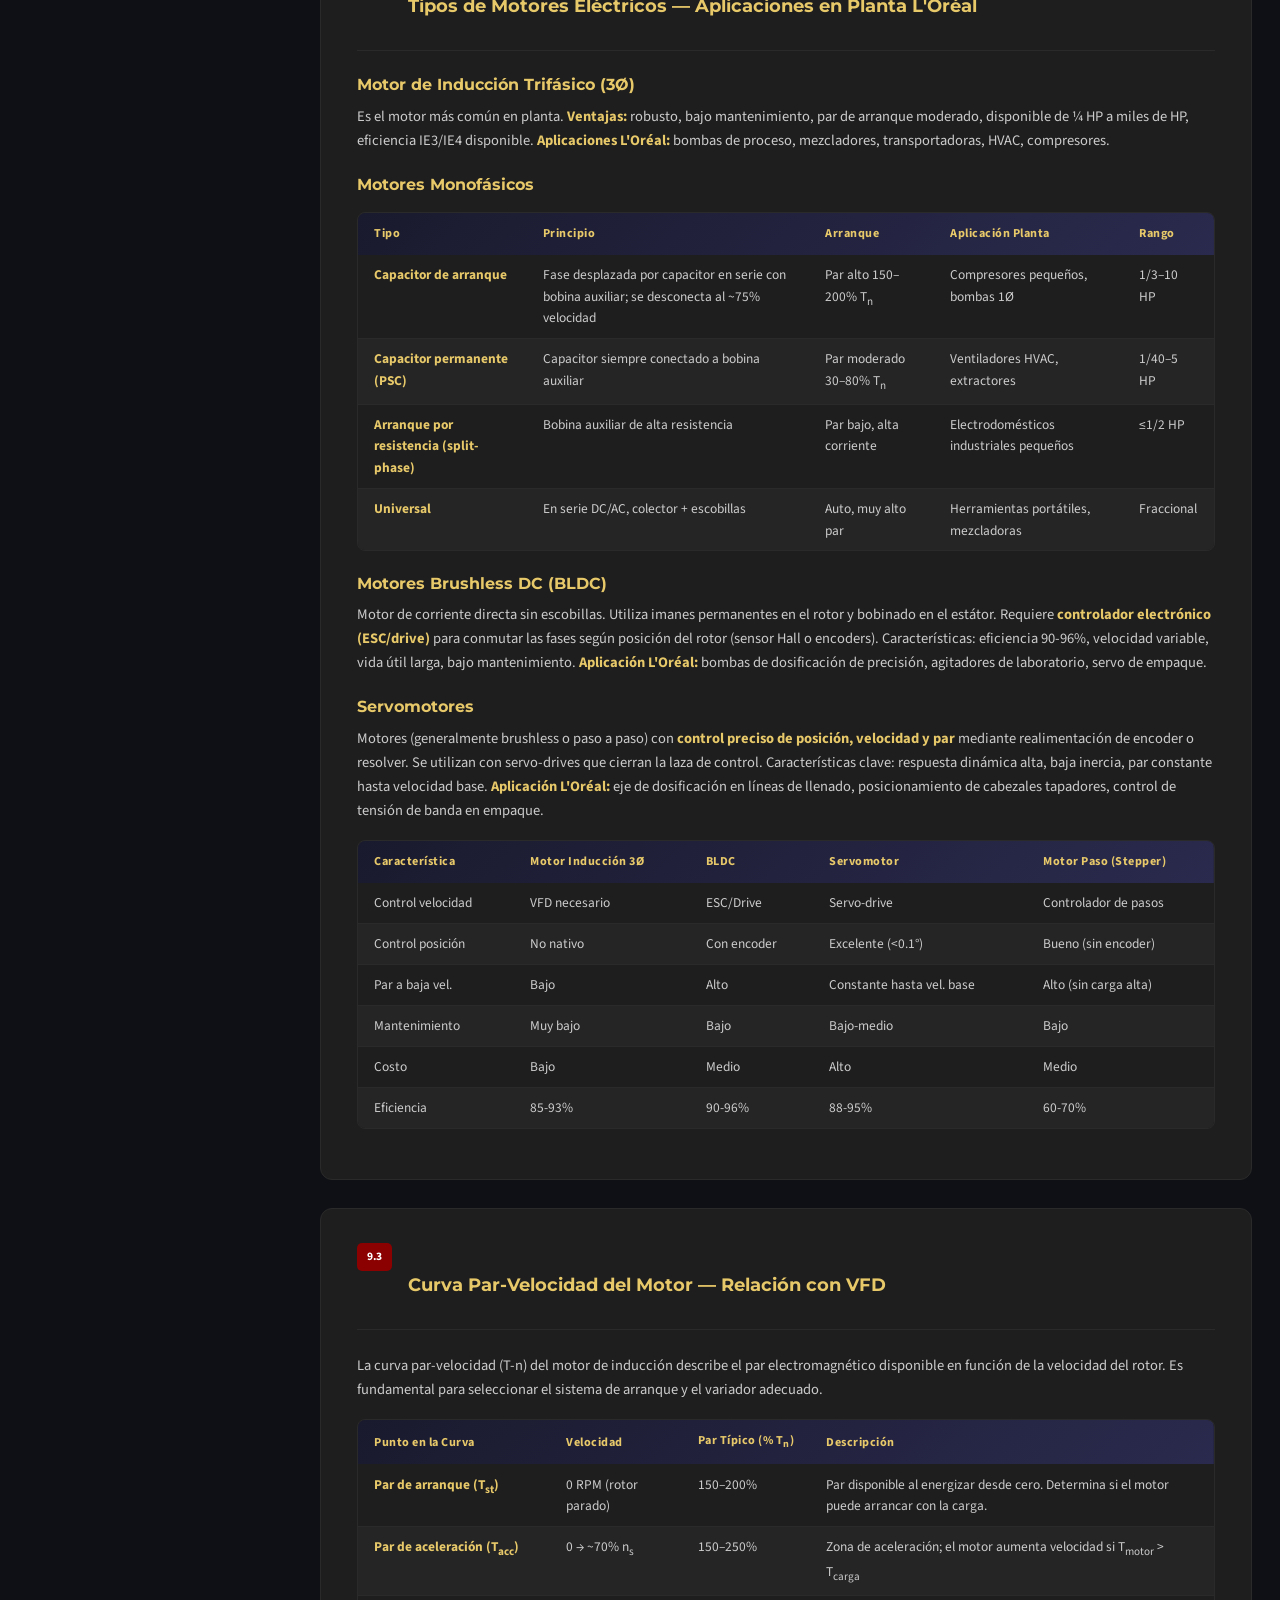
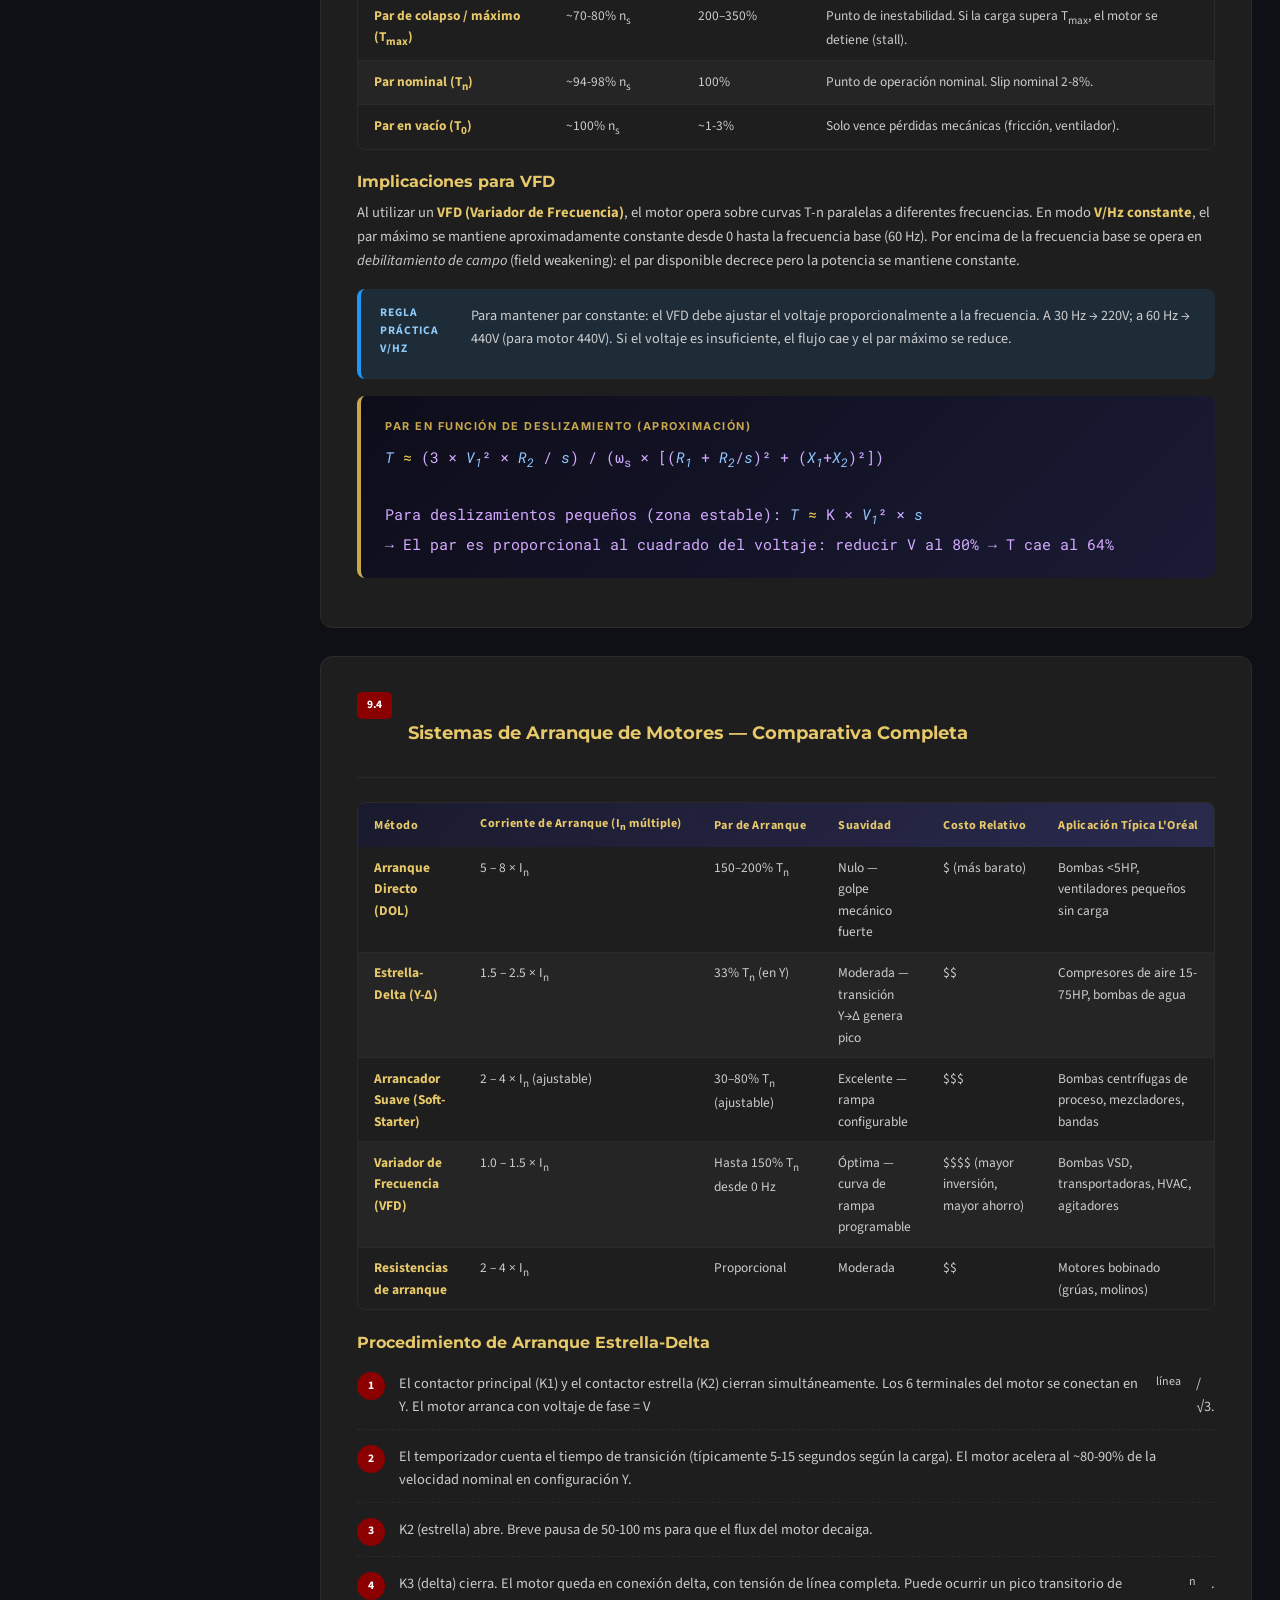
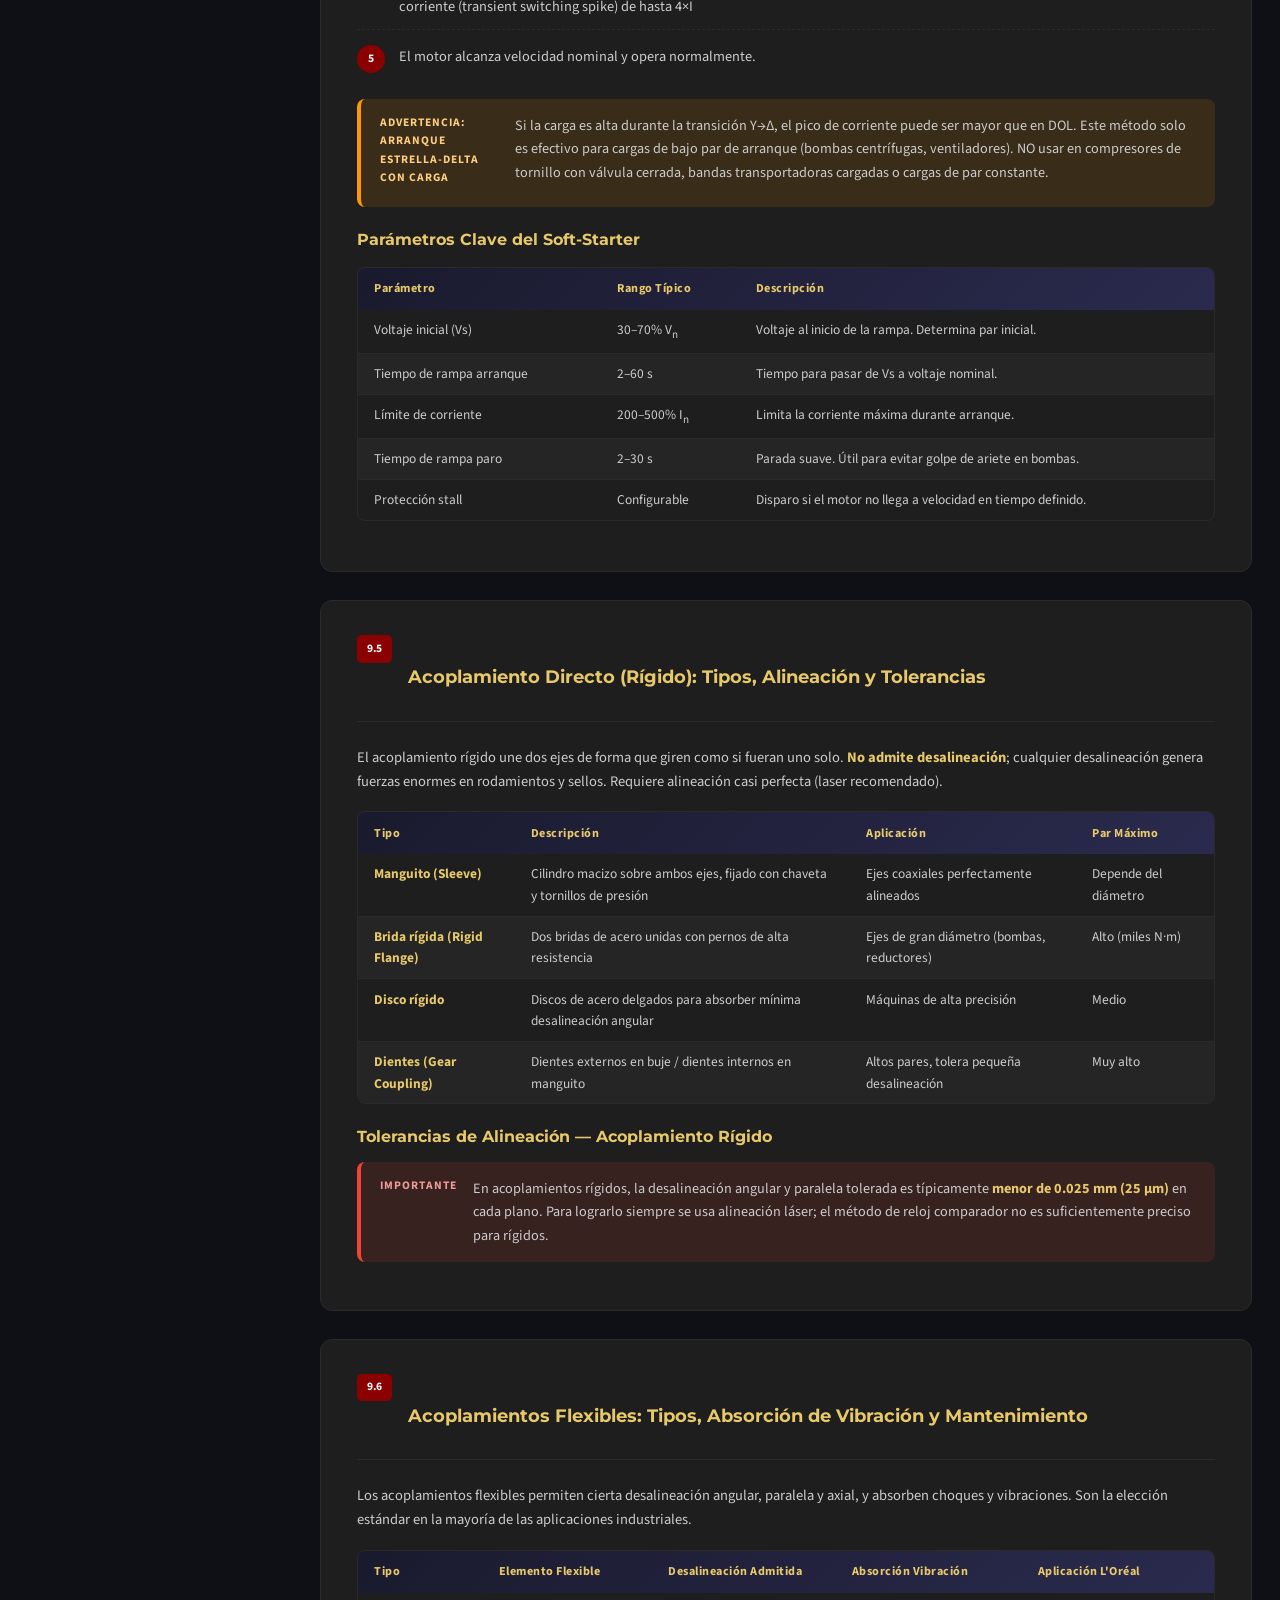
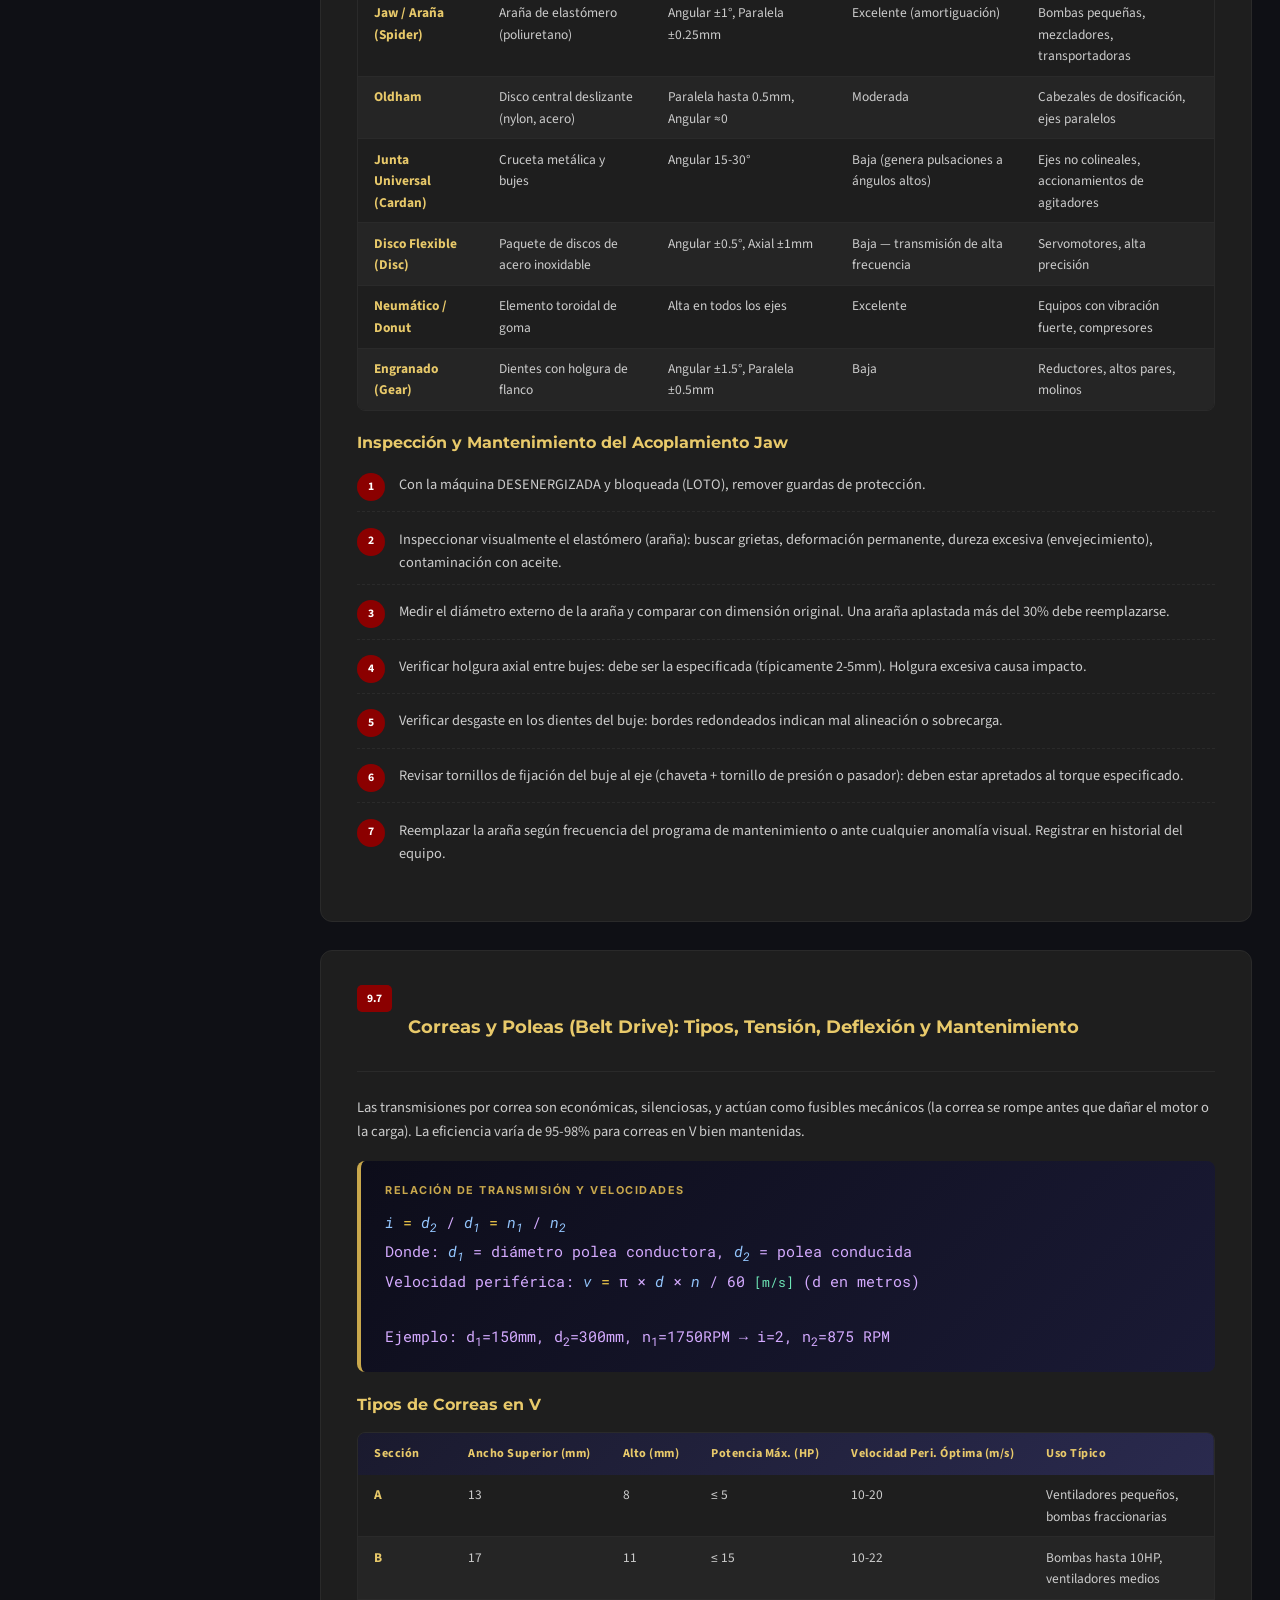
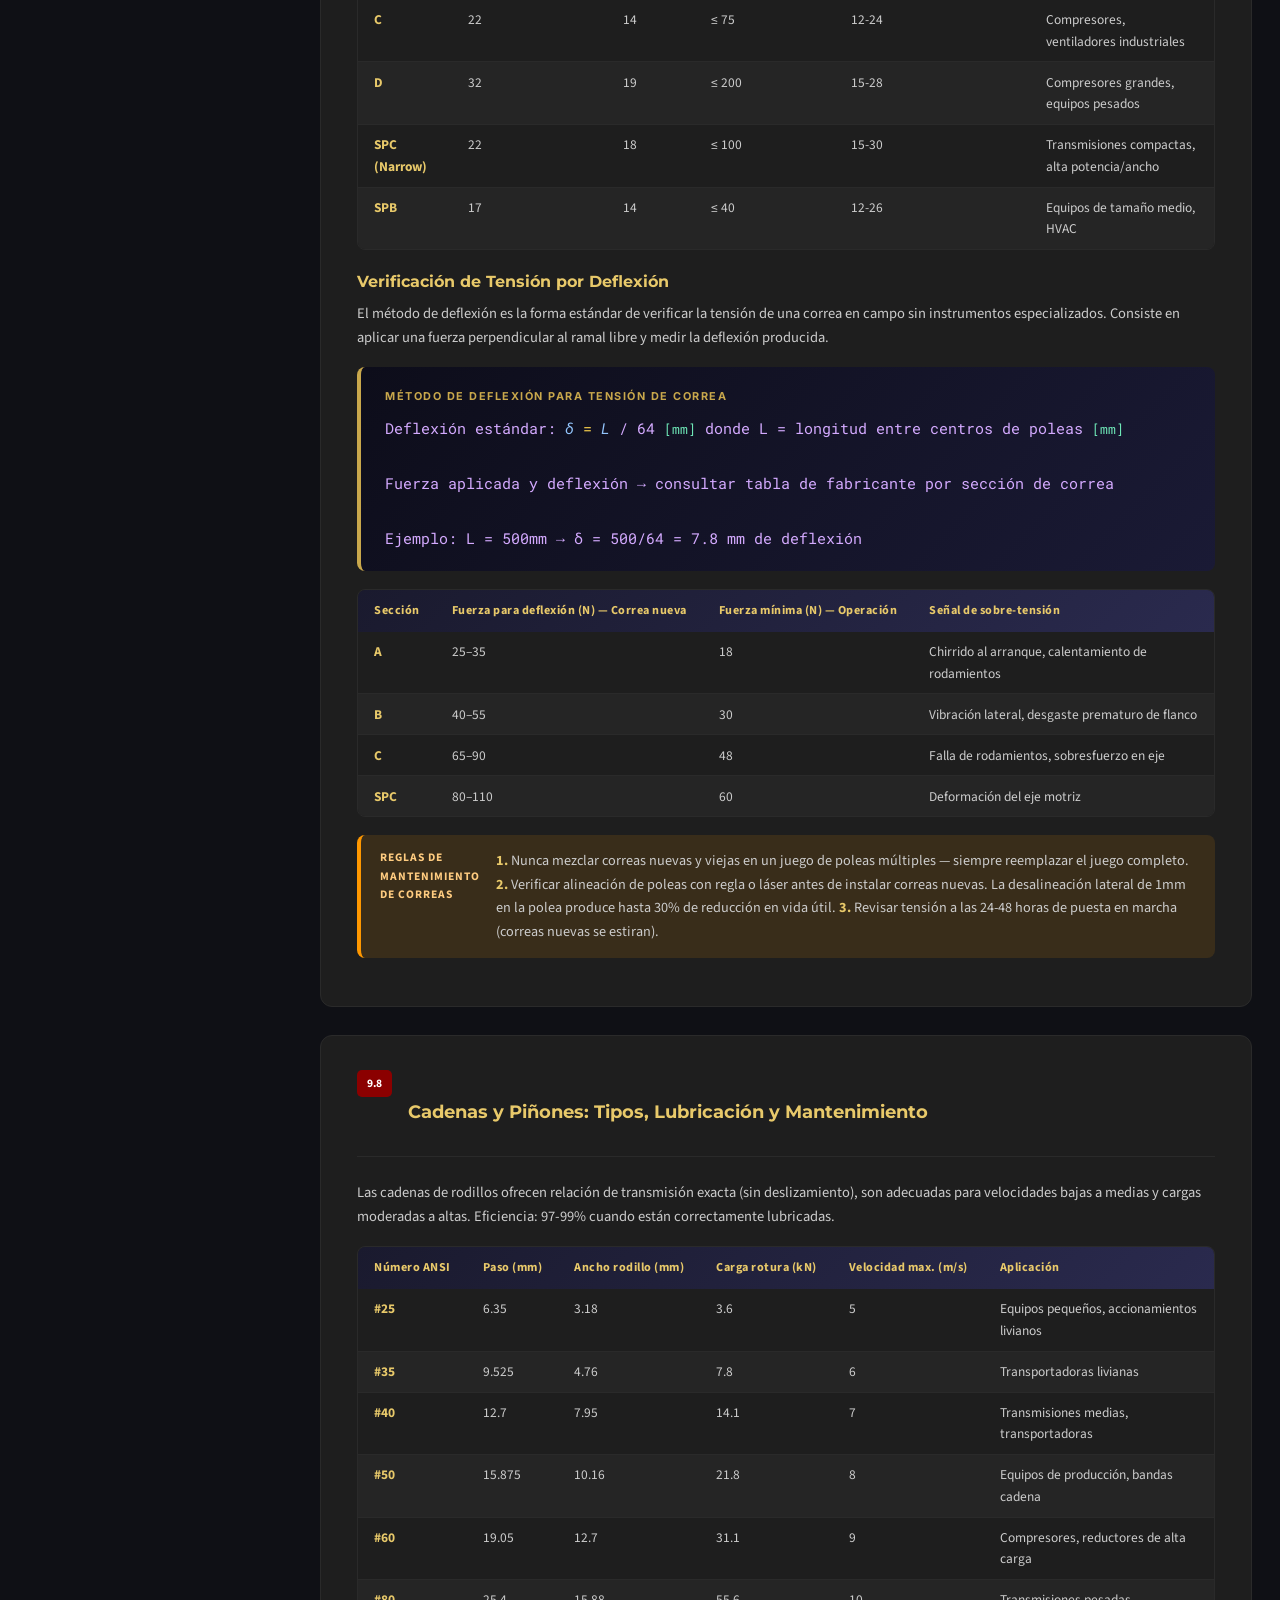
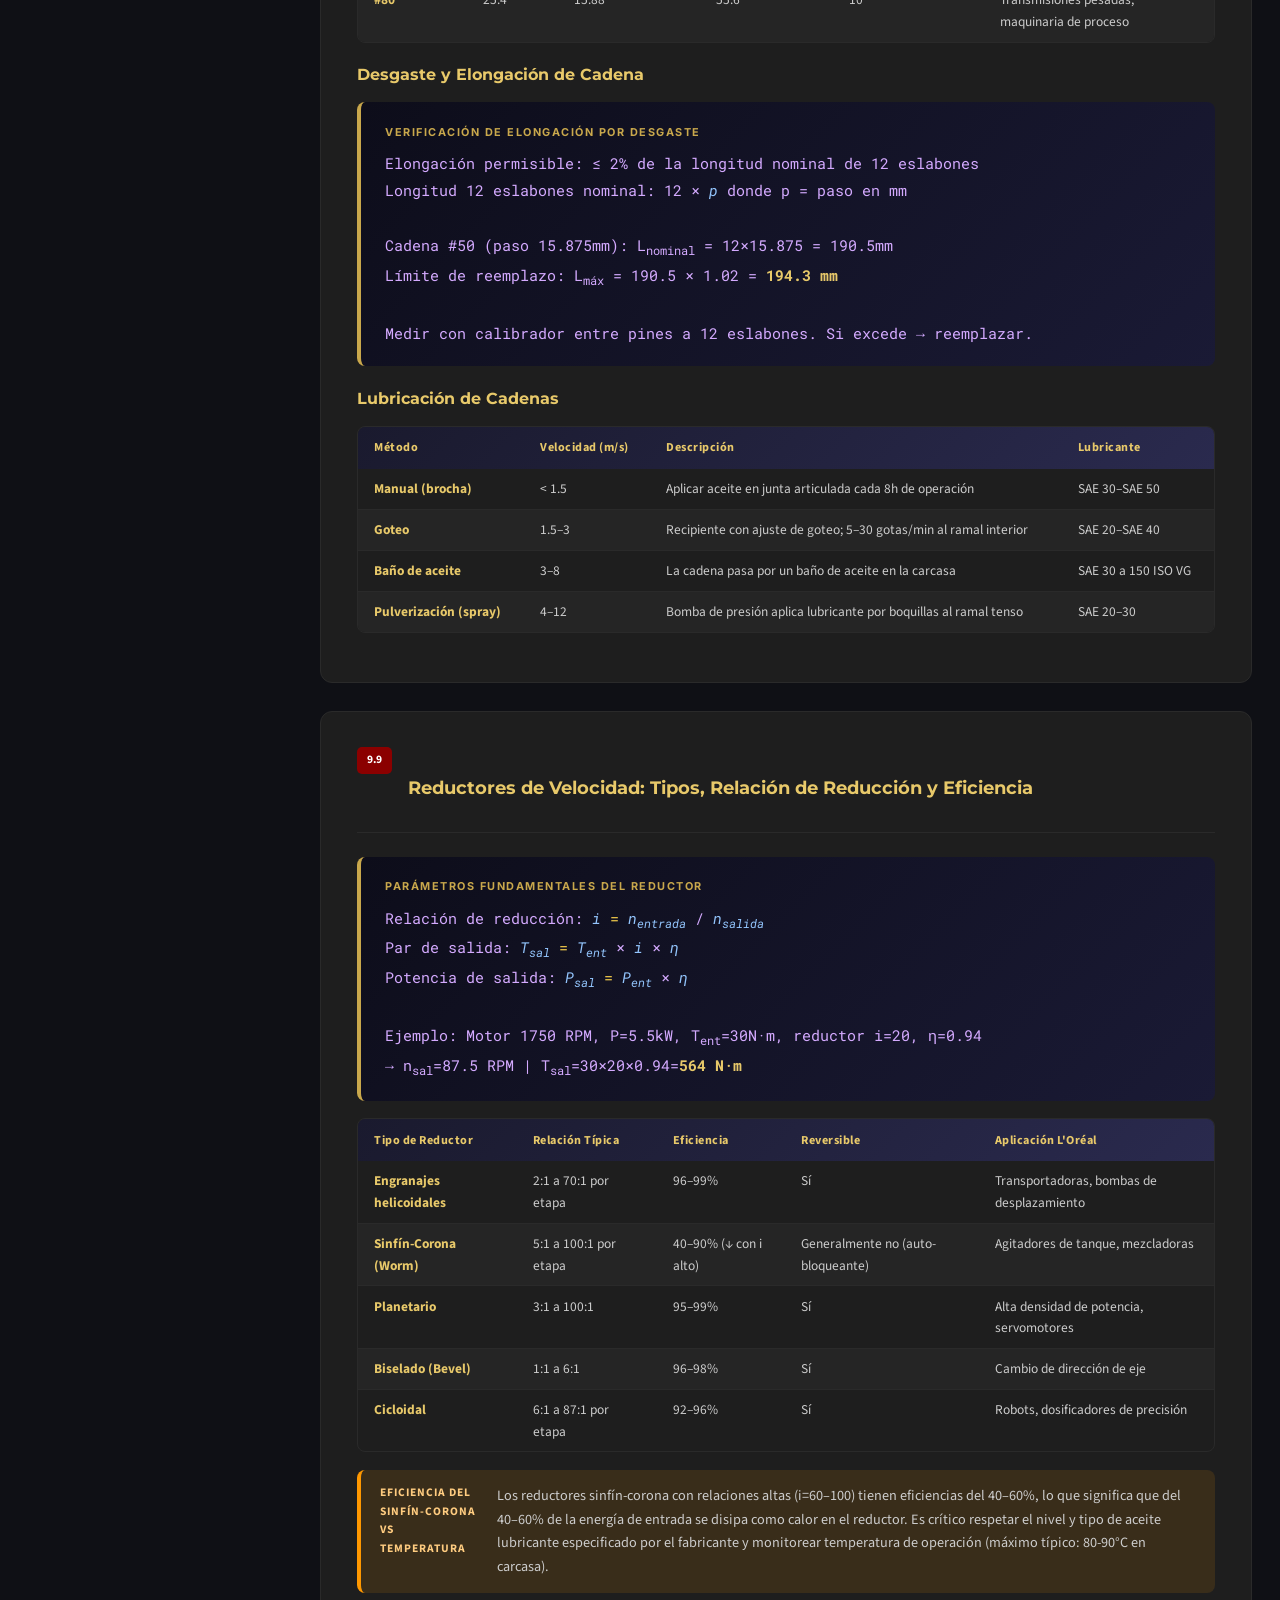
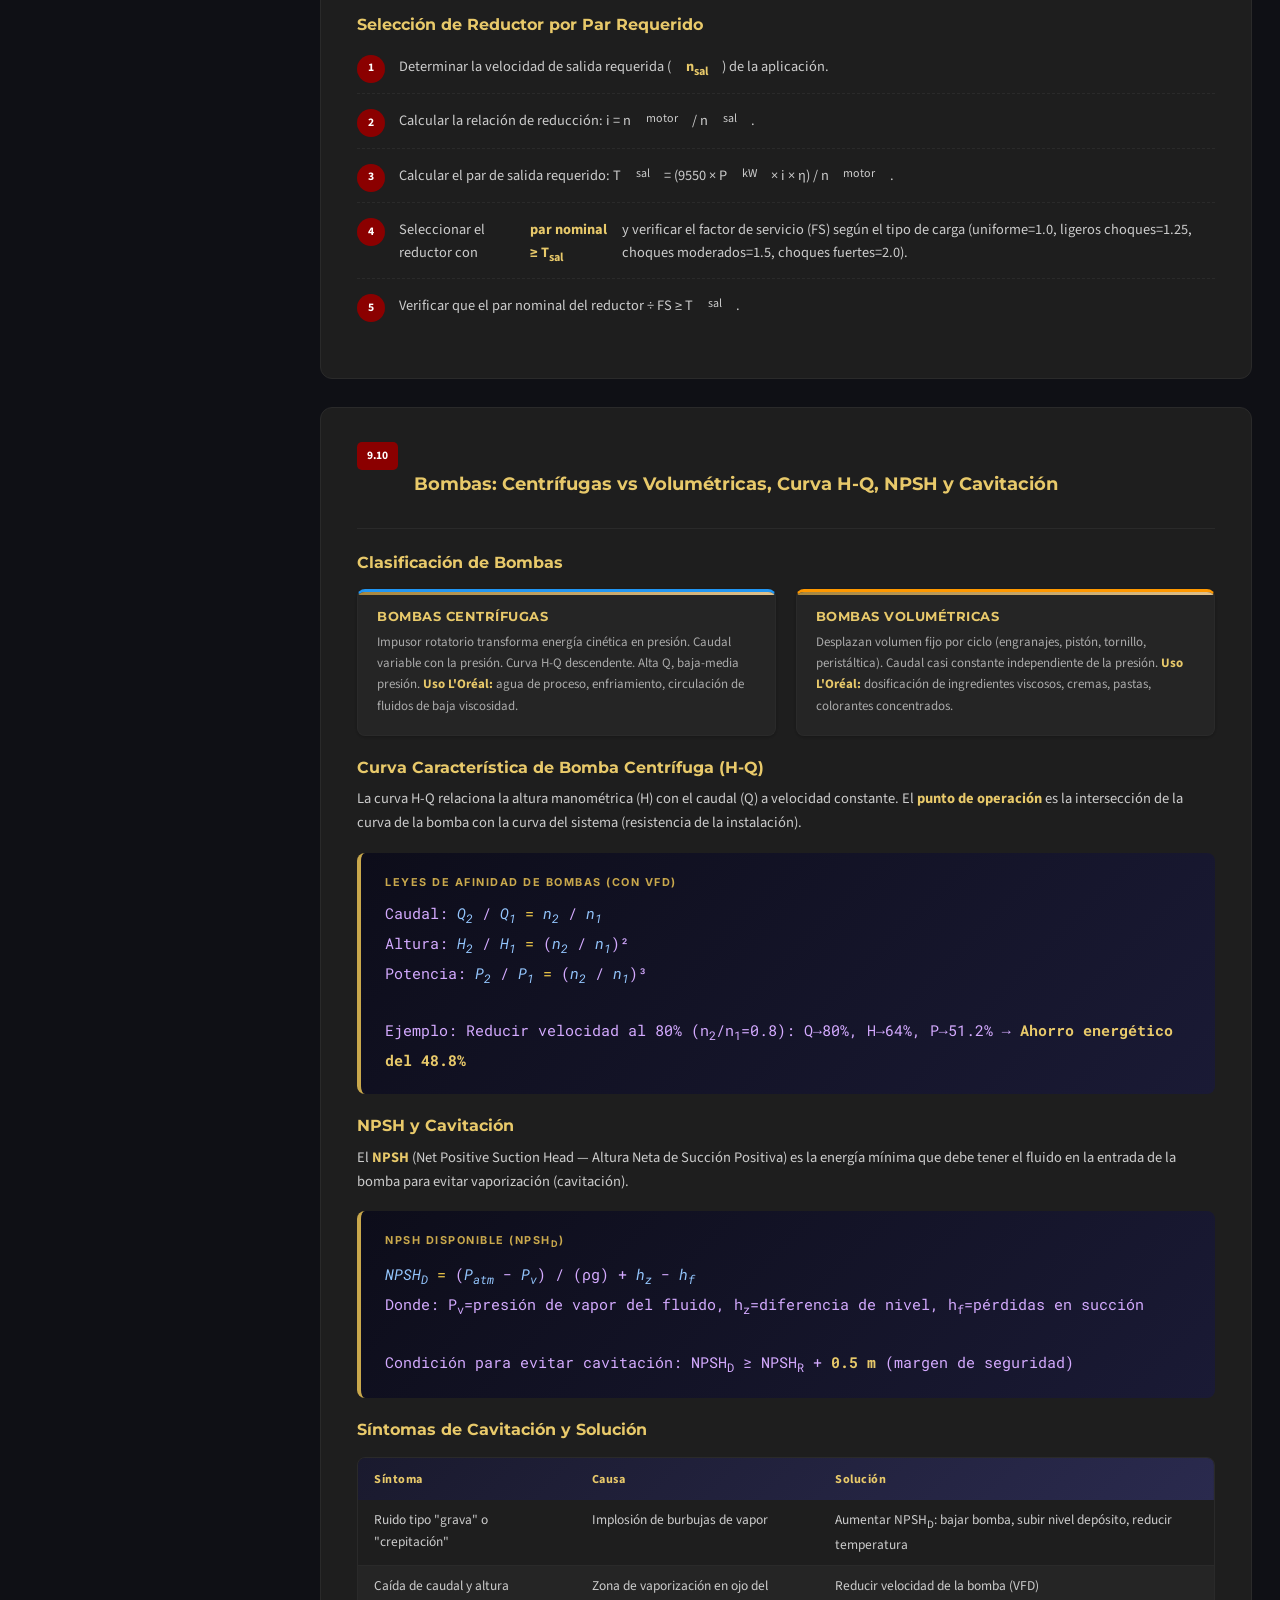
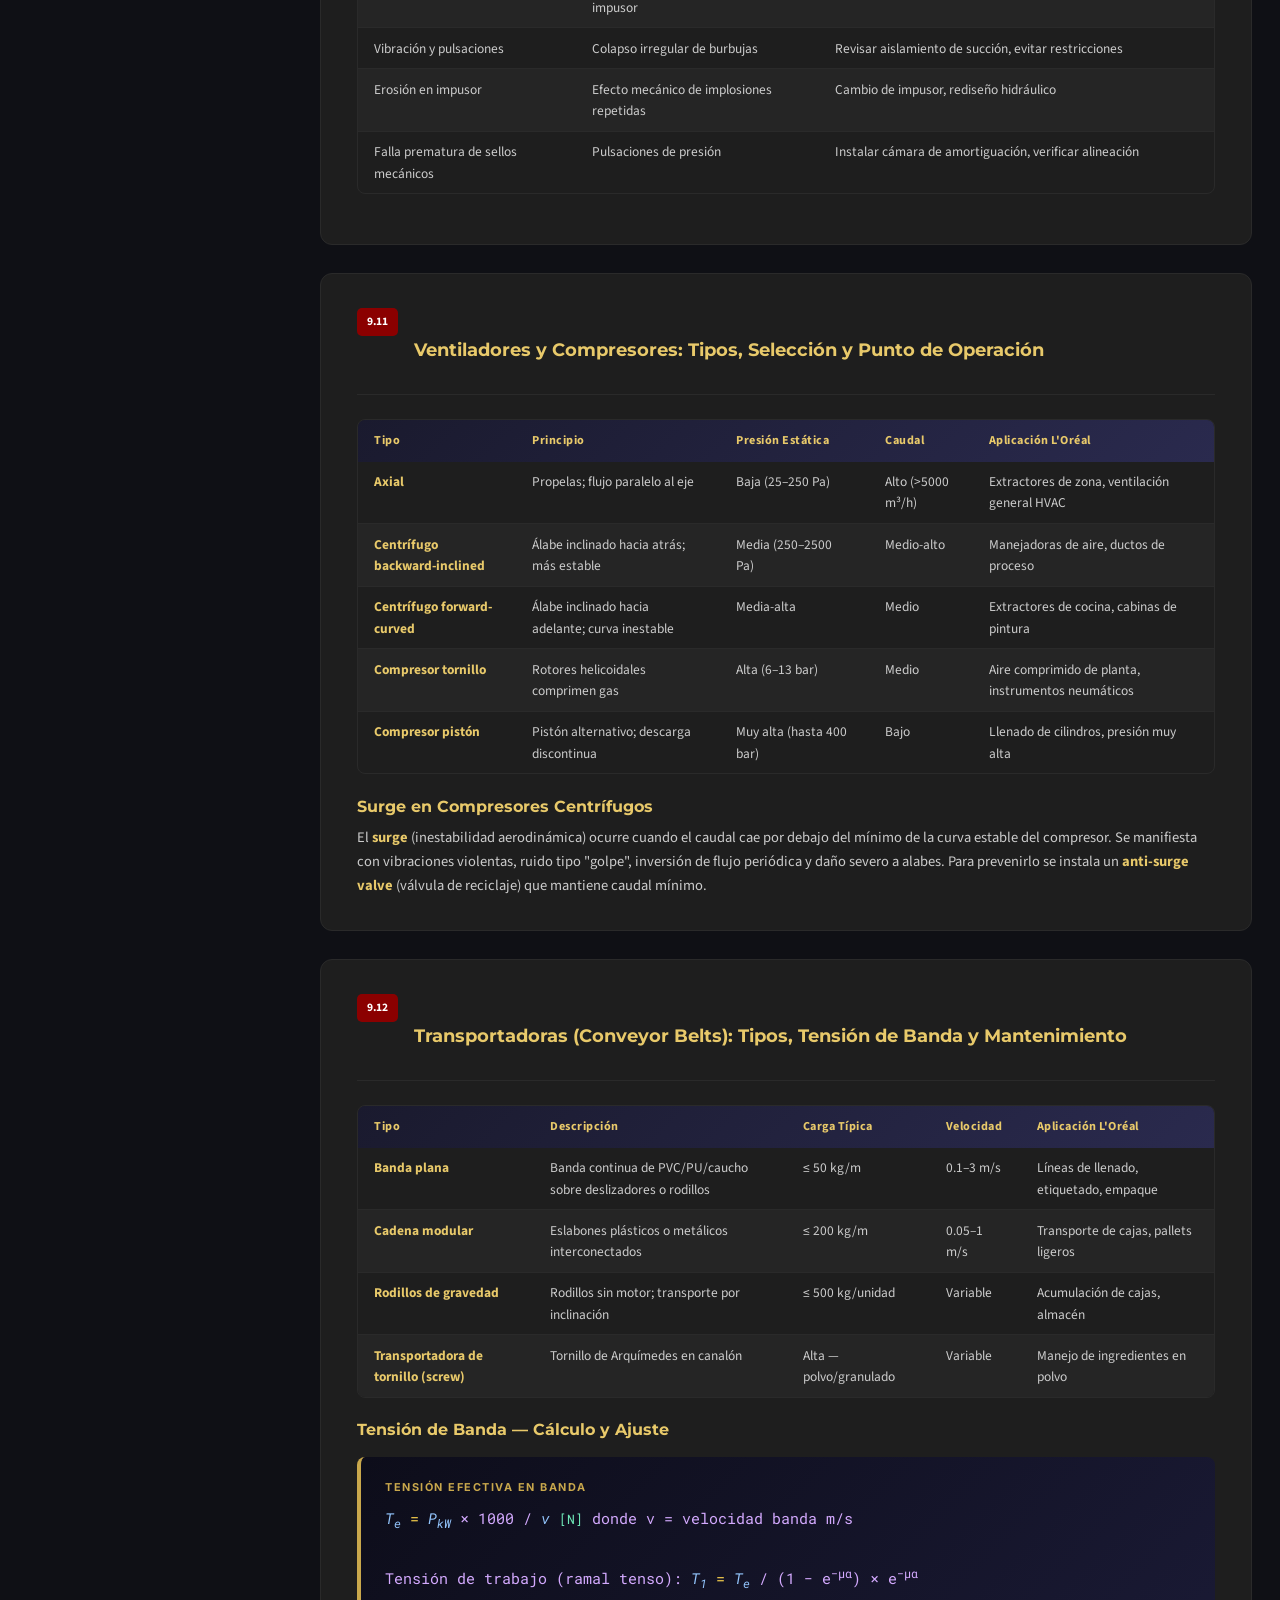
<file: manual_loreal/modulos/09_motores_acoplamiento.html>
<!DOCTYPE html>
<html lang="es">
<head>
  <meta charset="UTF-8">
  <meta name="viewport" content="width=device-width, initial-scale=1.0">
  <title>Módulo 9 — Motores Eléctricos y Sistemas de Acoplamiento | Manual L'Oréal</title>
  <link rel="stylesheet" href="../css/style.css">
  <link rel="preconnect" href="https://fonts.googleapis.com">
  <link rel="preconnect" href="https://fonts.gstatic.com" crossorigin>
  <link href="https://fonts.googleapis.com/css2?family=Inter:wght@300;400;500;600;700&family=Roboto+Mono:wght@400;500&display=swap" rel="stylesheet">
  <style>
    /* Module-level overrides to work with the dark base theme */
    body { background: #0F1015; color: #E0E0E0; }

    .site-header {
      background: linear-gradient(135deg, #1A1A1A 0%, #2A2A2A 100%);
      border-bottom: 2px solid #C9A84C;
      height: 70px; display: flex; align-items: center;
      padding: 0 1.5rem; gap: 1.25rem;
      position: sticky; top: 0; z-index: 100;
    }
    .site-header .logo { height: 44px; width: auto; }
    .header-divider { width: 2px; height: 36px; background: #C9A84C; border-radius: 2px; }
    .header-text h1 { font-size: 1.05rem; font-weight: 700; color: #E8C96A; }
    .header-text p  { font-size: .75rem; color: rgba(255,255,255,.5); }

    .layout { display: flex; min-height: calc(100vh - 70px); }

    /* Sidebar */
    .sidebar {
      width: 275px; background: #1A1A1A; flex-shrink: 0;
      overflow-y: auto; position: sticky; top: 70px;
      height: calc(100vh - 70px); padding-bottom: 2rem;
      border-right: 1px solid #2A2A2A;
    }
    .sidebar-label {
      font-size: .62rem; font-weight: 700; letter-spacing: 1.6px;
      text-transform: uppercase; color: rgba(255,255,255,.3);
      padding: 1.4rem 1.2rem .4rem;
    }
    .sidebar nav ul { list-style: none; padding: 0; }
    .sidebar nav ul li a {
      display: flex; align-items: center; gap: .6rem;
      padding: .52rem 1.2rem; font-size: .81rem;
      color: rgba(255,255,255,.65); text-decoration: none;
      border-left: 3px solid transparent;
      transition: background .18s, color .18s, border-color .18s;
      line-height: 1.35;
    }
    .sidebar nav ul li a:hover { background: #2A2A2A; color: #fff; border-left-color: #C9A84C; }
    .sidebar nav ul li a.active { background: rgba(201,168,76,.15); color: #E8C96A; border-left-color: #C9A84C; font-weight: 600; }
    .sidebar nav ul li a .num { font-size: .68rem; font-weight: 700; color: #C9A84C; min-width: 1.4rem; }

    /* Main */
    .main-content { flex: 1; padding: 2rem 2.5rem 4rem; max-width: 1060px; }

    /* Hero */
    .module-hero {
      background: linear-gradient(135deg, #1A1A2E 0%, #8B0000 100%);
      border-radius: 14px; padding: 2.5rem; margin-bottom: 2.5rem;
      position: relative; overflow: hidden;
    }
    .module-hero::after {
      content: ''; position: absolute; right: -60px; top: -60px;
      width: 220px; height: 220px; background: rgba(255,255,255,.04); border-radius: 50%;
    }
    .module-hero .mod-num { font-size: .72rem; font-weight: 700; letter-spacing: 2px; text-transform: uppercase; color: #E8C96A; margin-bottom: .5rem; }
    .module-hero h2 { font-size: 1.8rem; font-weight: 700; color: #fff; line-height: 1.2; margin-bottom: .75rem; }
    .module-hero p { font-size: .93rem; color: rgba(255,255,255,.7); max-width: 660px; }

    /* Section card */
    .section {
      background: #1E1E1E; border: 1px solid #2A2A2A; border-radius: 12px;
      padding: 2rem 2.25rem; margin-bottom: 1.75rem;
    }
    .section-header { display: flex; align-items: flex-start; gap: 1rem; margin-bottom: 1.5rem; padding-bottom: 1rem; border-bottom: 1px solid #2A2A2A; }
    .sec-num { background: #8B0000; color: #fff; font-size: .72rem; font-weight: 700; padding: .28rem .62rem; border-radius: 5px; flex-shrink: 0; margin-top: .15rem; }
    .section-header h3 { font-size: 1.15rem; font-weight: 700; color: #E8C96A; line-height: 1.3; }

    h4 { font-size: .98rem; font-weight: 700; color: #E8C96A; margin: 1.4rem 0 .6rem; }
    h5 { font-size: .88rem; font-weight: 700; color: #90CAF9; margin: 1rem 0 .4rem; text-transform: uppercase; letter-spacing: .5px; }
    p  { font-size: .91rem; color: #CCC; line-height: 1.65; margin-bottom: .8rem; }
    p:last-child { margin-bottom: 0; }
    strong { color: #E8C96A; }
    ul, ol { padding-left: 1.5rem; margin-bottom: .85rem; }
    ul li, ol li { font-size: .91rem; color: #CCC; margin-bottom: .3rem; }
    ul li::marker { color: #C9A84C; }
    ol li::marker { color: #C9A84C; font-weight: 700; }

    /* Table */
    .table-wrapper { overflow-x: auto; margin: 1.1rem 0; border-radius: 8px; border: 1px solid #2A2A2A; }
    table { width: 100%; border-collapse: collapse; font-size: .84rem; }
    thead tr { background: linear-gradient(135deg, #1A1A2E, #2A2A4E); }
    thead th { padding: .7rem 1rem; text-align: left; font-weight: 700; font-size: .76rem; letter-spacing: .5px; color: #E8C96A; white-space: nowrap; }
    tbody tr { border-bottom: 1px solid #2A2A2A; }
    tbody tr:last-child { border-bottom: none; }
    tbody tr:nth-child(even) { background: #252525; }
    tbody tr:hover { background: #2A2A3A; }
    tbody td { padding: .58rem 1rem; color: #CCC; vertical-align: top; }
    tbody td strong { color: #E8C96A; }

    /* Formula */
    .formula-block {
      background: linear-gradient(135deg, #0D0D1A, #1A1A35);
      border-left: 4px solid #C9A84C;
      border-radius: 8px; padding: 1.2rem 1.5rem; margin: 1.1rem 0;
      font-family: 'Roboto Mono', monospace; font-size: .93rem;
      color: #D4AAFF; line-height: 1.85;
    }
    .formula-block .ftitle { font-family: 'Inter', sans-serif; font-size: .68rem; text-transform: uppercase; letter-spacing: 1.5px; color: #C9A84C; margin-bottom: .5rem; display: block; font-weight: 700; }
    .formula-block .var { color: #93C5FD; font-style: italic; }
    .formula-block .unit { color: #6EE7B7; font-size: .81rem; }
    .formula-block .eq { color: #FCD34D; }

    /* Callouts */
    .callout { border-radius: 8px; padding: .9rem 1.2rem; margin: 1rem 0; border-left: 4px solid; font-size: .89rem; }
    .callout p { font-size: .89rem; margin-bottom: 0; }
    .callout .ctitle { font-weight: 700; font-size: .72rem; text-transform: uppercase; letter-spacing: 1px; margin-bottom: .35rem; display: block; }
    .ci { background: rgba(33,150,243,.12); border-color: #2196F3; color: #90CAF9; }
    .cw { background: rgba(255,152,0,.12); border-color: #FF9800; color: #FFCC80; }
    .cd { background: rgba(244,67,54,.12); border-color: #F44336; color: #EF9A9A; }
    .cs { background: rgba(76,175,80,.12); border-color: #4CAF50; color: #A5D6A7; }
    .cf { background: rgba(156,39,176,.12); border-color: #9C27B0; color: #CE93D8; }

    /* Procedure */
    .procedure { counter-reset: step; list-style: none; padding: 0; }
    .procedure li { counter-increment: step; display: flex; gap: .9rem; align-items: flex-start; padding: .65rem 0; border-bottom: 1px dashed #2A2A2A; font-size: .9rem; color: #CCC; }
    .procedure li:last-child { border-bottom: none; }
    .procedure li::before { content: counter(step); background: #8B0000; color: #fff; font-size: .73rem; font-weight: 700; min-width: 1.75rem; height: 1.75rem; border-radius: 50%; display: flex; align-items: center; justify-content: center; flex-shrink: 0; }

    /* Cards grid */
    .card-grid { display: grid; grid-template-columns: repeat(auto-fill, minmax(215px,1fr)); gap: 1rem; margin: 1rem 0; }
    .card { background: #252525; border: 1px solid #2A2A2A; border-radius: 8px; padding: 1.1rem 1.2rem; border-top: 3px solid #C9A84C; }
    .card h5 { margin-top: 0; color: #E8C96A; font-size: .8rem; }
    .card p  { font-size: .81rem; color: #AAA; margin-bottom: 0; }

    /* Two col */
    .two-col { display: grid; grid-template-columns: 1fr 1fr; gap: 1.25rem; margin: 1rem 0; }
    @media (max-width: 680px) { .two-col { grid-template-columns: 1fr; } }

    /* Eval */
    .eval-section { background: linear-gradient(135deg, #111120, #1A1A3A); border-radius: 12px; padding: 2rem 2.25rem; margin-bottom: 1.75rem; }
    .eval-section h3 { color: #E8C96A; font-size: 1.12rem; margin-bottom: 1.5rem; }
    .question { background: rgba(255,255,255,.05); border-radius: 8px; padding: .95rem 1.2rem; margin-bottom: .85rem; border-left: 3px solid #C9A84C; }
    .question .qtext { color: rgba(255,255,255,.9); font-size: .89rem; font-weight: 600; margin-bottom: .45rem; }
    .question .opts { list-style: none; padding: 0; }
    .question .opts li { font-size: .84rem; color: rgba(255,255,255,.6); padding: .18rem 0; margin: 0; }
    .question .opts li.correct { color: #81C784; font-weight: 600; }
    .question .opts li.correct::before { content: '✓ '; }

    /* Glossary */
    .glosario-grid { display: grid; grid-template-columns: repeat(auto-fill, minmax(270px,1fr)); gap: .8rem; margin: 1rem 0; }
    .gterm { background: #252525; border: 1px solid #2A2A2A; border-radius: 8px; padding: .8rem 1rem; }
    .gterm dt { font-weight: 700; font-size: .84rem; color: #C9A84C; margin-bottom: .22rem; }
    .gterm dd { font-size: .81rem; color: #AAA; margin: 0; }

    /* Footer */
    .site-footer { background: #111; color: rgba(255,255,255,.4); text-align: center; padding: 1.2rem; font-size: .76rem; border-top: 1px solid #2A2A2A; }

    /* Sidebar scrollbar */
    .sidebar::-webkit-scrollbar { width: 4px; }
    .sidebar::-webkit-scrollbar-thumb { background: rgba(201,168,76,.3); border-radius: 2px; }
  </style>
</head>
<body>

<!-- ═══════════════════════════════════════════════════════════
     HEADER
═══════════════════════════════════════════════════════════ -->
<header class="site-header">
  <img src="../img/image.png" alt="L'Oréal" class="logo">
  <div class="header-divider"></div>
  <div class="header-text">
    <h1>Manual de Mantenimiento Industrial</h1>
    <p>Planta L'Oréal — Formación Técnica Continua</p>
  </div>
</header>

<div class="layout">

<!-- ═══════════════════════════════════════════════════════════
     SIDEBAR
═══════════════════════════════════════════════════════════ -->
<aside class="sidebar">
  <div class="sidebar-label">Módulos del Manual</div>
  <nav>
    <ul>
      <li><a href="01_seguridad.html"><span class="num">01</span>Seguridad Industrial</a></li>
      <li><a href="02_electricidad_basica.html"><span class="num">02</span>Electricidad Básica</a></li>
      <li><a href="03_circuitos_control.html"><span class="num">03</span>Circuitos de Control</a></li>
      <li><a href="04_medicion.html"><span class="num">04</span>Medición Eléctrica</a></li>
      <li><a href="05_protecciones.html"><span class="num">05</span>Protecciones Eléctricas</a></li>
      <li><a href="06_instalaciones.html"><span class="num">06</span>Instalaciones Eléctricas</a></li>
      <li><a href="07_mantenimiento_prev.html"><span class="num">07</span>Mantenimiento Preventivo</a></li>
      <li><a href="08_hidraulica_neumatica.html"><span class="num">08</span>Hidráulica y Neumática</a></li>
      <li><a href="09_motores_acoplamiento.html" class="active"><span class="num">09</span>Motores y Acoplamientos</a></li>
      <li><a href="10_lubricacion_vibracion.html"><span class="num">10</span>Lubricación y Vibraciones</a></li>
      <li><a href="11_electronica_industrial.html"><span class="num">11</span>Electrónica Industrial</a></li>
      <li><a href="12_instrumentacion.html"><span class="num">12</span>Instrumentación Industrial</a></li>
    </ul>
  </nav>
  <div class="sidebar-label">Juegos y Evaluaciones</div>
  <nav>
    <ul>
      <li><a href="../juegos/index.html"><span class="num">▶</span>Centro de Juegos</a></li>
    </ul>
  </nav>
</aside>

<!-- ═══════════════════════════════════════════════════════════
     MAIN CONTENT
═══════════════════════════════════════════════════════════ -->
<main class="main-content">

  <!-- HERO -->
  <div class="module-hero">
    <div class="mod-num">Módulo 09</div>
    <h2>Motores Eléctricos y Sistemas de Acoplamiento</h2>
    <p>Fundamentos de motores de inducción, tipos de arranque, acoplamientos mecánicos, transmisiones por correa y cadena, reductores, bombas, ventiladores y transportadoras aplicados a la planta L'Oréal.</p>
  </div>

  <!-- ═══ 9.1 MOTOR DE INDUCCIÓN TRIFÁSICO ═══ -->
  <div class="section" id="s91">
    <div class="section-header">
      <span class="sec-num">9.1</span>
      <h3>Motor de Inducción Trifásico: Principio, Partes y Placa de Datos</h3>
    </div>

    <h4>Campo Giratorio y Principio de Inducción</h4>
    <p>El motor de inducción trifásico es la máquina eléctrica más utilizada en la industria, representando aproximadamente el <strong>70% del consumo industrial de energía eléctrica</strong>. Su principio de funcionamiento se basa en la ley de Faraday: cuando tres bobinas desfasadas 120° eléctricamente (estátor) son alimentadas con corriente alterna trifásica, generan un <strong>campo magnético giratorio</strong> cuya velocidad de sincronismo es:</p>

    <div class="formula-block">
      <span class="ftitle">Velocidad sincrónica</span>
      <span class="var">n<sub>s</sub></span> <span class="eq">=</span> (120 × <span class="var">f</span>) / <span class="var">p</span>
      <br>
      Donde: <span class="var">f</span> = frecuencia <span class="unit">[Hz]</span> | <span class="var">p</span> = número de polos
      <br><br>
      Ejemplo: f=60Hz, p=4 → n<sub>s</sub> = (120×60)/4 = <strong>1800 RPM</strong>
      <br>
      Ejemplo: f=60Hz, p=6 → n<sub>s</sub> = (120×60)/6 = <strong>1200 RPM</strong>
    </div>

    <p>El rotor (jaula de ardilla) tiene barras conductoras corto-circuitadas. El campo giratorio induce corriente en esas barras y éstas, al estar dentro del campo, experimentan una fuerza (torque) que los hace girar. El rotor <strong>nunca alcanza la velocidad sincrónica</strong>; siempre gira más lento, fenómeno llamado <em>deslizamiento</em>.</p>

    <div class="formula-block">
      <span class="ftitle">Deslizamiento (Slip)</span>
      <span class="var">s</span> <span class="eq">=</span> (<span class="var">n<sub>s</sub></span> − <span class="var">n<sub>r</sub></span>) / <span class="var">n<sub>s</sub></span> × 100%
      <br>
      Donde: <span class="var">n<sub>r</sub></span> = velocidad real del rotor <span class="unit">[RPM]</span>
      <br><br>
      Rango típico a plena carga: <strong>2% a 8%</strong>
      <br>
      Motor 1800 RPM síncronas → velocidad nominal ~1750 RPM → s = (1800−1750)/1800 = 2.78%
    </div>

    <h4>Partes del Motor de Inducción</h4>
    <div class="card-grid">
      <div class="card">
        <h5>Estátor</h5>
        <p>Núcleo de láminas de acero al silicio, ranuras con bobinado de cobre distribuido en 3 fases. Genera el campo giratorio. La clase de aislamiento determina la temperatura máxima del bobinado.</p>
      </div>
      <div class="card">
        <h5>Rotor Jaula de Ardilla</h5>
        <p>Barras de aluminio o cobre fundido en ranuras del núcleo, conectadas por anillos de cortocircuito. Más del 90% de los motores industriales son de este tipo. Mantenimiento mínimo.</p>
      </div>
      <div class="card">
        <h5>Rotor Bobinado</h5>
        <p>Bobinas de cobre accesibles mediante anillos rozantes. Permite insertar resistencias externas para control de arranque y par. Usado en equipos de elevación pesada y molinos.</p>
      </div>
      <div class="card">
        <h5>Carcasa y Ventilación</h5>
        <p>Fundición de aluminio (hasta 75kW) o hierro fundido. Clasificación IP: IP54 (polvo limitado, salpicadura), IP55, IP65 (a prueba de polvo y chorro). Ventilador externo en eje trasero.</p>
      </div>
      <div class="card">
        <h5>Cojinetes (Rodamientos)</h5>
        <p>Rodamientos de bolas o rodillos. Lado accionamiento (DE) soporta cargas radiales y axiales. Lado libre (NDE) solo radial. Lubricación semestral o según fabricante.</p>
      </div>
      <div class="card">
        <h5>Caja de Bornes</h5>
        <p>6 bornes para conexión estrella o delta. Bornes marcados: U1,U2,V1,V2,W1,W2. Bornera de tierra obligatoria. IP igual o superior al motor.</p>
      </div>
    </div>

    <h4>Placa de Datos — Cómo Leerla</h4>
    <div class="callout ci">
      <span class="ctitle">Dato crítico en planta L'Oréal</span>
      <p>Antes de realizar cualquier trabajo en un motor, fotografíe y registre TODOS los datos de la placa. Son la referencia absoluta para seleccionar protecciones, variadores, capacitores y repuestos.</p>
    </div>

    <div class="table-wrapper">
      <table>
        <thead>
          <tr>
            <th>Dato en Placa</th><th>Significado</th><th>Ejemplo Típico</th><th>Uso en Mantenimiento</th>
          </tr>
        </thead>
        <tbody>
          <tr><td><strong>Potencia (HP / kW)</strong></td><td>Potencia mecánica nominal en eje</td><td>15 HP / 11.2 kW</td><td>Selección de protección termomagnética</td></tr>
          <tr><td><strong>Voltaje (V)</strong></td><td>Tensión de alimentación nominal</td><td>220/440 V</td><td>Definir conexión Δ (220V) o Y (440V)</td></tr>
          <tr><td><strong>Corriente (A)</strong></td><td>Corriente nominal a plena carga (FLA)</td><td>42/21 A</td><td>Ajuste del relé térmico: 1.0–1.1 × I<sub>n</sub></td></tr>
          <tr><td><strong>RPM</strong></td><td>Velocidad nominal (a plena carga)</td><td>1750 RPM</td><td>Cálculo de relaciones de transmisión</td></tr>
          <tr><td><strong>Hz</strong></td><td>Frecuencia de red</td><td>60 Hz</td><td>Parámetro frecuencia base en VFD</td></tr>
          <tr><td><strong>Factor de Potencia (FP / PF / cos φ)</strong></td><td>Relación potencia activa/aparente</td><td>0.86</td><td>Cálculo de corriente real y banco de capacitores</td></tr>
          <tr><td><strong>Eficiencia (η)</strong></td><td>Potencia mecánica / eléctrica × 100%</td><td>91.7%</td><td>Consumo energético real = kW / η</td></tr>
          <tr><td><strong>Clase de Aislamiento</strong></td><td>Temperatura máxima del bobinado</td><td>Clase F (155°C)</td><td>Determina vida útil y condiciones de operación</td></tr>
          <tr><td><strong>Servicio</strong></td><td>Ciclo de trabajo</td><td>S1 (continuo)</td><td>S3 = servicio periódico, ED% definido</td></tr>
          <tr><td><strong>IP (Índice de Protección)</strong></td><td>Grado de protección mecánica</td><td>IP55</td><td>Verificar compatibilidad con el área</td></tr>
          <tr><td><strong>NEMA / IEC</strong></td><td>Norma de diseño</td><td>NEMA 213T / IEC 132M</td><td>Compatibilidad de brida y eje</td></tr>
          <tr><td><strong>SF (Service Factor)</strong></td><td>Sobrecarga continua permitida</td><td>1.15</td><td>Motor 10HP con SF=1.15 puede operar a 11.5HP</td></tr>
        </tbody>
      </table>
    </div>

    <div class="formula-block">
      <span class="ftitle">Cálculos de placa — relaciones clave</span>
      Potencia eléctrica consumida: <span class="var">P<sub>elec</sub></span> <span class="eq">=</span> √3 × <span class="var">V<sub>L</sub></span> × <span class="var">I<sub>L</sub></span> × cos φ  <span class="unit">[W]</span>
      <br>
      Potencia mecánica en eje:     <span class="var">P<sub>mec</sub></span>  <span class="eq">=</span> <span class="var">P<sub>elec</sub></span> × η
      <br>
      Par nominal: <span class="var">T<sub>n</sub></span> <span class="eq">=</span> (9550 × <span class="var">P<sub>kW</sub></span>) / <span class="var">n<sub>RPM</sub></span>  <span class="unit">[N·m]</span>
      <br><br>
      Ejemplo: P=11.2kW, n=1750RPM → T<sub>n</sub> = (9550×11.2)/1750 = <strong>61.1 N·m</strong>
    </div>

    <h4>Clases de Aislamiento</h4>
    <div class="table-wrapper">
      <table>
        <thead><tr><th>Clase</th><th>Temp. Máxima Bobinado</th><th>Elevación Máx. (amb. 40°C)</th><th>Aplicación</th></tr></thead>
        <tbody>
          <tr><td><strong>A</strong></td><td>105°C</td><td>60°C</td><td>Motores pequeños, obsoleto en industrial</td></tr>
          <tr><td><strong>B</strong></td><td>130°C</td><td>80°C</td><td>Estándar antiguo</td></tr>
          <tr><td><strong>F</strong></td><td>155°C</td><td>105°C</td><td>Estándar industrial actual (más común)</td></tr>
          <tr><td><strong>H</strong></td><td>180°C</td><td>125°C</td><td>Servicio severo, arrancadores frecuentes</td></tr>
        </tbody>
      </table>
    </div>
    <div class="callout cw">
      <span class="ctitle">Regla de los 10°C</span>
      <p>Por cada 10°C que exceda la temperatura de diseño del aislamiento, la vida útil del bobinado se reduce a la <strong>mitad</strong>. Un motor clase F operando a 175°C en lugar de 155°C tiene la mitad de vida esperada.</p>
    </div>
  </div>

  <!-- ═══ 9.2 TIPOS DE MOTORES ═══ -->
  <div class="section" id="s92">
    <div class="section-header">
      <span class="sec-num">9.2</span>
      <h3>Tipos de Motores Eléctricos — Aplicaciones en Planta L'Oréal</h3>
    </div>

    <h4>Motor de Inducción Trifásico (3Ø)</h4>
    <p>Es el motor más común en planta. <strong>Ventajas:</strong> robusto, bajo mantenimiento, par de arranque moderado, disponible de ¼ HP a miles de HP, eficiencia IE3/IE4 disponible. <strong>Aplicaciones L'Oréal:</strong> bombas de proceso, mezcladores, transportadoras, HVAC, compresores.</p>

    <h4>Motores Monofásicos</h4>
    <div class="table-wrapper">
      <table>
        <thead><tr><th>Tipo</th><th>Principio</th><th>Arranque</th><th>Aplicación Planta</th><th>Rango</th></tr></thead>
        <tbody>
          <tr><td><strong>Capacitor de arranque</strong></td><td>Fase desplazada por capacitor en serie con bobina auxiliar; se desconecta al ~75% velocidad</td><td>Par alto 150–200% T<sub>n</sub></td><td>Compresores pequeños, bombas 1Ø</td><td>1/3–10 HP</td></tr>
          <tr><td><strong>Capacitor permanente (PSC)</strong></td><td>Capacitor siempre conectado a bobina auxiliar</td><td>Par moderado 30–80% T<sub>n</sub></td><td>Ventiladores HVAC, extractores</td><td>1/40–5 HP</td></tr>
          <tr><td><strong>Arranque por resistencia (split-phase)</strong></td><td>Bobina auxiliar de alta resistencia</td><td>Par bajo, alta corriente</td><td>Electrodomésticos industriales pequeños</td><td>≤1/2 HP</td></tr>
          <tr><td><strong>Universal</strong></td><td>En serie DC/AC, colector + escobillas</td><td>Auto, muy alto par</td><td>Herramientas portátiles, mezcladoras</td><td>Fraccional</td></tr>
        </tbody>
      </table>
    </div>

    <h4>Motores Brushless DC (BLDC)</h4>
    <p>Motor de corriente directa sin escobillas. Utiliza imanes permanentes en el rotor y bobinado en el estátor. Requiere <strong>controlador electrónico (ESC/drive)</strong> para conmutar las fases según posición del rotor (sensor Hall o encoders). Características: eficiencia 90-96%, velocidad variable, vida útil larga, bajo mantenimiento. <strong>Aplicación L'Oréal:</strong> bombas de dosificación de precisión, agitadores de laboratorio, servo de empaque.</p>

    <h4>Servomotores</h4>
    <p>Motores (generalmente brushless o paso a paso) con <strong>control preciso de posición, velocidad y par</strong> mediante realimentación de encoder o resolver. Se utilizan con servo-drives que cierran la laza de control. Características clave: respuesta dinámica alta, baja inercia, par constante hasta velocidad base. <strong>Aplicación L'Oréal:</strong> eje de dosificación en líneas de llenado, posicionamiento de cabezales tapadores, control de tensión de banda en empaque.</p>

    <div class="table-wrapper">
      <table>
        <thead><tr><th>Característica</th><th>Motor Inducción 3Ø</th><th>BLDC</th><th>Servomotor</th><th>Motor Paso (Stepper)</th></tr></thead>
        <tbody>
          <tr><td>Control velocidad</td><td>VFD necesario</td><td>ESC/Drive</td><td>Servo-drive</td><td>Controlador de pasos</td></tr>
          <tr><td>Control posición</td><td>No nativo</td><td>Con encoder</td><td>Excelente (&lt;0.1°)</td><td>Bueno (sin encoder)</td></tr>
          <tr><td>Par a baja vel.</td><td>Bajo</td><td>Alto</td><td>Constante hasta vel. base</td><td>Alto (sin carga alta)</td></tr>
          <tr><td>Mantenimiento</td><td>Muy bajo</td><td>Bajo</td><td>Bajo-medio</td><td>Bajo</td></tr>
          <tr><td>Costo</td><td>Bajo</td><td>Medio</td><td>Alto</td><td>Medio</td></tr>
          <tr><td>Eficiencia</td><td>85-93%</td><td>90-96%</td><td>88-95%</td><td>60-70%</td></tr>
        </tbody>
      </table>
    </div>
  </div>

  <!-- ═══ 9.3 CURVA PAR-VELOCIDAD ═══ -->
  <div class="section" id="s93">
    <div class="section-header">
      <span class="sec-num">9.3</span>
      <h3>Curva Par-Velocidad del Motor — Relación con VFD</h3>
    </div>

    <p>La curva par-velocidad (T-n) del motor de inducción describe el par electromagnético disponible en función de la velocidad del rotor. Es fundamental para seleccionar el sistema de arranque y el variador adecuado.</p>

    <div class="table-wrapper">
      <table>
        <thead><tr><th>Punto en la Curva</th><th>Velocidad</th><th>Par Típico (% T<sub>n</sub>)</th><th>Descripción</th></tr></thead>
        <tbody>
          <tr><td><strong>Par de arranque (T<sub>st</sub>)</strong></td><td>0 RPM (rotor parado)</td><td>150–200%</td><td>Par disponible al energizar desde cero. Determina si el motor puede arrancar con la carga.</td></tr>
          <tr><td><strong>Par de aceleración (T<sub>acc</sub>)</strong></td><td>0 → ~70% n<sub>s</sub></td><td>150–250%</td><td>Zona de aceleración; el motor aumenta velocidad si T<sub>motor</sub> &gt; T<sub>carga</sub></td></tr>
          <tr><td><strong>Par de colapso / máximo (T<sub>max</sub>)</strong></td><td>~70-80% n<sub>s</sub></td><td>200–350%</td><td>Punto de inestabilidad. Si la carga supera T<sub>max</sub>, el motor se detiene (stall).</td></tr>
          <tr><td><strong>Par nominal (T<sub>n</sub>)</strong></td><td>~94-98% n<sub>s</sub></td><td>100%</td><td>Punto de operación nominal. Slip nominal 2-8%.</td></tr>
          <tr><td><strong>Par en vacío (T<sub>0</sub>)</strong></td><td>~100% n<sub>s</sub></td><td>~1-3%</td><td>Solo vence pérdidas mecánicas (fricción, ventilador).</td></tr>
        </tbody>
      </table>
    </div>

    <h4>Implicaciones para VFD</h4>
    <p>Al utilizar un <strong>VFD (Variador de Frecuencia)</strong>, el motor opera sobre curvas T-n paralelas a diferentes frecuencias. En modo <strong>V/Hz constante</strong>, el par máximo se mantiene aproximadamente constante desde 0 hasta la frecuencia base (60 Hz). Por encima de la frecuencia base se opera en <em>debilitamiento de campo</em> (field weakening): el par disponible decrece pero la potencia se mantiene constante.</p>

    <div class="callout ci">
      <span class="ctitle">Regla práctica V/Hz</span>
      <p>Para mantener par constante: el VFD debe ajustar el voltaje proporcionalmente a la frecuencia. A 30 Hz → 220V; a 60 Hz → 440V (para motor 440V). Si el voltaje es insuficiente, el flujo cae y el par máximo se reduce.</p>
    </div>

    <div class="formula-block">
      <span class="ftitle">Par en función de deslizamiento (aproximación)</span>
      <span class="var">T</span> <span class="eq">≈</span> (3 × <span class="var">V<sub>1</sub></span>² × <span class="var">R<sub>2</sub></span> / <span class="var">s</span>) / (ω<sub>s</sub> × [(<span class="var">R<sub>1</sub></span> + <span class="var">R<sub>2</sub></span>/<span class="var">s</span>)² + (<span class="var">X<sub>1</sub></span>+<span class="var">X<sub>2</sub></span>)²])
      <br><br>
      Para deslizamientos pequeños (zona estable): <span class="var">T</span> <span class="eq">≈</span> K × <span class="var">V<sub>1</sub></span>² × <span class="var">s</span>
      <br>
      → El par es proporcional al cuadrado del voltaje: reducir V al 80% → T cae al 64%
    </div>
  </div>

  <!-- ═══ 9.4 SISTEMAS DE ARRANQUE ═══ -->
  <div class="section" id="s94">
    <div class="section-header">
      <span class="sec-num">9.4</span>
      <h3>Sistemas de Arranque de Motores — Comparativa Completa</h3>
    </div>

    <div class="table-wrapper">
      <table>
        <thead>
          <tr>
            <th>Método</th><th>Corriente de Arranque (I<sub>n</sub> múltiple)</th><th>Par de Arranque</th><th>Suavidad</th><th>Costo Relativo</th><th>Aplicación Típica L'Oréal</th>
          </tr>
        </thead>
        <tbody>
          <tr>
            <td><strong>Arranque Directo (DOL)</strong></td>
            <td>5 – 8 × I<sub>n</sub></td>
            <td>150–200% T<sub>n</sub></td>
            <td>Nulo — golpe mecánico fuerte</td>
            <td>$ (más barato)</td>
            <td>Bombas &lt;5HP, ventiladores pequeños sin carga</td>
          </tr>
          <tr>
            <td><strong>Estrella-Delta (Y-Δ)</strong></td>
            <td>1.5 – 2.5 × I<sub>n</sub></td>
            <td>33% T<sub>n</sub> (en Y)</td>
            <td>Moderada — transición Y→Δ genera pico</td>
            <td>$$ </td>
            <td>Compresores de aire 15-75HP, bombas de agua</td>
          </tr>
          <tr>
            <td><strong>Arrancador Suave (Soft-Starter)</strong></td>
            <td>2 – 4 × I<sub>n</sub> (ajustable)</td>
            <td>30–80% T<sub>n</sub> (ajustable)</td>
            <td>Excelente — rampa configurable</td>
            <td>$$$ </td>
            <td>Bombas centrífugas de proceso, mezcladores, bandas</td>
          </tr>
          <tr>
            <td><strong>Variador de Frecuencia (VFD)</strong></td>
            <td>1.0 – 1.5 × I<sub>n</sub></td>
            <td>Hasta 150% T<sub>n</sub> desde 0 Hz</td>
            <td>Óptima — curva de rampa programable</td>
            <td>$$$$ (mayor inversión, mayor ahorro)</td>
            <td>Bombas VSD, transportadoras, HVAC, agitadores</td>
          </tr>
          <tr>
            <td><strong>Resistencias de arranque</strong></td>
            <td>2 – 4 × I<sub>n</sub></td>
            <td>Proporcional</td>
            <td>Moderada</td>
            <td>$$ </td>
            <td>Motores bobinado (grúas, molinos)</td>
          </tr>
        </tbody>
      </table>
    </div>

    <h4>Procedimiento de Arranque Estrella-Delta</h4>
    <ol class="procedure">
      <li>El contactor principal (K1) y el contactor estrella (K2) cierran simultáneamente. Los 6 terminales del motor se conectan en Y. El motor arranca con voltaje de fase = V<sub>línea</sub>/√3.</li>
      <li>El temporizador cuenta el tiempo de transición (típicamente 5-15 segundos según la carga). El motor acelera al ~80-90% de la velocidad nominal en configuración Y.</li>
      <li>K2 (estrella) abre. Breve pausa de 50-100 ms para que el flux del motor decaiga.</li>
      <li>K3 (delta) cierra. El motor queda en conexión delta, con tensión de línea completa. Puede ocurrir un pico transitorio de corriente (transient switching spike) de hasta 4×I<sub>n</sub>.</li>
      <li>El motor alcanza velocidad nominal y opera normalmente.</li>
    </ol>

    <div class="callout cw">
      <span class="ctitle">Advertencia: arranque estrella-delta con carga</span>
      <p>Si la carga es alta durante la transición Y→Δ, el pico de corriente puede ser mayor que en DOL. Este método solo es efectivo para cargas de bajo par de arranque (bombas centrífugas, ventiladores). NO usar en compresores de tornillo con válvula cerrada, bandas transportadoras cargadas o cargas de par constante.</p>
    </div>

    <h4>Parámetros Clave del Soft-Starter</h4>
    <div class="table-wrapper">
      <table>
        <thead><tr><th>Parámetro</th><th>Rango Típico</th><th>Descripción</th></tr></thead>
        <tbody>
          <tr><td>Voltaje inicial (Vs)</td><td>30–70% V<sub>n</sub></td><td>Voltaje al inicio de la rampa. Determina par inicial.</td></tr>
          <tr><td>Tiempo de rampa arranque</td><td>2–60 s</td><td>Tiempo para pasar de Vs a voltaje nominal.</td></tr>
          <tr><td>Límite de corriente</td><td>200–500% I<sub>n</sub></td><td>Limita la corriente máxima durante arranque.</td></tr>
          <tr><td>Tiempo de rampa paro</td><td>2–30 s</td><td>Parada suave. Útil para evitar golpe de ariete en bombas.</td></tr>
          <tr><td>Protección stall</td><td>Configurable</td><td>Disparo si el motor no llega a velocidad en tiempo definido.</td></tr>
        </tbody>
      </table>
    </div>
  </div>

  <!-- ═══ 9.5 ACOPLAMIENTO RÍGIDO ═══ -->
  <div class="section" id="s95">
    <div class="section-header">
      <span class="sec-num">9.5</span>
      <h3>Acoplamiento Directo (Rígido): Tipos, Alineación y Tolerancias</h3>
    </div>

    <p>El acoplamiento rígido une dos ejes de forma que giren como si fueran uno solo. <strong>No admite desalineación</strong>; cualquier desalineación genera fuerzas enormes en rodamientos y sellos. Requiere alineación casi perfecta (laser recomendado).</p>

    <div class="table-wrapper">
      <table>
        <thead><tr><th>Tipo</th><th>Descripción</th><th>Aplicación</th><th>Par Máximo</th></tr></thead>
        <tbody>
          <tr><td><strong>Manguito (Sleeve)</strong></td><td>Cilindro macizo sobre ambos ejes, fijado con chaveta y tornillos de presión</td><td>Ejes coaxiales perfectamente alineados</td><td>Depende del diámetro</td></tr>
          <tr><td><strong>Brida rígida (Rigid Flange)</strong></td><td>Dos bridas de acero unidas con pernos de alta resistencia</td><td>Ejes de gran diámetro (bombas, reductores)</td><td>Alto (miles N·m)</td></tr>
          <tr><td><strong>Disco rígido</strong></td><td>Discos de acero delgados para absorber mínima desalineación angular</td><td>Máquinas de alta precisión</td><td>Medio</td></tr>
          <tr><td><strong>Dientes (Gear Coupling)</strong></td><td>Dientes externos en buje / dientes internos en manguito</td><td>Altos pares, tolera pequeña desalineación</td><td>Muy alto</td></tr>
        </tbody>
      </table>
    </div>

    <h4>Tolerancias de Alineación — Acoplamiento Rígido</h4>
    <div class="callout cd">
      <span class="ctitle">Importante</span>
      <p>En acoplamientos rígidos, la desalineación angular y paralela tolerada es típicamente <strong>menor de 0.025 mm (25 µm)</strong> en cada plano. Para lograrlo siempre se usa alineación láser; el método de reloj comparador no es suficientemente preciso para rígidos.</p>
    </div>
  </div>

  <!-- ═══ 9.6 ACOPLAMIENTO FLEXIBLE ═══ -->
  <div class="section" id="s96">
    <div class="section-header">
      <span class="sec-num">9.6</span>
      <h3>Acoplamientos Flexibles: Tipos, Absorción de Vibración y Mantenimiento</h3>
    </div>

    <p>Los acoplamientos flexibles permiten cierta desalineación angular, paralela y axial, y absorben choques y vibraciones. Son la elección estándar en la mayoría de las aplicaciones industriales.</p>

    <div class="table-wrapper">
      <table>
        <thead>
          <tr><th>Tipo</th><th>Elemento Flexible</th><th>Desalineación Admitida</th><th>Absorción Vibración</th><th>Aplicación L'Oréal</th></tr>
        </thead>
        <tbody>
          <tr><td><strong>Jaw / Araña (Spider)</strong></td><td>Araña de elastómero (poliuretano)</td><td>Angular ±1°, Paralela ±0.25mm</td><td>Excelente (amortiguación)</td><td>Bombas pequeñas, mezcladores, transportadoras</td></tr>
          <tr><td><strong>Oldham</strong></td><td>Disco central deslizante (nylon, acero)</td><td>Paralela hasta 0.5mm, Angular ≈0</td><td>Moderada</td><td>Cabezales de dosificación, ejes paralelos</td></tr>
          <tr><td><strong>Junta Universal (Cardan)</strong></td><td>Cruceta metálica y bujes</td><td>Angular 15-30°</td><td>Baja (genera pulsaciones a ángulos altos)</td><td>Ejes no colineales, accionamientos de agitadores</td></tr>
          <tr><td><strong>Disco Flexible (Disc)</strong></td><td>Paquete de discos de acero inoxidable</td><td>Angular ±0.5°, Axial ±1mm</td><td>Baja — transmisión de alta frecuencia</td><td>Servomotores, alta precisión</td></tr>
          <tr><td><strong>Neumático / Donut</strong></td><td>Elemento toroidal de goma</td><td>Alta en todos los ejes</td><td>Excelente</td><td>Equipos con vibración fuerte, compresores</td></tr>
          <tr><td><strong>Engranado (Gear)</strong></td><td>Dientes con holgura de flanco</td><td>Angular ±1.5°, Paralela ±0.5mm</td><td>Baja</td><td>Reductores, altos pares, molinos</td></tr>
        </tbody>
      </table>
    </div>

    <h4>Inspección y Mantenimiento del Acoplamiento Jaw</h4>
    <ol class="procedure">
      <li>Con la máquina DESENERGIZADA y bloqueada (LOTO), remover guardas de protección.</li>
      <li>Inspeccionar visualmente el elastómero (araña): buscar grietas, deformación permanente, dureza excesiva (envejecimiento), contaminación con aceite.</li>
      <li>Medir el diámetro externo de la araña y comparar con dimensión original. Una araña aplastada más del 30% debe reemplazarse.</li>
      <li>Verificar holgura axial entre bujes: debe ser la especificada (típicamente 2-5mm). Holgura excesiva causa impacto.</li>
      <li>Verificar desgaste en los dientes del buje: bordes redondeados indican mal alineación o sobrecarga.</li>
      <li>Revisar tornillos de fijación del buje al eje (chaveta + tornillo de presión o pasador): deben estar apretados al torque especificado.</li>
      <li>Reemplazar la araña según frecuencia del programa de mantenimiento o ante cualquier anomalía visual. Registrar en historial del equipo.</li>
    </ol>
  </div>

  <!-- ═══ 9.7 CORREAS Y POLEAS ═══ -->
  <div class="section" id="s97">
    <div class="section-header">
      <span class="sec-num">9.7</span>
      <h3>Correas y Poleas (Belt Drive): Tipos, Tensión, Deflexión y Mantenimiento</h3>
    </div>

    <p>Las transmisiones por correa son económicas, silenciosas, y actúan como fusibles mecánicos (la correa se rompe antes que dañar el motor o la carga). La eficiencia varía de 95-98% para correas en V bien mantenidas.</p>

    <div class="formula-block">
      <span class="ftitle">Relación de transmisión y velocidades</span>
      <span class="var">i</span> <span class="eq">=</span> <span class="var">d<sub>2</sub></span> / <span class="var">d<sub>1</sub></span> <span class="eq">=</span> <span class="var">n<sub>1</sub></span> / <span class="var">n<sub>2</sub></span>
      <br>
      Donde: <span class="var">d<sub>1</sub></span> = diámetro polea conductora, <span class="var">d<sub>2</sub></span> = polea conducida
      <br>
      Velocidad periférica: <span class="var">v</span> <span class="eq">=</span> π × <span class="var">d</span> × <span class="var">n</span> / 60  <span class="unit">[m/s]</span>  (d en metros)
      <br><br>
      Ejemplo: d<sub>1</sub>=150mm, d<sub>2</sub>=300mm, n<sub>1</sub>=1750RPM → i=2, n<sub>2</sub>=875 RPM
    </div>

    <h4>Tipos de Correas en V</h4>
    <div class="table-wrapper">
      <table>
        <thead><tr><th>Sección</th><th>Ancho Superior (mm)</th><th>Alto (mm)</th><th>Potencia Máx. (HP)</th><th>Velocidad Peri. Óptima (m/s)</th><th>Uso Típico</th></tr></thead>
        <tbody>
          <tr><td><strong>A</strong></td><td>13</td><td>8</td><td>≤ 5</td><td>10-20</td><td>Ventiladores pequeños, bombas fraccionarias</td></tr>
          <tr><td><strong>B</strong></td><td>17</td><td>11</td><td>≤ 15</td><td>10-22</td><td>Bombas hasta 10HP, ventiladores medios</td></tr>
          <tr><td><strong>C</strong></td><td>22</td><td>14</td><td>≤ 75</td><td>12-24</td><td>Compresores, ventiladores industriales</td></tr>
          <tr><td><strong>D</strong></td><td>32</td><td>19</td><td>≤ 200</td><td>15-28</td><td>Compresores grandes, equipos pesados</td></tr>
          <tr><td><strong>SPC (Narrow)</strong></td><td>22</td><td>18</td><td>≤ 100</td><td>15-30</td><td>Transmisiones compactas, alta potencia/ancho</td></tr>
          <tr><td><strong>SPB</strong></td><td>17</td><td>14</td><td>≤ 40</td><td>12-26</td><td>Equipos de tamaño medio, HVAC</td></tr>
        </tbody>
      </table>
    </div>

    <h4>Verificación de Tensión por Deflexión</h4>
    <p>El método de deflexión es la forma estándar de verificar la tensión de una correa en campo sin instrumentos especializados. Consiste en aplicar una fuerza perpendicular al ramal libre y medir la deflexión producida.</p>

    <div class="formula-block">
      <span class="ftitle">Método de deflexión para tensión de correa</span>
      Deflexión estándar: <span class="var">δ</span> <span class="eq">=</span> <span class="var">L</span> / 64  <span class="unit">[mm]</span>  donde L = longitud entre centros de poleas <span class="unit">[mm]</span>
      <br><br>
      Fuerza aplicada y deflexión → consultar tabla de fabricante por sección de correa
      <br><br>
      Ejemplo: L = 500mm → δ = 500/64 = 7.8 mm de deflexión
    </div>

    <div class="table-wrapper">
      <table>
        <thead><tr><th>Sección</th><th>Fuerza para deflexión (N) — Correa nueva</th><th>Fuerza mínima (N) — Operación</th><th>Señal de sobre-tensión</th></tr></thead>
        <tbody>
          <tr><td><strong>A</strong></td><td>25–35</td><td>18</td><td>Chirrido al arranque, calentamiento de rodamientos</td></tr>
          <tr><td><strong>B</strong></td><td>40–55</td><td>30</td><td>Vibración lateral, desgaste prematuro de flanco</td></tr>
          <tr><td><strong>C</strong></td><td>65–90</td><td>48</td><td>Falla de rodamientos, sobresfuerzo en eje</td></tr>
          <tr><td><strong>SPC</strong></td><td>80–110</td><td>60</td><td>Deformación del eje motriz</td></tr>
        </tbody>
      </table>
    </div>

    <div class="callout cw">
      <span class="ctitle">Reglas de mantenimiento de correas</span>
      <p><strong>1.</strong> Nunca mezclar correas nuevas y viejas en un juego de poleas múltiples — siempre reemplazar el juego completo. <strong>2.</strong> Verificar alineación de poleas con regla o láser antes de instalar correas nuevas. La desalineación lateral de 1mm en la polea produce hasta 30% de reducción en vida útil. <strong>3.</strong> Revisar tensión a las 24-48 horas de puesta en marcha (correas nuevas se estiran).</p>
    </div>
  </div>

  <!-- ═══ 9.8 CADENAS Y PIÑONES ═══ -->
  <div class="section" id="s98">
    <div class="section-header">
      <span class="sec-num">9.8</span>
      <h3>Cadenas y Piñones: Tipos, Lubricación y Mantenimiento</h3>
    </div>

    <p>Las cadenas de rodillos ofrecen relación de transmisión exacta (sin deslizamiento), son adecuadas para velocidades bajas a medias y cargas moderadas a altas. Eficiencia: 97-99% cuando están correctamente lubricadas.</p>

    <div class="table-wrapper">
      <table>
        <thead><tr><th>Número ANSI</th><th>Paso (mm)</th><th>Ancho rodillo (mm)</th><th>Carga rotura (kN)</th><th>Velocidad max. (m/s)</th><th>Aplicación</th></tr></thead>
        <tbody>
          <tr><td><strong>#25</strong></td><td>6.35</td><td>3.18</td><td>3.6</td><td>5</td><td>Equipos pequeños, accionamientos livianos</td></tr>
          <tr><td><strong>#35</strong></td><td>9.525</td><td>4.76</td><td>7.8</td><td>6</td><td>Transportadoras livianas</td></tr>
          <tr><td><strong>#40</strong></td><td>12.7</td><td>7.95</td><td>14.1</td><td>7</td><td>Transmisiones medias, transportadoras</td></tr>
          <tr><td><strong>#50</strong></td><td>15.875</td><td>10.16</td><td>21.8</td><td>8</td><td>Equipos de producción, bandas cadena</td></tr>
          <tr><td><strong>#60</strong></td><td>19.05</td><td>12.7</td><td>31.1</td><td>9</td><td>Compresores, reductores de alta carga</td></tr>
          <tr><td><strong>#80</strong></td><td>25.4</td><td>15.88</td><td>55.6</td><td>10</td><td>Transmisiones pesadas, maquinaria de proceso</td></tr>
        </tbody>
      </table>
    </div>

    <h4>Desgaste y Elongación de Cadena</h4>
    <div class="formula-block">
      <span class="ftitle">Verificación de elongación por desgaste</span>
      Elongación permisible: ≤ 2% de la longitud nominal de 12 eslabones
      <br>
      Longitud 12 eslabones nominal: 12 × <span class="var">p</span>  donde p = paso en mm
      <br><br>
      Cadena #50 (paso 15.875mm): L<sub>nominal</sub> = 12×15.875 = 190.5mm
      <br>
      Límite de reemplazo: L<sub>máx</sub> = 190.5 × 1.02 = <strong>194.3 mm</strong>
      <br><br>
      Medir con calibrador entre pines a 12 eslabones. Si excede → reemplazar.
    </div>

    <h4>Lubricación de Cadenas</h4>
    <div class="table-wrapper">
      <table>
        <thead><tr><th>Método</th><th>Velocidad (m/s)</th><th>Descripción</th><th>Lubricante</th></tr></thead>
        <tbody>
          <tr><td><strong>Manual (brocha)</strong></td><td>&lt; 1.5</td><td>Aplicar aceite en junta articulada cada 8h de operación</td><td>SAE 30–SAE 50</td></tr>
          <tr><td><strong>Goteo</strong></td><td>1.5–3</td><td>Recipiente con ajuste de goteo; 5–30 gotas/min al ramal interior</td><td>SAE 20–SAE 40</td></tr>
          <tr><td><strong>Baño de aceite</strong></td><td>3–8</td><td>La cadena pasa por un baño de aceite en la carcasa</td><td>SAE 30 a 150 ISO VG</td></tr>
          <tr><td><strong>Pulverización (spray)</strong></td><td>4–12</td><td>Bomba de presión aplica lubricante por boquillas al ramal tenso</td><td>SAE 20–30</td></tr>
        </tbody>
      </table>
    </div>
  </div>

  <!-- ═══ 9.9 REDUCTORES ═══ -->
  <div class="section" id="s99">
    <div class="section-header">
      <span class="sec-num">9.9</span>
      <h3>Reductores de Velocidad: Tipos, Relación de Reducción y Eficiencia</h3>
    </div>

    <div class="formula-block">
      <span class="ftitle">Parámetros fundamentales del reductor</span>
      Relación de reducción: <span class="var">i</span> <span class="eq">=</span> <span class="var">n<sub>entrada</sub></span> / <span class="var">n<sub>salida</sub></span>
      <br>
      Par de salida: <span class="var">T<sub>sal</sub></span> <span class="eq">=</span> <span class="var">T<sub>ent</sub></span> × <span class="var">i</span> × <span class="var">η</span>
      <br>
      Potencia de salida: <span class="var">P<sub>sal</sub></span> <span class="eq">=</span> <span class="var">P<sub>ent</sub></span> × <span class="var">η</span>
      <br><br>
      Ejemplo: Motor 1750 RPM, P=5.5kW, T<sub>ent</sub>=30N·m, reductor i=20, η=0.94
      <br>
      → n<sub>sal</sub>=87.5 RPM | T<sub>sal</sub>=30×20×0.94=<strong>564 N·m</strong>
    </div>

    <div class="table-wrapper">
      <table>
        <thead><tr><th>Tipo de Reductor</th><th>Relación Típica</th><th>Eficiencia</th><th>Reversible</th><th>Aplicación L'Oréal</th></tr></thead>
        <tbody>
          <tr><td><strong>Engranajes helicoidales</strong></td><td>2:1 a 70:1 por etapa</td><td>96–99%</td><td>Sí</td><td>Transportadoras, bombas de desplazamiento</td></tr>
          <tr><td><strong>Sinfín-Corona (Worm)</strong></td><td>5:1 a 100:1 por etapa</td><td>40–90% (↓ con i alto)</td><td>Generalmente no (auto-bloqueante)</td><td>Agitadores de tanque, mezcladoras</td></tr>
          <tr><td><strong>Planetario</strong></td><td>3:1 a 100:1</td><td>95–99%</td><td>Sí</td><td>Alta densidad de potencia, servomotores</td></tr>
          <tr><td><strong>Biselado (Bevel)</strong></td><td>1:1 a 6:1</td><td>96–98%</td><td>Sí</td><td>Cambio de dirección de eje</td></tr>
          <tr><td><strong>Cicloidal</strong></td><td>6:1 a 87:1 por etapa</td><td>92–96%</td><td>Sí</td><td>Robots, dosificadores de precisión</td></tr>
        </tbody>
      </table>
    </div>

    <div class="callout cw">
      <span class="ctitle">Eficiencia del sinfín-corona vs temperatura</span>
      <p>Los reductores sinfín-corona con relaciones altas (i=60–100) tienen eficiencias del 40–60%, lo que significa que del 40–60% de la energía de entrada se disipa como calor en el reductor. Es crítico respetar el nivel y tipo de aceite lubricante especificado por el fabricante y monitorear temperatura de operación (máximo típico: 80-90°C en carcasa).</p>
    </div>

    <h4>Selección de Reductor por Par Requerido</h4>
    <ol class="procedure">
      <li>Determinar la velocidad de salida requerida (<strong>n<sub>sal</sub></strong>) de la aplicación.</li>
      <li>Calcular la relación de reducción: i = n<sub>motor</sub> / n<sub>sal</sub>.</li>
      <li>Calcular el par de salida requerido: T<sub>sal</sub> = (9550 × P<sub>kW</sub> × i × η) / n<sub>motor</sub>.</li>
      <li>Seleccionar el reductor con <strong>par nominal ≥ T<sub>sal</sub></strong> y verificar el factor de servicio (FS) según el tipo de carga (uniforme=1.0, ligeros choques=1.25, choques moderados=1.5, choques fuertes=2.0).</li>
      <li>Verificar que el par nominal del reductor ÷ FS ≥ T<sub>sal</sub>.</li>
    </ol>
  </div>

  <!-- ═══ 9.10 BOMBAS ═══ -->
  <div class="section" id="s910">
    <div class="section-header">
      <span class="sec-num">9.10</span>
      <h3>Bombas: Centrífugas vs Volumétricas, Curva H-Q, NPSH y Cavitación</h3>
    </div>

    <h4>Clasificación de Bombas</h4>
    <div class="two-col">
      <div class="card" style="border-top-color: #2196F3;">
        <h5>Bombas Centrífugas</h5>
        <p>Impusor rotatorio transforma energía cinética en presión. Caudal variable con la presión. Curva H-Q descendente. Alta Q, baja-media presión. <strong>Uso L'Oréal:</strong> agua de proceso, enfriamiento, circulación de fluidos de baja viscosidad.</p>
      </div>
      <div class="card" style="border-top-color: #FF9800;">
        <h5>Bombas Volumétricas</h5>
        <p>Desplazan volumen fijo por ciclo (engranajes, pistón, tornillo, peristáltica). Caudal casi constante independiente de la presión. <strong>Uso L'Oréal:</strong> dosificación de ingredientes viscosos, cremas, pastas, colorantes concentrados.</p>
      </div>
    </div>

    <h4>Curva Característica de Bomba Centrífuga (H-Q)</h4>
    <p>La curva H-Q relaciona la altura manométrica (H) con el caudal (Q) a velocidad constante. El <strong>punto de operación</strong> es la intersección de la curva de la bomba con la curva del sistema (resistencia de la instalación).</p>

    <div class="formula-block">
      <span class="ftitle">Leyes de afinidad de bombas (con VFD)</span>
      Caudal:   <span class="var">Q<sub>2</sub></span> / <span class="var">Q<sub>1</sub></span>  <span class="eq">=</span>  <span class="var">n<sub>2</sub></span> / <span class="var">n<sub>1</sub></span>
      <br>
      Altura:   <span class="var">H<sub>2</sub></span> / <span class="var">H<sub>1</sub></span>  <span class="eq">=</span>  (<span class="var">n<sub>2</sub></span> / <span class="var">n<sub>1</sub></span>)²
      <br>
      Potencia: <span class="var">P<sub>2</sub></span> / <span class="var">P<sub>1</sub></span>  <span class="eq">=</span>  (<span class="var">n<sub>2</sub></span> / <span class="var">n<sub>1</sub></span>)³
      <br><br>
      Ejemplo: Reducir velocidad al 80% (n<sub>2</sub>/n<sub>1</sub>=0.8):
      Q→80%, H→64%, P→51.2%
      → <strong>Ahorro energético del 48.8%</strong>
    </div>

    <h4>NPSH y Cavitación</h4>
    <p>El <strong>NPSH</strong> (Net Positive Suction Head — Altura Neta de Succión Positiva) es la energía mínima que debe tener el fluido en la entrada de la bomba para evitar vaporización (cavitación).</p>

    <div class="formula-block">
      <span class="ftitle">NPSH disponible (NPSH<sub>D</sub>)</span>
      <span class="var">NPSH<sub>D</sub></span> <span class="eq">=</span> (<span class="var">P<sub>atm</sub></span> − <span class="var">P<sub>v</sub></span>) / (ρg) + <span class="var">h<sub>z</sub></span> − <span class="var">h<sub>f</sub></span>
      <br>
      Donde: P<sub>v</sub>=presión de vapor del fluido, h<sub>z</sub>=diferencia de nivel, h<sub>f</sub>=pérdidas en succión
      <br><br>
      Condición para evitar cavitación: NPSH<sub>D</sub> ≥ NPSH<sub>R</sub> + <strong>0.5 m</strong> (margen de seguridad)
    </div>

    <h4>Síntomas de Cavitación y Solución</h4>
    <div class="table-wrapper">
      <table>
        <thead><tr><th>Síntoma</th><th>Causa</th><th>Solución</th></tr></thead>
        <tbody>
          <tr><td>Ruido tipo "grava" o "crepitación"</td><td>Implosión de burbujas de vapor</td><td>Aumentar NPSH<sub>D</sub>: bajar bomba, subir nivel depósito, reducir temperatura</td></tr>
          <tr><td>Caída de caudal y altura</td><td>Zona de vaporización en ojo del impusor</td><td>Reducir velocidad de la bomba (VFD)</td></tr>
          <tr><td>Vibración y pulsaciones</td><td>Colapso irregular de burbujas</td><td>Revisar aislamiento de succión, evitar restricciones</td></tr>
          <tr><td>Erosión en impusor</td><td>Efecto mecánico de implosiones repetidas</td><td>Cambio de impusor, rediseño hidráulico</td></tr>
          <tr><td>Falla prematura de sellos mecánicos</td><td>Pulsaciones de presión</td><td>Instalar cámara de amortiguación, verificar alineación</td></tr>
        </tbody>
      </table>
    </div>
  </div>

  <!-- ═══ 9.11 VENTILADORES Y COMPRESORES ═══ -->
  <div class="section" id="s911">
    <div class="section-header">
      <span class="sec-num">9.11</span>
      <h3>Ventiladores y Compresores: Tipos, Selección y Punto de Operación</h3>
    </div>

    <div class="table-wrapper">
      <table>
        <thead><tr><th>Tipo</th><th>Principio</th><th>Presión Estática</th><th>Caudal</th><th>Aplicación L'Oréal</th></tr></thead>
        <tbody>
          <tr><td><strong>Axial</strong></td><td>Propelas; flujo paralelo al eje</td><td>Baja (25–250 Pa)</td><td>Alto (&gt;5000 m³/h)</td><td>Extractores de zona, ventilación general HVAC</td></tr>
          <tr><td><strong>Centrífugo backward-inclined</strong></td><td>Álabe inclinado hacia atrás; más estable</td><td>Media (250–2500 Pa)</td><td>Medio-alto</td><td>Manejadoras de aire, ductos de proceso</td></tr>
          <tr><td><strong>Centrífugo forward-curved</strong></td><td>Álabe inclinado hacia adelante; curva inestable</td><td>Media-alta</td><td>Medio</td><td>Extractores de cocina, cabinas de pintura</td></tr>
          <tr><td><strong>Compresor tornillo</strong></td><td>Rotores helicoidales comprimen gas</td><td>Alta (6–13 bar)</td><td>Medio</td><td>Aire comprimido de planta, instrumentos neumáticos</td></tr>
          <tr><td><strong>Compresor pistón</strong></td><td>Pistón alternativo; descarga discontinua</td><td>Muy alta (hasta 400 bar)</td><td>Bajo</td><td>Llenado de cilindros, presión muy alta</td></tr>
        </tbody>
      </table>
    </div>

    <h4>Surge en Compresores Centrífugos</h4>
    <p>El <strong>surge</strong> (inestabilidad aerodinámica) ocurre cuando el caudal cae por debajo del mínimo de la curva estable del compresor. Se manifiesta con vibraciones violentas, ruido tipo "golpe", inversión de flujo periódica y daño severo a alabes. Para prevenirlo se instala un <strong>anti-surge valve</strong> (válvula de reciclaje) que mantiene caudal mínimo.</p>
  </div>

  <!-- ═══ 9.12 TRANSPORTADORAS ═══ -->
  <div class="section" id="s912">
    <div class="section-header">
      <span class="sec-num">9.12</span>
      <h3>Transportadoras (Conveyor Belts): Tipos, Tensión de Banda y Mantenimiento</h3>
    </div>

    <div class="table-wrapper">
      <table>
        <thead><tr><th>Tipo</th><th>Descripción</th><th>Carga Típica</th><th>Velocidad</th><th>Aplicación L'Oréal</th></tr></thead>
        <tbody>
          <tr><td><strong>Banda plana</strong></td><td>Banda continua de PVC/PU/caucho sobre deslizadores o rodillos</td><td>≤ 50 kg/m</td><td>0.1–3 m/s</td><td>Líneas de llenado, etiquetado, empaque</td></tr>
          <tr><td><strong>Cadena modular</strong></td><td>Eslabones plásticos o metálicos interconectados</td><td>≤ 200 kg/m</td><td>0.05–1 m/s</td><td>Transporte de cajas, pallets ligeros</td></tr>
          <tr><td><strong>Rodillos de gravedad</strong></td><td>Rodillos sin motor; transporte por inclinación</td><td>≤ 500 kg/unidad</td><td>Variable</td><td>Acumulación de cajas, almacén</td></tr>
          <tr><td><strong>Transportadora de tornillo (screw)</strong></td><td>Tornillo de Arquímedes en canalón</td><td>Alta — polvo/granulado</td><td>Variable</td><td>Manejo de ingredientes en polvo</td></tr>
        </tbody>
      </table>
    </div>

    <h4>Tensión de Banda — Cálculo y Ajuste</h4>
    <div class="formula-block">
      <span class="ftitle">Tensión efectiva en banda</span>
      <span class="var">T<sub>e</sub></span> <span class="eq">=</span> <span class="var">P<sub>kW</sub></span> × 1000 / <span class="var">v</span>  <span class="unit">[N]</span>   donde v = velocidad banda m/s
      <br><br>
      Tensión de trabajo (ramal tenso): <span class="var">T<sub>1</sub></span> <span class="eq">=</span> <span class="var">T<sub>e</sub></span> / (1 − e<sup>−μα</sup>)  × e<sup>−μα</sup>
      <br>
      Tensión ramal flojo: <span class="var">T<sub>2</sub></span> <span class="eq">=</span> <span class="var">T<sub>1</sub></span> − <span class="var">T<sub>e</sub></span>
      <br>
      Donde: μ=coeficiente rozamiento banda-polea, α=ángulo de abrazo <span class="unit">[rad]</span>
    </div>

    <h4>Procedimiento de Alineación de Banda</h4>
    <ol class="procedure">
      <li>Operar la banda sin carga a velocidad normal durante 10 minutos y observar tendencia de deriva (hacia qué lado se desplaza la banda).</li>
      <li>Si la banda deriva hacia un lado, el rodillo de retorno o el tambor de cola de ese lado está inclinado. Ajustar el tornillo de tensión del extremo hacia donde deriva la banda: avanzar media vuelta y esperar 5 minutos.</li>
      <li>Para desvíos persistentes en zona central, verificar rectitud de la cama de rodillos (nivel y alineación en plano horizontal). Tolerancia: ≤1mm/metro de longitud.</li>
      <li>Verificar que todos los rodillos giren libremente. Rodillos trabados causan deriva y desgaste de borde.</li>
      <li>Ajustar la tensión del tambor de cola: la flecha máxima del ramal inferior debe ser ≤ 1% de la distancia entre centros.</li>
    </ol>
  </div>

  <!-- ═══ 9.13 GLOSARIO ═══ -->
  <div class="section" id="s913">
    <div class="section-header">
      <span class="sec-num">9.13</span>
      <h3>Glosario del Módulo 9</h3>
    </div>
    <div class="glosario-grid">
      <dl class="gterm"><dt>Deslizamiento (Slip)</dt><dd>Diferencia porcentual entre velocidad sincrónica y velocidad real del rotor en motor de inducción.</dd></dl>
      <dl class="gterm"><dt>FLA (Full Load Amps)</dt><dd>Corriente nominal del motor a plena carga, dato de placa usado para ajuste de protecciones.</dd></dl>
      <dl class="gterm"><dt>Par de colapso</dt><dd>Par máximo que puede desarrollar el motor; si la carga lo supera, el motor se para.</dd></dl>
      <dl class="gterm"><dt>Soft-Starter</dt><dd>Arrancador electrónico de estado sólido (SCRs) que limita la tensión (y par) durante el arranque.</dd></dl>
      <dl class="gterm"><dt>NPSH</dt><dd>Net Positive Suction Head: energía mínima en succión de bomba para evitar cavitación.</dd></dl>
      <dl class="gterm"><dt>Cavitación</dt><dd>Formación y colapso violento de burbujas de vapor en el impusor de una bomba por presión insuficiente.</dd></dl>
      <dl class="gterm"><dt>Acoplamiento jaw</dt><dd>Acoplamiento flexible con araña de elastómero que absorbe vibraciones y desalineación leve.</dd></dl>
      <dl class="gterm"><dt>Leyes de Afinidad</dt><dd>Relaciones que describen cómo caudal, presión y potencia de una bomba cambian al variar la velocidad.</dd></dl>
      <dl class="gterm"><dt>Factor de Servicio (SF)</dt><dd>Sobrecarga continua admisible en un motor. SF=1.15 → puede operar al 115% de su potencia nominal.</dd></dl>
      <dl class="gterm"><dt>Surge (compresor)</dt><dd>Inestabilidad aerodinámica en compresor por caída de caudal bajo el límite estable de la curva.</dd></dl>
      <dl class="gterm"><dt>Relación de Transmisión (i)</dt><dd>Cociente entre velocidad de entrada y salida en una transmisión por correa, cadena o engranaje.</dd></dl>
      <dl class="gterm"><dt>DOL (Direct On Line)</dt><dd>Arranque directo: el motor se conecta directamente a la red sin reducción de tensión.</dd></dl>
      <dl class="gterm"><dt>V-belt SPC</dt><dd>Correa de sección estrecha estándar de alta potencia; transmite más potencia por unidad de ancho.</dd></dl>
      <dl class="gterm"><dt>NEMA</dt><dd>National Electrical Manufacturers Association; norma dimensional y eléctrica de motores en Norteamérica.</dd></dl>
      <dl class="gterm"><dt>Reductor planetario</dt><dd>Reductor de alta eficiencia con engranajes planetarios (sol, planetas, corona). Alta densidad de par.</dd></dl>
      <dl class="gterm"><dt>Clase de aislamiento F</dt><dd>Temperatura máxima de bobinado de 155°C; estándar actual en motores industriales.</dd></dl>
    </div>
  </div>

  <!-- ═══ EVALUACIÓN ═══ -->
  <div class="eval-section" id="eval">
    <h3>Evaluación — Módulo 9 (20 Preguntas)</h3>

    <div class="question">
      <p class="qtext">1. ¿Cuál es la velocidad sincrónica de un motor de 4 polos alimentado a 60 Hz?</p>
      <ul class="opts">
        <li>a) 3600 RPM</li>
        <li class="correct">b) 1800 RPM</li>
        <li>c) 1750 RPM</li>
        <li>d) 1200 RPM</li>
      </ul>
    </div>

    <div class="question">
      <p class="qtext">2. El deslizamiento nominal de un motor de inducción a plena carga es típicamente:</p>
      <ul class="opts">
        <li>a) 10–20%</li>
        <li class="correct">b) 2–8%</li>
        <li>c) &lt;0.5%</li>
        <li>d) 20–30%</li>
      </ul>
    </div>

    <div class="question">
      <p class="qtext">3. Un motor de 15 HP tiene un Factor de Servicio de 1.15. ¿Cuánta potencia puede operar continuamente?</p>
      <ul class="opts">
        <li>a) 13 HP</li>
        <li>b) 15 HP</li>
        <li class="correct">c) 17.25 HP</li>
        <li>d) 20 HP</li>
      </ul>
    </div>

    <div class="question">
      <p class="qtext">4. ¿Qué método de arranque produce menor corriente de arranque de red?</p>
      <ul class="opts">
        <li>a) Arranque directo (DOL)</li>
        <li>b) Estrella-Delta</li>
        <li>c) Soft-Starter</li>
        <li class="correct">d) VFD (variador de frecuencia)</li>
      </ul>
    </div>

    <div class="question">
      <p class="qtext">5. La clase de aislamiento F de un motor permite temperatura máxima de bobinado de:</p>
      <ul class="opts">
        <li>a) 105°C</li>
        <li>b) 130°C</li>
        <li class="correct">c) 155°C</li>
        <li>d) 180°C</li>
      </ul>
    </div>

    <div class="question">
      <p class="qtext">6. Al aumentar la velocidad de una bomba centrífuga al 120%, la potencia consumida será:</p>
      <ul class="opts">
        <li>a) 1.2× la original</li>
        <li>b) 1.44× la original</li>
        <li class="correct">c) 1.728× la original</li>
        <li>d) 1.56× la original</li>
      </ul>
    </div>

    <div class="question">
      <p class="qtext">7. ¿Qué indica un ruido tipo "granulado" o "grava" en una bomba centrífuga?</p>
      <ul class="opts">
        <li>a) Desbalanceo del impusor</li>
        <li class="correct">b) Cavitación</li>
        <li>c) Rodamiento deteriorado</li>
        <li>d) Sello mecánico desgastado</li>
      </ul>
    </div>

    <div class="question">
      <p class="qtext">8. La relación de transmisión de una correa con polea motriz de 150mm y conducida de 450mm es:</p>
      <ul class="opts">
        <li>a) 1:2</li>
        <li class="correct">b) 1:3</li>
        <li>c) 3:1</li>
        <li>d) 1:4.5</li>
      </ul>
    </div>

    <div class="question">
      <p class="qtext">9. Un acoplamiento tipo "jaw" utiliza como elemento flexible:</p>
      <ul class="opts">
        <li>a) Disco de acero delgado</li>
        <li>b) Cruceta de Cardan</li>
        <li class="correct">c) Araña de elastómero (poliuretano)</li>
        <li>d) Engranajes con holgura</li>
      </ul>
    </div>

    <div class="question">
      <p class="qtext">10. En arranque estrella-delta, ¿cuál es el par disponible durante la fase en estrella?</p>
      <ul class="opts">
        <li>a) 100% T<sub>n</sub></li>
        <li>b) 57.7% T<sub>n</sub></li>
        <li class="correct">c) 33% T<sub>n</sub></li>
        <li>d) 150% T<sub>n</sub></li>
      </ul>
    </div>

    <div class="question">
      <p class="qtext">11. La elongación máxima permitida antes de reemplazar una cadena de rodillos es:</p>
      <ul class="opts">
        <li>a) 5%</li>
        <li class="correct">b) 2%</li>
        <li>c) 10%</li>
        <li>d) 0.5%</li>
      </ul>
    </div>

    <div class="question">
      <p class="qtext">12. Un reductor sinfín-corona con relación de reducción i=80 tiene eficiencia aproximada de:</p>
      <ul class="opts">
        <li class="correct">b) 40–55%</li>
        <li>a) 90–95%</li>
        <li>c) 70–80%</li>
        <li>d) 98–99%</li>
      </ul>
    </div>

    <div class="question">
      <p class="qtext">13. La condición para evitar cavitación es:</p>
      <ul class="opts">
        <li>a) NPSH<sub>D</sub> = NPSH<sub>R</sub></li>
        <li class="correct">b) NPSH<sub>D</sub> ≥ NPSH<sub>R</sub> + 0.5m</li>
        <li>c) NPSH<sub>D</sub> &lt; NPSH<sub>R</sub></li>
        <li>d) No importa el NPSH si la bomba es grande</li>
      </ul>
    </div>

    <div class="question">
      <p class="qtext">14. La deflexión estándar para verificar tensión de correa en V es:</p>
      <ul class="opts">
        <li>a) L/32</li>
        <li class="correct">b) L/64</li>
        <li>c) L/100</li>
        <li>d) L/16</li>
      </ul>
    </div>

    <div class="question">
      <p class="qtext">15. El dato de placa "corriente nominal (FLA)" se usa principalmente para:</p>
      <ul class="opts">
        <li>a) Seleccionar el tipo de correa</li>
        <li class="correct">b) Ajustar el relé térmico de protección</li>
        <li>c) Calcular la relación de reducción</li>
        <li>d) Definir el número de polos</li>
      </ul>
    </div>

    <div class="question">
      <p class="qtext">16. ¿Cuál es el ventaje principal de un motor BLDC frente a uno de inducción?</p>
      <ul class="opts">
        <li>a) No necesita controlador electrónico</li>
        <li class="correct">b) Mayor eficiencia (90–96%) y control preciso de velocidad sin deslizamiento</li>
        <li>c) Es más económico</li>
        <li>d) No genera calor</li>
      </ul>
    </div>

    <div class="question">
      <p class="qtext">17. El par nominal de un motor de 11.2 kW a 1750 RPM es aproximadamente:</p>
      <ul class="opts">
        <li>a) 50 N·m</li>
        <li class="correct">b) 61 N·m</li>
        <li>c) 75 N·m</li>
        <li>d) 45 N·m</li>
      </ul>
    </div>

    <div class="question">
      <p class="qtext">18. En la curva T-n de un motor de inducción, ¿qué ocurre si la carga supera el par de colapso?</p>
      <ul class="opts">
        <li>a) El motor aumenta velocidad</li>
        <li>b) El motor opera en zona inestable temporalmente</li>
        <li class="correct">c) El motor se detiene (stall) y debe ser desenergizado</li>
        <li>d) El motor cambia automáticamente a estrella</li>
      </ul>
    </div>

    <div class="question">
      <p class="qtext">19. La ventiladora axial se selecciona cuando se requiere:</p>
      <ul class="opts">
        <li>a) Alta presión estática y bajo caudal</li>
        <li class="correct">b) Alto caudal y baja presión estática</li>
        <li>c) Alta presión y caudal moderado</li>
        <li>d) Control de temperatura preciso</li>
      </ul>
    </div>

    <div class="question">
      <p class="qtext">20. Al reducir la velocidad de una bomba a 80% usando un VFD (leyes de afinidad), el ahorro energético es aproximadamente:</p>
      <ul class="opts">
        <li>a) 20%</li>
        <li>b) 36%</li>
        <li class="correct">c) 49%</li>
        <li>d) 64%</li>
      </ul>
    </div>
  </div>

</main>
</div>

<footer class="site-footer">
  <p>Manual de Mantenimiento Industrial — L'Oréal México &nbsp;|&nbsp; Módulo 9: Motores Eléctricos y Sistemas de Acoplamiento &nbsp;|&nbsp; Uso interno — Prohibida su reproducción sin autorización</p>
</footer>

</body>
</html>
</file>
<file: manual_loreal/css/style.css>
/* =============================================================
   MANUAL TÉCNICO L'ORÉAL — HOJA DE ESTILOS MAESTRA
   Versión 2.0 | Mantenimiento de Planta
   ============================================================= */

/* ---- Google Fonts Import ---- */
@import url('https://fonts.googleapis.com/css2?family=Montserrat:wght@300;400;500;600;700;800;900&family=Source+Sans+Pro:ital,wght@0,300;0,400;0,600;0,700;1,400&display=swap');

/* ============================================================
   CSS CUSTOM PROPERTIES (VARIABLES)
   ============================================================ */
:root {
  /* --- Brand Colors --- */
  --color-black:        #000000;
  --color-white:        #ffffff;
  --color-gold:         #C8A96E;
  --color-gold-light:   #dfc08a;
  --color-gold-dark:    #a8873f;
  --color-dark:         #1a1a1a;
  --color-dark-2:       #2c2c2c;
  --color-dark-3:       #3d3d3d;
  --color-gray-light:   #f5f5f5;
  --color-gray-mid:     #e0e0e0;
  --color-gray-text:    #6b6b6b;
  --color-gray-border:  #cccccc;

  /* --- Semantic / Status Colors --- */
  --color-nota-bg:      #e8f4fd;
  --color-nota-border:  #2196f3;
  --color-nota-text:    #0d47a1;
  --color-warning-bg:   #fff8e1;
  --color-warning-border: #ffc107;
  --color-warning-text: #e65100;
  --color-danger-bg:    #fce4ec;
  --color-danger-border:#f44336;
  --color-danger-text:  #b71c1c;
  --color-tip-bg:       #e8f5e9;
  --color-tip-border:   #4caf50;
  --color-tip-text:     #1b5e20;

  /* --- Typography --- */
  --font-heading:       'Montserrat', sans-serif;
  --font-body:          'Source Sans Pro', sans-serif;
  --font-mono:          'Courier New', Courier, monospace;

  --fs-xs:   0.75rem;
  --fs-sm:   0.875rem;
  --fs-base: 1rem;
  --fs-md:   1.125rem;
  --fs-lg:   1.25rem;
  --fs-xl:   1.5rem;
  --fs-2xl:  1.875rem;
  --fs-3xl:  2.25rem;
  --fs-4xl:  3rem;

  --lh-tight:  1.25;
  --lh-snug:   1.375;
  --lh-normal: 1.6;
  --lh-relaxed:1.75;

  /* --- Spacing --- */
  --space-1:  0.25rem;
  --space-2:  0.5rem;
  --space-3:  0.75rem;
  --space-4:  1rem;
  --space-5:  1.25rem;
  --space-6:  1.5rem;
  --space-8:  2rem;
  --space-10: 2.5rem;
  --space-12: 3rem;
  --space-16: 4rem;
  --space-20: 5rem;

  /* --- Layout --- */
  --sidebar-width:      280px;
  --content-max:        960px;
  --header-height:      220px;

  /* --- Borders & Radius --- */
  --radius-sm:  4px;
  --radius-md:  8px;
  --radius-lg:  12px;
  --radius-xl:  20px;
  --radius-full:9999px;

  /* --- Shadows --- */
  --shadow-sm:  0 1px 3px rgba(0,0,0,0.12), 0 1px 2px rgba(0,0,0,0.08);
  --shadow-md:  0 4px 6px rgba(0,0,0,0.1), 0 2px 4px rgba(0,0,0,0.06);
  --shadow-lg:  0 10px 15px rgba(0,0,0,0.1), 0 4px 6px rgba(0,0,0,0.05);
  --shadow-xl:  0 20px 25px rgba(0,0,0,0.15), 0 10px 10px rgba(0,0,0,0.04);
  --shadow-gold:0 4px 15px rgba(200,169,110,0.3);

  /* --- Transitions --- */
  --transition-fast:    150ms ease;
  --transition-normal:  250ms ease;
  --transition-slow:    400ms ease;

  /* --- Z-index --- */
  --z-sidebar:   100;
  --z-header:    200;
  --z-modal:     300;
  --z-overlay:   400;
}

/* ============================================================
   CSS RESET & BASE
   ============================================================ */
*, *::before, *::after {
  box-sizing: border-box;
  margin: 0;
  padding: 0;
}

html {
  font-size: 16px;
  scroll-behavior: smooth;
  -webkit-text-size-adjust: 100%;
}

body {
  font-family: var(--font-body);
  font-size: var(--fs-base);
  line-height: var(--lh-normal);
  color: var(--color-dark);
  background-color: var(--color-gray-light);
  -webkit-font-smoothing: antialiased;
  -moz-osx-font-smoothing: grayscale;
}

img, picture, video, canvas, svg {
  display: block;
  max-width: 100%;
}

input, button, textarea, select { font: inherit; }

p, h1, h2, h3, h4, h5, h6 { overflow-wrap: break-word; }

a {
  color: var(--color-gold-dark);
  text-decoration: none;
  transition: color var(--transition-fast);
}

a:hover {
  color: var(--color-gold);
  text-decoration: underline;
}

ul, ol { padding-left: var(--space-6); }
li     { margin-bottom: var(--space-2); }

code {
  font-family: var(--font-mono);
  font-size: 0.9em;
  background-color: var(--color-gray-mid);
  padding: 0.1em 0.4em;
  border-radius: var(--radius-sm);
  color: var(--color-dark);
}

pre {
  font-family: var(--font-mono);
  font-size: var(--fs-sm);
  background-color: var(--color-dark);
  color: var(--color-gold-light);
  padding: var(--space-6);
  border-radius: var(--radius-md);
  overflow-x: auto;
  line-height: 1.5;
}

hr {
  border: none;
  border-top: 2px solid var(--color-gold);
  margin: var(--space-8) 0;
  opacity: 0.4;
}

/* ============================================================
   TYPOGRAPHY
   ============================================================ */
h1, h2, h3, h4, h5, h6 {
  font-family: var(--font-heading);
  font-weight: 700;
  line-height: var(--lh-tight);
  color: var(--color-dark);
}

h1 { font-size: var(--fs-3xl); margin-bottom: var(--space-6); }
h2 { font-size: var(--fs-2xl); margin-bottom: var(--space-5); margin-top: var(--space-10); }
h3 { font-size: var(--fs-xl);  margin-bottom: var(--space-4); margin-top: var(--space-8); }
h4 { font-size: var(--fs-lg);  margin-bottom: var(--space-3); margin-top: var(--space-6); }
h5 { font-size: var(--fs-md);  margin-bottom: var(--space-2); margin-top: var(--space-4); }
h6 { font-size: var(--fs-base);margin-bottom: var(--space-2); margin-top: var(--space-4); font-weight: 600; }

p {
  margin-bottom: var(--space-4);
  line-height: var(--lh-relaxed);
}

strong { font-weight: 700; color: var(--color-dark); }
em     { font-style: italic; }

.text-gold   { color: var(--color-gold); }
.text-center { text-align: center; }
.text-sm     { font-size: var(--fs-sm); }
.text-lg     { font-size: var(--fs-lg); }
.text-muted  { color: var(--color-gray-text); }

.section-number {
  display: inline-block;
  background: var(--color-gold);
  color: var(--color-dark);
  font-family: var(--font-heading);
  font-weight: 800;
  font-size: var(--fs-sm);
  padding: 2px 10px;
  border-radius: var(--radius-full);
  margin-right: var(--space-2);
  vertical-align: middle;
  letter-spacing: 0.05em;
}

/* ============================================================
   LAYOUT — MANUAL PAGE
   ============================================================ */
.manual-page {
  display: flex;
  min-height: 100vh;
  background-color: var(--color-gray-light);
}

/* ============================================================
   SIDEBAR
   ============================================================ */
.sidebar {
  width: var(--sidebar-width);
  min-width: var(--sidebar-width);
  background-color: var(--color-dark);
  color: var(--color-white);
  position: fixed;
  top: 0;
  left: 0;
  height: 100vh;
  overflow-y: auto;
  overflow-x: hidden;
  z-index: var(--z-sidebar);
  transition: transform var(--transition-slow);
  display: flex;
  flex-direction: column;
  box-shadow: var(--shadow-xl);
  scrollbar-width: thin;
  scrollbar-color: var(--color-gold-dark) var(--color-dark-2);
}

.sidebar::-webkit-scrollbar { width: 5px; }
.sidebar::-webkit-scrollbar-track { background: var(--color-dark-2); }
.sidebar::-webkit-scrollbar-thumb { background: var(--color-gold-dark); border-radius: var(--radius-full); }

.sidebar-header {
  padding: var(--space-6);
  background: linear-gradient(135deg, var(--color-black) 0%, var(--color-dark-2) 100%);
  border-bottom: 2px solid var(--color-gold);
  flex-shrink: 0;
}

.sidebar-logo {
  width: 80px;
  height: auto;
  margin: 0 auto var(--space-3);
  display: block;
  filter: brightness(0) invert(1);
}

.sidebar-title {
  font-family: var(--font-heading);
  font-size: var(--fs-xs);
  font-weight: 700;
  letter-spacing: 0.15em;
  text-transform: uppercase;
  color: var(--color-gold);
  text-align: center;
  line-height: 1.4;
  margin: 0;
}

.sidebar-subtitle {
  font-size: var(--fs-xs);
  color: var(--color-gray-text);
  text-align: center;
  margin-top: var(--space-1);
}

.sidebar-section-label {
  font-family: var(--font-heading);
  font-size: 0.65rem;
  font-weight: 700;
  letter-spacing: 0.2em;
  text-transform: uppercase;
  color: var(--color-gold);
  padding: var(--space-4) var(--space-6) var(--space-2);
  margin-top: var(--space-2);
  border-top: 1px solid rgba(200,169,110,0.2);
}

.sidebar nav a {
  display: flex;
  align-items: center;
  gap: var(--space-3);
  padding: var(--space-3) var(--space-6);
  color: rgba(255,255,255,0.75);
  font-size: var(--fs-sm);
  font-weight: 400;
  text-decoration: none;
  transition: all var(--transition-fast);
  border-left: 3px solid transparent;
  line-height: var(--lh-snug);
}

.sidebar nav a:hover {
  background-color: rgba(200,169,110,0.1);
  color: var(--color-gold-light);
  border-left-color: var(--color-gold);
  text-decoration: none;
}

.sidebar nav a.active {
  background-color: rgba(200,169,110,0.15);
  color: var(--color-gold);
  border-left-color: var(--color-gold);
  font-weight: 600;
}

.sidebar nav a .nav-icon {
  font-size: 1rem;
  width: 20px;
  text-align: center;
  flex-shrink: 0;
}

.sidebar nav a .nav-num {
  font-size: var(--fs-xs);
  background: rgba(200,169,110,0.2);
  color: var(--color-gold);
  padding: 1px 6px;
  border-radius: var(--radius-full);
  font-weight: 700;
  flex-shrink: 0;
}

.sidebar-toggle {
  display: none;
  position: fixed;
  top: var(--space-4);
  left: var(--space-4);
  z-index: calc(var(--z-sidebar) + 10);
  background: var(--color-gold);
  color: var(--color-dark);
  border: none;
  border-radius: var(--radius-md);
  width: 44px;
  height: 44px;
  font-size: 1.25rem;
  cursor: pointer;
  box-shadow: var(--shadow-md);
  align-items: center;
  justify-content: center;
  transition: background var(--transition-fast);
}

.sidebar-toggle:hover {
  background: var(--color-gold-dark);
  color: var(--color-white);
}

.sidebar-overlay {
  display: none;
  position: fixed;
  inset: 0;
  background: rgba(0,0,0,0.5);
  z-index: calc(var(--z-sidebar) - 1);
}

/* ============================================================
   MAIN CONTENT AREA
   ============================================================ */
.content-wrapper {
  margin-left: var(--sidebar-width);
  flex: 1;
  display: flex;
  flex-direction: column;
  min-height: 100vh;
}

.content {
  flex: 1;
  padding: var(--space-8) var(--space-10);
  max-width: var(--content-max);
  margin: 0 auto;
  width: 100%;
}

/* ============================================================
   SECTION HERO
   ============================================================ */
.section-hero {
  background: linear-gradient(135deg, var(--color-black) 0%, var(--color-dark-2) 60%, var(--color-dark-3) 100%);
  color: var(--color-white);
  padding: var(--space-12) var(--space-10);
  position: relative;
  overflow: hidden;
  border-bottom: 4px solid var(--color-gold);
}

.section-hero::before {
  content: '';
  position: absolute;
  top: -50%;
  right: -10%;
  width: 500px;
  height: 500px;
  background: radial-gradient(circle, rgba(200,169,110,0.12) 0%, transparent 70%);
  pointer-events: none;
}

.section-hero::after {
  content: '';
  position: absolute;
  bottom: 0;
  left: 0;
  right: 0;
  height: 4px;
  background: linear-gradient(90deg, var(--color-gold-dark), var(--color-gold), var(--color-gold-light), var(--color-gold));
}

.hero-inner {
  max-width: var(--content-max);
  margin: 0 auto;
  display: flex;
  align-items: center;
  gap: var(--space-8);
  position: relative;
  z-index: 1;
}

.hero-logo {
  width: 90px;
  height: auto;
  flex-shrink: 0;
  filter: brightness(0) invert(1);
  opacity: 0.9;
}

.hero-text { flex: 1; }

.hero-eyebrow {
  font-family: var(--font-heading);
  font-size: var(--fs-xs);
  font-weight: 700;
  letter-spacing: 0.25em;
  text-transform: uppercase;
  color: var(--color-gold);
  margin-bottom: var(--space-2);
}

.hero-title {
  font-family: var(--font-heading);
  font-size: var(--fs-3xl);
  font-weight: 800;
  line-height: 1.15;
  color: var(--color-white);
  margin: 0 0 var(--space-3);
}

.hero-title span { color: var(--color-gold); }

.hero-description {
  font-size: var(--fs-md);
  color: rgba(255,255,255,0.7);
  line-height: var(--lh-normal);
  margin: 0;
  max-width: 600px;
}

.hero-meta {
  display: flex;
  flex-wrap: wrap;
  gap: var(--space-4);
  margin-top: var(--space-5);
}

.hero-meta-item {
  display: flex;
  align-items: center;
  gap: var(--space-2);
  font-size: var(--fs-sm);
  color: rgba(255,255,255,0.6);
}

.hero-meta-item strong { color: var(--color-gold-light); }

/* ============================================================
   CARDS
   ============================================================ */
.card-grid {
  display: grid;
  grid-template-columns: repeat(auto-fill, minmax(280px, 1fr));
  gap: var(--space-6);
  margin: var(--space-6) 0;
}

.card-grid-2 { grid-template-columns: repeat(2, 1fr); }
.card-grid-3 { grid-template-columns: repeat(3, 1fr); }

.card {
  background: var(--color-white);
  border-radius: var(--radius-lg);
  padding: var(--space-6);
  box-shadow: var(--shadow-sm);
  border: 1px solid var(--color-gray-mid);
  transition: box-shadow var(--transition-normal), transform var(--transition-normal);
  position: relative;
  overflow: hidden;
}

.card:hover {
  box-shadow: var(--shadow-lg);
  transform: translateY(-2px);
}

.card::before {
  content: '';
  position: absolute;
  top: 0; left: 0; right: 0;
  height: 3px;
  background: linear-gradient(90deg, var(--color-gold-dark), var(--color-gold-light));
}

.card-icon { font-size: 2rem; margin-bottom: var(--space-3); }

.card-title {
  font-family: var(--font-heading);
  font-size: var(--fs-md);
  font-weight: 700;
  color: var(--color-dark);
  margin-bottom: var(--space-2);
}

.card-body {
  font-size: var(--fs-sm);
  color: var(--color-gray-text);
  line-height: var(--lh-normal);
}

.card-footer {
  margin-top: var(--space-4);
  padding-top: var(--space-4);
  border-top: 1px solid var(--color-gray-mid);
  font-size: var(--fs-xs);
  color: var(--color-gray-text);
}

.card-dark {
  background: var(--color-dark);
  color: var(--color-white);
  border-color: var(--color-dark-3);
}

.card-dark .card-title { color: var(--color-gold); }
.card-dark .card-body  { color: rgba(255,255,255,0.7); }

.card-gold {
  background: linear-gradient(135deg, var(--color-gold-dark), var(--color-gold));
  color: var(--color-dark);
  border: none;
}

.card-gold .card-title { color: var(--color-dark); }
.card-gold::before     { display: none; }

/* ============================================================
   CALLOUT BOXES — .nota .warning .danger .tip
   ============================================================ */
.callout {
  display: flex;
  gap: var(--space-4);
  padding: var(--space-5) var(--space-6);
  border-radius: var(--radius-md);
  border-left: 5px solid;
  margin: var(--space-6) 0;
  align-items: flex-start;
}

.callout-icon { font-size: 1.5rem; flex-shrink: 0; margin-top: 2px; }
.callout-content { flex: 1; }

.callout-title {
  font-family: var(--font-heading);
  font-size: var(--fs-sm);
  font-weight: 700;
  letter-spacing: 0.08em;
  text-transform: uppercase;
  margin-bottom: var(--space-2);
}

.callout-body {
  font-size: var(--fs-sm);
  line-height: var(--lh-normal);
  margin: 0;
}

.callout-body ul, .callout-body ol { margin-top: var(--space-2); margin-bottom: 0; }

.nota     { background-color: var(--color-nota-bg);    border-color: var(--color-nota-border);    color: var(--color-nota-text);    }
.warning  { background-color: var(--color-warning-bg); border-color: var(--color-warning-border); color: var(--color-warning-text); }
.danger   { background-color: var(--color-danger-bg);  border-color: var(--color-danger-border);  color: var(--color-danger-text);  }
.tip      { background-color: var(--color-tip-bg);     border-color: var(--color-tip-border);     color: var(--color-tip-text);     }

.nota    .callout-title { color: var(--color-nota-text);    }
.warning .callout-title { color: var(--color-warning-text); }
.danger  .callout-title { color: var(--color-danger-text);  }
.tip     .callout-title { color: var(--color-tip-text);     }

/* ============================================================
   TABLES — .tabla-tecnica
   ============================================================ */
.tabla-tecnica-wrapper {
  overflow-x: auto;
  margin: var(--space-6) 0;
  border-radius: var(--radius-md);
  box-shadow: var(--shadow-sm);
}

.tabla-tecnica {
  width: 100%;
  border-collapse: collapse;
  font-size: var(--fs-sm);
  background: var(--color-white);
  border-radius: var(--radius-md);
  overflow: hidden;
}

.tabla-tecnica caption {
  font-family: var(--font-heading);
  font-size: var(--fs-sm);
  font-weight: 700;
  color: var(--color-dark);
  padding: var(--space-3) var(--space-4);
  text-align: left;
  background: var(--color-gray-light);
  border-bottom: 1px solid var(--color-gray-mid);
  caption-side: top;
}

.tabla-tecnica thead {
  background: linear-gradient(135deg, var(--color-dark), var(--color-dark-2));
}

.tabla-tecnica thead th {
  color: var(--color-gold);
  font-family: var(--font-heading);
  font-size: var(--fs-xs);
  font-weight: 700;
  letter-spacing: 0.08em;
  text-transform: uppercase;
  padding: var(--space-4) var(--space-5);
  text-align: left;
  white-space: nowrap;
}

.tabla-tecnica tbody tr {
  border-bottom: 1px solid var(--color-gray-mid);
  transition: background var(--transition-fast);
}

.tabla-tecnica tbody tr:nth-child(even) { background-color: var(--color-gray-light); }
.tabla-tecnica tbody tr:hover           { background-color: rgba(200,169,110,0.08); }

.tabla-tecnica tbody td {
  padding: var(--space-3) var(--space-5);
  color: var(--color-dark);
  line-height: var(--lh-snug);
  vertical-align: middle;
}

.tabla-tecnica tfoot {
  background: var(--color-gray-light);
  border-top: 2px solid var(--color-gold);
}

.tabla-tecnica tfoot td {
  padding: var(--space-3) var(--space-5);
  font-size: var(--fs-xs);
  color: var(--color-gray-text);
  font-style: italic;
}

.td-highlight { font-weight: 700; color: var(--color-gold-dark); }
.td-danger    { color: var(--color-danger-text); font-weight: 600; }
.td-success   { color: var(--color-tip-text);    font-weight: 600; }

/* ============================================================
   FORMULA BOX
   ============================================================ */
.formula-box {
  background: var(--color-dark);
  border: 1px solid rgba(200,169,110,0.3);
  border-left: 5px solid var(--color-gold);
  border-radius: var(--radius-md);
  padding: var(--space-6) var(--space-8);
  margin: var(--space-6) 0;
  position: relative;
  overflow: hidden;
}

.formula-box::before {
  content: 'FÓRMULA';
  position: absolute;
  top: var(--space-3);
  right: var(--space-4);
  font-family: var(--font-heading);
  font-size: 0.6rem;
  font-weight: 700;
  letter-spacing: 0.2em;
  color: rgba(200,169,110,0.5);
}

.formula-box .formula-name {
  font-family: var(--font-heading);
  font-size: var(--fs-sm);
  font-weight: 600;
  color: var(--color-gold-light);
  margin-bottom: var(--space-4);
  text-transform: uppercase;
  letter-spacing: 0.1em;
}

.formula-box .formula-main {
  font-family: var(--font-mono);
  font-size: var(--fs-2xl);
  font-weight: 700;
  color: var(--color-gold);
  text-align: center;
  margin: var(--space-4) 0;
  letter-spacing: 0.05em;
}

.formula-box .formula-where {
  margin-top: var(--space-4);
  padding-top: var(--space-4);
  border-top: 1px solid rgba(200,169,110,0.2);
}

.formula-box .formula-where p {
  font-family: var(--font-mono);
  font-size: var(--fs-sm);
  color: rgba(255,255,255,0.7);
  margin-bottom: var(--space-2);
}

.formula-box .formula-where p strong { color: var(--color-gold-light); }
.formula-box .formula-units { font-size: var(--fs-xs); color: rgba(255,255,255,0.5); margin-top: var(--space-2); font-style: italic; }

.formula-inline {
  font-family: var(--font-mono);
  background: rgba(200,169,110,0.1);
  color: var(--color-gold-dark);
  padding: 2px 8px;
  border-radius: var(--radius-sm);
  font-size: 0.95em;
  border: 1px solid rgba(200,169,110,0.2);
}

/* ============================================================
   PROCEDURE STEPS — .steps
   ============================================================ */
.steps {
  counter-reset: step-counter;
  list-style: none;
  padding: 0;
  margin: var(--space-6) 0;
}

.steps li {
  counter-increment: step-counter;
  display: flex;
  gap: var(--space-5);
  padding: var(--space-5) 0;
  border-bottom: 1px solid var(--color-gray-mid);
  align-items: flex-start;
  margin: 0;
}

.steps li:last-child { border-bottom: none; }

.steps li::before {
  content: counter(step-counter);
  display: flex;
  align-items: center;
  justify-content: center;
  width: 36px;
  height: 36px;
  min-width: 36px;
  background: var(--color-gold);
  color: var(--color-dark);
  font-family: var(--font-heading);
  font-size: var(--fs-sm);
  font-weight: 800;
  border-radius: var(--radius-full);
  box-shadow: var(--shadow-gold);
  flex-shrink: 0;
  margin-top: 2px;
}

.steps li .step-content { flex: 1; }

.steps li .step-title {
  font-family: var(--font-heading);
  font-size: var(--fs-base);
  font-weight: 700;
  color: var(--color-dark);
  margin-bottom: var(--space-2);
}

.steps li .step-body {
  font-size: var(--fs-sm);
  color: var(--color-gray-text);
  line-height: var(--lh-normal);
  margin: 0;
}

ol.procedure-steps {
  list-style: none;
  padding: 0;
  counter-reset: proc;
  margin: var(--space-6) 0;
}

ol.procedure-steps > li {
  counter-increment: proc;
  position: relative;
  padding: var(--space-4) var(--space-4) var(--space-4) 56px;
  margin-bottom: var(--space-3);
  background: var(--color-white);
  border-radius: var(--radius-md);
  border: 1px solid var(--color-gray-mid);
  box-shadow: var(--shadow-sm);
}

ol.procedure-steps > li::before {
  content: counter(proc);
  position: absolute;
  left: var(--space-4);
  top: 50%;
  transform: translateY(-50%);
  width: 30px;
  height: 30px;
  background: var(--color-gold);
  color: var(--color-dark);
  display: flex;
  align-items: center;
  justify-content: center;
  border-radius: var(--radius-full);
  font-family: var(--font-heading);
  font-size: var(--fs-sm);
  font-weight: 800;
}

/* ============================================================
   ACCORDION
   ============================================================ */
.accordion {
  margin: var(--space-6) 0;
  border-radius: var(--radius-md);
  overflow: hidden;
  box-shadow: var(--shadow-sm);
}

.accordion-item {
  border: 1px solid var(--color-gray-mid);
  border-bottom: none;
}

.accordion-item:last-child { border-bottom: 1px solid var(--color-gray-mid); }

.accordion-header {
  display: flex;
  align-items: center;
  justify-content: space-between;
  padding: var(--space-4) var(--space-6);
  background: var(--color-white);
  cursor: pointer;
  font-family: var(--font-heading);
  font-size: var(--fs-sm);
  font-weight: 600;
  color: var(--color-dark);
  transition: background var(--transition-fast);
  user-select: none;
  border: none;
  width: 100%;
  text-align: left;
}

.accordion-header:hover          { background: var(--color-gray-light); color: var(--color-gold-dark); }
.accordion-header.active         { background: var(--color-dark); color: var(--color-gold); border-bottom: 2px solid var(--color-gold); }
.accordion-icon                  { font-size: 0.9rem; transition: transform var(--transition-normal); flex-shrink: 0; }
.accordion-header.active .accordion-icon { transform: rotate(180deg); }

.accordion-body {
  display: none;
  padding: var(--space-6);
  background: var(--color-white);
  font-size: var(--fs-sm);
  line-height: var(--lh-normal);
  color: var(--color-dark);
  border-top: 1px solid var(--color-gray-mid);
}

.accordion-body.open { display: block; }

/* ============================================================
   PROGRESS BAR
   ============================================================ */
.progress-bar-container { margin: var(--space-4) 0; }

.progress-bar-label {
  display: flex;
  justify-content: space-between;
  font-size: var(--fs-xs);
  font-weight: 600;
  color: var(--color-gray-text);
  margin-bottom: var(--space-2);
  font-family: var(--font-heading);
  text-transform: uppercase;
  letter-spacing: 0.05em;
}

.progress-bar {
  height: 8px;
  background: var(--color-gray-mid);
  border-radius: var(--radius-full);
  overflow: hidden;
}

.progress-bar-fill {
  height: 100%;
  background: linear-gradient(90deg, var(--color-gold-dark), var(--color-gold), var(--color-gold-light));
  border-radius: var(--radius-full);
  transition: width 1s ease;
  position: relative;
}

.progress-bar-fill::after {
  content: '';
  position: absolute;
  top: 0; left: 0; right: 0; bottom: 0;
  background: linear-gradient(90deg, transparent, rgba(255,255,255,0.3), transparent);
  animation: shimmer 2s infinite;
}

@keyframes shimmer {
  0%   { transform: translateX(-100%); }
  100% { transform: translateX(100%); }
}

.module-progress {
  background: var(--color-white);
  border: 1px solid var(--color-gray-mid);
  border-radius: var(--radius-md);
  padding: var(--space-4) var(--space-6);
  margin: var(--space-6) 0;
  box-shadow: var(--shadow-sm);
}

.module-progress-title {
  font-family: var(--font-heading);
  font-size: var(--fs-xs);
  font-weight: 700;
  letter-spacing: 0.12em;
  text-transform: uppercase;
  color: var(--color-gray-text);
  margin-bottom: var(--space-3);
}

/* ============================================================
   BADGES / TAGS
   ============================================================ */
.badge {
  display: inline-flex;
  align-items: center;
  padding: 3px 10px;
  border-radius: var(--radius-full);
  font-family: var(--font-heading);
  font-size: 0.7rem;
  font-weight: 700;
  letter-spacing: 0.06em;
  text-transform: uppercase;
  line-height: 1.4;
}

.badge-gold    { background: rgba(200,169,110,0.15); color: var(--color-gold-dark); border: 1px solid rgba(200,169,110,0.4); }
.badge-dark    { background: var(--color-dark);      color: var(--color-gold);      border: 1px solid var(--color-dark-3);  }
.badge-danger  { background: var(--color-danger-bg); color: var(--color-danger-text);  border: 1px solid var(--color-danger-border);  }
.badge-warning { background: var(--color-warning-bg);color: var(--color-warning-text); border: 1px solid var(--color-warning-border); }
.badge-success { background: var(--color-tip-bg);    color: var(--color-tip-text);     border: 1px solid var(--color-tip-border);     }
.badge-info    { background: var(--color-nota-bg);   color: var(--color-nota-text);    border: 1px solid var(--color-nota-border);    }

.tag-group { display: flex; flex-wrap: wrap; gap: var(--space-2); margin: var(--space-3) 0; }

/* ============================================================
   BUTTONS
   ============================================================ */
.btn {
  display: inline-flex;
  align-items: center;
  justify-content: center;
  gap: var(--space-2);
  padding: var(--space-3) var(--space-6);
  border-radius: var(--radius-md);
  font-family: var(--font-heading);
  font-size: var(--fs-sm);
  font-weight: 700;
  letter-spacing: 0.05em;
  text-transform: uppercase;
  cursor: pointer;
  border: 2px solid transparent;
  transition: all var(--transition-normal);
  text-decoration: none;
  line-height: 1;
}

.btn-primary {
  background: linear-gradient(135deg, var(--color-gold-dark), var(--color-gold));
  color: var(--color-dark);
  border-color: var(--color-gold);
  box-shadow: var(--shadow-gold);
}

.btn-primary:hover {
  background: linear-gradient(135deg, var(--color-gold), var(--color-gold-light));
  box-shadow: 0 6px 20px rgba(200,169,110,0.45);
  transform: translateY(-1px);
  text-decoration: none;
  color: var(--color-dark);
}

.btn-secondary {
  background: transparent;
  color: var(--color-gold-dark);
  border-color: var(--color-gold);
}

.btn-secondary:hover {
  background: rgba(200,169,110,0.1);
  color: var(--color-gold);
  text-decoration: none;
}

.btn-dark { background: var(--color-dark); color: var(--color-gold); border-color: var(--color-dark-2); }
.btn-dark:hover { background: var(--color-dark-2); color: var(--color-gold-light); text-decoration: none; }

.btn-sm { padding: var(--space-2) var(--space-4); font-size: var(--fs-xs); }
.btn-lg { padding: var(--space-4) var(--space-8); font-size: var(--fs-base); }

/* ============================================================
   PAGE NUMBER (print)
   ============================================================ */
.page-number {
  position: fixed;
  bottom: var(--space-4);
  right: var(--space-6);
  font-family: var(--font-heading);
  font-size: var(--fs-xs);
  color: var(--color-gray-text);
  display: none;
}

/* ============================================================
   EVALUATION / QUIZ
   ============================================================ */
.quiz-question {
  background: var(--color-white);
  border: 1px solid var(--color-gray-mid);
  border-radius: var(--radius-md);
  padding: var(--space-5) var(--space-6);
  margin-bottom: var(--space-4);
  box-shadow: var(--shadow-sm);
}

.quiz-question-num {
  font-family: var(--font-heading);
  font-size: var(--fs-xs);
  font-weight: 700;
  color: var(--color-gold-dark);
  text-transform: uppercase;
  letter-spacing: 0.1em;
  margin-bottom: var(--space-2);
}

.quiz-question-text {
  font-size: var(--fs-base);
  font-weight: 600;
  color: var(--color-dark);
  margin-bottom: var(--space-4);
  line-height: var(--lh-snug);
}

.quiz-options { list-style: none; padding: 0; margin: 0; }

.quiz-options li {
  margin-bottom: var(--space-2);
  padding: var(--space-3) var(--space-4);
  border: 1px solid var(--color-gray-mid);
  border-radius: var(--radius-sm);
  font-size: var(--fs-sm);
  cursor: pointer;
  transition: all var(--transition-fast);
}

.quiz-options li:hover    { background: rgba(200,169,110,0.08); border-color: var(--color-gold); }
.quiz-options li.correct  { background: var(--color-tip-bg); border-color: var(--color-tip-border); color: var(--color-tip-text); font-weight: 600; }

.quiz-answer-reveal {
  margin-top: var(--space-4);
  padding: var(--space-3) var(--space-4);
  background: var(--color-tip-bg);
  border-left: 4px solid var(--color-tip-border);
  border-radius: var(--radius-sm);
  font-size: var(--fs-sm);
  color: var(--color-tip-text);
  display: none;
}

/* ============================================================
   GLOSSARY
   ============================================================ */
.glossary {
  display: grid;
  grid-template-columns: 1fr;
  gap: var(--space-3);
  margin: var(--space-6) 0;
}

.glossary-item {
  display: grid;
  grid-template-columns: 220px 1fr;
  gap: var(--space-4);
  padding: var(--space-4) var(--space-5);
  background: var(--color-white);
  border-radius: var(--radius-md);
  border: 1px solid var(--color-gray-mid);
  border-left: 4px solid var(--color-gold);
  align-items: start;
}

.glossary-term { font-family: var(--font-heading); font-size: var(--fs-sm); font-weight: 700; color: var(--color-gold-dark); }
.glossary-def  { font-size: var(--fs-sm); color: var(--color-dark); line-height: var(--lh-normal); }

/* ============================================================
   SECTION DIVIDER
   ============================================================ */
.section-divider {
  display: flex;
  align-items: center;
  gap: var(--space-4);
  margin: var(--space-12) 0 var(--space-8);
}

.section-divider::before,
.section-divider::after {
  content: '';
  flex: 1;
  height: 1px;
  background: linear-gradient(90deg, transparent, var(--color-gold-dark), transparent);
}

.section-divider-text {
  font-family: var(--font-heading);
  font-size: var(--fs-xs);
  font-weight: 700;
  letter-spacing: 0.2em;
  text-transform: uppercase;
  color: var(--color-gold-dark);
  white-space: nowrap;
}

/* ============================================================
   EJERCICIO BOX
   ============================================================ */
.ejercicio-box {
  background: var(--color-white);
  border: 1px solid var(--color-gray-mid);
  border-radius: var(--radius-md);
  margin: var(--space-6) 0;
  overflow: hidden;
  box-shadow: var(--shadow-sm);
}

.ejercicio-header {
  background: linear-gradient(135deg, var(--color-dark-2), var(--color-dark));
  padding: var(--space-3) var(--space-6);
  display: flex;
  align-items: center;
  gap: var(--space-3);
}

.ejercicio-header-label {
  font-family: var(--font-heading);
  font-size: var(--fs-xs);
  font-weight: 700;
  letter-spacing: 0.15em;
  text-transform: uppercase;
  color: var(--color-gold);
}

.ejercicio-body { padding: var(--space-6); }
.ejercicio-dato { font-size: var(--fs-sm); color: var(--color-dark); margin-bottom: var(--space-2); }
.ejercicio-dato strong { color: var(--color-gold-dark); }

.ejercicio-solution {
  margin-top: var(--space-4);
  padding-top: var(--space-4);
  border-top: 2px dashed var(--color-gray-mid);
}

.ejercicio-solution-label {
  font-family: var(--font-heading);
  font-size: var(--fs-xs);
  font-weight: 700;
  letter-spacing: 0.12em;
  text-transform: uppercase;
  color: var(--color-tip-text);
  margin-bottom: var(--space-3);
}

.ejercicio-step {
  font-family: var(--font-mono);
  font-size: var(--fs-sm);
  color: var(--color-dark);
  padding: var(--space-2) var(--space-4);
  background: var(--color-gray-light);
  border-radius: var(--radius-sm);
  margin-bottom: var(--space-2);
}

.ejercicio-result {
  font-family: var(--font-mono);
  font-size: var(--fs-lg);
  font-weight: 700;
  color: var(--color-gold-dark);
  background: rgba(200,169,110,0.08);
  border: 1px solid rgba(200,169,110,0.3);
  border-radius: var(--radius-sm);
  padding: var(--space-3) var(--space-4);
  margin-top: var(--space-3);
  text-align: center;
}

/* ============================================================
   FIGURE / CAPTIONS
   ============================================================ */
figure { margin: var(--space-8) 0; }
figure img { width: 100%; border-radius: var(--radius-md); box-shadow: var(--shadow-md); border: 1px solid var(--color-gray-mid); }
figcaption { text-align: center; font-size: var(--fs-xs); color: var(--color-gray-text); font-style: italic; margin-top: var(--space-3); }

/* ============================================================
   HIGHLIGHT BOX
   ============================================================ */
.highlight-box {
  background: linear-gradient(135deg, rgba(200,169,110,0.08), rgba(200,169,110,0.03));
  border: 1px solid rgba(200,169,110,0.4);
  border-radius: var(--radius-md);
  padding: var(--space-6);
  margin: var(--space-6) 0;
  position: relative;
}

.highlight-box::before {
  content: '';
  position: absolute;
  top: 0; left: 0; bottom: 0;
  width: 4px;
  background: var(--color-gold);
  border-radius: var(--radius-sm) 0 0 var(--radius-sm);
}

.highlight-box-title {
  font-family: var(--font-heading);
  font-size: var(--fs-sm);
  font-weight: 700;
  color: var(--color-gold-dark);
  text-transform: uppercase;
  letter-spacing: 0.1em;
  margin-bottom: var(--space-3);
}

/* ============================================================
   TOC
   ============================================================ */
.toc {
  background: var(--color-white);
  border: 1px solid var(--color-gold);
  border-radius: var(--radius-md);
  padding: var(--space-6);
  margin: var(--space-6) 0;
  box-shadow: var(--shadow-sm);
}

.toc-title {
  font-family: var(--font-heading);
  font-size: var(--fs-sm);
  font-weight: 700;
  letter-spacing: 0.1em;
  text-transform: uppercase;
  color: var(--color-gold-dark);
  margin-bottom: var(--space-4);
  padding-bottom: var(--space-3);
  border-bottom: 1px solid var(--color-gray-mid);
}

.toc ol, .toc ul { list-style: none; padding: 0; margin: 0; }
.toc li { margin-bottom: var(--space-1); }

.toc a {
  font-size: var(--fs-sm);
  color: var(--color-dark);
  text-decoration: none;
  display: flex;
  gap: var(--space-2);
  padding: 3px 0;
  transition: color var(--transition-fast);
}

.toc a:hover { color: var(--color-gold-dark); text-decoration: none; }

.toc a .toc-num {
  color: var(--color-gold-dark);
  font-weight: 700;
  font-size: var(--fs-xs);
  min-width: 32px;
}

/* ============================================================
   PAGE FOOTER
   ============================================================ */
.page-footer {
  background: var(--color-dark);
  color: rgba(255,255,255,0.5);
  padding: var(--space-6) var(--space-10);
  font-size: var(--fs-xs);
  display: flex;
  justify-content: space-between;
  align-items: center;
  border-top: 2px solid var(--color-gold);
  margin-left: var(--sidebar-width);
}

.page-footer-brand    { color: var(--color-gold); font-family: var(--font-heading); font-weight: 700; font-size: var(--fs-sm); }
.page-footer-info     { text-align: center; line-height: 1.6; }
.page-footer-folio    { font-family: var(--font-heading); font-weight: 700; color: var(--color-gold); }

/* ============================================================
   SCROLL TO TOP
   ============================================================ */
.scroll-top {
  position: fixed;
  bottom: var(--space-6);
  right: var(--space-6);
  width: 44px;
  height: 44px;
  background: var(--color-gold);
  color: var(--color-dark);
  border: none;
  border-radius: var(--radius-full);
  cursor: pointer;
  display: flex;
  align-items: center;
  justify-content: center;
  font-size: 1.1rem;
  box-shadow: var(--shadow-md);
  transition: all var(--transition-normal);
  opacity: 0;
  pointer-events: none;
  z-index: 50;
}

.scroll-top.visible     { opacity: 1; pointer-events: auto; }
.scroll-top:hover       { background: var(--color-gold-dark); transform: translateY(-2px); }

/* ============================================================
   UTILITIES
   ============================================================ */
.mt-0 { margin-top: 0; }          .mt-4 { margin-top: var(--space-4); }
.mt-6 { margin-top: var(--space-6); } .mt-8 { margin-top: var(--space-8); }
.mb-0 { margin-bottom: 0; }       .mb-4 { margin-bottom: var(--space-4); }
.mb-6 { margin-bottom: var(--space-6); } .mb-8 { margin-bottom: var(--space-8); }
.py-4 { padding-top: var(--space-4); padding-bottom: var(--space-4); }
.py-6 { padding-top: var(--space-6); padding-bottom: var(--space-6); }
.flex { display: flex; }   .flex-wrap { flex-wrap: wrap; }
.gap-4 { gap: var(--space-4); }   .items-center { align-items: center; }
.justify-between { justify-content: space-between; }
.hidden { display: none; }         .block  { display: block; }
.fw-bold   { font-weight: 700; }   .fw-normal { font-weight: 400; }
.border-top { border-top: 1px solid var(--color-gray-mid); padding-top: var(--space-4); }

/* ============================================================
   RESPONSIVE — TABLET (max 1024px)
   ============================================================ */
@media (max-width: 1024px) {
  .content { padding: var(--space-6) var(--space-8); }
  .hero-title { font-size: var(--fs-2xl); }
  .card-grid-3 { grid-template-columns: repeat(2, 1fr); }
  .glossary-item { grid-template-columns: 180px 1fr; }
}

/* ============================================================
   RESPONSIVE — MOBILE (max 768px)
   ============================================================ */
@media (max-width: 768px) {
  :root { --sidebar-width: 0px; }

  .sidebar { transform: translateX(-280px); width: 280px; min-width: 280px; }
  .sidebar.open { transform: translateX(0); }
  .sidebar-overlay.visible { display: block; }
  .sidebar-toggle { display: flex; }

  .content-wrapper { margin-left: 0; }

  .page-footer { margin-left: 0; flex-direction: column; gap: var(--space-3); text-align: center; }

  .content { padding: var(--space-8) var(--space-5); padding-top: calc(var(--space-8) + 50px); }

  .hero-inner { flex-direction: column; text-align: center; gap: var(--space-5); }
  .hero-title { font-size: var(--fs-xl); }
  .section-hero { padding: var(--space-8) var(--space-5); }

  .card-grid, .card-grid-2, .card-grid-3 { grid-template-columns: 1fr; }
  .glossary-item { grid-template-columns: 1fr; gap: var(--space-2); }

  h1 { font-size: var(--fs-2xl); }
  h2 { font-size: var(--fs-xl); }
  h3 { font-size: var(--fs-lg); }

  .formula-box .formula-main { font-size: var(--fs-xl); }

  .tabla-tecnica thead th, .tabla-tecnica tbody td { padding: var(--space-3); font-size: var(--fs-xs); }
}

/* ============================================================
   PRINT STYLES
   ============================================================ */
@media print {
  .sidebar, .sidebar-toggle, .sidebar-overlay, .scroll-top, .accordion-icon, .btn {
    display: none !important;
  }

  .manual-page { display: block; }
  .content-wrapper { margin-left: 0; }
  .page-footer { margin-left: 0; }

  body { font-size: 10pt; background: white; color: black; }

  h1 { font-size: 18pt; page-break-after: avoid; }
  h2 { font-size: 14pt; page-break-after: avoid; page-break-before: always; }
  h2:first-of-type { page-break-before: avoid; }
  h3 { font-size: 12pt; page-break-after: avoid; }
  h4 { font-size: 11pt; page-break-after: avoid; }

  .section-hero {
    background: #000 !important;
    color: #fff !important;
    print-color-adjust: exact;
    -webkit-print-color-adjust: exact;
    padding: 20pt 30pt;
    margin-bottom: 20pt;
  }

  .hero-title { font-size: 20pt !important; color: #fff !important; }
  .hero-eyebrow, .hero-title span { color: #C8A96E !important; }

  .content { max-width: 100%; padding: 0; margin: 15pt 25pt; }

  .card { break-inside: avoid; box-shadow: none; border: 1pt solid #ccc; margin-bottom: 10pt; }
  .card-grid { display: block; }

  .tabla-tecnica { border: 1pt solid #ccc; font-size: 9pt; }
  .tabla-tecnica thead { background: #1a1a1a !important; print-color-adjust: exact; -webkit-print-color-adjust: exact; }
  .tabla-tecnica thead th { color: #C8A96E !important; font-size: 8pt; padding: 6pt 8pt; }
  .tabla-tecnica tbody td { padding: 5pt 8pt; border-bottom: 0.5pt solid #ddd; }
  .tabla-tecnica tbody tr:nth-child(even) { background: #f5f5f5 !important; print-color-adjust: exact; -webkit-print-color-adjust: exact; }

  .nota, .warning, .danger, .tip {
    border-left-width: 4pt;
    padding: 8pt 12pt;
    break-inside: avoid;
    print-color-adjust: exact;
    -webkit-print-color-adjust: exact;
  }

  .formula-box {
    background: #1a1a1a !important;
    print-color-adjust: exact;
    -webkit-print-color-adjust: exact;
    break-inside: avoid;
    padding: 12pt 15pt;
    border: 2pt solid #C8A96E;
  }

  .formula-box .formula-main { color: #C8A96E !important; font-size: 16pt; }
  .steps li { break-inside: avoid; }
  ol.procedure-steps > li { break-inside: avoid; }
  .ejercicio-box { break-inside: avoid; border: 1pt solid #ccc; }
  .accordion-body { display: block !important; border: 1pt solid #eee; }
  .accordion-header { background: #f5f5f5 !important; color: #1a1a1a !important; }

  .page-number { display: block; position: fixed; bottom: 0; right: 0; font-size: 8pt; color: #666; }

  @page {
    size: letter;
    margin: 15mm 20mm 20mm 20mm;
    @bottom-right { content: "Pág. " counter(page) " de " counter(pages); font-size: 8pt; color: #666; }
    @bottom-center { content: "Manual Técnico L'Oréal — Mantenimiento de Planta — Confidencial"; font-size: 7pt; color: #999; }
    @top-left { content: "L'ORÉAL MÉXICO — MANUAL DE MANTENIMIENTO ELÉCTRICO"; font-size: 7pt; color: #C8A96E; }
  }

  @page :first { @top-left { content: ''; } @bottom-center { content: ''; } }

  .page-break-before { page-break-before: always; }
  .page-break-after  { page-break-after: always; }
  .no-break { break-inside: avoid; page-break-inside: avoid; }
}

/* ============================================================
   JS-DEPENDENT
   ============================================================ */
.reveal { opacity: 0; transform: translateY(20px); transition: opacity 0.5s ease, transform 0.5s ease; }
.reveal.visible { opacity: 1; transform: translateY(0); }

.nav-active { background-color: rgba(200,169,110,0.15) !important; color: var(--color-gold) !important; border-left-color: var(--color-gold) !important; font-weight: 600 !important; }

[data-tooltip] { position: relative; cursor: help; border-bottom: 1px dashed var(--color-gold); }

[data-tooltip]:hover::after {
  content: attr(data-tooltip);
  position: absolute;
  bottom: calc(100% + 8px);
  left: 50%;
  transform: translateX(-50%);
  background: var(--color-dark);
  color: var(--color-white);
  font-size: var(--fs-xs);
  padding: 6px 10px;
  border-radius: var(--radius-sm);
  white-space: nowrap;
  z-index: 100;
  pointer-events: none;
  box-shadow: var(--shadow-md);
  border: 1px solid var(--color-gold-dark);
}

/* ============================================================
   END OF STYLESHEET — Manual Técnico L'Oréal v2.0
   ============================================================ */
</file>
